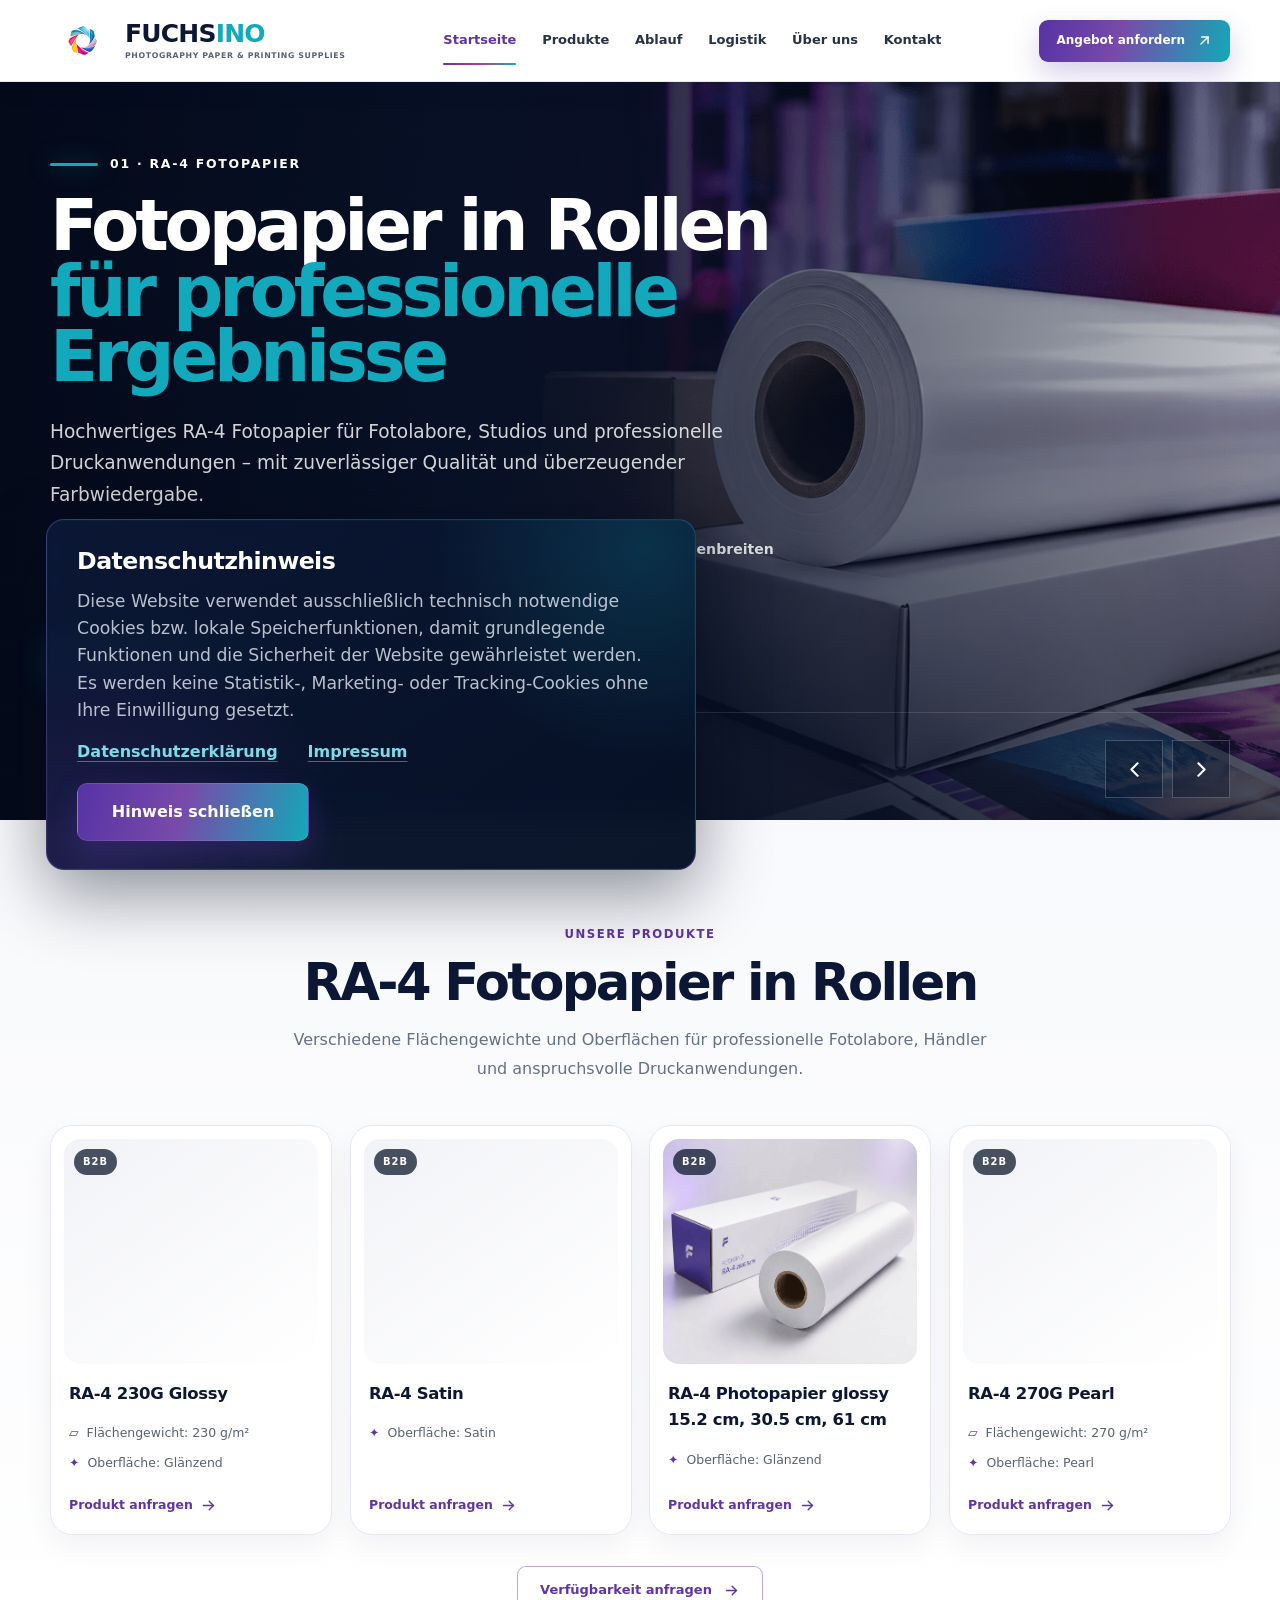
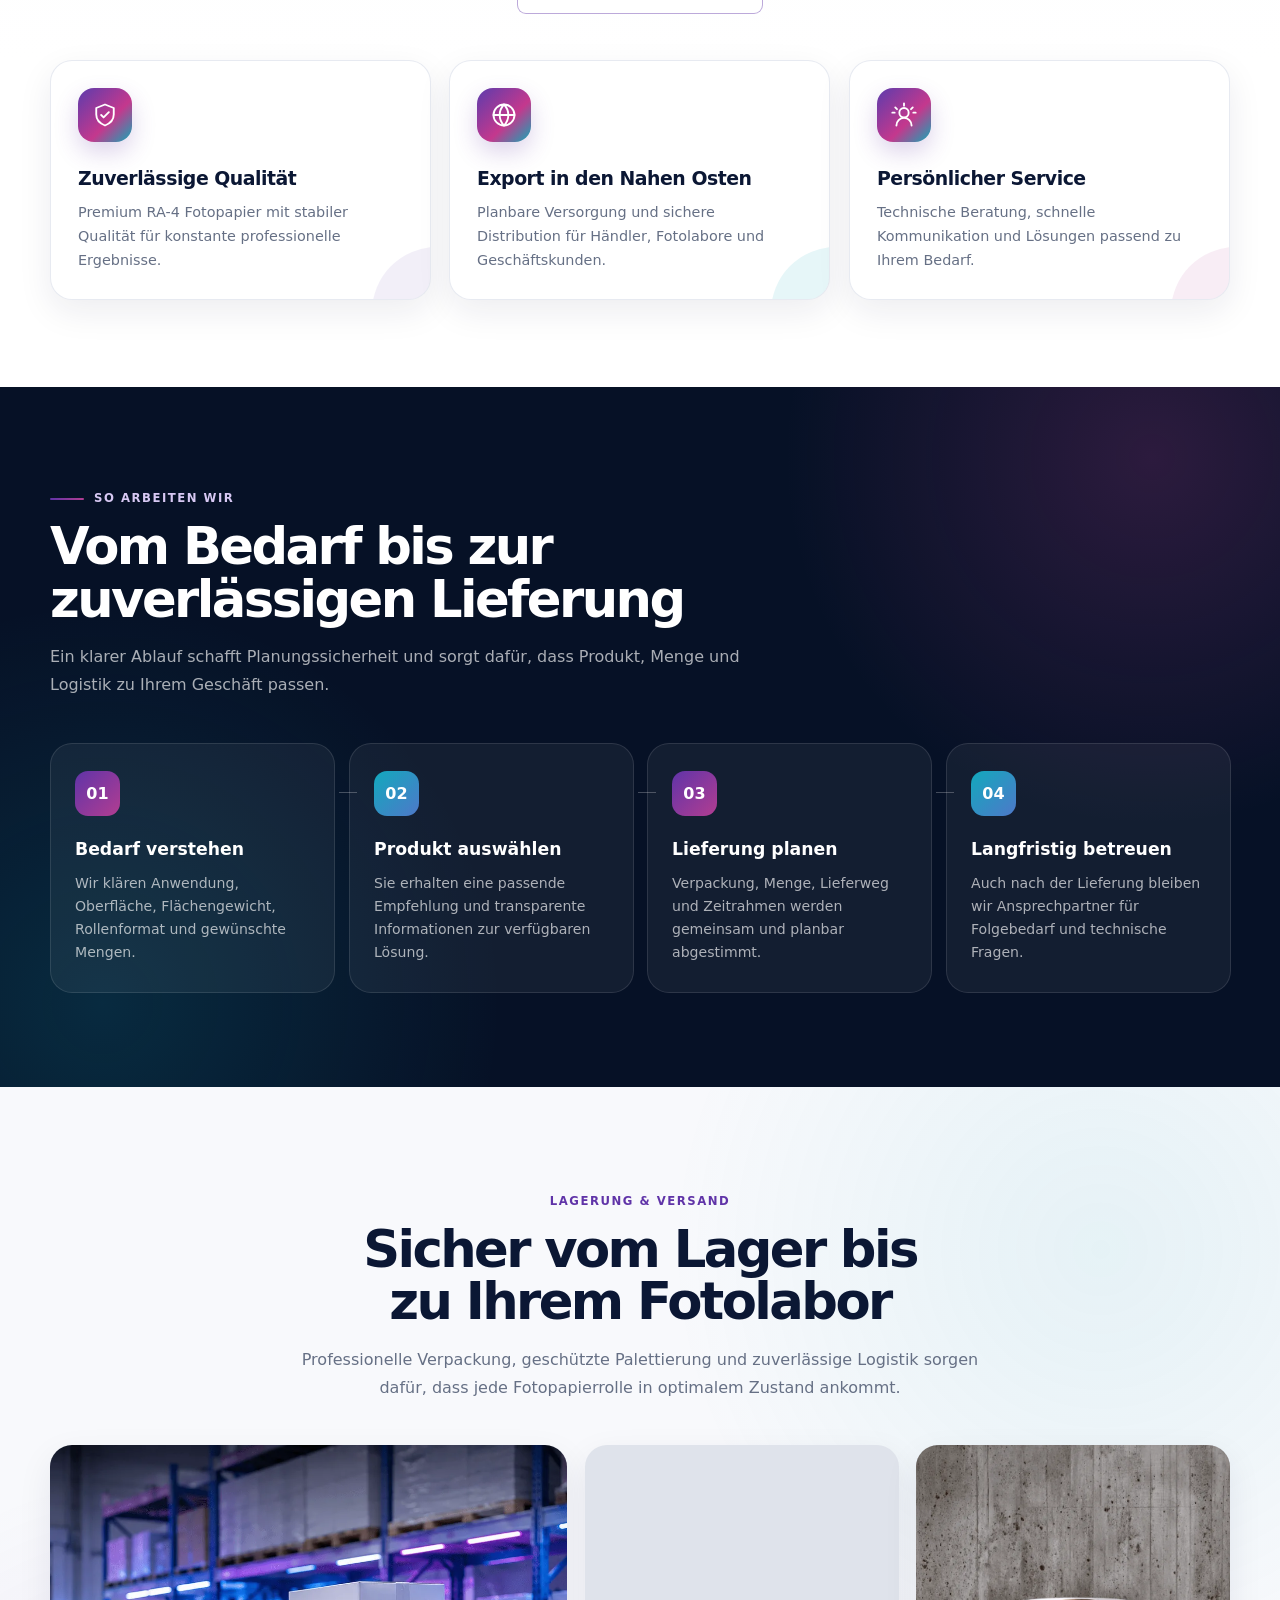
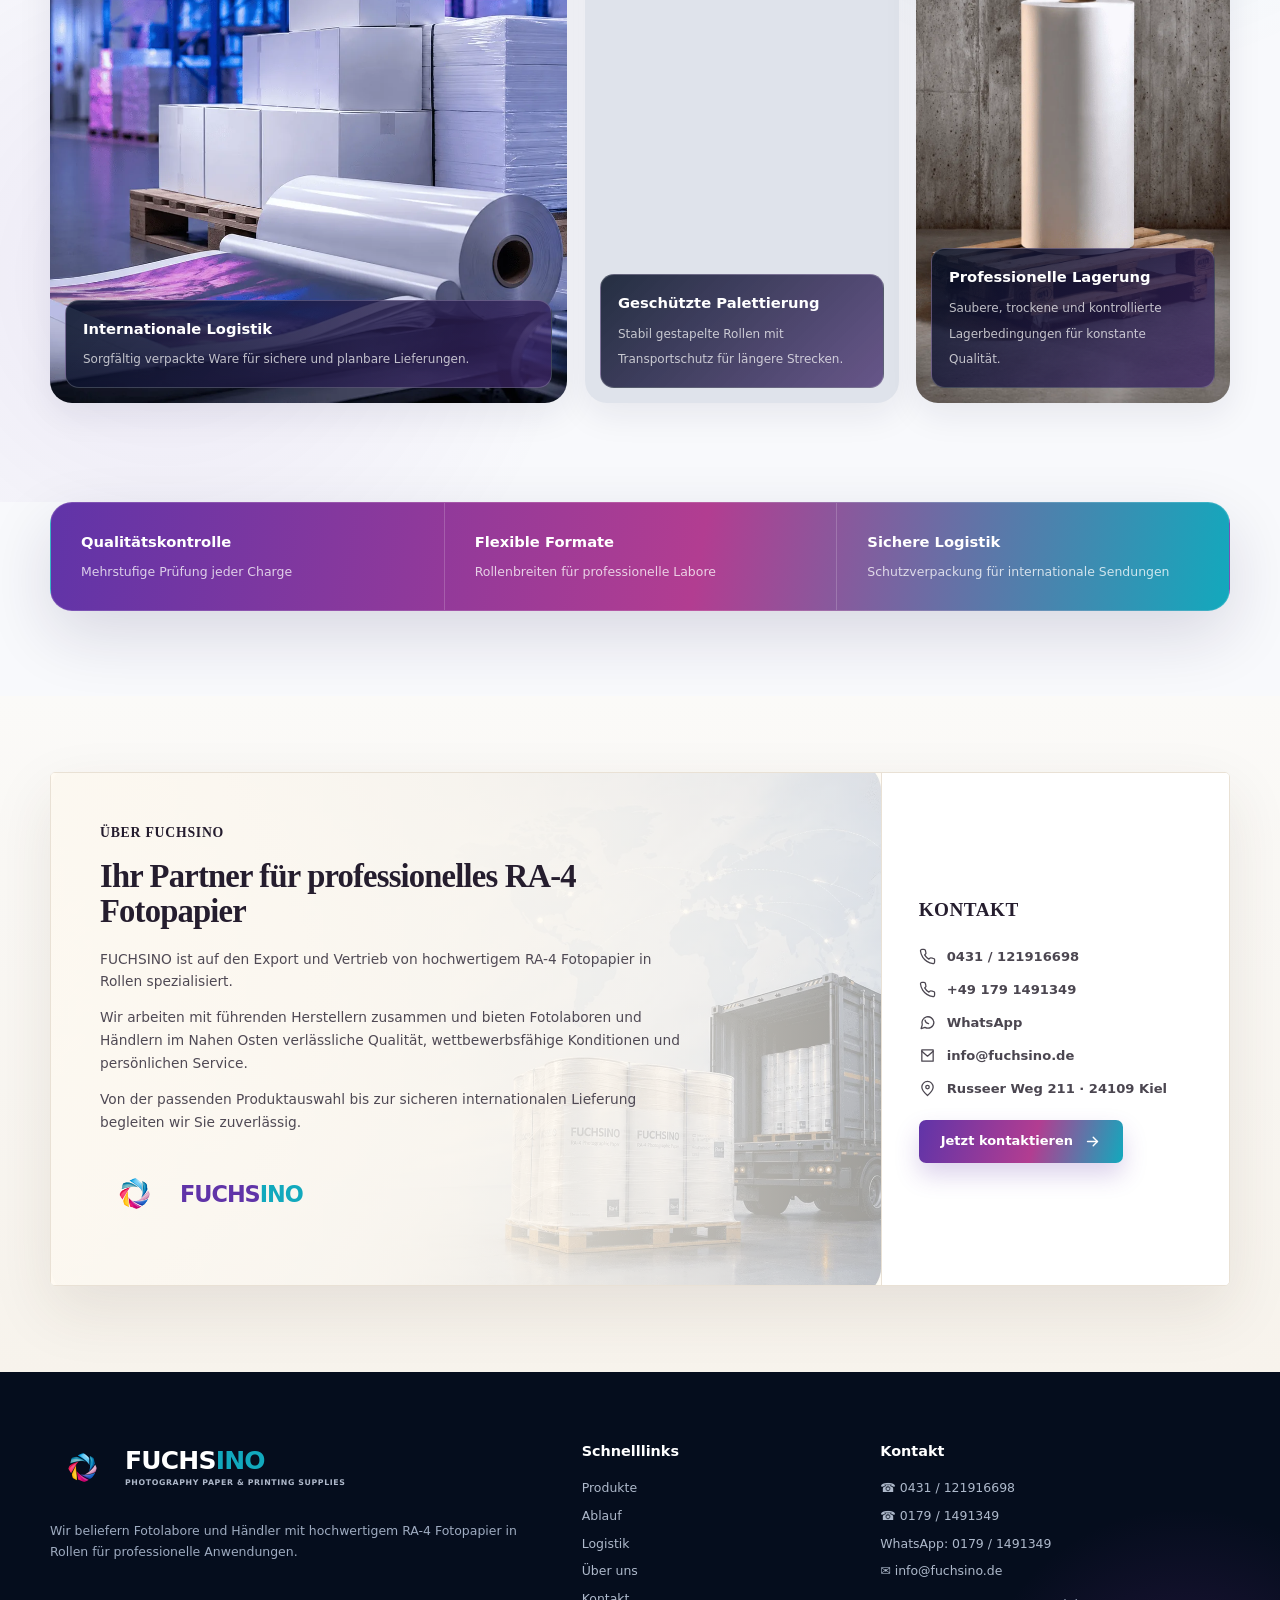
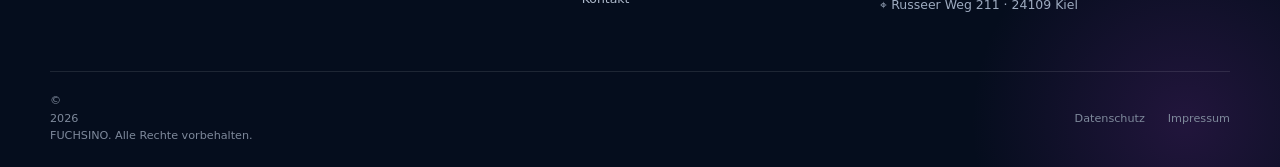
<file: Index.html>
<!doctype html>
<html lang="de">
<head>
<meta charset="utf-8"/>
<meta content="width=device-width, initial-scale=1, viewport-fit=cover" name="viewport"/>
<title>RA-4 Fotopapier &amp; Fotopapierrollen | FUCHSINO</title>
<meta content="FUCHSINO liefert professionelles RA-4 Fotopapier in Rollen für Fotolabore und Händler – mit zuverlässiger Qualität, Beratung und Export in den Nahen Osten." name="description"/>
<meta content="index,follow,max-image-preview:large,max-snippet:-1,max-video-preview:-1" name="robots"/>
<meta content="FUCHSINO" name="author"/>
<meta content="FUCHSINO" name="application-name"/>
<meta content="#081429" name="theme-color"/>
<link href="https://fuchsino.de/" rel="canonical"/>
<link href="https://fuchsino.de/" hreflang="de-DE" rel="alternate"/>
<link href="https://fuchsino.de/" hreflang="x-default" rel="alternate"/>
<link href="favicon.ico?v=2" rel="icon" sizes="any"/>
<link href="favicon-32x32.png?v=2" rel="icon" sizes="32x32" type="image/png"/>
<link href="apple-touch-icon.png?v=2" rel="apple-touch-icon" sizes="180x180"/>
<link href="site.webmanifest" rel="manifest"/>
<meta content="website" property="og:type"/>
<meta content="de_DE" property="og:locale"/>
<meta content="FUCHSINO" property="og:site_name"/>
<meta content="RA-4 Fotopapier &amp; Fotopapierrollen | FUCHSINO" property="og:title"/>
<meta content="Professionelles RA-4 Fotopapier in Rollen für Fotolabore und Händler – zuverlässige Qualität, Beratung und internationale Logistik." property="og:description"/>
<meta content="https://fuchsino.de/" property="og:url"/>
<meta content="https://fuchsino.de/hero-1-ra4-paper.png" property="og:image"/>
<meta content="1672" property="og:image:width"/>
<meta content="941" property="og:image:height"/>
<meta content="FUCHSINO RA-4 Fotopapier in Rollen" property="og:image:alt"/>
<meta content="summary_large_image" name="twitter:card"/>
<meta content="RA-4 Fotopapier &amp; Fotopapierrollen | FUCHSINO" name="twitter:title"/>
<meta content="Professionelles RA-4 Fotopapier in Rollen mit zuverlässiger Logistik und persönlicher Beratung." name="twitter:description"/>
<meta content="https://fuchsino.de/hero-1-ra4-paper.png" name="twitter:image"/>
<script type="application/ld+json">
  {
    "@context": "https://schema.org",
    "@graph": [
      {
        "@type": "Organization",
        "@id": "https://fuchsino.de/#organization",
        "name": "FUCHSINO",
        "url": "https://fuchsino.de/",
        "logo": {
          "@type": "ImageObject",
          "url": "https://fuchsino.de/logo.png",
          "width": 1024,
          "height": 1024
        },
        "description": "Anbieter von professionellem RA-4 Fotopapier in Rollen für Fotolabore und Händler mit internationaler Logistik.",
        "email": "info@fuchsino.de",
        "telephone": "+49 179 1491349",
        "address": {
          "@type": "PostalAddress",
          "streetAddress": "Russeer Weg 211",
          "postalCode": "24109",
          "addressLocality": "Kiel",
          "addressCountry": "DE"
        },
        "contactPoint": [
          {
            "@type": "ContactPoint",
            "telephone": "+49 431 121916698",
            "contactType": "customer service",
            "email": "info@fuchsino.de",
            "availableLanguage": ["de"]
          },
          {
            "@type": "ContactPoint",
            "telephone": "+49 179 1491349",
            "contactType": "sales",
            "email": "info@fuchsino.de",
            "availableLanguage": ["de"]
          }
        ],
        "areaServed": ["DE", "IQ", "Middle East"]
      },
      {
        "@type": "WebSite",
        "@id": "https://fuchsino.de/#website",
        "url": "https://fuchsino.de/",
        "name": "FUCHSINO",
        "publisher": {"@id": "https://fuchsino.de/#organization"},
        "inLanguage": "de-DE"
      },
      {
        "@type": "WebPage",
        "@id": "https://fuchsino.de/#webpage",
        "url": "https://fuchsino.de/",
        "name": "RA-4 Fotopapier & Fotopapierrollen | FUCHSINO",
        "isPartOf": {"@id": "https://fuchsino.de/#website"},
        "about": {"@id": "https://fuchsino.de/#organization"},
        "description": "Professionelles RA-4 Fotopapier in Rollen für Fotolabore und Händler mit zuverlässiger Qualität, Beratung und internationaler Logistik.",
        "inLanguage": "de-DE"
      }
    ]
  }
  </script>
<link as="image" fetchpriority="high" href="hero-1-ra4-paper-mobile.webp" media="(max-width: 620px)" rel="preload" type="image/webp"/>
<link as="image" fetchpriority="high" href="hero-1-ra4-paper.webp" media="(min-width: 621px)" rel="preload" type="image/webp"/>
<style>
    :root {
      --ink: #0b1734;
      --muted: #667085;
      --line: #e5e8f0;
      --surface: #ffffff;
      --soft: #f7f8fc;
      --soft-purple: #f6f2fb;
      --purple: #6034a8;
      --purple-deep: #432276;
      --magenta: #b23d91;
      --cyan: #12a9bd;
      --orange: #f19b3b;
      --navy: #061126;
      --navy-soft: #101b34;
      --shadow-sm: 0 12px 34px rgba(25, 24, 69, .08);
      --shadow-md: 0 24px 65px rgba(25, 24, 69, .14);
      --radius-sm: 14px;
      --radius-md: 22px;
      --radius-lg: 32px;
      --max: 1180px;
    }

    * { box-sizing: border-box; }
    html { scroll-behavior: smooth; scroll-padding-top: 86px; }
    body {
      margin: 0;
      min-width: 320px;
      color: var(--ink);
      background: #fff;
      font-family: Inter, ui-sans-serif, system-ui, -apple-system, BlinkMacSystemFont, "Segoe UI", sans-serif;
      line-height: 1.6;
      -webkit-font-smoothing: antialiased;
      overflow-x: hidden;
    }
    body.menu-open { overflow: hidden; }
    img, svg { display: block; max-width: 100%; }
    a { color: inherit; text-decoration: none; }
    button, input, select, textarea { font: inherit; }
    button, a { -webkit-tap-highlight-color: transparent; }
    :focus-visible { outline: 3px solid rgba(18,169,189,.45); outline-offset: 3px; }
    .container { width: min(calc(100% - 44px), var(--max)); margin-inline: auto; }
    .skip-link { position: fixed; left: 16px; top: -80px; z-index: 999; padding: 11px 16px; border-radius: 10px; color: #fff; background: var(--purple); transition: top .2s; }
    .skip-link:focus { top: 14px; }

    .site-header {
      position: fixed;
      inset: 0 0 auto;
      z-index: 100;
      height: 82px;
      display: flex;
      align-items: center;
      background: #fff;
      border-bottom: 1px solid rgba(229,232,240,.9);
      box-shadow: 0 8px 30px rgba(21,23,57,.045);
      transition: background-color .35s ease, border-color .35s ease, box-shadow .35s ease, transform .35s ease;
    }
    .site-header.is-scrolled {
      background: #fff;
      border-bottom-color: rgba(218,222,233,.96);
      box-shadow: 0 12px 38px rgba(21,23,57,.095);
    }
    .nav-shell {
      display: grid;
      grid-template-columns: auto minmax(0,1fr) auto;
      align-items: center;
      gap: clamp(18px,2.4vw,36px);
    }
    .brand { display: inline-flex; align-items: center; gap: 11px; flex: 0 0 auto; }
    .brand-logo { display: block; width: auto; height: 64px; max-width: 240px; object-fit: contain; transition: transform .45s cubic-bezier(.22,1,.36,1); }
    .brand:hover .brand-logo { transform: scale(1.035); }
    .brand-copy { display: grid; line-height: 1; }
    .brand-copy strong { font-size: 25px; letter-spacing: -.8px; }
    .brand-copy strong span { color: var(--cyan); }
    .brand-copy small { margin-top: 6px; color: #586174; font-size: 7.8px; font-weight: 700; letter-spacing: .08em; }
    .main-nav {
      min-width: 0;
      display: flex;
      align-items: center;
      justify-content: center;
      justify-self: center;
      gap: clamp(15px,1.7vw,27px);
      margin: 0;
    }
    .main-nav a {
      position: relative;
      min-height: 82px;
      display: inline-flex;
      align-items: center;
      padding: 0 2px;
      color: #273147;
      font-size: 13px;
      font-weight: 650;
      white-space: nowrap;
      transition: color .28s ease, transform .28s ease;
    }
    .main-nav a::after { content: ""; position: absolute; left: 2px; right: calc(100% - 2px); bottom: 17px; height: 2px; border-radius: 999px; background: linear-gradient(90deg,var(--purple),var(--magenta),var(--cyan)); transition: right .22s ease; }
    .main-nav a:hover, .main-nav a.active { color: var(--purple); }
    .main-nav a:hover { transform: translateY(-1px); }
    .main-nav a:hover::after, .main-nav a.active::after { right: 2px; }
    .nav-actions { display: flex; align-items: center; justify-self: end; gap: 10px; }
    .lang-btn { min-height: 40px; padding: 0 11px; border: 1px solid var(--line); border-radius: 9px; color: #30394d; background: #fff; font-size: 12px; }
    .menu-toggle { display: none; width: 44px; height: 44px; margin-left: auto; padding: 0; border: 1px solid var(--line); border-radius: 11px; background: #fff; cursor: pointer; }
    .menu-toggle span { display: block; width: 23px; height: 2px; margin: 5px auto; border-radius: 2px; background: var(--ink); transition: transform .2s, opacity .2s; }
    .menu-toggle[aria-expanded="true"] span:nth-child(1) { transform: translateY(7px) rotate(45deg); }
    .menu-toggle[aria-expanded="true"] span:nth-child(2) { opacity: 0; }
    .menu-toggle[aria-expanded="true"] span:nth-child(3) { transform: translateY(-7px) rotate(-45deg); }

    .btn { display: inline-flex; align-items: center; justify-content: center; gap: 11px; min-height: 48px; padding: 0 22px; border: 0; border-radius: 9px; font-size: 13px; font-weight: 750; cursor: pointer; transition: transform .32s cubic-bezier(.22,1,.36,1), box-shadow .32s ease, background .32s ease, border-color .32s ease; }
    .arrow-icon { flex: 0 0 auto; width: 17px; height: 17px; fill: none; stroke: currentColor; stroke-width: 2; stroke-linecap: round; stroke-linejoin: round; }
    .btn:hover { transform: translateY(-3px); }
    .btn:active { transform: translateY(-1px) scale(.99); }
    .btn .arrow-icon, .product-card a .arrow-icon { transition: transform .3s cubic-bezier(.22,1,.36,1); }
    .btn:hover .arrow-icon, .product-card a:hover .arrow-icon { transform: translateX(4px); }
    .btn-primary { color: #fff; background: linear-gradient(105deg, #5633a5, #784aaa 42%, #13a9b8); box-shadow: 0 12px 28px rgba(87,56,164,.24); }
    .btn-primary:hover { box-shadow: 0 17px 35px rgba(87,56,164,.32); }
    .btn-secondary { color: var(--ink); border: 1px solid #d2d6e1; background: rgba(255,255,255,.9); }
    .btn-outline { color: var(--purple); border: 1px solid rgba(96,52,168,.42); background: #fff; }
    .btn-small { min-height: 42px; padding-inline: 17px; font-size: 12px; }

    /* Hero */
    .hero-slider { position: relative; min-height: 820px; overflow: hidden; color: #fff; background: var(--navy); isolation: isolate; }
    .hero-track, .hero-slide, .hero-media { position: absolute; inset: 0; }
    .hero-slide { --accent: var(--cyan); opacity: 0; visibility: hidden; pointer-events: none; transform: scale(1.025); transition: opacity .75s ease, visibility .75s ease, transform 5.5s ease; }
    .hero-slide:nth-child(2) { --accent: var(--magenta); }
    .hero-slide:nth-child(3) { --accent: var(--orange); }
    .hero-slide.is-active { opacity: 1; visibility: visible; pointer-events: auto; transform: scale(1); z-index: 2; }
    .hero-media { z-index: -3; }
    .hero-media picture { display: block; width: 100%; height: 100%; }
    .hero-media img { width: 100%; height: 100%; object-fit: cover; object-position: center; }
    .hero-slide::before { content: ""; position: absolute; inset: 0; z-index: -2; background: linear-gradient(90deg, rgba(4,10,26,.96) 0%, rgba(7,17,39,.91) 37%, rgba(9,20,43,.57) 61%, rgba(9,20,43,.12) 100%), linear-gradient(180deg, rgba(4,10,26,.18), rgba(4,10,26,.12) 48%, rgba(4,10,26,.68)); }
    .hero-slide::after { content: ""; position: absolute; inset: 0; z-index: -1; opacity: .13; background-image: linear-gradient(rgba(255,255,255,.05) 1px, transparent 1px), linear-gradient(90deg,rgba(255,255,255,.05) 1px,transparent 1px); background-size: 64px 64px; mask-image: linear-gradient(90deg,#000,transparent 78%); }
    .hero-inner { position: relative; z-index: 3; min-height: 820px; display: flex; align-items: center; padding-top: 145px; padding-bottom: 145px; }
    .hero-content { width: min(100%, 780px); }
    .hero-slide .hero-kicker,
    .hero-slide .hero-title,
    .hero-slide .hero-copy,
    .hero-slide .hero-meta,
    .hero-slide .hero-actions {
      opacity: 0;
      transform: translateY(24px);
      transition: opacity .72s ease, transform .72s cubic-bezier(.22,1,.36,1);
    }
    body.is-ready .hero-slide.is-active .hero-kicker,
    body.is-ready .hero-slide.is-active .hero-title,
    body.is-ready .hero-slide.is-active .hero-copy,
    body.is-ready .hero-slide.is-active .hero-meta,
    body.is-ready .hero-slide.is-active .hero-actions { opacity: 1; transform: none; }
    body.is-ready .hero-slide.is-active .hero-kicker { transition-delay: .10s; }
    body.is-ready .hero-slide.is-active .hero-title { transition-delay: .18s; }
    body.is-ready .hero-slide.is-active .hero-copy { transition-delay: .28s; }
    body.is-ready .hero-slide.is-active .hero-meta { transition-delay: .38s; }
    body.is-ready .hero-slide.is-active .hero-actions { transition-delay: .48s; }
    .hero-kicker { display: inline-flex; align-items: center; gap: 12px; margin: 0 0 20px; color: #fff; font-size: .78rem; font-weight: 850; letter-spacing: .14em; text-transform: uppercase; }
    .hero-kicker::before { content: ""; width: 48px; height: 3px; border-radius: 999px; background: var(--accent); box-shadow: 0 0 22px color-mix(in srgb, var(--accent) 60%, transparent); }
    .hero-title { margin: 0; max-width: 900px; font-size: clamp(3.1rem,6vw,6.4rem); line-height: .93; letter-spacing: -.06em; text-wrap: balance; }
    .hero-title.long { font-size: clamp(2.9rem,5.5vw,5.8rem); }
    .hero-title span { display: block; color: var(--accent); }
    .hero-copy { max-width: 680px; margin: 25px 0 0; color: rgba(255,255,255,.82); font-size: clamp(1rem,1.45vw,1.17rem); line-height: 1.72; }
    .hero-meta { display: flex; flex-wrap: wrap; gap: 10px 22px; max-width: 800px; margin-top: 27px; }
    .hero-meta span { display: inline-flex; align-items: center; gap: 8px; color: rgba(255,255,255,.82); font-size: .88rem; font-weight: 650; }
    .hero-meta span::before { content: "✓"; display: grid; place-items: center; flex: 0 0 21px; width: 21px; height: 21px; border-radius: 50%; color: #fff; background: var(--accent); font-size: .68rem; font-weight: 900; }
    .hero-actions { display: flex; flex-wrap: wrap; gap: 12px; margin-top: 31px; }
    .hero-slider .btn-primary { background: var(--accent); box-shadow: 0 14px 32px color-mix(in srgb, var(--accent) 28%, transparent); }
    .hero-slider .btn-secondary { color: #fff; border-color: rgba(255,255,255,.34); background: rgba(7,17,39,.38); }
    .hero-controls { position: absolute; z-index: 20; left: 50%; bottom: 22px; width: min(calc(100% - 44px), var(--max)); min-height: 86px; transform: translateX(-50%); display: flex; align-items: flex-end; justify-content: space-between; gap: 22px; padding-top: 22px; border-top: 1px solid rgba(255,255,255,.12); pointer-events: none; }
    .hero-dots, .hero-nav { display: flex; align-items: center; pointer-events: auto; }
    .hero-dots { gap: 11px; padding-bottom: 28px; }
    .hero-dot { position: relative; width: 66px; height: 5px; padding: 0; border: 0; overflow: hidden; background: rgba(255,255,255,.28); cursor: pointer; }
    .hero-dot::after { content: ""; position: absolute; inset: 0; background: #fff; transform: scaleX(0); transform-origin: left; }
    .hero-dot.is-active::after { animation: heroProgress 5s linear forwards; }
    .hero-nav { gap: 9px; margin-left: auto; }
    .hero-arrow { display: grid; place-items: center; width: 58px; height: 58px; padding: 0; border: 1px solid rgba(255,255,255,.22); color: #fff; background: rgba(7,17,39,.4); cursor: pointer; transition: .2s; }
    .hero-arrow svg { width: 25px; height: 25px; fill: none; stroke: currentColor; stroke-width: 2; stroke-linecap: round; stroke-linejoin: round; }
    .hero-arrow:hover { border-color: var(--cyan); background: var(--cyan); }
    .hero-count { position: absolute; left: 0; bottom: 0; color: rgba(255,255,255,.54); font-size: .7rem; font-weight: 800; letter-spacing: .14em; }
    .hero-count strong { color: #fff; font-size: .84rem; }
    @keyframes heroProgress { to { transform: scaleX(1); } }

    /* Shared section styles */
    section { position: relative; }
    .section-shell { padding: 96px 0; }
    .section-kicker { display: inline-flex; align-items: center; gap: 10px; margin: 0 0 12px; color: var(--purple); font-size: .73rem; font-weight: 850; letter-spacing: .13em; text-transform: uppercase; }
    .section-kicker::before { content: ""; width: 34px; height: 2px; border-radius: 99px; background: linear-gradient(90deg,var(--purple),var(--magenta)); }
    .section-kicker.centered { justify-content: center; }
    .section-kicker.centered::before { display: none; }
    .section-title { margin: 0; max-width: 800px; font-size: clamp(2.2rem,4vw,4.15rem); line-height: 1.03; letter-spacing: -.05em; text-wrap: balance; }
    .section-intro { max-width: 720px; margin: 18px 0 0; color: var(--muted); font-size: 1rem; line-height: 1.76; }
    .section-head { max-width: 800px; margin: 0 auto 42px; text-align: center; }
    .section-head .section-intro { margin-inline: auto; }

    /* Value strip */
    .feature-strip { z-index: 5; margin-top: 0; padding: 0 0 86px; background: #fff; }
    .feature-grid { display: grid; grid-template-columns: repeat(3,1fr); gap: 18px; }
    .feature-card { position: relative; min-height: 165px; padding: 27px; border: 1px solid rgba(229,232,240,.9); border-radius: var(--radius-md); background: #fff; box-shadow: var(--shadow-sm); overflow: hidden; transition: transform .25s, box-shadow .25s, border-color .25s; }
    .feature-card::after { content: ""; position: absolute; width: 130px; height: 130px; right: -72px; bottom: -78px; border-radius: 50%; background: rgba(96,52,168,.08); transition: transform .3s; }
    .feature-card:nth-child(2)::after { background: rgba(18,169,189,.10); }
    .feature-card:nth-child(3)::after { background: rgba(178,61,145,.09); }
    .feature-card:hover { transform: translateY(-6px); border-color: rgba(96,52,168,.25); box-shadow: var(--shadow-md); }
    .feature-card:hover::after { transform: scale(1.3); }
    .icon-orb { width: 54px; height: 54px; display: grid; place-items: center; margin-bottom: 21px; border-radius: 16px; background: linear-gradient(135deg,#5c3cad,#c4388d 60%,#12a8b6); box-shadow: 0 10px 23px rgba(102,54,164,.22); }
    .icon-orb svg { width: 28px; height: 28px; fill: none; stroke: #fff; stroke-width: 1.6; stroke-linecap: round; stroke-linejoin: round; }
    .feature-card h2 { margin: 0 0 8px; font-size: 1.18rem; letter-spacing: -.025em; }
    .feature-card p { margin: 0; color: var(--muted); font-size: .9rem; line-height: 1.65; }

    /* About — inspired by the compact Über-uns/contact layout */
    .about-section {
      padding: 76px 0 86px;
      background: linear-gradient(180deg,#fbfaf8,#f7f3ec);
    }
    .about-panel {
      display: grid;
      grid-template-columns: minmax(0,1.62fr) minmax(300px,.68fr);
      min-height: 338px;
      overflow: hidden;
      border: 1px solid #e9e1d5;
      border-radius: 5px;
      background: #fff;
      box-shadow: 0 24px 62px rgba(66,50,31,.10);
    }
    .about-story {
      position: relative;
      display: flex;
      align-items: center;
      min-width: 0;
      padding: clamp(31px,4.2vw,49px);
      isolation: isolate;
      background: #eee8de;
    }
    .about-story::before {
      content: "";
      position: absolute;
      inset: 0;
      z-index: -3;
      background: url("uber.webp") center / cover no-repeat;
    }
    .about-story::after {
      content: "";
      position: absolute;
      inset: 0;
      z-index: -2;
      background: linear-gradient(90deg,rgba(255,250,241,.95) 0%,rgba(255,250,241,.88) 49%,rgba(255,250,241,.62) 100%);
    }
    .about-story-content { max-width: 610px; }
    .about-eyebrow {
      margin: 0 0 15px;
      color: #241c2e;
      font-family: Georgia,"Times New Roman",serif;
      font-size: .86rem;
      font-weight: 800;
      letter-spacing: .055em;
      text-transform: uppercase;
    }
    .about-heading {
      margin: 0 0 18px;
      color: #251d2e;
      font-family: Georgia,"Times New Roman",serif;
      font-size: clamp(1.55rem,2.55vw,2.25rem);
      line-height: 1.08;
      letter-spacing: -.025em;
    }
    .about-story p:not(.about-eyebrow) {
      max-width: 585px;
      margin: 0 0 13px;
      color: #4f4954;
      font-size: .86rem;
      line-height: 1.66;
    }
    .about-branding { display: inline-flex; align-items: center; gap: 12px; margin-top: 14px; }
    .about-logo { display: block; width: auto; height: 68px; max-width: 250px; object-fit: contain; }
    .about-wordmark { display: inline-block; color: var(--purple); font-size: 1.4rem; font-weight: 850; letter-spacing: -.045em; }
    .about-wordmark span { color: var(--cyan); }
    .about-contact-box {
      display: flex;
      flex-direction: column;
      justify-content: center;
      padding: clamp(29px,3.4vw,42px) clamp(25px,3vw,37px);
      border-left: 1px solid #e9e1d5;
      background: rgba(255,255,255,.97);
    }
    .about-contact-box h3 {
      margin: 0 0 20px;
      color: #251d2e;
      font-family: Georgia,"Times New Roman",serif;
      font-size: 1.2rem;
      letter-spacing: .025em;
      text-transform: uppercase;
    }
    .about-contact-list { display: grid; gap: 12px; margin-bottom: 21px; }
    .about-contact-item {
      display: flex;
      align-items: center;
      gap: 11px;
      color: #4b4650;
      font-size: .82rem;
      font-weight: 650;
    }
    .about-contact-item svg {
      flex: 0 0 17px;
      width: 17px;
      height: 17px;
      fill: none;
      stroke: currentColor;
      stroke-width: 1.8;
      stroke-linecap: round;
      stroke-linejoin: round;
    }
    .about-contact-cta {
      width: max-content;
      min-width: 172px;
      min-height: 43px;
      border-radius: 7px;
      color: #fff;
      background: linear-gradient(105deg,var(--purple),var(--magenta) 56%,var(--cyan));
      box-shadow: 0 12px 25px rgba(96,52,168,.22);
    }

    /* Products */
    .products-section { padding: 100px 0 46px; background: linear-gradient(180deg,#f8f9fc,#fff); }
    .product-grid { display: grid; grid-template-columns: repeat(4,1fr); gap: 18px; }
    .product-card { position: relative; display: flex; flex-direction: column; min-width: 0; padding: 13px 13px 19px; border: 1px solid var(--line); border-radius: var(--radius-md); background: #fff; box-shadow: 0 11px 28px rgba(30,27,74,.055); overflow: hidden; transition: transform .25s, box-shadow .25s, border-color .25s; }
    .product-card:hover { transform: translateY(-7px); border-color: rgba(96,52,168,.28); box-shadow: var(--shadow-md); }
    .product-card::before { content: "B2B"; position: absolute; z-index: 3; top: 23px; left: 23px; padding: 5px 9px; border-radius: 999px; color: #fff; background: rgba(6,17,38,.72); font-size: .62rem; font-weight: 850; letter-spacing: .1em; }
    .product-img { height: 225px; overflow: hidden; border-radius: 16px; background: linear-gradient(145deg,#f2f3f7,#fff); }
    .product-img img { width: 100%; height: 100%; object-fit: cover; transition: transform .45s ease; }
    .product-card:hover .product-img img { transform: scale(1.045); }
    .product-card h3 { margin: 17px 5px 11px; font-size: 1.03rem; letter-spacing: -.02em; }
    .product-card p { display: flex; align-items: center; gap: 8px; margin: 5px; color: #596174; font-size: .78rem; }
    .product-card p span { color: var(--purple); font-weight: 900; }
    .product-card a { display: inline-flex; align-items: center; gap: 7px; width: max-content; margin: auto 5px 0; padding-top: 17px; color: var(--purple); font-size: .78rem; font-weight: 800; }
    .products-cta { margin-top: 31px; text-align: center; }

    /* Process */
    .process-section { padding: 95px 0; color: #fff; background: radial-gradient(circle at 90% 10%,rgba(178,61,145,.22),transparent 28%), radial-gradient(circle at 8% 88%,rgba(18,169,189,.17),transparent 30%), var(--navy); }
    .process-section .section-kicker { color: #d7c8f3; }
    .process-section .section-title { max-width: 760px; }
    .process-section .section-intro { color: rgba(255,255,255,.66); }
    .process-grid { display: grid; grid-template-columns: repeat(4,1fr); gap: 14px; margin-top: 43px; }
    .process-card { position: relative; min-height: 245px; padding: 27px 24px; border: 1px solid rgba(255,255,255,.11); border-radius: var(--radius-md); background: rgba(255,255,255,.055); transition: transform .38s cubic-bezier(.22,1,.36,1), border-color .38s ease, background .38s ease; }
    .process-card:hover { transform: translateY(-6px); border-color: rgba(255,255,255,.22); background: rgba(255,255,255,.085); }
    .process-step { transition: transform .38s cubic-bezier(.22,1,.36,1); }
    .process-card:hover .process-step { transform: rotate(-4deg) scale(1.06); }
    .process-card::after { content: ""; position: absolute; top: 48px; left: calc(100% + 5px); width: 18px; height: 1px; background: rgba(255,255,255,.25); }
    .process-card:last-child::after { display: none; }
    .process-step { display: grid; place-items: center; width: 45px; height: 45px; border-radius: 13px; background: linear-gradient(135deg,var(--purple),var(--magenta)); font-weight: 900; }
    .process-card:nth-child(even) .process-step { background: linear-gradient(135deg,var(--cyan),#4e78c9); }
    .process-card h3 { margin: 20px 0 8px; font-size: 1.08rem; }
    .process-card p { margin: 0; color: rgba(255,255,255,.66); font-size: .88rem; line-height: 1.65; }

    /* Logistics */
    .logistics-section { padding: 100px 0; background: radial-gradient(circle at 86% 16%,rgba(38,170,188,.09),transparent 31%), radial-gradient(circle at 13% 78%,rgba(110,56,173,.09),transparent 30%), #f8f9fc; }
    .logistics-grid { display: grid; grid-template-columns: 1.35fr .82fr .82fr; gap: 18px; }
    .logistics-card { position: relative; min-height: 380px; overflow: hidden; border-radius: var(--radius-md); background: #dfe3eb; box-shadow: var(--shadow-sm); transition: transform .42s cubic-bezier(.22,1,.36,1), box-shadow .42s ease; }
    .logistics-card:hover { transform: translateY(-5px); box-shadow: var(--shadow-md); }
    .logistics-card img { width: 100%; height: 100%; object-fit: cover; transition: transform .65s ease; }
    .logistics-card:hover img { transform: scale(1.045); }
    .logistics-card:nth-child(1) img { object-position: center 50%; }
    .logistics-card:nth-child(2) img { object-position: center 54%; }
    .logistics-card:nth-child(3) img { object-position: center 58%; }
    .logistics-caption { position: absolute; left: 15px; right: 15px; bottom: 15px; padding: 16px 17px; color: #fff; border: 1px solid rgba(255,255,255,.2); border-radius: 14px; background: linear-gradient(135deg,rgba(6,17,38,.86),rgba(63,39,105,.75)); transition: transform .42s cubic-bezier(.22,1,.36,1), background .42s ease; }
    .logistics-card:hover .logistics-caption { transform: translateY(-4px); background: linear-gradient(135deg,rgba(6,17,38,.92),rgba(63,39,105,.84)); }
    .logistics-caption strong { display: block; margin-bottom: 5px; font-size: .92rem; }
    .logistics-caption span { color: rgba(255,255,255,.72); font-size: .75rem; line-height: 1.48; }

    /* Quality */
    .quality-band { padding: 0 0 84px; background: #f8f9fc; }
    .quality-grid { display: grid; grid-template-columns: repeat(3,1fr); overflow: hidden; border: 1px solid rgba(255,255,255,.15); border-radius: var(--radius-md); color: #fff; background: linear-gradient(100deg,var(--purple),var(--magenta) 55%,var(--cyan)); box-shadow: var(--shadow-md); }
    .quality-grid div { position: relative; padding: 27px 30px; }
    .quality-grid div + div { border-left: 1px solid rgba(255,255,255,.18); }
    .quality-grid strong { display: block; margin-bottom: 4px; font-size: .92rem; }
    .quality-grid span { color: rgba(255,255,255,.76); font-size: .78rem; }

    /* Contact */
    .contact-section { padding: 100px 0; background: #fff; }
    .contact-panel { position: relative; overflow: hidden; display: grid; grid-template-columns: .9fr 1.1fr; gap: 58px; padding: clamp(31px,5vw,62px); border-radius: var(--radius-lg); color: #fff; background: radial-gradient(circle at 8% 5%,rgba(18,169,189,.26),transparent 32%), radial-gradient(circle at 92% 92%,rgba(178,61,145,.27),transparent 36%), var(--navy); box-shadow: var(--shadow-md); }
    .contact-panel::after { content: ""; position: absolute; width: 340px; height: 340px; right: -175px; top: -190px; border: 48px solid rgba(255,255,255,.06); border-radius: 50%; }
    .contact-copy, .contact-form { position: relative; z-index: 2; }
    .contact-copy .section-kicker { color: #d8cafa; }
    .contact-copy .section-title { font-size: clamp(2.25rem,4.1vw,4.3rem); }
    .contact-copy .section-intro { color: rgba(255,255,255,.68); }
    .contact-details { display: grid; gap: 11px; margin-top: 31px; }
    .contact-detail { display: flex; align-items: center; gap: 11px; color: rgba(255,255,255,.79); font-size: .88rem; }
    .contact-detail i { display: grid; place-items: center; flex: 0 0 36px; width: 36px; height: 36px; border-radius: 10px; color: #fff; background: rgba(255,255,255,.1); font-style: normal; }
    .contact-form { display: grid; gap: 13px; padding: 25px; border: 1px solid rgba(255,255,255,.12); border-radius: var(--radius-md); background: rgba(255,255,255,.07); }
    .form-row { display: grid; grid-template-columns: 1fr 1fr; gap: 13px; }
    .contact-form label { display: grid; gap: 6px; color: rgba(255,255,255,.78); font-size: .73rem; font-weight: 700; }
    .contact-form input, .contact-form select, .contact-form textarea { width: 100%; border: 1px solid rgba(255,255,255,.14); border-radius: 10px; padding: 12px 13px; color: #fff; background: rgba(255,255,255,.08); outline: none; }
    .contact-form input::placeholder, .contact-form textarea::placeholder { color: rgba(255,255,255,.4); }
    .contact-form select option { color: var(--ink); background: #fff; }
    .contact-form input:focus, .contact-form select:focus, .contact-form textarea:focus { border-color: var(--cyan); box-shadow: 0 0 0 4px rgba(18,169,189,.12); }
    .contact-form textarea { min-height: 120px; resize: vertical; }
    .form-note { margin: 0; color: rgba(255,255,255,.48); font-size: .66rem; text-align: center; }

    /* Footer */
    .site-footer { position: relative; overflow: hidden; padding: 64px 0 22px; color: #fff; background: #050d1d; }
    .footer-glow { position: absolute; right: -130px; bottom: -180px; width: 450px; height: 450px; border-radius: 50%; background: radial-gradient(circle,rgba(108,43,141,.28),transparent 67%); }
    .footer-grid { position: relative; display: grid; grid-template-columns: 1.25fr .65fr .9fr; gap: 46px; }
    .brand-light .brand-copy strong { color: #fff; }
    .brand-light .brand-copy small { color: #aeb8ca; }
    .footer-brand p, .footer-grid > div > p { color: #9eabc0; font-size: .78rem; line-height: 1.7; }
    .footer-grid h3 { margin: 4px 0 15px; font-size: .9rem; }
    .footer-grid > div:not(:first-child) > a { display: block; width: max-content; margin: 8px 0; color: #aeb9cb; font-size: .78rem; transition: .2s; }
    .footer-grid > div:not(:first-child) > a:hover { color: #fff; transform: translateX(3px); }
    .footer-bottom { position: relative; display: flex; align-items: center; justify-content: space-between; gap: 20px; margin-top: 43px; padding-top: 20px; border-top: 1px solid rgba(255,255,255,.1); color: #7e899b; font-size: .7rem; }
    .footer-bottom span:last-child { display: flex; gap: 23px; }

    .reveal {
      opacity: 0;
      transform: translateY(30px) scale(.985);
      transition: opacity .76s ease, transform .76s cubic-bezier(.22,1,.36,1);
      transition-delay: var(--reveal-delay, 0ms);
      will-change: opacity, transform;
    }
    .reveal.visible { opacity: 1; transform: none; }
    .reveal.visible:hover { transition-delay: 0ms; }

    @media (max-width: 1180px) {
      .nav-shell { gap: 18px; }
      .brand-logo { height: 56px; }
      .brand-copy strong { font-size: 22px; }
      .brand-copy small { font-size: 7px; }
      .main-nav { gap: 14px; }
      .main-nav a { font-size: 12px; }
      .nav-actions .btn { min-height: 40px; padding-inline: 14px; font-size: 11px; }
    }

    @media (max-width: 1020px) {
      .nav-shell { grid-template-columns: auto minmax(0,1fr); }
      .main-nav { justify-self: end; }
      .nav-actions { display: none; }
      .product-grid { grid-template-columns: repeat(2,1fr); }
      .process-grid { grid-template-columns: repeat(2,1fr); }
      .process-card::after { display: none; }
      .logistics-grid { grid-template-columns: 1.2fr 1fr; }
      .logistics-card:first-child { grid-row: 1 / 3; min-height: 570px; }
      .logistics-card:nth-child(2), .logistics-card:nth-child(3) { min-height: 276px; }
      .footer-grid { grid-template-columns: 1.2fr .7fr 1fr; }
    }

    @media (max-width: 880px) {
      html { scroll-padding-top: 72px; }
      .site-header { height: 72px; }
      .container { width: min(calc(100% - 30px),var(--max)); }
      .menu-toggle { display: block; }
      .main-nav { position: fixed; left: 15px; right: 15px; top: 82px; display: grid; gap: 4px; padding: 14px; border: 1px solid var(--line); border-radius: 18px; background: #fff; box-shadow: var(--shadow-md); opacity: 0; visibility: hidden; transform: translateY(-8px); transition: opacity .28s ease, visibility .28s ease, transform .34s cubic-bezier(.22,1,.36,1); }
      .main-nav.open { opacity: 1; visibility: visible; transform: none; }
      .main-nav a { min-height: 46px; display: flex; align-items: center; justify-content: flex-start; padding: 0 14px; border-radius: 10px; background: var(--soft); }
      .main-nav a::after { display: none; }
      .nav-actions { margin-left: 0; }
      .nav-actions .btn { display: none; }
      .hero-slider, .hero-inner { min-height: max(750px,100svh); }
      .hero-inner { padding-top: 118px; padding-bottom: 130px; }
      .hero-title, .hero-title.long { font-size: clamp(2.75rem,12vw,4.8rem); }
      .hero-slide::before { background: linear-gradient(90deg,rgba(4,10,26,.95),rgba(7,17,39,.79) 74%,rgba(7,17,39,.48)); }
      .hero-controls { width: calc(100% - 30px); }
      .about-panel { grid-template-columns: 1fr; }
      .about-contact-box { border-left: 0; border-top: 1px solid #e9e1d5; }
      .feature-grid { grid-template-columns: 1fr; }
      .feature-card { min-height: auto; }
      .contact-panel { grid-template-columns: 1fr; }
      .quality-grid { grid-template-columns: 1fr; }
      .quality-grid div + div { border-left: 0; border-top: 1px solid rgba(255,255,255,.18); }
      .footer-grid { grid-template-columns: repeat(2,1fr); }
    }

    @media (max-width: 620px) {
      .brand { gap: 8px; }
      .brand-logo { height: 52px; max-width: 185px; }
      .brand-copy { min-width: 0; }
      .brand-copy strong { font-size: 22px; }
      .brand-copy small { display: block; max-width: 125px; margin-top: 4px; font-size: 6.6px; line-height: 1.25; letter-spacing: .055em; white-space: normal; }
      .about-branding { gap: 10px; }
      .about-logo { height: 58px; max-width: 210px; }
      .hero-slider, .hero-inner { min-height: max(820px,100svh); }
      .hero-inner { padding-top: 104px; padding-bottom: 112px; }
      .hero-kicker { margin-bottom: 16px; font-size: .68rem; gap: 9px; }
      .hero-kicker::before { width: 32px; }
      .hero-title, .hero-title.long { font-size: clamp(2.3rem,11.5vw,3.55rem); line-height: .98; }
      .hero-copy { margin-top: 20px; font-size: .94rem; }
      .hero-meta { display: grid; grid-template-columns: 1fr 1fr; gap: 8px 9px; margin-top: 23px; }
      .hero-meta span { align-items: flex-start; font-size: .75rem; }
      .hero-actions { display: grid; grid-template-columns: 1fr; margin-top: 25px; }
      .hero-actions .btn { width: 100%; }
      .hero-controls { bottom: 14px; min-height: 70px; padding-top: 16px; }
      .hero-dots { gap: 7px; padding-bottom: 18px; }
      .hero-dot { width: clamp(34px,11vw,46px); height: 4px; }
      .hero-arrow { width: 46px; height: 46px; font-size: 1.5rem; }
      .hero-count { display: none; }
      .about-section, .products-section, .process-section, .logistics-section, .contact-section { padding: 76px 0; }
      .products-section { padding-bottom: 38px; }
      .feature-strip { padding-bottom: 70px; }
      .section-title { font-size: clamp(2.05rem,10vw,3rem); }
      .about-panel { border-radius: 4px; }
      .about-story { min-height: 380px; padding: 30px 23px; align-items: flex-end; }
      .about-story::after { background: linear-gradient(180deg,rgba(255,250,241,.48),rgba(255,250,241,.96) 52%,rgba(255,250,241,.99)); }
      .about-contact-box { padding: 27px 23px; }
      .about-contact-cta { width: 100%; }
      .product-grid, .process-grid, .logistics-grid, .form-row, .footer-grid { grid-template-columns: 1fr; }
      .product-img { height: 255px; }
      .logistics-card, .logistics-card:first-child, .logistics-card:nth-child(2), .logistics-card:nth-child(3) { min-height: 350px; grid-row: auto; }
      .contact-panel { gap: 34px; padding: 28px 20px; border-radius: 23px; }
      .contact-form { padding: 18px; }
      .footer-bottom { align-items: flex-start; flex-direction: column; }
      .footer-bottom span:last-child { flex-direction: column; gap: 7px; }
    }

    @media (prefers-reduced-motion: reduce) {
      *, *::before, *::after { scroll-behavior: auto !important; animation-duration: .001ms !important; animation-iteration-count: 1 !important; transition-duration: .001ms !important; }
    }

    /* Datenschutz-Hinweis beim ersten Besuch – im FUCHSINO Design */
    .privacy-notice {
      position: fixed;
      left: clamp(18px, 3.6vw, 56px);
      bottom: clamp(14px, 2.4vw, 30px);
      z-index: 1500;
      width: min(650px, calc(100vw - 36px));
      padding: 27px 30px 28px;
      overflow: hidden;
      color: #fff;
      background:
        radial-gradient(circle at 92% 8%, rgba(18, 169, 189, .20), transparent 31%),
        radial-gradient(circle at 8% 100%, rgba(96, 52, 168, .24), transparent 36%),
        linear-gradient(145deg, rgba(11, 23, 52, .98), rgba(6, 17, 38, .98));
      border: 1px solid rgba(116, 91, 188, .42);
      border-radius: 18px;
      box-shadow: 0 24px 70px rgba(2, 8, 24, .44), 0 0 0 1px rgba(18, 169, 189, .05) inset;
      backdrop-filter: blur(16px);
      -webkit-backdrop-filter: blur(16px);
      opacity: 0;
      visibility: hidden;
      transform: translateY(18px);
      transition: opacity .28s ease, transform .28s ease, visibility .28s ease;
    }
.privacy-notice.is-visible {
      opacity: 1;
      visibility: visible;
      transform: translateY(0);
    }
    .privacy-notice h2 {
      margin: 0 0 11px;
      color: #fff;
      font-size: clamp(1.28rem, 2vw, 1.48rem);
      line-height: 1.25;
      letter-spacing: -.025em;
    }
    .privacy-notice p {
      margin: 0;
      max-width: 575px;
      color: rgba(235, 240, 250, .78);
      font-size: clamp(.98rem, 1.75vw, 1.08rem);
      line-height: 1.58;
    }
    .privacy-notice-links {
      display: flex;
      flex-wrap: wrap;
      gap: 12px 30px;
      margin: 18px 0 20px;
    }
    .privacy-notice-links a {
      color: #79dce8;
      font-size: 1rem;
      font-weight: 700;
      line-height: 1.3;
      text-decoration: underline;
      text-decoration-color: rgba(121, 220, 232, .45);
      text-underline-offset: 4px;
      transition: color .2s ease, text-decoration-color .2s ease;
    }
    .privacy-notice-links a:hover {
      color: #fff;
      text-decoration-color: #fff;
    }
    .privacy-notice-close {
      min-width: 232px;
      min-height: 58px;
      padding: 0 27px;
      border: 1px solid rgba(255,255,255,.10);
      border-radius: 10px;
      color: #fff;
      background: linear-gradient(105deg, #5633a5, #784aaa 45%, #13a9b8);
      box-shadow: 0 12px 28px rgba(87, 56, 164, .30);
      font-size: 1rem;
      font-weight: 800;
      line-height: 1;
      cursor: pointer;
      transition: transform .25s ease, box-shadow .25s ease, filter .25s ease;
    }
    .privacy-notice-close:hover {
      transform: translateY(-2px);
      box-shadow: 0 17px 34px rgba(87, 56, 164, .40);
      filter: brightness(1.06);
    }
    .privacy-notice-close:active { transform: translateY(0); }
    .privacy-notice-close:focus-visible { outline: 3px solid rgba(121, 220, 232, .55); outline-offset: 3px; }

    @media (max-width: 620px) {
      .privacy-notice {
        left: 12px;
        right: 12px;
        bottom: 12px;
        width: auto;
        padding: 23px 20px 20px;
        border-radius: 15px;
      }
      .privacy-notice p { font-size: .96rem; }
      .privacy-notice-links { gap: 10px 22px; margin: 16px 0 18px; }
      .privacy-notice-close { width: 100%; min-width: 0; min-height: 55px; }
    }

    @media (prefers-reduced-motion: reduce) {
      .privacy-notice { transition: none; transform: none; }
    }

  </style>
<noscript><style>
  .hero-slide.is-active .hero-kicker, .hero-slide.is-active .hero-title, .hero-slide.is-active .hero-copy, .hero-slide.is-active .hero-meta, .hero-slide.is-active .hero-actions { opacity: 1; transform: none; }
  .reveal { opacity: 1; transform: none; }
</style></noscript>
</head>
<body>
<a class="skip-link" href="#main">Zum Inhalt springen</a>
<header class="site-header" id="top">
<div class="nav-shell container">
<a aria-label="FUCHSINO Startseite" class="brand" href="#top">
<img alt="FUCHSINO Logo" class="brand-logo" decoding="async" height="1024" src="logo.png" width="1024"/>
<span class="brand-copy"><strong>FUCHS<span>INO</span></strong><small>PHOTOGRAPHY PAPER &amp; PRINTING SUPPLIES</small></span>
</a>
<button aria-expanded="false" aria-label="Menü öffnen" class="menu-toggle" type="button"><span></span><span></span><span></span></button>
<nav aria-label="Hauptnavigation" class="main-nav">
<a aria-current="page" class="active" href="#top">Startseite</a>
<a href="#products">Produkte</a>
<a href="#process">Ablauf</a>
<a href="#logistics">Logistik</a>
<a href="#about">Über uns</a>
<a href="#contact">Kontakt</a>
</nav>
<div class="nav-actions">
<a class="btn btn-primary btn-small" href="#contact">Angebot anfordern <svg aria-hidden="true" class="arrow-icon" viewbox="0 0 24 24"><path d="M7 17 17 7"></path><path d="M8 7h9v9"></path></svg></a>
</div>
</div>
</header>
<main id="main">
<section aria-label="FUCHSINO Leistungen" aria-roledescription="carousel" class="hero-slider" id="hero">
<div class="hero-track">
<article aria-hidden="false" class="hero-slide is-active" data-slide="0">
<div class="hero-media"><picture><source media="(max-width: 620px)" srcset="hero-1-ra4-paper-mobile.webp" type="image/webp"/><img alt="Hochglänzende RA-4 Fotopapierrolle" decoding="async" fetchpriority="high" height="941" loading="eager" src="hero-1-ra4-paper.webp" width="1672"/></picture></div>
<div class="container hero-inner"><div class="hero-content">
<p class="hero-kicker">01 · RA-4 Fotopapier</p>
<h1 class="hero-title long">Fotopapier in Rollen <span>für professionelle Ergebnisse</span></h1>
<p class="hero-copy">Hochwertiges RA-4 Fotopapier für Fotolabore, Studios und professionelle Druckanwendungen – mit zuverlässiger Qualität und überzeugender Farbwiedergabe.</p>
<div aria-label="Vorteile" class="hero-meta"><span>Konstante Farbtreue</span><span>Glänzende &amp; matte Oberflächen</span><span>Flexible Rollenbreiten</span><span>Professionelle Anwendungen</span></div>
<div class="hero-actions"><a class="btn btn-primary" href="#contact">Angebot anfordern <svg aria-hidden="true" class="arrow-icon" viewbox="0 0 24 24"><path d="M5 12h14"></path><path d="m13 6 6 6-6 6"></path></svg></a><a class="btn btn-secondary" href="#products">Produkte ansehen <svg aria-hidden="true" class="arrow-icon" viewbox="0 0 24 24"><path d="M7 17 17 7"></path><path d="M8 7h9v9"></path></svg></a></div>
</div></div>
</article>
<article aria-hidden="true" class="hero-slide" data-slide="1">
<div class="hero-media"><picture><source media="(max-width: 620px)" srcset="hero-2-export-logistics-mobile.webp" type="image/webp"/><img alt="Verpacktes Fotopapier und Logistik im Lager" decoding="async" height="941" loading="lazy" src="hero-2-export-logistics.webp" width="1672"/></picture></div>
<div class="container hero-inner"><div class="hero-content">
<p class="hero-kicker">02 · Export &amp; Vertrieb</p>
<h2 class="hero-title long">Zuverlässige Versorgung <span>für den Nahen Osten</span></h2>
<p class="hero-copy">FUCHSINO verbindet hochwertige Fotopapier-Produkte mit sicherer Logistik, persönlicher Betreuung und planbaren Lieferlösungen für Geschäftskunden.</p>
<div aria-label="Vorteile" class="hero-meta"><span>Sichere Schutzverpackung</span><span>Planbare Lieferzeiten</span><span>Großhandelslösungen</span><span>Persönliche Betreuung</span></div>
<div class="hero-actions"><a class="btn btn-primary" href="#contact">Lieferung anfragen <svg aria-hidden="true" class="arrow-icon" viewbox="0 0 24 24"><path d="M5 12h14"></path><path d="m13 6 6 6-6 6"></path></svg></a><a class="btn btn-secondary" href="#logistics">Logistik ansehen <svg aria-hidden="true" class="arrow-icon" viewbox="0 0 24 24"><path d="M7 17 17 7"></path><path d="M8 7h9v9"></path></svg></a></div>
</div></div>
</article>
<article aria-hidden="true" class="hero-slide" data-slide="2">
<div class="hero-media"><picture><source media="(max-width: 620px)" srcset="hero-3-quality-service-mobile.webp" type="image/webp"/><img alt="Qualitätsprüfung von professionellen Fotoabzügen" decoding="async" height="941" loading="lazy" src="hero-3-quality-service.webp" width="1672"/></picture></div>
<div class="container hero-inner"><div class="hero-content">
<p class="hero-kicker">03 · Beratung &amp; Service</p>
<h2 class="hero-title">Die passende Lösung <span>für Ihren Bedarf</span></h2>
<p class="hero-copy">Von der Produktauswahl bis zur laufenden Versorgung begleiten wir Sie mit technischer Beratung, Qualitätskontrolle und verlässlichem Kundenservice.</p>
<div aria-label="Vorteile" class="hero-meta"><span>Individuelle Produktempfehlung</span><span>Bedarfs- &amp; Mengenplanung</span><span>Mehrstufige Qualitätskontrolle</span><span>Langfristige Partnerschaft</span></div>
<div class="hero-actions"><a class="btn btn-primary" href="#contact">Beratung vereinbaren <svg aria-hidden="true" class="arrow-icon" viewbox="0 0 24 24"><path d="M5 12h14"></path><path d="m13 6 6 6-6 6"></path></svg></a><a class="btn btn-secondary" href="#about">Über FUCHSINO <svg aria-hidden="true" class="arrow-icon" viewbox="0 0 24 24"><path d="M7 17 17 7"></path><path d="M8 7h9v9"></path></svg></a></div>
</div></div>
</article>
</div>
<div aria-label="Hero-Slider Steuerung" class="hero-controls">
<div aria-label="Hero-Inhalt auswählen" class="hero-dots" role="tablist">
<button aria-label="RA-4 Fotopapier anzeigen" aria-selected="true" class="hero-dot is-active" data-slide-to="0" role="tab" type="button"></button>
<button aria-label="Export und Vertrieb anzeigen" aria-selected="false" class="hero-dot" data-slide-to="1" role="tab" type="button"></button>
<button aria-label="Beratung und Service anzeigen" aria-selected="false" class="hero-dot" data-slide-to="2" role="tab" type="button"></button>
</div>
<div class="hero-nav"><button aria-label="Vorheriger Slide" class="hero-arrow" id="heroPrev" type="button"><svg aria-hidden="true" viewbox="0 0 24 24"><path d="m15 18-6-6 6-6"></path></svg></button><button aria-label="Nächster Slide" class="hero-arrow" id="heroNext" type="button"><svg aria-hidden="true" viewbox="0 0 24 24"><path d="m9 18 6-6-6-6"></path></svg></button></div>
<div aria-live="polite" class="hero-count"><strong id="heroCurrent">01</strong> / 03</div>
</div>
</section>
<section class="products-section" id="products">
<div class="container">
<div class="section-head reveal"><p class="section-kicker centered">Unsere Produkte</p><h2 class="section-title">RA-4 Fotopapier in Rollen</h2><p class="section-intro">Verschiedene Flächengewichte und Oberflächen für professionelle Fotolabore, Händler und anspruchsvolle Druckanwendungen.</p></div>
<div class="product-grid">
<article class="product-card reveal"><div class="product-img"><img alt="FUCHSINO RA-4 230G Glossy Rolle" decoding="async" height="1402" loading="lazy" src="assets/images/Unsere.1.webp" width="1122"/></div><h3>RA-4 230G Glossy</h3><p><span>▱</span>Flächengewicht: 230 g/m²</p><p><span>✦</span>Oberfläche: Glänzend</p><a aria-label="RA-4 230G Glossy anfragen" href="#contact">Produkt anfragen <svg aria-hidden="true" class="arrow-icon" viewbox="0 0 24 24"><path d="M5 12h14"></path><path d="m13 6 6 6-6 6"></path></svg></a></article>
<article class="product-card reveal"><div class="product-img"><img alt="RA-4 Satin Fotopapierrollen" decoding="async" height="1402" loading="lazy" src="assets/images/Unsere.2.webp" width="1122"/></div><h3>RA-4 Satin</h3><p><span>✦</span>Oberfläche: Satin</p><a aria-label="RA-4 Satin anfragen" href="#contact">Produkt anfragen <svg aria-hidden="true" class="arrow-icon" viewbox="0 0 24 24"><path d="M5 12h14"></path><path d="m13 6 6 6-6 6"></path></svg></a></article>
<article class="product-card reveal"><div class="product-img"><img alt="RA-4 Photopapier glossy 15.2 cm, 30.5 cm, 61 cm" decoding="async" height="1402" loading="lazy" src="assets/images/Unsere.3.webp" width="1122"/></div><h3>RA-4 Photopapier glossy 15.2 cm, 30.5 cm, 61 cm</h3><p><span>✦</span>Oberfläche: Glänzend</p><a aria-label="RA-4 Photopapier glossy anfragen" href="#contact">Produkt anfragen <svg aria-hidden="true" class="arrow-icon" viewbox="0 0 24 24"><path d="M5 12h14"></path><path d="m13 6 6 6-6 6"></path></svg></a></article>
<article class="product-card reveal"><div class="product-img"><img alt="RA-4 270G Pearl Fotopapierrolle" decoding="async" height="1402" loading="lazy" src="assets/images/Unsere.4.webp" width="1122"/></div><h3>RA-4 270G Pearl</h3><p><span>▱</span>Flächengewicht: 270 g/m²</p><p><span>✦</span>Oberfläche: Pearl</p><a aria-label="RA-4 270G Pearl anfragen" href="#contact">Produkt anfragen <svg aria-hidden="true" class="arrow-icon" viewbox="0 0 24 24"><path d="M5 12h14"></path><path d="m13 6 6 6-6 6"></path></svg></a></article>
</div>
<div class="products-cta reveal"><a class="btn btn-outline" href="#contact">Verfügbarkeit anfragen <svg aria-hidden="true" class="arrow-icon" viewbox="0 0 24 24"><path d="M5 12h14"></path><path d="m13 6 6 6-6 6"></path></svg></a></div>
</div>
</section>
<section class="feature-strip" id="services">
<div class="container feature-grid">
<article class="feature-card reveal"><div class="icon-orb"><svg aria-hidden="true" viewbox="0 0 24 24"><path d="M12 3 4.5 6v5.6c0 4.7 3.2 7.7 7.5 9.4 4.3-1.7 7.5-4.7 7.5-9.4V6L12 3Z"></path><path d="m8.7 12 2.1 2.1 4.5-4.5"></path></svg></div><h2>Zuverlässige Qualität</h2><p>Premium RA-4 Fotopapier mit stabiler Qualität für konstante professionelle Ergebnisse.</p></article>
<article class="feature-card reveal"><div class="icon-orb"><svg aria-hidden="true" viewbox="0 0 24 24"><circle cx="12" cy="12" r="9"></circle><path d="M3 12h18M12 3c2.4 2.5 3.7 5.5 3.7 9S14.4 18.5 12 21c-2.4-2.5-3.7-5.5-3.7-9S9.6 5.5 12 3Z"></path></svg></div><h2>Export in den Nahen Osten</h2><p>Planbare Versorgung und sichere Distribution für Händler, Fotolabore und Geschäftskunden.</p></article>
<article class="feature-card reveal"><div class="icon-orb"><svg aria-hidden="true" viewbox="0 0 24 24"><circle cx="12" cy="10" r="4"></circle><path d="M5.5 21a6.5 6.5 0 0 1 13 0M12 2v2M4.5 5.5 6 7M19.5 5.5 18 7M2 10h2M20 10h2"></path></svg></div><h2>Persönlicher Service</h2><p>Technische Beratung, schnelle Kommunikation und Lösungen passend zu Ihrem Bedarf.</p></article>
</div>
</section>
<section class="process-section" id="process">
<div class="container">
<p class="section-kicker">So arbeiten wir</p><h2 class="section-title">Vom Bedarf bis zur zuverlässigen Lieferung</h2><p class="section-intro">Ein klarer Ablauf schafft Planungssicherheit und sorgt dafür, dass Produkt, Menge und Logistik zu Ihrem Geschäft passen.</p>
<div class="process-grid">
<article class="process-card reveal"><span class="process-step">01</span><h3>Bedarf verstehen</h3><p>Wir klären Anwendung, Oberfläche, Flächengewicht, Rollenformat und gewünschte Mengen.</p></article>
<article class="process-card reveal"><span class="process-step">02</span><h3>Produkt auswählen</h3><p>Sie erhalten eine passende Empfehlung und transparente Informationen zur verfügbaren Lösung.</p></article>
<article class="process-card reveal"><span class="process-step">03</span><h3>Lieferung planen</h3><p>Verpackung, Menge, Lieferweg und Zeitrahmen werden gemeinsam und planbar abgestimmt.</p></article>
<article class="process-card reveal"><span class="process-step">04</span><h3>Langfristig betreuen</h3><p>Auch nach der Lieferung bleiben wir Ansprechpartner für Folgebedarf und technische Fragen.</p></article>
</div>
</div>
</section>
<section class="logistics-section" id="logistics">
<div class="container">
<div class="section-head reveal"><p class="section-kicker centered">Lagerung &amp; Versand</p><h2 class="section-title">Sicher vom Lager bis zu Ihrem Fotolabor</h2><p class="section-intro">Professionelle Verpackung, geschützte Palettierung und zuverlässige Logistik sorgen dafür, dass jede Fotopapierrolle in optimalem Zustand ankommt.</p></div>
<div class="logistics-grid">
<article class="logistics-card reveal"><img alt="Internationale Logistik" decoding="async" height="1086" loading="lazy" src="assets/images/logistics-international.webp" width="1448"/><div class="logistics-caption"><strong>Internationale Logistik</strong><span>Sorgfältig verpackte Ware für sichere und planbare Lieferungen.</span></div></article>
<article class="logistics-card reveal"><img alt="Geschützte Palettierung" decoding="async" height="1440" loading="lazy" src="assets/images/logistics-palletizing.webp" width="810"/><div class="logistics-caption"><strong>Geschützte Palettierung</strong><span>Stabil gestapelte Rollen mit Transportschutz für längere Strecken.</span></div></article>
<article class="logistics-card reveal"><img alt="Professionelle Lagerung" decoding="async" height="1440" loading="lazy" src="assets/images/logistics-storage.webp" width="810"/><div class="logistics-caption"><strong>Professionelle Lagerung</strong><span>Saubere, trockene und kontrollierte Lagerbedingungen für konstante Qualität.</span></div></article>
</div>
</div>
</section>
<section class="quality-band" id="quality">
<div class="container quality-grid reveal"><div><strong>Qualitätskontrolle</strong><span>Mehrstufige Prüfung jeder Charge</span></div><div><strong>Flexible Formate</strong><span>Rollenbreiten für professionelle Labore</span></div><div><strong>Sichere Logistik</strong><span>Schutzverpackung für internationale Sendungen</span></div></div>
</section>
<section class="about-section" id="about">
<div class="container">
<div class="about-panel reveal">
<div class="about-story">
<div class="about-story-content">
<p class="about-eyebrow">Über FUCHSINO</p>
<h2 class="about-heading">Ihr Partner für professionelles RA-4 Fotopapier</h2>
<p>FUCHSINO ist auf den Export und Vertrieb von hochwertigem RA-4 Fotopapier in Rollen spezialisiert.</p>
<p>Wir arbeiten mit führenden Herstellern zusammen und bieten Fotolaboren und Händlern im Nahen Osten verlässliche Qualität, wettbewerbsfähige Konditionen und persönlichen Service.</p>
<p>Von der passenden Produktauswahl bis zur sicheren internationalen Lieferung begleiten wir Sie zuverlässig.</p>
<div class="about-branding"><img alt="FUCHSINO Logo" class="about-logo" decoding="async" height="1024" loading="lazy" src="logo.png" width="1024"/><span aria-label="FUCHSINO" class="about-wordmark">FUCHS<span>INO</span></span></div>
</div>
</div>
<aside aria-label="Kontakt zu FUCHSINO" class="about-contact-box" id="contact">
<h3>Kontakt</h3>
<div class="about-contact-list">
<a class="about-contact-item" href="tel:+49431121916698">
<svg aria-hidden="true" viewbox="0 0 24 24"><path d="M22 16.92v3a2 2 0 0 1-2.18 2 19.79 19.79 0 0 1-8.63-3.07 19.5 19.5 0 0 1-6-6A19.79 19.79 0 0 1 2.12 4.18 2 2 0 0 1 4.11 2h3a2 2 0 0 1 2 1.72c.12.9.33 1.78.62 2.63a2 2 0 0 1-.45 2.11L8 9.73a16 16 0 0 0 6 6l1.27-1.27a2 2 0 0 1 2.11-.45c.85.29 1.73.5 2.63.62A2 2 0 0 1 22 16.92Z"></path></svg>
<span>0431 / 121916698</span>
</a>
<a class="about-contact-item" href="tel:+491791491349">
<svg aria-hidden="true" viewbox="0 0 24 24"><path d="M22 16.92v3a2 2 0 0 1-2.18 2 19.79 19.79 0 0 1-8.63-3.07 19.5 19.5 0 0 1-6-6A19.79 19.79 0 0 1 2.12 4.18 2 2 0 0 1 4.11 2h3a2 2 0 0 1 2 1.72c.12.9.33 1.78.62 2.63a2 2 0 0 1-.45 2.11L8 9.73a16 16 0 0 0 6 6l1.27-1.27a2 2 0 0 1 2.11-.45c.85.29 1.73.5 2.63.62A2 2 0 0 1 22 16.92Z"></path></svg>
<span>+49 179 1491349</span>
</a>
<a class="about-contact-item" href="https://wa.me/491791491349" rel="noopener noreferrer">
<svg aria-hidden="true" viewbox="0 0 24 24"><path d="M21 11.5a8.5 8.5 0 0 1-12.63 7.43L3 20.5l1.58-5.13A8.5 8.5 0 1 1 21 11.5Z"></path><path d="M8.5 8.5c.5 3 2 4.5 5 5"></path></svg>
<span>WhatsApp</span>
</a>
<a class="about-contact-item" href="mailto:info@fuchsino.de">
<svg aria-hidden="true" viewbox="0 0 24 24"><path d="M4 4h16v16H4z"></path><path d="m4 6 8 7 8-7"></path></svg>
<span>info@fuchsino.de</span>
</a>
<div class="about-contact-item">
<svg aria-hidden="true" viewbox="0 0 24 24"><path d="M20 10c0 5-8 12-8 12S4 15 4 10a8 8 0 1 1 16 0Z"></path><circle cx="12" cy="10" r="2.5"></circle></svg>
<span>Russeer Weg 211 · 24109 Kiel</span>
</div>
</div>
<a class="btn about-contact-cta" href="#contact">Jetzt kontaktieren <svg aria-hidden="true" class="arrow-icon" viewbox="0 0 24 24"><path d="M5 12h14"></path><path d="m13 6 6 6-6 6"></path></svg></a>
</aside>
</div>
</div>
</section>
</main>
<footer class="site-footer">
<div class="footer-glow"></div>
<div class="container footer-grid">
<div class="footer-brand"><a aria-label="FUCHSINO Startseite" class="brand brand-light" href="#top"><img alt="FUCHSINO Logo" class="brand-logo" decoding="async" height="1024" loading="lazy" src="logo.png" width="1024"/><span class="brand-copy"><strong>FUCHS<span>INO</span></strong><small>PHOTOGRAPHY PAPER &amp; PRINTING SUPPLIES</small></span></a><p>Wir beliefern Fotolabore und Händler mit hochwertigem RA-4 Fotopapier in Rollen für professionelle Anwendungen.</p></div>
<div><h3>Schnelllinks</h3><a href="#products">Produkte</a><a href="#process">Ablauf</a><a href="#logistics">Logistik</a><a href="#about">Über uns</a><a href="#contact">Kontakt</a></div>
<div><h3>Kontakt</h3><a href="tel:+49431121916698">☎ 0431 / 121916698</a><a href="tel:+491791491349">☎ 0179 / 1491349</a><a href="https://wa.me/491791491349" rel="noopener noreferrer">WhatsApp: 0179 / 1491349</a><a href="mailto:info@fuchsino.de">✉ info@fuchsino.de</a><p>⌖ Russeer Weg 211 · 24109 Kiel</p></div>
</div>
<div class="container footer-bottom"><span>© <span id="year"></span> FUCHSINO. Alle Rechte vorbehalten.</span><span><a href="datenschutz.html">Datenschutz</a><a href="impressum.html">Impressum</a></span></div>
</footer>
<div aria-describedby="privacyNoticeText" aria-labelledby="privacyNoticeTitle" aria-live="polite" class="privacy-notice" id="privacyNotice" role="dialog">
<h2 id="privacyNoticeTitle">Datenschutzhinweis</h2>
<p id="privacyNoticeText">Diese Website verwendet ausschließlich technisch notwendige Cookies bzw. lokale Speicherfunktionen, damit grundlegende Funktionen und die Sicherheit der Website gewährleistet werden. Es werden keine Statistik-, Marketing- oder Tracking-Cookies ohne Ihre Einwilligung gesetzt.</p>
<div class="privacy-notice-links">
<a href="datenschutz.html">Datenschutzerklärung</a>
<a href="impressum.html">Impressum</a>
</div>
<button class="privacy-notice-close" id="privacyNoticeClose" type="button">Hinweis schließen</button>
</div>
<script>

  // Datenschutzhinweis: beim ersten Besuch anzeigen und nach dem Schließen merken.
  (() => {
    const notice = document.getElementById('privacyNotice');
    const closeButton = document.getElementById('privacyNoticeClose');
    if (!notice || !closeButton) return;

    const storageKey = 'fuchsinoPrivacyNoticeClosed';
    let wasClosed = false;
    try { wasClosed = localStorage.getItem(storageKey) === '1'; } catch (_) {}

    if (!wasClosed) {
      requestAnimationFrame(() => notice.classList.add('is-visible'));
    }

    const closeNotice = () => {
      notice.classList.remove('is-visible');
      try { localStorage.setItem(storageKey, '1'); } catch (_) {}
      window.setTimeout(() => notice.setAttribute('hidden', ''), 300);
    };

    closeButton.addEventListener('click', closeNotice);
    notice.addEventListener('keydown', (event) => {
      if (event.key === 'Escape') closeNotice();
    });
  })();

  requestAnimationFrame(() => requestAnimationFrame(() => document.body.classList.add('is-ready')));

  const header = document.querySelector('.site-header');
  const updateHeaderState = () => header?.classList.toggle('is-scrolled', window.scrollY > 18);
  window.addEventListener('scroll', updateHeaderState, { passive: true });
  updateHeaderState();

  const menuButton = document.querySelector('.menu-toggle');
  const nav = document.querySelector('.main-nav');
  menuButton?.addEventListener('click', () => {
    const open = nav.classList.toggle('open');
    menuButton.setAttribute('aria-expanded', String(open));
    document.body.classList.toggle('menu-open', open);
  });
  document.querySelectorAll('.main-nav a').forEach(link => link.addEventListener('click', () => {
    nav.classList.remove('open');
    menuButton?.setAttribute('aria-expanded', 'false');
    document.body.classList.remove('menu-open');
  }));

  const revealGroups = document.querySelectorAll('.product-grid, .feature-grid, .process-grid, .logistics-grid, .quality-grid');
  revealGroups.forEach(group => {
    [...group.querySelectorAll('.reveal')].forEach((el, index) => {
      el.style.setProperty('--reveal-delay', `${Math.min(index * 90, 270)}ms`);
    });
  });

  const observer = new IntersectionObserver(entries => entries.forEach(entry => {
    if (entry.isIntersecting) {
      entry.target.classList.add('visible');
      observer.unobserve(entry.target);
    }
  }), { threshold: .12, rootMargin: '0px 0px -7% 0px' });
  document.querySelectorAll('.reveal').forEach(el => observer.observe(el));

  const sections = [...document.querySelectorAll('main section[id]')];
  const navLinks = [...document.querySelectorAll('.main-nav a')];
  const updateActiveLink = () => {
    let current = 'top';
    for (const section of sections) if (window.scrollY >= section.offsetTop - 150) current = section.id;
    navLinks.forEach(link => {
      const target = link.getAttribute('href')?.replace('#','');
      link.classList.toggle('active', target === current || (current === 'hero' && target === 'top'));
    });
  };
  window.addEventListener('scroll', updateActiveLink, { passive: true });
  updateActiveLink();

  const hero = document.querySelector('.hero-slider');
  const slides = [...document.querySelectorAll('.hero-slide')];
  const dots = [...document.querySelectorAll('.hero-dot')];
  const currentLabel = document.getElementById('heroCurrent');
  const reducedMotion = window.matchMedia('(prefers-reduced-motion: reduce)').matches;
  let active = 0;
  let timer;
  function restartProgress() {
    dots.forEach(dot => { dot.classList.remove('is-active'); void dot.offsetWidth; });
    dots[active]?.classList.add('is-active');
  }
  function showSlide(index, restart = true) {
    active = (index + slides.length) % slides.length;
    slides.forEach((slide, i) => { const on = i === active; slide.classList.toggle('is-active', on); slide.setAttribute('aria-hidden', String(!on)); });
    dots.forEach((dot, i) => dot.setAttribute('aria-selected', String(i === active)));
    if (currentLabel) currentLabel.textContent = String(active + 1).padStart(2,'0');
    restartProgress();
    if (restart) startTimer();
  }
  function startTimer() {
    clearInterval(timer);
    if (!reducedMotion && slides.length > 1) timer = setInterval(() => showSlide(active + 1, false), 5000);
  }
  document.getElementById('heroPrev')?.addEventListener('click', () => showSlide(active - 1));
  document.getElementById('heroNext')?.addEventListener('click', () => showSlide(active + 1));
  dots.forEach(dot => dot.addEventListener('click', () => showSlide(Number(dot.dataset.slideTo))));
  hero?.addEventListener('mouseenter', () => clearInterval(timer));
  hero?.addEventListener('mouseleave', startTimer);
  hero?.addEventListener('focusin', () => clearInterval(timer));
  hero?.addEventListener('focusout', startTimer);
  startTimer();

  document.getElementById('quoteForm')?.addEventListener('submit', event => {
    event.preventDefault();
    const data = new FormData(event.currentTarget);
    const subject = `FUCHSINO Anfrage – ${data.get('product') || 'RA-4 Fotopapier'}`;
    const body = [
      `Name: ${data.get('name') || ''}`,
      `Unternehmen: ${data.get('company') || ''}`,
      `E-Mail: ${data.get('email') || ''}`,
      `Zielland: ${data.get('country') || ''}`,
      `Produkt: ${data.get('product') || ''}`,
      '',
      `${data.get('message') || ''}`
    ].join('\n');
    window.location.href = `mailto:info@fuchsino.de?subject=${encodeURIComponent(subject)}&body=${encodeURIComponent(body)}`;
  });
  document.getElementById('year').textContent = new Date().getFullYear();
</script>
</body>
</html>
</file>
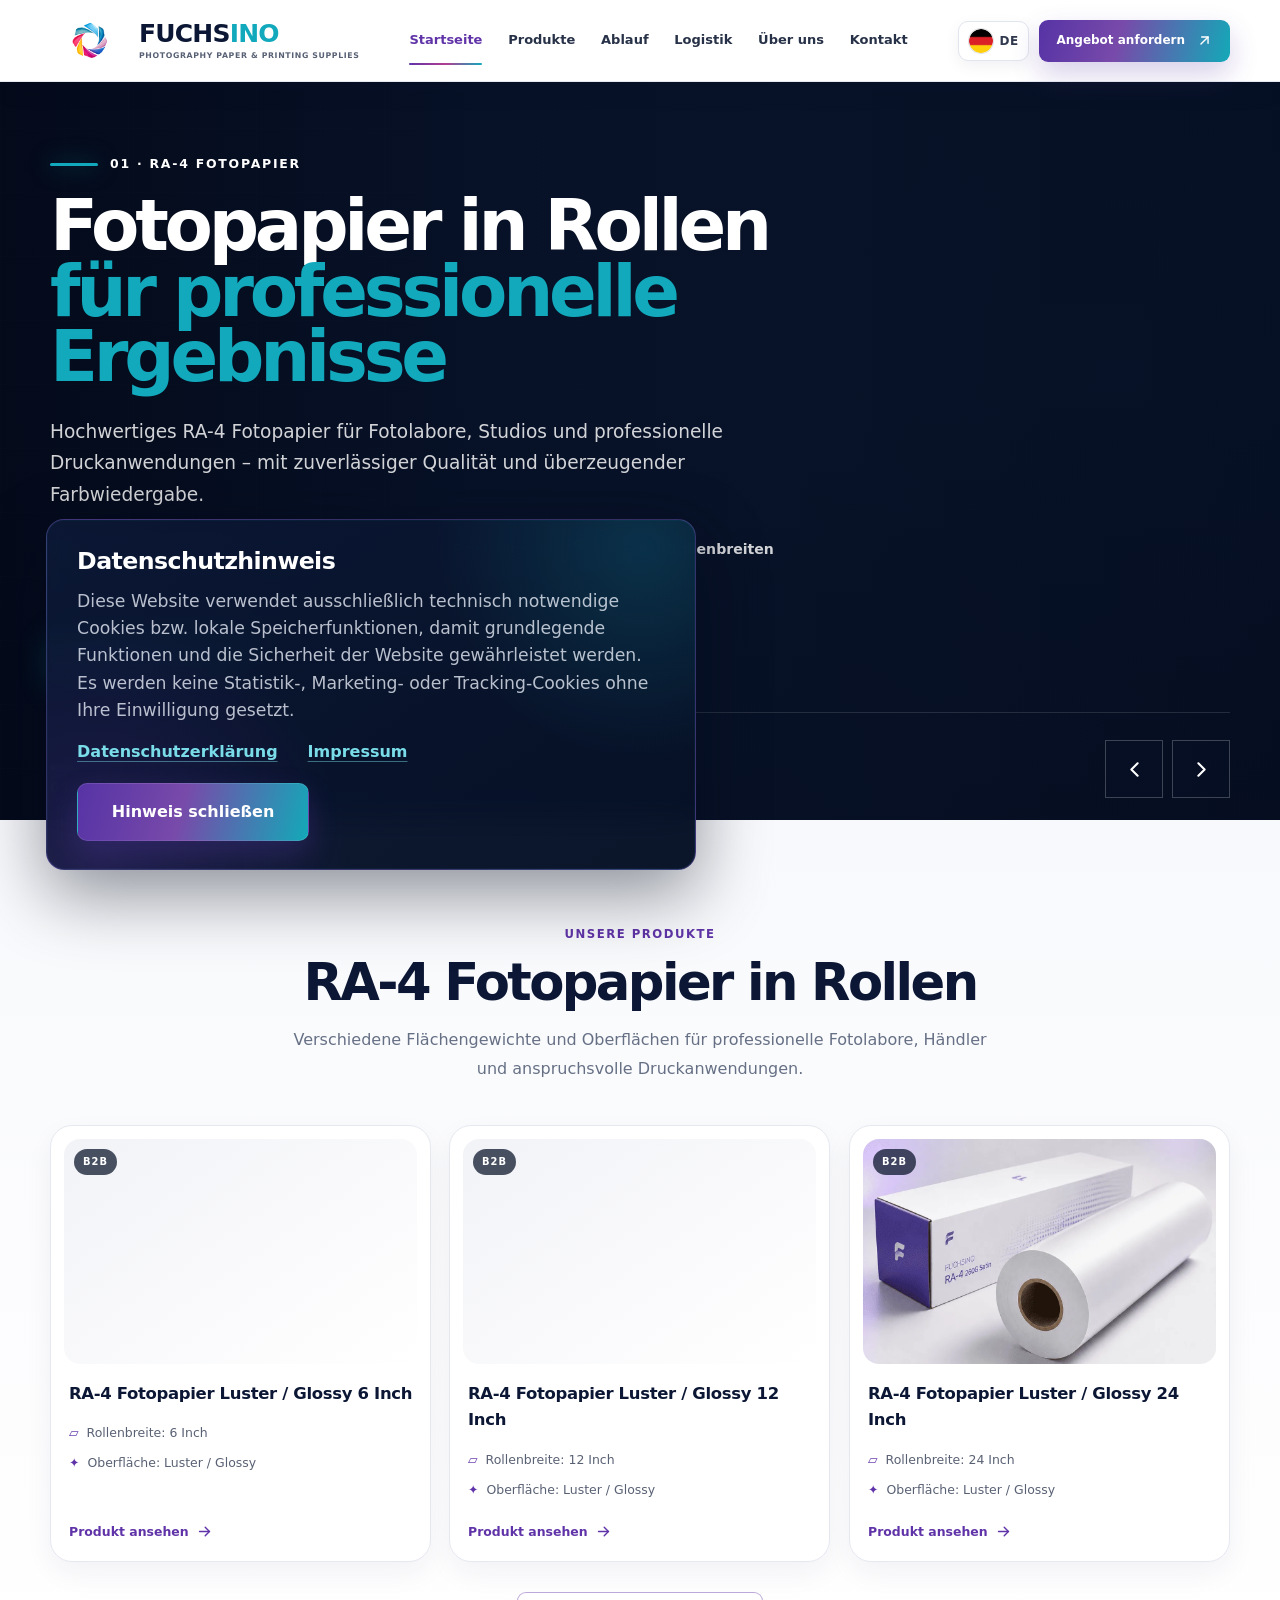
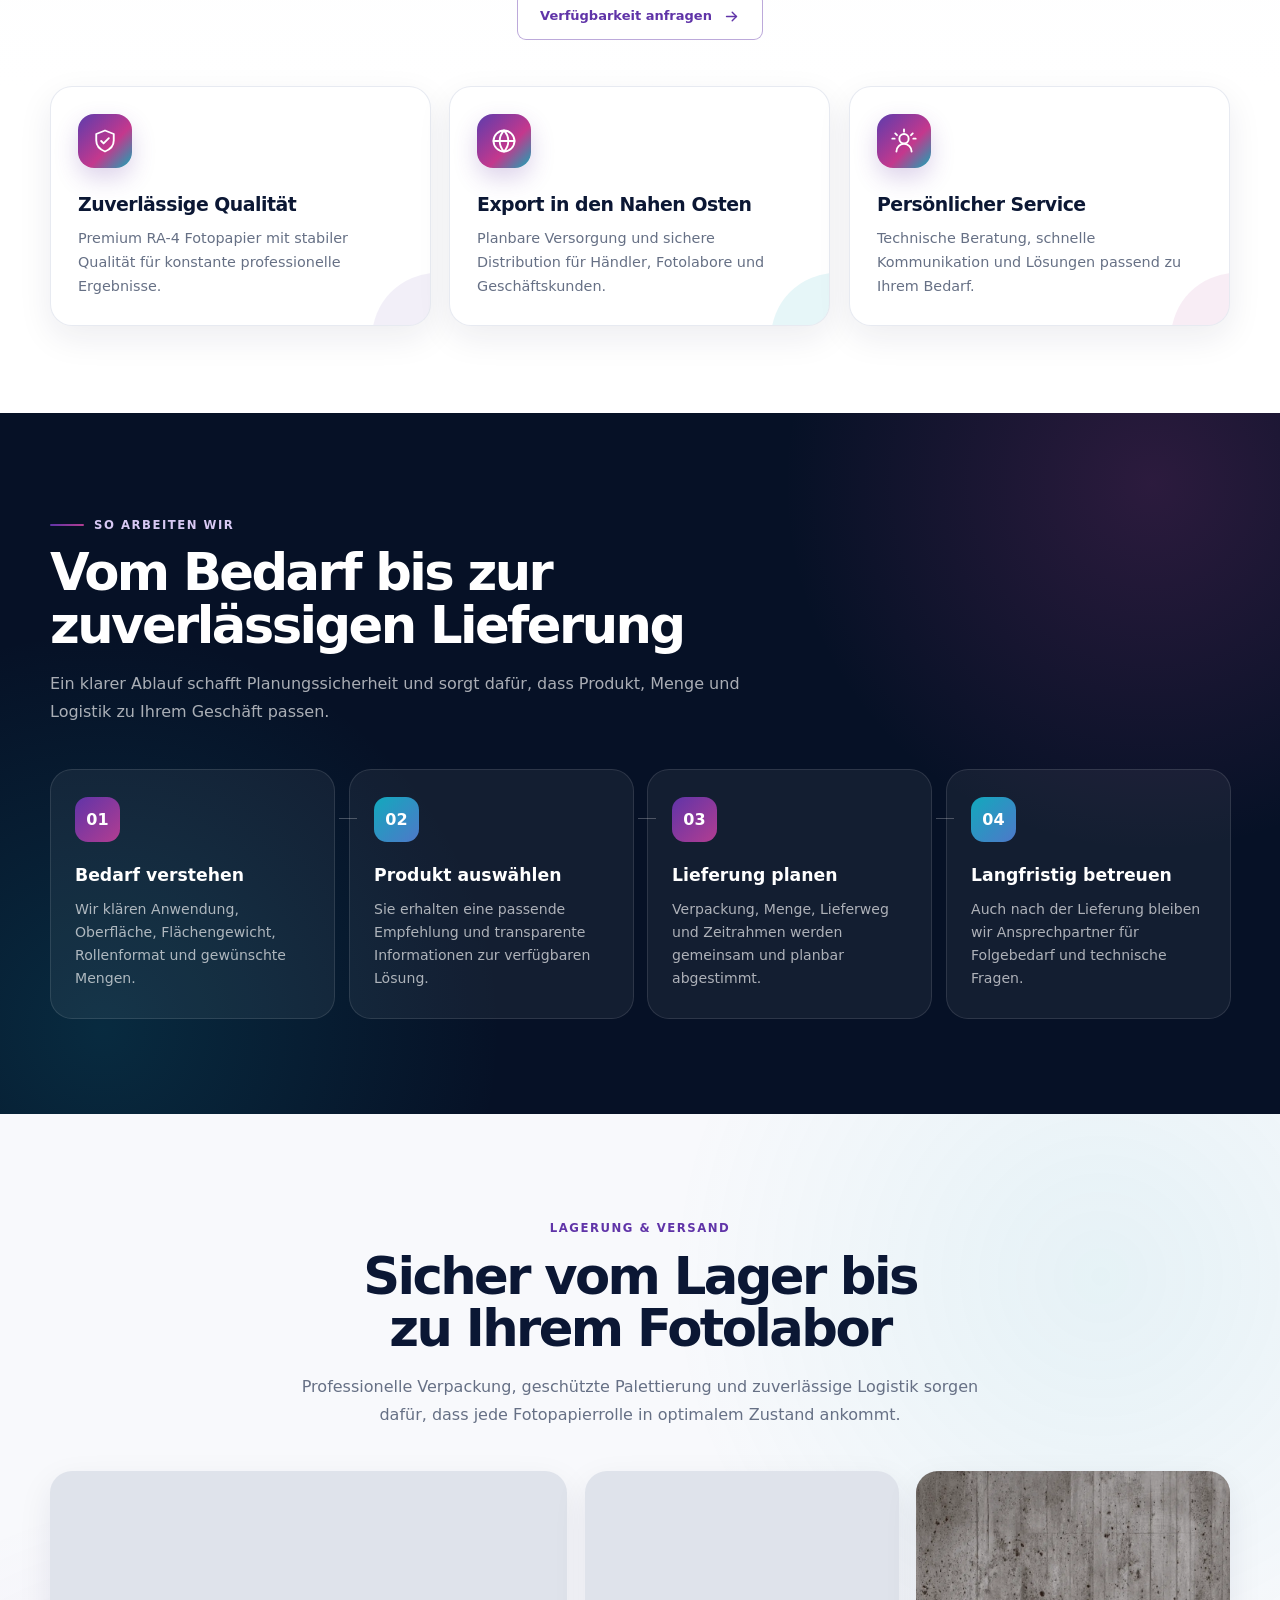
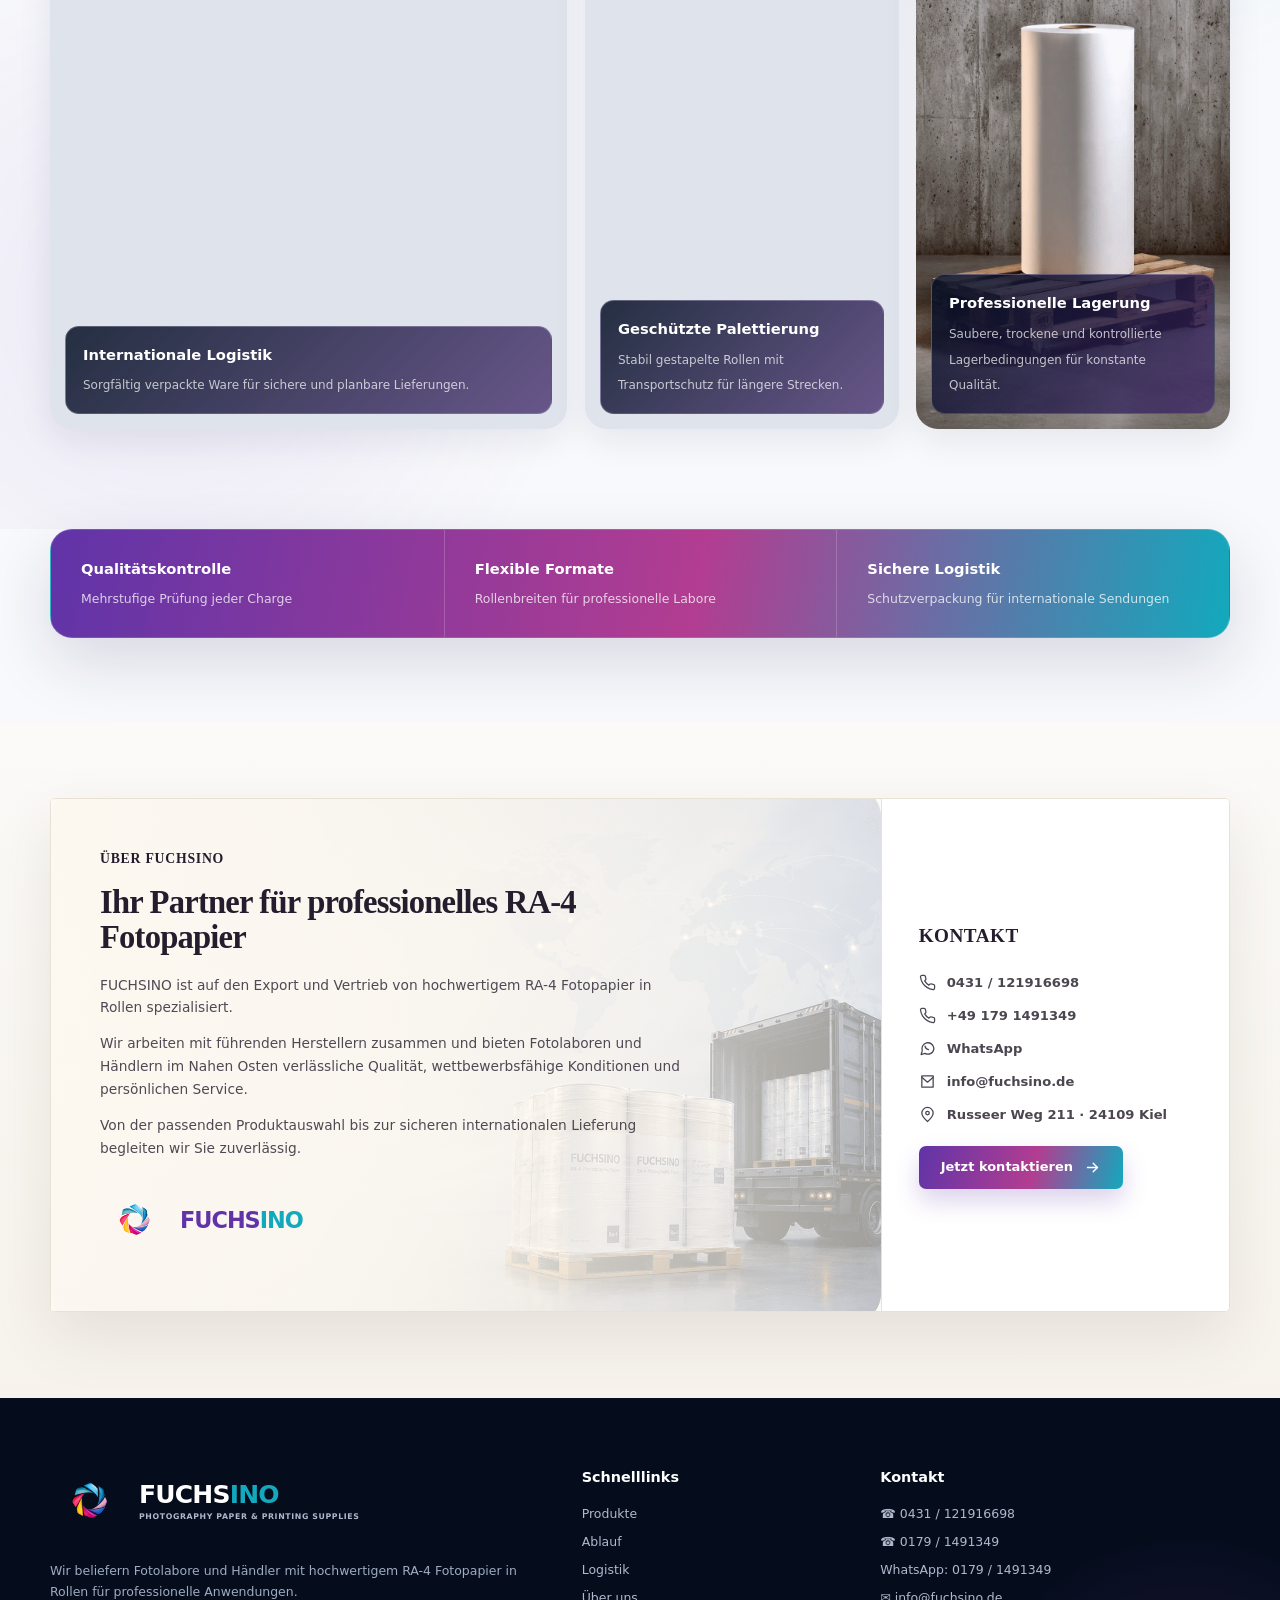
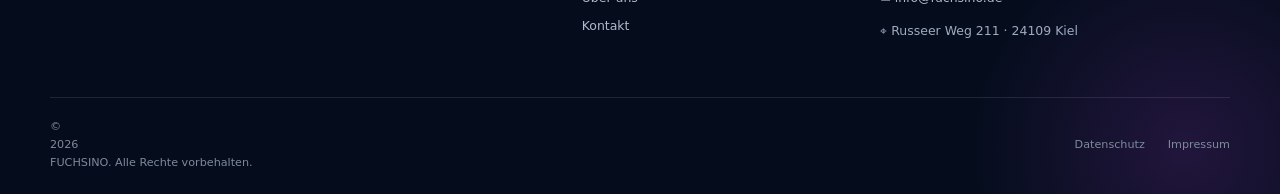
<file: index.html>
<!DOCTYPE html>

<html lang="de">
<head>
<meta charset="utf-8"/>
<meta content="width=device-width, initial-scale=1, viewport-fit=cover" name="viewport"/>
<title>RA-4 Fotopapier &amp; Fotopapierrollen | FUCHSINO</title>
<meta content="FUCHSINO liefert professionelles RA-4 Fotopapier in Rollen für Fotolabore und Händler – mit zuverlässiger Qualität, Beratung und Export in den Nahen Osten." name="description"/>
<meta content="index,follow,max-image-preview:large,max-snippet:-1,max-video-preview:-1" name="robots"/>
<meta content="FUCHSINO" name="author"/>
<meta content="FUCHSINO" name="application-name"/>
<meta content="#081429" name="theme-color"/><link href="https://fuchsino.de/" rel="canonical"/>
<link href="favicon.ico?v=2" rel="icon" sizes="any"/>
<link href="favicon-32x32.png?v=2" rel="icon" sizes="32x32" type="image/png"/>
<link href="apple-touch-icon.png?v=2" rel="apple-touch-icon" sizes="180x180"/>
<link href="site.webmanifest" rel="manifest"/>
<meta content="website" property="og:type"/>
<meta content="de_DE" property="og:locale"/>
<meta content="FUCHSINO" property="og:site_name"/>
<meta content="RA-4 Fotopapier &amp; Fotopapierrollen | FUCHSINO" property="og:title"/>
<meta content="Professionelles RA-4 Fotopapier in Rollen für Fotolabore und Händler – zuverlässige Qualität, Beratung und internationale Logistik." property="og:description"/>
<meta content="https://fuchsino.de/" property="og:url"/>
<meta content="https://fuchsino.de/hero-1-ra4-paper.png" property="og:image"/>
<meta content="1672" property="og:image:width"/>
<meta content="941" property="og:image:height"/>
<meta content="FUCHSINO RA-4 Fotopapier in Rollen" property="og:image:alt"/>
<meta content="summary_large_image" name="twitter:card"/>
<meta content="RA-4 Fotopapier &amp; Fotopapierrollen | FUCHSINO" name="twitter:title"/>
<meta content="Professionelles RA-4 Fotopapier in Rollen mit zuverlässiger Logistik und persönlicher Beratung." name="twitter:description"/>
<meta content="https://fuchsino.de/hero-1-ra4-paper.png" name="twitter:image"/>
<script type="application/ld+json">{
  "@context": "https://schema.org",
  "@graph": [
    {
      "@type": "Organization",
      "@id": "https://fuchsino.de/#organization",
      "name": "FUCHSINO",
      "url": "https://fuchsino.de/",
      "logo": {
        "@type": "ImageObject",
        "url": "https://fuchsino.de/logo.png",
        "width": 1024,
        "height": 1024
      },
      "description": "Anbieter von professionellem RA-4 Fotopapier in Rollen für Fotolabore und Händler mit internationaler Logistik.",
      "email": "info@fuchsino.de",
      "telephone": "+49 179 1491349",
      "address": {
        "@type": "PostalAddress",
        "streetAddress": "Russeer Weg 211",
        "postalCode": "24109",
        "addressLocality": "Kiel",
        "addressCountry": "DE"
      },
      "contactPoint": [
        {
          "@type": "ContactPoint",
          "telephone": "+49 431 121916698",
          "contactType": "customer service",
          "email": "info@fuchsino.de",
          "availableLanguage": [
            "de",
            "en"
          ]
        },
        {
          "@type": "ContactPoint",
          "telephone": "+49 179 1491349",
          "contactType": "sales",
          "email": "info@fuchsino.de",
          "availableLanguage": [
            "de",
            "en"
          ]
        }
      ],
      "areaServed": [
        "DE",
        "IQ",
        "Middle East"
      ]
    },
    {
      "@type": "WebSite",
      "@id": "https://fuchsino.de/#website",
      "url": "https://fuchsino.de/",
      "name": "FUCHSINO",
      "publisher": {
        "@id": "https://fuchsino.de/#organization"
      },
      "inLanguage": [
        "de-DE",
        "en"
      ]
    },
    {
      "@type": "WebPage",
      "@id": "https://fuchsino.de/#webpage",
      "url": "https://fuchsino.de/",
      "name": "RA-4 Fotopapier & Fotopapierrollen | FUCHSINO",
      "isPartOf": {
        "@id": "https://fuchsino.de/#website"
      },
      "about": {
        "@id": "https://fuchsino.de/#organization"
      },
      "description": "Professionelles RA-4 Fotopapier in Rollen für Fotolabore und Händler mit zuverlässiger Qualität, Beratung und internationaler Logistik.",
      "inLanguage": "de-DE"
    }
  ]
}</script>
<link as="image" fetchpriority="high" href="hero-1-ra4-paper-mobile.webp" media="(max-width: 620px)" rel="preload" type="image/webp"/>
<link as="image" fetchpriority="high" href="hero-1-ra4-paper.webp" media="(min-width: 621px)" rel="preload" type="image/webp"/>
<style>
    :root {
      --ink: #0b1734;
      --muted: #667085;
      --line: #e5e8f0;
      --surface: #ffffff;
      --soft: #f7f8fc;
      --soft-purple: #f6f2fb;
      --purple: #6034a8;
      --purple-deep: #432276;
      --magenta: #b23d91;
      --cyan: #12a9bd;
      --orange: #f19b3b;
      --navy: #061126;
      --navy-soft: #101b34;
      --shadow-sm: 0 12px 34px rgba(25, 24, 69, .08);
      --shadow-md: 0 24px 65px rgba(25, 24, 69, .14);
      --radius-sm: 14px;
      --radius-md: 22px;
      --radius-lg: 32px;
      --max: 1180px;
    }

    * { box-sizing: border-box; }
    html { scroll-behavior: smooth; scroll-padding-top: 86px; }
    body {
      margin: 0;
      min-width: 320px;
      color: var(--ink);
      background: #fff;
      font-family: Inter, ui-sans-serif, system-ui, -apple-system, BlinkMacSystemFont, "Segoe UI", sans-serif;
      line-height: 1.6;
      -webkit-font-smoothing: antialiased;
      overflow-x: hidden;
    }
    body.menu-open { overflow: hidden; }
    img, svg { display: block; max-width: 100%; }
    a { color: inherit; text-decoration: none; }
    button, input, select, textarea { font: inherit; }
    button, a { -webkit-tap-highlight-color: transparent; }
    :focus-visible { outline: 3px solid rgba(18,169,189,.45); outline-offset: 3px; }
    .container { width: min(calc(100% - 44px), var(--max)); margin-inline: auto; }
    .skip-link { position: fixed; left: 16px; top: -80px; z-index: 999; padding: 11px 16px; border-radius: 10px; color: #fff; background: var(--purple); transition: top .2s; }
    .skip-link:focus { top: 14px; }

    .site-header {
      position: fixed;
      inset: 0 0 auto;
      z-index: 100;
      height: 82px;
      display: flex;
      align-items: center;
      background: #fff;
      border-bottom: 1px solid rgba(229,232,240,.9);
      box-shadow: 0 8px 30px rgba(21,23,57,.045);
      transition: background-color .35s ease, border-color .35s ease, box-shadow .35s ease, transform .35s ease;
    }
    .site-header.is-scrolled {
      background: #fff;
      border-bottom-color: rgba(218,222,233,.96);
      box-shadow: 0 12px 38px rgba(21,23,57,.095);
    }
    .nav-shell {
      display: grid;
      grid-template-columns: auto minmax(0,1fr) auto;
      align-items: center;
      gap: clamp(18px,2.4vw,36px);
    }
    .brand { display: inline-flex; align-items: center; gap: 11px; flex: 0 0 auto; }
    .brand-logo { display: block; width: auto; height: 78px; max-width: 290px; object-fit: contain; transition: transform .45s cubic-bezier(.22,1,.36,1); }
    .brand:hover .brand-logo { transform: scale(1.035); }
    .brand-copy { display: grid; line-height: 1; }
    .brand-copy strong { font-size: 25px; letter-spacing: -.8px; }
    .brand-copy strong span { color: var(--cyan); }
    .brand-copy small { margin-top: 6px; color: #586174; font-size: 7.8px; font-weight: 700; letter-spacing: .08em; }
    .main-nav {
      min-width: 0;
      display: flex;
      align-items: center;
      justify-content: center;
      justify-self: center;
      gap: clamp(15px,1.7vw,27px);
      margin: 0;
    }
    .main-nav a {
      position: relative;
      min-height: 82px;
      display: inline-flex;
      align-items: center;
      padding: 0 2px;
      color: #273147;
      font-size: 13px;
      font-weight: 650;
      white-space: nowrap;
      transition: color .28s ease, transform .28s ease;
    }
    .main-nav a::after { content: ""; position: absolute; left: 2px; right: calc(100% - 2px); bottom: 17px; height: 2px; border-radius: 999px; background: linear-gradient(90deg,var(--purple),var(--magenta),var(--cyan)); transition: right .22s ease; }
    .main-nav a:hover, .main-nav a.active { color: var(--purple); }
    .main-nav a:hover { transform: translateY(-1px); }
    .main-nav a:hover::after, .main-nav a.active::after { right: 2px; }
    .nav-actions { display: flex; align-items: center; justify-self: end; gap: 10px; }
    .lang-btn { min-height: 40px; display:inline-flex; align-items:center; justify-content:center; padding: 0 11px; border: 1px solid var(--line); border-radius: 9px; color: #30394d; background: #fff; font-size: 12px; font-weight:800; transition:.2s; }
    .lang-btn:hover { color: var(--purple); border-color: rgba(96,52,168,.35); background:#f8f5fc; }
    .main-nav .lang-mobile { display:none; font-weight:850; color:var(--purple); }
    .menu-toggle { display: none; width: 44px; height: 44px; margin-left: auto; padding: 0; border: 1px solid var(--line); border-radius: 11px; background: #fff; cursor: pointer; }
    .menu-toggle span { display: block; width: 23px; height: 2px; margin: 5px auto; border-radius: 2px; background: var(--ink); transition: transform .2s, opacity .2s; }
    .menu-toggle[aria-expanded="true"] span:nth-child(1) { transform: translateY(7px) rotate(45deg); }
    .menu-toggle[aria-expanded="true"] span:nth-child(2) { opacity: 0; }
    .menu-toggle[aria-expanded="true"] span:nth-child(3) { transform: translateY(-7px) rotate(-45deg); }

    .btn { display: inline-flex; align-items: center; justify-content: center; gap: 11px; min-height: 48px; padding: 0 22px; border: 0; border-radius: 9px; font-size: 13px; font-weight: 750; cursor: pointer; transition: transform .32s cubic-bezier(.22,1,.36,1), box-shadow .32s ease, background .32s ease, border-color .32s ease; }
    .arrow-icon { flex: 0 0 auto; width: 17px; height: 17px; fill: none; stroke: currentColor; stroke-width: 2; stroke-linecap: round; stroke-linejoin: round; }
    .btn:hover { transform: translateY(-3px); }
    .btn:active { transform: translateY(-1px) scale(.99); }
    .btn .arrow-icon, .product-card a .arrow-icon { transition: transform .3s cubic-bezier(.22,1,.36,1); }
    .btn:hover .arrow-icon, .product-card a:hover .arrow-icon { transform: translateX(4px); }
    .btn-primary { color: #fff; background: linear-gradient(105deg, #5633a5, #784aaa 42%, #13a9b8); box-shadow: 0 12px 28px rgba(87,56,164,.24); }
    .btn-primary:hover { box-shadow: 0 17px 35px rgba(87,56,164,.32); }
    .btn-secondary { color: var(--ink); border: 1px solid #d2d6e1; background: rgba(255,255,255,.9); }
    .btn-outline { color: var(--purple); border: 1px solid rgba(96,52,168,.42); background: #fff; }
    .btn-small { min-height: 42px; padding-inline: 17px; font-size: 12px; }

    /* Hero */
    .hero-slider { position: relative; min-height: 820px; overflow: hidden; color: #fff; background: var(--navy); isolation: isolate; }
    .hero-track, .hero-slide, .hero-media { position: absolute; inset: 0; }
    .hero-slide { --accent: var(--cyan); opacity: 0; visibility: hidden; pointer-events: none; transform: scale(1.025); transition: opacity .75s ease, visibility .75s ease, transform 5.5s ease; }
    .hero-slide:nth-child(2) { --accent: var(--magenta); }
    .hero-slide:nth-child(3) { --accent: var(--orange); }
    .hero-slide.is-active { opacity: 1; visibility: visible; pointer-events: auto; transform: scale(1); z-index: 2; }
    .hero-media { z-index: -3; }
    .hero-media picture { display: block; width: 100%; height: 100%; }
    .hero-media img { width: 100%; height: 100%; object-fit: cover; object-position: center; }
    .hero-slide::before { content: ""; position: absolute; inset: 0; z-index: -2; background: linear-gradient(90deg, rgba(4,10,26,.96) 0%, rgba(7,17,39,.91) 37%, rgba(9,20,43,.57) 61%, rgba(9,20,43,.12) 100%), linear-gradient(180deg, rgba(4,10,26,.18), rgba(4,10,26,.12) 48%, rgba(4,10,26,.68)); }
    .hero-slide::after { content: ""; position: absolute; inset: 0; z-index: -1; opacity: .13; background-image: linear-gradient(rgba(255,255,255,.05) 1px, transparent 1px), linear-gradient(90deg,rgba(255,255,255,.05) 1px,transparent 1px); background-size: 64px 64px; mask-image: linear-gradient(90deg,#000,transparent 78%); }
    .hero-inner { position: relative; z-index: 3; min-height: 820px; display: flex; align-items: center; padding-top: 145px; padding-bottom: 145px; }
    .hero-content { width: min(100%, 780px); }
    .hero-slide .hero-kicker,
    .hero-slide .hero-title,
    .hero-slide .hero-copy,
    .hero-slide .hero-meta,
    .hero-slide .hero-actions {
      opacity: 0;
      transform: translateY(24px);
      transition: opacity .72s ease, transform .72s cubic-bezier(.22,1,.36,1);
    }
    body.is-ready .hero-slide.is-active .hero-kicker,
    body.is-ready .hero-slide.is-active .hero-title,
    body.is-ready .hero-slide.is-active .hero-copy,
    body.is-ready .hero-slide.is-active .hero-meta,
    body.is-ready .hero-slide.is-active .hero-actions { opacity: 1; transform: none; }
    body.is-ready .hero-slide.is-active .hero-kicker { transition-delay: .10s; }
    body.is-ready .hero-slide.is-active .hero-title { transition-delay: .18s; }
    body.is-ready .hero-slide.is-active .hero-copy { transition-delay: .28s; }
    body.is-ready .hero-slide.is-active .hero-meta { transition-delay: .38s; }
    body.is-ready .hero-slide.is-active .hero-actions { transition-delay: .48s; }
    .hero-kicker { display: inline-flex; align-items: center; gap: 12px; margin: 0 0 20px; color: #fff; font-size: .78rem; font-weight: 850; letter-spacing: .14em; text-transform: uppercase; }
    .hero-kicker::before { content: ""; width: 48px; height: 3px; border-radius: 999px; background: var(--accent); box-shadow: 0 0 22px color-mix(in srgb, var(--accent) 60%, transparent); }
    .hero-title { margin: 0; max-width: 900px; font-size: clamp(3.1rem,6vw,6.4rem); line-height: .93; letter-spacing: -.06em; text-wrap: balance; }
    .hero-title.long { font-size: clamp(2.9rem,5.5vw,5.8rem); }
    .hero-title span { display: block; color: var(--accent); }
    .hero-copy { max-width: 680px; margin: 25px 0 0; color: rgba(255,255,255,.82); font-size: clamp(1rem,1.45vw,1.17rem); line-height: 1.72; }
    .hero-meta { display: flex; flex-wrap: wrap; gap: 10px 22px; max-width: 800px; margin-top: 27px; }
    .hero-meta span { display: inline-flex; align-items: center; gap: 8px; color: rgba(255,255,255,.82); font-size: .88rem; font-weight: 650; }
    .hero-meta span::before { content: "✓"; display: grid; place-items: center; flex: 0 0 21px; width: 21px; height: 21px; border-radius: 50%; color: #fff; background: var(--accent); font-size: .68rem; font-weight: 900; }
    .hero-actions { display: flex; flex-wrap: wrap; gap: 12px; margin-top: 31px; }
    .hero-slider .btn-primary { background: var(--accent); box-shadow: 0 14px 32px color-mix(in srgb, var(--accent) 28%, transparent); }
    .hero-slider .btn-secondary { color: #fff; border-color: rgba(255,255,255,.34); background: rgba(7,17,39,.38); }
    .hero-controls { position: absolute; z-index: 20; left: 50%; bottom: 22px; width: min(calc(100% - 44px), var(--max)); min-height: 86px; transform: translateX(-50%); display: flex; align-items: flex-end; justify-content: space-between; gap: 22px; padding-top: 22px; border-top: 1px solid rgba(255,255,255,.12); pointer-events: none; }
    .hero-dots, .hero-nav { display: flex; align-items: center; pointer-events: auto; }
    .hero-dots { gap: 11px; padding-bottom: 28px; }
    .hero-dot { position: relative; width: 66px; height: 5px; padding: 0; border: 0; overflow: hidden; background: rgba(255,255,255,.28); cursor: pointer; }
    .hero-dot::after { content: ""; position: absolute; inset: 0; background: #fff; transform: scaleX(0); transform-origin: left; }
    .hero-dot.is-active::after { animation: heroProgress 5s linear forwards; }
    .hero-nav { gap: 9px; margin-left: auto; }
    .hero-arrow { display: grid; place-items: center; width: 58px; height: 58px; padding: 0; border: 1px solid rgba(255,255,255,.22); color: #fff; background: rgba(7,17,39,.4); cursor: pointer; transition: .2s; }
    .hero-arrow svg { width: 25px; height: 25px; fill: none; stroke: currentColor; stroke-width: 2; stroke-linecap: round; stroke-linejoin: round; }
    .hero-arrow:hover { border-color: var(--cyan); background: var(--cyan); }
    .hero-count { position: absolute; left: 0; bottom: 0; color: rgba(255,255,255,.54); font-size: .7rem; font-weight: 800; letter-spacing: .14em; }
    .hero-count strong { color: #fff; font-size: .84rem; }
    @keyframes heroProgress { to { transform: scaleX(1); } }

    /* Shared section styles */
    section { position: relative; }
    .section-shell { padding: 96px 0; }
    .section-kicker { display: inline-flex; align-items: center; gap: 10px; margin: 0 0 12px; color: var(--purple); font-size: .73rem; font-weight: 850; letter-spacing: .13em; text-transform: uppercase; }
    .section-kicker::before { content: ""; width: 34px; height: 2px; border-radius: 99px; background: linear-gradient(90deg,var(--purple),var(--magenta)); }
    .section-kicker.centered { justify-content: center; }
    .section-kicker.centered::before { display: none; }
    .section-title { margin: 0; max-width: 800px; font-size: clamp(2.2rem,4vw,4.15rem); line-height: 1.03; letter-spacing: -.05em; text-wrap: balance; }
    .section-intro { max-width: 720px; margin: 18px 0 0; color: var(--muted); font-size: 1rem; line-height: 1.76; }
    .section-head { max-width: 800px; margin: 0 auto 42px; text-align: center; }
    .section-head .section-intro { margin-inline: auto; }

    /* Value strip */
    .feature-strip { z-index: 5; margin-top: 0; padding: 0 0 86px; background: #fff; }
    .feature-grid { display: grid; grid-template-columns: repeat(3,1fr); gap: 18px; }
    .feature-card { position: relative; min-height: 165px; padding: 27px; border: 1px solid rgba(229,232,240,.9); border-radius: var(--radius-md); background: #fff; box-shadow: var(--shadow-sm); overflow: hidden; transition: transform .25s, box-shadow .25s, border-color .25s; }
    .feature-card::after { content: ""; position: absolute; width: 130px; height: 130px; right: -72px; bottom: -78px; border-radius: 50%; background: rgba(96,52,168,.08); transition: transform .3s; }
    .feature-card:nth-child(2)::after { background: rgba(18,169,189,.10); }
    .feature-card:nth-child(3)::after { background: rgba(178,61,145,.09); }
    .feature-card:hover { transform: translateY(-6px); border-color: rgba(96,52,168,.25); box-shadow: var(--shadow-md); }
    .feature-card:hover::after { transform: scale(1.3); }
    .icon-orb { width: 54px; height: 54px; display: grid; place-items: center; margin-bottom: 21px; border-radius: 16px; background: linear-gradient(135deg,#5c3cad,#c4388d 60%,#12a8b6); box-shadow: 0 10px 23px rgba(102,54,164,.22); }
    .icon-orb svg { width: 28px; height: 28px; fill: none; stroke: #fff; stroke-width: 1.6; stroke-linecap: round; stroke-linejoin: round; }
    .feature-card h2 { margin: 0 0 8px; font-size: 1.18rem; letter-spacing: -.025em; }
    .feature-card p { margin: 0; color: var(--muted); font-size: .9rem; line-height: 1.65; }

    /* About — inspired by the compact Über-uns/contact layout */
    .about-section {
      padding: 76px 0 86px;
      background: linear-gradient(180deg,#fbfaf8,#f7f3ec);
    }
    .about-panel {
      display: grid;
      grid-template-columns: minmax(0,1.62fr) minmax(300px,.68fr);
      min-height: 338px;
      overflow: hidden;
      border: 1px solid #e9e1d5;
      border-radius: 5px;
      background: #fff;
      box-shadow: 0 24px 62px rgba(66,50,31,.10);
    }
    .about-story {
      position: relative;
      display: flex;
      align-items: center;
      min-width: 0;
      padding: clamp(31px,4.2vw,49px);
      isolation: isolate;
      background: #eee8de;
    }
    .about-story::before {
      content: "";
      position: absolute;
      inset: 0;
      z-index: -3;
      background: url("uber.webp") center / cover no-repeat;
    }
    .about-story::after {
      content: "";
      position: absolute;
      inset: 0;
      z-index: -2;
      background: linear-gradient(90deg,rgba(255,250,241,.95) 0%,rgba(255,250,241,.88) 49%,rgba(255,250,241,.62) 100%);
    }
    .about-story-content { max-width: 610px; }
    .about-eyebrow {
      margin: 0 0 15px;
      color: #241c2e;
      font-family: Georgia,"Times New Roman",serif;
      font-size: .86rem;
      font-weight: 800;
      letter-spacing: .055em;
      text-transform: uppercase;
    }
    .about-heading {
      margin: 0 0 18px;
      color: #251d2e;
      font-family: Georgia,"Times New Roman",serif;
      font-size: clamp(1.55rem,2.55vw,2.25rem);
      line-height: 1.08;
      letter-spacing: -.025em;
    }
    .about-story p:not(.about-eyebrow) {
      max-width: 585px;
      margin: 0 0 13px;
      color: #4f4954;
      font-size: .86rem;
      line-height: 1.66;
    }
    .about-branding { display: inline-flex; align-items: center; gap: 12px; margin-top: 14px; }
    .about-logo { display: block; width: auto; height: 68px; max-width: 250px; object-fit: contain; }
    .about-wordmark { display: inline-block; color: var(--purple); font-size: 1.4rem; font-weight: 850; letter-spacing: -.045em; }
    .about-wordmark span { color: var(--cyan); }
    .about-contact-box {
      display: flex;
      flex-direction: column;
      justify-content: center;
      padding: clamp(29px,3.4vw,42px) clamp(25px,3vw,37px);
      border-left: 1px solid #e9e1d5;
      background: rgba(255,255,255,.97);
    }
    .about-contact-box h3 {
      margin: 0 0 20px;
      color: #251d2e;
      font-family: Georgia,"Times New Roman",serif;
      font-size: 1.2rem;
      letter-spacing: .025em;
      text-transform: uppercase;
    }
    .about-contact-list { display: grid; gap: 12px; margin-bottom: 21px; }
    .about-contact-item {
      display: flex;
      align-items: center;
      gap: 11px;
      color: #4b4650;
      font-size: .82rem;
      font-weight: 650;
    }
    .about-contact-item svg {
      flex: 0 0 17px;
      width: 17px;
      height: 17px;
      fill: none;
      stroke: currentColor;
      stroke-width: 1.8;
      stroke-linecap: round;
      stroke-linejoin: round;
    }
    .about-contact-cta {
      width: max-content;
      min-width: 172px;
      min-height: 43px;
      border-radius: 7px;
      color: #fff;
      background: linear-gradient(105deg,var(--purple),var(--magenta) 56%,var(--cyan));
      box-shadow: 0 12px 25px rgba(96,52,168,.22);
    }

    /* Products */
    .products-section { padding: 100px 0 46px; background: linear-gradient(180deg,#f8f9fc,#fff); }
    .product-grid { display: grid; grid-template-columns: repeat(3,1fr); gap: 18px; }
    .product-card { position: relative; display: flex; flex-direction: column; min-width: 0; padding: 13px 13px 19px; border: 1px solid var(--line); border-radius: var(--radius-md); background: #fff; box-shadow: 0 11px 28px rgba(30,27,74,.055); overflow: hidden; transition: transform .25s, box-shadow .25s, border-color .25s; }
    .product-card:hover { transform: translateY(-7px); border-color: rgba(96,52,168,.28); box-shadow: var(--shadow-md); }
    .product-card::before { content: "B2B"; position: absolute; z-index: 3; top: 23px; left: 23px; padding: 5px 9px; border-radius: 999px; color: #fff; background: rgba(6,17,38,.72); font-size: .62rem; font-weight: 850; letter-spacing: .1em; }
    .product-img { height: 225px; overflow: hidden; border-radius: 16px; background: linear-gradient(145deg,#f2f3f7,#fff); }
    .product-img img { width: 100%; height: 100%; object-fit: cover; transition: transform .45s ease; }
    .product-card:hover .product-img img { transform: scale(1.045); }
    .product-card h3 { margin: 17px 5px 11px; font-size: 1.03rem; letter-spacing: -.02em; }
    .product-card p { display: flex; align-items: center; gap: 8px; margin: 5px; color: #596174; font-size: .78rem; }
    .product-card p span { color: var(--purple); font-weight: 900; }
    .product-card a { display: inline-flex; align-items: center; gap: 7px; width: max-content; margin: auto 5px 0; padding-top: 17px; color: var(--purple); font-size: .78rem; font-weight: 800; }
    .products-cta { margin-top: 31px; text-align: center; }

    /* Process */
    .process-section { padding: 95px 0; color: #fff; background: radial-gradient(circle at 90% 10%,rgba(178,61,145,.22),transparent 28%), radial-gradient(circle at 8% 88%,rgba(18,169,189,.17),transparent 30%), var(--navy); }
    .process-section .section-kicker { color: #d7c8f3; }
    .process-section .section-title { max-width: 760px; }
    .process-section .section-intro { color: rgba(255,255,255,.66); }
    .process-grid { display: grid; grid-template-columns: repeat(4,1fr); gap: 14px; margin-top: 43px; }
    .process-card { position: relative; min-height: 245px; padding: 27px 24px; border: 1px solid rgba(255,255,255,.11); border-radius: var(--radius-md); background: rgba(255,255,255,.055); transition: transform .38s cubic-bezier(.22,1,.36,1), border-color .38s ease, background .38s ease; }
    .process-card:hover { transform: translateY(-6px); border-color: rgba(255,255,255,.22); background: rgba(255,255,255,.085); }
    .process-step { transition: transform .38s cubic-bezier(.22,1,.36,1); }
    .process-card:hover .process-step { transform: rotate(-4deg) scale(1.06); }
    .process-card::after { content: ""; position: absolute; top: 48px; left: calc(100% + 5px); width: 18px; height: 1px; background: rgba(255,255,255,.25); }
    .process-card:last-child::after { display: none; }
    .process-step { display: grid; place-items: center; width: 45px; height: 45px; border-radius: 13px; background: linear-gradient(135deg,var(--purple),var(--magenta)); font-weight: 900; }
    .process-card:nth-child(even) .process-step { background: linear-gradient(135deg,var(--cyan),#4e78c9); }
    .process-card h3 { margin: 20px 0 8px; font-size: 1.08rem; }
    .process-card p { margin: 0; color: rgba(255,255,255,.66); font-size: .88rem; line-height: 1.65; }

    /* Logistics */
    .logistics-section { padding: 100px 0; background: radial-gradient(circle at 86% 16%,rgba(38,170,188,.09),transparent 31%), radial-gradient(circle at 13% 78%,rgba(110,56,173,.09),transparent 30%), #f8f9fc; }
    .logistics-grid { display: grid; grid-template-columns: 1.35fr .82fr .82fr; gap: 18px; }
    .logistics-card { position: relative; min-height: 380px; overflow: hidden; border-radius: var(--radius-md); background: #dfe3eb; box-shadow: var(--shadow-sm); transition: transform .42s cubic-bezier(.22,1,.36,1), box-shadow .42s ease; }
    .logistics-card:hover { transform: translateY(-5px); box-shadow: var(--shadow-md); }
    .logistics-card img { width: 100%; height: 100%; object-fit: cover; transition: transform .65s ease; }
    .logistics-card:hover img { transform: scale(1.045); }
    .logistics-card:nth-child(1) img { object-position: center 50%; }
    .logistics-card:nth-child(2) img { object-position: center 54%; }
    .logistics-card:nth-child(3) img { object-position: center 58%; }
    .logistics-caption { position: absolute; left: 15px; right: 15px; bottom: 15px; padding: 16px 17px; color: #fff; border: 1px solid rgba(255,255,255,.2); border-radius: 14px; background: linear-gradient(135deg,rgba(6,17,38,.86),rgba(63,39,105,.75)); transition: transform .42s cubic-bezier(.22,1,.36,1), background .42s ease; }
    .logistics-card:hover .logistics-caption { transform: translateY(-4px); background: linear-gradient(135deg,rgba(6,17,38,.92),rgba(63,39,105,.84)); }
    .logistics-caption strong { display: block; margin-bottom: 5px; font-size: .92rem; }
    .logistics-caption span { color: rgba(255,255,255,.72); font-size: .75rem; line-height: 1.48; }

    /* Quality */
    .quality-band { padding: 0 0 84px; background: #f8f9fc; }
    .quality-grid { display: grid; grid-template-columns: repeat(3,1fr); overflow: hidden; border: 1px solid rgba(255,255,255,.15); border-radius: var(--radius-md); color: #fff; background: linear-gradient(100deg,var(--purple),var(--magenta) 55%,var(--cyan)); box-shadow: var(--shadow-md); }
    .quality-grid div { position: relative; padding: 27px 30px; }
    .quality-grid div + div { border-left: 1px solid rgba(255,255,255,.18); }
    .quality-grid strong { display: block; margin-bottom: 4px; font-size: .92rem; }
    .quality-grid span { color: rgba(255,255,255,.76); font-size: .78rem; }

    /* Contact */
    .contact-section { padding: 100px 0; background: #fff; }
    .contact-panel { position: relative; overflow: hidden; display: grid; grid-template-columns: .9fr 1.1fr; gap: 58px; padding: clamp(31px,5vw,62px); border-radius: var(--radius-lg); color: #fff; background: radial-gradient(circle at 8% 5%,rgba(18,169,189,.26),transparent 32%), radial-gradient(circle at 92% 92%,rgba(178,61,145,.27),transparent 36%), var(--navy); box-shadow: var(--shadow-md); }
    .contact-panel::after { content: ""; position: absolute; width: 340px; height: 340px; right: -175px; top: -190px; border: 48px solid rgba(255,255,255,.06); border-radius: 50%; }
    .contact-copy, .contact-form { position: relative; z-index: 2; }
    .contact-copy .section-kicker { color: #d8cafa; }
    .contact-copy .section-title { font-size: clamp(2.25rem,4.1vw,4.3rem); }
    .contact-copy .section-intro { color: rgba(255,255,255,.68); }
    .contact-details { display: grid; gap: 11px; margin-top: 31px; }
    .contact-detail { display: flex; align-items: center; gap: 11px; color: rgba(255,255,255,.79); font-size: .88rem; }
    .contact-detail i { display: grid; place-items: center; flex: 0 0 36px; width: 36px; height: 36px; border-radius: 10px; color: #fff; background: rgba(255,255,255,.1); font-style: normal; }
    .contact-form { display: grid; gap: 13px; padding: 25px; border: 1px solid rgba(255,255,255,.12); border-radius: var(--radius-md); background: rgba(255,255,255,.07); }
    .form-row { display: grid; grid-template-columns: 1fr 1fr; gap: 13px; }
    .contact-form label { display: grid; gap: 6px; color: rgba(255,255,255,.78); font-size: .73rem; font-weight: 700; }
    .contact-form input, .contact-form select, .contact-form textarea { width: 100%; border: 1px solid rgba(255,255,255,.14); border-radius: 10px; padding: 12px 13px; color: #fff; background: rgba(255,255,255,.08); outline: none; }
    .contact-form input::placeholder, .contact-form textarea::placeholder { color: rgba(255,255,255,.4); }
    .contact-form select option { color: var(--ink); background: #fff; }
    .contact-form input:focus, .contact-form select:focus, .contact-form textarea:focus { border-color: var(--cyan); box-shadow: 0 0 0 4px rgba(18,169,189,.12); }
    .contact-form textarea { min-height: 120px; resize: vertical; }
    .form-note { margin: 0; color: rgba(255,255,255,.48); font-size: .66rem; text-align: center; }

    /* Footer */
    .site-footer { position: relative; overflow: hidden; padding: 64px 0 22px; color: #fff; background: #050d1d; }
    .footer-glow { position: absolute; right: -130px; bottom: -180px; width: 450px; height: 450px; border-radius: 50%; background: radial-gradient(circle,rgba(108,43,141,.28),transparent 67%); }
    .footer-grid { position: relative; display: grid; grid-template-columns: 1.25fr .65fr .9fr; gap: 46px; }
    .brand-light .brand-copy strong { color: #fff; }
    .brand-light .brand-copy small { color: #aeb8ca; }
    .footer-brand p, .footer-grid > div > p { color: #9eabc0; font-size: .78rem; line-height: 1.7; }
    .footer-grid h3 { margin: 4px 0 15px; font-size: .9rem; }
    .footer-grid > div:not(:first-child) > a { display: block; width: max-content; margin: 8px 0; color: #aeb9cb; font-size: .78rem; transition: .2s; }
    .footer-grid > div:not(:first-child) > a:hover { color: #fff; transform: translateX(3px); }
    .footer-bottom { position: relative; display: flex; align-items: center; justify-content: space-between; gap: 20px; margin-top: 43px; padding-top: 20px; border-top: 1px solid rgba(255,255,255,.1); color: #7e899b; font-size: .7rem; }
    .footer-bottom span:last-child { display: flex; gap: 23px; }

    .reveal {
      opacity: 0;
      transform: translateY(30px) scale(.985);
      transition: opacity .76s ease, transform .76s cubic-bezier(.22,1,.36,1);
      transition-delay: var(--reveal-delay, 0ms);
      will-change: opacity, transform;
    }
    .reveal.visible { opacity: 1; transform: none; }
    .reveal.visible:hover { transition-delay: 0ms; }

    @media (max-width: 1180px) {
      .nav-shell { gap: 18px; }
      .brand-logo { height: 68px; }
      .brand-copy strong { font-size: 22px; }
      .brand-copy small { font-size: 7px; }
      .main-nav { gap: 14px; }
      .main-nav a { font-size: 12px; }
      .nav-actions .btn { min-height: 40px; padding-inline: 14px; font-size: 11px; }
    }

    @media (max-width: 1020px) {
      /* Keep the desktop language control visible on phones/tablets too. */
      .main-nav .lang-mobile { display:none; }
      .nav-shell { grid-template-columns: auto minmax(0,1fr) auto; }
      .main-nav { justify-self: end; }
      .nav-actions { display: flex; }
      .nav-actions .btn { display: none; }
      .product-grid { grid-template-columns: repeat(2,1fr); }
      .process-grid { grid-template-columns: repeat(2,1fr); }
      .process-card::after { display: none; }
      .logistics-grid { grid-template-columns: 1.2fr 1fr; }
      .logistics-card:first-child { grid-row: 1 / 3; min-height: 570px; }
      .logistics-card:nth-child(2), .logistics-card:nth-child(3) { min-height: 276px; }
      .footer-grid { grid-template-columns: 1.2fr .7fr 1fr; }
    }

    @media (max-width: 880px) {
      html { scroll-padding-top: 72px; }
      .site-header { height: 72px; }
      .container { width: min(calc(100% - 30px),var(--max)); }
      .menu-toggle { display: block; }
      .main-nav { position: fixed; left: 15px; right: 15px; top: 82px; display: grid; gap: 4px; padding: 14px; border: 1px solid var(--line); border-radius: 18px; background: #fff; box-shadow: var(--shadow-md); opacity: 0; visibility: hidden; transform: translateY(-8px); transition: opacity .28s ease, visibility .28s ease, transform .34s cubic-bezier(.22,1,.36,1); }
      .main-nav.open { opacity: 1; visibility: visible; transform: none; }
      .main-nav a { min-height: 46px; display: flex; align-items: center; justify-content: flex-start; padding: 0 14px; border-radius: 10px; background: var(--soft); }
      .main-nav a::after { display: none; }
      .nav-actions { margin-left: 0; }
      .nav-actions .btn { display: none; }
      .hero-slider, .hero-inner { min-height: max(750px,100svh); }
      .hero-inner { padding-top: 118px; padding-bottom: 130px; }
      .hero-title, .hero-title.long { font-size: clamp(2.75rem,12vw,4.8rem); }
      .hero-slide::before { background: linear-gradient(90deg,rgba(4,10,26,.95),rgba(7,17,39,.79) 74%,rgba(7,17,39,.48)); }
      .hero-controls { width: calc(100% - 30px); }
      .about-panel { grid-template-columns: 1fr; }
      .about-contact-box { border-left: 0; border-top: 1px solid #e9e1d5; }
      .feature-grid { grid-template-columns: 1fr; }
      .feature-card { min-height: auto; }
      .contact-panel { grid-template-columns: 1fr; }
      .quality-grid { grid-template-columns: 1fr; }
      .quality-grid div + div { border-left: 0; border-top: 1px solid rgba(255,255,255,.18); }
      .footer-grid { grid-template-columns: repeat(2,1fr); }
    }

    @media (max-width: 620px) {
      .brand { gap: 8px; }
      .brand-logo { height: 64px; max-width: 230px; }
      .brand-copy { min-width: 0; }
      .brand-copy strong { font-size: 22px; }
      .brand-copy small { display: block; max-width: 125px; margin-top: 4px; font-size: 6.6px; line-height: 1.25; letter-spacing: .055em; white-space: normal; }
      .about-branding { gap: 10px; }
      .about-logo { height: 58px; max-width: 210px; }
      .hero-slider, .hero-inner { min-height: max(820px,100svh); }
      .hero-inner { padding-top: 104px; padding-bottom: 112px; }
      .hero-kicker { margin-bottom: 16px; font-size: .68rem; gap: 9px; }
      .hero-kicker::before { width: 32px; }
      .hero-title, .hero-title.long { font-size: clamp(2.3rem,11.5vw,3.55rem); line-height: .98; }
      .hero-copy { margin-top: 20px; font-size: .94rem; }
      .hero-meta { display: grid; grid-template-columns: 1fr 1fr; gap: 8px 9px; margin-top: 23px; }
      .hero-meta span { align-items: flex-start; font-size: .75rem; }
      .hero-actions { display: grid; grid-template-columns: 1fr; margin-top: 25px; }
      .hero-actions .btn { width: 100%; }
      .hero-controls { bottom: 14px; min-height: 70px; padding-top: 16px; }
      .hero-dots { gap: 7px; padding-bottom: 18px; }
      .hero-dot { width: clamp(34px,11vw,46px); height: 4px; }
      .hero-arrow { width: 46px; height: 46px; font-size: 1.5rem; }
      .hero-count { display: none; }
      .about-section, .products-section, .process-section, .logistics-section, .contact-section { padding: 76px 0; }
      .products-section { padding-bottom: 38px; }
      .feature-strip { padding-bottom: 70px; }
      .section-title { font-size: clamp(2.05rem,10vw,3rem); }
      .about-panel { border-radius: 4px; }
      .about-story { min-height: 380px; padding: 30px 23px; align-items: flex-end; }
      .about-story::after { background: linear-gradient(180deg,rgba(255,250,241,.48),rgba(255,250,241,.96) 52%,rgba(255,250,241,.99)); }
      .about-contact-box { padding: 27px 23px; }
      .about-contact-cta { width: 100%; }
      .product-grid, .process-grid, .logistics-grid, .form-row, .footer-grid { grid-template-columns: 1fr; }
      .product-img { height: 255px; }
      .logistics-card, .logistics-card:first-child, .logistics-card:nth-child(2), .logistics-card:nth-child(3) { min-height: 350px; grid-row: auto; }
      .contact-panel { gap: 34px; padding: 28px 20px; border-radius: 23px; }
      .contact-form { padding: 18px; }
      .footer-bottom { align-items: flex-start; flex-direction: column; }
      .footer-bottom span:last-child { flex-direction: column; gap: 7px; }
    }

    @media (prefers-reduced-motion: reduce) {
      *, *::before, *::after { scroll-behavior: auto !important; animation-duration: .001ms !important; animation-iteration-count: 1 !important; transition-duration: .001ms !important; }
    }

    /* Datenschutz-Hinweis beim ersten Besuch – im FUCHSINO Design */
    .privacy-notice {
      position: fixed;
      left: clamp(18px, 3.6vw, 56px);
      bottom: clamp(14px, 2.4vw, 30px);
      z-index: 1500;
      width: min(650px, calc(100vw - 36px));
      padding: 27px 30px 28px;
      overflow: hidden;
      color: #fff;
      background:
        radial-gradient(circle at 92% 8%, rgba(18, 169, 189, .20), transparent 31%),
        radial-gradient(circle at 8% 100%, rgba(96, 52, 168, .24), transparent 36%),
        linear-gradient(145deg, rgba(11, 23, 52, .98), rgba(6, 17, 38, .98));
      border: 1px solid rgba(116, 91, 188, .42);
      border-radius: 18px;
      box-shadow: 0 24px 70px rgba(2, 8, 24, .44), 0 0 0 1px rgba(18, 169, 189, .05) inset;
      backdrop-filter: blur(16px);
      -webkit-backdrop-filter: blur(16px);
      opacity: 0;
      visibility: hidden;
      transform: translateY(18px);
      transition: opacity .28s ease, transform .28s ease, visibility .28s ease;
    }
.privacy-notice.is-visible {
      opacity: 1;
      visibility: visible;
      transform: translateY(0);
    }
    .privacy-notice h2 {
      margin: 0 0 11px;
      color: #fff;
      font-size: clamp(1.28rem, 2vw, 1.48rem);
      line-height: 1.25;
      letter-spacing: -.025em;
    }
    .privacy-notice p {
      margin: 0;
      max-width: 575px;
      color: rgba(235, 240, 250, .78);
      font-size: clamp(.98rem, 1.75vw, 1.08rem);
      line-height: 1.58;
    }
    .privacy-notice-links {
      display: flex;
      flex-wrap: wrap;
      gap: 12px 30px;
      margin: 18px 0 20px;
    }
    .privacy-notice-links a {
      color: #79dce8;
      font-size: 1rem;
      font-weight: 700;
      line-height: 1.3;
      text-decoration: underline;
      text-decoration-color: rgba(121, 220, 232, .45);
      text-underline-offset: 4px;
      transition: color .2s ease, text-decoration-color .2s ease;
    }
    .privacy-notice-links a:hover {
      color: #fff;
      text-decoration-color: #fff;
    }
    .privacy-notice-close {
      min-width: 232px;
      min-height: 58px;
      padding: 0 27px;
      border: 1px solid rgba(255,255,255,.10);
      border-radius: 10px;
      color: #fff;
      background: linear-gradient(105deg, #5633a5, #784aaa 45%, #13a9b8);
      box-shadow: 0 12px 28px rgba(87, 56, 164, .30);
      font-size: 1rem;
      font-weight: 800;
      line-height: 1;
      cursor: pointer;
      transition: transform .25s ease, box-shadow .25s ease, filter .25s ease;
    }
    .privacy-notice-close:hover {
      transform: translateY(-2px);
      box-shadow: 0 17px 34px rgba(87, 56, 164, .40);
      filter: brightness(1.06);
    }
    .privacy-notice-close:active { transform: translateY(0); }
    .privacy-notice-close:focus-visible { outline: 3px solid rgba(121, 220, 232, .55); outline-offset: 3px; }

    @media (max-width: 620px) {
      .privacy-notice {
        left: 12px;
        right: 12px;
        bottom: 12px;
        width: auto;
        padding: 23px 20px 20px;
        border-radius: 15px;
      }
      .privacy-notice p { font-size: .96rem; }
      .privacy-notice-links { gap: 10px 22px; margin: 16px 0 18px; }
      .privacy-notice-close { width: 100%; min-width: 0; min-height: 55px; }
    }

    @media (prefers-reduced-motion: reduce) {
      .privacy-notice { transition: none; transform: none; }
    }

  </style>
<noscript><style>
  .hero-slide.is-active .hero-kicker, .hero-slide.is-active .hero-title, .hero-slide.is-active .hero-copy, .hero-slide.is-active .hero-meta, .hero-slide.is-active .hero-actions { opacity: 1; transform: none; }
  .reveal { opacity: 1; transform: none; }
</style></noscript>
<script defer="True" src="lang.js?v=3"></script><link rel="stylesheet" href="language-switcher.css?v=8"/>
<script defer src="mobile-navigation.js?v=2"></script>
</head>
<body>
<a class="skip-link" href="#main">Zum Inhalt springen</a>
<header class="site-header" id="top">
<div class="nav-shell container">
<a aria-label="FUCHSINO Startseite" class="brand" href="#top">
<img alt="FUCHSINO Logo" class="brand-logo" decoding="async" height="1024" src="logo.png" width="1024"/>
<span class="brand-copy"><strong>FUCHS<span>INO</span></strong><small>PHOTOGRAPHY PAPER &amp; PRINTING SUPPLIES</small></span>
</a>
<button aria-expanded="false" aria-label="Menü öffnen" class="menu-toggle" type="button"><span></span><span></span><span></span></button>
<nav aria-label="Hauptnavigation" class="main-nav">
<a aria-current="page" class="active" href="#top">Startseite</a>
<a href="#products">Produkte</a>
<a href="#process">Ablauf</a>
<a href="#logistics">Logistik</a>
<a href="#about">Über uns</a>
<a href="kontakt.html">Kontakt</a>
<button aria-label="Switch to English" class="lang-mobile language-toggle" data-lang-switch="en" type="button"><img class="lang-flag" src="flags.png" alt="" aria-hidden="true"/><span class="lang-code">DE</span></button></nav>
<div class="nav-actions"><button aria-label="Switch to English" class="lang-btn language-toggle" data-lang-switch="en" type="button"><img class="lang-flag" src="flags.png" alt="" aria-hidden="true"/><span class="lang-code">DE</span></button>
<a class="btn btn-primary btn-small" href="kontakt.html">Angebot anfordern <svg aria-hidden="true" class="arrow-icon" viewbox="0 0 24 24"><path d="M7 17 17 7"></path><path d="M8 7h9v9"></path></svg></a>
</div>
</div>
</header>
<main id="main">
<section aria-label="FUCHSINO Leistungen" aria-roledescription="carousel" class="hero-slider" id="hero">
<div class="hero-track">
<article aria-hidden="false" class="hero-slide is-active" data-slide="0">
<div class="hero-media"><picture><source media="(max-width: 620px)" srcset="hero-1-ra4-paper-mobile.webp" type="image/webp"/><img alt="Hochglänzende RA-4 Fotopapierrolle" decoding="async" fetchpriority="high" height="941" loading="eager" src="hero-1-ra4-paper.webp" width="1672"/></picture></div>
<div class="container hero-inner"><div class="hero-content">
<p class="hero-kicker">01 · RA-4 Fotopapier</p>
<h1 class="hero-title long">Fotopapier in Rollen <span>für professionelle Ergebnisse</span></h1>
<p class="hero-copy">Hochwertiges RA-4 Fotopapier für Fotolabore, Studios und professionelle Druckanwendungen – mit zuverlässiger Qualität und überzeugender Farbwiedergabe.</p>
<div aria-label="Vorteile" class="hero-meta"><span>Konstante Farbtreue</span><span>Glänzende &amp; matte Oberflächen</span><span>Flexible Rollenbreiten</span><span>Professionelle Anwendungen</span></div>
<div class="hero-actions"><a class="btn btn-primary" href="kontakt.html">Angebot anfordern <svg aria-hidden="true" class="arrow-icon" viewbox="0 0 24 24"><path d="M5 12h14"></path><path d="m13 6 6 6-6 6"></path></svg></a><a class="btn btn-secondary" href="#products">Produkte ansehen <svg aria-hidden="true" class="arrow-icon" viewbox="0 0 24 24"><path d="M7 17 17 7"></path><path d="M8 7h9v9"></path></svg></a></div>
</div></div>
</article>
<article aria-hidden="true" class="hero-slide" data-slide="1">
<div class="hero-media"><picture><source media="(max-width: 620px)" srcset="hero-2-export-logistics-mobile.webp" type="image/webp"/><img alt="Verpacktes Fotopapier und Logistik im Lager" decoding="async" height="941" loading="lazy" src="hero-2-export-logistics.webp" width="1672"/></picture></div>
<div class="container hero-inner"><div class="hero-content">
<p class="hero-kicker">02 · Export &amp; Vertrieb</p>
<h2 class="hero-title long">Zuverlässige Versorgung <span>für den Nahen Osten</span></h2>
<p class="hero-copy">FUCHSINO verbindet hochwertige Fotopapier-Produkte mit sicherer Logistik, persönlicher Betreuung und planbaren Lieferlösungen für Geschäftskunden.</p>
<div aria-label="Vorteile" class="hero-meta"><span>Sichere Schutzverpackung</span><span>Planbare Lieferzeiten</span><span>Großhandelslösungen</span><span>Persönliche Betreuung</span></div>
<div class="hero-actions"><a class="btn btn-primary" href="kontakt.html">Lieferung anfragen <svg aria-hidden="true" class="arrow-icon" viewbox="0 0 24 24"><path d="M5 12h14"></path><path d="m13 6 6 6-6 6"></path></svg></a><a class="btn btn-secondary" href="#logistics">Logistik ansehen <svg aria-hidden="true" class="arrow-icon" viewbox="0 0 24 24"><path d="M7 17 17 7"></path><path d="M8 7h9v9"></path></svg></a></div>
</div></div>
</article>
<article aria-hidden="true" class="hero-slide" data-slide="2">
<div class="hero-media"><picture><source media="(max-width: 620px)" srcset="hero-3-quality-service-mobile.webp" type="image/webp"/><img alt="Qualitätsprüfung von professionellen Fotoabzügen" decoding="async" height="941" loading="lazy" src="hero-3-quality-service.webp" width="1672"/></picture></div>
<div class="container hero-inner"><div class="hero-content">
<p class="hero-kicker">03 · Beratung &amp; Service</p>
<h2 class="hero-title">Die passende Lösung <span>für Ihren Bedarf</span></h2>
<p class="hero-copy">Von der Produktauswahl bis zur laufenden Versorgung begleiten wir Sie mit technischer Beratung, Qualitätskontrolle und verlässlichem Kundenservice.</p>
<div aria-label="Vorteile" class="hero-meta"><span>Individuelle Produktempfehlung</span><span>Bedarfs- &amp; Mengenplanung</span><span>Mehrstufige Qualitätskontrolle</span><span>Langfristige Partnerschaft</span></div>
<div class="hero-actions"><a class="btn btn-primary" href="kontakt.html">Beratung vereinbaren <svg aria-hidden="true" class="arrow-icon" viewbox="0 0 24 24"><path d="M5 12h14"></path><path d="m13 6 6 6-6 6"></path></svg></a><a class="btn btn-secondary" href="#about">Über FUCHSINO <svg aria-hidden="true" class="arrow-icon" viewbox="0 0 24 24"><path d="M7 17 17 7"></path><path d="M8 7h9v9"></path></svg></a></div>
</div></div>
</article>
</div>
<div aria-label="Hero-Slider Steuerung" class="hero-controls">
<div aria-label="Hero-Inhalt auswählen" class="hero-dots" role="tablist">
<button aria-label="RA-4 Fotopapier anzeigen" aria-selected="true" class="hero-dot is-active" data-slide-to="0" role="tab" type="button"></button>
<button aria-label="Export und Vertrieb anzeigen" aria-selected="false" class="hero-dot" data-slide-to="1" role="tab" type="button"></button>
<button aria-label="Beratung und Service anzeigen" aria-selected="false" class="hero-dot" data-slide-to="2" role="tab" type="button"></button>
</div>
<div class="hero-nav"><button aria-label="Vorheriger Slide" class="hero-arrow" id="heroPrev" type="button"><svg aria-hidden="true" viewbox="0 0 24 24"><path d="m15 18-6-6 6-6"></path></svg></button><button aria-label="Nächster Slide" class="hero-arrow" id="heroNext" type="button"><svg aria-hidden="true" viewbox="0 0 24 24"><path d="m9 18 6-6-6-6"></path></svg></button></div>
<div aria-live="polite" class="hero-count"><strong id="heroCurrent">01</strong> / 03</div>
</div>
</section>
<section class="products-section" id="products">
<div class="container">
<div class="section-head reveal"><p class="section-kicker centered">Unsere Produkte</p><h2 class="section-title">RA-4 Fotopapier in Rollen</h2><p class="section-intro">Verschiedene Flächengewichte und Oberflächen für professionelle Fotolabore, Händler und anspruchsvolle Druckanwendungen.</p></div>
<div class="product-grid">
<article class="product-card reveal"><div class="product-img"><img alt="RA-4 Fotopapier Luster / Glossy 6 Inch" decoding="async" height="1402" loading="lazy" src="assets/images/Unsere.1.webp" width="1122"/></div><h3>RA-4 Fotopapier Luster / Glossy 6 Inch</h3><p><span>▱</span>Rollenbreite: 6 Inch</p><p><span>✦</span>Oberfläche: Luster / Glossy</p><a aria-label="RA-4 Fotopapier Luster / Glossy 6 Inch ansehen" href="product-6-inch.html">Produkt ansehen <svg aria-hidden="true" class="arrow-icon" viewbox="0 0 24 24"><path d="M5 12h14"></path><path d="m13 6 6 6-6 6"></path></svg></a></article>
<article class="product-card reveal"><div class="product-img"><img alt="RA-4 Fotopapier Luster / Glossy 12 Inch" decoding="async" height="1402" loading="lazy" src="assets/images/Unsere.2.webp" width="1122"/></div><h3>RA-4 Fotopapier Luster / Glossy 12 Inch</h3><p><span>▱</span>Rollenbreite: 12 Inch</p><p><span>✦</span>Oberfläche: Luster / Glossy</p><a aria-label="RA-4 Fotopapier Luster / Glossy 12 Inch ansehen" href="product-12-inch.html">Produkt ansehen <svg aria-hidden="true" class="arrow-icon" viewbox="0 0 24 24"><path d="M5 12h14"></path><path d="m13 6 6 6-6 6"></path></svg></a></article>
<article class="product-card reveal"><div class="product-img"><img alt="RA-4 Fotopapier Luster / Glossy 24 Inch" decoding="async" height="1402" loading="lazy" src="assets/images/Unsere.3.webp" width="1122"/></div><h3>RA-4 Fotopapier Luster / Glossy 24 Inch</h3><p><span>▱</span>Rollenbreite: 24 Inch</p><p><span>✦</span>Oberfläche: Luster / Glossy</p><a aria-label="RA-4 Fotopapier Luster / Glossy 24 Inch ansehen" href="product-24-inch.html">Produkt ansehen <svg aria-hidden="true" class="arrow-icon" viewbox="0 0 24 24"><path d="M5 12h14"></path><path d="m13 6 6 6-6 6"></path></svg></a></article>
</div>
<div class="products-cta reveal"><a class="btn btn-outline" href="kontakt.html">Verfügbarkeit anfragen <svg aria-hidden="true" class="arrow-icon" viewbox="0 0 24 24"><path d="M5 12h14"></path><path d="m13 6 6 6-6 6"></path></svg></a></div>
</div>
</section>
<section class="feature-strip" id="services">
<div class="container feature-grid">
<article class="feature-card reveal"><div class="icon-orb"><svg aria-hidden="true" viewbox="0 0 24 24"><path d="M12 3 4.5 6v5.6c0 4.7 3.2 7.7 7.5 9.4 4.3-1.7 7.5-4.7 7.5-9.4V6L12 3Z"></path><path d="m8.7 12 2.1 2.1 4.5-4.5"></path></svg></div><h2>Zuverlässige Qualität</h2><p>Premium RA-4 Fotopapier mit stabiler Qualität für konstante professionelle Ergebnisse.</p></article>
<article class="feature-card reveal"><div class="icon-orb"><svg aria-hidden="true" viewbox="0 0 24 24"><circle cx="12" cy="12" r="9"></circle><path d="M3 12h18M12 3c2.4 2.5 3.7 5.5 3.7 9S14.4 18.5 12 21c-2.4-2.5-3.7-5.5-3.7-9S9.6 5.5 12 3Z"></path></svg></div><h2>Export in den Nahen Osten</h2><p>Planbare Versorgung und sichere Distribution für Händler, Fotolabore und Geschäftskunden.</p></article>
<article class="feature-card reveal"><div class="icon-orb"><svg aria-hidden="true" viewbox="0 0 24 24"><circle cx="12" cy="10" r="4"></circle><path d="M5.5 21a6.5 6.5 0 0 1 13 0M12 2v2M4.5 5.5 6 7M19.5 5.5 18 7M2 10h2M20 10h2"></path></svg></div><h2>Persönlicher Service</h2><p>Technische Beratung, schnelle Kommunikation und Lösungen passend zu Ihrem Bedarf.</p></article>
</div>
</section>
<section class="process-section" id="process">
<div class="container">
<p class="section-kicker">So arbeiten wir</p><h2 class="section-title">Vom Bedarf bis zur zuverlässigen Lieferung</h2><p class="section-intro">Ein klarer Ablauf schafft Planungssicherheit und sorgt dafür, dass Produkt, Menge und Logistik zu Ihrem Geschäft passen.</p>
<div class="process-grid">
<article class="process-card reveal"><span class="process-step">01</span><h3>Bedarf verstehen</h3><p>Wir klären Anwendung, Oberfläche, Flächengewicht, Rollenformat und gewünschte Mengen.</p></article>
<article class="process-card reveal"><span class="process-step">02</span><h3>Produkt auswählen</h3><p>Sie erhalten eine passende Empfehlung und transparente Informationen zur verfügbaren Lösung.</p></article>
<article class="process-card reveal"><span class="process-step">03</span><h3>Lieferung planen</h3><p>Verpackung, Menge, Lieferweg und Zeitrahmen werden gemeinsam und planbar abgestimmt.</p></article>
<article class="process-card reveal"><span class="process-step">04</span><h3>Langfristig betreuen</h3><p>Auch nach der Lieferung bleiben wir Ansprechpartner für Folgebedarf und technische Fragen.</p></article>
</div>
</div>
</section>
<section class="logistics-section" id="logistics">
<div class="container">
<div class="section-head reveal"><p class="section-kicker centered">Lagerung &amp; Versand</p><h2 class="section-title">Sicher vom Lager bis zu Ihrem Fotolabor</h2><p class="section-intro">Professionelle Verpackung, geschützte Palettierung und zuverlässige Logistik sorgen dafür, dass jede Fotopapierrolle in optimalem Zustand ankommt.</p></div>
<div class="logistics-grid">
<article class="logistics-card reveal"><img alt="Internationale Logistik" decoding="async" height="1086" loading="lazy" src="assets/images/logistics-international.webp" width="1448"/><div class="logistics-caption"><strong>Internationale Logistik</strong><span>Sorgfältig verpackte Ware für sichere und planbare Lieferungen.</span></div></article>
<article class="logistics-card reveal"><img alt="Geschützte Palettierung" decoding="async" height="1440" loading="lazy" src="assets/images/logistics-palletizing.webp" width="810"/><div class="logistics-caption"><strong>Geschützte Palettierung</strong><span>Stabil gestapelte Rollen mit Transportschutz für längere Strecken.</span></div></article>
<article class="logistics-card reveal"><img alt="Professionelle Lagerung" decoding="async" height="1440" loading="lazy" src="assets/images/logistics-storage.webp" width="810"/><div class="logistics-caption"><strong>Professionelle Lagerung</strong><span>Saubere, trockene und kontrollierte Lagerbedingungen für konstante Qualität.</span></div></article>
</div>
</div>
</section>
<section class="quality-band" id="quality">
<div class="container quality-grid reveal"><div><strong>Qualitätskontrolle</strong><span>Mehrstufige Prüfung jeder Charge</span></div><div><strong>Flexible Formate</strong><span>Rollenbreiten für professionelle Labore</span></div><div><strong>Sichere Logistik</strong><span>Schutzverpackung für internationale Sendungen</span></div></div>
</section>
<section class="about-section" id="about">
<div class="container">
<div class="about-panel reveal">
<div class="about-story">
<div class="about-story-content">
<p class="about-eyebrow">Über FUCHSINO</p>
<h2 class="about-heading">Ihr Partner für professionelles RA-4 Fotopapier</h2>
<p>FUCHSINO ist auf den Export und Vertrieb von hochwertigem RA-4 Fotopapier in Rollen spezialisiert.</p>
<p>Wir arbeiten mit führenden Herstellern zusammen und bieten Fotolaboren und Händlern im Nahen Osten verlässliche Qualität, wettbewerbsfähige Konditionen und persönlichen Service.</p>
<p>Von der passenden Produktauswahl bis zur sicheren internationalen Lieferung begleiten wir Sie zuverlässig.</p>
<div class="about-branding"><img alt="FUCHSINO Logo" class="about-logo" decoding="async" height="1024" loading="lazy" src="logo.png" width="1024"/><span aria-label="FUCHSINO" class="about-wordmark">FUCHS<span>INO</span></span></div>
</div>
</div>
<aside aria-label="Kontakt zu FUCHSINO" class="about-contact-box" id="contact">
<h3>Kontakt</h3>
<div class="about-contact-list">
<a class="about-contact-item" href="tel:+49431121916698">
<svg aria-hidden="true" viewbox="0 0 24 24"><path d="M22 16.92v3a2 2 0 0 1-2.18 2 19.79 19.79 0 0 1-8.63-3.07 19.5 19.5 0 0 1-6-6A19.79 19.79 0 0 1 2.12 4.18 2 2 0 0 1 4.11 2h3a2 2 0 0 1 2 1.72c.12.9.33 1.78.62 2.63a2 2 0 0 1-.45 2.11L8 9.73a16 16 0 0 0 6 6l1.27-1.27a2 2 0 0 1 2.11-.45c.85.29 1.73.5 2.63.62A2 2 0 0 1 22 16.92Z"></path></svg>
<span>0431 / 121916698</span>
</a>
<a class="about-contact-item" href="tel:+491791491349">
<svg aria-hidden="true" viewbox="0 0 24 24"><path d="M22 16.92v3a2 2 0 0 1-2.18 2 19.79 19.79 0 0 1-8.63-3.07 19.5 19.5 0 0 1-6-6A19.79 19.79 0 0 1 2.12 4.18 2 2 0 0 1 4.11 2h3a2 2 0 0 1 2 1.72c.12.9.33 1.78.62 2.63a2 2 0 0 1-.45 2.11L8 9.73a16 16 0 0 0 6 6l1.27-1.27a2 2 0 0 1 2.11-.45c.85.29 1.73.5 2.63.62A2 2 0 0 1 22 16.92Z"></path></svg>
<span>+49 179 1491349</span>
</a>
<a class="about-contact-item" href="https://wa.me/491791491349" rel="noopener noreferrer">
<svg aria-hidden="true" viewbox="0 0 24 24"><path d="M21 11.5a8.5 8.5 0 0 1-12.63 7.43L3 20.5l1.58-5.13A8.5 8.5 0 1 1 21 11.5Z"></path><path d="M8.5 8.5c.5 3 2 4.5 5 5"></path></svg>
<span>WhatsApp</span>
</a>
<a class="about-contact-item" href="mailto:info@fuchsino.de">
<svg aria-hidden="true" viewbox="0 0 24 24"><path d="M4 4h16v16H4z"></path><path d="m4 6 8 7 8-7"></path></svg>
<span>info@fuchsino.de</span>
</a>
<div class="about-contact-item">
<svg aria-hidden="true" viewbox="0 0 24 24"><path d="M20 10c0 5-8 12-8 12S4 15 4 10a8 8 0 1 1 16 0Z"></path><circle cx="12" cy="10" r="2.5"></circle></svg>
<span>Russeer Weg 211 · 24109 Kiel</span>
</div>
</div>
<a class="btn about-contact-cta" href="kontakt.html">Jetzt kontaktieren <svg aria-hidden="true" class="arrow-icon" viewbox="0 0 24 24"><path d="M5 12h14"></path><path d="m13 6 6 6-6 6"></path></svg></a>
</aside>
</div>
</div>
</section>
</main>
<footer class="site-footer">
<div class="footer-glow"></div>
<div class="container footer-grid">
<div class="footer-brand"><a aria-label="FUCHSINO Startseite" class="brand brand-light" href="#top"><img alt="FUCHSINO Logo" class="brand-logo" decoding="async" height="1024" loading="lazy" src="logo.png" width="1024"/><span class="brand-copy"><strong>FUCHS<span>INO</span></strong><small>PHOTOGRAPHY PAPER &amp; PRINTING SUPPLIES</small></span></a><p>Wir beliefern Fotolabore und Händler mit hochwertigem RA-4 Fotopapier in Rollen für professionelle Anwendungen.</p></div>
<div><h3>Schnelllinks</h3><a href="#products">Produkte</a><a href="#process">Ablauf</a><a href="#logistics">Logistik</a><a href="#about">Über uns</a><a href="kontakt.html">Kontakt</a></div>
<div><h3>Kontakt</h3><a href="tel:+49431121916698">☎ 0431 / 121916698</a><a href="tel:+491791491349">☎ 0179 / 1491349</a><a href="https://wa.me/491791491349" rel="noopener noreferrer">WhatsApp: 0179 / 1491349</a><a href="mailto:info@fuchsino.de">✉ info@fuchsino.de</a><p>⌖ Russeer Weg 211 · 24109 Kiel</p></div>
</div>
<div class="container footer-bottom"><span>© <span id="year"></span> FUCHSINO. Alle Rechte vorbehalten.</span><span><a href="datenschutz.html">Datenschutz</a><a href="impressum.html">Impressum</a></span></div>
</footer>
<div aria-describedby="privacyNoticeText" aria-labelledby="privacyNoticeTitle" aria-live="polite" class="privacy-notice" id="privacyNotice" role="dialog">
<h2 id="privacyNoticeTitle">Datenschutzhinweis</h2>
<p id="privacyNoticeText">Diese Website verwendet ausschließlich technisch notwendige Cookies bzw. lokale Speicherfunktionen, damit grundlegende Funktionen und die Sicherheit der Website gewährleistet werden. Es werden keine Statistik-, Marketing- oder Tracking-Cookies ohne Ihre Einwilligung gesetzt.</p>
<div class="privacy-notice-links">
<a href="datenschutz.html">Datenschutzerklärung</a>
<a href="impressum.html">Impressum</a>
</div>
<button class="privacy-notice-close" id="privacyNoticeClose" type="button">Hinweis schließen</button>
</div>
<script>

  // Datenschutzhinweis: beim ersten Besuch anzeigen und nach dem Schließen merken.
  (() => {
    const notice = document.getElementById('privacyNotice');
    const closeButton = document.getElementById('privacyNoticeClose');
    if (!notice || !closeButton) return;

    const storageKey = 'fuchsinoPrivacyNoticeClosed';
    let wasClosed = false;
    try { wasClosed = localStorage.getItem(storageKey) === '1'; } catch (_) {}

    if (!wasClosed) {
      requestAnimationFrame(() => notice.classList.add('is-visible'));
    }

    const closeNotice = () => {
      notice.classList.remove('is-visible');
      try { localStorage.setItem(storageKey, '1'); } catch (_) {}
      window.setTimeout(() => notice.setAttribute('hidden', ''), 300);
    };

    closeButton.addEventListener('click', closeNotice);
    notice.addEventListener('keydown', (event) => {
      if (event.key === 'Escape') closeNotice();
    });
  })();

  requestAnimationFrame(() => requestAnimationFrame(() => document.body.classList.add('is-ready')));

  const header = document.querySelector('.site-header');
  const updateHeaderState = () => header?.classList.toggle('is-scrolled', window.scrollY > 18);
  window.addEventListener('scroll', updateHeaderState, { passive: true });
  updateHeaderState();

  const menuButton = document.querySelector('.menu-toggle');
  const nav = document.querySelector('.main-nav');
  menuButton?.addEventListener('click', () => {
    const open = nav.classList.toggle('open');
    menuButton.setAttribute('aria-expanded', String(open));
    document.body.classList.toggle('menu-open', open);
  });
  document.querySelectorAll('.main-nav a').forEach(link => link.addEventListener('click', () => {
    nav.classList.remove('open');
    menuButton?.setAttribute('aria-expanded', 'false');
    document.body.classList.remove('menu-open');
  }));

  const revealGroups = document.querySelectorAll('.product-grid, .feature-grid, .process-grid, .logistics-grid, .quality-grid');
  revealGroups.forEach(group => {
    [...group.querySelectorAll('.reveal')].forEach((el, index) => {
      el.style.setProperty('--reveal-delay', `${Math.min(index * 90, 270)}ms`);
    });
  });

  const observer = new IntersectionObserver(entries => entries.forEach(entry => {
    if (entry.isIntersecting) {
      entry.target.classList.add('visible');
      observer.unobserve(entry.target);
    }
  }), { threshold: .12, rootMargin: '0px 0px -7% 0px' });
  document.querySelectorAll('.reveal').forEach(el => observer.observe(el));

  const sections = [...document.querySelectorAll('main section[id]')];
  const navLinks = [...document.querySelectorAll('.main-nav a')];
  const updateActiveLink = () => {
    let current = 'top';
    for (const section of sections) if (window.scrollY >= section.offsetTop - 150) current = section.id;
    navLinks.forEach(link => {
      const target = link.getAttribute('href')?.replace('#','');
      link.classList.toggle('active', target === current || (current === 'hero' && target === 'top'));
    });
  };
  window.addEventListener('scroll', updateActiveLink, { passive: true });
  updateActiveLink();

  const hero = document.querySelector('.hero-slider');
  const slides = [...document.querySelectorAll('.hero-slide')];
  const dots = [...document.querySelectorAll('.hero-dot')];
  const currentLabel = document.getElementById('heroCurrent');
  const reducedMotion = window.matchMedia('(prefers-reduced-motion: reduce)').matches;
  let active = 0;
  let timer;
  function restartProgress() {
    dots.forEach(dot => { dot.classList.remove('is-active'); void dot.offsetWidth; });
    dots[active]?.classList.add('is-active');
  }
  function showSlide(index, restart = true) {
    active = (index + slides.length) % slides.length;
    slides.forEach((slide, i) => { const on = i === active; slide.classList.toggle('is-active', on); slide.setAttribute('aria-hidden', String(!on)); });
    dots.forEach((dot, i) => dot.setAttribute('aria-selected', String(i === active)));
    if (currentLabel) currentLabel.textContent = String(active + 1).padStart(2,'0');
    restartProgress();
    if (restart) startTimer();
  }
  function startTimer() {
    clearInterval(timer);
    if (!reducedMotion && slides.length > 1) timer = setInterval(() => showSlide(active + 1, false), 5000);
  }
  document.getElementById('heroPrev')?.addEventListener('click', () => showSlide(active - 1));
  document.getElementById('heroNext')?.addEventListener('click', () => showSlide(active + 1));
  dots.forEach(dot => dot.addEventListener('click', () => showSlide(Number(dot.dataset.slideTo))));
  hero?.addEventListener('mouseenter', () => clearInterval(timer));
  hero?.addEventListener('mouseleave', startTimer);
  hero?.addEventListener('focusin', () => clearInterval(timer));
  hero?.addEventListener('focusout', startTimer);
  startTimer();

  document.getElementById('quoteForm')?.addEventListener('submit', event => {
    event.preventDefault();
    const data = new FormData(event.currentTarget);
    const isEnglish = document.documentElement.lang === 'en';
    const subject = isEnglish ? `FUCHSINO Inquiry – ${data.get('product') || 'RA-4 Photo Paper'}` : `FUCHSINO Anfrage – ${data.get('product') || 'RA-4 Fotopapier'}`;
    const body = [
      `Name: ${data.get('name') || ''}`,
      `${isEnglish ? 'Company' : 'Unternehmen'}: ${data.get('company') || ''}`,
      `${isEnglish ? 'Email' : 'E-Mail'}: ${data.get('email') || ''}`,
      `${isEnglish ? 'Destination country' : 'Zielland'}: ${data.get('country') || ''}`,
      `${isEnglish ? 'Product' : 'Produkt'}: ${data.get('product') || ''}`,
      '',
      `${data.get('message') || ''}`
    ].join('\n');
    window.location.href = `mailto:info@fuchsino.de?subject=${encodeURIComponent(subject)}&body=${encodeURIComponent(body)}`;
  });
  document.getElementById('year').textContent = new Date().getFullYear();
</script>
</body>
</html>
</file>
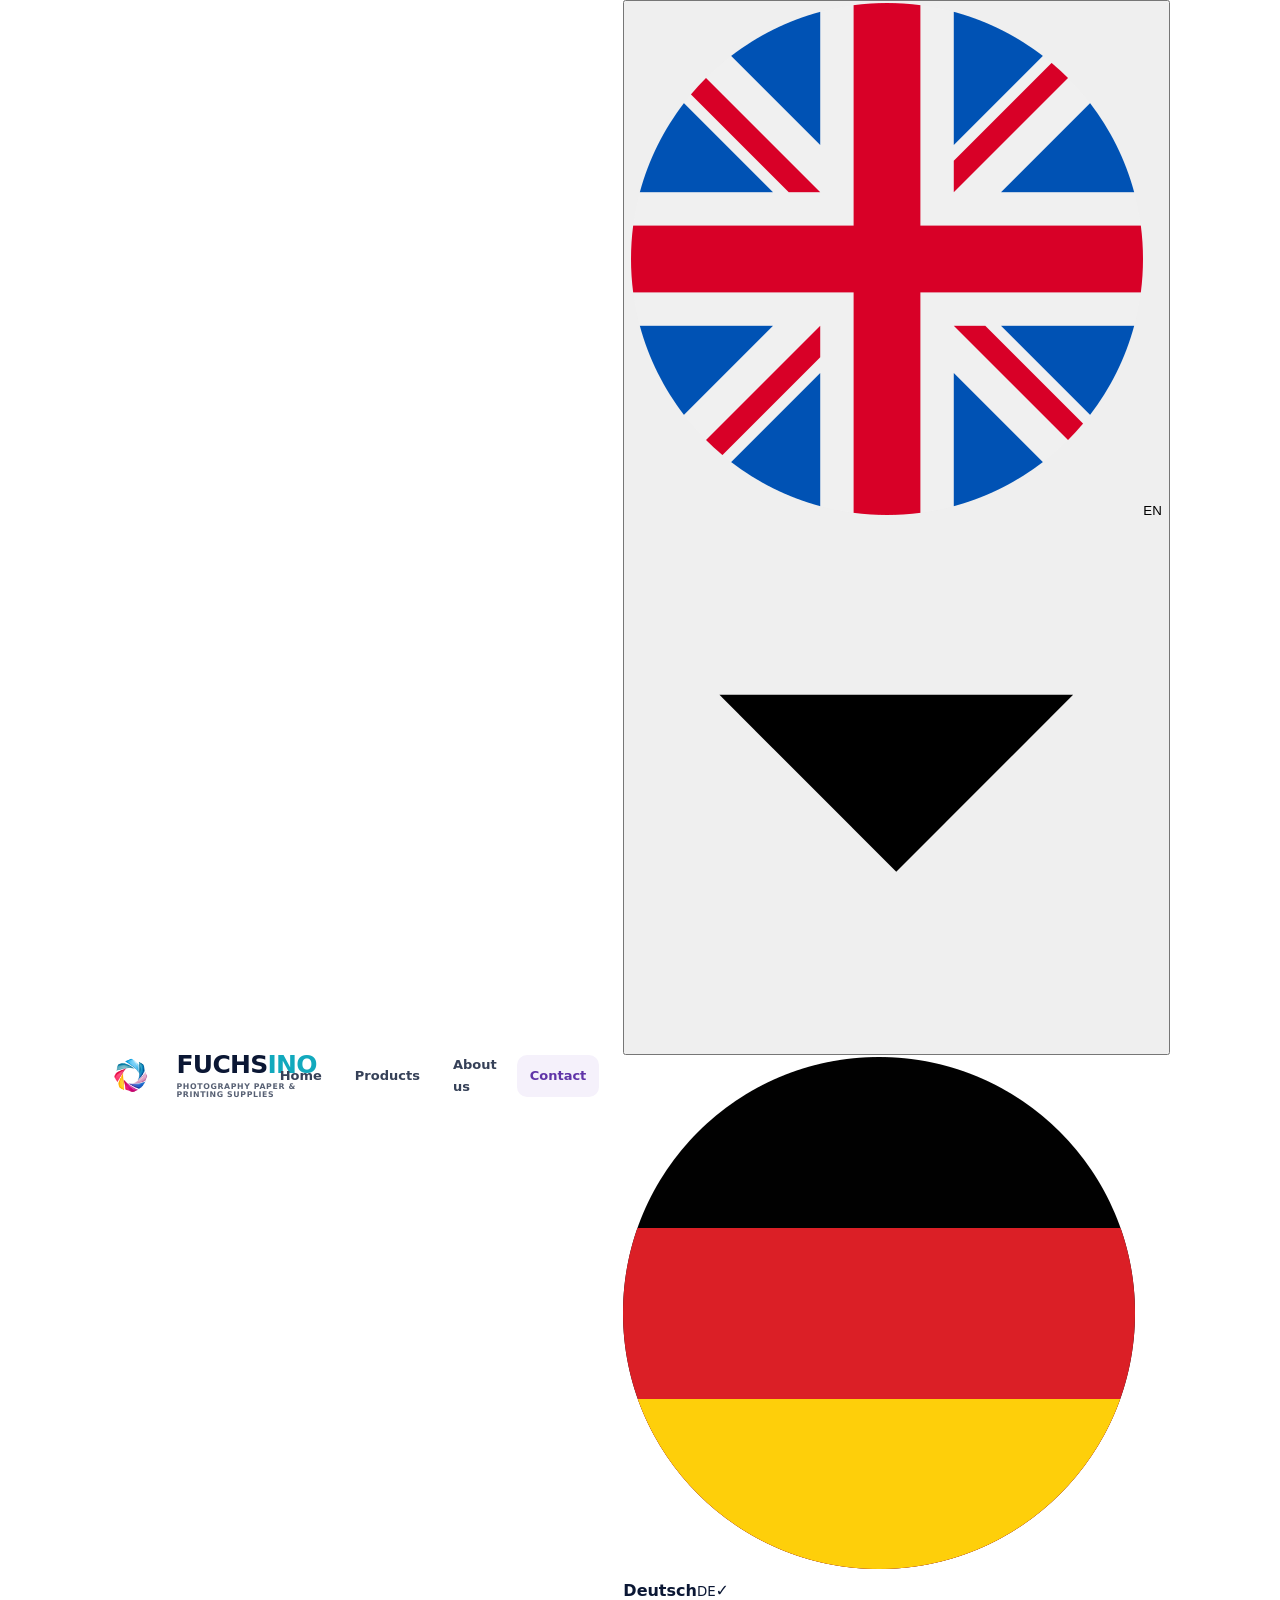
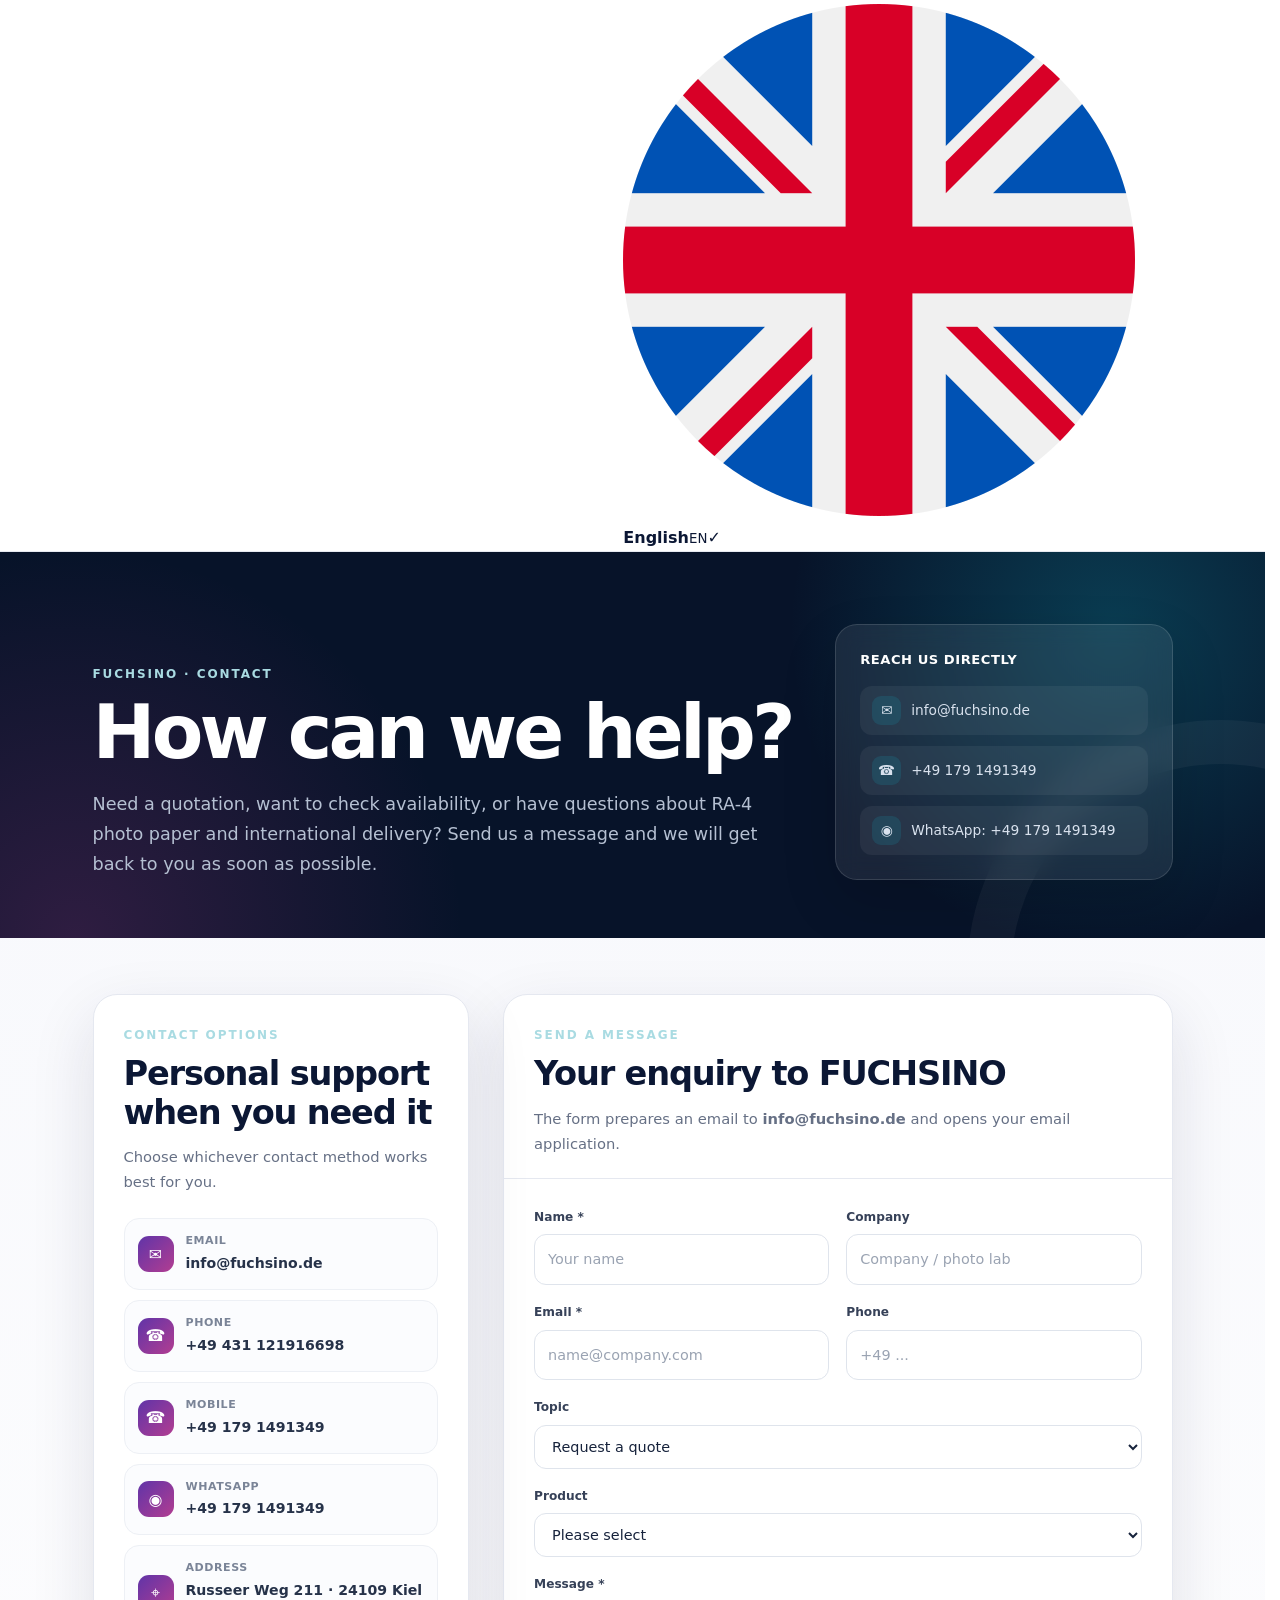
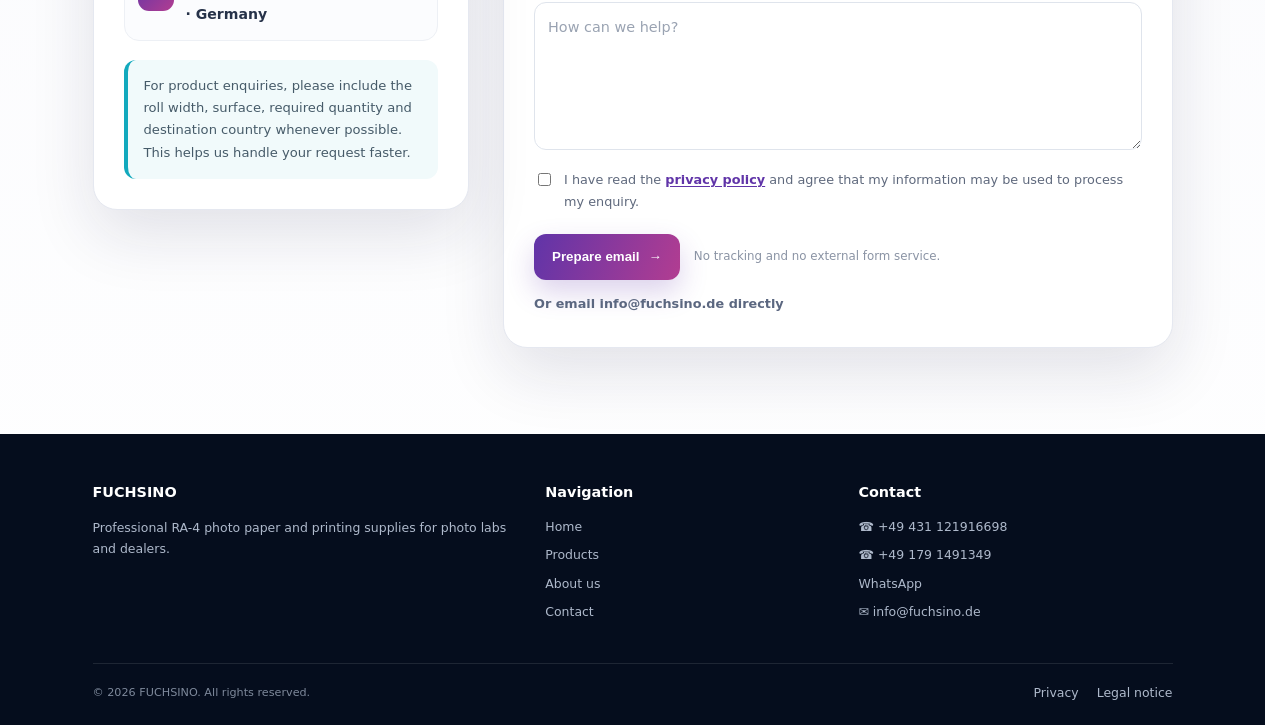
<file: contact.html>
<!DOCTYPE html>
<html lang="en">
<head>
<meta charset="utf-8"/>
<meta name="viewport" content="width=device-width, initial-scale=1, maximum-scale=5, viewport-fit=cover"/>
<title>Contact | FUCHSINO</title>
<meta name="description" content="Contact FUCHSINO for RA-4 photo paper, product availability, quotations and international logistics."/>
<meta name="robots" content="index,follow"/>
<meta name="author" content="FUCHSINO"/>
<meta name="theme-color" content="#071329"/>
<link rel="canonical" href="https://fuchsino.de/en/contact.html"/>
<link rel="alternate" hreflang="de-DE" href="https://fuchsino.de/kontakt.html"/>
<link rel="alternate" hreflang="en" href="https://fuchsino.de/en/contact.html"/>
<link rel="alternate" hreflang="x-default" href="https://fuchsino.de/kontakt.html"/>
<link rel="icon" href="../favicon.ico?v=2" sizes="any"/>
<link rel="icon" href="../favicon-32x32.png?v=2" sizes="32x32" type="image/png"/>
<link rel="apple-touch-icon" href="../apple-touch-icon.png?v=2" sizes="180x180"/>
<link rel="manifest" href="../site.webmanifest"/>
<link rel="stylesheet" href="../legal.css"/>
<link rel="stylesheet" href="../layout-stability.css?v=4"/>
<link rel="stylesheet" href="../language-switcher.css?v=3"/>
<link rel="stylesheet" href="../contact.css"/>
<script defer src="../language-switcher.js?v=3"></script><noscript><style id="language-noscript-fallback">
.language-trigger{display:none!important}
.language-menu{position:static!important;display:flex!important;flex-direction:column!important;opacity:1!important;visibility:visible!important;pointer-events:auto!important;transform:none!important;width:auto!important;max-width:none!important;padding:4px!important;box-shadow:none!important;border:0!important}
.language-option{min-height:42px!important;padding:6px 8px!important}
.language-option .check{display:none!important}
</style></noscript>
<script type="application/ld+json">
{
  "@context":"https://schema.org",
  "@type":"ContactPage",
  "name":"Contact | FUCHSINO",
  "url":"https://fuchsino.de/en/contact.html",
  "about":{"@type":"Organization","name":"FUCHSINO","email":"info@fuchsino.de","telephone":"+49 179 1491349"}
}
</script>
</head>
<body class="contact-page">
<a class="skip-link" href="#content">Skip to content</a>
<header class="site-header">
  <div class="container nav-shell">
    <a class="brand" href="index.html" aria-label="FUCHSINO home page">
      <img class="brand-logo" src="../logo.png" width="1024" height="1024" alt="FUCHSINO logo" decoding="async"/>
      <span class="brand-copy"><strong>FUCHS<span>INO</span></strong><small>PHOTOGRAPHY PAPER &amp; PRINTING SUPPLIES</small></span>
    </a>
    <nav class="nav-links" aria-label="Main navigation">
      <a href="index.html">Home</a>
      <a href="index.html#products">Products</a>
      <a href="index.html#about">About us</a>
      <a href="contact.html" aria-current="page">Contact</a>
    </nav>
    <div class="language-switcher">
      <button class="language-trigger" type="button" aria-expanded="false" aria-haspopup="menu" aria-label="Choose language"><span class="flag" aria-hidden="true"><img src="../united-kingdom.png" alt=""></span><span class="lang-code">EN</span><svg class="chevron" aria-hidden="true" viewBox="0 0 12 12"><path d="m2 4 4 4 4-4"></path></svg></button>
      <div class="language-menu" role="menu" aria-label="Languages">
        <a class="language-option" data-lang="de" href="../kontakt.html" role="menuitem"><span class="flag" aria-hidden="true"><img src="../flags.png" alt=""></span><span class="lang-name"><strong>Deutsch</strong><small>DE</small></span><span class="check" aria-hidden="true">✓</span></a>
        <a class="language-option is-active" data-lang="en" href="contact.html" role="menuitem"><span class="flag" aria-hidden="true"><img src="../united-kingdom.png" alt=""></span><span class="lang-name"><strong>English</strong><small>EN</small></span><span class="check" aria-hidden="true">✓</span></a>
      </div>
    </div>
  </div>
</header>
<main id="content">
  <section class="contact-hero">
    <div class="container contact-hero-grid">
      <div>
        <p class="eyebrow">FUCHSINO · Contact</p>
        <h1>How can we help?</h1>
        <p class="hero-copy">Need a quotation, want to check availability, or have questions about RA-4 photo paper and international delivery? Send us a message and we will get back to you as soon as possible.</p>
      </div>
      <aside class="hero-contact-card" aria-label="Direct contact options">
        <strong>Reach us directly</strong>
        <a href="mailto:info@fuchsino.de"><span class="mini-icon" aria-hidden="true">✉</span><span>info@fuchsino.de</span></a>
        <a href="tel:+491791491349"><span class="mini-icon" aria-hidden="true">☎</span><span>+49 179 1491349</span></a>
        <a href="https://wa.me/491791491349" rel="noopener noreferrer"><span class="mini-icon" aria-hidden="true">◉</span><span>WhatsApp: +49 179 1491349</span></a>
      </aside>
    </div>
  </section>

  <section class="contact-main">
    <div class="container contact-layout">
      <aside class="contact-info">
        <p class="eyebrow">Contact options</p>
        <h2>Personal support when you need it</h2>
        <p>Choose whichever contact method works best for you.</p>
        <div class="contact-methods">
          <a class="contact-method" href="mailto:info@fuchsino.de"><i class="method-icon" aria-hidden="true">✉</i><span><small>Email</small><span>info@fuchsino.de</span></span></a>
          <a class="contact-method" href="tel:+49431121916698"><i class="method-icon" aria-hidden="true">☎</i><span><small>Phone</small><span>+49 431 121916698</span></span></a>
          <a class="contact-method" href="tel:+491791491349"><i class="method-icon" aria-hidden="true">☎</i><span><small>Mobile</small><span>+49 179 1491349</span></span></a>
          <a class="contact-method" href="https://wa.me/491791491349" rel="noopener noreferrer"><i class="method-icon" aria-hidden="true">◉</i><span><small>WhatsApp</small><span>+49 179 1491349</span></span></a>
          <div class="contact-method"><i class="method-icon" aria-hidden="true">⌖</i><span><small>Address</small><span>Russeer Weg 211 · 24109 Kiel · Germany</span></span></div>
        </div>
        <div class="contact-note">For product enquiries, please include the roll width, surface, required quantity and destination country whenever possible. This helps us handle your request faster.</div>
      </aside>

      <section class="contact-form-card" aria-labelledby="contactFormTitle">
        <div class="contact-form-head">
          <p class="eyebrow">Send a message</p>
          <h2 id="contactFormTitle">Your enquiry to FUCHSINO</h2>
          <p>The form prepares an email to <strong>info@fuchsino.de</strong> and opens your email application.</p>
        </div>
        <form class="contact-form" id="contactForm" action="mailto:info@fuchsino.de" method="post" enctype="text/plain">
          <div class="form-grid">
            <div class="field"><label for="name">Name *</label><input id="name" name="name" type="text" autocomplete="name" required placeholder="Your name"/></div>
            <div class="field"><label for="company">Company</label><input id="company" name="company" type="text" autocomplete="organization" placeholder="Company / photo lab"/></div>
            <div class="field"><label for="email">Email *</label><input id="email" name="email" type="email" autocomplete="email" required placeholder="name@company.com"/></div>
            <div class="field"><label for="phone">Phone</label><input id="phone" name="phone" type="tel" autocomplete="tel" placeholder="+49 ..."/></div>
            <div class="field full"><label for="topic">Topic</label><select id="topic" name="topic"><option value="Request a quote">Request a quote</option><option value="Product availability">Product availability</option><option value="Logistics and export">Logistics &amp; export</option><option value="General enquiry">General enquiry</option></select></div>
            <div class="field full"><label for="product">Product</label><select id="product" name="product"><option value="">Please select</option><option value="RA-4 Photo Paper 6 Inch">RA-4 Photo Paper 6 Inch</option><option value="RA-4 Photo Paper 12 Inch">RA-4 Photo Paper 12 Inch</option><option value="RA-4 Photo Paper 24 Inch">RA-4 Photo Paper 24 Inch</option></select></div>
            <div class="field full"><label for="message">Message *</label><textarea id="message" name="message" required placeholder="How can we help?"></textarea></div>
          </div>
          <label class="privacy-check"><input id="privacy" type="checkbox" required/><span>I have read the <a href="datenschutz.html">privacy policy</a> and agree that my information may be used to process my enquiry.</span></label>
          <div class="form-actions">
            <button class="contact-submit" type="submit">Prepare email <span aria-hidden="true">→</span></button>
            <span class="form-hint">No tracking and no external form service.</span>
          </div>
          <a class="direct-email" href="mailto:info@fuchsino.de">Or email info@fuchsino.de directly</a>
        </form>
      </section>
    </div>
  </section>
</main>
<footer class="site-footer">
  <div class="container footer-grid">
    <div><h3>FUCHSINO</h3><p>Professional RA-4 photo paper and printing supplies for photo labs and dealers.</p></div>
    <div><h3>Navigation</h3><a href="index.html">Home</a><a href="index.html#products">Products</a><a href="index.html#about">About us</a><a href="contact.html">Contact</a></div>
    <div><h3>Contact</h3><a href="tel:+49431121916698">☎ +49 431 121916698</a><a href="tel:+491791491349">☎ +49 179 1491349</a><a href="https://wa.me/491791491349" rel="noopener noreferrer">WhatsApp</a><a href="mailto:info@fuchsino.de">✉ info@fuchsino.de</a></div>
  </div>
  <div class="container footer-bottom"><span>© <span id="year"></span> FUCHSINO. All rights reserved.</span><nav><a href="datenschutz.html">Privacy</a><a href="impressum.html">Legal notice</a></nav></div>
</footer>
<script>
(() => {
  const year = document.getElementById('year');
  if (year) year.textContent = new Date().getFullYear();
  const form = document.getElementById('contactForm');
  if (!form) return;

  // Carry the selected product over from any of the three product pages.
  const params = new URLSearchParams(window.location.search);
  const requestedProduct = params.get('product');
  const productSelect = document.getElementById('product');
  const productMap = {
    '6-inch': 'RA-4 Photo Paper 6 Inch',
    '12-inch': 'RA-4 Photo Paper 12 Inch',
    '24-inch': 'RA-4 Photo Paper 24 Inch'
  };
  if (requestedProduct && productSelect && productMap[requestedProduct]) {
    productSelect.value = productMap[requestedProduct];
    const topic = document.getElementById('topic');
    if (topic) topic.value = 'Request a quote';
  }

  // Preserve the product enquiry when changing language.
  if (requestedProduct) {
    const deLink = document.querySelector('.language-option[data-lang="de"]');
    if (deLink) deLink.href = `../kontakt.html?produkt=${encodeURIComponent(requestedProduct)}#contactForm`;
  }
  form.addEventListener('submit', (event) => {
    event.preventDefault();
    if (!form.reportValidity()) return;
    const data = new FormData(form);
    const subject = `FUCHSINO enquiry – ${data.get('product') || data.get('topic') || 'Contact'}`;
    const body = [
      `Name: ${data.get('name') || ''}`,
      `Company: ${data.get('company') || '-'}`,
      `Email: ${data.get('email') || ''}`,
      `Phone: ${data.get('phone') || '-'}`,
      `Topic: ${data.get('topic') || '-'}`,
      `Product: ${data.get('product') || '-'}`,
      '',
      'Message:',
      `${data.get('message') || ''}`
    ].join('\n');
    window.location.href = `mailto:info@fuchsino.de?subject=${encodeURIComponent(subject)}&body=${encodeURIComponent(body)}`;
  });
})();
</script>
</body>
</html>
</file>
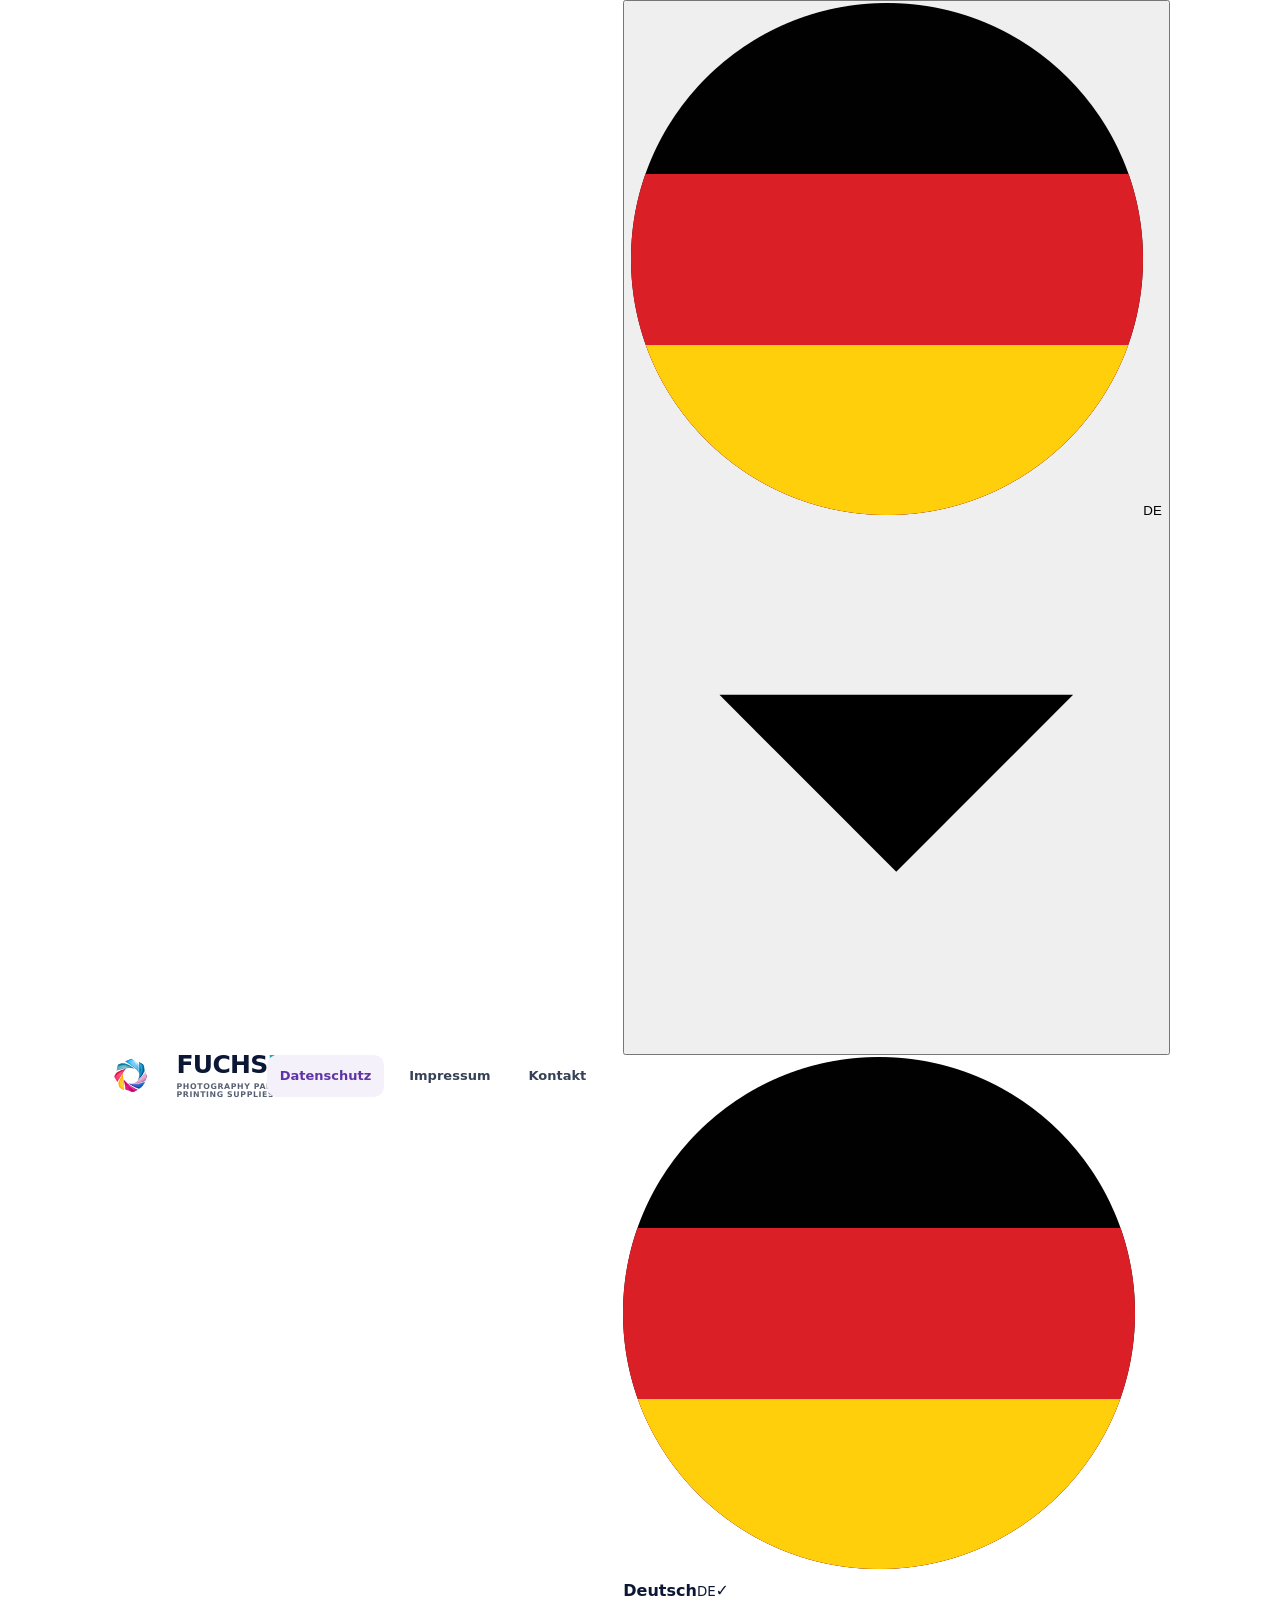
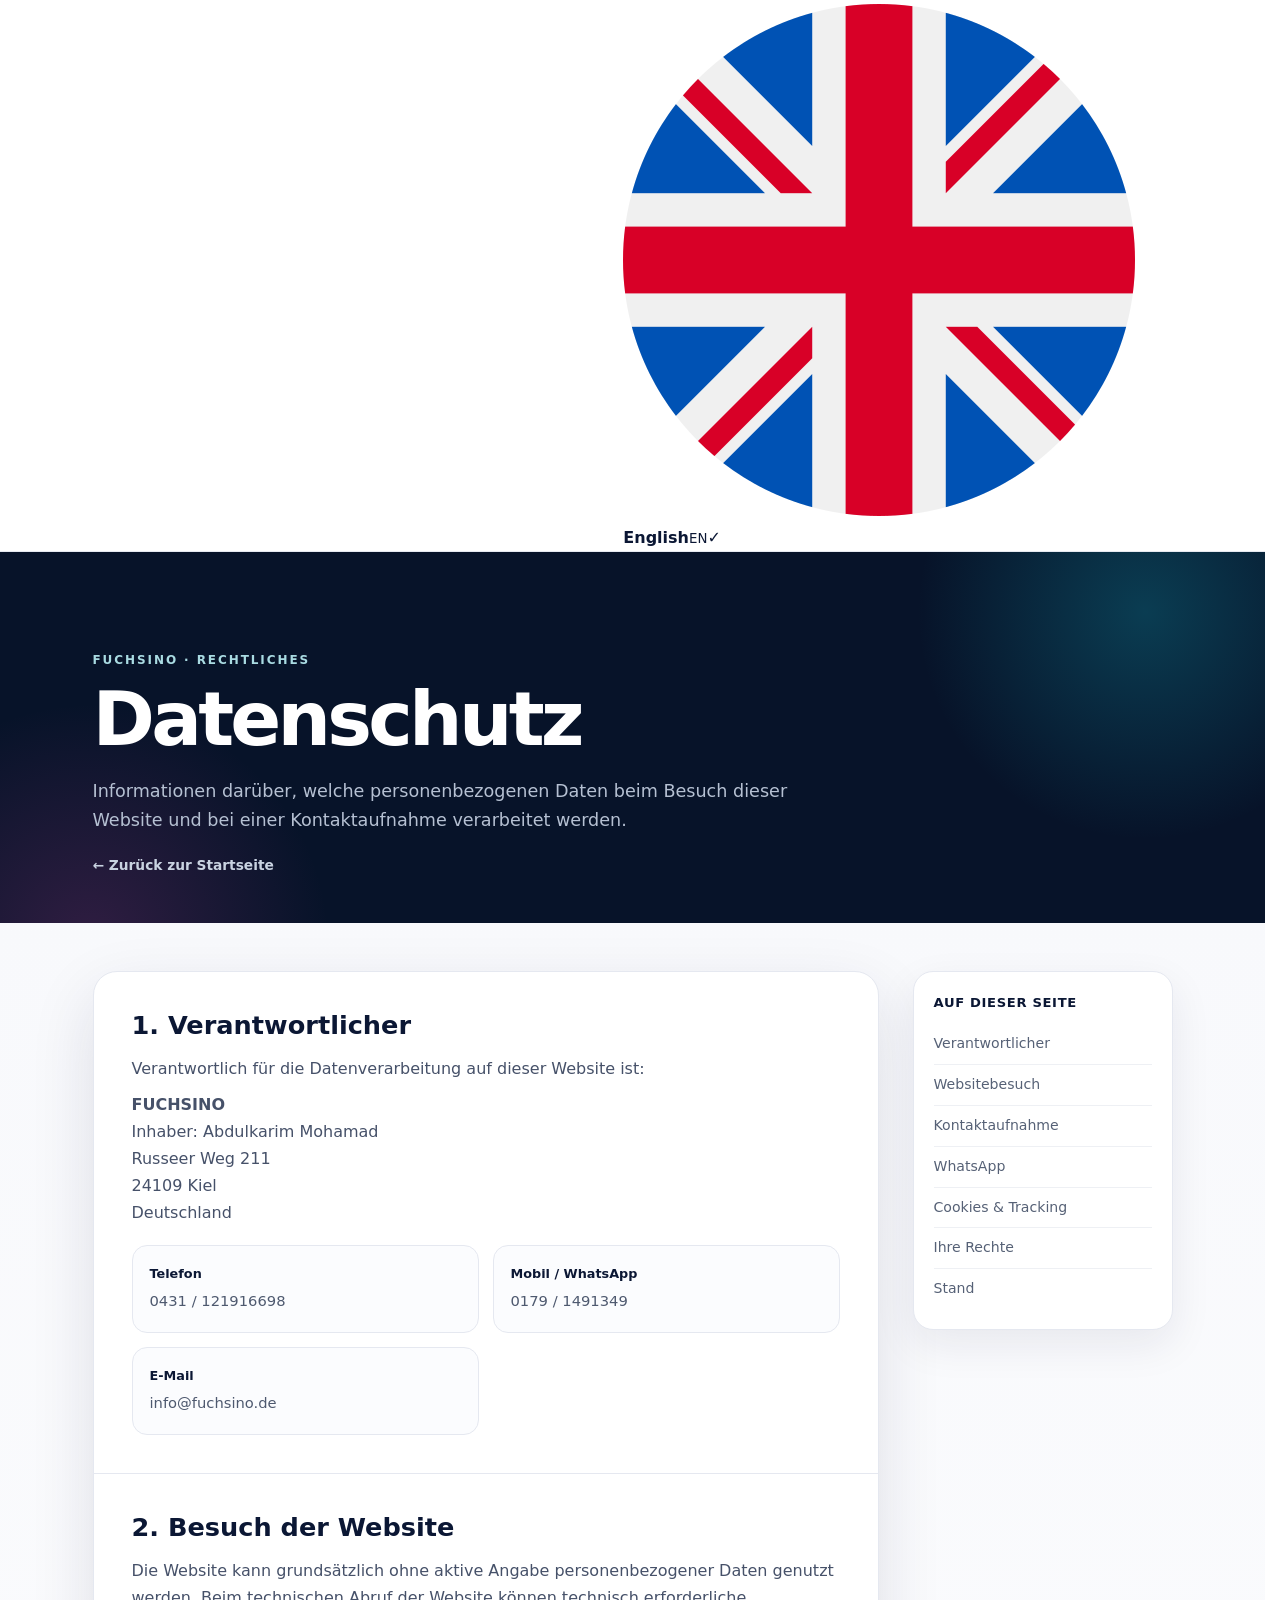
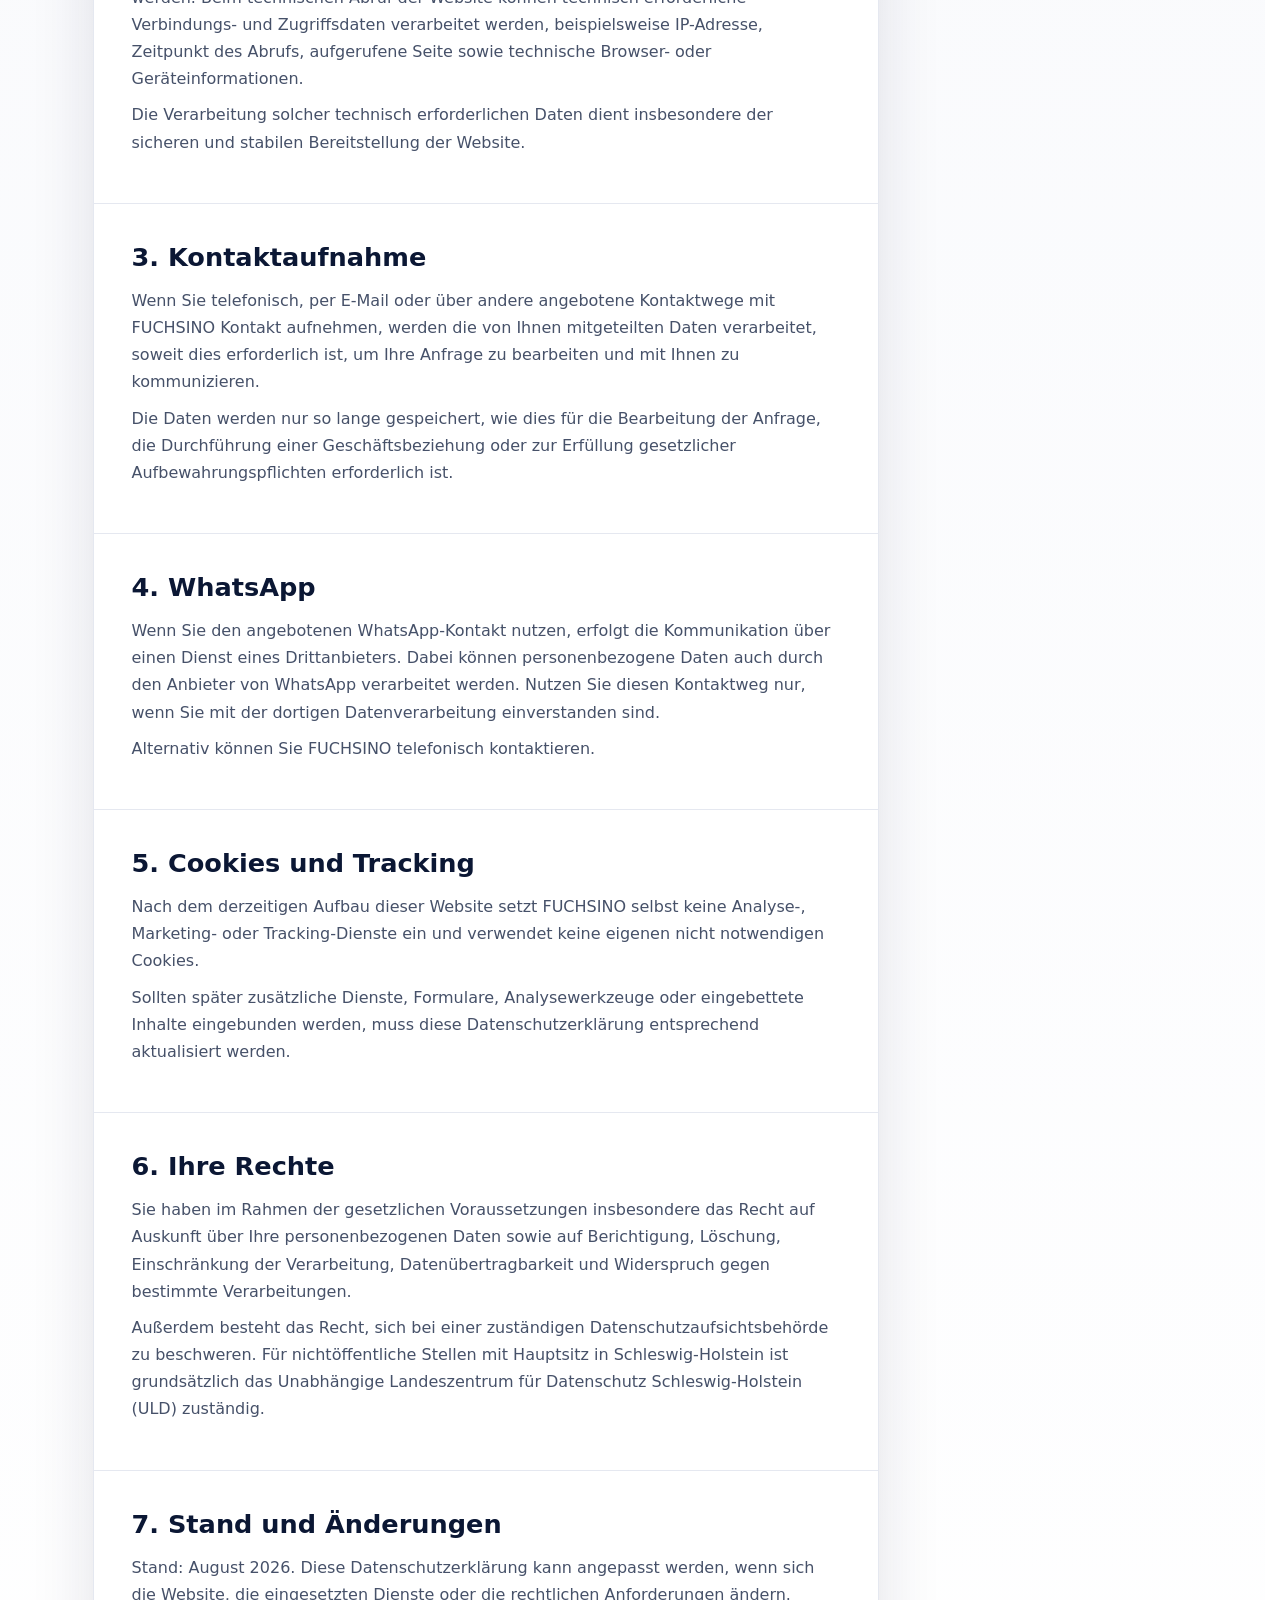
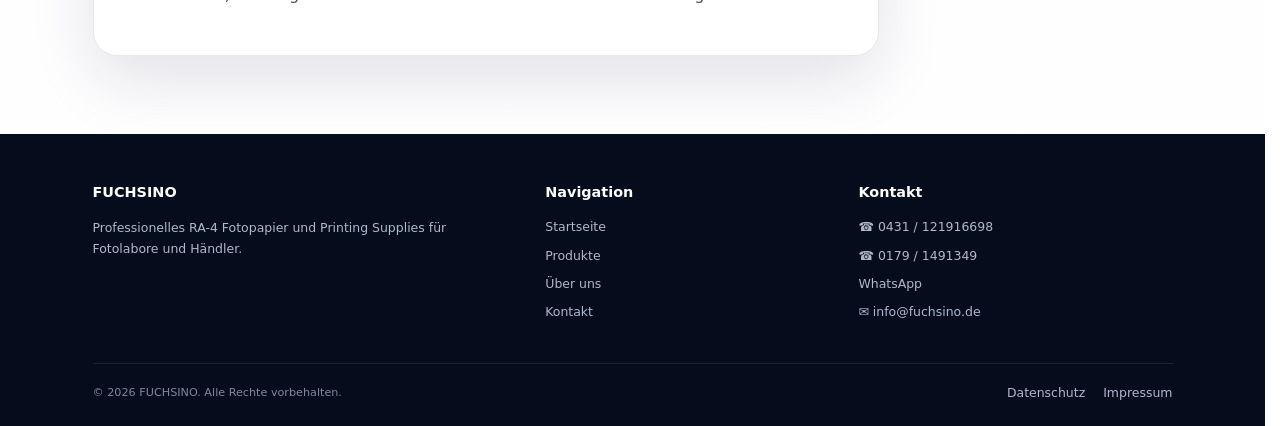
<file: datenschutz (1).html>
<!DOCTYPE html>

<html lang="de">
<head>
<meta charset="utf-8"/>
<meta name="viewport" content="width=device-width, initial-scale=1, maximum-scale=5, viewport-fit=cover"/>
<meta content="width=device-width, initial-scale=1" name="viewport"/>
<title>Datenschutz | FUCHSINO</title><meta content="Datenschutzerklärung von FUCHSINO mit Informationen zur Verarbeitung personenbezogener Daten und zu Ihren Datenschutzrechten." name="description"/><meta content="noindex,follow" name="robots"/><meta content="FUCHSINO" name="author"/><meta content="FUCHSINO" name="application-name"/><meta content="#071329" name="theme-color"/><link href="https://fuchsino.de/datenschutz.html" rel="canonical"/><link href="favicon.ico?v=2" rel="icon" sizes="any"/><link href="favicon-32x32.png?v=2" rel="icon" sizes="32x32" type="image/png"/><link href="apple-touch-icon.png?v=2" rel="apple-touch-icon" sizes="180x180"/><link href="site.webmanifest" rel="manifest"/><link href="legal.css" rel="stylesheet"/>
<link rel="stylesheet" href="layout-stability.css?v=4"/>
<link href="language-switcher.css?v=3" rel="stylesheet"/><script defer src="language-switcher.js?v=3"></script><noscript><style id="language-noscript-fallback">
.language-trigger{display:none!important}
.language-menu{position:static!important;display:flex!important;flex-direction:column!important;opacity:1!important;visibility:visible!important;pointer-events:auto!important;transform:none!important;width:auto!important;max-width:none!important;padding:4px!important;box-shadow:none!important;border:0!important}
.language-option{min-height:42px!important;padding:6px 8px!important}
.language-option .check{display:none!important}
</style></noscript><link href="https://fuchsino.de/datenschutz.html" hreflang="de-DE" rel="alternate"/><link href="https://fuchsino.de/en/datenschutz.html" hreflang="en" rel="alternate"/><link href="https://fuchsino.de/datenschutz.html" hreflang="x-default" rel="alternate"/></head>
<body>
<a class="skip-link" href="#content">Zum Inhalt</a>
<header class="site-header">
<div class="container nav-shell">
<a aria-label="FUCHSINO Startseite" class="brand" href="index.html">
<img alt="FUCHSINO Logo" class="brand-logo" decoding="async" height="1024" src="logo.png" width="1024"/>
<span class="brand-copy"><strong>FUCHS<span>INO</span></strong><small>PHOTOGRAPHY PAPER &amp; PRINTING SUPPLIES</small></span>
</a>
<nav aria-label="Rechtliche Seiten" class="nav-links">
<a aria-current="page" href="datenschutz.html">Datenschutz</a>
<a href="impressum.html">Impressum</a>
<a href="kontakt.html">Kontakt</a>
</nav>
<div class="language-switcher"><button aria-expanded="false" aria-haspopup="menu" aria-label="Sprache wählen" class="language-trigger" type="button"><span class="flag" aria-hidden="true"><img src="flags.png" alt=""></span><span class="lang-code">DE</span><svg aria-hidden="true" class="chevron" viewBox="0 0 12 12"><path d="m2 4 4 4 4-4"></path></svg></button><div aria-label="Sprachen" class="language-menu" role="menu"><a class="language-option is-active" data-lang="de" href="datenschutz.html" role="menuitem"><span class="flag" aria-hidden="true"><img src="flags.png" alt=""></span><span class="lang-name"><strong>Deutsch</strong><small>DE</small></span><span aria-hidden="true" class="check">✓</span></a><a class="language-option" data-lang="en" href="en/datenschutz.html" role="menuitem"><span class="flag" aria-hidden="true"><img src="united-kingdom.png" alt=""></span><span class="lang-name"><strong>English</strong><small>EN</small></span><span aria-hidden="true" class="check">✓</span></a></div></div></div>
</header>
<main id="content">
<section class="legal-hero">
<div class="container">
<p class="eyebrow">FUCHSINO · Rechtliches</p>
<h1>Datenschutz</h1>
<p class="hero-copy">Informationen darüber, welche personenbezogenen Daten beim Besuch dieser Website und bei einer Kontaktaufnahme verarbeitet werden.</p>
<a class="back-link" href="index.html">← Zurück zur Startseite</a>
</div>
</section>
<div class="legal-main">
<div class="container legal-layout">
<article class="legal-card">
<section id="verantwortlicher">
<h2>1. Verantwortlicher</h2>
<p>Verantwortlich für die Datenverarbeitung auf dieser Website ist:</p>
<p><strong>FUCHSINO</strong><br/>Inhaber: Abdulkarim Mohamad<br/>Russeer Weg 211<br/>24109 Kiel<br/>Deutschland</p>
<div class="info-grid">
<div class="info-item"><strong>Telefon</strong><a href="tel:+49431121916698">0431 / 121916698</a></div>
<div class="info-item"><strong>Mobil / WhatsApp</strong><a href="tel:+491791491349">0179 / 1491349</a></div>
<div class="info-item"><strong>E-Mail</strong><a href="mailto:info@fuchsino.de">info@fuchsino.de</a></div>
</div>
</section>
<section id="website">
<h2>2. Besuch der Website</h2>
<p>Die Website kann grundsätzlich ohne aktive Angabe personenbezogener Daten genutzt werden. Beim technischen Abruf der Website können technisch erforderliche Verbindungs- und Zugriffsdaten verarbeitet werden, beispielsweise IP-Adresse, Zeitpunkt des Abrufs, aufgerufene Seite sowie technische Browser- oder Geräteinformationen.</p>
<p>Die Verarbeitung solcher technisch erforderlichen Daten dient insbesondere der sicheren und stabilen Bereitstellung der Website.</p>
</section>
<section id="kontakt">
<h2>3. Kontaktaufnahme</h2>
<p>Wenn Sie telefonisch, per E-Mail oder über andere angebotene Kontaktwege mit FUCHSINO Kontakt aufnehmen, werden die von Ihnen mitgeteilten Daten verarbeitet, soweit dies erforderlich ist, um Ihre Anfrage zu bearbeiten und mit Ihnen zu kommunizieren.</p>
<p>Die Daten werden nur so lange gespeichert, wie dies für die Bearbeitung der Anfrage, die Durchführung einer Geschäftsbeziehung oder zur Erfüllung gesetzlicher Aufbewahrungspflichten erforderlich ist.</p>
</section>
<section id="whatsapp">
<h2>4. WhatsApp</h2>
<p>Wenn Sie den angebotenen WhatsApp-Kontakt nutzen, erfolgt die Kommunikation über einen Dienst eines Drittanbieters. Dabei können personenbezogene Daten auch durch den Anbieter von WhatsApp verarbeitet werden. Nutzen Sie diesen Kontaktweg nur, wenn Sie mit der dortigen Datenverarbeitung einverstanden sind.</p>
<p>Alternativ können Sie FUCHSINO telefonisch kontaktieren.</p>
</section>
<section id="cookies">
<h2>5. Cookies und Tracking</h2>
<p>Nach dem derzeitigen Aufbau dieser Website setzt FUCHSINO selbst keine Analyse-, Marketing- oder Tracking-Dienste ein und verwendet keine eigenen nicht notwendigen Cookies.</p>
<p>Sollten später zusätzliche Dienste, Formulare, Analysewerkzeuge oder eingebettete Inhalte eingebunden werden, muss diese Datenschutzerklärung entsprechend aktualisiert werden.</p>
</section>
<section id="rechte">
<h2>6. Ihre Rechte</h2>
<p>Sie haben im Rahmen der gesetzlichen Voraussetzungen insbesondere das Recht auf Auskunft über Ihre personenbezogenen Daten sowie auf Berichtigung, Löschung, Einschränkung der Verarbeitung, Datenübertragbarkeit und Widerspruch gegen bestimmte Verarbeitungen.</p>
<p>Außerdem besteht das Recht, sich bei einer zuständigen Datenschutzaufsichtsbehörde zu beschweren. Für nichtöffentliche Stellen mit Hauptsitz in Schleswig-Holstein ist grundsätzlich das Unabhängige Landeszentrum für Datenschutz Schleswig-Holstein (ULD) zuständig.</p>
</section>
<section id="stand">
<h2>7. Stand und Änderungen</h2>
<p>Stand: August 2026. Diese Datenschutzerklärung kann angepasst werden, wenn sich die Website, die eingesetzten Dienste oder die rechtlichen Anforderungen ändern.</p>
</section>
</article>
<aside aria-label="Inhaltsübersicht" class="side-card">
<strong>Auf dieser Seite</strong>
<a href="#verantwortlicher">Verantwortlicher</a>
<a href="#website">Websitebesuch</a>
<a href="#kontakt">Kontaktaufnahme</a>
<a href="#whatsapp">WhatsApp</a>
<a href="#cookies">Cookies &amp; Tracking</a>
<a href="#rechte">Ihre Rechte</a>
<a href="#stand">Stand</a>
</aside>
</div>
</div>
</main>
<footer class="site-footer">
<div class="container footer-grid">
<div><h3>FUCHSINO</h3><p>Professionelles RA-4 Fotopapier und Printing Supplies für Fotolabore und Händler.</p></div>
<div><h3>Navigation</h3><a href="index.html">Startseite</a><a href="index.html#products">Produkte</a><a href="index.html#about">Über uns</a><a href="kontakt.html">Kontakt</a></div>
<div><h3>Kontakt</h3><a href="tel:+49431121916698">☎ 0431 / 121916698</a><a href="tel:+491791491349">☎ 0179 / 1491349</a><a href="https://wa.me/491791491349" rel="noopener noreferrer">WhatsApp</a><a href="mailto:info@fuchsino.de">✉ info@fuchsino.de</a></div>
</div>
<div class="container footer-bottom"><span>© <span id="year"></span> FUCHSINO. Alle Rechte vorbehalten.</span><nav><a href="datenschutz.html">Datenschutz</a><a href="impressum.html">Impressum</a></nav></div>
</footer>
<script>document.getElementById('year').textContent = new Date().getFullYear();</script>
</body>
</html>
</file>
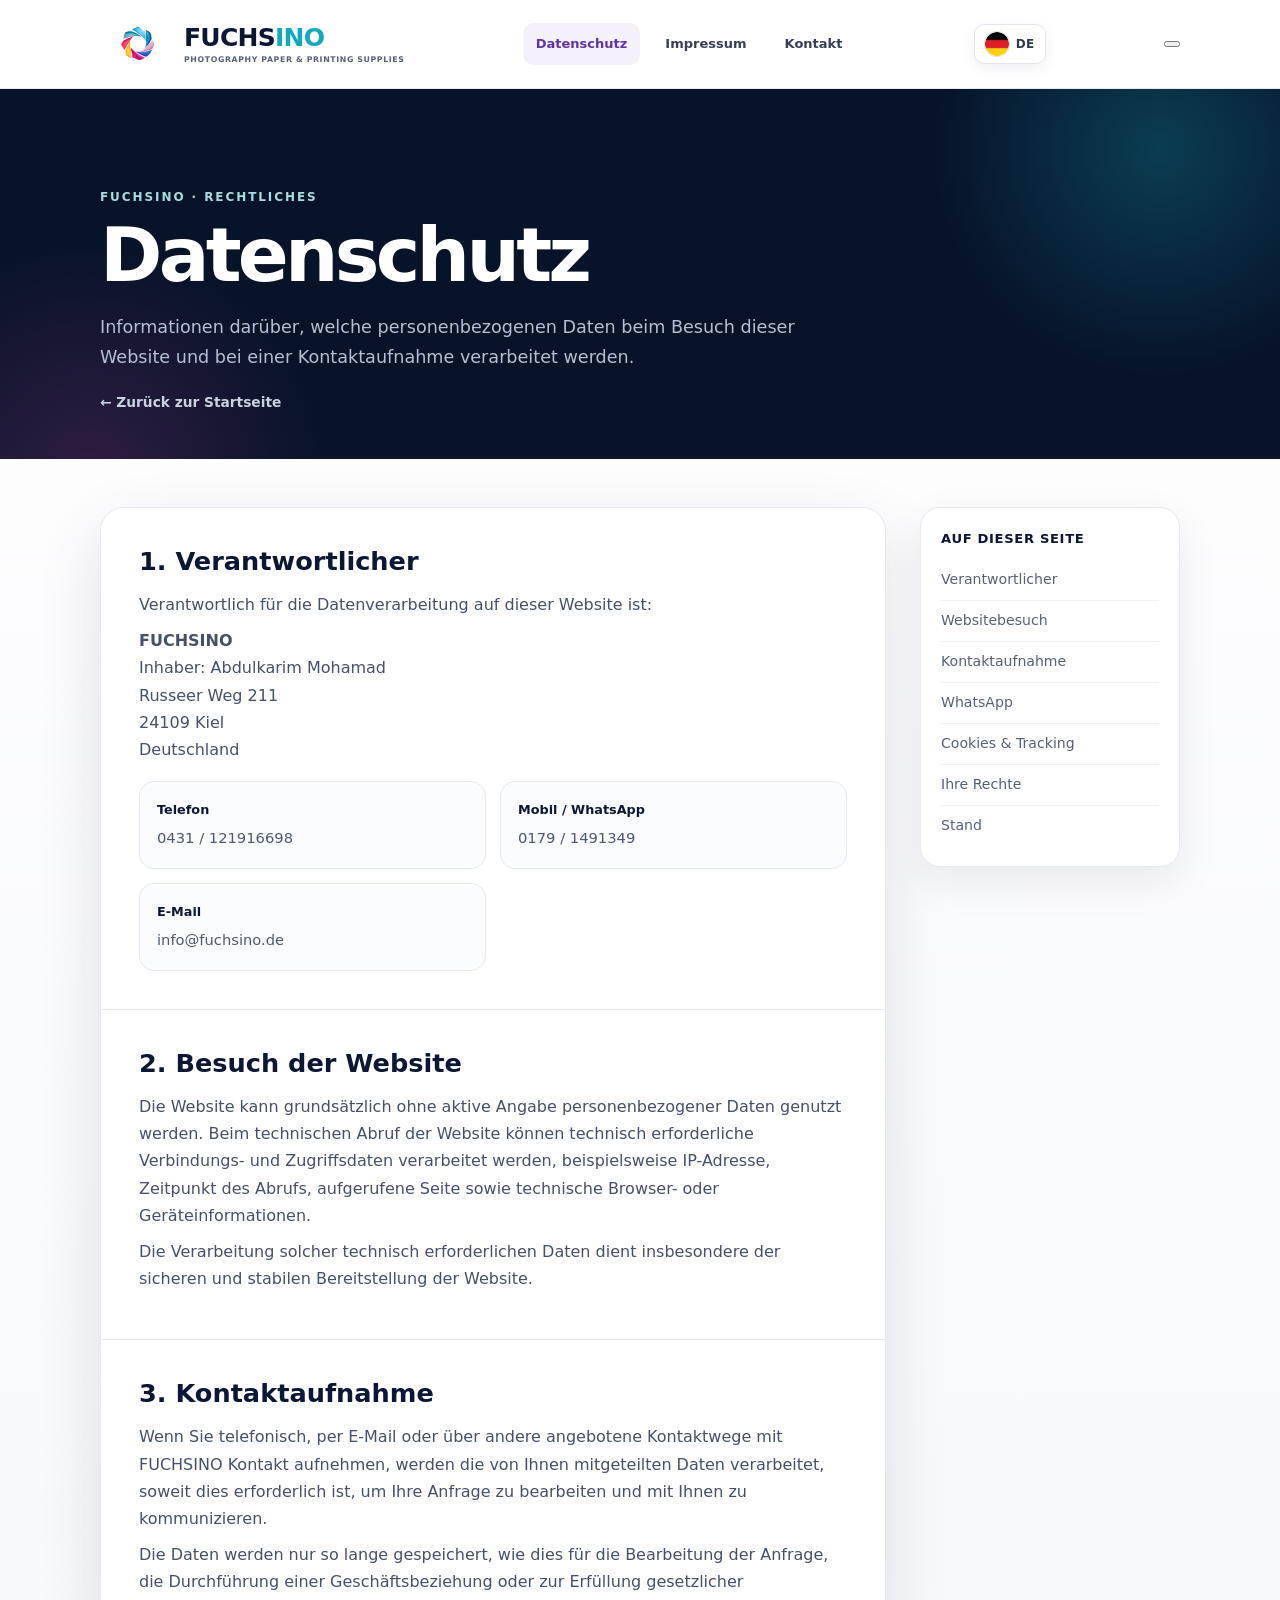
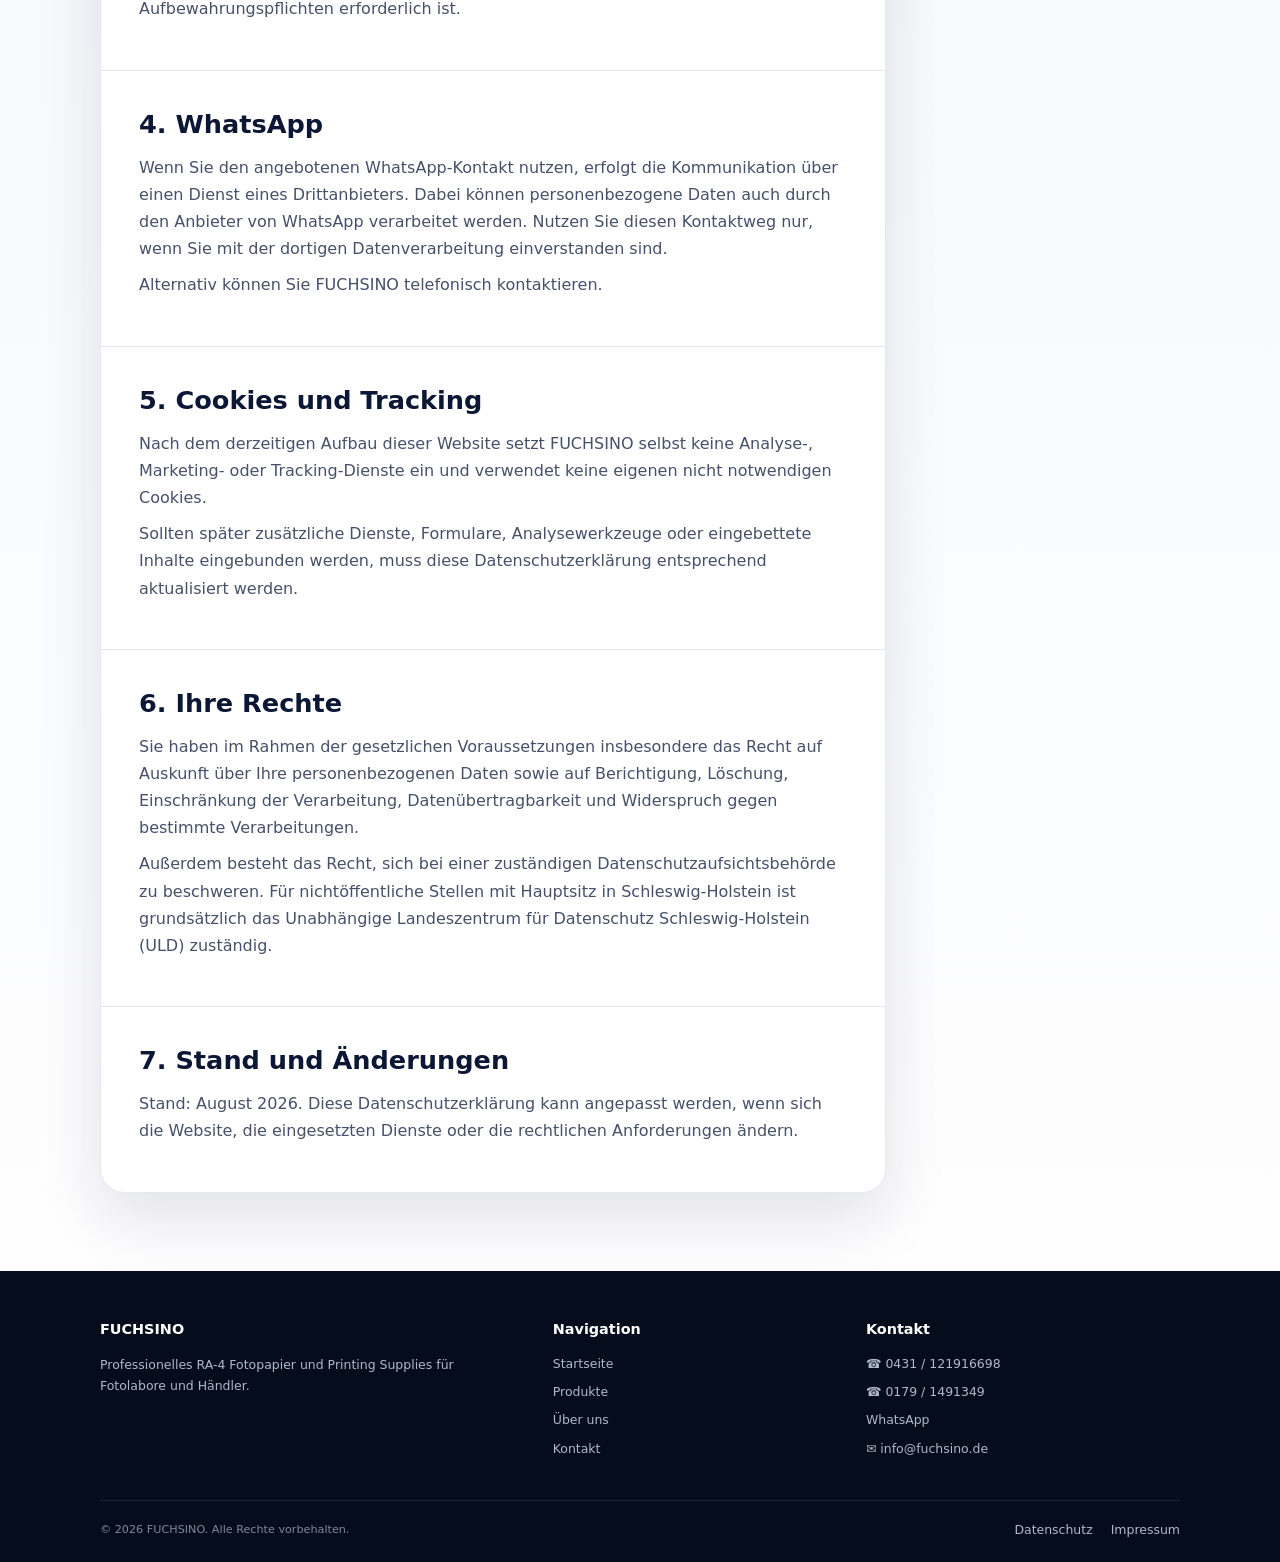
<file: datenschutz.html>
<!DOCTYPE html>

<html lang="de">
<head>
<meta charset="utf-8"/>
<meta content="width=device-width, initial-scale=1" name="viewport"/>
<title>Datenschutz | FUCHSINO</title><meta content="Datenschutzerklärung von FUCHSINO mit Informationen zur Verarbeitung personenbezogener Daten und zu Ihren Datenschutzrechten." name="description"/><meta content="noindex,follow" name="robots"/><meta content="FUCHSINO" name="author"/><meta content="FUCHSINO" name="application-name"/><meta content="#071329" name="theme-color"/><link href="https://fuchsino.de/datenschutz.html" rel="canonical"/><link href="favicon.ico?v=2" rel="icon" sizes="any"/><link href="favicon-32x32.png?v=2" rel="icon" sizes="32x32" type="image/png"/><link href="apple-touch-icon.png?v=2" rel="apple-touch-icon" sizes="180x180"/><link href="site.webmanifest" rel="manifest"/><link href="legal.css?v=2" rel="stylesheet"/>
<script defer="True" src="lang.js?v=3"></script><style>.translation-note{max-width:760px;margin:14px 0 0;color:#aeb9cb;font-size:.82rem}.translation-note[hidden]{display:none}</style><link rel="stylesheet" href="language-switcher.css?v=8"/>
<script defer src="mobile-navigation.js?v=2"></script>
</head>
<body>
<a class="skip-link" href="#content">Zum Inhalt</a>
<header class="site-header">
<div class="container nav-shell">
<a aria-label="FUCHSINO Startseite" class="brand" href="index.html">
<img alt="FUCHSINO Logo" class="brand-logo" decoding="async" height="1024" src="logo.png" width="1024"/>
<span class="brand-copy"><strong>FUCHS<span>INO</span></strong><small>PHOTOGRAPHY PAPER &amp; PRINTING SUPPLIES</small></span>
</a>
<nav aria-label="Rechtliche Seiten" class="nav-links">
<a aria-current="page" href="datenschutz.html">Datenschutz</a>
<a href="impressum.html">Impressum</a>
<a href="kontakt.html">Kontakt</a>
</nav>
<button aria-label="Switch to English" class="language-link language-toggle" data-lang-switch="en" type="button"><img class="lang-flag" src="flags.png" alt="" aria-hidden="true"/><span class="lang-code">DE</span></button>
</div>
</header>
<main id="content">
<section class="legal-hero">
<div class="container">
<p class="eyebrow">FUCHSINO · Rechtliches</p>
<h1>Datenschutz</h1>
<p class="hero-copy">Informationen darüber, welche personenbezogenen Daten beim Besuch dieser Website und bei einer Kontaktaufnahme verarbeitet werden.</p>
<a class="back-link" href="index.html">← Zurück zur Startseite</a>
</div>
</section>
<div class="legal-main">
<div class="container legal-layout">
<article class="legal-card">
<section id="verantwortlicher">
<h2>1. Verantwortlicher</h2>
<p>Verantwortlich für die Datenverarbeitung auf dieser Website ist:</p>
<p><strong>FUCHSINO</strong><br/>Inhaber: Abdulkarim Mohamad<br/>Russeer Weg 211<br/>24109 Kiel<br/>Deutschland</p>
<div class="info-grid">
<div class="info-item"><strong>Telefon</strong><a href="tel:+49431121916698">0431 / 121916698</a></div>
<div class="info-item"><strong>Mobil / WhatsApp</strong><a href="tel:+491791491349">0179 / 1491349</a></div>
<div class="info-item"><strong>E-Mail</strong><a href="mailto:info@fuchsino.de">info@fuchsino.de</a></div>
</div>
</section>
<section id="website">
<h2>2. Besuch der Website</h2>
<p>Die Website kann grundsätzlich ohne aktive Angabe personenbezogener Daten genutzt werden. Beim technischen Abruf der Website können technisch erforderliche Verbindungs- und Zugriffsdaten verarbeitet werden, beispielsweise IP-Adresse, Zeitpunkt des Abrufs, aufgerufene Seite sowie technische Browser- oder Geräteinformationen.</p>
<p>Die Verarbeitung solcher technisch erforderlichen Daten dient insbesondere der sicheren und stabilen Bereitstellung der Website.</p>
</section>
<section id="kontakt">
<h2>3. Kontaktaufnahme</h2>
<p>Wenn Sie telefonisch, per E-Mail oder über andere angebotene Kontaktwege mit FUCHSINO Kontakt aufnehmen, werden die von Ihnen mitgeteilten Daten verarbeitet, soweit dies erforderlich ist, um Ihre Anfrage zu bearbeiten und mit Ihnen zu kommunizieren.</p>
<p>Die Daten werden nur so lange gespeichert, wie dies für die Bearbeitung der Anfrage, die Durchführung einer Geschäftsbeziehung oder zur Erfüllung gesetzlicher Aufbewahrungspflichten erforderlich ist.</p>
</section>
<section id="whatsapp">
<h2>4. WhatsApp</h2>
<p>Wenn Sie den angebotenen WhatsApp-Kontakt nutzen, erfolgt die Kommunikation über einen Dienst eines Drittanbieters. Dabei können personenbezogene Daten auch durch den Anbieter von WhatsApp verarbeitet werden. Nutzen Sie diesen Kontaktweg nur, wenn Sie mit der dortigen Datenverarbeitung einverstanden sind.</p>
<p>Alternativ können Sie FUCHSINO telefonisch kontaktieren.</p>
</section>
<section id="cookies">
<h2>5. Cookies und Tracking</h2>
<p>Nach dem derzeitigen Aufbau dieser Website setzt FUCHSINO selbst keine Analyse-, Marketing- oder Tracking-Dienste ein und verwendet keine eigenen nicht notwendigen Cookies.</p>
<p>Sollten später zusätzliche Dienste, Formulare, Analysewerkzeuge oder eingebettete Inhalte eingebunden werden, muss diese Datenschutzerklärung entsprechend aktualisiert werden.</p>
</section>
<section id="rechte">
<h2>6. Ihre Rechte</h2>
<p>Sie haben im Rahmen der gesetzlichen Voraussetzungen insbesondere das Recht auf Auskunft über Ihre personenbezogenen Daten sowie auf Berichtigung, Löschung, Einschränkung der Verarbeitung, Datenübertragbarkeit und Widerspruch gegen bestimmte Verarbeitungen.</p>
<p>Außerdem besteht das Recht, sich bei einer zuständigen Datenschutzaufsichtsbehörde zu beschweren. Für nichtöffentliche Stellen mit Hauptsitz in Schleswig-Holstein ist grundsätzlich das Unabhängige Landeszentrum für Datenschutz Schleswig-Holstein (ULD) zuständig.</p>
</section>
<section id="stand">
<h2>7. Stand und Änderungen</h2>
<p>Stand: August 2026. Diese Datenschutzerklärung kann angepasst werden, wenn sich die Website, die eingesetzten Dienste oder die rechtlichen Anforderungen ändern.</p>
</section>
</article>
<aside aria-label="Inhaltsübersicht" class="side-card">
<strong>Auf dieser Seite</strong>
<a href="#verantwortlicher">Verantwortlicher</a>
<a href="#website">Websitebesuch</a>
<a href="#kontakt">Kontaktaufnahme</a>
<a href="#whatsapp">WhatsApp</a>
<a href="#cookies">Cookies &amp; Tracking</a>
<a href="#rechte">Ihre Rechte</a>
<a href="#stand">Stand</a>
</aside>
</div>
</div>
</main>
<footer class="site-footer">
<div class="container footer-grid">
<div><h3>FUCHSINO</h3><p>Professionelles RA-4 Fotopapier und Printing Supplies für Fotolabore und Händler.</p></div>
<div><h3>Navigation</h3><a href="index.html">Startseite</a><a href="index.html#products">Produkte</a><a href="index.html#about">Über uns</a><a href="kontakt.html">Kontakt</a></div>
<div><h3>Kontakt</h3><a href="tel:+49431121916698">☎ 0431 / 121916698</a><a href="tel:+491791491349">☎ 0179 / 1491349</a><a href="https://wa.me/491791491349" rel="noopener noreferrer">WhatsApp</a><a href="mailto:info@fuchsino.de">✉ info@fuchsino.de</a></div>
</div>
<div class="container footer-bottom"><span>© <span id="year"></span> FUCHSINO. Alle Rechte vorbehalten.</span><nav><a href="datenschutz.html">Datenschutz</a><a href="impressum.html">Impressum</a></nav></div>
</footer>
<script>document.getElementById('year').textContent = new Date().getFullYear();</script>
</body>
</html>
</file>
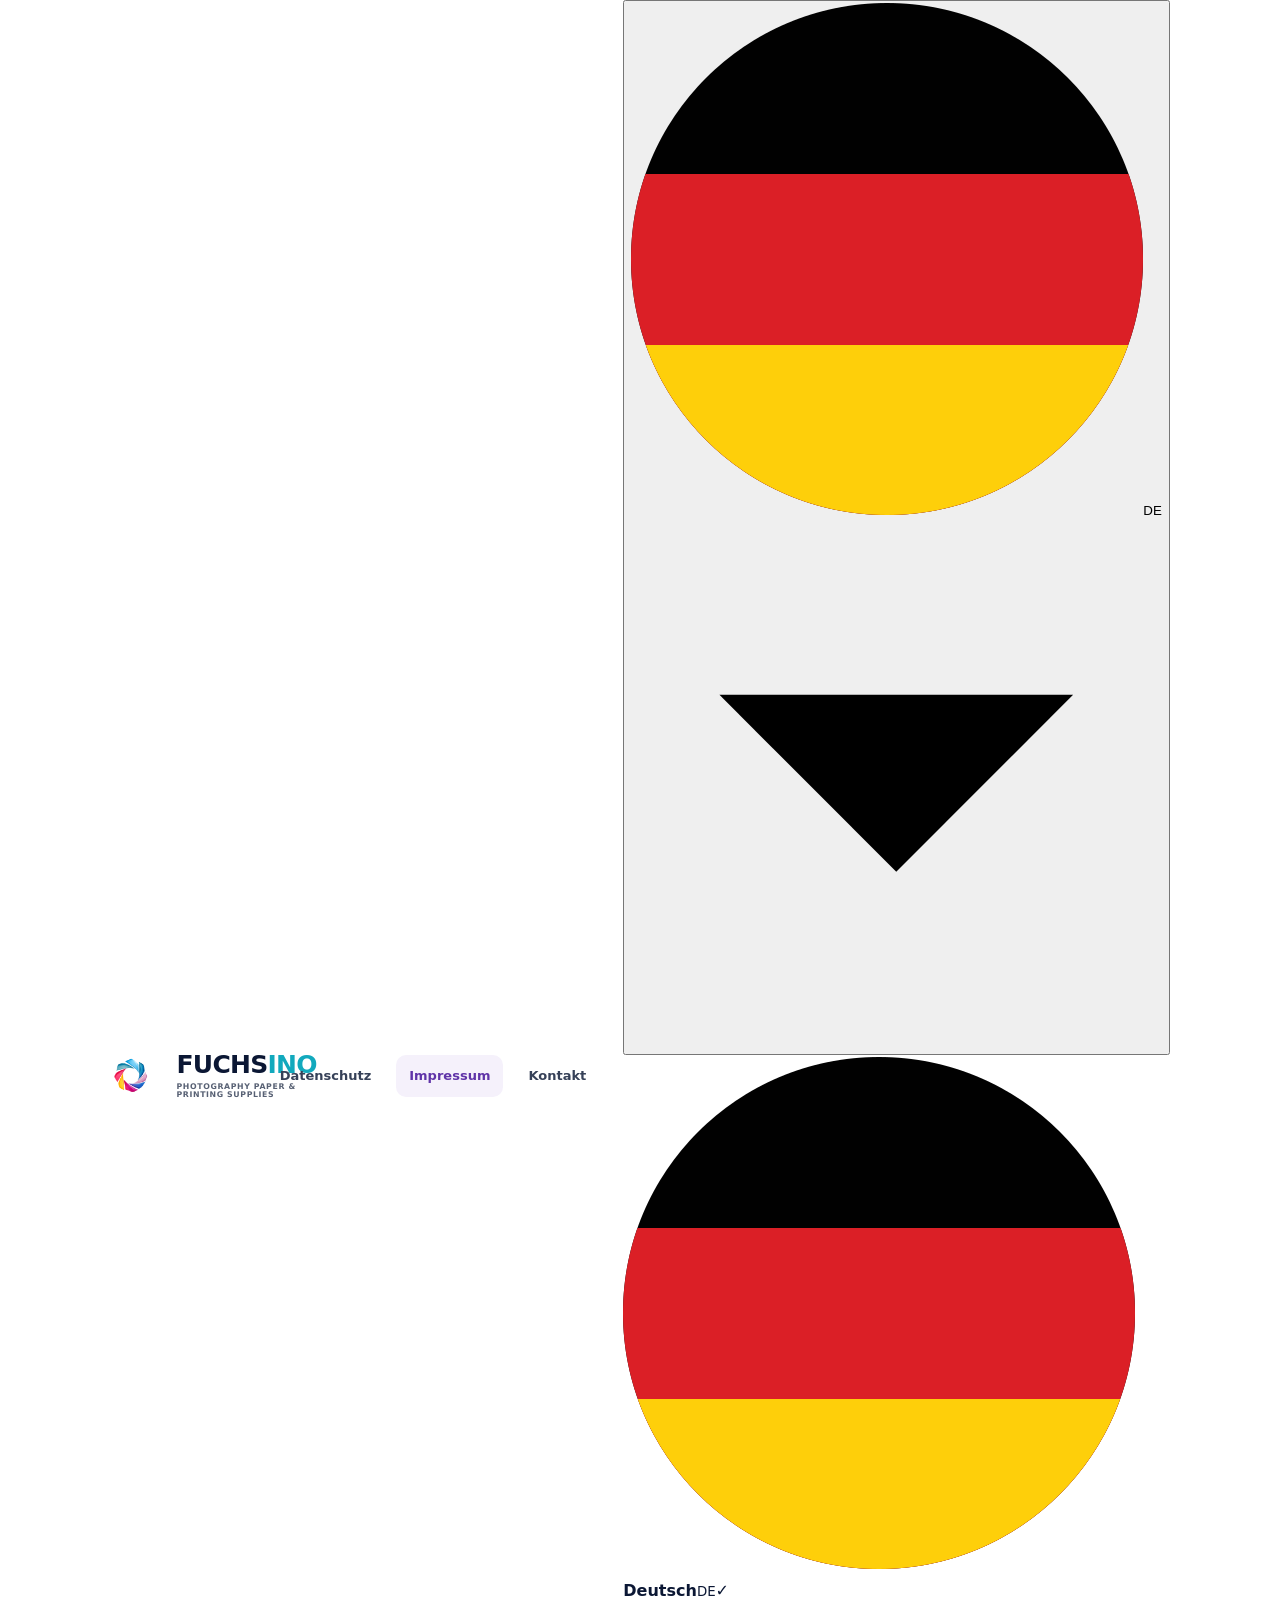
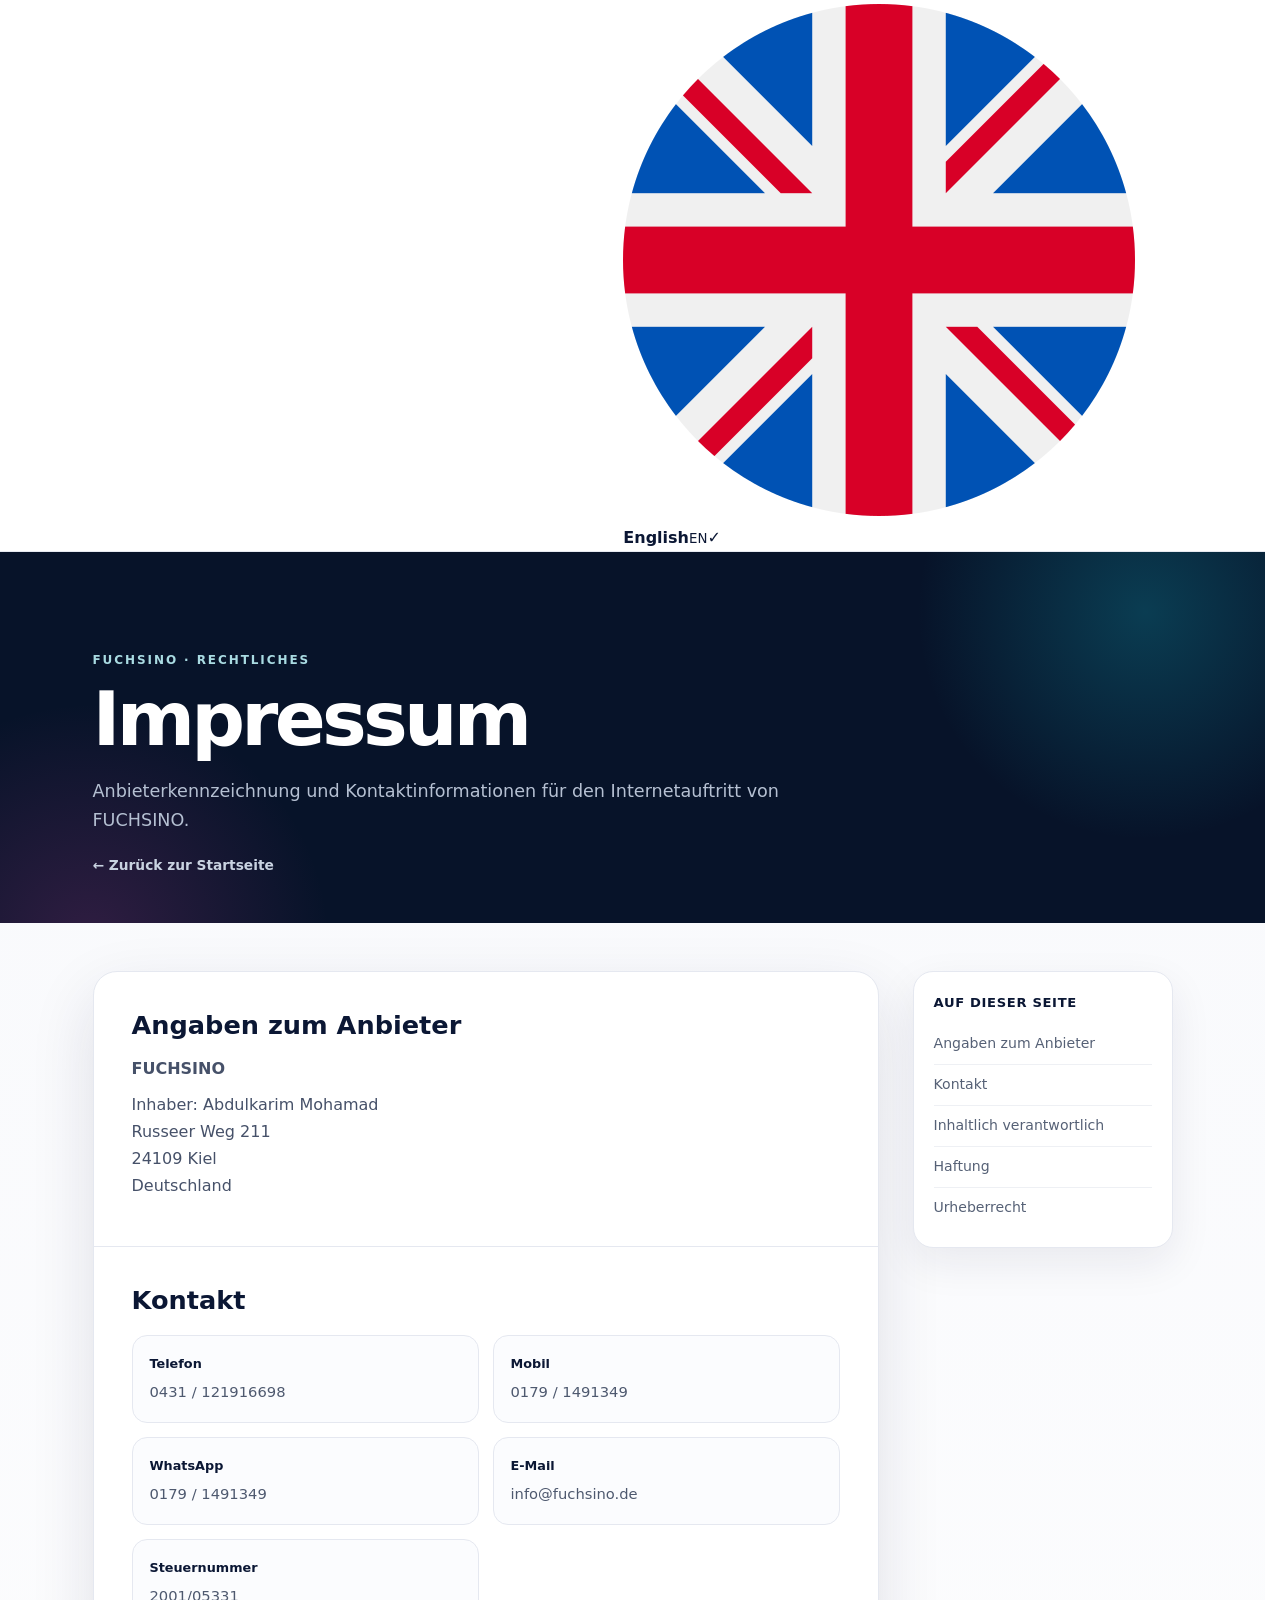
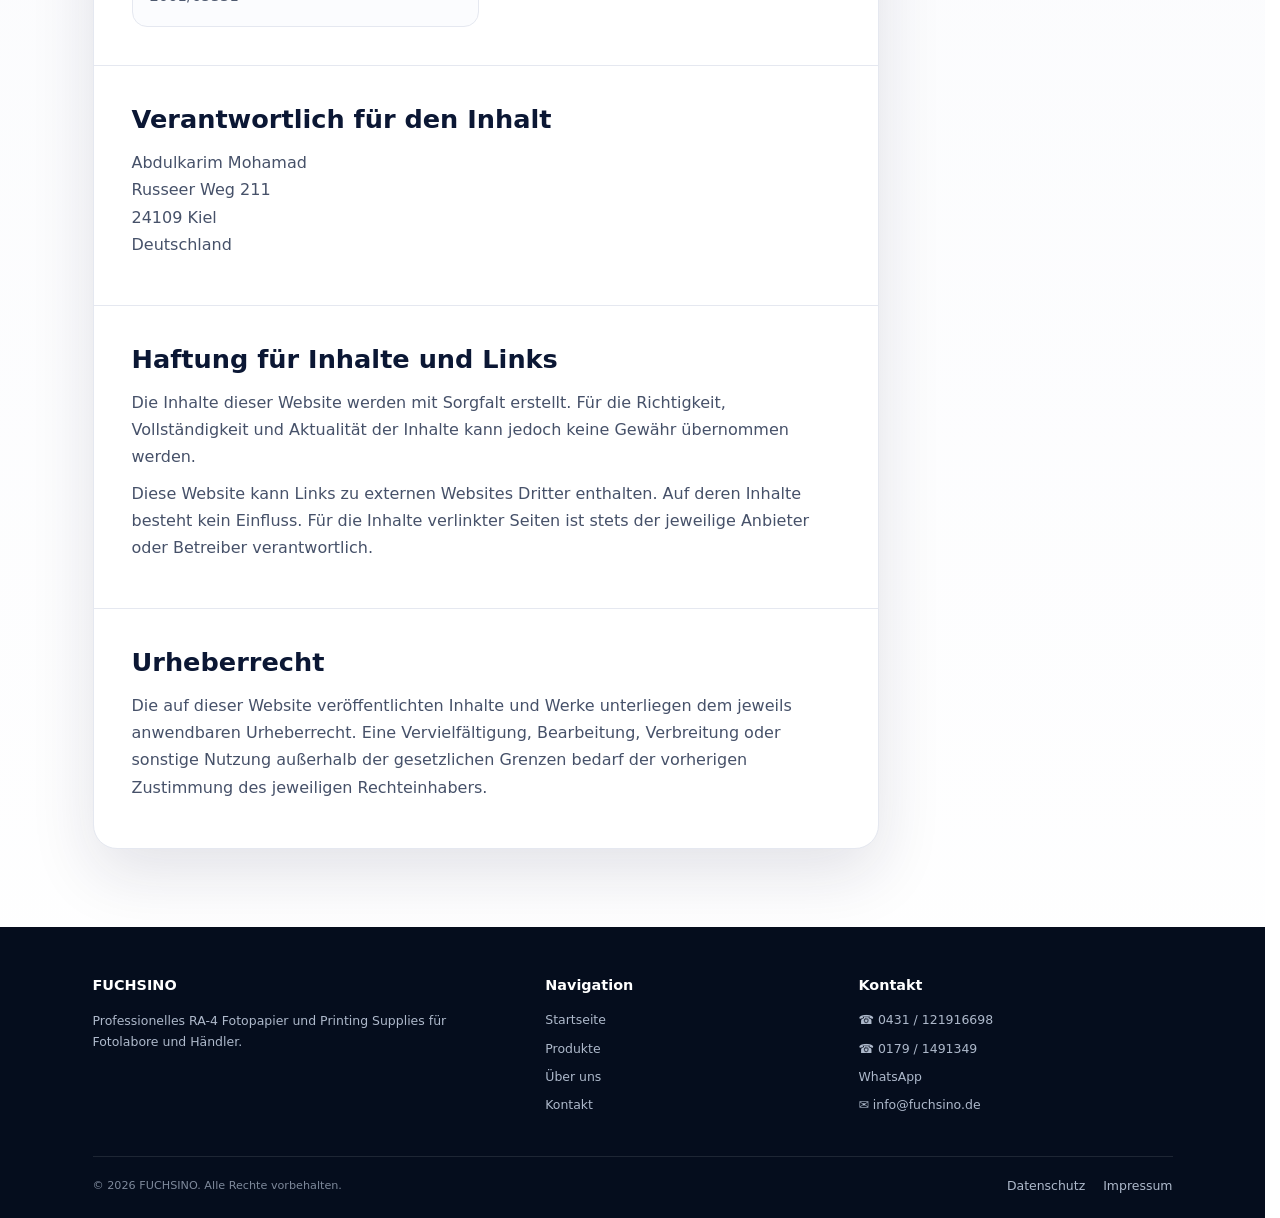
<file: impressum (2).html>
<!DOCTYPE html>

<html lang="de">
<head>
<meta charset="utf-8"/>
<meta content="width=device-width, initial-scale=1, maximum-scale=5, viewport-fit=cover" name="viewport"/>
<meta content="width=device-width, initial-scale=1" name="viewport"/>
<title>Impressum | FUCHSINO</title><meta content="Impressum von FUCHSINO mit Anbieterkennzeichnung, Anschrift und aktuellen Kontaktinformationen." name="description"/><meta content="noindex,follow" name="robots"/><meta content="FUCHSINO" name="author"/><meta content="FUCHSINO" name="application-name"/><meta content="#071329" name="theme-color"/><link href="https://fuchsino.de/impressum.html" rel="canonical"/><link href="favicon.ico?v=2" rel="icon" sizes="any"/><link href="favicon-32x32.png?v=2" rel="icon" sizes="32x32" type="image/png"/><link href="apple-touch-icon.png?v=2" rel="apple-touch-icon" sizes="180x180"/><link href="site.webmanifest" rel="manifest"/><link href="legal.css" rel="stylesheet"/>
<link href="layout-stability.css?v=4" rel="stylesheet"/>
<link href="language-switcher.css?v=3" rel="stylesheet"/><script defer="" src="language-switcher.js?v=3"></script><noscript><style id="language-noscript-fallback">
.language-trigger{display:none!important}
.language-menu{position:static!important;display:flex!important;flex-direction:column!important;opacity:1!important;visibility:visible!important;pointer-events:auto!important;transform:none!important;width:auto!important;max-width:none!important;padding:4px!important;box-shadow:none!important;border:0!important}
.language-option{min-height:42px!important;padding:6px 8px!important}
.language-option .check{display:none!important}
</style></noscript><link href="https://fuchsino.de/impressum.html" hreflang="de-DE" rel="alternate"/><link href="https://fuchsino.de/en/impressum.html" hreflang="en" rel="alternate"/><link href="https://fuchsino.de/impressum.html" hreflang="x-default" rel="alternate"/></head>
<body>
<a class="skip-link" href="#content">Zum Inhalt</a>
<header class="site-header">
<div class="container nav-shell">
<a aria-label="FUCHSINO Startseite" class="brand" href="index.html">
<img alt="FUCHSINO Logo" class="brand-logo" decoding="async" height="1024" src="logo.png" width="1024"/>
<span class="brand-copy"><strong>FUCHS<span>INO</span></strong><small>PHOTOGRAPHY PAPER &amp; PRINTING SUPPLIES</small></span>
</a>
<nav aria-label="Rechtliche Seiten" class="nav-links">
<a href="datenschutz.html">Datenschutz</a>
<a aria-current="page" href="impressum.html">Impressum</a>
<a href="kontakt.html">Kontakt</a>
</nav>
<div class="language-switcher"><button aria-expanded="false" aria-haspopup="menu" aria-label="Sprache wählen" class="language-trigger" type="button"><span aria-hidden="true" class="flag"><img alt="" src="flags.png"/></span><span class="lang-code">DE</span><svg aria-hidden="true" class="chevron" viewbox="0 0 12 12"><path d="m2 4 4 4 4-4"></path></svg></button><div aria-label="Sprachen" class="language-menu" role="menu"><a class="language-option is-active" data-lang="de" href="impressum.html" role="menuitem"><span aria-hidden="true" class="flag"><img alt="" src="flags.png"/></span><span class="lang-name"><strong>Deutsch</strong><small>DE</small></span><span aria-hidden="true" class="check">✓</span></a><a class="language-option" data-lang="en" href="en/impressum.html" role="menuitem"><span aria-hidden="true" class="flag"><img alt="" src="united-kingdom.png"/></span><span class="lang-name"><strong>English</strong><small>EN</small></span><span aria-hidden="true" class="check">✓</span></a></div></div></div>
</header>
<main id="content">
<section class="legal-hero">
<div class="container">
<p class="eyebrow">FUCHSINO · Rechtliches</p>
<h1>Impressum</h1>
<p class="hero-copy">Anbieterkennzeichnung und Kontaktinformationen für den Internetauftritt von FUCHSINO.</p>
<a class="back-link" href="index.html">← Zurück zur Startseite</a>
</div>
</section>
<div class="legal-main">
<div class="container legal-layout">
<article class="legal-card">
<section id="anbieter">
<h2>Angaben zum Anbieter</h2>
<p><strong>FUCHSINO</strong></p>
<p>Inhaber: Abdulkarim Mohamad<br/>Russeer Weg 211<br/>24109 Kiel<br/>Deutschland</p>
</section>
<section id="kontakt">
<h2>Kontakt</h2>
<div class="info-grid">
<div class="info-item"><strong>Telefon</strong><a href="tel:+49431121916698">0431 / 121916698</a></div>
<div class="info-item"><strong>Mobil</strong><a href="tel:+491791491349">0179 / 1491349</a></div>
<div class="info-item"><strong>WhatsApp</strong><a href="https://wa.me/491791491349" rel="noopener noreferrer">0179 / 1491349</a></div>
<div class="info-item"><strong>E-Mail</strong><a href="mailto:info@fuchsino.de">info@fuchsino.de</a></div>
<div class="info-item"><strong>Steuernummer</strong><span>2001/05331</span></div>
</div>
</section>
<section id="verantwortung">
<h2>Verantwortlich für den Inhalt</h2>
<p>Abdulkarim Mohamad<br/>Russeer Weg 211<br/>24109 Kiel<br/>Deutschland</p>
</section>
<section id="haftung">
<h2>Haftung für Inhalte und Links</h2>
<p>Die Inhalte dieser Website werden mit Sorgfalt erstellt. Für die Richtigkeit, Vollständigkeit und Aktualität der Inhalte kann jedoch keine Gewähr übernommen werden.</p>
<p>Diese Website kann Links zu externen Websites Dritter enthalten. Auf deren Inhalte besteht kein Einfluss. Für die Inhalte verlinkter Seiten ist stets der jeweilige Anbieter oder Betreiber verantwortlich.</p>
</section>
<section id="urheberrecht">
<h2>Urheberrecht</h2>
<p>Die auf dieser Website veröffentlichten Inhalte und Werke unterliegen dem jeweils anwendbaren Urheberrecht. Eine Vervielfältigung, Bearbeitung, Verbreitung oder sonstige Nutzung außerhalb der gesetzlichen Grenzen bedarf der vorherigen Zustimmung des jeweiligen Rechteinhabers.</p>
</section>
</article>
<aside aria-label="Inhaltsübersicht" class="side-card">
<strong>Auf dieser Seite</strong>
<a href="#anbieter">Angaben zum Anbieter</a>
<a href="kontakt.html">Kontakt</a>
<a href="#verantwortung">Inhaltlich verantwortlich</a>
<a href="#haftung">Haftung</a>
<a href="#urheberrecht">Urheberrecht</a>
</aside>
</div>
</div>
</main>
<footer class="site-footer">
<div class="container footer-grid">
<div><h3>FUCHSINO</h3><p>Professionelles RA-4 Fotopapier und Printing Supplies für Fotolabore und Händler.</p></div>
<div><h3>Navigation</h3><a href="index.html">Startseite</a><a href="index.html#products">Produkte</a><a href="index.html#about">Über uns</a><a href="kontakt.html">Kontakt</a></div>
<div><h3>Kontakt</h3><a href="tel:+49431121916698">☎ 0431 / 121916698</a><a href="tel:+491791491349">☎ 0179 / 1491349</a><a href="https://wa.me/491791491349" rel="noopener noreferrer">WhatsApp</a><a href="mailto:info@fuchsino.de">✉ info@fuchsino.de</a></div>
</div>
<div class="container footer-bottom"><span>© <span id="year"></span> FUCHSINO. Alle Rechte vorbehalten.</span><nav><a href="datenschutz.html">Datenschutz</a><a href="impressum.html">Impressum</a></nav></div>
</footer>
<script>document.getElementById('year').textContent = new Date().getFullYear();</script>
</body>
</html>
</file>
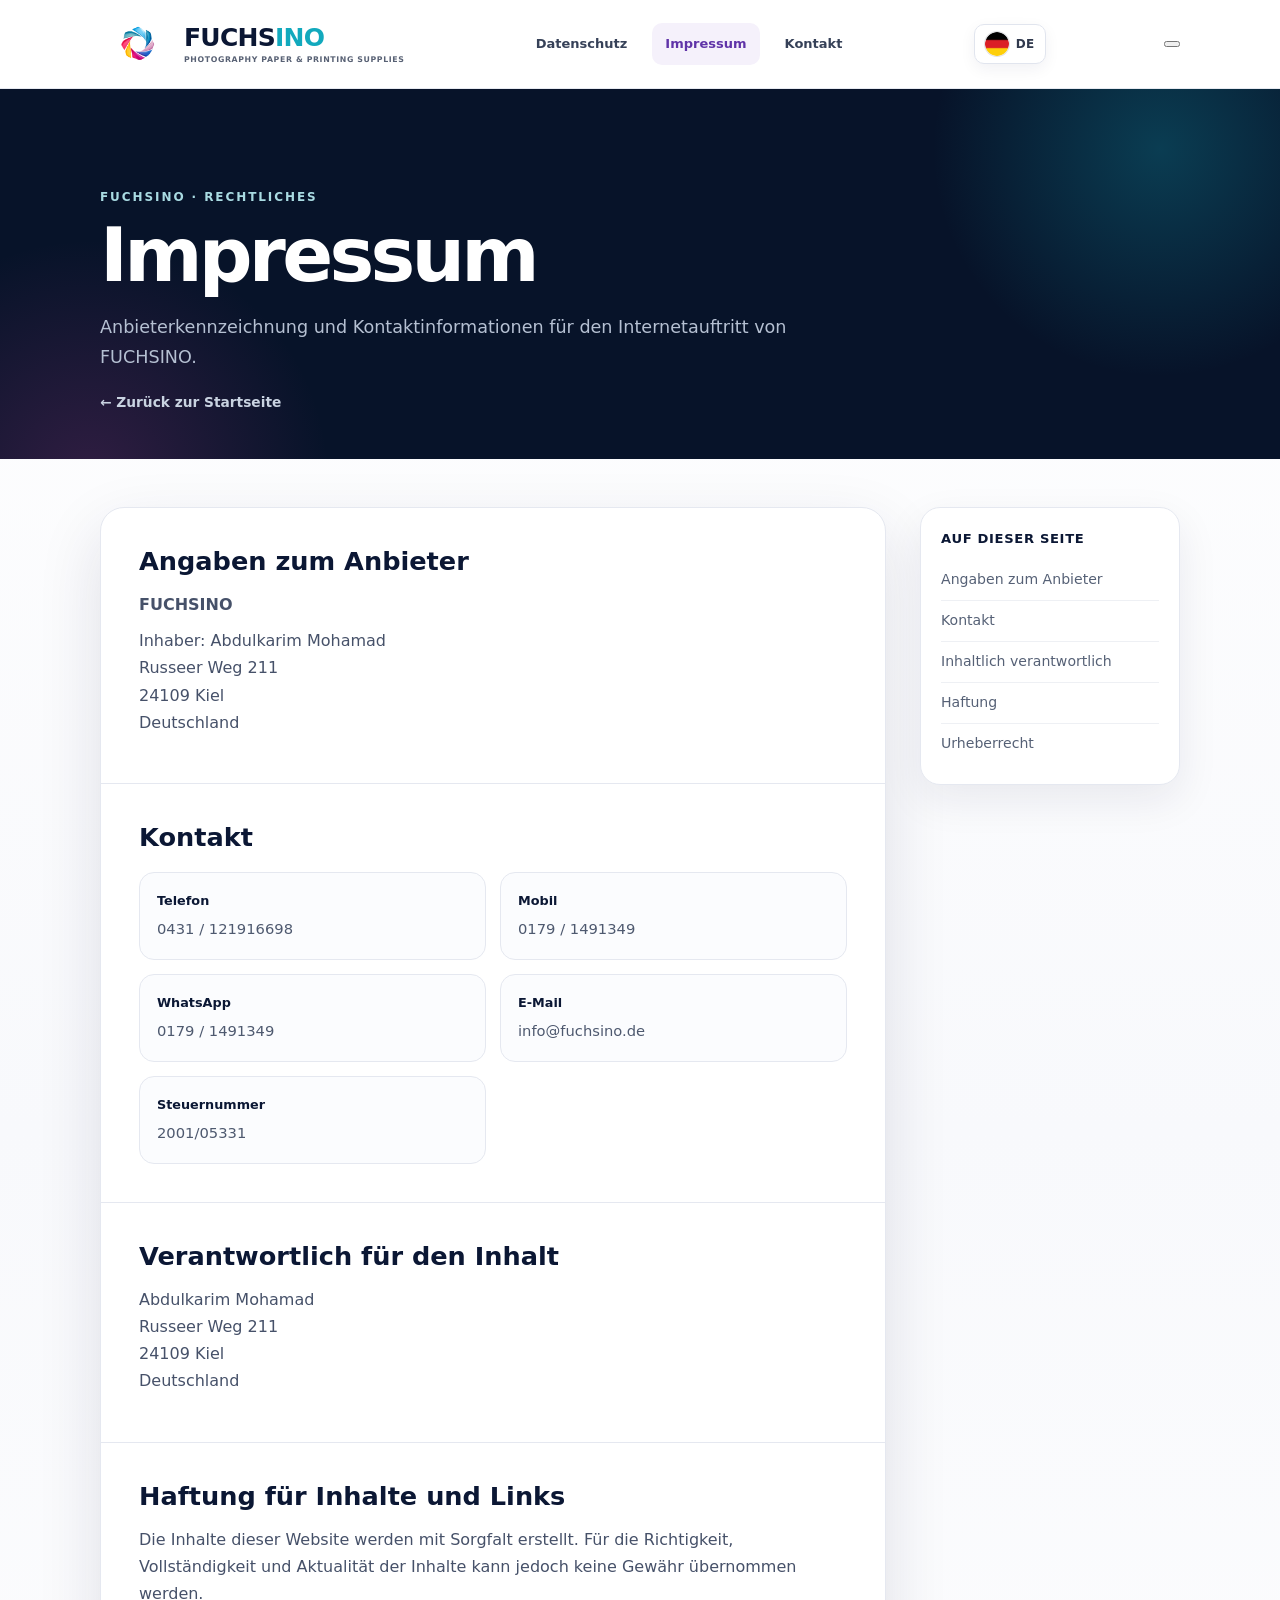
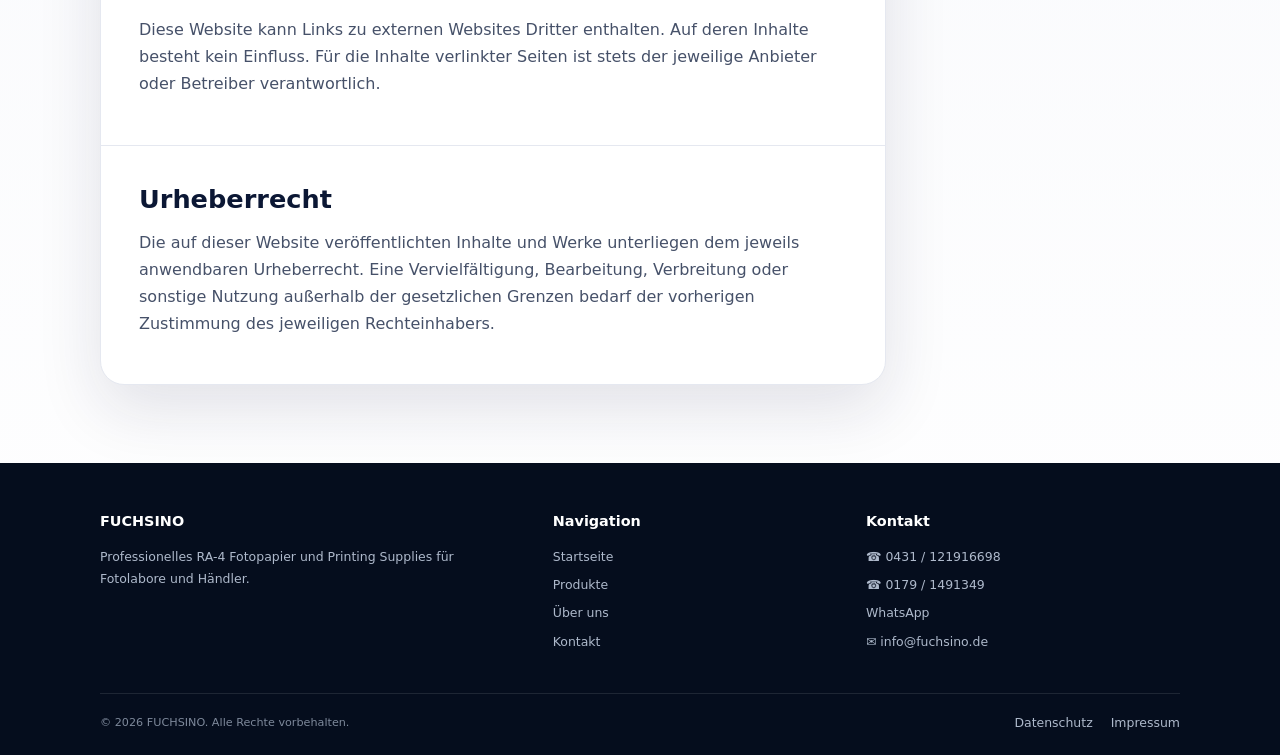
<file: impressum.html>
<!DOCTYPE html>

<html lang="de">
<head>
<meta charset="utf-8"/>
<meta content="width=device-width, initial-scale=1" name="viewport"/>
<title>Impressum | FUCHSINO</title><meta content="Impressum von FUCHSINO mit Anbieterkennzeichnung, Anschrift und aktuellen Kontaktinformationen." name="description"/><meta content="noindex,follow" name="robots"/><meta content="FUCHSINO" name="author"/><meta content="FUCHSINO" name="application-name"/><meta content="#071329" name="theme-color"/><link href="https://fuchsino.de/impressum.html" rel="canonical"/><link href="favicon.ico?v=2" rel="icon" sizes="any"/><link href="favicon-32x32.png?v=2" rel="icon" sizes="32x32" type="image/png"/><link href="apple-touch-icon.png?v=2" rel="apple-touch-icon" sizes="180x180"/><link href="site.webmanifest" rel="manifest"/><link href="legal.css?v=2" rel="stylesheet"/>
<script defer="True" src="lang.js?v=3"></script><style>.translation-note{max-width:760px;margin:14px 0 0;color:#aeb9cb;font-size:.82rem}.translation-note[hidden]{display:none}</style><link rel="stylesheet" href="language-switcher.css?v=8"/>
<script defer src="mobile-navigation.js?v=2"></script>
</head>
<body>
<a class="skip-link" href="#content">Zum Inhalt</a>
<header class="site-header">
<div class="container nav-shell">
<a aria-label="FUCHSINO Startseite" class="brand" href="index.html">
<img alt="FUCHSINO Logo" class="brand-logo" decoding="async" height="1024" src="logo.png" width="1024"/>
<span class="brand-copy"><strong>FUCHS<span>INO</span></strong><small>PHOTOGRAPHY PAPER &amp; PRINTING SUPPLIES</small></span>
</a>
<nav aria-label="Rechtliche Seiten" class="nav-links">
<a href="datenschutz.html">Datenschutz</a>
<a aria-current="page" href="impressum.html">Impressum</a>
<a href="kontakt.html">Kontakt</a>
</nav>
<button aria-label="Switch to English" class="language-link language-toggle" data-lang-switch="en" type="button"><img class="lang-flag" src="flags.png" alt="" aria-hidden="true"/><span class="lang-code">DE</span></button>
</div>
</header>
<main id="content">
<section class="legal-hero">
<div class="container">
<p class="eyebrow">FUCHSINO · Rechtliches</p>
<h1>Impressum</h1>
<p class="hero-copy">Anbieterkennzeichnung und Kontaktinformationen für den Internetauftritt von FUCHSINO.</p>
<a class="back-link" href="index.html">← Zurück zur Startseite</a>
</div>
</section>
<div class="legal-main">
<div class="container legal-layout">
<article class="legal-card">
<section id="anbieter">
<h2>Angaben zum Anbieter</h2>
<p><strong>FUCHSINO</strong></p>
<p>Inhaber: Abdulkarim Mohamad<br/>Russeer Weg 211<br/>24109 Kiel<br/>Deutschland</p>
</section>
<section id="kontakt">
<h2>Kontakt</h2>
<div class="info-grid">
<div class="info-item"><strong>Telefon</strong><a href="tel:+49431121916698">0431 / 121916698</a></div>
<div class="info-item"><strong>Mobil</strong><a href="tel:+491791491349">0179 / 1491349</a></div>
<div class="info-item"><strong>WhatsApp</strong><a href="https://wa.me/491791491349" rel="noopener noreferrer">0179 / 1491349</a></div>
<div class="info-item"><strong>E-Mail</strong><a href="mailto:info@fuchsino.de">info@fuchsino.de</a></div>
<div class="info-item"><strong>Steuernummer</strong><span>2001/05331</span></div>
</div>
</section>
<section id="verantwortung">
<h2>Verantwortlich für den Inhalt</h2>
<p>Abdulkarim Mohamad<br/>Russeer Weg 211<br/>24109 Kiel<br/>Deutschland</p>
</section>
<section id="haftung">
<h2>Haftung für Inhalte und Links</h2>
<p>Die Inhalte dieser Website werden mit Sorgfalt erstellt. Für die Richtigkeit, Vollständigkeit und Aktualität der Inhalte kann jedoch keine Gewähr übernommen werden.</p>
<p>Diese Website kann Links zu externen Websites Dritter enthalten. Auf deren Inhalte besteht kein Einfluss. Für die Inhalte verlinkter Seiten ist stets der jeweilige Anbieter oder Betreiber verantwortlich.</p>
</section>
<section id="urheberrecht">
<h2>Urheberrecht</h2>
<p>Die auf dieser Website veröffentlichten Inhalte und Werke unterliegen dem jeweils anwendbaren Urheberrecht. Eine Vervielfältigung, Bearbeitung, Verbreitung oder sonstige Nutzung außerhalb der gesetzlichen Grenzen bedarf der vorherigen Zustimmung des jeweiligen Rechteinhabers.</p>
</section>
</article>
<aside aria-label="Inhaltsübersicht" class="side-card">
<strong>Auf dieser Seite</strong>
<a href="#anbieter">Angaben zum Anbieter</a>
<a href="#kontakt">Kontakt</a>
<a href="#verantwortung">Inhaltlich verantwortlich</a>
<a href="#haftung">Haftung</a>
<a href="#urheberrecht">Urheberrecht</a>
</aside>
</div>
</div>
</main>
<footer class="site-footer">
<div class="container footer-grid">
<div><h3>FUCHSINO</h3><p>Professionelles RA-4 Fotopapier und Printing Supplies für Fotolabore und Händler.</p></div>
<div><h3>Navigation</h3><a href="index.html">Startseite</a><a href="index.html#products">Produkte</a><a href="index.html#about">Über uns</a><a href="kontakt.html">Kontakt</a></div>
<div><h3>Kontakt</h3><a href="tel:+49431121916698">☎ 0431 / 121916698</a><a href="tel:+491791491349">☎ 0179 / 1491349</a><a href="https://wa.me/491791491349" rel="noopener noreferrer">WhatsApp</a><a href="mailto:info@fuchsino.de">✉ info@fuchsino.de</a></div>
</div>
<div class="container footer-bottom"><span>© <span id="year"></span> FUCHSINO. Alle Rechte vorbehalten.</span><nav><a href="datenschutz.html">Datenschutz</a><a href="impressum.html">Impressum</a></nav></div>
</footer>
<script>document.getElementById('year').textContent = new Date().getFullYear();</script>
</body>
</html>
</file>
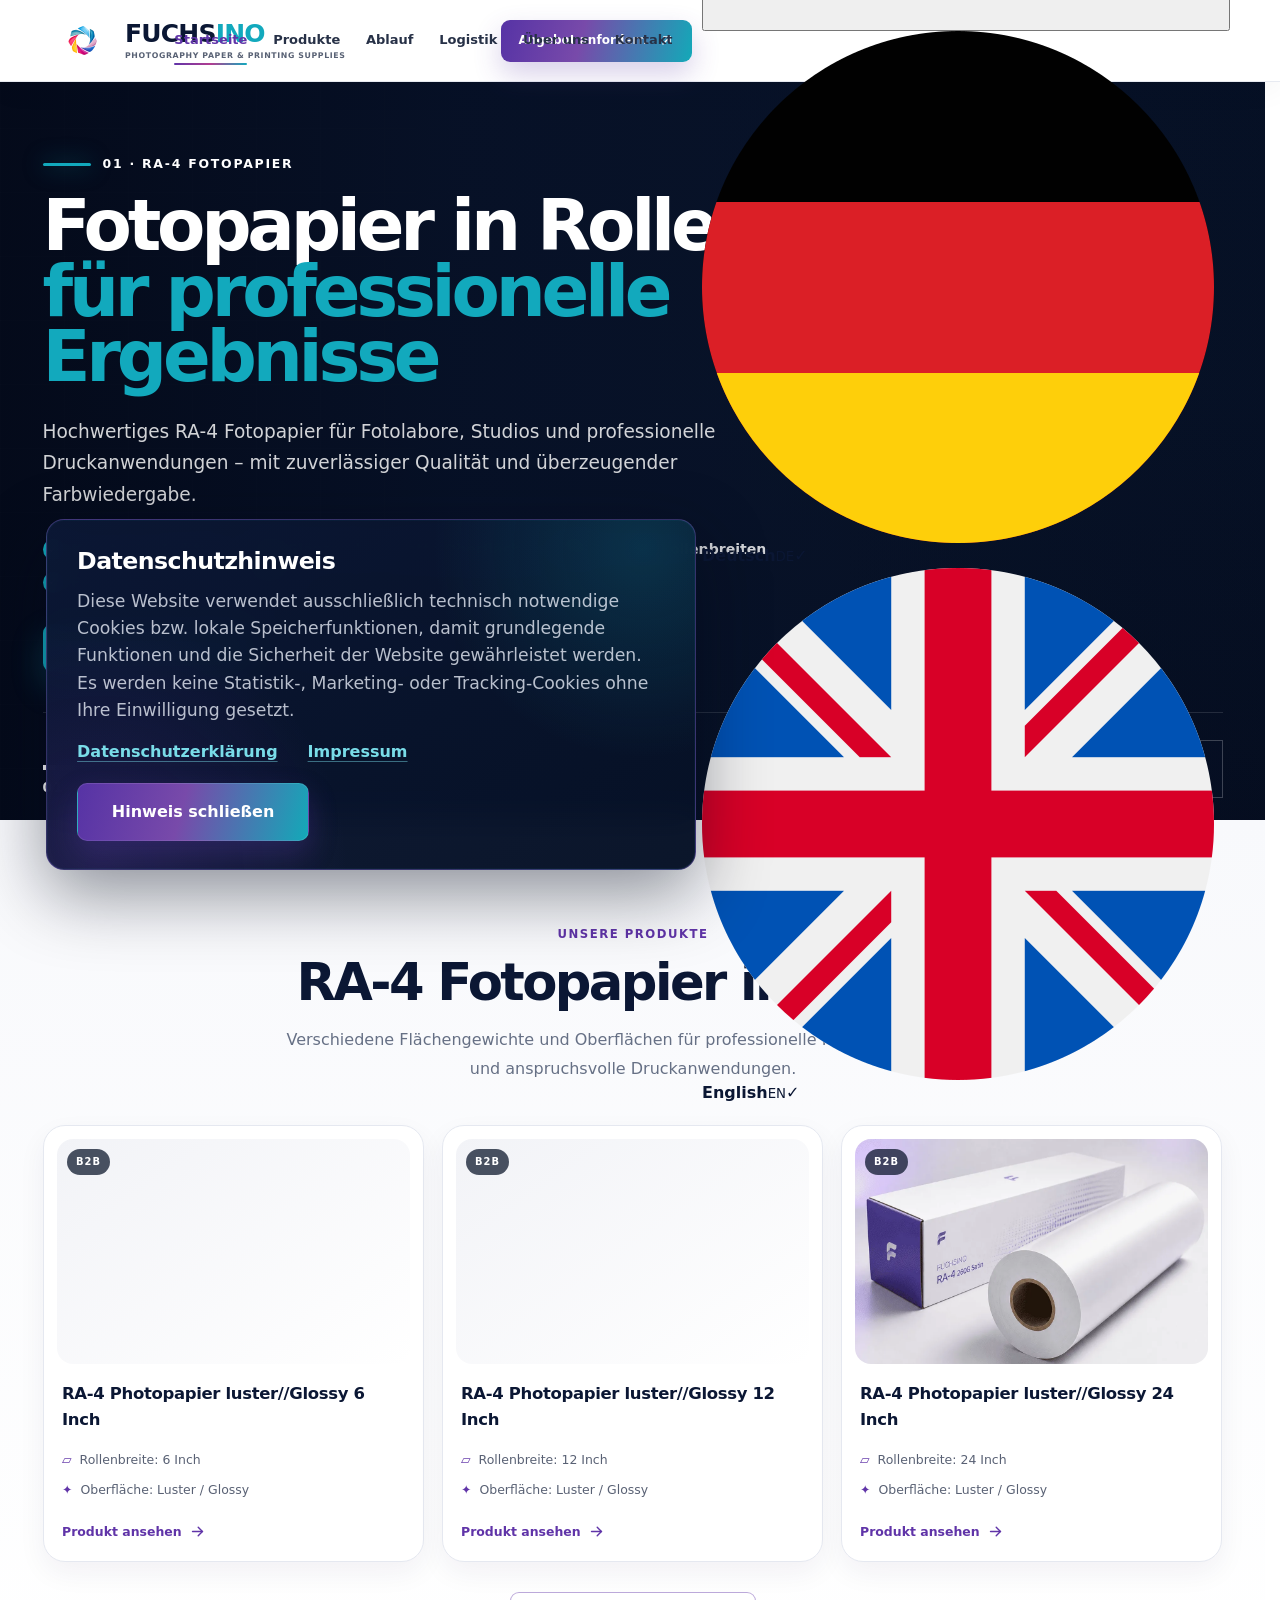
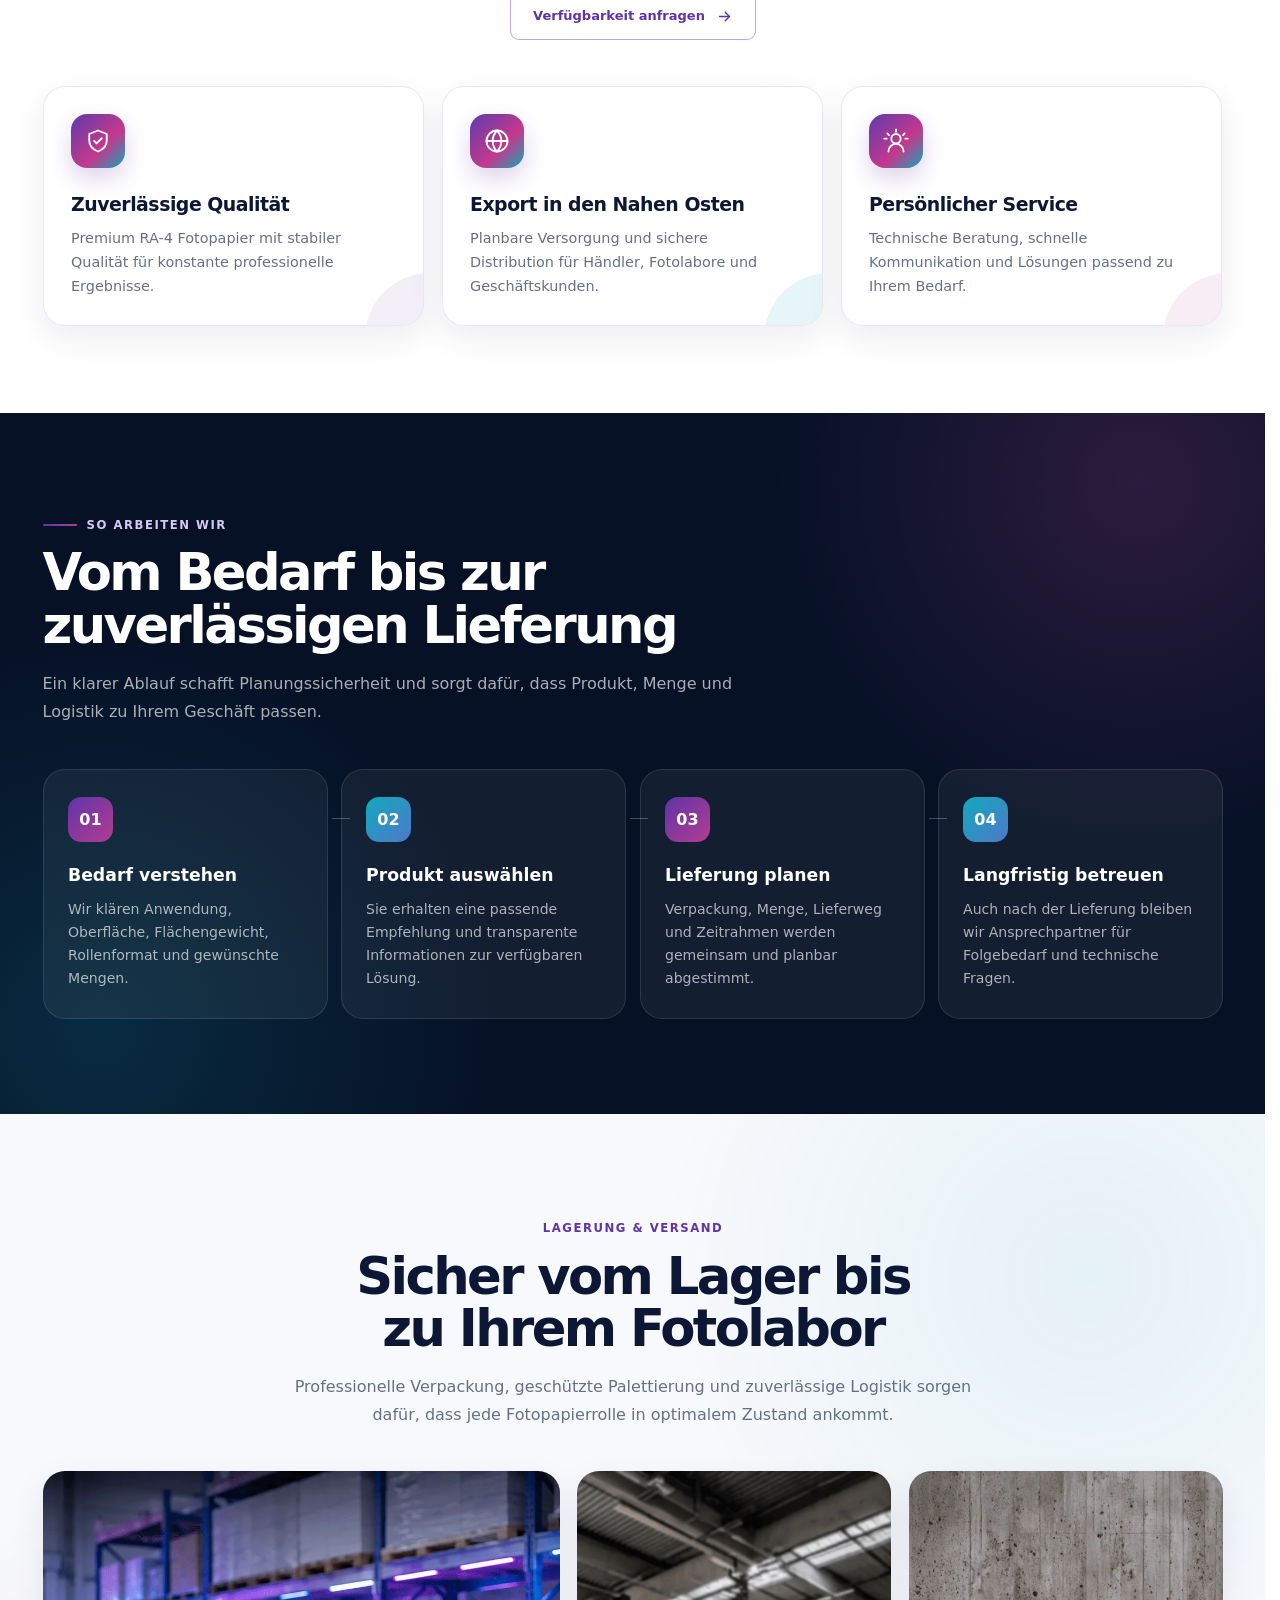
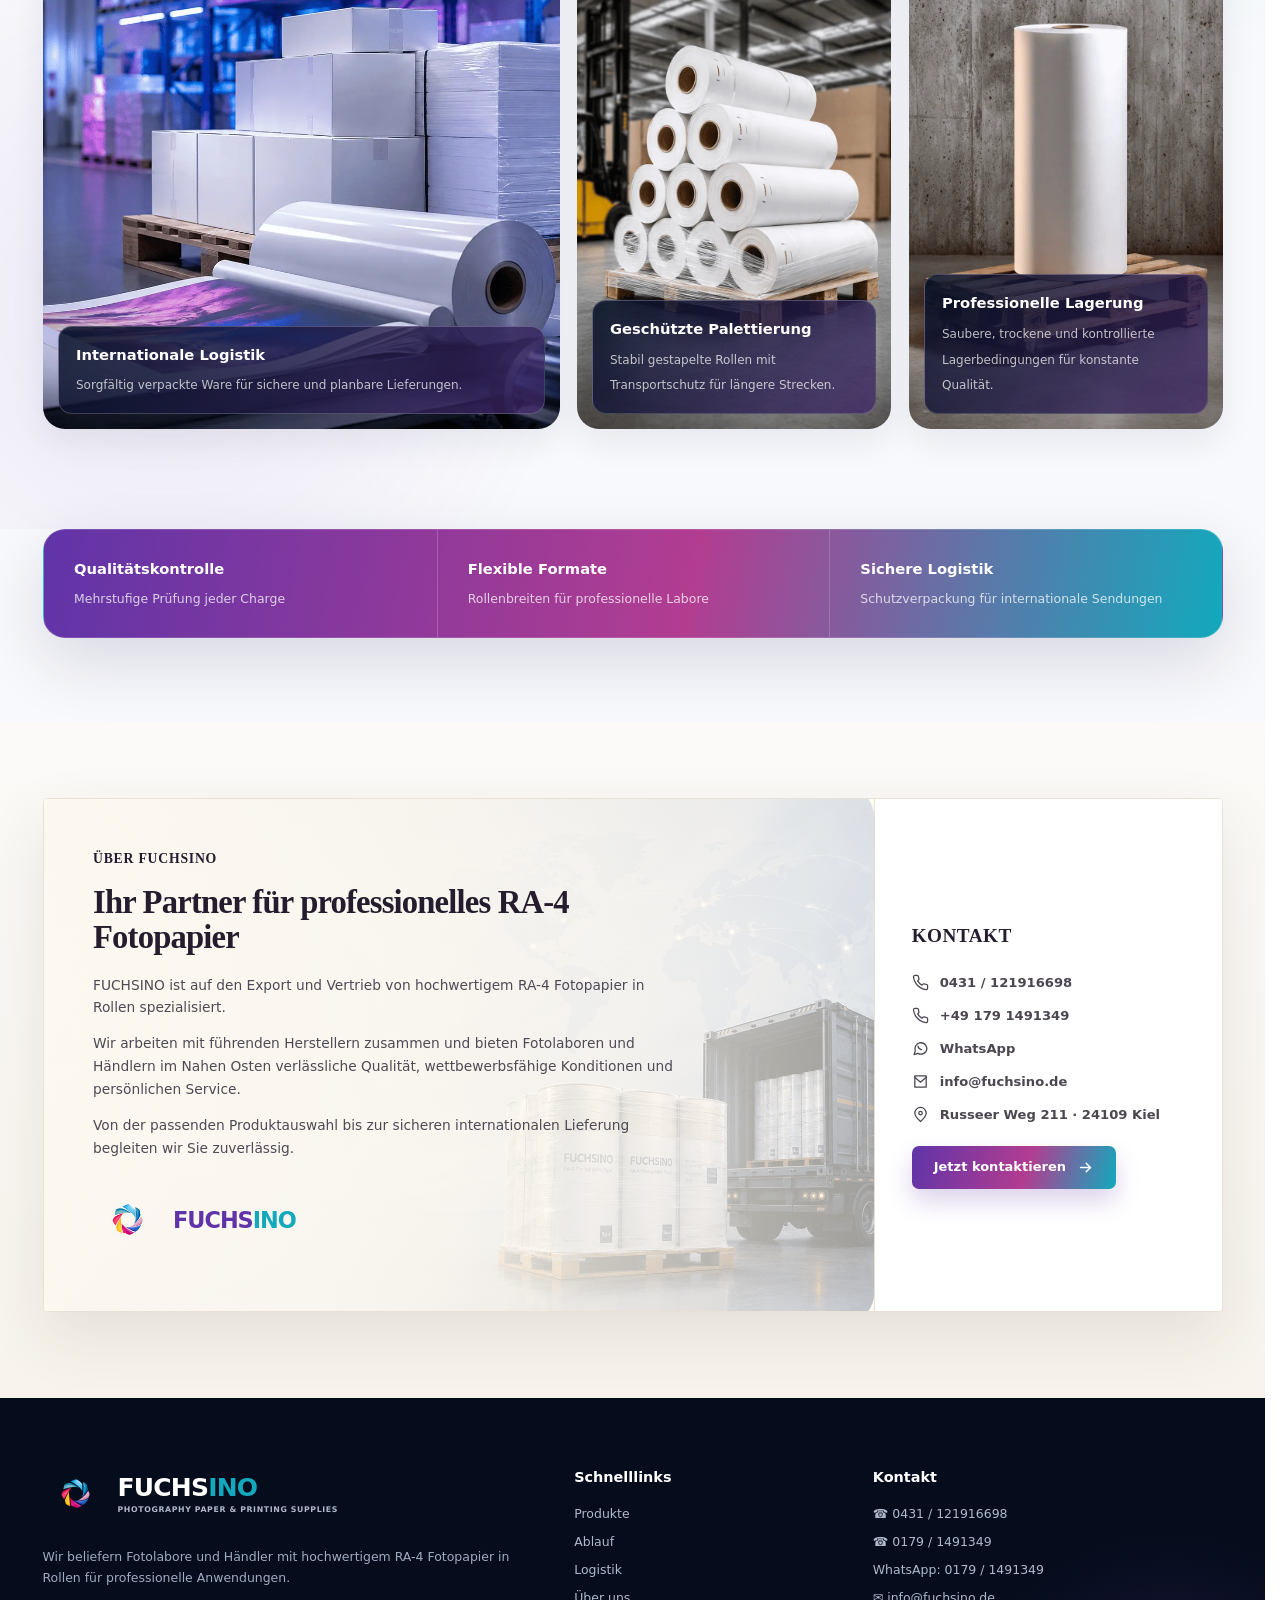
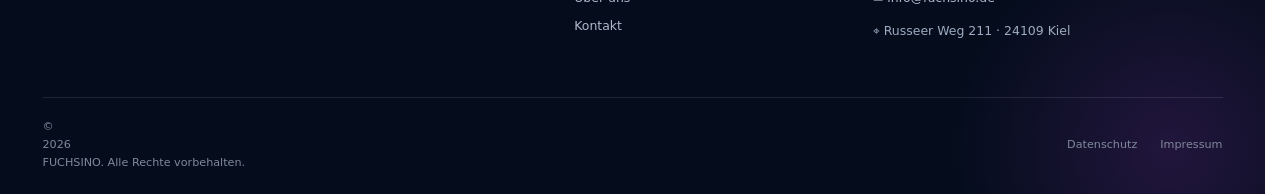
<file: index (3).html>
<!DOCTYPE html>

<html lang="de">
<head>
<meta charset="utf-8"/>
<meta name="viewport" content="width=device-width, initial-scale=1, maximum-scale=5, viewport-fit=cover"/>
<meta content="width=device-width, initial-scale=1, viewport-fit=cover" name="viewport"/>
<title>RA-4 Fotopapier &amp; Fotopapierrollen | FUCHSINO</title>
<meta content="FUCHSINO liefert professionelles RA-4 Fotopapier in Rollen für Fotolabore und Händler – mit zuverlässiger Qualität, Beratung und Export in den Nahen Osten." name="description"/>
<meta content="index,follow,max-image-preview:large,max-snippet:-1,max-video-preview:-1" name="robots"/>
<meta content="FUCHSINO" name="author"/>
<meta content="FUCHSINO" name="application-name"/>
<meta content="#081429" name="theme-color"/>
<link href="https://fuchsino.de/" rel="canonical"/>


<link href="favicon.ico?v=2" rel="icon" sizes="any"/>
<link href="favicon-32x32.png?v=2" rel="icon" sizes="32x32" type="image/png"/>
<link href="apple-touch-icon.png?v=2" rel="apple-touch-icon" sizes="180x180"/>
<link href="site.webmanifest" rel="manifest"/>
<meta content="website" property="og:type"/>
<meta content="de_DE" property="og:locale"/>
<meta content="FUCHSINO" property="og:site_name"/>
<meta content="RA-4 Fotopapier &amp; Fotopapierrollen | FUCHSINO" property="og:title"/>
<meta content="Professionelles RA-4 Fotopapier in Rollen für Fotolabore und Händler – zuverlässige Qualität, Beratung und internationale Logistik." property="og:description"/>
<meta content="https://fuchsino.de/" property="og:url"/>
<meta content="https://fuchsino.de/hero-1-ra4-paper.png" property="og:image"/>
<meta content="1672" property="og:image:width"/>
<meta content="941" property="og:image:height"/>
<meta content="FUCHSINO RA-4 Fotopapier in Rollen" property="og:image:alt"/>
<meta content="summary_large_image" name="twitter:card"/>
<meta content="RA-4 Fotopapier &amp; Fotopapierrollen | FUCHSINO" name="twitter:title"/>
<meta content="Professionelles RA-4 Fotopapier in Rollen mit zuverlässiger Logistik und persönlicher Beratung." name="twitter:description"/>
<meta content="https://fuchsino.de/hero-1-ra4-paper.png" name="twitter:image"/>
<script type="application/ld+json">
  {
    "@context": "https://schema.org",
    "@graph": [
      {
        "@type": "Organization",
        "@id": "https://fuchsino.de/#organization",
        "name": "FUCHSINO",
        "url": "https://fuchsino.de/",
        "logo": {
          "@type": "ImageObject",
          "url": "https://fuchsino.de/logo.png",
          "width": 1024,
          "height": 1024
        },
        "description": "Anbieter von professionellem RA-4 Fotopapier in Rollen für Fotolabore und Händler mit internationaler Logistik.",
        "email": "info@fuchsino.de",
        "telephone": "+49 179 1491349",
        "address": {
          "@type": "PostalAddress",
          "streetAddress": "Russeer Weg 211",
          "postalCode": "24109",
          "addressLocality": "Kiel",
          "addressCountry": "DE"
        },
        "contactPoint": [
          {
            "@type": "ContactPoint",
            "telephone": "+49 431 121916698",
            "contactType": "customer service",
            "email": "info@fuchsino.de",
            "availableLanguage": ["de"]
          },
          {
            "@type": "ContactPoint",
            "telephone": "+49 179 1491349",
            "contactType": "sales",
            "email": "info@fuchsino.de",
            "availableLanguage": ["de"]
          }
        ],
        "areaServed": ["DE", "IQ", "Middle East"]
      },
      {
        "@type": "WebSite",
        "@id": "https://fuchsino.de/#website",
        "url": "https://fuchsino.de/",
        "name": "FUCHSINO",
        "publisher": {"@id": "https://fuchsino.de/#organization"},
        "inLanguage": "de-DE"
      },
      {
        "@type": "WebPage",
        "@id": "https://fuchsino.de/#webpage",
        "url": "https://fuchsino.de/",
        "name": "RA-4 Fotopapier & Fotopapierrollen | FUCHSINO",
        "isPartOf": {"@id": "https://fuchsino.de/#website"},
        "about": {"@id": "https://fuchsino.de/#organization"},
        "description": "Professionelles RA-4 Fotopapier in Rollen für Fotolabore und Händler mit zuverlässiger Qualität, Beratung und internationaler Logistik.",
        "inLanguage": "de-DE"
      }
    ]
  }
  </script>
<link as="image" fetchpriority="high" href="hero-1-ra4-paper-mobile.webp" media="(max-width: 620px)" rel="preload" type="image/webp"/>
<link as="image" fetchpriority="high" href="hero-1-ra4-paper.webp" media="(min-width: 621px)" rel="preload" type="image/webp"/>
<style>
    :root {
      --ink: #0b1734;
      --muted: #667085;
      --line: #e5e8f0;
      --surface: #ffffff;
      --soft: #f7f8fc;
      --soft-purple: #f6f2fb;
      --purple: #6034a8;
      --purple-deep: #432276;
      --magenta: #b23d91;
      --cyan: #12a9bd;
      --orange: #f19b3b;
      --navy: #061126;
      --navy-soft: #101b34;
      --shadow-sm: 0 12px 34px rgba(25, 24, 69, .08);
      --shadow-md: 0 24px 65px rgba(25, 24, 69, .14);
      --radius-sm: 14px;
      --radius-md: 22px;
      --radius-lg: 32px;
      --max: 1180px;
    }

    * { box-sizing: border-box; }
    html { scroll-behavior: smooth; scroll-padding-top: 86px; }
    body {
      margin: 0;
      min-width: 320px;
      color: var(--ink);
      background: #fff;
      font-family: Inter, ui-sans-serif, system-ui, -apple-system, BlinkMacSystemFont, "Segoe UI", sans-serif;
      line-height: 1.6;
      -webkit-font-smoothing: antialiased;
      overflow-x: hidden;
    }
    body.menu-open { overflow: hidden; }
    img, svg { display: block; max-width: 100%; }
    a { color: inherit; text-decoration: none; }
    button, input, select, textarea { font: inherit; }
    button, a { -webkit-tap-highlight-color: transparent; }
    :focus-visible { outline: 3px solid rgba(18,169,189,.45); outline-offset: 3px; }
    .container { width: min(calc(100% - 44px), var(--max)); margin-inline: auto; }
    .skip-link { position: fixed; left: 16px; top: -80px; z-index: 999; padding: 11px 16px; border-radius: 10px; color: #fff; background: var(--purple); transition: top .2s; }
    .skip-link:focus { top: 14px; }

    .site-header {
      position: fixed;
      inset: 0 0 auto;
      z-index: 100;
      height: 82px;
      display: flex;
      align-items: center;
      background: #fff;
      border-bottom: 1px solid rgba(229,232,240,.9);
      box-shadow: 0 8px 30px rgba(21,23,57,.045);
      transition: background-color .35s ease, border-color .35s ease, box-shadow .35s ease, transform .35s ease;
    }
    .site-header.is-scrolled {
      background: #fff;
      border-bottom-color: rgba(218,222,233,.96);
      box-shadow: 0 12px 38px rgba(21,23,57,.095);
    }
    .nav-shell {
      display: grid;
      grid-template-columns: auto minmax(0,1fr) auto;
      align-items: center;
      gap: clamp(18px,2.4vw,36px);
    }
    .brand { display: inline-flex; align-items: center; gap: 11px; flex: 0 0 auto; }
    .brand-logo { display: block; width: auto; height: 64px; max-width: 240px; object-fit: contain; transition: transform .45s cubic-bezier(.22,1,.36,1); }
    .brand:hover .brand-logo { transform: scale(1.035); }
    .brand-copy { display: grid; line-height: 1; }
    .brand-copy strong { font-size: 25px; letter-spacing: -.8px; }
    .brand-copy strong span { color: var(--cyan); }
    .brand-copy small { margin-top: 6px; color: #586174; font-size: 7.8px; font-weight: 700; letter-spacing: .08em; }
    .main-nav {
      min-width: 0;
      display: flex;
      align-items: center;
      justify-content: center;
      justify-self: center;
      gap: clamp(15px,1.7vw,27px);
      margin: 0;
    }
    .main-nav a {
      position: relative;
      min-height: 82px;
      display: inline-flex;
      align-items: center;
      padding: 0 2px;
      color: #273147;
      font-size: 13px;
      font-weight: 650;
      white-space: nowrap;
      transition: color .28s ease, transform .28s ease;
    }
    .main-nav a::after { content: ""; position: absolute; left: 2px; right: calc(100% - 2px); bottom: 17px; height: 2px; border-radius: 999px; background: linear-gradient(90deg,var(--purple),var(--magenta),var(--cyan)); transition: right .22s ease; }
    .main-nav a:hover, .main-nav a.active { color: var(--purple); }
    .main-nav a:hover { transform: translateY(-1px); }
    .main-nav a:hover::after, .main-nav a.active::after { right: 2px; }
    .nav-actions { display: flex; align-items: center; justify-self: end; gap: 10px; }
    .lang-btn { min-height: 40px; padding: 0 11px; border: 1px solid var(--line); border-radius: 9px; color: #30394d; background: #fff; font-size: 12px; }
    .menu-toggle { display: none; width: 44px; height: 44px; margin-left: auto; padding: 0; border: 1px solid var(--line); border-radius: 11px; background: #fff; cursor: pointer; }
    .menu-toggle span { display: block; width: 23px; height: 2px; margin: 5px auto; border-radius: 2px; background: var(--ink); transition: transform .2s, opacity .2s; }
    .menu-toggle[aria-expanded="true"] span:nth-child(1) { transform: translateY(7px) rotate(45deg); }
    .menu-toggle[aria-expanded="true"] span:nth-child(2) { opacity: 0; }
    .menu-toggle[aria-expanded="true"] span:nth-child(3) { transform: translateY(-7px) rotate(-45deg); }

    .btn { display: inline-flex; align-items: center; justify-content: center; gap: 11px; min-height: 48px; padding: 0 22px; border: 0; border-radius: 9px; font-size: 13px; font-weight: 750; cursor: pointer; transition: transform .32s cubic-bezier(.22,1,.36,1), box-shadow .32s ease, background .32s ease, border-color .32s ease; }
    .arrow-icon { flex: 0 0 auto; width: 17px; height: 17px; fill: none; stroke: currentColor; stroke-width: 2; stroke-linecap: round; stroke-linejoin: round; }
    .btn:hover { transform: translateY(-3px); }
    .btn:active { transform: translateY(-1px) scale(.99); }
    .btn .arrow-icon, .product-card a .arrow-icon { transition: transform .3s cubic-bezier(.22,1,.36,1); }
    .btn:hover .arrow-icon, .product-card a:hover .arrow-icon { transform: translateX(4px); }
    .btn-primary { color: #fff; background: linear-gradient(105deg, #5633a5, #784aaa 42%, #13a9b8); box-shadow: 0 12px 28px rgba(87,56,164,.24); }
    .btn-primary:hover { box-shadow: 0 17px 35px rgba(87,56,164,.32); }
    .btn-secondary { color: var(--ink); border: 1px solid #d2d6e1; background: rgba(255,255,255,.9); }
    .btn-outline { color: var(--purple); border: 1px solid rgba(96,52,168,.42); background: #fff; }
    .btn-small { min-height: 42px; padding-inline: 17px; font-size: 12px; }

    /* Hero */
    .hero-slider { position: relative; min-height: 820px; overflow: hidden; color: #fff; background: var(--navy); isolation: isolate; }
    .hero-track, .hero-slide, .hero-media { position: absolute; inset: 0; }
    .hero-slide { --accent: var(--cyan); opacity: 0; visibility: hidden; pointer-events: none; transform: scale(1.025); transition: opacity .75s ease, visibility .75s ease, transform 5.5s ease; }
    .hero-slide:nth-child(2) { --accent: var(--magenta); }
    .hero-slide:nth-child(3) { --accent: var(--orange); }
    .hero-slide.is-active { opacity: 1; visibility: visible; pointer-events: auto; transform: scale(1); z-index: 2; }
    .hero-media { z-index: -3; }
    .hero-media picture { display: block; width: 100%; height: 100%; }
    .hero-media img { width: 100%; height: 100%; object-fit: cover; object-position: center; }
    .hero-slide::before { content: ""; position: absolute; inset: 0; z-index: -2; background: linear-gradient(90deg, rgba(4,10,26,.96) 0%, rgba(7,17,39,.91) 37%, rgba(9,20,43,.57) 61%, rgba(9,20,43,.12) 100%), linear-gradient(180deg, rgba(4,10,26,.18), rgba(4,10,26,.12) 48%, rgba(4,10,26,.68)); }
    .hero-slide::after { content: ""; position: absolute; inset: 0; z-index: -1; opacity: .13; background-image: linear-gradient(rgba(255,255,255,.05) 1px, transparent 1px), linear-gradient(90deg,rgba(255,255,255,.05) 1px,transparent 1px); background-size: 64px 64px; mask-image: linear-gradient(90deg,#000,transparent 78%); }
    .hero-inner { position: relative; z-index: 3; min-height: 820px; display: flex; align-items: center; padding-top: 145px; padding-bottom: 145px; }
    .hero-content { width: min(100%, 780px); }
    .hero-slide .hero-kicker,
    .hero-slide .hero-title,
    .hero-slide .hero-copy,
    .hero-slide .hero-meta,
    .hero-slide .hero-actions {
      opacity: 0;
      transform: translateY(24px);
      transition: opacity .72s ease, transform .72s cubic-bezier(.22,1,.36,1);
    }
    body.is-ready .hero-slide.is-active .hero-kicker,
    body.is-ready .hero-slide.is-active .hero-title,
    body.is-ready .hero-slide.is-active .hero-copy,
    body.is-ready .hero-slide.is-active .hero-meta,
    body.is-ready .hero-slide.is-active .hero-actions { opacity: 1; transform: none; }
    body.is-ready .hero-slide.is-active .hero-kicker { transition-delay: .10s; }
    body.is-ready .hero-slide.is-active .hero-title { transition-delay: .18s; }
    body.is-ready .hero-slide.is-active .hero-copy { transition-delay: .28s; }
    body.is-ready .hero-slide.is-active .hero-meta { transition-delay: .38s; }
    body.is-ready .hero-slide.is-active .hero-actions { transition-delay: .48s; }
    .hero-kicker { display: inline-flex; align-items: center; gap: 12px; margin: 0 0 20px; color: #fff; font-size: .78rem; font-weight: 850; letter-spacing: .14em; text-transform: uppercase; }
    .hero-kicker::before { content: ""; width: 48px; height: 3px; border-radius: 999px; background: var(--accent); box-shadow: 0 0 22px color-mix(in srgb, var(--accent) 60%, transparent); }
    .hero-title { margin: 0; max-width: 900px; font-size: clamp(3.1rem,6vw,6.4rem); line-height: .93; letter-spacing: -.06em; text-wrap: balance; }
    .hero-title.long { font-size: clamp(2.9rem,5.5vw,5.8rem); }
    .hero-title span { display: block; color: var(--accent); }
    .hero-copy { max-width: 680px; margin: 25px 0 0; color: rgba(255,255,255,.82); font-size: clamp(1rem,1.45vw,1.17rem); line-height: 1.72; }
    .hero-meta { display: flex; flex-wrap: wrap; gap: 10px 22px; max-width: 800px; margin-top: 27px; }
    .hero-meta span { display: inline-flex; align-items: center; gap: 8px; color: rgba(255,255,255,.82); font-size: .88rem; font-weight: 650; }
    .hero-meta span::before { content: "✓"; display: grid; place-items: center; flex: 0 0 21px; width: 21px; height: 21px; border-radius: 50%; color: #fff; background: var(--accent); font-size: .68rem; font-weight: 900; }
    .hero-actions { display: flex; flex-wrap: wrap; gap: 12px; margin-top: 31px; }
    .hero-slider .btn-primary { background: var(--accent); box-shadow: 0 14px 32px color-mix(in srgb, var(--accent) 28%, transparent); }
    .hero-slider .btn-secondary { color: #fff; border-color: rgba(255,255,255,.34); background: rgba(7,17,39,.38); }
    .hero-controls { position: absolute; z-index: 20; left: 50%; bottom: 22px; width: min(calc(100% - 44px), var(--max)); min-height: 86px; transform: translateX(-50%); display: flex; align-items: flex-end; justify-content: space-between; gap: 22px; padding-top: 22px; border-top: 1px solid rgba(255,255,255,.12); pointer-events: none; }
    .hero-dots, .hero-nav { display: flex; align-items: center; pointer-events: auto; }
    .hero-dots { gap: 11px; padding-bottom: 28px; }
    .hero-dot { position: relative; width: 66px; height: 5px; padding: 0; border: 0; overflow: hidden; background: rgba(255,255,255,.28); cursor: pointer; }
    .hero-dot::after { content: ""; position: absolute; inset: 0; background: #fff; transform: scaleX(0); transform-origin: left; }
    .hero-dot.is-active::after { animation: heroProgress 5s linear forwards; }
    .hero-nav { gap: 9px; margin-left: auto; }
    .hero-arrow { display: grid; place-items: center; width: 58px; height: 58px; padding: 0; border: 1px solid rgba(255,255,255,.22); color: #fff; background: rgba(7,17,39,.4); cursor: pointer; transition: .2s; }
    .hero-arrow svg { width: 25px; height: 25px; fill: none; stroke: currentColor; stroke-width: 2; stroke-linecap: round; stroke-linejoin: round; }
    .hero-arrow:hover { border-color: var(--cyan); background: var(--cyan); }
    .hero-count { position: absolute; left: 0; bottom: 0; color: rgba(255,255,255,.54); font-size: .7rem; font-weight: 800; letter-spacing: .14em; }
    .hero-count strong { color: #fff; font-size: .84rem; }
    @keyframes heroProgress { to { transform: scaleX(1); } }

    /* Shared section styles */
    section { position: relative; }
    .section-shell { padding: 96px 0; }
    .section-kicker { display: inline-flex; align-items: center; gap: 10px; margin: 0 0 12px; color: var(--purple); font-size: .73rem; font-weight: 850; letter-spacing: .13em; text-transform: uppercase; }
    .section-kicker::before { content: ""; width: 34px; height: 2px; border-radius: 99px; background: linear-gradient(90deg,var(--purple),var(--magenta)); }
    .section-kicker.centered { justify-content: center; }
    .section-kicker.centered::before { display: none; }
    .section-title { margin: 0; max-width: 800px; font-size: clamp(2.2rem,4vw,4.15rem); line-height: 1.03; letter-spacing: -.05em; text-wrap: balance; }
    .section-intro { max-width: 720px; margin: 18px 0 0; color: var(--muted); font-size: 1rem; line-height: 1.76; }
    .section-head { max-width: 800px; margin: 0 auto 42px; text-align: center; }
    .section-head .section-intro { margin-inline: auto; }

    /* Value strip */
    .feature-strip { z-index: 5; margin-top: 0; padding: 0 0 86px; background: #fff; }
    .feature-grid { display: grid; grid-template-columns: repeat(3,1fr); gap: 18px; }
    .feature-card { position: relative; min-height: 165px; padding: 27px; border: 1px solid rgba(229,232,240,.9); border-radius: var(--radius-md); background: #fff; box-shadow: var(--shadow-sm); overflow: hidden; transition: transform .25s, box-shadow .25s, border-color .25s; }
    .feature-card::after { content: ""; position: absolute; width: 130px; height: 130px; right: -72px; bottom: -78px; border-radius: 50%; background: rgba(96,52,168,.08); transition: transform .3s; }
    .feature-card:nth-child(2)::after { background: rgba(18,169,189,.10); }
    .feature-card:nth-child(3)::after { background: rgba(178,61,145,.09); }
    .feature-card:hover { transform: translateY(-6px); border-color: rgba(96,52,168,.25); box-shadow: var(--shadow-md); }
    .feature-card:hover::after { transform: scale(1.3); }
    .icon-orb { width: 54px; height: 54px; display: grid; place-items: center; margin-bottom: 21px; border-radius: 16px; background: linear-gradient(135deg,#5c3cad,#c4388d 60%,#12a8b6); box-shadow: 0 10px 23px rgba(102,54,164,.22); }
    .icon-orb svg { width: 28px; height: 28px; fill: none; stroke: #fff; stroke-width: 1.6; stroke-linecap: round; stroke-linejoin: round; }
    .feature-card h2 { margin: 0 0 8px; font-size: 1.18rem; letter-spacing: -.025em; }
    .feature-card p { margin: 0; color: var(--muted); font-size: .9rem; line-height: 1.65; }

    /* About — inspired by the compact Über-uns/contact layout */
    .about-section {
      padding: 76px 0 86px;
      background: linear-gradient(180deg,#fbfaf8,#f7f3ec);
    }
    .about-panel {
      display: grid;
      grid-template-columns: minmax(0,1.62fr) minmax(300px,.68fr);
      min-height: 338px;
      overflow: hidden;
      border: 1px solid #e9e1d5;
      border-radius: 5px;
      background: #fff;
      box-shadow: 0 24px 62px rgba(66,50,31,.10);
    }
    .about-story {
      position: relative;
      display: flex;
      align-items: center;
      min-width: 0;
      padding: clamp(31px,4.2vw,49px);
      isolation: isolate;
      background: #eee8de;
    }
    .about-story::before {
      content: "";
      position: absolute;
      inset: 0;
      z-index: -3;
      background: url("uber.webp") center / cover no-repeat;
    }
    .about-story::after {
      content: "";
      position: absolute;
      inset: 0;
      z-index: -2;
      background: linear-gradient(90deg,rgba(255,250,241,.95) 0%,rgba(255,250,241,.88) 49%,rgba(255,250,241,.62) 100%);
    }
    .about-story-content { max-width: 610px; }
    .about-eyebrow {
      margin: 0 0 15px;
      color: #241c2e;
      font-family: Georgia,"Times New Roman",serif;
      font-size: .86rem;
      font-weight: 800;
      letter-spacing: .055em;
      text-transform: uppercase;
    }
    .about-heading {
      margin: 0 0 18px;
      color: #251d2e;
      font-family: Georgia,"Times New Roman",serif;
      font-size: clamp(1.55rem,2.55vw,2.25rem);
      line-height: 1.08;
      letter-spacing: -.025em;
    }
    .about-story p:not(.about-eyebrow) {
      max-width: 585px;
      margin: 0 0 13px;
      color: #4f4954;
      font-size: .86rem;
      line-height: 1.66;
    }
    .about-branding { display: inline-flex; align-items: center; gap: 12px; margin-top: 14px; }
    .about-logo { display: block; width: auto; height: 68px; max-width: 250px; object-fit: contain; }
    .about-wordmark { display: inline-block; color: var(--purple); font-size: 1.4rem; font-weight: 850; letter-spacing: -.045em; }
    .about-wordmark span { color: var(--cyan); }
    .about-contact-box {
      display: flex;
      flex-direction: column;
      justify-content: center;
      padding: clamp(29px,3.4vw,42px) clamp(25px,3vw,37px);
      border-left: 1px solid #e9e1d5;
      background: rgba(255,255,255,.97);
    }
    .about-contact-box h3 {
      margin: 0 0 20px;
      color: #251d2e;
      font-family: Georgia,"Times New Roman",serif;
      font-size: 1.2rem;
      letter-spacing: .025em;
      text-transform: uppercase;
    }
    .about-contact-list { display: grid; gap: 12px; margin-bottom: 21px; }
    .about-contact-item {
      display: flex;
      align-items: center;
      gap: 11px;
      color: #4b4650;
      font-size: .82rem;
      font-weight: 650;
    }
    .about-contact-item svg {
      flex: 0 0 17px;
      width: 17px;
      height: 17px;
      fill: none;
      stroke: currentColor;
      stroke-width: 1.8;
      stroke-linecap: round;
      stroke-linejoin: round;
    }
    .about-contact-cta {
      width: max-content;
      min-width: 172px;
      min-height: 43px;
      border-radius: 7px;
      color: #fff;
      background: linear-gradient(105deg,var(--purple),var(--magenta) 56%,var(--cyan));
      box-shadow: 0 12px 25px rgba(96,52,168,.22);
    }

    /* Products */
    .products-section { padding: 100px 0 46px; background: linear-gradient(180deg,#f8f9fc,#fff); }
    .product-grid { display: grid; grid-template-columns: repeat(3,1fr); gap: 18px; }
    .product-card { position: relative; display: flex; flex-direction: column; min-width: 0; padding: 13px 13px 19px; border: 1px solid var(--line); border-radius: var(--radius-md); background: #fff; box-shadow: 0 11px 28px rgba(30,27,74,.055); overflow: hidden; transition: transform .25s, box-shadow .25s, border-color .25s; }
    .product-card:hover { transform: translateY(-7px); border-color: rgba(96,52,168,.28); box-shadow: var(--shadow-md); }
    .product-card::before { content: "B2B"; position: absolute; z-index: 3; top: 23px; left: 23px; padding: 5px 9px; border-radius: 999px; color: #fff; background: rgba(6,17,38,.72); font-size: .62rem; font-weight: 850; letter-spacing: .1em; }
    .product-img { height: 225px; overflow: hidden; border-radius: 16px; background: linear-gradient(145deg,#f2f3f7,#fff); }
    .product-img img { width: 100%; height: 100%; object-fit: cover; transition: transform .45s ease; }
    .product-card:hover .product-img img { transform: scale(1.045); }
    .product-card h3 { margin: 17px 5px 11px; font-size: 1.03rem; letter-spacing: -.02em; }
    .product-card p { display: flex; align-items: center; gap: 8px; margin: 5px; color: #596174; font-size: .78rem; }
    .product-card p span { color: var(--purple); font-weight: 900; }
    .product-card a { display: inline-flex; align-items: center; gap: 7px; width: max-content; margin: auto 5px 0; padding-top: 17px; color: var(--purple); font-size: .78rem; font-weight: 800; }
    .products-cta { margin-top: 31px; text-align: center; }

    /* Process */
    .process-section { padding: 95px 0; color: #fff; background: radial-gradient(circle at 90% 10%,rgba(178,61,145,.22),transparent 28%), radial-gradient(circle at 8% 88%,rgba(18,169,189,.17),transparent 30%), var(--navy); }
    .process-section .section-kicker { color: #d7c8f3; }
    .process-section .section-title { max-width: 760px; }
    .process-section .section-intro { color: rgba(255,255,255,.66); }
    .process-grid { display: grid; grid-template-columns: repeat(4,1fr); gap: 14px; margin-top: 43px; }
    .process-card { position: relative; min-height: 245px; padding: 27px 24px; border: 1px solid rgba(255,255,255,.11); border-radius: var(--radius-md); background: rgba(255,255,255,.055); transition: transform .38s cubic-bezier(.22,1,.36,1), border-color .38s ease, background .38s ease; }
    .process-card:hover { transform: translateY(-6px); border-color: rgba(255,255,255,.22); background: rgba(255,255,255,.085); }
    .process-step { transition: transform .38s cubic-bezier(.22,1,.36,1); }
    .process-card:hover .process-step { transform: rotate(-4deg) scale(1.06); }
    .process-card::after { content: ""; position: absolute; top: 48px; left: calc(100% + 5px); width: 18px; height: 1px; background: rgba(255,255,255,.25); }
    .process-card:last-child::after { display: none; }
    .process-step { display: grid; place-items: center; width: 45px; height: 45px; border-radius: 13px; background: linear-gradient(135deg,var(--purple),var(--magenta)); font-weight: 900; }
    .process-card:nth-child(even) .process-step { background: linear-gradient(135deg,var(--cyan),#4e78c9); }
    .process-card h3 { margin: 20px 0 8px; font-size: 1.08rem; }
    .process-card p { margin: 0; color: rgba(255,255,255,.66); font-size: .88rem; line-height: 1.65; }

    /* Logistics */
    .logistics-section { padding: 100px 0; background: radial-gradient(circle at 86% 16%,rgba(38,170,188,.09),transparent 31%), radial-gradient(circle at 13% 78%,rgba(110,56,173,.09),transparent 30%), #f8f9fc; }
    .logistics-grid { display: grid; grid-template-columns: 1.35fr .82fr .82fr; gap: 18px; }
    .logistics-card { position: relative; min-height: 380px; overflow: hidden; border-radius: var(--radius-md); background: #dfe3eb; box-shadow: var(--shadow-sm); transition: transform .42s cubic-bezier(.22,1,.36,1), box-shadow .42s ease; }
    .logistics-card:hover { transform: translateY(-5px); box-shadow: var(--shadow-md); }
    .logistics-card img { width: 100%; height: 100%; object-fit: cover; transition: transform .65s ease; }
    .logistics-card:hover img { transform: scale(1.045); }
    .logistics-card:nth-child(1) img { object-position: center 50%; }
    .logistics-card:nth-child(2) img { object-position: center 54%; }
    .logistics-card:nth-child(3) img { object-position: center 58%; }
    .logistics-caption { position: absolute; left: 15px; right: 15px; bottom: 15px; padding: 16px 17px; color: #fff; border: 1px solid rgba(255,255,255,.2); border-radius: 14px; background: linear-gradient(135deg,rgba(6,17,38,.86),rgba(63,39,105,.75)); transition: transform .42s cubic-bezier(.22,1,.36,1), background .42s ease; }
    .logistics-card:hover .logistics-caption { transform: translateY(-4px); background: linear-gradient(135deg,rgba(6,17,38,.92),rgba(63,39,105,.84)); }
    .logistics-caption strong { display: block; margin-bottom: 5px; font-size: .92rem; }
    .logistics-caption span { color: rgba(255,255,255,.72); font-size: .75rem; line-height: 1.48; }

    /* Quality */
    .quality-band { padding: 0 0 84px; background: #f8f9fc; }
    .quality-grid { display: grid; grid-template-columns: repeat(3,1fr); overflow: hidden; border: 1px solid rgba(255,255,255,.15); border-radius: var(--radius-md); color: #fff; background: linear-gradient(100deg,var(--purple),var(--magenta) 55%,var(--cyan)); box-shadow: var(--shadow-md); }
    .quality-grid div { position: relative; padding: 27px 30px; }
    .quality-grid div + div { border-left: 1px solid rgba(255,255,255,.18); }
    .quality-grid strong { display: block; margin-bottom: 4px; font-size: .92rem; }
    .quality-grid span { color: rgba(255,255,255,.76); font-size: .78rem; }

    /* Contact */
    .contact-section { padding: 100px 0; background: #fff; }
    .contact-panel { position: relative; overflow: hidden; display: grid; grid-template-columns: .9fr 1.1fr; gap: 58px; padding: clamp(31px,5vw,62px); border-radius: var(--radius-lg); color: #fff; background: radial-gradient(circle at 8% 5%,rgba(18,169,189,.26),transparent 32%), radial-gradient(circle at 92% 92%,rgba(178,61,145,.27),transparent 36%), var(--navy); box-shadow: var(--shadow-md); }
    .contact-panel::after { content: ""; position: absolute; width: 340px; height: 340px; right: -175px; top: -190px; border: 48px solid rgba(255,255,255,.06); border-radius: 50%; }
    .contact-copy, .contact-form { position: relative; z-index: 2; }
    .contact-copy .section-kicker { color: #d8cafa; }
    .contact-copy .section-title { font-size: clamp(2.25rem,4.1vw,4.3rem); }
    .contact-copy .section-intro { color: rgba(255,255,255,.68); }
    .contact-details { display: grid; gap: 11px; margin-top: 31px; }
    .contact-detail { display: flex; align-items: center; gap: 11px; color: rgba(255,255,255,.79); font-size: .88rem; }
    .contact-detail i { display: grid; place-items: center; flex: 0 0 36px; width: 36px; height: 36px; border-radius: 10px; color: #fff; background: rgba(255,255,255,.1); font-style: normal; }
    .contact-form { display: grid; gap: 13px; padding: 25px; border: 1px solid rgba(255,255,255,.12); border-radius: var(--radius-md); background: rgba(255,255,255,.07); }
    .form-row { display: grid; grid-template-columns: 1fr 1fr; gap: 13px; }
    .contact-form label { display: grid; gap: 6px; color: rgba(255,255,255,.78); font-size: .73rem; font-weight: 700; }
    .contact-form input, .contact-form select, .contact-form textarea { width: 100%; border: 1px solid rgba(255,255,255,.14); border-radius: 10px; padding: 12px 13px; color: #fff; background: rgba(255,255,255,.08); outline: none; }
    .contact-form input::placeholder, .contact-form textarea::placeholder { color: rgba(255,255,255,.4); }
    .contact-form select option { color: var(--ink); background: #fff; }
    .contact-form input:focus, .contact-form select:focus, .contact-form textarea:focus { border-color: var(--cyan); box-shadow: 0 0 0 4px rgba(18,169,189,.12); }
    .contact-form textarea { min-height: 120px; resize: vertical; }
    .form-note { margin: 0; color: rgba(255,255,255,.48); font-size: .66rem; text-align: center; }

    /* Footer */
    .site-footer { position: relative; overflow: hidden; padding: 64px 0 22px; color: #fff; background: #050d1d; }
    .footer-glow { position: absolute; right: -130px; bottom: -180px; width: 450px; height: 450px; border-radius: 50%; background: radial-gradient(circle,rgba(108,43,141,.28),transparent 67%); }
    .footer-grid { position: relative; display: grid; grid-template-columns: 1.25fr .65fr .9fr; gap: 46px; }
    .brand-light .brand-copy strong { color: #fff; }
    .brand-light .brand-copy small { color: #aeb8ca; }
    .footer-brand p, .footer-grid > div > p { color: #9eabc0; font-size: .78rem; line-height: 1.7; }
    .footer-grid h3 { margin: 4px 0 15px; font-size: .9rem; }
    .footer-grid > div:not(:first-child) > a { display: block; width: max-content; margin: 8px 0; color: #aeb9cb; font-size: .78rem; transition: .2s; }
    .footer-grid > div:not(:first-child) > a:hover { color: #fff; transform: translateX(3px); }
    .footer-bottom { position: relative; display: flex; align-items: center; justify-content: space-between; gap: 20px; margin-top: 43px; padding-top: 20px; border-top: 1px solid rgba(255,255,255,.1); color: #7e899b; font-size: .7rem; }
    .footer-bottom span:last-child { display: flex; gap: 23px; }

    .reveal {
      opacity: 0;
      transform: translateY(30px) scale(.985);
      transition: opacity .76s ease, transform .76s cubic-bezier(.22,1,.36,1);
      transition-delay: var(--reveal-delay, 0ms);
      will-change: opacity, transform;
    }
    .reveal.visible { opacity: 1; transform: none; }
    .reveal.visible:hover { transition-delay: 0ms; }

    @media (max-width: 1180px) {
      .nav-shell { gap: 18px; }
      .brand-logo { height: 56px; }
      .brand-copy strong { font-size: 22px; }
      .brand-copy small { font-size: 7px; }
      .main-nav { gap: 14px; }
      .main-nav a { font-size: 12px; }
      .nav-actions .btn { min-height: 40px; padding-inline: 14px; font-size: 11px; }
    }

    @media (max-width: 1020px) {
      .nav-shell { grid-template-columns: auto minmax(0,1fr); }
      .main-nav { justify-self: end; }
      .nav-actions { display: none; }
      .product-grid { grid-template-columns: repeat(2,1fr); }
      .process-grid { grid-template-columns: repeat(2,1fr); }
      .process-card::after { display: none; }
      .logistics-grid { grid-template-columns: 1.2fr 1fr; }
      .logistics-card:first-child { grid-row: 1 / 3; min-height: 570px; }
      .logistics-card:nth-child(2), .logistics-card:nth-child(3) { min-height: 276px; }
      .footer-grid { grid-template-columns: 1.2fr .7fr 1fr; }
    }

    @media (max-width: 880px) {
      html { scroll-padding-top: 72px; }
      .site-header { height: 72px; }
      .container { width: min(calc(100% - 30px),var(--max)); }
      .menu-toggle { display: block; }
      .main-nav { position: fixed; left: 15px; right: 15px; top: 82px; display: grid; gap: 4px; padding: 14px; border: 1px solid var(--line); border-radius: 18px; background: #fff; box-shadow: var(--shadow-md); opacity: 0; visibility: hidden; transform: translateY(-8px); transition: opacity .28s ease, visibility .28s ease, transform .34s cubic-bezier(.22,1,.36,1); }
      .main-nav.open { opacity: 1; visibility: visible; transform: none; }
      .main-nav a { min-height: 46px; display: flex; align-items: center; justify-content: flex-start; padding: 0 14px; border-radius: 10px; background: var(--soft); }
      .main-nav a::after { display: none; }
      .nav-actions { margin-left: 0; }
      .nav-actions .btn { display: none; }
      .hero-slider, .hero-inner { min-height: max(750px,100svh); }
      .hero-inner { padding-top: 118px; padding-bottom: 130px; }
      .hero-title, .hero-title.long { font-size: clamp(2.75rem,12vw,4.8rem); }
      .hero-slide::before { background: linear-gradient(90deg,rgba(4,10,26,.95),rgba(7,17,39,.79) 74%,rgba(7,17,39,.48)); }
      .hero-controls { width: calc(100% - 30px); }
      .about-panel { grid-template-columns: 1fr; }
      .about-contact-box { border-left: 0; border-top: 1px solid #e9e1d5; }
      .feature-grid { grid-template-columns: 1fr; }
      .feature-card { min-height: auto; }
      .contact-panel { grid-template-columns: 1fr; }
      .quality-grid { grid-template-columns: 1fr; }
      .quality-grid div + div { border-left: 0; border-top: 1px solid rgba(255,255,255,.18); }
      .footer-grid { grid-template-columns: repeat(2,1fr); }
    }

    @media (max-width: 620px) {
      .brand { gap: 8px; }
      .brand-logo { height: 52px; max-width: 185px; }
      .brand-copy { min-width: 0; }
      .brand-copy strong { font-size: 22px; }
      .brand-copy small { display: block; max-width: 125px; margin-top: 4px; font-size: 6.6px; line-height: 1.25; letter-spacing: .055em; white-space: normal; }
      .about-branding { gap: 10px; }
      .about-logo { height: 58px; max-width: 210px; }
      .hero-slider, .hero-inner { min-height: max(820px,100svh); }
      .hero-inner { padding-top: 104px; padding-bottom: 112px; }
      .hero-kicker { margin-bottom: 16px; font-size: .68rem; gap: 9px; }
      .hero-kicker::before { width: 32px; }
      .hero-title, .hero-title.long { font-size: clamp(2.3rem,11.5vw,3.55rem); line-height: .98; }
      .hero-copy { margin-top: 20px; font-size: .94rem; }
      .hero-meta { display: grid; grid-template-columns: 1fr 1fr; gap: 8px 9px; margin-top: 23px; }
      .hero-meta span { align-items: flex-start; font-size: .75rem; }
      .hero-actions { display: grid; grid-template-columns: 1fr; margin-top: 25px; }
      .hero-actions .btn { width: 100%; }
      .hero-controls { bottom: 14px; min-height: 70px; padding-top: 16px; }
      .hero-dots { gap: 7px; padding-bottom: 18px; }
      .hero-dot { width: clamp(34px,11vw,46px); height: 4px; }
      .hero-arrow { width: 46px; height: 46px; font-size: 1.5rem; }
      .hero-count { display: none; }
      .about-section, .products-section, .process-section, .logistics-section, .contact-section { padding: 76px 0; }
      .products-section { padding-bottom: 38px; }
      .feature-strip { padding-bottom: 70px; }
      .section-title { font-size: clamp(2.05rem,10vw,3rem); }
      .about-panel { border-radius: 4px; }
      .about-story { min-height: 380px; padding: 30px 23px; align-items: flex-end; }
      .about-story::after { background: linear-gradient(180deg,rgba(255,250,241,.48),rgba(255,250,241,.96) 52%,rgba(255,250,241,.99)); }
      .about-contact-box { padding: 27px 23px; }
      .about-contact-cta { width: 100%; }
      .product-grid, .process-grid, .logistics-grid, .form-row, .footer-grid { grid-template-columns: 1fr; }
      .product-img { height: 255px; }
      .logistics-card, .logistics-card:first-child, .logistics-card:nth-child(2), .logistics-card:nth-child(3) { min-height: 350px; grid-row: auto; }
      .contact-panel { gap: 34px; padding: 28px 20px; border-radius: 23px; }
      .contact-form { padding: 18px; }
      .footer-bottom { align-items: flex-start; flex-direction: column; }
      .footer-bottom span:last-child { flex-direction: column; gap: 7px; }
    }

    @media (prefers-reduced-motion: reduce) {
      *, *::before, *::after { scroll-behavior: auto !important; animation-duration: .001ms !important; animation-iteration-count: 1 !important; transition-duration: .001ms !important; }
    }

    /* Datenschutz-Hinweis beim ersten Besuch – im FUCHSINO Design */
    .privacy-notice {
      position: fixed;
      left: clamp(18px, 3.6vw, 56px);
      bottom: clamp(14px, 2.4vw, 30px);
      z-index: 1500;
      width: min(650px, calc(100vw - 36px));
      padding: 27px 30px 28px;
      overflow: hidden;
      color: #fff;
      background:
        radial-gradient(circle at 92% 8%, rgba(18, 169, 189, .20), transparent 31%),
        radial-gradient(circle at 8% 100%, rgba(96, 52, 168, .24), transparent 36%),
        linear-gradient(145deg, rgba(11, 23, 52, .98), rgba(6, 17, 38, .98));
      border: 1px solid rgba(116, 91, 188, .42);
      border-radius: 18px;
      box-shadow: 0 24px 70px rgba(2, 8, 24, .44), 0 0 0 1px rgba(18, 169, 189, .05) inset;
      backdrop-filter: blur(16px);
      -webkit-backdrop-filter: blur(16px);
      opacity: 0;
      visibility: hidden;
      transform: translateY(18px);
      transition: opacity .28s ease, transform .28s ease, visibility .28s ease;
    }
.privacy-notice.is-visible {
      opacity: 1;
      visibility: visible;
      transform: translateY(0);
    }
    .privacy-notice h2 {
      margin: 0 0 11px;
      color: #fff;
      font-size: clamp(1.28rem, 2vw, 1.48rem);
      line-height: 1.25;
      letter-spacing: -.025em;
    }
    .privacy-notice p {
      margin: 0;
      max-width: 575px;
      color: rgba(235, 240, 250, .78);
      font-size: clamp(.98rem, 1.75vw, 1.08rem);
      line-height: 1.58;
    }
    .privacy-notice-links {
      display: flex;
      flex-wrap: wrap;
      gap: 12px 30px;
      margin: 18px 0 20px;
    }
    .privacy-notice-links a {
      color: #79dce8;
      font-size: 1rem;
      font-weight: 700;
      line-height: 1.3;
      text-decoration: underline;
      text-decoration-color: rgba(121, 220, 232, .45);
      text-underline-offset: 4px;
      transition: color .2s ease, text-decoration-color .2s ease;
    }
    .privacy-notice-links a:hover {
      color: #fff;
      text-decoration-color: #fff;
    }
    .privacy-notice-close {
      min-width: 232px;
      min-height: 58px;
      padding: 0 27px;
      border: 1px solid rgba(255,255,255,.10);
      border-radius: 10px;
      color: #fff;
      background: linear-gradient(105deg, #5633a5, #784aaa 45%, #13a9b8);
      box-shadow: 0 12px 28px rgba(87, 56, 164, .30);
      font-size: 1rem;
      font-weight: 800;
      line-height: 1;
      cursor: pointer;
      transition: transform .25s ease, box-shadow .25s ease, filter .25s ease;
    }
    .privacy-notice-close:hover {
      transform: translateY(-2px);
      box-shadow: 0 17px 34px rgba(87, 56, 164, .40);
      filter: brightness(1.06);
    }
    .privacy-notice-close:active { transform: translateY(0); }
    .privacy-notice-close:focus-visible { outline: 3px solid rgba(121, 220, 232, .55); outline-offset: 3px; }

    @media (max-width: 620px) {
      .privacy-notice {
        left: 12px;
        right: 12px;
        bottom: 12px;
        width: auto;
        padding: 23px 20px 20px;
        border-radius: 15px;
      }
      .privacy-notice p { font-size: .96rem; }
      .privacy-notice-links { gap: 10px 22px; margin: 16px 0 18px; }
      .privacy-notice-close { width: 100%; min-width: 0; min-height: 55px; }
    }

    @media (prefers-reduced-motion: reduce) {
      .privacy-notice { transition: none; transform: none; }
    }

  </style>
<noscript><style>
  .hero-slide.is-active .hero-kicker, .hero-slide.is-active .hero-title, .hero-slide.is-active .hero-copy, .hero-slide.is-active .hero-meta, .hero-slide.is-active .hero-actions { opacity: 1; transform: none; }
  .reveal { opacity: 1; transform: none; }
</style></noscript>
<link rel="stylesheet" href="layout-stability.css?v=4"/>
<link href="language-switcher.css?v=3" rel="stylesheet"/><script defer src="language-switcher.js?v=3"></script><noscript><style id="language-noscript-fallback">
.language-trigger{display:none!important}
.language-menu{position:static!important;display:flex!important;flex-direction:column!important;opacity:1!important;visibility:visible!important;pointer-events:auto!important;transform:none!important;width:auto!important;max-width:none!important;padding:4px!important;box-shadow:none!important;border:0!important}
.language-option{min-height:42px!important;padding:6px 8px!important}
.language-option .check{display:none!important}
</style></noscript><link href="https://fuchsino.de/" hreflang="de-DE" rel="alternate"/><link href="https://fuchsino.de/en/" hreflang="en" rel="alternate"/><link href="https://fuchsino.de/" hreflang="x-default" rel="alternate"/></head>
<body>
<a class="skip-link" href="#main">Zum Inhalt springen</a>
<header class="site-header" id="top">
<div class="nav-shell container">
<a aria-label="FUCHSINO Startseite" class="brand" href="#top">
<img alt="FUCHSINO Logo" class="brand-logo" decoding="async" height="1024" src="logo.png" width="1024"/>
<span class="brand-copy"><strong>FUCHS<span>INO</span></strong><small>PHOTOGRAPHY PAPER &amp; PRINTING SUPPLIES</small></span>
</a>
<button aria-expanded="false" aria-label="Menü öffnen" class="menu-toggle" type="button"><span></span><span></span><span></span></button>
<nav aria-label="Hauptnavigation" class="main-nav">
<a aria-current="page" class="active" href="#top">Startseite</a>
<a href="#products">Produkte</a>
<a href="#process">Ablauf</a>
<a href="#logistics">Logistik</a>
<a href="#about">Über uns</a>
<a href="kontakt.html">Kontakt</a>
</nav>
<div class="nav-actions">
<a class="btn btn-primary btn-small" href="kontakt.html">Angebot anfordern <svg aria-hidden="true" class="arrow-icon" viewbox="0 0 24 24"><path d="M7 17 17 7"></path><path d="M8 7h9v9"></path></svg></a>
<div class="language-switcher"><button aria-expanded="false" aria-haspopup="menu" aria-label="Sprache wählen" class="language-trigger" type="button"><span class="flag" aria-hidden="true"><img src="flags.png" alt=""></span><span class="lang-code">DE</span><svg aria-hidden="true" class="chevron" viewBox="0 0 12 12"><path d="m2 4 4 4 4-4"></path></svg></button><div aria-label="Sprachen" class="language-menu" role="menu"><a class="language-option is-active" data-lang="de" data-preserve-hash="true" href="index.html" role="menuitem"><span class="flag" aria-hidden="true"><img src="flags.png" alt=""></span><span class="lang-name"><strong>Deutsch</strong><small>DE</small></span><span aria-hidden="true" class="check">✓</span></a><a class="language-option" data-lang="en" data-preserve-hash="true" href="en/index.html" role="menuitem"><span class="flag" aria-hidden="true"><img src="united-kingdom.png" alt=""></span><span class="lang-name"><strong>English</strong><small>EN</small></span><span aria-hidden="true" class="check">✓</span></a></div></div></div>
</div>
</header>
<main id="main">
<section aria-label="FUCHSINO Leistungen" aria-roledescription="carousel" class="hero-slider" id="hero">
<div class="hero-track">
<article aria-hidden="false" class="hero-slide is-active" data-slide="0">
<div class="hero-media"><picture><source media="(max-width: 620px)" srcset="hero-1-ra4-paper-mobile.webp" type="image/webp"/><img alt="Hochglänzende RA-4 Fotopapierrolle" decoding="async" fetchpriority="high" height="941" loading="eager" src="hero-1-ra4-paper.webp" width="1672"/></picture></div>
<div class="container hero-inner"><div class="hero-content">
<p class="hero-kicker">01 · RA-4 Fotopapier</p>
<h1 class="hero-title long">Fotopapier in Rollen <span>für professionelle Ergebnisse</span></h1>
<p class="hero-copy">Hochwertiges RA-4 Fotopapier für Fotolabore, Studios und professionelle Druckanwendungen – mit zuverlässiger Qualität und überzeugender Farbwiedergabe.</p>
<div aria-label="Vorteile" class="hero-meta"><span>Konstante Farbtreue</span><span>Glänzende &amp; matte Oberflächen</span><span>Flexible Rollenbreiten</span><span>Professionelle Anwendungen</span></div>
<div class="hero-actions"><a class="btn btn-primary" href="kontakt.html">Angebot anfordern <svg aria-hidden="true" class="arrow-icon" viewbox="0 0 24 24"><path d="M5 12h14"></path><path d="m13 6 6 6-6 6"></path></svg></a><a class="btn btn-secondary" href="#products">Produkte ansehen <svg aria-hidden="true" class="arrow-icon" viewbox="0 0 24 24"><path d="M7 17 17 7"></path><path d="M8 7h9v9"></path></svg></a></div>
</div></div>
</article>
<article aria-hidden="true" class="hero-slide" data-slide="1">
<div class="hero-media"><picture><source media="(max-width: 620px)" srcset="hero-2-export-logistics-mobile.webp" type="image/webp"/><img alt="Verpacktes Fotopapier und Logistik im Lager" decoding="async" height="941" loading="lazy" src="hero-2-export-logistics.webp" width="1672"/></picture></div>
<div class="container hero-inner"><div class="hero-content">
<p class="hero-kicker">02 · Export &amp; Vertrieb</p>
<h2 class="hero-title long">Zuverlässige Versorgung <span>für den Nahen Osten</span></h2>
<p class="hero-copy">FUCHSINO verbindet hochwertige Fotopapier-Produkte mit sicherer Logistik, persönlicher Betreuung und planbaren Lieferlösungen für Geschäftskunden.</p>
<div aria-label="Vorteile" class="hero-meta"><span>Sichere Schutzverpackung</span><span>Planbare Lieferzeiten</span><span>Großhandelslösungen</span><span>Persönliche Betreuung</span></div>
<div class="hero-actions"><a class="btn btn-primary" href="kontakt.html">Lieferung anfragen <svg aria-hidden="true" class="arrow-icon" viewbox="0 0 24 24"><path d="M5 12h14"></path><path d="m13 6 6 6-6 6"></path></svg></a><a class="btn btn-secondary" href="#logistics">Logistik ansehen <svg aria-hidden="true" class="arrow-icon" viewbox="0 0 24 24"><path d="M7 17 17 7"></path><path d="M8 7h9v9"></path></svg></a></div>
</div></div>
</article>
<article aria-hidden="true" class="hero-slide" data-slide="2">
<div class="hero-media"><picture><source media="(max-width: 620px)" srcset="hero-3-quality-service-mobile.webp" type="image/webp"/><img alt="Qualitätsprüfung von professionellen Fotoabzügen" decoding="async" height="941" loading="lazy" src="hero-3-quality-service.webp" width="1672"/></picture></div>
<div class="container hero-inner"><div class="hero-content">
<p class="hero-kicker">03 · Beratung &amp; Service</p>
<h2 class="hero-title">Die passende Lösung <span>für Ihren Bedarf</span></h2>
<p class="hero-copy">Von der Produktauswahl bis zur laufenden Versorgung begleiten wir Sie mit technischer Beratung, Qualitätskontrolle und verlässlichem Kundenservice.</p>
<div aria-label="Vorteile" class="hero-meta"><span>Individuelle Produktempfehlung</span><span>Bedarfs- &amp; Mengenplanung</span><span>Mehrstufige Qualitätskontrolle</span><span>Langfristige Partnerschaft</span></div>
<div class="hero-actions"><a class="btn btn-primary" href="kontakt.html">Beratung vereinbaren <svg aria-hidden="true" class="arrow-icon" viewbox="0 0 24 24"><path d="M5 12h14"></path><path d="m13 6 6 6-6 6"></path></svg></a><a class="btn btn-secondary" href="#about">Über FUCHSINO <svg aria-hidden="true" class="arrow-icon" viewbox="0 0 24 24"><path d="M7 17 17 7"></path><path d="M8 7h9v9"></path></svg></a></div>
</div></div>
</article>
</div>
<div aria-label="Hero-Slider Steuerung" class="hero-controls">
<div aria-label="Hero-Inhalt auswählen" class="hero-dots" role="tablist">
<button aria-label="RA-4 Fotopapier anzeigen" aria-selected="true" class="hero-dot is-active" data-slide-to="0" role="tab" type="button"></button>
<button aria-label="Export und Vertrieb anzeigen" aria-selected="false" class="hero-dot" data-slide-to="1" role="tab" type="button"></button>
<button aria-label="Beratung und Service anzeigen" aria-selected="false" class="hero-dot" data-slide-to="2" role="tab" type="button"></button>
</div>
<div class="hero-nav"><button aria-label="Vorheriger Slide" class="hero-arrow" id="heroPrev" type="button"><svg aria-hidden="true" viewbox="0 0 24 24"><path d="m15 18-6-6 6-6"></path></svg></button><button aria-label="Nächster Slide" class="hero-arrow" id="heroNext" type="button"><svg aria-hidden="true" viewbox="0 0 24 24"><path d="m9 18 6-6-6-6"></path></svg></button></div>
<div aria-live="polite" class="hero-count"><strong id="heroCurrent">01</strong> / 03</div>
</div>
</section>
<section class="products-section" id="products">
<div class="container">
<div class="section-head reveal"><p class="section-kicker centered">Unsere Produkte</p><h2 class="section-title">RA-4 Fotopapier in Rollen</h2><p class="section-intro">Verschiedene Flächengewichte und Oberflächen für professionelle Fotolabore, Händler und anspruchsvolle Druckanwendungen.</p></div>
<div class="product-grid">
<article class="product-card reveal"><div class="product-img"><img alt="RA-4 Photopapier luster//Glossy 6 Inch" decoding="async" height="1402" loading="lazy" src="assets/images/Unsere.1.webp" width="1122"/></div><h3>RA-4 Photopapier luster//Glossy 6 Inch</h3><p><span>▱</span>Rollenbreite: 6 Inch</p><p><span>✦</span>Oberfläche: Luster / Glossy</p><a aria-label="RA-4 Photopapier luster//Glossy 6 Inch ansehen" href="product-6-inch.html">Produkt ansehen <svg aria-hidden="true" class="arrow-icon" viewbox="0 0 24 24"><path d="M5 12h14"></path><path d="m13 6 6 6-6 6"></path></svg></a></article>
<article class="product-card reveal"><div class="product-img"><img alt="RA-4 Photopapier luster//Glossy 12 Inch" decoding="async" height="1402" loading="lazy" src="assets/images/Unsere.2.webp" width="1122"/></div><h3>RA-4 Photopapier luster//Glossy 12 Inch</h3><p><span>▱</span>Rollenbreite: 12 Inch</p><p><span>✦</span>Oberfläche: Luster / Glossy</p><a aria-label="RA-4 Photopapier luster//Glossy 12 Inch ansehen" href="product-12-inch.html">Produkt ansehen <svg aria-hidden="true" class="arrow-icon" viewbox="0 0 24 24"><path d="M5 12h14"></path><path d="m13 6 6 6-6 6"></path></svg></a></article>
<article class="product-card reveal"><div class="product-img"><img alt="RA-4 Photopapier luster//Glossy 24 Inch" decoding="async" height="1402" loading="lazy" src="assets/images/Unsere.3.webp" width="1122"/></div><h3>RA-4 Photopapier luster//Glossy 24 Inch</h3><p><span>▱</span>Rollenbreite: 24 Inch</p><p><span>✦</span>Oberfläche: Luster / Glossy</p><a aria-label="RA-4 Photopapier luster//Glossy 24 Inch ansehen" href="product-24-inch.html">Produkt ansehen <svg aria-hidden="true" class="arrow-icon" viewbox="0 0 24 24"><path d="M5 12h14"></path><path d="m13 6 6 6-6 6"></path></svg></a></article>
</div>
<div class="products-cta reveal"><a class="btn btn-outline" href="kontakt.html">Verfügbarkeit anfragen <svg aria-hidden="true" class="arrow-icon" viewbox="0 0 24 24"><path d="M5 12h14"></path><path d="m13 6 6 6-6 6"></path></svg></a></div>
</div>
</section>
<section class="feature-strip" id="services">
<div class="container feature-grid">
<article class="feature-card reveal"><div class="icon-orb"><svg aria-hidden="true" viewbox="0 0 24 24"><path d="M12 3 4.5 6v5.6c0 4.7 3.2 7.7 7.5 9.4 4.3-1.7 7.5-4.7 7.5-9.4V6L12 3Z"></path><path d="m8.7 12 2.1 2.1 4.5-4.5"></path></svg></div><h2>Zuverlässige Qualität</h2><p>Premium RA-4 Fotopapier mit stabiler Qualität für konstante professionelle Ergebnisse.</p></article>
<article class="feature-card reveal"><div class="icon-orb"><svg aria-hidden="true" viewbox="0 0 24 24"><circle cx="12" cy="12" r="9"></circle><path d="M3 12h18M12 3c2.4 2.5 3.7 5.5 3.7 9S14.4 18.5 12 21c-2.4-2.5-3.7-5.5-3.7-9S9.6 5.5 12 3Z"></path></svg></div><h2>Export in den Nahen Osten</h2><p>Planbare Versorgung und sichere Distribution für Händler, Fotolabore und Geschäftskunden.</p></article>
<article class="feature-card reveal"><div class="icon-orb"><svg aria-hidden="true" viewbox="0 0 24 24"><circle cx="12" cy="10" r="4"></circle><path d="M5.5 21a6.5 6.5 0 0 1 13 0M12 2v2M4.5 5.5 6 7M19.5 5.5 18 7M2 10h2M20 10h2"></path></svg></div><h2>Persönlicher Service</h2><p>Technische Beratung, schnelle Kommunikation und Lösungen passend zu Ihrem Bedarf.</p></article>
</div>
</section>
<section class="process-section" id="process">
<div class="container">
<p class="section-kicker">So arbeiten wir</p><h2 class="section-title">Vom Bedarf bis zur zuverlässigen Lieferung</h2><p class="section-intro">Ein klarer Ablauf schafft Planungssicherheit und sorgt dafür, dass Produkt, Menge und Logistik zu Ihrem Geschäft passen.</p>
<div class="process-grid">
<article class="process-card reveal"><span class="process-step">01</span><h3>Bedarf verstehen</h3><p>Wir klären Anwendung, Oberfläche, Flächengewicht, Rollenformat und gewünschte Mengen.</p></article>
<article class="process-card reveal"><span class="process-step">02</span><h3>Produkt auswählen</h3><p>Sie erhalten eine passende Empfehlung und transparente Informationen zur verfügbaren Lösung.</p></article>
<article class="process-card reveal"><span class="process-step">03</span><h3>Lieferung planen</h3><p>Verpackung, Menge, Lieferweg und Zeitrahmen werden gemeinsam und planbar abgestimmt.</p></article>
<article class="process-card reveal"><span class="process-step">04</span><h3>Langfristig betreuen</h3><p>Auch nach der Lieferung bleiben wir Ansprechpartner für Folgebedarf und technische Fragen.</p></article>
</div>
</div>
</section>
<section class="logistics-section" id="logistics">
<div class="container">
<div class="section-head reveal"><p class="section-kicker centered">Lagerung &amp; Versand</p><h2 class="section-title">Sicher vom Lager bis zu Ihrem Fotolabor</h2><p class="section-intro">Professionelle Verpackung, geschützte Palettierung und zuverlässige Logistik sorgen dafür, dass jede Fotopapierrolle in optimalem Zustand ankommt.</p></div>
<div class="logistics-grid">
<article class="logistics-card reveal"><img alt="Internationale Logistik" decoding="async" height="1086" loading="lazy" src="assets/images/logistics-international.webp" width="1448"/><div class="logistics-caption"><strong>Internationale Logistik</strong><span>Sorgfältig verpackte Ware für sichere und planbare Lieferungen.</span></div></article>
<article class="logistics-card reveal"><img alt="Geschützte Palettierung" decoding="async" height="1440" loading="lazy" src="assets/images/logistics-palletizing.webp" width="810"/><div class="logistics-caption"><strong>Geschützte Palettierung</strong><span>Stabil gestapelte Rollen mit Transportschutz für längere Strecken.</span></div></article>
<article class="logistics-card reveal"><img alt="Professionelle Lagerung" decoding="async" height="1440" loading="lazy" src="assets/images/logistics-storage.webp" width="810"/><div class="logistics-caption"><strong>Professionelle Lagerung</strong><span>Saubere, trockene und kontrollierte Lagerbedingungen für konstante Qualität.</span></div></article>
</div>
</div>
</section>
<section class="quality-band" id="quality">
<div class="container quality-grid reveal"><div><strong>Qualitätskontrolle</strong><span>Mehrstufige Prüfung jeder Charge</span></div><div><strong>Flexible Formate</strong><span>Rollenbreiten für professionelle Labore</span></div><div><strong>Sichere Logistik</strong><span>Schutzverpackung für internationale Sendungen</span></div></div>
</section>
<section class="about-section" id="about">
<div class="container">
<div class="about-panel reveal">
<div class="about-story">
<div class="about-story-content">
<p class="about-eyebrow">Über FUCHSINO</p>
<h2 class="about-heading">Ihr Partner für professionelles RA-4 Fotopapier</h2>
<p>FUCHSINO ist auf den Export und Vertrieb von hochwertigem RA-4 Fotopapier in Rollen spezialisiert.</p>
<p>Wir arbeiten mit führenden Herstellern zusammen und bieten Fotolaboren und Händlern im Nahen Osten verlässliche Qualität, wettbewerbsfähige Konditionen und persönlichen Service.</p>
<p>Von der passenden Produktauswahl bis zur sicheren internationalen Lieferung begleiten wir Sie zuverlässig.</p>
<div class="about-branding"><img alt="FUCHSINO Logo" class="about-logo" decoding="async" height="1024" loading="lazy" src="logo.png" width="1024"/><span aria-label="FUCHSINO" class="about-wordmark">FUCHS<span>INO</span></span></div>
</div>
</div>
<aside aria-label="Kontakt zu FUCHSINO" class="about-contact-box" id="contact">
<h3>Kontakt</h3>
<div class="about-contact-list">
<a class="about-contact-item" href="tel:+49431121916698">
<svg aria-hidden="true" viewbox="0 0 24 24"><path d="M22 16.92v3a2 2 0 0 1-2.18 2 19.79 19.79 0 0 1-8.63-3.07 19.5 19.5 0 0 1-6-6A19.79 19.79 0 0 1 2.12 4.18 2 2 0 0 1 4.11 2h3a2 2 0 0 1 2 1.72c.12.9.33 1.78.62 2.63a2 2 0 0 1-.45 2.11L8 9.73a16 16 0 0 0 6 6l1.27-1.27a2 2 0 0 1 2.11-.45c.85.29 1.73.5 2.63.62A2 2 0 0 1 22 16.92Z"></path></svg>
<span>0431 / 121916698</span>
</a>
<a class="about-contact-item" href="tel:+491791491349">
<svg aria-hidden="true" viewbox="0 0 24 24"><path d="M22 16.92v3a2 2 0 0 1-2.18 2 19.79 19.79 0 0 1-8.63-3.07 19.5 19.5 0 0 1-6-6A19.79 19.79 0 0 1 2.12 4.18 2 2 0 0 1 4.11 2h3a2 2 0 0 1 2 1.72c.12.9.33 1.78.62 2.63a2 2 0 0 1-.45 2.11L8 9.73a16 16 0 0 0 6 6l1.27-1.27a2 2 0 0 1 2.11-.45c.85.29 1.73.5 2.63.62A2 2 0 0 1 22 16.92Z"></path></svg>
<span>+49 179 1491349</span>
</a>
<a class="about-contact-item" href="https://wa.me/491791491349" rel="noopener noreferrer">
<svg aria-hidden="true" viewbox="0 0 24 24"><path d="M21 11.5a8.5 8.5 0 0 1-12.63 7.43L3 20.5l1.58-5.13A8.5 8.5 0 1 1 21 11.5Z"></path><path d="M8.5 8.5c.5 3 2 4.5 5 5"></path></svg>
<span>WhatsApp</span>
</a>
<a class="about-contact-item" href="mailto:info@fuchsino.de">
<svg aria-hidden="true" viewbox="0 0 24 24"><path d="M4 4h16v16H4z"></path><path d="m4 6 8 7 8-7"></path></svg>
<span>info@fuchsino.de</span>
</a>
<div class="about-contact-item">
<svg aria-hidden="true" viewbox="0 0 24 24"><path d="M20 10c0 5-8 12-8 12S4 15 4 10a8 8 0 1 1 16 0Z"></path><circle cx="12" cy="10" r="2.5"></circle></svg>
<span>Russeer Weg 211 · 24109 Kiel</span>
</div>
</div>
<a class="btn about-contact-cta" href="kontakt.html">Jetzt kontaktieren <svg aria-hidden="true" class="arrow-icon" viewbox="0 0 24 24"><path d="M5 12h14"></path><path d="m13 6 6 6-6 6"></path></svg></a>
</aside>
</div>
</div>
</section>
</main>
<footer class="site-footer">
<div class="footer-glow"></div>
<div class="container footer-grid">
<div class="footer-brand"><a aria-label="FUCHSINO Startseite" class="brand brand-light" href="#top"><img alt="FUCHSINO Logo" class="brand-logo" decoding="async" height="1024" loading="lazy" src="logo.png" width="1024"/><span class="brand-copy"><strong>FUCHS<span>INO</span></strong><small>PHOTOGRAPHY PAPER &amp; PRINTING SUPPLIES</small></span></a><p>Wir beliefern Fotolabore und Händler mit hochwertigem RA-4 Fotopapier in Rollen für professionelle Anwendungen.</p></div>
<div><h3>Schnelllinks</h3><a href="#products">Produkte</a><a href="#process">Ablauf</a><a href="#logistics">Logistik</a><a href="#about">Über uns</a><a href="kontakt.html">Kontakt</a></div>
<div><h3>Kontakt</h3><a href="tel:+49431121916698">☎ 0431 / 121916698</a><a href="tel:+491791491349">☎ 0179 / 1491349</a><a href="https://wa.me/491791491349" rel="noopener noreferrer">WhatsApp: 0179 / 1491349</a><a href="mailto:info@fuchsino.de">✉ info@fuchsino.de</a><p>⌖ Russeer Weg 211 · 24109 Kiel</p></div>
</div>
<div class="container footer-bottom"><span>© <span id="year"></span> FUCHSINO. Alle Rechte vorbehalten.</span><span><a href="datenschutz.html">Datenschutz</a><a href="impressum.html">Impressum</a></span></div>
</footer>
<div aria-describedby="privacyNoticeText" aria-labelledby="privacyNoticeTitle" aria-live="polite" class="privacy-notice" id="privacyNotice" role="dialog">
<h2 id="privacyNoticeTitle">Datenschutzhinweis</h2>
<p id="privacyNoticeText">Diese Website verwendet ausschließlich technisch notwendige Cookies bzw. lokale Speicherfunktionen, damit grundlegende Funktionen und die Sicherheit der Website gewährleistet werden. Es werden keine Statistik-, Marketing- oder Tracking-Cookies ohne Ihre Einwilligung gesetzt.</p>
<div class="privacy-notice-links">
<a href="datenschutz.html">Datenschutzerklärung</a>
<a href="impressum.html">Impressum</a>
</div>
<button class="privacy-notice-close" id="privacyNoticeClose" type="button">Hinweis schließen</button>
</div>
<script>

  // Datenschutzhinweis: beim ersten Besuch anzeigen und nach dem Schließen merken.
  (() => {
    const notice = document.getElementById('privacyNotice');
    const closeButton = document.getElementById('privacyNoticeClose');
    if (!notice || !closeButton) return;

    const storageKey = 'fuchsinoPrivacyNoticeClosed';
    let wasClosed = false;
    try { wasClosed = localStorage.getItem(storageKey) === '1'; } catch (_) {}

    if (!wasClosed) {
      requestAnimationFrame(() => notice.classList.add('is-visible'));
    }

    const closeNotice = () => {
      notice.classList.remove('is-visible');
      try { localStorage.setItem(storageKey, '1'); } catch (_) {}
      window.setTimeout(() => notice.setAttribute('hidden', ''), 300);
    };

    closeButton.addEventListener('click', closeNotice);
    notice.addEventListener('keydown', (event) => {
      if (event.key === 'Escape') closeNotice();
    });
  })();

  requestAnimationFrame(() => requestAnimationFrame(() => document.body.classList.add('is-ready')));

  const header = document.querySelector('.site-header');
  const updateHeaderState = () => header?.classList.toggle('is-scrolled', window.scrollY > 18);
  window.addEventListener('scroll', updateHeaderState, { passive: true });
  updateHeaderState();

  const menuButton = document.querySelector('.menu-toggle');
  const nav = document.querySelector('.main-nav');
  menuButton?.addEventListener('click', () => {
    const open = nav.classList.toggle('open');
    menuButton.setAttribute('aria-expanded', String(open));
    document.body.classList.toggle('menu-open', open);
  });
  document.querySelectorAll('.main-nav a').forEach(link => link.addEventListener('click', () => {
    nav.classList.remove('open');
    menuButton?.setAttribute('aria-expanded', 'false');
    document.body.classList.remove('menu-open');
  }));

  const revealGroups = document.querySelectorAll('.product-grid, .feature-grid, .process-grid, .logistics-grid, .quality-grid');
  revealGroups.forEach(group => {
    [...group.querySelectorAll('.reveal')].forEach((el, index) => {
      el.style.setProperty('--reveal-delay', `${Math.min(index * 90, 270)}ms`);
    });
  });

  const observer = new IntersectionObserver(entries => entries.forEach(entry => {
    if (entry.isIntersecting) {
      entry.target.classList.add('visible');
      observer.unobserve(entry.target);
    }
  }), { threshold: .12, rootMargin: '0px 0px -7% 0px' });
  document.querySelectorAll('.reveal').forEach(el => observer.observe(el));

  const sections = [...document.querySelectorAll('main section[id]')];
  const navLinks = [...document.querySelectorAll('.main-nav a')];
  const updateActiveLink = () => {
    let current = 'top';
    for (const section of sections) if (window.scrollY >= section.offsetTop - 150) current = section.id;
    navLinks.forEach(link => {
      const target = link.getAttribute('href')?.replace('#','');
      link.classList.toggle('active', target === current || (current === 'hero' && target === 'top'));
    });
  };
  window.addEventListener('scroll', updateActiveLink, { passive: true });
  updateActiveLink();

  const hero = document.querySelector('.hero-slider');
  const slides = [...document.querySelectorAll('.hero-slide')];
  const dots = [...document.querySelectorAll('.hero-dot')];
  const currentLabel = document.getElementById('heroCurrent');
  const reducedMotion = window.matchMedia('(prefers-reduced-motion: reduce)').matches;
  let active = 0;
  let timer;
  function restartProgress() {
    dots.forEach(dot => { dot.classList.remove('is-active'); void dot.offsetWidth; });
    dots[active]?.classList.add('is-active');
  }
  function showSlide(index, restart = true) {
    active = (index + slides.length) % slides.length;
    slides.forEach((slide, i) => { const on = i === active; slide.classList.toggle('is-active', on); slide.setAttribute('aria-hidden', String(!on)); });
    dots.forEach((dot, i) => dot.setAttribute('aria-selected', String(i === active)));
    if (currentLabel) currentLabel.textContent = String(active + 1).padStart(2,'0');
    restartProgress();
    if (restart) startTimer();
  }
  function startTimer() {
    clearInterval(timer);
    if (!reducedMotion && slides.length > 1) timer = setInterval(() => showSlide(active + 1, false), 5000);
  }
  document.getElementById('heroPrev')?.addEventListener('click', () => showSlide(active - 1));
  document.getElementById('heroNext')?.addEventListener('click', () => showSlide(active + 1));
  dots.forEach(dot => dot.addEventListener('click', () => showSlide(Number(dot.dataset.slideTo))));
  hero?.addEventListener('mouseenter', () => clearInterval(timer));
  hero?.addEventListener('mouseleave', startTimer);
  hero?.addEventListener('focusin', () => clearInterval(timer));
  hero?.addEventListener('focusout', startTimer);
  startTimer();

  document.getElementById('quoteForm')?.addEventListener('submit', event => {
    event.preventDefault();
    const data = new FormData(event.currentTarget);
    const subject = `FUCHSINO Anfrage – ${data.get('product') || 'RA-4 Fotopapier'}`;
    const body = [
      `Name: ${data.get('name') || ''}`,
      `Unternehmen: ${data.get('company') || ''}`,
      `E-Mail: ${data.get('email') || ''}`,
      `Zielland: ${data.get('country') || ''}`,
      `Produkt: ${data.get('product') || ''}`,
      '',
      `${data.get('message') || ''}`
    ].join('\n');
    window.location.href = `mailto:info@fuchsino.de?subject=${encodeURIComponent(subject)}&body=${encodeURIComponent(body)}`;
  });
  document.getElementById('year').textContent = new Date().getFullYear();
</script>
</body>
</html>
</file>
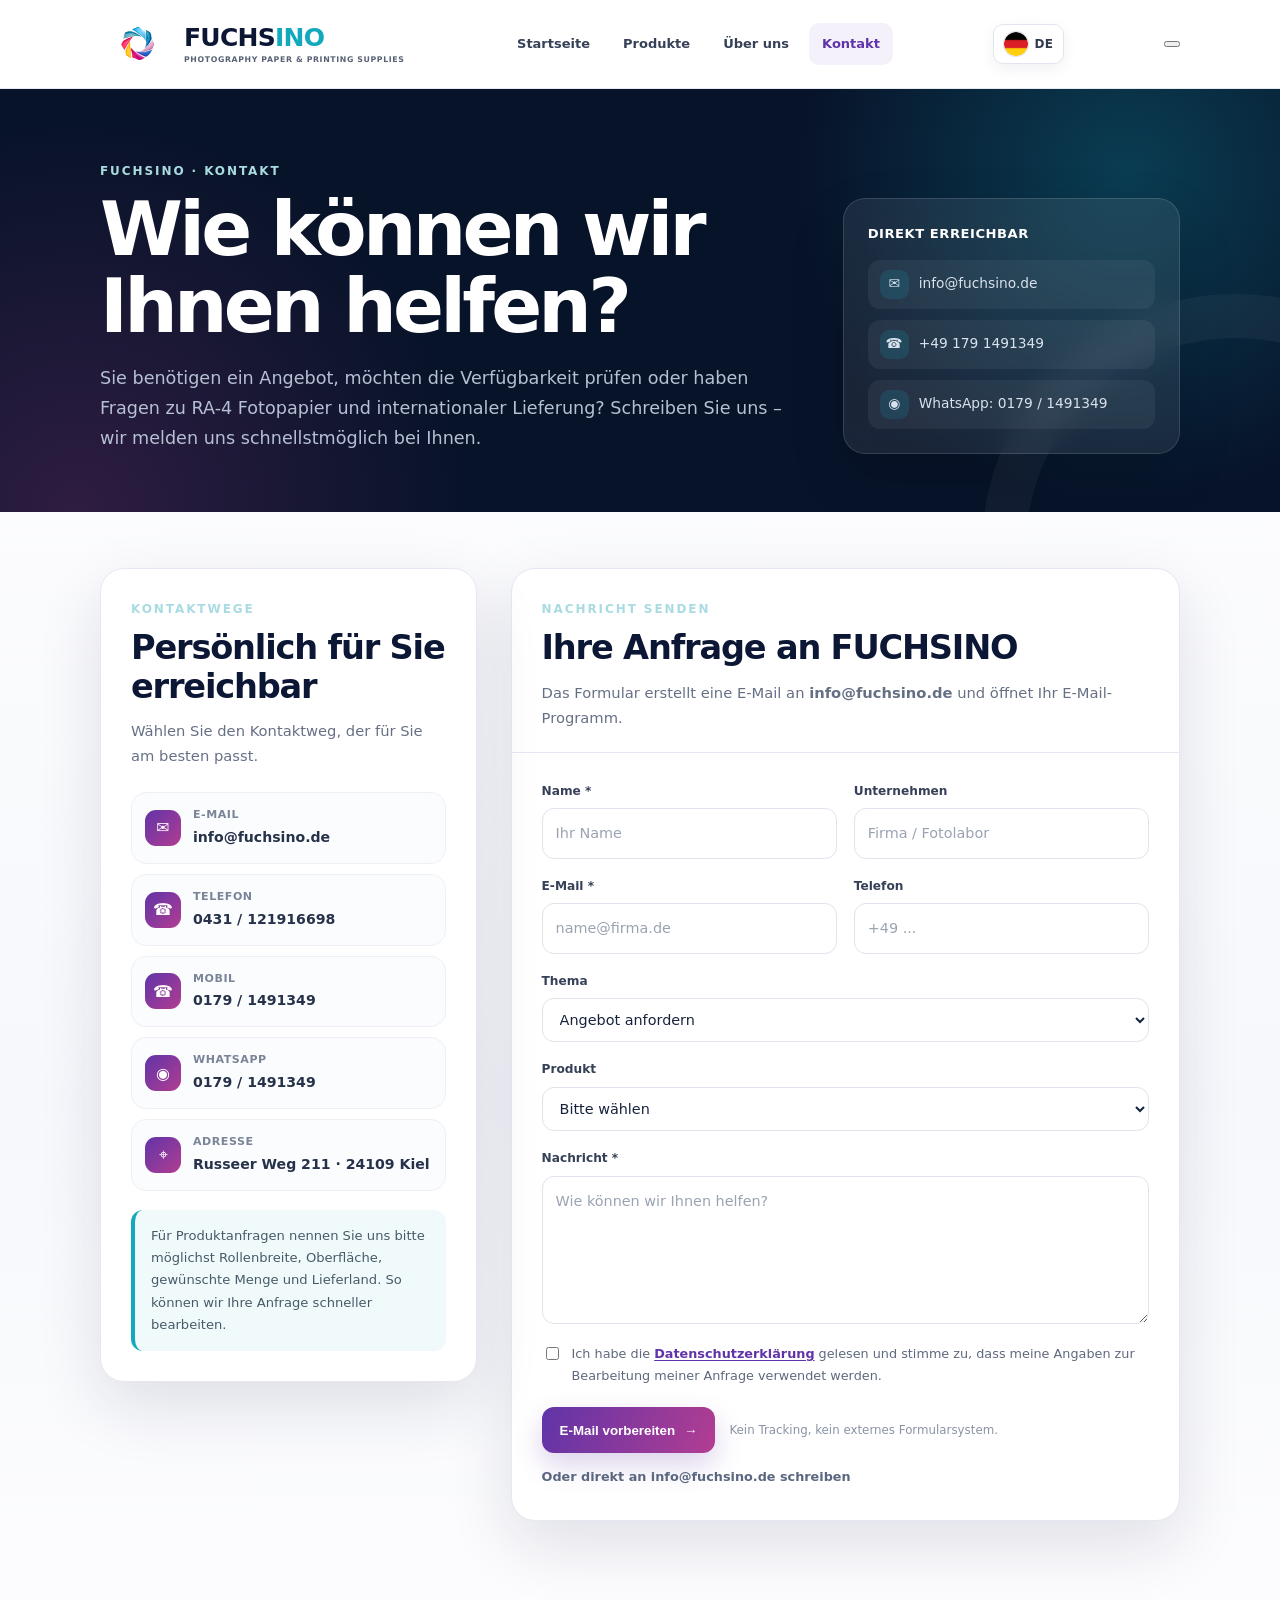
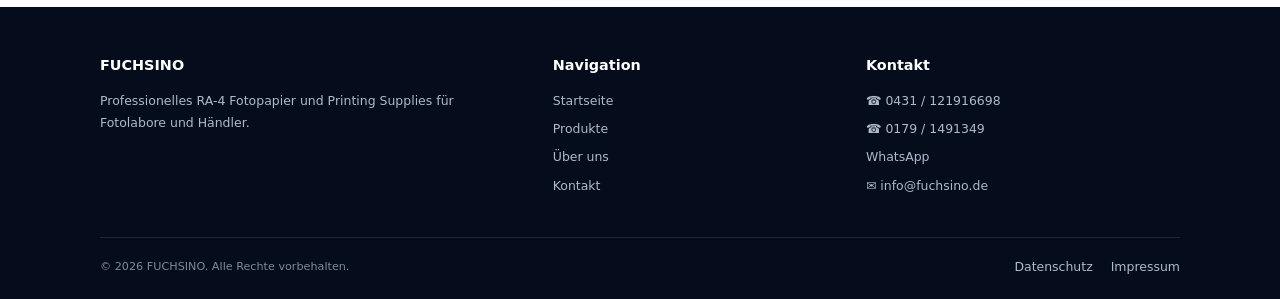
<file: kontakt.html>
<!DOCTYPE html>

<html lang="de">
<head>
<meta charset="utf-8"/>
<meta content="width=device-width, initial-scale=1" name="viewport"/>
<title>Kontakt | FUCHSINO</title>
<meta content="Kontaktieren Sie FUCHSINO für RA-4 Fotopapier, Produktverfügbarkeit, Angebote und internationale Logistik." name="description"/>
<meta content="index,follow" name="robots"/>
<meta content="FUCHSINO" name="author"/>
<meta content="#071329" name="theme-color"/>
<link href="https://fuchsino.de/kontakt.html" rel="canonical"/>



<link href="favicon.ico?v=2" rel="icon" sizes="any"/>
<link href="favicon-32x32.png?v=2" rel="icon" sizes="32x32" type="image/png"/>
<link href="apple-touch-icon.png?v=2" rel="apple-touch-icon" sizes="180x180"/>
<link href="site.webmanifest" rel="manifest"/>
<link href="legal.css?v=2" rel="stylesheet"/>



<script type="application/ld+json">
{
  "@context":"https://schema.org",
  "@type":"ContactPage",
  "name":"Kontakt | FUCHSINO",
  "url":"https://fuchsino.de/kontakt.html",
  "about":{"@type":"Organization","name":"FUCHSINO","email":"info@fuchsino.de","telephone":"+49 179 1491349"}
}
</script>
<link href="language-switcher.css?v=8" rel="stylesheet"/><link href="contact.css" rel="stylesheet"/><script defer="True" src="lang.js?v=3"></script><script defer src="mobile-navigation.js?v=2"></script>
</head>
<body class="contact-page">
<a class="skip-link" href="#content">Zum Inhalt</a>
<header class="site-header">
<div class="container nav-shell">
<a aria-label="FUCHSINO Startseite" class="brand" href="index.html">
<img alt="FUCHSINO Logo" class="brand-logo" decoding="async" height="1024" src="logo.png" width="1024"/>
<span class="brand-copy"><strong>FUCHS<span>INO</span></strong><small>PHOTOGRAPHY PAPER &amp; PRINTING SUPPLIES</small></span>
</a>
<nav aria-label="Hauptnavigation" class="nav-links">
<a href="index.html">Startseite</a>
<a href="index.html#products">Produkte</a>
<a href="index.html#about">Über uns</a>
<a aria-current="page" href="kontakt.html">Kontakt</a>
</nav>
<button aria-label="Switch to English" class="language-link language-toggle" data-lang-switch="en" type="button"><img alt="" aria-hidden="true" class="lang-flag" src="flags.png"/><span class="lang-code">DE</span></button>
</div>
</header>
<main id="content">
<section class="contact-hero">
<div class="container contact-hero-grid">
<div>
<p class="eyebrow">FUCHSINO · Kontakt</p>
<h1>Wie können wir Ihnen helfen?</h1>
<p class="hero-copy">Sie benötigen ein Angebot, möchten die Verfügbarkeit prüfen oder haben Fragen zu RA-4 Fotopapier und internationaler Lieferung? Schreiben Sie uns – wir melden uns schnellstmöglich bei Ihnen.</p>
</div>
<aside aria-label="Direkte Kontaktmöglichkeiten" class="hero-contact-card">
<strong>Direkt erreichbar</strong>
<a href="mailto:info@fuchsino.de"><span aria-hidden="true" class="mini-icon">✉</span><span>info@fuchsino.de</span></a>
<a href="tel:+491791491349"><span aria-hidden="true" class="mini-icon">☎</span><span>+49 179 1491349</span></a>
<a href="https://wa.me/491791491349" rel="noopener noreferrer"><span aria-hidden="true" class="mini-icon">◉</span><span>WhatsApp: 0179 / 1491349</span></a>
</aside>
</div>
</section>
<section class="contact-main">
<div class="container contact-layout">
<aside class="contact-info">
<p class="eyebrow">Kontaktwege</p>
<h2>Persönlich für Sie erreichbar</h2>
<p>Wählen Sie den Kontaktweg, der für Sie am besten passt.</p>
<div class="contact-methods">
<a class="contact-method" href="mailto:info@fuchsino.de"><i aria-hidden="true" class="method-icon">✉</i><span><small>E-Mail</small><span>info@fuchsino.de</span></span></a>
<a class="contact-method" href="tel:+49431121916698"><i aria-hidden="true" class="method-icon">☎</i><span><small>Telefon</small><span>0431 / 121916698</span></span></a>
<a class="contact-method" href="tel:+491791491349"><i aria-hidden="true" class="method-icon">☎</i><span><small>Mobil</small><span>0179 / 1491349</span></span></a>
<a class="contact-method" href="https://wa.me/491791491349" rel="noopener noreferrer"><i aria-hidden="true" class="method-icon">◉</i><span><small>WhatsApp</small><span>0179 / 1491349</span></span></a>
<div class="contact-method"><i aria-hidden="true" class="method-icon">⌖</i><span><small>Adresse</small><span>Russeer Weg 211 · 24109 Kiel</span></span></div>
</div>
<div class="contact-note">Für Produktanfragen nennen Sie uns bitte möglichst Rollenbreite, Oberfläche, gewünschte Menge und Lieferland. So können wir Ihre Anfrage schneller bearbeiten.</div>
</aside>
<section aria-labelledby="contactFormTitle" class="contact-form-card">
<div class="contact-form-head">
<p class="eyebrow">Nachricht senden</p>
<h2 id="contactFormTitle">Ihre Anfrage an FUCHSINO</h2>
<p>Das Formular erstellt eine E-Mail an <strong>info@fuchsino.de</strong> und öffnet Ihr E-Mail-Programm.</p>
</div>
<form action="https://fuchsino.de/kontakt.html" class="contact-form" enctype="text/plain" id="contactForm" method="post">
<div class="form-grid">
<div class="field"><label for="name">Name *</label><input autocomplete="name" id="name" name="name" placeholder="Ihr Name" required="" type="text"/></div>
<div class="field"><label for="company">Unternehmen</label><input autocomplete="organization" id="company" name="company" placeholder="Firma / Fotolabor" type="text"/></div>
<div class="field"><label for="email">E-Mail *</label><input autocomplete="email" id="email" name="email" placeholder="name@firma.de" required="" type="email"/></div>
<div class="field"><label for="phone">Telefon</label><input autocomplete="tel" id="phone" name="phone" placeholder="+49 ..." type="tel"/></div>
<div class="field full"><label for="topic">Thema</label><select id="topic" name="topic"><option value="Angebot anfordern">Angebot anfordern</option><option value="Produktverfügbarkeit">Produktverfügbarkeit</option><option value="Logistik und Export">Logistik &amp; Export</option><option value="Allgemeine Anfrage">Allgemeine Anfrage</option></select></div>
<div class="field full"><label for="product">Produkt</label><select id="product" name="product"><option value="">Bitte wählen</option><option value="RA-4 Photopapier 6 Inch">RA-4 Photopapier 6 Inch</option><option value="RA-4 Photopapier 12 Inch">RA-4 Photopapier 12 Inch</option><option value="RA-4 Photopapier 24 Inch">RA-4 Photopapier 24 Inch</option></select></div>
<div class="field full"><label for="message">Nachricht *</label><textarea id="message" name="message" placeholder="Wie können wir Ihnen helfen?" required=""></textarea></div>
</div>
<label class="privacy-check"><input id="privacy" required="" type="checkbox"/><span>Ich habe die <a href="datenschutz.html">Datenschutzerklärung</a> gelesen und stimme zu, dass meine Angaben zur Bearbeitung meiner Anfrage verwendet werden.</span></label>
<div class="form-actions">
<button class="contact-submit" type="submit">E-Mail vorbereiten <span aria-hidden="true">→</span></button>
<span class="form-hint">Kein Tracking, kein externes Formularsystem.</span>
</div>
<a class="direct-email" href="mailto:info@fuchsino.de">Oder direkt an info@fuchsino.de schreiben</a>
</form>
</section>
</div>
</section>
</main>
<footer class="site-footer">
<div class="container footer-grid">
<div><h3>FUCHSINO</h3><p>Professionelles RA-4 Fotopapier und Printing Supplies für Fotolabore und Händler.</p></div>
<div><h3>Navigation</h3><a href="index.html">Startseite</a><a href="index.html#products">Produkte</a><a href="index.html#about">Über uns</a><a href="kontakt.html">Kontakt</a></div>
<div><h3>Kontakt</h3><a href="tel:+49431121916698">☎ 0431 / 121916698</a><a href="tel:+491791491349">☎ 0179 / 1491349</a><a href="https://wa.me/491791491349" rel="noopener noreferrer">WhatsApp</a><a href="mailto:info@fuchsino.de">✉ info@fuchsino.de</a></div>
</div>
<div class="container footer-bottom"><span>© <span id="year"></span> FUCHSINO. Alle Rechte vorbehalten.</span><nav><a href="datenschutz.html">Datenschutz</a><a href="impressum.html">Impressum</a></nav></div>
</footer>
<script>(() => {
  const year = document.getElementById('year');
  if (year) year.textContent = new Date().getFullYear();
  const form = document.getElementById('contactForm');
  if (!form) return;

  // Keep product preselection when coming from a product page. This query parameter
  // belongs to the contact request; changing DE/EN never changes the URL.
  const params = new URLSearchParams(window.location.search);
  const requestedProduct = params.get('produkt');
  const productSelect = document.getElementById('product');
  const productMap = {
    '6-inch': 'RA-4 Photopapier 6 Inch',
    '12-inch': 'RA-4 Photopapier 12 Inch',
    '24-inch': 'RA-4 Photopapier 24 Inch'
  };
  if (requestedProduct && productSelect && productMap[requestedProduct]) {
    productSelect.value = productMap[requestedProduct];
    const topic = document.getElementById('topic');
    if (topic) topic.value = 'Angebot anfordern';
  }

  form.addEventListener('submit', (event) => {
    event.preventDefault();
    if (!form.reportValidity()) return;
    const data = new FormData(form);
    const en = window.FUCHSINO_LANG && window.FUCHSINO_LANG.getLanguage() === 'en';
    const subject = en
      ? `FUCHSINO Inquiry – ${data.get('product') || data.get('topic') || 'Contact'}`
      : `FUCHSINO Anfrage – ${data.get('product') || data.get('topic') || 'Kontakt'}`;
    const labels = en
      ? ['Name','Company','Email','Phone','Topic','Product']
      : ['Name','Unternehmen','E-Mail','Telefon','Thema','Produkt'];
    const body = [
      `${labels[0]}: ${data.get('name') || ''}`,
      `${labels[1]}: ${data.get('company') || '-'}`,
      `${labels[2]}: ${data.get('email') || ''}`,
      `${labels[3]}: ${data.get('phone') || '-'}`,
      `${labels[4]}: ${data.get('topic') || '-'}`,
      `${labels[5]}: ${data.get('product') || '-'}`,
      '',
      en ? 'Message:' : 'Nachricht:',
      `${data.get('message') || ''}`
    ].join('\n');
    window.location.href = `mailto:info@fuchsino.de?subject=${encodeURIComponent(subject)}&body=${encodeURIComponent(body)}`;
  });
})();</script>
</body>
</html>
</file>
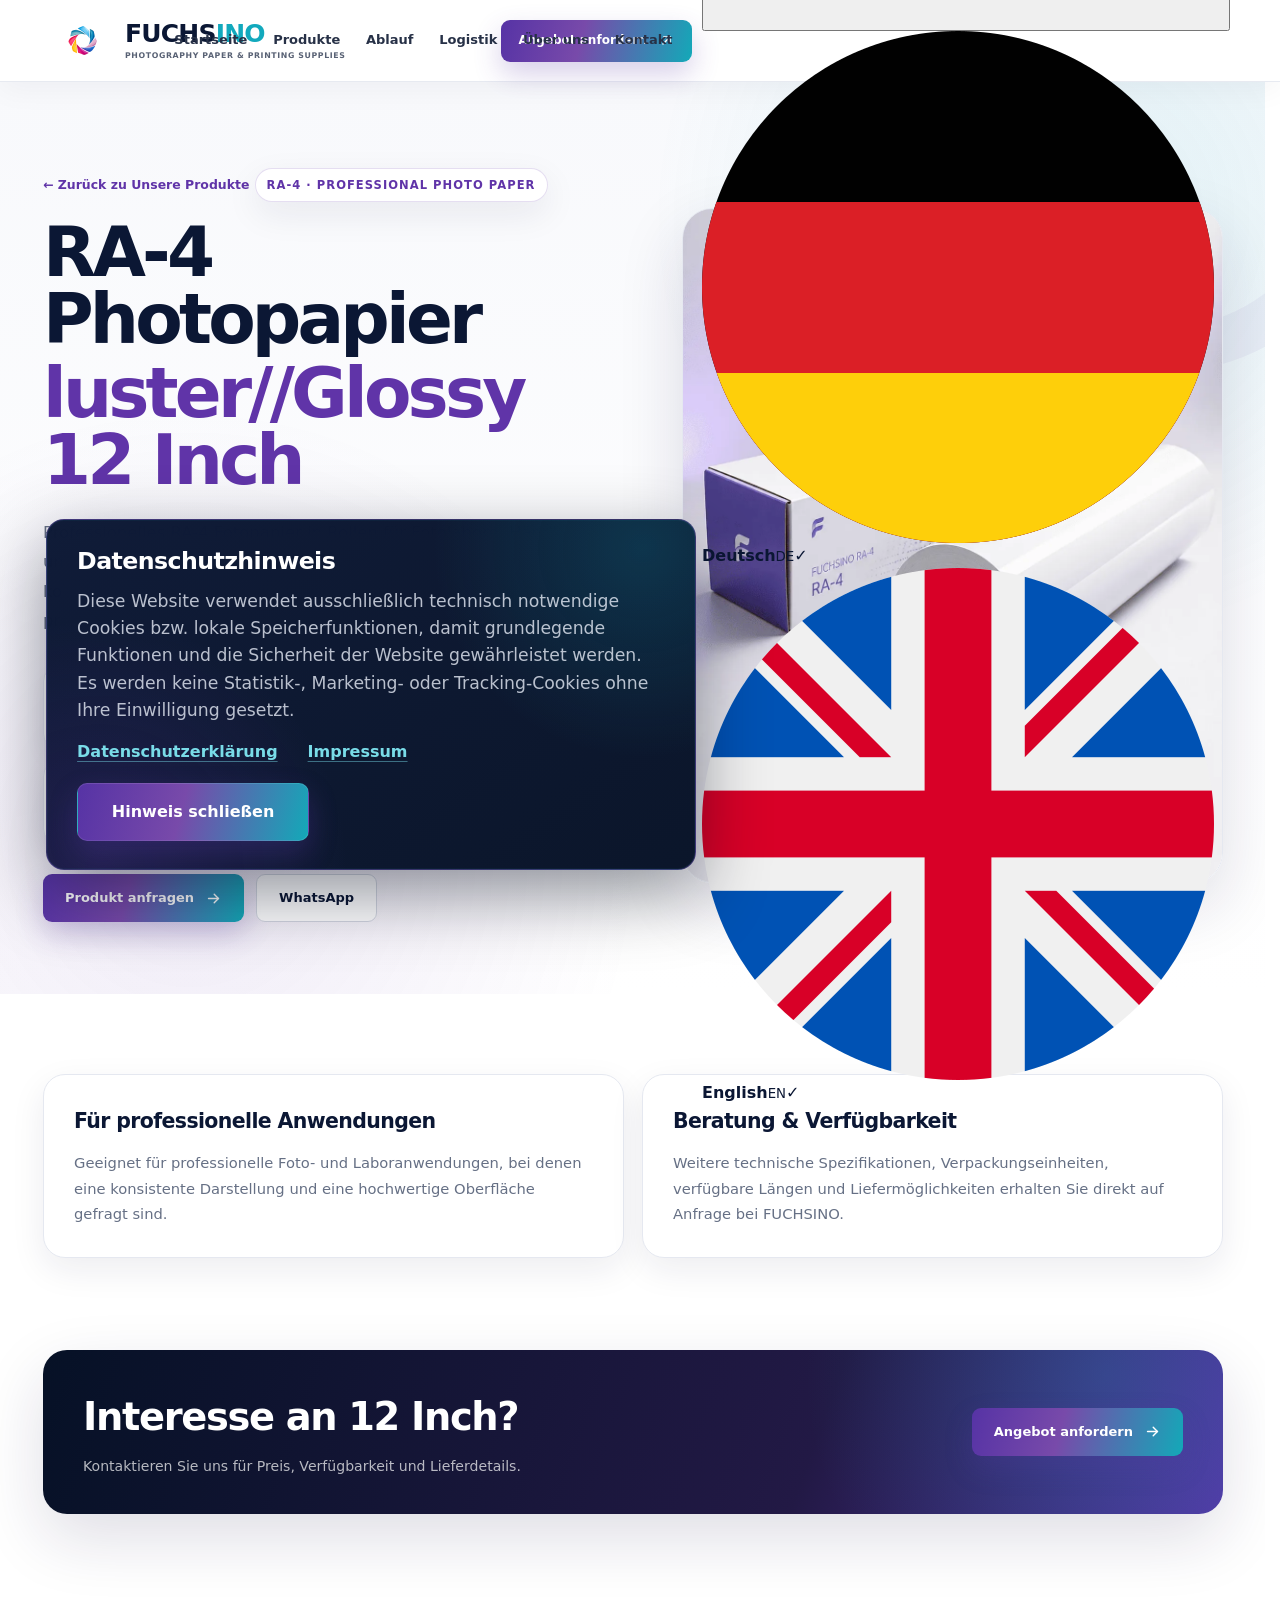
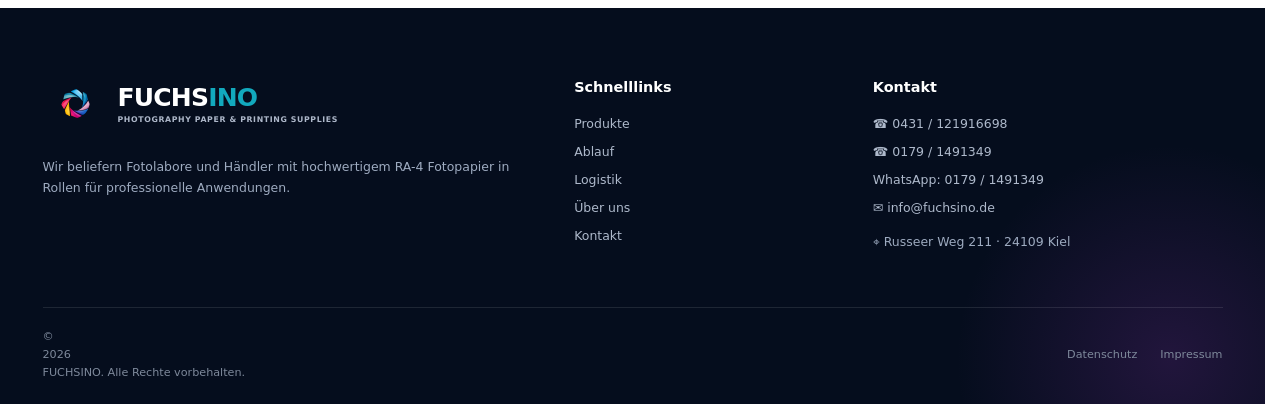
<file: product-12-inch (13).html>
<!DOCTYPE html>

<html lang="de"><head>
<meta charset="utf-8"/>
<meta name="viewport" content="width=device-width, initial-scale=1, maximum-scale=5, viewport-fit=cover"/>
<meta content="width=device-width, initial-scale=1, viewport-fit=cover" name="viewport"/>
<title>RA-4 Photopapier luster//Glossy 12 Inch | FUCHSINO</title>
<meta content="RA-4 Photopapier luster//Glossy 12 Inch für professionelle Fotolabore und Händler. Produktinformationen und Anfrage bei FUCHSINO." name="description"/>
<meta content="index,follow,max-image-preview:large,max-snippet:-1,max-video-preview:-1" name="robots"/>
<meta content="FUCHSINO" name="author"/>
<meta content="FUCHSINO" name="application-name"/>
<meta content="#081429" name="theme-color"/>


<link href="favicon.ico?v=2" rel="icon" sizes="any"/>
<link href="favicon-32x32.png?v=2" rel="icon" sizes="32x32" type="image/png"/>
<link href="apple-touch-icon.png?v=2" rel="apple-touch-icon" sizes="180x180"/>
<link href="site.webmanifest" rel="manifest"/>
<meta content="website" property="og:type"/>
<meta content="de_DE" property="og:locale"/>
<meta content="FUCHSINO" property="og:site_name"/>
<meta content="RA-4 Fotopapier &amp; Fotopapierrollen | FUCHSINO" property="og:title"/>
<meta content="Professionelles RA-4 Fotopapier in Rollen für Fotolabore und Händler – zuverlässige Qualität, Beratung und internationale Logistik." property="og:description"/>
<meta content="https://fuchsino.de/" property="og:url"/>
<meta content="https://fuchsino.de/hero-1-ra4-paper.png" property="og:image"/>
<meta content="1672" property="og:image:width"/>
<meta content="941" property="og:image:height"/>
<meta content="FUCHSINO RA-4 Fotopapier in Rollen" property="og:image:alt"/>
<meta content="summary_large_image" name="twitter:card"/>
<meta content="RA-4 Fotopapier &amp; Fotopapierrollen | FUCHSINO" name="twitter:title"/>
<meta content="Professionelles RA-4 Fotopapier in Rollen mit zuverlässiger Logistik und persönlicher Beratung." name="twitter:description"/>
<meta content="https://fuchsino.de/hero-1-ra4-paper.png" name="twitter:image"/>
<script type="application/ld+json">
  {
    "@context": "https://schema.org",
    "@graph": [
      {
        "@type": "Organization",
        "@id": "https://fuchsino.de/#organization",
        "name": "FUCHSINO",
        "url": "https://fuchsino.de/",
        "logo": {
          "@type": "ImageObject",
          "url": "https://fuchsino.de/logo.png",
          "width": 1024,
          "height": 1024
        },
        "description": "Anbieter von professionellem RA-4 Fotopapier in Rollen für Fotolabore und Händler mit internationaler Logistik.",
        "email": "info@fuchsino.de",
        "telephone": "+49 179 1491349",
        "address": {
          "@type": "PostalAddress",
          "streetAddress": "Russeer Weg 211",
          "postalCode": "24109",
          "addressLocality": "Kiel",
          "addressCountry": "DE"
        },
        "contactPoint": [
          {
            "@type": "ContactPoint",
            "telephone": "+49 431 121916698",
            "contactType": "customer service",
            "email": "info@fuchsino.de",
            "availableLanguage": ["de"]
          },
          {
            "@type": "ContactPoint",
            "telephone": "+49 179 1491349",
            "contactType": "sales",
            "email": "info@fuchsino.de",
            "availableLanguage": ["de"]
          }
        ],
        "areaServed": ["DE", "IQ", "Middle East"]
      },
      {
        "@type": "WebSite",
        "@id": "https://fuchsino.de/#website",
        "url": "https://fuchsino.de/",
        "name": "FUCHSINO",
        "publisher": {"@id": "https://fuchsino.de/#organization"},
        "inLanguage": "de-DE"
      },
      {
        "@type": "WebPage",
        "@id": "https://fuchsino.de/#webpage",
        "url": "https://fuchsino.de/",
        "name": "RA-4 Fotopapier & Fotopapierrollen | FUCHSINO",
        "isPartOf": {"@id": "https://fuchsino.de/#website"},
        "about": {"@id": "https://fuchsino.de/#organization"},
        "description": "Professionelles RA-4 Fotopapier in Rollen für Fotolabore und Händler mit zuverlässiger Qualität, Beratung und internationaler Logistik.",
        "inLanguage": "de-DE"
      }
    ]
  }
  </script>
<link as="image" fetchpriority="high" href="hero-1-ra4-paper-mobile.webp" media="(max-width: 620px)" rel="preload" type="image/webp"/>
<link as="image" fetchpriority="high" href="hero-1-ra4-paper.webp" media="(min-width: 621px)" rel="preload" type="image/webp"/>
<style>
    :root {
      --ink: #0b1734;
      --muted: #667085;
      --line: #e5e8f0;
      --surface: #ffffff;
      --soft: #f7f8fc;
      --soft-purple: #f6f2fb;
      --purple: #6034a8;
      --purple-deep: #432276;
      --magenta: #b23d91;
      --cyan: #12a9bd;
      --orange: #f19b3b;
      --navy: #061126;
      --navy-soft: #101b34;
      --shadow-sm: 0 12px 34px rgba(25, 24, 69, .08);
      --shadow-md: 0 24px 65px rgba(25, 24, 69, .14);
      --radius-sm: 14px;
      --radius-md: 22px;
      --radius-lg: 32px;
      --max: 1180px;
    }

    * { box-sizing: border-box; }
    html { scroll-behavior: smooth; scroll-padding-top: 86px; }
    body {
      margin: 0;
      min-width: 320px;
      color: var(--ink);
      background: #fff;
      font-family: Inter, ui-sans-serif, system-ui, -apple-system, BlinkMacSystemFont, "Segoe UI", sans-serif;
      line-height: 1.6;
      -webkit-font-smoothing: antialiased;
      overflow-x: hidden;
    }
    body.menu-open { overflow: hidden; }
    img, svg { display: block; max-width: 100%; }
    a { color: inherit; text-decoration: none; }
    button, input, select, textarea { font: inherit; }
    button, a { -webkit-tap-highlight-color: transparent; }
    :focus-visible { outline: 3px solid rgba(18,169,189,.45); outline-offset: 3px; }
    .container { width: min(calc(100% - 44px), var(--max)); margin-inline: auto; }
    .skip-link { position: fixed; left: 16px; top: -80px; z-index: 999; padding: 11px 16px; border-radius: 10px; color: #fff; background: var(--purple); transition: top .2s; }
    .skip-link:focus { top: 14px; }

    .site-header {
      position: fixed;
      inset: 0 0 auto;
      z-index: 100;
      height: 82px;
      display: flex;
      align-items: center;
      background: #fff;
      border-bottom: 1px solid rgba(229,232,240,.9);
      box-shadow: 0 8px 30px rgba(21,23,57,.045);
      transition: background-color .35s ease, border-color .35s ease, box-shadow .35s ease, transform .35s ease;
    }
    .site-header.is-scrolled {
      background: #fff;
      border-bottom-color: rgba(218,222,233,.96);
      box-shadow: 0 12px 38px rgba(21,23,57,.095);
    }
    .nav-shell {
      display: grid;
      grid-template-columns: auto minmax(0,1fr) auto;
      align-items: center;
      gap: clamp(18px,2.4vw,36px);
    }
    .brand { display: inline-flex; align-items: center; gap: 11px; flex: 0 0 auto; }
    .brand-logo { display: block; width: auto; height: 64px; max-width: 240px; object-fit: contain; transition: transform .45s cubic-bezier(.22,1,.36,1); }
    .brand:hover .brand-logo { transform: scale(1.035); }
    .brand-copy { display: grid; line-height: 1; }
    .brand-copy strong { font-size: 25px; letter-spacing: -.8px; }
    .brand-copy strong span { color: var(--cyan); }
    .brand-copy small { margin-top: 6px; color: #586174; font-size: 7.8px; font-weight: 700; letter-spacing: .08em; }
    .main-nav {
      min-width: 0;
      display: flex;
      align-items: center;
      justify-content: center;
      justify-self: center;
      gap: clamp(15px,1.7vw,27px);
      margin: 0;
    }
    .main-nav a {
      position: relative;
      min-height: 82px;
      display: inline-flex;
      align-items: center;
      padding: 0 2px;
      color: #273147;
      font-size: 13px;
      font-weight: 650;
      white-space: nowrap;
      transition: color .28s ease, transform .28s ease;
    }
    .main-nav a::after { content: ""; position: absolute; left: 2px; right: calc(100% - 2px); bottom: 17px; height: 2px; border-radius: 999px; background: linear-gradient(90deg,var(--purple),var(--magenta),var(--cyan)); transition: right .22s ease; }
    .main-nav a:hover, .main-nav a.active { color: var(--purple); }
    .main-nav a:hover { transform: translateY(-1px); }
    .main-nav a:hover::after, .main-nav a.active::after { right: 2px; }
    .nav-actions { display: flex; align-items: center; justify-self: end; gap: 10px; }
    .lang-btn { min-height: 40px; padding: 0 11px; border: 1px solid var(--line); border-radius: 9px; color: #30394d; background: #fff; font-size: 12px; }
    .menu-toggle { display: none; width: 44px; height: 44px; margin-left: auto; padding: 0; border: 1px solid var(--line); border-radius: 11px; background: #fff; cursor: pointer; }
    .menu-toggle span { display: block; width: 23px; height: 2px; margin: 5px auto; border-radius: 2px; background: var(--ink); transition: transform .2s, opacity .2s; }
    .menu-toggle[aria-expanded="true"] span:nth-child(1) { transform: translateY(7px) rotate(45deg); }
    .menu-toggle[aria-expanded="true"] span:nth-child(2) { opacity: 0; }
    .menu-toggle[aria-expanded="true"] span:nth-child(3) { transform: translateY(-7px) rotate(-45deg); }

    .btn { display: inline-flex; align-items: center; justify-content: center; gap: 11px; min-height: 48px; padding: 0 22px; border: 0; border-radius: 9px; font-size: 13px; font-weight: 750; cursor: pointer; transition: transform .32s cubic-bezier(.22,1,.36,1), box-shadow .32s ease, background .32s ease, border-color .32s ease; }
    .arrow-icon { flex: 0 0 auto; width: 17px; height: 17px; fill: none; stroke: currentColor; stroke-width: 2; stroke-linecap: round; stroke-linejoin: round; }
    .btn:hover { transform: translateY(-3px); }
    .btn:active { transform: translateY(-1px) scale(.99); }
    .btn .arrow-icon, .product-card a .arrow-icon { transition: transform .3s cubic-bezier(.22,1,.36,1); }
    .btn:hover .arrow-icon, .product-card a:hover .arrow-icon { transform: translateX(4px); }
    .btn-primary { color: #fff; background: linear-gradient(105deg, #5633a5, #784aaa 42%, #13a9b8); box-shadow: 0 12px 28px rgba(87,56,164,.24); }
    .btn-primary:hover { box-shadow: 0 17px 35px rgba(87,56,164,.32); }
    .btn-secondary { color: var(--ink); border: 1px solid #d2d6e1; background: rgba(255,255,255,.9); }
    .btn-outline { color: var(--purple); border: 1px solid rgba(96,52,168,.42); background: #fff; }
    .btn-small { min-height: 42px; padding-inline: 17px; font-size: 12px; }

    /* Hero */
    .hero-slider { position: relative; min-height: 820px; overflow: hidden; color: #fff; background: var(--navy); isolation: isolate; }
    .hero-track, .hero-slide, .hero-media { position: absolute; inset: 0; }
    .hero-slide { --accent: var(--cyan); opacity: 0; visibility: hidden; pointer-events: none; transform: scale(1.025); transition: opacity .75s ease, visibility .75s ease, transform 5.5s ease; }
    .hero-slide:nth-child(2) { --accent: var(--magenta); }
    .hero-slide:nth-child(3) { --accent: var(--orange); }
    .hero-slide.is-active { opacity: 1; visibility: visible; pointer-events: auto; transform: scale(1); z-index: 2; }
    .hero-media { z-index: -3; }
    .hero-media picture { display: block; width: 100%; height: 100%; }
    .hero-media img { width: 100%; height: 100%; object-fit: cover; object-position: center; }
    .hero-slide::before { content: ""; position: absolute; inset: 0; z-index: -2; background: linear-gradient(90deg, rgba(4,10,26,.96) 0%, rgba(7,17,39,.91) 37%, rgba(9,20,43,.57) 61%, rgba(9,20,43,.12) 100%), linear-gradient(180deg, rgba(4,10,26,.18), rgba(4,10,26,.12) 48%, rgba(4,10,26,.68)); }
    .hero-slide::after { content: ""; position: absolute; inset: 0; z-index: -1; opacity: .13; background-image: linear-gradient(rgba(255,255,255,.05) 1px, transparent 1px), linear-gradient(90deg,rgba(255,255,255,.05) 1px,transparent 1px); background-size: 64px 64px; mask-image: linear-gradient(90deg,#000,transparent 78%); }
    .hero-inner { position: relative; z-index: 3; min-height: 820px; display: flex; align-items: center; padding-top: 145px; padding-bottom: 145px; }
    .hero-content { width: min(100%, 780px); }
    .hero-slide .hero-kicker,
    .hero-slide .hero-title,
    .hero-slide .hero-copy,
    .hero-slide .hero-meta,
    .hero-slide .hero-actions {
      opacity: 0;
      transform: translateY(24px);
      transition: opacity .72s ease, transform .72s cubic-bezier(.22,1,.36,1);
    }
    body.is-ready .hero-slide.is-active .hero-kicker,
    body.is-ready .hero-slide.is-active .hero-title,
    body.is-ready .hero-slide.is-active .hero-copy,
    body.is-ready .hero-slide.is-active .hero-meta,
    body.is-ready .hero-slide.is-active .hero-actions { opacity: 1; transform: none; }
    body.is-ready .hero-slide.is-active .hero-kicker { transition-delay: .10s; }
    body.is-ready .hero-slide.is-active .hero-title { transition-delay: .18s; }
    body.is-ready .hero-slide.is-active .hero-copy { transition-delay: .28s; }
    body.is-ready .hero-slide.is-active .hero-meta { transition-delay: .38s; }
    body.is-ready .hero-slide.is-active .hero-actions { transition-delay: .48s; }
    .hero-kicker { display: inline-flex; align-items: center; gap: 12px; margin: 0 0 20px; color: #fff; font-size: .78rem; font-weight: 850; letter-spacing: .14em; text-transform: uppercase; }
    .hero-kicker::before { content: ""; width: 48px; height: 3px; border-radius: 999px; background: var(--accent); box-shadow: 0 0 22px color-mix(in srgb, var(--accent) 60%, transparent); }
    .hero-title { margin: 0; max-width: 900px; font-size: clamp(3.1rem,6vw,6.4rem); line-height: .93; letter-spacing: -.06em; text-wrap: balance; }
    .hero-title.long { font-size: clamp(2.9rem,5.5vw,5.8rem); }
    .hero-title span { display: block; color: var(--accent); }
    .hero-copy { max-width: 680px; margin: 25px 0 0; color: rgba(255,255,255,.82); font-size: clamp(1rem,1.45vw,1.17rem); line-height: 1.72; }
    .hero-meta { display: flex; flex-wrap: wrap; gap: 10px 22px; max-width: 800px; margin-top: 27px; }
    .hero-meta span { display: inline-flex; align-items: center; gap: 8px; color: rgba(255,255,255,.82); font-size: .88rem; font-weight: 650; }
    .hero-meta span::before { content: "✓"; display: grid; place-items: center; flex: 0 0 21px; width: 21px; height: 21px; border-radius: 50%; color: #fff; background: var(--accent); font-size: .68rem; font-weight: 900; }
    .hero-actions { display: flex; flex-wrap: wrap; gap: 12px; margin-top: 31px; }
    .hero-slider .btn-primary { background: var(--accent); box-shadow: 0 14px 32px color-mix(in srgb, var(--accent) 28%, transparent); }
    .hero-slider .btn-secondary { color: #fff; border-color: rgba(255,255,255,.34); background: rgba(7,17,39,.38); }
    .hero-controls { position: absolute; z-index: 20; left: 50%; bottom: 22px; width: min(calc(100% - 44px), var(--max)); min-height: 86px; transform: translateX(-50%); display: flex; align-items: flex-end; justify-content: space-between; gap: 22px; padding-top: 22px; border-top: 1px solid rgba(255,255,255,.12); pointer-events: none; }
    .hero-dots, .hero-nav { display: flex; align-items: center; pointer-events: auto; }
    .hero-dots { gap: 11px; padding-bottom: 28px; }
    .hero-dot { position: relative; width: 66px; height: 5px; padding: 0; border: 0; overflow: hidden; background: rgba(255,255,255,.28); cursor: pointer; }
    .hero-dot::after { content: ""; position: absolute; inset: 0; background: #fff; transform: scaleX(0); transform-origin: left; }
    .hero-dot.is-active::after { animation: heroProgress 5s linear forwards; }
    .hero-nav { gap: 9px; margin-left: auto; }
    .hero-arrow { display: grid; place-items: center; width: 58px; height: 58px; padding: 0; border: 1px solid rgba(255,255,255,.22); color: #fff; background: rgba(7,17,39,.4); cursor: pointer; transition: .2s; }
    .hero-arrow svg { width: 25px; height: 25px; fill: none; stroke: currentColor; stroke-width: 2; stroke-linecap: round; stroke-linejoin: round; }
    .hero-arrow:hover { border-color: var(--cyan); background: var(--cyan); }
    .hero-count { position: absolute; left: 0; bottom: 0; color: rgba(255,255,255,.54); font-size: .7rem; font-weight: 800; letter-spacing: .14em; }
    .hero-count strong { color: #fff; font-size: .84rem; }
    @keyframes heroProgress { to { transform: scaleX(1); } }

    /* Shared section styles */
    section { position: relative; }
    .section-shell { padding: 96px 0; }
    .section-kicker { display: inline-flex; align-items: center; gap: 10px; margin: 0 0 12px; color: var(--purple); font-size: .73rem; font-weight: 850; letter-spacing: .13em; text-transform: uppercase; }
    .section-kicker::before { content: ""; width: 34px; height: 2px; border-radius: 99px; background: linear-gradient(90deg,var(--purple),var(--magenta)); }
    .section-kicker.centered { justify-content: center; }
    .section-kicker.centered::before { display: none; }
    .section-title { margin: 0; max-width: 800px; font-size: clamp(2.2rem,4vw,4.15rem); line-height: 1.03; letter-spacing: -.05em; text-wrap: balance; }
    .section-intro { max-width: 720px; margin: 18px 0 0; color: var(--muted); font-size: 1rem; line-height: 1.76; }
    .section-head { max-width: 800px; margin: 0 auto 42px; text-align: center; }
    .section-head .section-intro { margin-inline: auto; }

    /* Value strip */
    .feature-strip { z-index: 5; margin-top: 0; padding: 0 0 86px; background: #fff; }
    .feature-grid { display: grid; grid-template-columns: repeat(3,1fr); gap: 18px; }
    .feature-card { position: relative; min-height: 165px; padding: 27px; border: 1px solid rgba(229,232,240,.9); border-radius: var(--radius-md); background: #fff; box-shadow: var(--shadow-sm); overflow: hidden; transition: transform .25s, box-shadow .25s, border-color .25s; }
    .feature-card::after { content: ""; position: absolute; width: 130px; height: 130px; right: -72px; bottom: -78px; border-radius: 50%; background: rgba(96,52,168,.08); transition: transform .3s; }
    .feature-card:nth-child(2)::after { background: rgba(18,169,189,.10); }
    .feature-card:nth-child(3)::after { background: rgba(178,61,145,.09); }
    .feature-card:hover { transform: translateY(-6px); border-color: rgba(96,52,168,.25); box-shadow: var(--shadow-md); }
    .feature-card:hover::after { transform: scale(1.3); }
    .icon-orb { width: 54px; height: 54px; display: grid; place-items: center; margin-bottom: 21px; border-radius: 16px; background: linear-gradient(135deg,#5c3cad,#c4388d 60%,#12a8b6); box-shadow: 0 10px 23px rgba(102,54,164,.22); }
    .icon-orb svg { width: 28px; height: 28px; fill: none; stroke: #fff; stroke-width: 1.6; stroke-linecap: round; stroke-linejoin: round; }
    .feature-card h2 { margin: 0 0 8px; font-size: 1.18rem; letter-spacing: -.025em; }
    .feature-card p { margin: 0; color: var(--muted); font-size: .9rem; line-height: 1.65; }

    /* About — inspired by the compact Über-uns/contact layout */
    .about-section {
      padding: 76px 0 86px;
      background: linear-gradient(180deg,#fbfaf8,#f7f3ec);
    }
    .about-panel {
      display: grid;
      grid-template-columns: minmax(0,1.62fr) minmax(300px,.68fr);
      min-height: 338px;
      overflow: hidden;
      border: 1px solid #e9e1d5;
      border-radius: 5px;
      background: #fff;
      box-shadow: 0 24px 62px rgba(66,50,31,.10);
    }
    .about-story {
      position: relative;
      display: flex;
      align-items: center;
      min-width: 0;
      padding: clamp(31px,4.2vw,49px);
      isolation: isolate;
      background: #eee8de;
    }
    .about-story::before {
      content: "";
      position: absolute;
      inset: 0;
      z-index: -3;
      background: url("uber.webp") center / cover no-repeat;
    }
    .about-story::after {
      content: "";
      position: absolute;
      inset: 0;
      z-index: -2;
      background: linear-gradient(90deg,rgba(255,250,241,.95) 0%,rgba(255,250,241,.88) 49%,rgba(255,250,241,.62) 100%);
    }
    .about-story-content { max-width: 610px; }
    .about-eyebrow {
      margin: 0 0 15px;
      color: #241c2e;
      font-family: Georgia,"Times New Roman",serif;
      font-size: .86rem;
      font-weight: 800;
      letter-spacing: .055em;
      text-transform: uppercase;
    }
    .about-heading {
      margin: 0 0 18px;
      color: #251d2e;
      font-family: Georgia,"Times New Roman",serif;
      font-size: clamp(1.55rem,2.55vw,2.25rem);
      line-height: 1.08;
      letter-spacing: -.025em;
    }
    .about-story p:not(.about-eyebrow) {
      max-width: 585px;
      margin: 0 0 13px;
      color: #4f4954;
      font-size: .86rem;
      line-height: 1.66;
    }
    .about-branding { display: inline-flex; align-items: center; gap: 12px; margin-top: 14px; }
    .about-logo { display: block; width: auto; height: 68px; max-width: 250px; object-fit: contain; }
    .about-wordmark { display: inline-block; color: var(--purple); font-size: 1.4rem; font-weight: 850; letter-spacing: -.045em; }
    .about-wordmark span { color: var(--cyan); }
    .about-contact-box {
      display: flex;
      flex-direction: column;
      justify-content: center;
      padding: clamp(29px,3.4vw,42px) clamp(25px,3vw,37px);
      border-left: 1px solid #e9e1d5;
      background: rgba(255,255,255,.97);
    }
    .about-contact-box h3 {
      margin: 0 0 20px;
      color: #251d2e;
      font-family: Georgia,"Times New Roman",serif;
      font-size: 1.2rem;
      letter-spacing: .025em;
      text-transform: uppercase;
    }
    .about-contact-list { display: grid; gap: 12px; margin-bottom: 21px; }
    .about-contact-item {
      display: flex;
      align-items: center;
      gap: 11px;
      color: #4b4650;
      font-size: .82rem;
      font-weight: 650;
    }
    .about-contact-item svg {
      flex: 0 0 17px;
      width: 17px;
      height: 17px;
      fill: none;
      stroke: currentColor;
      stroke-width: 1.8;
      stroke-linecap: round;
      stroke-linejoin: round;
    }
    .about-contact-cta {
      width: max-content;
      min-width: 172px;
      min-height: 43px;
      border-radius: 7px;
      color: #fff;
      background: linear-gradient(105deg,var(--purple),var(--magenta) 56%,var(--cyan));
      box-shadow: 0 12px 25px rgba(96,52,168,.22);
    }

    /* Products */
    .products-section { padding: 100px 0 46px; background: linear-gradient(180deg,#f8f9fc,#fff); }
    .product-grid { display: grid; grid-template-columns: repeat(3,1fr); gap: 18px; }
    .product-card { position: relative; display: flex; flex-direction: column; min-width: 0; padding: 13px 13px 19px; border: 1px solid var(--line); border-radius: var(--radius-md); background: #fff; box-shadow: 0 11px 28px rgba(30,27,74,.055); overflow: hidden; transition: transform .25s, box-shadow .25s, border-color .25s; }
    .product-card:hover { transform: translateY(-7px); border-color: rgba(96,52,168,.28); box-shadow: var(--shadow-md); }
    .product-card::before { content: "B2B"; position: absolute; z-index: 3; top: 23px; left: 23px; padding: 5px 9px; border-radius: 999px; color: #fff; background: rgba(6,17,38,.72); font-size: .62rem; font-weight: 850; letter-spacing: .1em; }
    .product-img { height: 225px; overflow: hidden; border-radius: 16px; background: linear-gradient(145deg,#f2f3f7,#fff); }
    .product-img img { width: 100%; height: 100%; object-fit: cover; transition: transform .45s ease; }
    .product-card:hover .product-img img { transform: scale(1.045); }
    .product-card h3 { margin: 17px 5px 11px; font-size: 1.03rem; letter-spacing: -.02em; }
    .product-card p { display: flex; align-items: center; gap: 8px; margin: 5px; color: #596174; font-size: .78rem; }
    .product-card p span { color: var(--purple); font-weight: 900; }
    .product-card a { display: inline-flex; align-items: center; gap: 7px; width: max-content; margin: auto 5px 0; padding-top: 17px; color: var(--purple); font-size: .78rem; font-weight: 800; }
    .products-cta { margin-top: 31px; text-align: center; }

    /* Process */
    .process-section { padding: 95px 0; color: #fff; background: radial-gradient(circle at 90% 10%,rgba(178,61,145,.22),transparent 28%), radial-gradient(circle at 8% 88%,rgba(18,169,189,.17),transparent 30%), var(--navy); }
    .process-section .section-kicker { color: #d7c8f3; }
    .process-section .section-title { max-width: 760px; }
    .process-section .section-intro { color: rgba(255,255,255,.66); }
    .process-grid { display: grid; grid-template-columns: repeat(4,1fr); gap: 14px; margin-top: 43px; }
    .process-card { position: relative; min-height: 245px; padding: 27px 24px; border: 1px solid rgba(255,255,255,.11); border-radius: var(--radius-md); background: rgba(255,255,255,.055); transition: transform .38s cubic-bezier(.22,1,.36,1), border-color .38s ease, background .38s ease; }
    .process-card:hover { transform: translateY(-6px); border-color: rgba(255,255,255,.22); background: rgba(255,255,255,.085); }
    .process-step { transition: transform .38s cubic-bezier(.22,1,.36,1); }
    .process-card:hover .process-step { transform: rotate(-4deg) scale(1.06); }
    .process-card::after { content: ""; position: absolute; top: 48px; left: calc(100% + 5px); width: 18px; height: 1px; background: rgba(255,255,255,.25); }
    .process-card:last-child::after { display: none; }
    .process-step { display: grid; place-items: center; width: 45px; height: 45px; border-radius: 13px; background: linear-gradient(135deg,var(--purple),var(--magenta)); font-weight: 900; }
    .process-card:nth-child(even) .process-step { background: linear-gradient(135deg,var(--cyan),#4e78c9); }
    .process-card h3 { margin: 20px 0 8px; font-size: 1.08rem; }
    .process-card p { margin: 0; color: rgba(255,255,255,.66); font-size: .88rem; line-height: 1.65; }

    /* Logistics */
    .logistics-section { padding: 100px 0; background: radial-gradient(circle at 86% 16%,rgba(38,170,188,.09),transparent 31%), radial-gradient(circle at 13% 78%,rgba(110,56,173,.09),transparent 30%), #f8f9fc; }
    .logistics-grid { display: grid; grid-template-columns: 1.35fr .82fr .82fr; gap: 18px; }
    .logistics-card { position: relative; min-height: 380px; overflow: hidden; border-radius: var(--radius-md); background: #dfe3eb; box-shadow: var(--shadow-sm); transition: transform .42s cubic-bezier(.22,1,.36,1), box-shadow .42s ease; }
    .logistics-card:hover { transform: translateY(-5px); box-shadow: var(--shadow-md); }
    .logistics-card img { width: 100%; height: 100%; object-fit: cover; transition: transform .65s ease; }
    .logistics-card:hover img { transform: scale(1.045); }
    .logistics-card:nth-child(1) img { object-position: center 50%; }
    .logistics-card:nth-child(2) img { object-position: center 54%; }
    .logistics-card:nth-child(3) img { object-position: center 58%; }
    .logistics-caption { position: absolute; left: 15px; right: 15px; bottom: 15px; padding: 16px 17px; color: #fff; border: 1px solid rgba(255,255,255,.2); border-radius: 14px; background: linear-gradient(135deg,rgba(6,17,38,.86),rgba(63,39,105,.75)); transition: transform .42s cubic-bezier(.22,1,.36,1), background .42s ease; }
    .logistics-card:hover .logistics-caption { transform: translateY(-4px); background: linear-gradient(135deg,rgba(6,17,38,.92),rgba(63,39,105,.84)); }
    .logistics-caption strong { display: block; margin-bottom: 5px; font-size: .92rem; }
    .logistics-caption span { color: rgba(255,255,255,.72); font-size: .75rem; line-height: 1.48; }

    /* Quality */
    .quality-band { padding: 0 0 84px; background: #f8f9fc; }
    .quality-grid { display: grid; grid-template-columns: repeat(3,1fr); overflow: hidden; border: 1px solid rgba(255,255,255,.15); border-radius: var(--radius-md); color: #fff; background: linear-gradient(100deg,var(--purple),var(--magenta) 55%,var(--cyan)); box-shadow: var(--shadow-md); }
    .quality-grid div { position: relative; padding: 27px 30px; }
    .quality-grid div + div { border-left: 1px solid rgba(255,255,255,.18); }
    .quality-grid strong { display: block; margin-bottom: 4px; font-size: .92rem; }
    .quality-grid span { color: rgba(255,255,255,.76); font-size: .78rem; }

    /* Contact */
    .contact-section { padding: 100px 0; background: #fff; }
    .contact-panel { position: relative; overflow: hidden; display: grid; grid-template-columns: .9fr 1.1fr; gap: 58px; padding: clamp(31px,5vw,62px); border-radius: var(--radius-lg); color: #fff; background: radial-gradient(circle at 8% 5%,rgba(18,169,189,.26),transparent 32%), radial-gradient(circle at 92% 92%,rgba(178,61,145,.27),transparent 36%), var(--navy); box-shadow: var(--shadow-md); }
    .contact-panel::after { content: ""; position: absolute; width: 340px; height: 340px; right: -175px; top: -190px; border: 48px solid rgba(255,255,255,.06); border-radius: 50%; }
    .contact-copy, .contact-form { position: relative; z-index: 2; }
    .contact-copy .section-kicker { color: #d8cafa; }
    .contact-copy .section-title { font-size: clamp(2.25rem,4.1vw,4.3rem); }
    .contact-copy .section-intro { color: rgba(255,255,255,.68); }
    .contact-details { display: grid; gap: 11px; margin-top: 31px; }
    .contact-detail { display: flex; align-items: center; gap: 11px; color: rgba(255,255,255,.79); font-size: .88rem; }
    .contact-detail i { display: grid; place-items: center; flex: 0 0 36px; width: 36px; height: 36px; border-radius: 10px; color: #fff; background: rgba(255,255,255,.1); font-style: normal; }
    .contact-form { display: grid; gap: 13px; padding: 25px; border: 1px solid rgba(255,255,255,.12); border-radius: var(--radius-md); background: rgba(255,255,255,.07); }
    .form-row { display: grid; grid-template-columns: 1fr 1fr; gap: 13px; }
    .contact-form label { display: grid; gap: 6px; color: rgba(255,255,255,.78); font-size: .73rem; font-weight: 700; }
    .contact-form input, .contact-form select, .contact-form textarea { width: 100%; border: 1px solid rgba(255,255,255,.14); border-radius: 10px; padding: 12px 13px; color: #fff; background: rgba(255,255,255,.08); outline: none; }
    .contact-form input::placeholder, .contact-form textarea::placeholder { color: rgba(255,255,255,.4); }
    .contact-form select option { color: var(--ink); background: #fff; }
    .contact-form input:focus, .contact-form select:focus, .contact-form textarea:focus { border-color: var(--cyan); box-shadow: 0 0 0 4px rgba(18,169,189,.12); }
    .contact-form textarea { min-height: 120px; resize: vertical; }
    .form-note { margin: 0; color: rgba(255,255,255,.48); font-size: .66rem; text-align: center; }

    /* Footer */
    .site-footer { position: relative; overflow: hidden; padding: 64px 0 22px; color: #fff; background: #050d1d; }
    .footer-glow { position: absolute; right: -130px; bottom: -180px; width: 450px; height: 450px; border-radius: 50%; background: radial-gradient(circle,rgba(108,43,141,.28),transparent 67%); }
    .footer-grid { position: relative; display: grid; grid-template-columns: 1.25fr .65fr .9fr; gap: 46px; }
    .brand-light .brand-copy strong { color: #fff; }
    .brand-light .brand-copy small { color: #aeb8ca; }
    .footer-brand p, .footer-grid > div > p { color: #9eabc0; font-size: .78rem; line-height: 1.7; }
    .footer-grid h3 { margin: 4px 0 15px; font-size: .9rem; }
    .footer-grid > div:not(:first-child) > a { display: block; width: max-content; margin: 8px 0; color: #aeb9cb; font-size: .78rem; transition: .2s; }
    .footer-grid > div:not(:first-child) > a:hover { color: #fff; transform: translateX(3px); }
    .footer-bottom { position: relative; display: flex; align-items: center; justify-content: space-between; gap: 20px; margin-top: 43px; padding-top: 20px; border-top: 1px solid rgba(255,255,255,.1); color: #7e899b; font-size: .7rem; }
    .footer-bottom span:last-child { display: flex; gap: 23px; }

    .reveal {
      opacity: 0;
      transform: translateY(30px) scale(.985);
      transition: opacity .76s ease, transform .76s cubic-bezier(.22,1,.36,1);
      transition-delay: var(--reveal-delay, 0ms);
      will-change: opacity, transform;
    }
    .reveal.visible { opacity: 1; transform: none; }
    .reveal.visible:hover { transition-delay: 0ms; }

    @media (max-width: 1180px) {
      .nav-shell { gap: 18px; }
      .brand-logo { height: 56px; }
      .brand-copy strong { font-size: 22px; }
      .brand-copy small { font-size: 7px; }
      .main-nav { gap: 14px; }
      .main-nav a { font-size: 12px; }
      .nav-actions .btn { min-height: 40px; padding-inline: 14px; font-size: 11px; }
    }

    @media (max-width: 1020px) {
      .nav-shell { grid-template-columns: auto minmax(0,1fr); }
      .main-nav { justify-self: end; }
      .nav-actions { display: none; }
      .product-grid { grid-template-columns: repeat(2,1fr); }
      .process-grid { grid-template-columns: repeat(2,1fr); }
      .process-card::after { display: none; }
      .logistics-grid { grid-template-columns: 1.2fr 1fr; }
      .logistics-card:first-child { grid-row: 1 / 3; min-height: 570px; }
      .logistics-card:nth-child(2), .logistics-card:nth-child(3) { min-height: 276px; }
      .footer-grid { grid-template-columns: 1.2fr .7fr 1fr; }
    }

    @media (max-width: 880px) {
      html { scroll-padding-top: 72px; }
      .site-header { height: 72px; }
      .container { width: min(calc(100% - 30px),var(--max)); }
      .menu-toggle { display: block; }
      .main-nav { position: fixed; left: 15px; right: 15px; top: 82px; display: grid; gap: 4px; padding: 14px; border: 1px solid var(--line); border-radius: 18px; background: #fff; box-shadow: var(--shadow-md); opacity: 0; visibility: hidden; transform: translateY(-8px); transition: opacity .28s ease, visibility .28s ease, transform .34s cubic-bezier(.22,1,.36,1); }
      .main-nav.open { opacity: 1; visibility: visible; transform: none; }
      .main-nav a { min-height: 46px; display: flex; align-items: center; justify-content: flex-start; padding: 0 14px; border-radius: 10px; background: var(--soft); }
      .main-nav a::after { display: none; }
      .nav-actions { margin-left: 0; }
      .nav-actions .btn { display: none; }
      .hero-slider, .hero-inner { min-height: max(750px,100svh); }
      .hero-inner { padding-top: 118px; padding-bottom: 130px; }
      .hero-title, .hero-title.long { font-size: clamp(2.75rem,12vw,4.8rem); }
      .hero-slide::before { background: linear-gradient(90deg,rgba(4,10,26,.95),rgba(7,17,39,.79) 74%,rgba(7,17,39,.48)); }
      .hero-controls { width: calc(100% - 30px); }
      .about-panel { grid-template-columns: 1fr; }
      .about-contact-box { border-left: 0; border-top: 1px solid #e9e1d5; }
      .feature-grid { grid-template-columns: 1fr; }
      .feature-card { min-height: auto; }
      .contact-panel { grid-template-columns: 1fr; }
      .quality-grid { grid-template-columns: 1fr; }
      .quality-grid div + div { border-left: 0; border-top: 1px solid rgba(255,255,255,.18); }
      .footer-grid { grid-template-columns: repeat(2,1fr); }
    }

    @media (max-width: 620px) {
      .brand { gap: 8px; }
      .brand-logo { height: 52px; max-width: 185px; }
      .brand-copy { min-width: 0; }
      .brand-copy strong { font-size: 22px; }
      .brand-copy small { display: block; max-width: 125px; margin-top: 4px; font-size: 6.6px; line-height: 1.25; letter-spacing: .055em; white-space: normal; }
      .about-branding { gap: 10px; }
      .about-logo { height: 58px; max-width: 210px; }
      .hero-slider, .hero-inner { min-height: max(820px,100svh); }
      .hero-inner { padding-top: 104px; padding-bottom: 112px; }
      .hero-kicker { margin-bottom: 16px; font-size: .68rem; gap: 9px; }
      .hero-kicker::before { width: 32px; }
      .hero-title, .hero-title.long { font-size: clamp(2.3rem,11.5vw,3.55rem); line-height: .98; }
      .hero-copy { margin-top: 20px; font-size: .94rem; }
      .hero-meta { display: grid; grid-template-columns: 1fr 1fr; gap: 8px 9px; margin-top: 23px; }
      .hero-meta span { align-items: flex-start; font-size: .75rem; }
      .hero-actions { display: grid; grid-template-columns: 1fr; margin-top: 25px; }
      .hero-actions .btn { width: 100%; }
      .hero-controls { bottom: 14px; min-height: 70px; padding-top: 16px; }
      .hero-dots { gap: 7px; padding-bottom: 18px; }
      .hero-dot { width: clamp(34px,11vw,46px); height: 4px; }
      .hero-arrow { width: 46px; height: 46px; font-size: 1.5rem; }
      .hero-count { display: none; }
      .about-section, .products-section, .process-section, .logistics-section, .contact-section { padding: 76px 0; }
      .products-section { padding-bottom: 38px; }
      .feature-strip { padding-bottom: 70px; }
      .section-title { font-size: clamp(2.05rem,10vw,3rem); }
      .about-panel { border-radius: 4px; }
      .about-story { min-height: 380px; padding: 30px 23px; align-items: flex-end; }
      .about-story::after { background: linear-gradient(180deg,rgba(255,250,241,.48),rgba(255,250,241,.96) 52%,rgba(255,250,241,.99)); }
      .about-contact-box { padding: 27px 23px; }
      .about-contact-cta { width: 100%; }
      .product-grid, .process-grid, .logistics-grid, .form-row, .footer-grid { grid-template-columns: 1fr; }
      .product-img { height: 255px; }
      .logistics-card, .logistics-card:first-child, .logistics-card:nth-child(2), .logistics-card:nth-child(3) { min-height: 350px; grid-row: auto; }
      .contact-panel { gap: 34px; padding: 28px 20px; border-radius: 23px; }
      .contact-form { padding: 18px; }
      .footer-bottom { align-items: flex-start; flex-direction: column; }
      .footer-bottom span:last-child { flex-direction: column; gap: 7px; }
    }

    @media (prefers-reduced-motion: reduce) {
      *, *::before, *::after { scroll-behavior: auto !important; animation-duration: .001ms !important; animation-iteration-count: 1 !important; transition-duration: .001ms !important; }
    }

    /* Datenschutz-Hinweis beim ersten Besuch – im FUCHSINO Design */
    .privacy-notice {
      position: fixed;
      left: clamp(18px, 3.6vw, 56px);
      bottom: clamp(14px, 2.4vw, 30px);
      z-index: 1500;
      width: min(650px, calc(100vw - 36px));
      padding: 27px 30px 28px;
      overflow: hidden;
      color: #fff;
      background:
        radial-gradient(circle at 92% 8%, rgba(18, 169, 189, .20), transparent 31%),
        radial-gradient(circle at 8% 100%, rgba(96, 52, 168, .24), transparent 36%),
        linear-gradient(145deg, rgba(11, 23, 52, .98), rgba(6, 17, 38, .98));
      border: 1px solid rgba(116, 91, 188, .42);
      border-radius: 18px;
      box-shadow: 0 24px 70px rgba(2, 8, 24, .44), 0 0 0 1px rgba(18, 169, 189, .05) inset;
      backdrop-filter: blur(16px);
      -webkit-backdrop-filter: blur(16px);
      opacity: 0;
      visibility: hidden;
      transform: translateY(18px);
      transition: opacity .28s ease, transform .28s ease, visibility .28s ease;
    }
.privacy-notice.is-visible {
      opacity: 1;
      visibility: visible;
      transform: translateY(0);
    }
    .privacy-notice h2 {
      margin: 0 0 11px;
      color: #fff;
      font-size: clamp(1.28rem, 2vw, 1.48rem);
      line-height: 1.25;
      letter-spacing: -.025em;
    }
    .privacy-notice p {
      margin: 0;
      max-width: 575px;
      color: rgba(235, 240, 250, .78);
      font-size: clamp(.98rem, 1.75vw, 1.08rem);
      line-height: 1.58;
    }
    .privacy-notice-links {
      display: flex;
      flex-wrap: wrap;
      gap: 12px 30px;
      margin: 18px 0 20px;
    }
    .privacy-notice-links a {
      color: #79dce8;
      font-size: 1rem;
      font-weight: 700;
      line-height: 1.3;
      text-decoration: underline;
      text-decoration-color: rgba(121, 220, 232, .45);
      text-underline-offset: 4px;
      transition: color .2s ease, text-decoration-color .2s ease;
    }
    .privacy-notice-links a:hover {
      color: #fff;
      text-decoration-color: #fff;
    }
    .privacy-notice-close {
      min-width: 232px;
      min-height: 58px;
      padding: 0 27px;
      border: 1px solid rgba(255,255,255,.10);
      border-radius: 10px;
      color: #fff;
      background: linear-gradient(105deg, #5633a5, #784aaa 45%, #13a9b8);
      box-shadow: 0 12px 28px rgba(87, 56, 164, .30);
      font-size: 1rem;
      font-weight: 800;
      line-height: 1;
      cursor: pointer;
      transition: transform .25s ease, box-shadow .25s ease, filter .25s ease;
    }
    .privacy-notice-close:hover {
      transform: translateY(-2px);
      box-shadow: 0 17px 34px rgba(87, 56, 164, .40);
      filter: brightness(1.06);
    }
    .privacy-notice-close:active { transform: translateY(0); }
    .privacy-notice-close:focus-visible { outline: 3px solid rgba(121, 220, 232, .55); outline-offset: 3px; }

    @media (max-width: 620px) {
      .privacy-notice {
        left: 12px;
        right: 12px;
        bottom: 12px;
        width: auto;
        padding: 23px 20px 20px;
        border-radius: 15px;
      }
      .privacy-notice p { font-size: .96rem; }
      .privacy-notice-links { gap: 10px 22px; margin: 16px 0 18px; }
      .privacy-notice-close { width: 100%; min-width: 0; min-height: 55px; }
    }

    @media (prefers-reduced-motion: reduce) {
      .privacy-notice { transition: none; transform: none; }
    }

  
/* Product detail pages */
.product-detail-page { padding-top: 82px; background: #fff; }
.product-hero { position: relative; overflow: hidden; padding: 86px 0 72px; background: radial-gradient(circle at 85% 15%, rgba(18,169,189,.11), transparent 32%), radial-gradient(circle at 15% 85%, rgba(96,52,168,.10), transparent 34%), linear-gradient(180deg,#f8f9fc,#fff); }
.product-hero::after { content:""; position:absolute; right:-110px; top:-130px; width:330px; height:330px; border:45px solid rgba(96,52,168,.055); border-radius:50%; pointer-events:none; }
.product-detail-grid { position:relative; z-index:2; display:grid; grid-template-columns:minmax(0,1.02fr) minmax(390px,.98fr); gap:clamp(38px,6vw,78px); align-items:center; }
.product-detail-copy { max-width:660px; }
.product-back { display:inline-flex; align-items:center; gap:8px; margin-bottom:24px; color:var(--purple); font-size:.78rem; font-weight:800; }
.product-back:hover { text-decoration:underline; text-underline-offset:4px; }
.product-label { display:inline-flex; align-items:center; gap:9px; margin:0 0 17px; padding:7px 11px; border:1px solid rgba(96,52,168,.16); border-radius:999px; color:var(--purple); background:#fff; font-size:.72rem; font-weight:850; letter-spacing:.09em; text-transform:uppercase; box-shadow:var(--shadow-sm); }
.product-detail-title { margin:0; font-size:clamp(2.65rem,5.4vw,5.8rem); line-height:.96; letter-spacing:-.055em; text-wrap:balance; }
.product-detail-title span { display:block; margin-top:8px; color:var(--purple); }
.product-detail-lead { max-width:620px; margin:25px 0 0; color:var(--muted); font-size:1.03rem; line-height:1.78; }
.product-specs { display:grid; grid-template-columns:repeat(2,minmax(0,1fr)); gap:12px; margin:31px 0 0; }
.product-spec { padding:17px 18px; border:1px solid var(--line); border-radius:15px; background:#fff; box-shadow:0 10px 25px rgba(30,27,74,.045); }
.product-spec small { display:block; margin-bottom:4px; color:#7a8292; font-size:.68rem; font-weight:800; letter-spacing:.08em; text-transform:uppercase; }
.product-spec strong { color:var(--ink); font-size:.95rem; }
.product-actions { display:flex; flex-wrap:wrap; gap:12px; margin-top:30px; }
.product-media-card { position:relative; min-height:560px; overflow:hidden; border:1px solid var(--line); border-radius:30px; background:linear-gradient(145deg,#eef0f5,#fff); box-shadow:var(--shadow-md); }
.product-media-card img { width:100%; height:100%; min-height:560px; object-fit:cover; }
.product-size-chip { position:absolute; right:18px; bottom:18px; padding:12px 16px; border:1px solid rgba(255,255,255,.22); border-radius:12px; color:#fff; background:rgba(6,17,38,.82); backdrop-filter:blur(10px); font-size:.82rem; font-weight:850; }
.product-info-section { padding:80px 0 92px; }
.product-info-grid { display:grid; grid-template-columns:1fr 1fr; gap:18px; }
.product-info-card { padding:30px; border:1px solid var(--line); border-radius:var(--radius-md); background:#fff; box-shadow:var(--shadow-sm); }
.product-info-card h2 { margin:0 0 12px; font-size:1.28rem; letter-spacing:-.03em; }
.product-info-card p { margin:0; color:var(--muted); font-size:.92rem; line-height:1.75; }
.product-contact-band { padding:0 0 94px; }
.product-contact-panel { display:grid; grid-template-columns:1fr auto; gap:28px; align-items:center; padding:36px 40px; border-radius:24px; color:#fff; background:radial-gradient(circle at 90% 15%,rgba(18,169,189,.23),transparent 28%),linear-gradient(110deg,var(--navy),#221945 65%,#5633a5); box-shadow:var(--shadow-md); }
.product-contact-panel h2 { margin:0 0 8px; font-size:clamp(1.55rem,3vw,2.45rem); letter-spacing:-.035em; }
.product-contact-panel p { margin:0; color:rgba(255,255,255,.70); font-size:.88rem; }
.product-contact-panel .btn { white-space:nowrap; }
@media (max-width: 880px) {
  .product-detail-page { padding-top:72px; }
  .product-detail-grid { grid-template-columns:1fr; }
  .product-media-card, .product-media-card img { min-height:460px; }
  .product-info-grid { grid-template-columns:1fr; }
  .product-contact-panel { grid-template-columns:1fr; }
}
@media (max-width: 620px) {
  .product-hero { padding:55px 0 54px; }
  .product-detail-title { font-size:clamp(2.25rem,12vw,3.5rem); }
  .product-specs { grid-template-columns:1fr; }
  .product-actions { display:grid; grid-template-columns:1fr; }
  .product-actions .btn { width:100%; }
  .product-media-card, .product-media-card img { min-height:360px; }
  .product-info-section { padding:62px 0 72px; }
  .product-contact-panel { padding:28px 22px; }
}
</style>
<noscript><style>
  .hero-slide.is-active .hero-kicker, .hero-slide.is-active .hero-title, .hero-slide.is-active .hero-copy, .hero-slide.is-active .hero-meta, .hero-slide.is-active .hero-actions { opacity: 1; transform: none; }
  .reveal { opacity: 1; transform: none; }
</style></noscript>
<link rel="stylesheet" href="layout-stability.css?v=4"/>
<link href="language-switcher.css?v=3" rel="stylesheet"/><script defer src="language-switcher.js?v=3"></script><noscript><style id="language-noscript-fallback">
.language-trigger{display:none!important}
.language-menu{position:static!important;display:flex!important;flex-direction:column!important;opacity:1!important;visibility:visible!important;pointer-events:auto!important;transform:none!important;width:auto!important;max-width:none!important;padding:4px!important;box-shadow:none!important;border:0!important}
.language-option{min-height:42px!important;padding:6px 8px!important}
.language-option .check{display:none!important}
</style></noscript><link href="https://fuchsino.de/product-12-inch.html" hreflang="de-DE" rel="alternate"/><link href="https://fuchsino.de/en/product-12-inch.html" hreflang="en" rel="alternate"/><link href="https://fuchsino.de/product-12-inch.html" hreflang="x-default" rel="alternate"/><link href="https://fuchsino.de/product-12-inch.html" rel="canonical"/></head><body><header class="site-header" id="top">
<div class="nav-shell container">
<a aria-label="FUCHSINO Startseite" class="brand" href="index.html#top">
<img alt="FUCHSINO Logo" class="brand-logo" decoding="async" height="1024" src="logo.png" width="1024"/>
<span class="brand-copy"><strong>FUCHS<span>INO</span></strong><small>PHOTOGRAPHY PAPER &amp; PRINTING SUPPLIES</small></span>
</a>
<button aria-expanded="false" aria-label="Menü öffnen" class="menu-toggle" type="button"><span></span><span></span><span></span></button>
<nav aria-label="Hauptnavigation" class="main-nav">
<a class="" href="index.html#top">Startseite</a>
<a aria-current="page" class="active" href="index.html#products">Produkte</a>
<a class="" href="index.html#process">Ablauf</a>
<a class="" href="index.html#logistics">Logistik</a>
<a class="" href="index.html#about">Über uns</a>
<a class="" href="kontakt.html">Kontakt</a>
</nav>
<div class="nav-actions">
<a class="btn btn-primary btn-small" href="kontakt.html">Angebot anfordern <svg aria-hidden="true" class="arrow-icon" viewbox="0 0 24 24"><path d="M7 17 17 7"></path><path d="M8 7h9v9"></path></svg></a>
<div class="language-switcher"><button aria-expanded="false" aria-haspopup="menu" aria-label="Sprache wählen" class="language-trigger" type="button"><span class="flag" aria-hidden="true"><img src="flags.png" alt=""></span><span class="lang-code">DE</span><svg aria-hidden="true" class="chevron" viewBox="0 0 12 12"><path d="m2 4 4 4 4-4"></path></svg></button><div aria-label="Sprachen" class="language-menu" role="menu"><a class="language-option is-active" data-lang="de" href="product-12-inch.html" role="menuitem"><span class="flag" aria-hidden="true"><img src="flags.png" alt=""></span><span class="lang-name"><strong>Deutsch</strong><small>DE</small></span><span aria-hidden="true" class="check">✓</span></a><a class="language-option" data-lang="en" href="en/product-12-inch.html" role="menuitem"><span class="flag" aria-hidden="true"><img src="united-kingdom.png" alt=""></span><span class="lang-name"><strong>English</strong><small>EN</small></span><span aria-hidden="true" class="check">✓</span></a></div></div></div>
</div>
</header>
<main class="product-detail-page" id="main">
<section class="product-hero">
<div class="container product-detail-grid">
<div class="product-detail-copy reveal">
<a class="product-back" href="index.html#products">← Zurück zu Unsere Produkte</a>
<p class="product-label">RA-4 · Professional Photo Paper</p>
<h1 class="product-detail-title">RA-4 Photopapier <span>luster//Glossy 12 Inch</span></h1>
<p class="product-detail-lead">Professionelles RA-4 Fotopapier in Rollen für Fotolabore, Händler und anspruchsvolle Druckanwendungen. Die 12-Inch-Ausführung kombiniert eine professionelle Luster-/Glossy-Oberfläche mit einer praxisgerechten Rollenbreite.</p>
<div class="product-specs">
<div class="product-spec"><small>Rollenbreite</small><strong>12 Inch / 30,48 cm</strong></div>
<div class="product-spec"><small>Oberfläche</small><strong>Luster / Glossy</strong></div>
<div class="product-spec"><small>Verfahren</small><strong>RA-4 Fotopapier</strong></div>
<div class="product-spec"><small>Anwendung</small><strong>Professionelle Fotolabore</strong></div>
</div>
<div class="product-actions">
<a class="btn btn-primary" href="kontakt.html?produkt=12-inch#contactForm">Produkt anfragen <svg aria-hidden="true" class="arrow-icon" viewbox="0 0 24 24"><path d="M5 12h14"></path><path d="m13 6 6 6-6 6"></path></svg></a>
<a class="btn btn-secondary" href="https://wa.me/491791491349" rel="noopener noreferrer">WhatsApp</a>
</div>
</div>
<div class="product-media-card reveal">
<img alt="RA-4 Photopapier luster//Glossy 12 Inch" decoding="async" height="1402" loading="eager" src="assets/images/Unsere.2.webp" width="1122"/>
<div class="product-size-chip">12 Inch · Luster / Glossy</div>
</div>
</div>
</section>
<section class="product-info-section">
<div class="container product-info-grid">
<article class="product-info-card reveal"><h2>Für professionelle Anwendungen</h2><p>Geeignet für professionelle Foto- und Laboranwendungen, bei denen eine konsistente Darstellung und eine hochwertige Oberfläche gefragt sind.</p></article>
<article class="product-info-card reveal"><h2>Beratung &amp; Verfügbarkeit</h2><p>Weitere technische Spezifikationen, Verpackungseinheiten, verfügbare Längen und Liefermöglichkeiten erhalten Sie direkt auf Anfrage bei FUCHSINO.</p></article>
</div>
</section>
<section class="product-contact-band">
<div class="container">
<div class="product-contact-panel reveal">
<div><h2>Interesse an 12 Inch?</h2><p>Kontaktieren Sie uns für Preis, Verfügbarkeit und Lieferdetails.</p></div>
<a class="btn btn-primary" href="kontakt.html?produkt=12-inch#contactForm">Angebot anfordern <svg aria-hidden="true" class="arrow-icon" viewbox="0 0 24 24"><path d="M5 12h14"></path><path d="m13 6 6 6-6 6"></path></svg></a>
</div>
</div>
</section>
</main>
<footer class="site-footer">
<div class="footer-glow"></div>
<div class="container footer-grid">
<div class="footer-brand"><a aria-label="FUCHSINO Startseite" class="brand brand-light" href="index.html#top"><img alt="FUCHSINO Logo" class="brand-logo" decoding="async" height="1024" loading="lazy" src="logo.png" width="1024"/><span class="brand-copy"><strong>FUCHS<span>INO</span></strong><small>PHOTOGRAPHY PAPER &amp; PRINTING SUPPLIES</small></span></a><p>Wir beliefern Fotolabore und Händler mit hochwertigem RA-4 Fotopapier in Rollen für professionelle Anwendungen.</p></div>
<div><h3>Schnelllinks</h3><a href="index.html#products">Produkte</a><a href="index.html#process">Ablauf</a><a href="index.html#logistics">Logistik</a><a href="index.html#about">Über uns</a><a href="kontakt.html">Kontakt</a></div>
<div><h3>Kontakt</h3><a href="tel:+49431121916698">☎ 0431 / 121916698</a><a href="tel:+491791491349">☎ 0179 / 1491349</a><a href="https://wa.me/491791491349" rel="noopener noreferrer">WhatsApp: 0179 / 1491349</a><a href="mailto:info@fuchsino.de">✉ info@fuchsino.de</a><p>⌖ Russeer Weg 211 · 24109 Kiel</p></div>
</div>
<div class="container footer-bottom"><span>© <span id="year"></span> FUCHSINO. Alle Rechte vorbehalten.</span><span><a href="datenschutz.html">Datenschutz</a><a href="impressum.html">Impressum</a></span></div>
</footer><div aria-describedby="privacyNoticeText" aria-labelledby="privacyNoticeTitle" aria-live="polite" class="privacy-notice" id="privacyNotice" role="dialog">
<h2 id="privacyNoticeTitle">Datenschutzhinweis</h2>
<p id="privacyNoticeText">Diese Website verwendet ausschließlich technisch notwendige Cookies bzw. lokale Speicherfunktionen, damit grundlegende Funktionen und die Sicherheit der Website gewährleistet werden. Es werden keine Statistik-, Marketing- oder Tracking-Cookies ohne Ihre Einwilligung gesetzt.</p>
<div class="privacy-notice-links">
<a href="datenschutz.html">Datenschutzerklärung</a>
<a href="impressum.html">Impressum</a>
</div>
<button class="privacy-notice-close" id="privacyNoticeClose" type="button">Hinweis schließen</button>
</div><script>

  // Datenschutzhinweis: beim ersten Besuch anzeigen und nach dem Schließen merken.
  (() => {
    const notice = document.getElementById('privacyNotice');
    const closeButton = document.getElementById('privacyNoticeClose');
    if (!notice || !closeButton) return;

    const storageKey = 'fuchsinoPrivacyNoticeClosed';
    let wasClosed = false;
    try { wasClosed = localStorage.getItem(storageKey) === '1'; } catch (_) {}

    if (!wasClosed) {
      requestAnimationFrame(() => notice.classList.add('is-visible'));
    }

    const closeNotice = () => {
      notice.classList.remove('is-visible');
      try { localStorage.setItem(storageKey, '1'); } catch (_) {}
      window.setTimeout(() => notice.setAttribute('hidden', ''), 300);
    };

    closeButton.addEventListener('click', closeNotice);
    notice.addEventListener('keydown', (event) => {
      if (event.key === 'Escape') closeNotice();
    });
  })();

  requestAnimationFrame(() => requestAnimationFrame(() => document.body.classList.add('is-ready')));

  const header = document.querySelector('.site-header');
  const updateHeaderState = () => header?.classList.toggle('is-scrolled', window.scrollY > 18);
  window.addEventListener('scroll', updateHeaderState, { passive: true });
  updateHeaderState();

  const menuButton = document.querySelector('.menu-toggle');
  const nav = document.querySelector('.main-nav');
  menuButton?.addEventListener('click', () => {
    const open = nav.classList.toggle('open');
    menuButton.setAttribute('aria-expanded', String(open));
    document.body.classList.toggle('menu-open', open);
  });
  document.querySelectorAll('.main-nav a').forEach(link => link.addEventListener('click', () => {
    nav.classList.remove('open');
    menuButton?.setAttribute('aria-expanded', 'false');
    document.body.classList.remove('menu-open');
  }));

  const revealGroups = document.querySelectorAll('.product-grid, .feature-grid, .process-grid, .logistics-grid, .quality-grid');
  revealGroups.forEach(group => {
    [...group.querySelectorAll('.reveal')].forEach((el, index) => {
      el.style.setProperty('--reveal-delay', `${Math.min(index * 90, 270)}ms`);
    });
  });

  const observer = new IntersectionObserver(entries => entries.forEach(entry => {
    if (entry.isIntersecting) {
      entry.target.classList.add('visible');
      observer.unobserve(entry.target);
    }
  }), { threshold: .12, rootMargin: '0px 0px -7% 0px' });
  document.querySelectorAll('.reveal').forEach(el => observer.observe(el));

  const sections = [...document.querySelectorAll('main section[id]')];
  const navLinks = [...document.querySelectorAll('.main-nav a')];
  const updateActiveLink = () => {
    let current = 'top';
    for (const section of sections) if (window.scrollY >= section.offsetTop - 150) current = section.id;
    navLinks.forEach(link => {
      const target = link.getAttribute('href')?.replace('#','');
      link.classList.toggle('active', target === current || (current === 'hero' && target === 'top'));
    });
  };
  window.addEventListener('scroll', updateActiveLink, { passive: true });
  updateActiveLink();

  const hero = document.querySelector('.hero-slider');
  const slides = [...document.querySelectorAll('.hero-slide')];
  const dots = [...document.querySelectorAll('.hero-dot')];
  const currentLabel = document.getElementById('heroCurrent');
  const reducedMotion = window.matchMedia('(prefers-reduced-motion: reduce)').matches;
  let active = 0;
  let timer;
  function restartProgress() {
    dots.forEach(dot => { dot.classList.remove('is-active'); void dot.offsetWidth; });
    dots[active]?.classList.add('is-active');
  }
  function showSlide(index, restart = true) {
    active = (index + slides.length) % slides.length;
    slides.forEach((slide, i) => { const on = i === active; slide.classList.toggle('is-active', on); slide.setAttribute('aria-hidden', String(!on)); });
    dots.forEach((dot, i) => dot.setAttribute('aria-selected', String(i === active)));
    if (currentLabel) currentLabel.textContent = String(active + 1).padStart(2,'0');
    restartProgress();
    if (restart) startTimer();
  }
  function startTimer() {
    clearInterval(timer);
    if (!reducedMotion && slides.length > 1) timer = setInterval(() => showSlide(active + 1, false), 5000);
  }
  document.getElementById('heroPrev')?.addEventListener('click', () => showSlide(active - 1));
  document.getElementById('heroNext')?.addEventListener('click', () => showSlide(active + 1));
  dots.forEach(dot => dot.addEventListener('click', () => showSlide(Number(dot.dataset.slideTo))));
  hero?.addEventListener('mouseenter', () => clearInterval(timer));
  hero?.addEventListener('mouseleave', startTimer);
  hero?.addEventListener('focusin', () => clearInterval(timer));
  hero?.addEventListener('focusout', startTimer);
  startTimer();

  document.getElementById('quoteForm')?.addEventListener('submit', event => {
    event.preventDefault();
    const data = new FormData(event.currentTarget);
    const subject = `FUCHSINO Anfrage – ${data.get('product') || 'RA-4 Fotopapier'}`;
    const body = [
      `Name: ${data.get('name') || ''}`,
      `Unternehmen: ${data.get('company') || ''}`,
      `E-Mail: ${data.get('email') || ''}`,
      `Zielland: ${data.get('country') || ''}`,
      `Produkt: ${data.get('product') || ''}`,
      '',
      `${data.get('message') || ''}`
    ].join('\n');
    window.location.href = `mailto:info@fuchsino.de?subject=${encodeURIComponent(subject)}&body=${encodeURIComponent(body)}`;
  });
  document.getElementById('year').textContent = new Date().getFullYear();
</script></body></html>
</file>
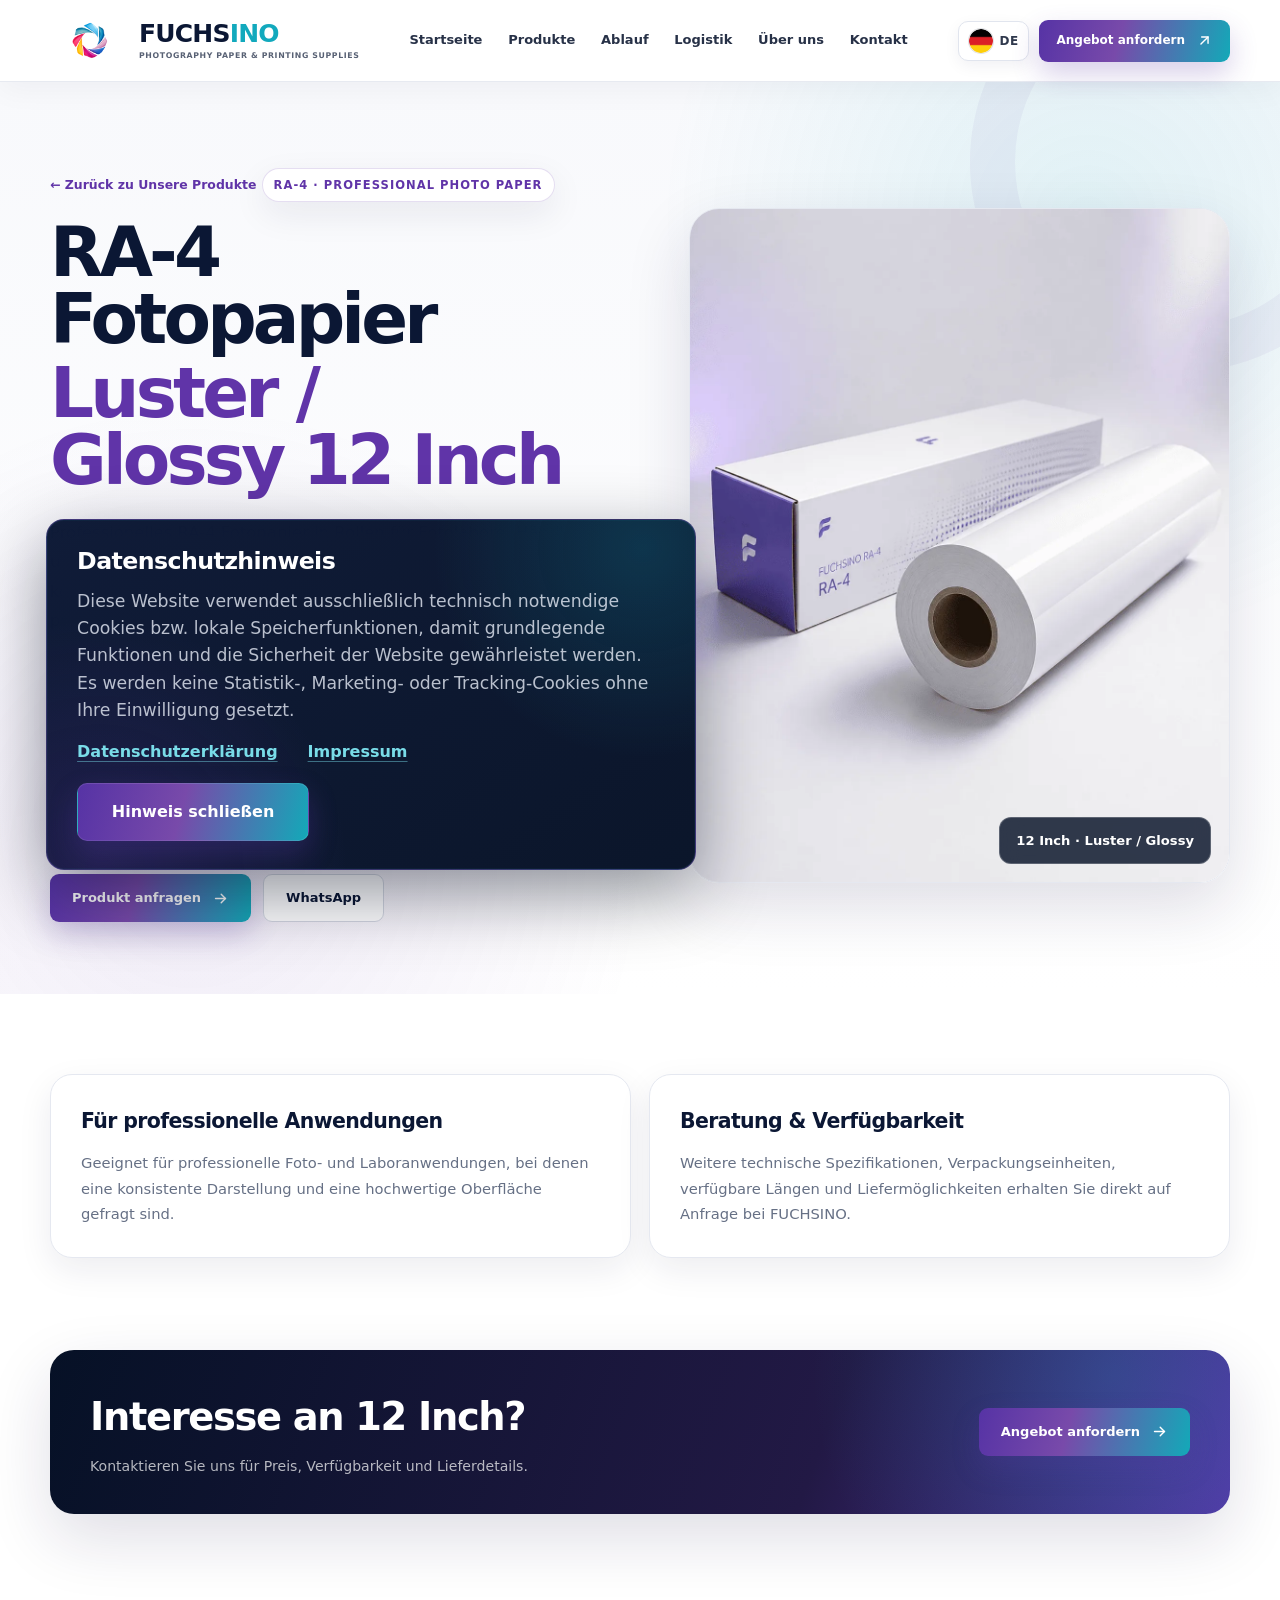
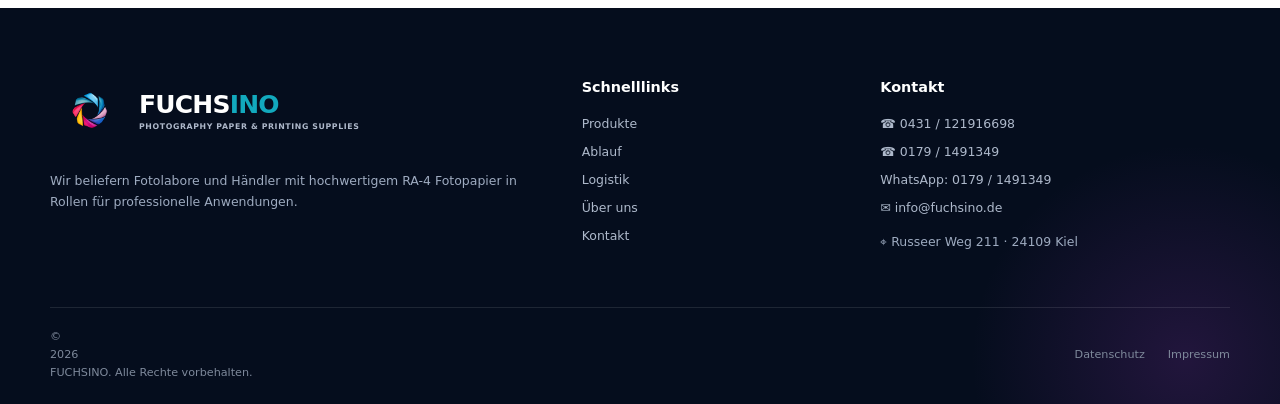
<file: product-12-inch.html>
<!DOCTYPE html>

<html lang="de"><head>
<meta charset="utf-8"/>
<meta content="width=device-width, initial-scale=1, viewport-fit=cover" name="viewport"/>
<title>RA-4 Fotopapier Luster / Glossy 12 Inch | FUCHSINO</title>
<meta content="RA-4 Fotopapier Luster / Glossy 12 Inch für professionelle Fotolabore und Händler. Produktinformationen, Verfügbarkeit und Anfrage bei FUCHSINO." name="description"/>
<meta content="index,follow,max-image-preview:large,max-snippet:-1,max-video-preview:-1" name="robots"/>
<meta content="FUCHSINO" name="author"/>
<meta content="FUCHSINO" name="application-name"/>
<meta content="#081429" name="theme-color"/><link href="https://fuchsino.de/product-12-inch.html" rel="canonical"/>
<link href="favicon.ico?v=2" rel="icon" sizes="any"/>
<link href="favicon-32x32.png?v=2" rel="icon" sizes="32x32" type="image/png"/>
<link href="apple-touch-icon.png?v=2" rel="apple-touch-icon" sizes="180x180"/>
<link href="site.webmanifest" rel="manifest"/>
<meta content="website" property="og:type"/>
<meta content="de_DE" property="og:locale"/>
<meta content="FUCHSINO" property="og:site_name"/>
<meta content="RA-4 Fotopapier Luster / Glossy 12 Inch | FUCHSINO" property="og:title"/>
<meta content="RA-4 Fotopapier Luster / Glossy 12 Inch für professionelle Fotolabore und Händler. Produktinformationen, Verfügbarkeit und Anfrage bei FUCHSINO." property="og:description"/>
<meta content="https://fuchsino.de/product-12-inch.html" property="og:url"/>
<meta content="https://fuchsino.de/assets/images/Unsere.2.webp" property="og:image"/>
<meta content="1672" property="og:image:width"/>
<meta content="941" property="og:image:height"/>
<meta content="RA-4 Fotopapier Luster / Glossy 12 Inch" property="og:image:alt"/>
<meta content="summary_large_image" name="twitter:card"/>
<meta content="RA-4 Fotopapier Luster / Glossy 12 Inch | FUCHSINO" name="twitter:title"/>
<meta content="RA-4 Fotopapier Luster / Glossy 12 Inch für professionelle Fotolabore und Händler. Produktinformationen, Verfügbarkeit und Anfrage bei FUCHSINO." name="twitter:description"/>
<meta content="https://fuchsino.de/assets/images/Unsere.2.webp" name="twitter:image"/>
<script type="application/ld+json">{
  "@context": "https://schema.org",
  "@graph": [
    {
      "@type": "Organization",
      "@id": "https://fuchsino.de/#organization",
      "name": "FUCHSINO",
      "url": "https://fuchsino.de/",
      "logo": {
        "@type": "ImageObject",
        "url": "https://fuchsino.de/logo.png",
        "width": 1024,
        "height": 1024
      },
      "description": "Anbieter von professionellem RA-4 Fotopapier in Rollen für Fotolabore und Händler mit internationaler Logistik.",
      "email": "info@fuchsino.de",
      "telephone": "+49 179 1491349",
      "address": {
        "@type": "PostalAddress",
        "streetAddress": "Russeer Weg 211",
        "postalCode": "24109",
        "addressLocality": "Kiel",
        "addressCountry": "DE"
      },
      "contactPoint": [
        {
          "@type": "ContactPoint",
          "telephone": "+49 431 121916698",
          "contactType": "customer service",
          "email": "info@fuchsino.de",
          "availableLanguage": [
            "de",
            "en"
          ]
        },
        {
          "@type": "ContactPoint",
          "telephone": "+49 179 1491349",
          "contactType": "sales",
          "email": "info@fuchsino.de",
          "availableLanguage": [
            "de",
            "en"
          ]
        }
      ],
      "areaServed": [
        "DE",
        "IQ",
        "Middle East"
      ]
    },
    {
      "@type": "WebSite",
      "@id": "https://fuchsino.de/#website",
      "url": "https://fuchsino.de/",
      "name": "FUCHSINO",
      "publisher": {
        "@id": "https://fuchsino.de/#organization"
      },
      "inLanguage": [
        "de-DE",
        "en"
      ]
    },
    {
      "@type": "WebPage",
      "@id": "https://fuchsino.de/#webpage",
      "url": "https://fuchsino.de/product-12-inch.html",
      "name": "RA-4 Fotopapier Luster / Glossy 12 Inch | FUCHSINO",
      "isPartOf": {
        "@id": "https://fuchsino.de/#website"
      },
      "about": {
        "@id": "https://fuchsino.de/#organization"
      },
      "description": "RA-4 Fotopapier Luster / Glossy 12 Inch für professionelle Fotolabore und Händler. Produktinformationen, Verfügbarkeit und Anfrage bei FUCHSINO.",
      "inLanguage": "de-DE"
    }
  ]
}</script>
<link as="image" fetchpriority="high" href="hero-1-ra4-paper-mobile.webp" media="(max-width: 620px)" rel="preload" type="image/webp"/>
<link as="image" fetchpriority="high" href="hero-1-ra4-paper.webp" media="(min-width: 621px)" rel="preload" type="image/webp"/>
<style>
    :root {
      --ink: #0b1734;
      --muted: #667085;
      --line: #e5e8f0;
      --surface: #ffffff;
      --soft: #f7f8fc;
      --soft-purple: #f6f2fb;
      --purple: #6034a8;
      --purple-deep: #432276;
      --magenta: #b23d91;
      --cyan: #12a9bd;
      --orange: #f19b3b;
      --navy: #061126;
      --navy-soft: #101b34;
      --shadow-sm: 0 12px 34px rgba(25, 24, 69, .08);
      --shadow-md: 0 24px 65px rgba(25, 24, 69, .14);
      --radius-sm: 14px;
      --radius-md: 22px;
      --radius-lg: 32px;
      --max: 1180px;
    }

    * { box-sizing: border-box; }
    html { scroll-behavior: smooth; scroll-padding-top: 86px; }
    body {
      margin: 0;
      min-width: 320px;
      color: var(--ink);
      background: #fff;
      font-family: Inter, ui-sans-serif, system-ui, -apple-system, BlinkMacSystemFont, "Segoe UI", sans-serif;
      line-height: 1.6;
      -webkit-font-smoothing: antialiased;
      overflow-x: hidden;
    }
    body.menu-open { overflow: hidden; }
    img, svg { display: block; max-width: 100%; }
    a { color: inherit; text-decoration: none; }
    button, input, select, textarea { font: inherit; }
    button, a { -webkit-tap-highlight-color: transparent; }
    :focus-visible { outline: 3px solid rgba(18,169,189,.45); outline-offset: 3px; }
    .container { width: min(calc(100% - 44px), var(--max)); margin-inline: auto; }
    .skip-link { position: fixed; left: 16px; top: -80px; z-index: 999; padding: 11px 16px; border-radius: 10px; color: #fff; background: var(--purple); transition: top .2s; }
    .skip-link:focus { top: 14px; }

    .site-header {
      position: fixed;
      inset: 0 0 auto;
      z-index: 100;
      height: 82px;
      display: flex;
      align-items: center;
      background: #fff;
      border-bottom: 1px solid rgba(229,232,240,.9);
      box-shadow: 0 8px 30px rgba(21,23,57,.045);
      transition: background-color .35s ease, border-color .35s ease, box-shadow .35s ease, transform .35s ease;
    }
    .site-header.is-scrolled {
      background: #fff;
      border-bottom-color: rgba(218,222,233,.96);
      box-shadow: 0 12px 38px rgba(21,23,57,.095);
    }
    .nav-shell {
      display: grid;
      grid-template-columns: auto minmax(0,1fr) auto;
      align-items: center;
      gap: clamp(18px,2.4vw,36px);
    }
    .brand { display: inline-flex; align-items: center; gap: 11px; flex: 0 0 auto; }
    .brand-logo { display: block; width: auto; height: 78px; max-width: 290px; object-fit: contain; transition: transform .45s cubic-bezier(.22,1,.36,1); }
    .brand:hover .brand-logo { transform: scale(1.035); }
    .brand-copy { display: grid; line-height: 1; }
    .brand-copy strong { font-size: 25px; letter-spacing: -.8px; }
    .brand-copy strong span { color: var(--cyan); }
    .brand-copy small { margin-top: 6px; color: #586174; font-size: 7.8px; font-weight: 700; letter-spacing: .08em; }
    .main-nav {
      min-width: 0;
      display: flex;
      align-items: center;
      justify-content: center;
      justify-self: center;
      gap: clamp(15px,1.7vw,27px);
      margin: 0;
    }
    .main-nav a {
      position: relative;
      min-height: 82px;
      display: inline-flex;
      align-items: center;
      padding: 0 2px;
      color: #273147;
      font-size: 13px;
      font-weight: 650;
      white-space: nowrap;
      transition: color .28s ease, transform .28s ease;
    }
    .main-nav a::after { content: ""; position: absolute; left: 2px; right: calc(100% - 2px); bottom: 17px; height: 2px; border-radius: 999px; background: linear-gradient(90deg,var(--purple),var(--magenta),var(--cyan)); transition: right .22s ease; }
    .main-nav a:hover, .main-nav a.active { color: var(--purple); }
    .main-nav a:hover { transform: translateY(-1px); }
    .main-nav a:hover::after, .main-nav a.active::after { right: 2px; }
    .nav-actions { display: flex; align-items: center; justify-self: end; gap: 10px; }
    .lang-btn { min-height: 40px; display:inline-flex; align-items:center; justify-content:center; padding: 0 11px; border: 1px solid var(--line); border-radius: 9px; color: #30394d; background: #fff; font-size: 12px; font-weight:800; transition:.2s; }
    .lang-btn:hover { color: var(--purple); border-color: rgba(96,52,168,.35); background:#f8f5fc; }
    .main-nav .lang-mobile { display:none; font-weight:850; color:var(--purple); }
    .menu-toggle { display: none; width: 44px; height: 44px; margin-left: auto; padding: 0; border: 1px solid var(--line); border-radius: 11px; background: #fff; cursor: pointer; }
    .menu-toggle span { display: block; width: 23px; height: 2px; margin: 5px auto; border-radius: 2px; background: var(--ink); transition: transform .2s, opacity .2s; }
    .menu-toggle[aria-expanded="true"] span:nth-child(1) { transform: translateY(7px) rotate(45deg); }
    .menu-toggle[aria-expanded="true"] span:nth-child(2) { opacity: 0; }
    .menu-toggle[aria-expanded="true"] span:nth-child(3) { transform: translateY(-7px) rotate(-45deg); }

    .btn { display: inline-flex; align-items: center; justify-content: center; gap: 11px; min-height: 48px; padding: 0 22px; border: 0; border-radius: 9px; font-size: 13px; font-weight: 750; cursor: pointer; transition: transform .32s cubic-bezier(.22,1,.36,1), box-shadow .32s ease, background .32s ease, border-color .32s ease; }
    .arrow-icon { flex: 0 0 auto; width: 17px; height: 17px; fill: none; stroke: currentColor; stroke-width: 2; stroke-linecap: round; stroke-linejoin: round; }
    .btn:hover { transform: translateY(-3px); }
    .btn:active { transform: translateY(-1px) scale(.99); }
    .btn .arrow-icon, .product-card a .arrow-icon { transition: transform .3s cubic-bezier(.22,1,.36,1); }
    .btn:hover .arrow-icon, .product-card a:hover .arrow-icon { transform: translateX(4px); }
    .btn-primary { color: #fff; background: linear-gradient(105deg, #5633a5, #784aaa 42%, #13a9b8); box-shadow: 0 12px 28px rgba(87,56,164,.24); }
    .btn-primary:hover { box-shadow: 0 17px 35px rgba(87,56,164,.32); }
    .btn-secondary { color: var(--ink); border: 1px solid #d2d6e1; background: rgba(255,255,255,.9); }
    .btn-outline { color: var(--purple); border: 1px solid rgba(96,52,168,.42); background: #fff; }
    .btn-small { min-height: 42px; padding-inline: 17px; font-size: 12px; }

    /* Hero */
    .hero-slider { position: relative; min-height: 820px; overflow: hidden; color: #fff; background: var(--navy); isolation: isolate; }
    .hero-track, .hero-slide, .hero-media { position: absolute; inset: 0; }
    .hero-slide { --accent: var(--cyan); opacity: 0; visibility: hidden; pointer-events: none; transform: scale(1.025); transition: opacity .75s ease, visibility .75s ease, transform 5.5s ease; }
    .hero-slide:nth-child(2) { --accent: var(--magenta); }
    .hero-slide:nth-child(3) { --accent: var(--orange); }
    .hero-slide.is-active { opacity: 1; visibility: visible; pointer-events: auto; transform: scale(1); z-index: 2; }
    .hero-media { z-index: -3; }
    .hero-media picture { display: block; width: 100%; height: 100%; }
    .hero-media img { width: 100%; height: 100%; object-fit: cover; object-position: center; }
    .hero-slide::before { content: ""; position: absolute; inset: 0; z-index: -2; background: linear-gradient(90deg, rgba(4,10,26,.96) 0%, rgba(7,17,39,.91) 37%, rgba(9,20,43,.57) 61%, rgba(9,20,43,.12) 100%), linear-gradient(180deg, rgba(4,10,26,.18), rgba(4,10,26,.12) 48%, rgba(4,10,26,.68)); }
    .hero-slide::after { content: ""; position: absolute; inset: 0; z-index: -1; opacity: .13; background-image: linear-gradient(rgba(255,255,255,.05) 1px, transparent 1px), linear-gradient(90deg,rgba(255,255,255,.05) 1px,transparent 1px); background-size: 64px 64px; mask-image: linear-gradient(90deg,#000,transparent 78%); }
    .hero-inner { position: relative; z-index: 3; min-height: 820px; display: flex; align-items: center; padding-top: 145px; padding-bottom: 145px; }
    .hero-content { width: min(100%, 780px); }
    .hero-slide .hero-kicker,
    .hero-slide .hero-title,
    .hero-slide .hero-copy,
    .hero-slide .hero-meta,
    .hero-slide .hero-actions {
      opacity: 0;
      transform: translateY(24px);
      transition: opacity .72s ease, transform .72s cubic-bezier(.22,1,.36,1);
    }
    body.is-ready .hero-slide.is-active .hero-kicker,
    body.is-ready .hero-slide.is-active .hero-title,
    body.is-ready .hero-slide.is-active .hero-copy,
    body.is-ready .hero-slide.is-active .hero-meta,
    body.is-ready .hero-slide.is-active .hero-actions { opacity: 1; transform: none; }
    body.is-ready .hero-slide.is-active .hero-kicker { transition-delay: .10s; }
    body.is-ready .hero-slide.is-active .hero-title { transition-delay: .18s; }
    body.is-ready .hero-slide.is-active .hero-copy { transition-delay: .28s; }
    body.is-ready .hero-slide.is-active .hero-meta { transition-delay: .38s; }
    body.is-ready .hero-slide.is-active .hero-actions { transition-delay: .48s; }
    .hero-kicker { display: inline-flex; align-items: center; gap: 12px; margin: 0 0 20px; color: #fff; font-size: .78rem; font-weight: 850; letter-spacing: .14em; text-transform: uppercase; }
    .hero-kicker::before { content: ""; width: 48px; height: 3px; border-radius: 999px; background: var(--accent); box-shadow: 0 0 22px color-mix(in srgb, var(--accent) 60%, transparent); }
    .hero-title { margin: 0; max-width: 900px; font-size: clamp(3.1rem,6vw,6.4rem); line-height: .93; letter-spacing: -.06em; text-wrap: balance; }
    .hero-title.long { font-size: clamp(2.9rem,5.5vw,5.8rem); }
    .hero-title span { display: block; color: var(--accent); }
    .hero-copy { max-width: 680px; margin: 25px 0 0; color: rgba(255,255,255,.82); font-size: clamp(1rem,1.45vw,1.17rem); line-height: 1.72; }
    .hero-meta { display: flex; flex-wrap: wrap; gap: 10px 22px; max-width: 800px; margin-top: 27px; }
    .hero-meta span { display: inline-flex; align-items: center; gap: 8px; color: rgba(255,255,255,.82); font-size: .88rem; font-weight: 650; }
    .hero-meta span::before { content: "✓"; display: grid; place-items: center; flex: 0 0 21px; width: 21px; height: 21px; border-radius: 50%; color: #fff; background: var(--accent); font-size: .68rem; font-weight: 900; }
    .hero-actions { display: flex; flex-wrap: wrap; gap: 12px; margin-top: 31px; }
    .hero-slider .btn-primary { background: var(--accent); box-shadow: 0 14px 32px color-mix(in srgb, var(--accent) 28%, transparent); }
    .hero-slider .btn-secondary { color: #fff; border-color: rgba(255,255,255,.34); background: rgba(7,17,39,.38); }
    .hero-controls { position: absolute; z-index: 20; left: 50%; bottom: 22px; width: min(calc(100% - 44px), var(--max)); min-height: 86px; transform: translateX(-50%); display: flex; align-items: flex-end; justify-content: space-between; gap: 22px; padding-top: 22px; border-top: 1px solid rgba(255,255,255,.12); pointer-events: none; }
    .hero-dots, .hero-nav { display: flex; align-items: center; pointer-events: auto; }
    .hero-dots { gap: 11px; padding-bottom: 28px; }
    .hero-dot { position: relative; width: 66px; height: 5px; padding: 0; border: 0; overflow: hidden; background: rgba(255,255,255,.28); cursor: pointer; }
    .hero-dot::after { content: ""; position: absolute; inset: 0; background: #fff; transform: scaleX(0); transform-origin: left; }
    .hero-dot.is-active::after { animation: heroProgress 5s linear forwards; }
    .hero-nav { gap: 9px; margin-left: auto; }
    .hero-arrow { display: grid; place-items: center; width: 58px; height: 58px; padding: 0; border: 1px solid rgba(255,255,255,.22); color: #fff; background: rgba(7,17,39,.4); cursor: pointer; transition: .2s; }
    .hero-arrow svg { width: 25px; height: 25px; fill: none; stroke: currentColor; stroke-width: 2; stroke-linecap: round; stroke-linejoin: round; }
    .hero-arrow:hover { border-color: var(--cyan); background: var(--cyan); }
    .hero-count { position: absolute; left: 0; bottom: 0; color: rgba(255,255,255,.54); font-size: .7rem; font-weight: 800; letter-spacing: .14em; }
    .hero-count strong { color: #fff; font-size: .84rem; }
    @keyframes heroProgress { to { transform: scaleX(1); } }

    /* Shared section styles */
    section { position: relative; }
    .section-shell { padding: 96px 0; }
    .section-kicker { display: inline-flex; align-items: center; gap: 10px; margin: 0 0 12px; color: var(--purple); font-size: .73rem; font-weight: 850; letter-spacing: .13em; text-transform: uppercase; }
    .section-kicker::before { content: ""; width: 34px; height: 2px; border-radius: 99px; background: linear-gradient(90deg,var(--purple),var(--magenta)); }
    .section-kicker.centered { justify-content: center; }
    .section-kicker.centered::before { display: none; }
    .section-title { margin: 0; max-width: 800px; font-size: clamp(2.2rem,4vw,4.15rem); line-height: 1.03; letter-spacing: -.05em; text-wrap: balance; }
    .section-intro { max-width: 720px; margin: 18px 0 0; color: var(--muted); font-size: 1rem; line-height: 1.76; }
    .section-head { max-width: 800px; margin: 0 auto 42px; text-align: center; }
    .section-head .section-intro { margin-inline: auto; }

    /* Value strip */
    .feature-strip { z-index: 5; margin-top: 0; padding: 0 0 86px; background: #fff; }
    .feature-grid { display: grid; grid-template-columns: repeat(3,1fr); gap: 18px; }
    .feature-card { position: relative; min-height: 165px; padding: 27px; border: 1px solid rgba(229,232,240,.9); border-radius: var(--radius-md); background: #fff; box-shadow: var(--shadow-sm); overflow: hidden; transition: transform .25s, box-shadow .25s, border-color .25s; }
    .feature-card::after { content: ""; position: absolute; width: 130px; height: 130px; right: -72px; bottom: -78px; border-radius: 50%; background: rgba(96,52,168,.08); transition: transform .3s; }
    .feature-card:nth-child(2)::after { background: rgba(18,169,189,.10); }
    .feature-card:nth-child(3)::after { background: rgba(178,61,145,.09); }
    .feature-card:hover { transform: translateY(-6px); border-color: rgba(96,52,168,.25); box-shadow: var(--shadow-md); }
    .feature-card:hover::after { transform: scale(1.3); }
    .icon-orb { width: 54px; height: 54px; display: grid; place-items: center; margin-bottom: 21px; border-radius: 16px; background: linear-gradient(135deg,#5c3cad,#c4388d 60%,#12a8b6); box-shadow: 0 10px 23px rgba(102,54,164,.22); }
    .icon-orb svg { width: 28px; height: 28px; fill: none; stroke: #fff; stroke-width: 1.6; stroke-linecap: round; stroke-linejoin: round; }
    .feature-card h2 { margin: 0 0 8px; font-size: 1.18rem; letter-spacing: -.025em; }
    .feature-card p { margin: 0; color: var(--muted); font-size: .9rem; line-height: 1.65; }

    /* About — inspired by the compact Über-uns/contact layout */
    .about-section {
      padding: 76px 0 86px;
      background: linear-gradient(180deg,#fbfaf8,#f7f3ec);
    }
    .about-panel {
      display: grid;
      grid-template-columns: minmax(0,1.62fr) minmax(300px,.68fr);
      min-height: 338px;
      overflow: hidden;
      border: 1px solid #e9e1d5;
      border-radius: 5px;
      background: #fff;
      box-shadow: 0 24px 62px rgba(66,50,31,.10);
    }
    .about-story {
      position: relative;
      display: flex;
      align-items: center;
      min-width: 0;
      padding: clamp(31px,4.2vw,49px);
      isolation: isolate;
      background: #eee8de;
    }
    .about-story::before {
      content: "";
      position: absolute;
      inset: 0;
      z-index: -3;
      background: url("uber.webp") center / cover no-repeat;
    }
    .about-story::after {
      content: "";
      position: absolute;
      inset: 0;
      z-index: -2;
      background: linear-gradient(90deg,rgba(255,250,241,.95) 0%,rgba(255,250,241,.88) 49%,rgba(255,250,241,.62) 100%);
    }
    .about-story-content { max-width: 610px; }
    .about-eyebrow {
      margin: 0 0 15px;
      color: #241c2e;
      font-family: Georgia,"Times New Roman",serif;
      font-size: .86rem;
      font-weight: 800;
      letter-spacing: .055em;
      text-transform: uppercase;
    }
    .about-heading {
      margin: 0 0 18px;
      color: #251d2e;
      font-family: Georgia,"Times New Roman",serif;
      font-size: clamp(1.55rem,2.55vw,2.25rem);
      line-height: 1.08;
      letter-spacing: -.025em;
    }
    .about-story p:not(.about-eyebrow) {
      max-width: 585px;
      margin: 0 0 13px;
      color: #4f4954;
      font-size: .86rem;
      line-height: 1.66;
    }
    .about-branding { display: inline-flex; align-items: center; gap: 12px; margin-top: 14px; }
    .about-logo { display: block; width: auto; height: 68px; max-width: 250px; object-fit: contain; }
    .about-wordmark { display: inline-block; color: var(--purple); font-size: 1.4rem; font-weight: 850; letter-spacing: -.045em; }
    .about-wordmark span { color: var(--cyan); }
    .about-contact-box {
      display: flex;
      flex-direction: column;
      justify-content: center;
      padding: clamp(29px,3.4vw,42px) clamp(25px,3vw,37px);
      border-left: 1px solid #e9e1d5;
      background: rgba(255,255,255,.97);
    }
    .about-contact-box h3 {
      margin: 0 0 20px;
      color: #251d2e;
      font-family: Georgia,"Times New Roman",serif;
      font-size: 1.2rem;
      letter-spacing: .025em;
      text-transform: uppercase;
    }
    .about-contact-list { display: grid; gap: 12px; margin-bottom: 21px; }
    .about-contact-item {
      display: flex;
      align-items: center;
      gap: 11px;
      color: #4b4650;
      font-size: .82rem;
      font-weight: 650;
    }
    .about-contact-item svg {
      flex: 0 0 17px;
      width: 17px;
      height: 17px;
      fill: none;
      stroke: currentColor;
      stroke-width: 1.8;
      stroke-linecap: round;
      stroke-linejoin: round;
    }
    .about-contact-cta {
      width: max-content;
      min-width: 172px;
      min-height: 43px;
      border-radius: 7px;
      color: #fff;
      background: linear-gradient(105deg,var(--purple),var(--magenta) 56%,var(--cyan));
      box-shadow: 0 12px 25px rgba(96,52,168,.22);
    }

    /* Products */
    .products-section { padding: 100px 0 46px; background: linear-gradient(180deg,#f8f9fc,#fff); }
    .product-grid { display: grid; grid-template-columns: repeat(3,1fr); gap: 18px; }
    .product-card { position: relative; display: flex; flex-direction: column; min-width: 0; padding: 13px 13px 19px; border: 1px solid var(--line); border-radius: var(--radius-md); background: #fff; box-shadow: 0 11px 28px rgba(30,27,74,.055); overflow: hidden; transition: transform .25s, box-shadow .25s, border-color .25s; }
    .product-card:hover { transform: translateY(-7px); border-color: rgba(96,52,168,.28); box-shadow: var(--shadow-md); }
    .product-card::before { content: "B2B"; position: absolute; z-index: 3; top: 23px; left: 23px; padding: 5px 9px; border-radius: 999px; color: #fff; background: rgba(6,17,38,.72); font-size: .62rem; font-weight: 850; letter-spacing: .1em; }
    .product-img { height: 225px; overflow: hidden; border-radius: 16px; background: linear-gradient(145deg,#f2f3f7,#fff); }
    .product-img img { width: 100%; height: 100%; object-fit: cover; transition: transform .45s ease; }
    .product-card:hover .product-img img { transform: scale(1.045); }
    .product-card h3 { margin: 17px 5px 11px; font-size: 1.03rem; letter-spacing: -.02em; }
    .product-card p { display: flex; align-items: center; gap: 8px; margin: 5px; color: #596174; font-size: .78rem; }
    .product-card p span { color: var(--purple); font-weight: 900; }
    .product-card a { display: inline-flex; align-items: center; gap: 7px; width: max-content; margin: auto 5px 0; padding-top: 17px; color: var(--purple); font-size: .78rem; font-weight: 800; }
    .products-cta { margin-top: 31px; text-align: center; }

    /* Process */
    .process-section { padding: 95px 0; color: #fff; background: radial-gradient(circle at 90% 10%,rgba(178,61,145,.22),transparent 28%), radial-gradient(circle at 8% 88%,rgba(18,169,189,.17),transparent 30%), var(--navy); }
    .process-section .section-kicker { color: #d7c8f3; }
    .process-section .section-title { max-width: 760px; }
    .process-section .section-intro { color: rgba(255,255,255,.66); }
    .process-grid { display: grid; grid-template-columns: repeat(4,1fr); gap: 14px; margin-top: 43px; }
    .process-card { position: relative; min-height: 245px; padding: 27px 24px; border: 1px solid rgba(255,255,255,.11); border-radius: var(--radius-md); background: rgba(255,255,255,.055); transition: transform .38s cubic-bezier(.22,1,.36,1), border-color .38s ease, background .38s ease; }
    .process-card:hover { transform: translateY(-6px); border-color: rgba(255,255,255,.22); background: rgba(255,255,255,.085); }
    .process-step { transition: transform .38s cubic-bezier(.22,1,.36,1); }
    .process-card:hover .process-step { transform: rotate(-4deg) scale(1.06); }
    .process-card::after { content: ""; position: absolute; top: 48px; left: calc(100% + 5px); width: 18px; height: 1px; background: rgba(255,255,255,.25); }
    .process-card:last-child::after { display: none; }
    .process-step { display: grid; place-items: center; width: 45px; height: 45px; border-radius: 13px; background: linear-gradient(135deg,var(--purple),var(--magenta)); font-weight: 900; }
    .process-card:nth-child(even) .process-step { background: linear-gradient(135deg,var(--cyan),#4e78c9); }
    .process-card h3 { margin: 20px 0 8px; font-size: 1.08rem; }
    .process-card p { margin: 0; color: rgba(255,255,255,.66); font-size: .88rem; line-height: 1.65; }

    /* Logistics */
    .logistics-section { padding: 100px 0; background: radial-gradient(circle at 86% 16%,rgba(38,170,188,.09),transparent 31%), radial-gradient(circle at 13% 78%,rgba(110,56,173,.09),transparent 30%), #f8f9fc; }
    .logistics-grid { display: grid; grid-template-columns: 1.35fr .82fr .82fr; gap: 18px; }
    .logistics-card { position: relative; min-height: 380px; overflow: hidden; border-radius: var(--radius-md); background: #dfe3eb; box-shadow: var(--shadow-sm); transition: transform .42s cubic-bezier(.22,1,.36,1), box-shadow .42s ease; }
    .logistics-card:hover { transform: translateY(-5px); box-shadow: var(--shadow-md); }
    .logistics-card img { width: 100%; height: 100%; object-fit: cover; transition: transform .65s ease; }
    .logistics-card:hover img { transform: scale(1.045); }
    .logistics-card:nth-child(1) img { object-position: center 50%; }
    .logistics-card:nth-child(2) img { object-position: center 54%; }
    .logistics-card:nth-child(3) img { object-position: center 58%; }
    .logistics-caption { position: absolute; left: 15px; right: 15px; bottom: 15px; padding: 16px 17px; color: #fff; border: 1px solid rgba(255,255,255,.2); border-radius: 14px; background: linear-gradient(135deg,rgba(6,17,38,.86),rgba(63,39,105,.75)); transition: transform .42s cubic-bezier(.22,1,.36,1), background .42s ease; }
    .logistics-card:hover .logistics-caption { transform: translateY(-4px); background: linear-gradient(135deg,rgba(6,17,38,.92),rgba(63,39,105,.84)); }
    .logistics-caption strong { display: block; margin-bottom: 5px; font-size: .92rem; }
    .logistics-caption span { color: rgba(255,255,255,.72); font-size: .75rem; line-height: 1.48; }

    /* Quality */
    .quality-band { padding: 0 0 84px; background: #f8f9fc; }
    .quality-grid { display: grid; grid-template-columns: repeat(3,1fr); overflow: hidden; border: 1px solid rgba(255,255,255,.15); border-radius: var(--radius-md); color: #fff; background: linear-gradient(100deg,var(--purple),var(--magenta) 55%,var(--cyan)); box-shadow: var(--shadow-md); }
    .quality-grid div { position: relative; padding: 27px 30px; }
    .quality-grid div + div { border-left: 1px solid rgba(255,255,255,.18); }
    .quality-grid strong { display: block; margin-bottom: 4px; font-size: .92rem; }
    .quality-grid span { color: rgba(255,255,255,.76); font-size: .78rem; }

    /* Contact */
    .contact-section { padding: 100px 0; background: #fff; }
    .contact-panel { position: relative; overflow: hidden; display: grid; grid-template-columns: .9fr 1.1fr; gap: 58px; padding: clamp(31px,5vw,62px); border-radius: var(--radius-lg); color: #fff; background: radial-gradient(circle at 8% 5%,rgba(18,169,189,.26),transparent 32%), radial-gradient(circle at 92% 92%,rgba(178,61,145,.27),transparent 36%), var(--navy); box-shadow: var(--shadow-md); }
    .contact-panel::after { content: ""; position: absolute; width: 340px; height: 340px; right: -175px; top: -190px; border: 48px solid rgba(255,255,255,.06); border-radius: 50%; }
    .contact-copy, .contact-form { position: relative; z-index: 2; }
    .contact-copy .section-kicker { color: #d8cafa; }
    .contact-copy .section-title { font-size: clamp(2.25rem,4.1vw,4.3rem); }
    .contact-copy .section-intro { color: rgba(255,255,255,.68); }
    .contact-details { display: grid; gap: 11px; margin-top: 31px; }
    .contact-detail { display: flex; align-items: center; gap: 11px; color: rgba(255,255,255,.79); font-size: .88rem; }
    .contact-detail i { display: grid; place-items: center; flex: 0 0 36px; width: 36px; height: 36px; border-radius: 10px; color: #fff; background: rgba(255,255,255,.1); font-style: normal; }
    .contact-form { display: grid; gap: 13px; padding: 25px; border: 1px solid rgba(255,255,255,.12); border-radius: var(--radius-md); background: rgba(255,255,255,.07); }
    .form-row { display: grid; grid-template-columns: 1fr 1fr; gap: 13px; }
    .contact-form label { display: grid; gap: 6px; color: rgba(255,255,255,.78); font-size: .73rem; font-weight: 700; }
    .contact-form input, .contact-form select, .contact-form textarea { width: 100%; border: 1px solid rgba(255,255,255,.14); border-radius: 10px; padding: 12px 13px; color: #fff; background: rgba(255,255,255,.08); outline: none; }
    .contact-form input::placeholder, .contact-form textarea::placeholder { color: rgba(255,255,255,.4); }
    .contact-form select option { color: var(--ink); background: #fff; }
    .contact-form input:focus, .contact-form select:focus, .contact-form textarea:focus { border-color: var(--cyan); box-shadow: 0 0 0 4px rgba(18,169,189,.12); }
    .contact-form textarea { min-height: 120px; resize: vertical; }
    .form-note { margin: 0; color: rgba(255,255,255,.48); font-size: .66rem; text-align: center; }

    /* Footer */
    .site-footer { position: relative; overflow: hidden; padding: 64px 0 22px; color: #fff; background: #050d1d; }
    .footer-glow { position: absolute; right: -130px; bottom: -180px; width: 450px; height: 450px; border-radius: 50%; background: radial-gradient(circle,rgba(108,43,141,.28),transparent 67%); }
    .footer-grid { position: relative; display: grid; grid-template-columns: 1.25fr .65fr .9fr; gap: 46px; }
    .brand-light .brand-copy strong { color: #fff; }
    .brand-light .brand-copy small { color: #aeb8ca; }
    .footer-brand p, .footer-grid > div > p { color: #9eabc0; font-size: .78rem; line-height: 1.7; }
    .footer-grid h3 { margin: 4px 0 15px; font-size: .9rem; }
    .footer-grid > div:not(:first-child) > a { display: block; width: max-content; margin: 8px 0; color: #aeb9cb; font-size: .78rem; transition: .2s; }
    .footer-grid > div:not(:first-child) > a:hover { color: #fff; transform: translateX(3px); }
    .footer-bottom { position: relative; display: flex; align-items: center; justify-content: space-between; gap: 20px; margin-top: 43px; padding-top: 20px; border-top: 1px solid rgba(255,255,255,.1); color: #7e899b; font-size: .7rem; }
    .footer-bottom span:last-child { display: flex; gap: 23px; }

    .reveal {
      opacity: 0;
      transform: translateY(30px) scale(.985);
      transition: opacity .76s ease, transform .76s cubic-bezier(.22,1,.36,1);
      transition-delay: var(--reveal-delay, 0ms);
      will-change: opacity, transform;
    }
    .reveal.visible { opacity: 1; transform: none; }
    .reveal.visible:hover { transition-delay: 0ms; }

    @media (max-width: 1180px) {
      .nav-shell { gap: 18px; }
      .brand-logo { height: 68px; }
      .brand-copy strong { font-size: 22px; }
      .brand-copy small { font-size: 7px; }
      .main-nav { gap: 14px; }
      .main-nav a { font-size: 12px; }
      .nav-actions .btn { min-height: 40px; padding-inline: 14px; font-size: 11px; }
    }

    @media (max-width: 1020px) {
      /* Keep the desktop language control visible on phones/tablets too. */
      .main-nav .lang-mobile { display:none; }
      .nav-shell { grid-template-columns: auto minmax(0,1fr) auto; }
      .main-nav { justify-self: end; }
      .nav-actions { display: flex; }
      .nav-actions .btn { display: none; }
      .product-grid { grid-template-columns: repeat(2,1fr); }
      .process-grid { grid-template-columns: repeat(2,1fr); }
      .process-card::after { display: none; }
      .logistics-grid { grid-template-columns: 1.2fr 1fr; }
      .logistics-card:first-child { grid-row: 1 / 3; min-height: 570px; }
      .logistics-card:nth-child(2), .logistics-card:nth-child(3) { min-height: 276px; }
      .footer-grid { grid-template-columns: 1.2fr .7fr 1fr; }
    }

    @media (max-width: 880px) {
      html { scroll-padding-top: 72px; }
      .site-header { height: 72px; }
      .container { width: min(calc(100% - 30px),var(--max)); }
      .menu-toggle { display: block; }
      .main-nav { position: fixed; left: 15px; right: 15px; top: 82px; display: grid; gap: 4px; padding: 14px; border: 1px solid var(--line); border-radius: 18px; background: #fff; box-shadow: var(--shadow-md); opacity: 0; visibility: hidden; transform: translateY(-8px); transition: opacity .28s ease, visibility .28s ease, transform .34s cubic-bezier(.22,1,.36,1); }
      .main-nav.open { opacity: 1; visibility: visible; transform: none; }
      .main-nav a { min-height: 46px; display: flex; align-items: center; justify-content: flex-start; padding: 0 14px; border-radius: 10px; background: var(--soft); }
      .main-nav a::after { display: none; }
      .nav-actions { margin-left: 0; }
      .nav-actions .btn { display: none; }
      .hero-slider, .hero-inner { min-height: max(750px,100svh); }
      .hero-inner { padding-top: 118px; padding-bottom: 130px; }
      .hero-title, .hero-title.long { font-size: clamp(2.75rem,12vw,4.8rem); }
      .hero-slide::before { background: linear-gradient(90deg,rgba(4,10,26,.95),rgba(7,17,39,.79) 74%,rgba(7,17,39,.48)); }
      .hero-controls { width: calc(100% - 30px); }
      .about-panel { grid-template-columns: 1fr; }
      .about-contact-box { border-left: 0; border-top: 1px solid #e9e1d5; }
      .feature-grid { grid-template-columns: 1fr; }
      .feature-card { min-height: auto; }
      .contact-panel { grid-template-columns: 1fr; }
      .quality-grid { grid-template-columns: 1fr; }
      .quality-grid div + div { border-left: 0; border-top: 1px solid rgba(255,255,255,.18); }
      .footer-grid { grid-template-columns: repeat(2,1fr); }
    }

    @media (max-width: 620px) {
      .brand { gap: 8px; }
      .brand-logo { height: 64px; max-width: 230px; }
      .brand-copy { min-width: 0; }
      .brand-copy strong { font-size: 22px; }
      .brand-copy small { display: block; max-width: 125px; margin-top: 4px; font-size: 6.6px; line-height: 1.25; letter-spacing: .055em; white-space: normal; }
      .about-branding { gap: 10px; }
      .about-logo { height: 58px; max-width: 210px; }
      .hero-slider, .hero-inner { min-height: max(820px,100svh); }
      .hero-inner { padding-top: 104px; padding-bottom: 112px; }
      .hero-kicker { margin-bottom: 16px; font-size: .68rem; gap: 9px; }
      .hero-kicker::before { width: 32px; }
      .hero-title, .hero-title.long { font-size: clamp(2.3rem,11.5vw,3.55rem); line-height: .98; }
      .hero-copy { margin-top: 20px; font-size: .94rem; }
      .hero-meta { display: grid; grid-template-columns: 1fr 1fr; gap: 8px 9px; margin-top: 23px; }
      .hero-meta span { align-items: flex-start; font-size: .75rem; }
      .hero-actions { display: grid; grid-template-columns: 1fr; margin-top: 25px; }
      .hero-actions .btn { width: 100%; }
      .hero-controls { bottom: 14px; min-height: 70px; padding-top: 16px; }
      .hero-dots { gap: 7px; padding-bottom: 18px; }
      .hero-dot { width: clamp(34px,11vw,46px); height: 4px; }
      .hero-arrow { width: 46px; height: 46px; font-size: 1.5rem; }
      .hero-count { display: none; }
      .about-section, .products-section, .process-section, .logistics-section, .contact-section { padding: 76px 0; }
      .products-section { padding-bottom: 38px; }
      .feature-strip { padding-bottom: 70px; }
      .section-title { font-size: clamp(2.05rem,10vw,3rem); }
      .about-panel { border-radius: 4px; }
      .about-story { min-height: 380px; padding: 30px 23px; align-items: flex-end; }
      .about-story::after { background: linear-gradient(180deg,rgba(255,250,241,.48),rgba(255,250,241,.96) 52%,rgba(255,250,241,.99)); }
      .about-contact-box { padding: 27px 23px; }
      .about-contact-cta { width: 100%; }
      .product-grid, .process-grid, .logistics-grid, .form-row, .footer-grid { grid-template-columns: 1fr; }
      .product-img { height: 255px; }
      .logistics-card, .logistics-card:first-child, .logistics-card:nth-child(2), .logistics-card:nth-child(3) { min-height: 350px; grid-row: auto; }
      .contact-panel { gap: 34px; padding: 28px 20px; border-radius: 23px; }
      .contact-form { padding: 18px; }
      .footer-bottom { align-items: flex-start; flex-direction: column; }
      .footer-bottom span:last-child { flex-direction: column; gap: 7px; }
    }

    @media (prefers-reduced-motion: reduce) {
      *, *::before, *::after { scroll-behavior: auto !important; animation-duration: .001ms !important; animation-iteration-count: 1 !important; transition-duration: .001ms !important; }
    }

    /* Datenschutz-Hinweis beim ersten Besuch – im FUCHSINO Design */
    .privacy-notice {
      position: fixed;
      left: clamp(18px, 3.6vw, 56px);
      bottom: clamp(14px, 2.4vw, 30px);
      z-index: 1500;
      width: min(650px, calc(100vw - 36px));
      padding: 27px 30px 28px;
      overflow: hidden;
      color: #fff;
      background:
        radial-gradient(circle at 92% 8%, rgba(18, 169, 189, .20), transparent 31%),
        radial-gradient(circle at 8% 100%, rgba(96, 52, 168, .24), transparent 36%),
        linear-gradient(145deg, rgba(11, 23, 52, .98), rgba(6, 17, 38, .98));
      border: 1px solid rgba(116, 91, 188, .42);
      border-radius: 18px;
      box-shadow: 0 24px 70px rgba(2, 8, 24, .44), 0 0 0 1px rgba(18, 169, 189, .05) inset;
      backdrop-filter: blur(16px);
      -webkit-backdrop-filter: blur(16px);
      opacity: 0;
      visibility: hidden;
      transform: translateY(18px);
      transition: opacity .28s ease, transform .28s ease, visibility .28s ease;
    }
.privacy-notice.is-visible {
      opacity: 1;
      visibility: visible;
      transform: translateY(0);
    }
    .privacy-notice h2 {
      margin: 0 0 11px;
      color: #fff;
      font-size: clamp(1.28rem, 2vw, 1.48rem);
      line-height: 1.25;
      letter-spacing: -.025em;
    }
    .privacy-notice p {
      margin: 0;
      max-width: 575px;
      color: rgba(235, 240, 250, .78);
      font-size: clamp(.98rem, 1.75vw, 1.08rem);
      line-height: 1.58;
    }
    .privacy-notice-links {
      display: flex;
      flex-wrap: wrap;
      gap: 12px 30px;
      margin: 18px 0 20px;
    }
    .privacy-notice-links a {
      color: #79dce8;
      font-size: 1rem;
      font-weight: 700;
      line-height: 1.3;
      text-decoration: underline;
      text-decoration-color: rgba(121, 220, 232, .45);
      text-underline-offset: 4px;
      transition: color .2s ease, text-decoration-color .2s ease;
    }
    .privacy-notice-links a:hover {
      color: #fff;
      text-decoration-color: #fff;
    }
    .privacy-notice-close {
      min-width: 232px;
      min-height: 58px;
      padding: 0 27px;
      border: 1px solid rgba(255,255,255,.10);
      border-radius: 10px;
      color: #fff;
      background: linear-gradient(105deg, #5633a5, #784aaa 45%, #13a9b8);
      box-shadow: 0 12px 28px rgba(87, 56, 164, .30);
      font-size: 1rem;
      font-weight: 800;
      line-height: 1;
      cursor: pointer;
      transition: transform .25s ease, box-shadow .25s ease, filter .25s ease;
    }
    .privacy-notice-close:hover {
      transform: translateY(-2px);
      box-shadow: 0 17px 34px rgba(87, 56, 164, .40);
      filter: brightness(1.06);
    }
    .privacy-notice-close:active { transform: translateY(0); }
    .privacy-notice-close:focus-visible { outline: 3px solid rgba(121, 220, 232, .55); outline-offset: 3px; }

    @media (max-width: 620px) {
      .privacy-notice {
        left: 12px;
        right: 12px;
        bottom: 12px;
        width: auto;
        padding: 23px 20px 20px;
        border-radius: 15px;
      }
      .privacy-notice p { font-size: .96rem; }
      .privacy-notice-links { gap: 10px 22px; margin: 16px 0 18px; }
      .privacy-notice-close { width: 100%; min-width: 0; min-height: 55px; }
    }

    @media (prefers-reduced-motion: reduce) {
      .privacy-notice { transition: none; transform: none; }
    }

  
/* Product detail pages */
.product-detail-page { padding-top: 82px; background: #fff; }
.product-hero { position: relative; overflow: hidden; padding: 86px 0 72px; background: radial-gradient(circle at 85% 15%, rgba(18,169,189,.11), transparent 32%), radial-gradient(circle at 15% 85%, rgba(96,52,168,.10), transparent 34%), linear-gradient(180deg,#f8f9fc,#fff); }
.product-hero::after { content:""; position:absolute; right:-110px; top:-130px; width:330px; height:330px; border:45px solid rgba(96,52,168,.055); border-radius:50%; pointer-events:none; }
.product-detail-grid { position:relative; z-index:2; display:grid; grid-template-columns:minmax(0,1.02fr) minmax(390px,.98fr); gap:clamp(38px,6vw,78px); align-items:center; }
.product-detail-copy { max-width:660px; }
.product-back { display:inline-flex; align-items:center; gap:8px; margin-bottom:24px; color:var(--purple); font-size:.78rem; font-weight:800; }
.product-back:hover { text-decoration:underline; text-underline-offset:4px; }
.product-label { display:inline-flex; align-items:center; gap:9px; margin:0 0 17px; padding:7px 11px; border:1px solid rgba(96,52,168,.16); border-radius:999px; color:var(--purple); background:#fff; font-size:.72rem; font-weight:850; letter-spacing:.09em; text-transform:uppercase; box-shadow:var(--shadow-sm); }
.product-detail-title { margin:0; font-size:clamp(2.65rem,5.4vw,5.8rem); line-height:.96; letter-spacing:-.055em; text-wrap:balance; }
.product-detail-title span { display:block; margin-top:8px; color:var(--purple); }
.product-detail-lead { max-width:620px; margin:25px 0 0; color:var(--muted); font-size:1.03rem; line-height:1.78; }
.product-specs { display:grid; grid-template-columns:repeat(2,minmax(0,1fr)); gap:12px; margin:31px 0 0; }
.product-spec { padding:17px 18px; border:1px solid var(--line); border-radius:15px; background:#fff; box-shadow:0 10px 25px rgba(30,27,74,.045); }
.product-spec small { display:block; margin-bottom:4px; color:#7a8292; font-size:.68rem; font-weight:800; letter-spacing:.08em; text-transform:uppercase; }
.product-spec strong { color:var(--ink); font-size:.95rem; }
.product-actions { display:flex; flex-wrap:wrap; gap:12px; margin-top:30px; }
.product-media-card { position:relative; min-height:560px; overflow:hidden; border:1px solid var(--line); border-radius:30px; background:linear-gradient(145deg,#eef0f5,#fff); box-shadow:var(--shadow-md); }
.product-media-card img { width:100%; height:100%; min-height:560px; object-fit:cover; }
.product-size-chip { position:absolute; right:18px; bottom:18px; padding:12px 16px; border:1px solid rgba(255,255,255,.22); border-radius:12px; color:#fff; background:rgba(6,17,38,.82); backdrop-filter:blur(10px); font-size:.82rem; font-weight:850; }
.product-info-section { padding:80px 0 92px; }
.product-info-grid { display:grid; grid-template-columns:1fr 1fr; gap:18px; }
.product-info-card { padding:30px; border:1px solid var(--line); border-radius:var(--radius-md); background:#fff; box-shadow:var(--shadow-sm); }
.product-info-card h2 { margin:0 0 12px; font-size:1.28rem; letter-spacing:-.03em; }
.product-info-card p { margin:0; color:var(--muted); font-size:.92rem; line-height:1.75; }
.product-contact-band { padding:0 0 94px; }
.product-contact-panel { display:grid; grid-template-columns:1fr auto; gap:28px; align-items:center; padding:36px 40px; border-radius:24px; color:#fff; background:radial-gradient(circle at 90% 15%,rgba(18,169,189,.23),transparent 28%),linear-gradient(110deg,var(--navy),#221945 65%,#5633a5); box-shadow:var(--shadow-md); }
.product-contact-panel h2 { margin:0 0 8px; font-size:clamp(1.55rem,3vw,2.45rem); letter-spacing:-.035em; }
.product-contact-panel p { margin:0; color:rgba(255,255,255,.70); font-size:.88rem; }
.product-contact-panel .btn { white-space:nowrap; }
@media (max-width: 880px) {
  .product-detail-page { padding-top:72px; }
  .product-detail-grid { grid-template-columns:1fr; }
  .product-media-card, .product-media-card img { min-height:460px; }
  .product-info-grid { grid-template-columns:1fr; }
  .product-contact-panel { grid-template-columns:1fr; }
}
@media (max-width: 620px) {
  .product-hero { padding:55px 0 54px; }
  .product-detail-title { font-size:clamp(2.25rem,12vw,3.5rem); }
  .product-specs { grid-template-columns:1fr; }
  .product-actions { display:grid; grid-template-columns:1fr; }
  .product-actions .btn { width:100%; }
  .product-media-card, .product-media-card img { min-height:360px; }
  .product-info-section { padding:62px 0 72px; }
  .product-contact-panel { padding:28px 22px; }
}
</style>
<noscript><style>
  .hero-slide.is-active .hero-kicker, .hero-slide.is-active .hero-title, .hero-slide.is-active .hero-copy, .hero-slide.is-active .hero-meta, .hero-slide.is-active .hero-actions { opacity: 1; transform: none; }
  .reveal { opacity: 1; transform: none; }
</style></noscript>
<script defer="True" src="lang.js?v=3"></script><link href="language-switcher.css?v=8" rel="stylesheet"/>
<script defer src="mobile-navigation.js?v=2"></script>
</head><body><header class="site-header" id="top">
<div class="nav-shell container">
<a aria-label="FUCHSINO Startseite" class="brand" href="index.html#top">
<img alt="FUCHSINO Logo" class="brand-logo" decoding="async" height="1024" src="logo.png" width="1024"/>
<span class="brand-copy"><strong>FUCHS<span>INO</span></strong><small>PHOTOGRAPHY PAPER &amp; PRINTING SUPPLIES</small></span>
</a>
<button aria-expanded="false" aria-label="Menü öffnen" class="menu-toggle" type="button"><span></span><span></span><span></span></button>
<nav aria-label="Hauptnavigation" class="main-nav">
<a class="" href="index.html#top">Startseite</a>
<a aria-current="page" class="active" href="index.html#products">Produkte</a>
<a class="" href="index.html#process">Ablauf</a>
<a class="" href="index.html#logistics">Logistik</a>
<a class="" href="index.html#about">Über uns</a>
<a class="" href="kontakt.html">Kontakt</a>
<button aria-label="Switch to English" class="lang-mobile language-toggle" data-lang-switch="en" type="button"><img alt="" aria-hidden="true" class="lang-flag" src="flags.png"/><span class="lang-code">DE</span></button></nav>
<div class="nav-actions"><button aria-label="Switch to English" class="lang-btn language-toggle" data-lang-switch="en" type="button"><img alt="" aria-hidden="true" class="lang-flag" src="flags.png"/><span class="lang-code">DE</span></button>
<a class="btn btn-primary btn-small" href="kontakt.html?produkt=12-inch#contactForm">Angebot anfordern <svg aria-hidden="true" class="arrow-icon" viewbox="0 0 24 24"><path d="M7 17 17 7"></path><path d="M8 7h9v9"></path></svg></a>
</div>
</div>
</header>
<main class="product-detail-page" id="main">
<section class="product-hero">
<div class="container product-detail-grid">
<div class="product-detail-copy reveal">
<a class="product-back" href="index.html#products">← Zurück zu Unsere Produkte</a>
<p class="product-label">RA-4 · Professional Photo Paper</p>
<h1 class="product-detail-title">RA-4 Fotopapier <span>Luster / Glossy 12 Inch</span></h1>
<p class="product-detail-lead">Professionelles RA-4 Fotopapier in Rollen für Fotolabore, Händler und anspruchsvolle Druckanwendungen. Die 12-Inch-Ausführung kombiniert eine professionelle Luster-/Glossy-Oberfläche mit einer praxisgerechten Rollenbreite.</p>
<div class="product-specs">
<div class="product-spec"><small>Rollenbreite</small><strong>12 Inch / 30,48 cm</strong></div>
<div class="product-spec"><small>Oberfläche</small><strong>Luster / Glossy</strong></div>
<div class="product-spec"><small>Verfahren</small><strong>RA-4 Fotopapier</strong></div>
<div class="product-spec"><small>Anwendung</small><strong>Professionelle Fotolabore</strong></div>
</div>
<div class="product-actions">
<a class="btn btn-primary" href="kontakt.html?produkt=12-inch#contactForm">Produkt anfragen <svg aria-hidden="true" class="arrow-icon" viewbox="0 0 24 24"><path d="M5 12h14"></path><path d="m13 6 6 6-6 6"></path></svg></a>
<a class="btn btn-secondary" href="https://wa.me/491791491349" rel="noopener noreferrer">WhatsApp</a>
</div>
</div>
<div class="product-media-card reveal">
<img alt="RA-4 Fotopapier Luster / Glossy 12 Inch" decoding="async" height="1402" loading="eager" src="assets/images/Unsere.2.webp" width="1122"/>
<div class="product-size-chip">12 Inch · Luster / Glossy</div>
</div>
</div>
</section>
<section class="product-info-section">
<div class="container product-info-grid">
<article class="product-info-card reveal"><h2>Für professionelle Anwendungen</h2><p>Geeignet für professionelle Foto- und Laboranwendungen, bei denen eine konsistente Darstellung und eine hochwertige Oberfläche gefragt sind.</p></article>
<article class="product-info-card reveal"><h2>Beratung &amp; Verfügbarkeit</h2><p>Weitere technische Spezifikationen, Verpackungseinheiten, verfügbare Längen und Liefermöglichkeiten erhalten Sie direkt auf Anfrage bei FUCHSINO.</p></article>
</div>
</section>
<section class="product-contact-band">
<div class="container">
<div class="product-contact-panel reveal">
<div><h2>Interesse an 12 Inch?</h2><p>Kontaktieren Sie uns für Preis, Verfügbarkeit und Lieferdetails.</p></div>
<a class="btn btn-primary" href="kontakt.html?produkt=12-inch#contactForm">Angebot anfordern <svg aria-hidden="true" class="arrow-icon" viewbox="0 0 24 24"><path d="M5 12h14"></path><path d="m13 6 6 6-6 6"></path></svg></a>
</div>
</div>
</section>
</main>
<footer class="site-footer">
<div class="footer-glow"></div>
<div class="container footer-grid">
<div class="footer-brand"><a aria-label="FUCHSINO Startseite" class="brand brand-light" href="index.html#top"><img alt="FUCHSINO Logo" class="brand-logo" decoding="async" height="1024" loading="lazy" src="logo.png" width="1024"/><span class="brand-copy"><strong>FUCHS<span>INO</span></strong><small>PHOTOGRAPHY PAPER &amp; PRINTING SUPPLIES</small></span></a><p>Wir beliefern Fotolabore und Händler mit hochwertigem RA-4 Fotopapier in Rollen für professionelle Anwendungen.</p></div>
<div><h3>Schnelllinks</h3><a href="index.html#products">Produkte</a><a href="index.html#process">Ablauf</a><a href="index.html#logistics">Logistik</a><a href="index.html#about">Über uns</a><a href="kontakt.html">Kontakt</a></div>
<div><h3>Kontakt</h3><a href="tel:+49431121916698">☎ 0431 / 121916698</a><a href="tel:+491791491349">☎ 0179 / 1491349</a><a href="https://wa.me/491791491349" rel="noopener noreferrer">WhatsApp: 0179 / 1491349</a><a href="mailto:info@fuchsino.de">✉ info@fuchsino.de</a><p>⌖ Russeer Weg 211 · 24109 Kiel</p></div>
</div>
<div class="container footer-bottom"><span>© <span id="year"></span> FUCHSINO. Alle Rechte vorbehalten.</span><span><a href="datenschutz.html">Datenschutz</a><a href="impressum.html">Impressum</a></span></div>
</footer><div aria-describedby="privacyNoticeText" aria-labelledby="privacyNoticeTitle" aria-live="polite" class="privacy-notice" id="privacyNotice" role="dialog">
<h2 id="privacyNoticeTitle">Datenschutzhinweis</h2>
<p id="privacyNoticeText">Diese Website verwendet ausschließlich technisch notwendige Cookies bzw. lokale Speicherfunktionen, damit grundlegende Funktionen und die Sicherheit der Website gewährleistet werden. Es werden keine Statistik-, Marketing- oder Tracking-Cookies ohne Ihre Einwilligung gesetzt.</p>
<div class="privacy-notice-links">
<a href="datenschutz.html">Datenschutzerklärung</a>
<a href="impressum.html">Impressum</a>
</div>
<button class="privacy-notice-close" id="privacyNoticeClose" type="button">Hinweis schließen</button>
</div><script>

  // Datenschutzhinweis: beim ersten Besuch anzeigen und nach dem Schließen merken.
  (() => {
    const notice = document.getElementById('privacyNotice');
    const closeButton = document.getElementById('privacyNoticeClose');
    if (!notice || !closeButton) return;

    const storageKey = 'fuchsinoPrivacyNoticeClosed';
    let wasClosed = false;
    try { wasClosed = localStorage.getItem(storageKey) === '1'; } catch (_) {}

    if (!wasClosed) {
      requestAnimationFrame(() => notice.classList.add('is-visible'));
    }

    const closeNotice = () => {
      notice.classList.remove('is-visible');
      try { localStorage.setItem(storageKey, '1'); } catch (_) {}
      window.setTimeout(() => notice.setAttribute('hidden', ''), 300);
    };

    closeButton.addEventListener('click', closeNotice);
    notice.addEventListener('keydown', (event) => {
      if (event.key === 'Escape') closeNotice();
    });
  })();

  requestAnimationFrame(() => requestAnimationFrame(() => document.body.classList.add('is-ready')));

  const header = document.querySelector('.site-header');
  const updateHeaderState = () => header?.classList.toggle('is-scrolled', window.scrollY > 18);
  window.addEventListener('scroll', updateHeaderState, { passive: true });
  updateHeaderState();

  const menuButton = document.querySelector('.menu-toggle');
  const nav = document.querySelector('.main-nav');
  menuButton?.addEventListener('click', () => {
    const open = nav.classList.toggle('open');
    menuButton.setAttribute('aria-expanded', String(open));
    document.body.classList.toggle('menu-open', open);
  });
  document.querySelectorAll('.main-nav a').forEach(link => link.addEventListener('click', () => {
    nav.classList.remove('open');
    menuButton?.setAttribute('aria-expanded', 'false');
    document.body.classList.remove('menu-open');
  }));

  const revealGroups = document.querySelectorAll('.product-grid, .feature-grid, .process-grid, .logistics-grid, .quality-grid');
  revealGroups.forEach(group => {
    [...group.querySelectorAll('.reveal')].forEach((el, index) => {
      el.style.setProperty('--reveal-delay', `${Math.min(index * 90, 270)}ms`);
    });
  });

  const observer = new IntersectionObserver(entries => entries.forEach(entry => {
    if (entry.isIntersecting) {
      entry.target.classList.add('visible');
      observer.unobserve(entry.target);
    }
  }), { threshold: .12, rootMargin: '0px 0px -7% 0px' });
  document.querySelectorAll('.reveal').forEach(el => observer.observe(el));

  const sections = [...document.querySelectorAll('main section[id]')];
  const navLinks = [...document.querySelectorAll('.main-nav a')];
  const updateActiveLink = () => {
    let current = 'top';
    for (const section of sections) if (window.scrollY >= section.offsetTop - 150) current = section.id;
    navLinks.forEach(link => {
      const target = link.getAttribute('href')?.replace('#','');
      link.classList.toggle('active', target === current || (current === 'hero' && target === 'top'));
    });
  };
  window.addEventListener('scroll', updateActiveLink, { passive: true });
  updateActiveLink();

  const hero = document.querySelector('.hero-slider');
  const slides = [...document.querySelectorAll('.hero-slide')];
  const dots = [...document.querySelectorAll('.hero-dot')];
  const currentLabel = document.getElementById('heroCurrent');
  const reducedMotion = window.matchMedia('(prefers-reduced-motion: reduce)').matches;
  let active = 0;
  let timer;
  function restartProgress() {
    dots.forEach(dot => { dot.classList.remove('is-active'); void dot.offsetWidth; });
    dots[active]?.classList.add('is-active');
  }
  function showSlide(index, restart = true) {
    active = (index + slides.length) % slides.length;
    slides.forEach((slide, i) => { const on = i === active; slide.classList.toggle('is-active', on); slide.setAttribute('aria-hidden', String(!on)); });
    dots.forEach((dot, i) => dot.setAttribute('aria-selected', String(i === active)));
    if (currentLabel) currentLabel.textContent = String(active + 1).padStart(2,'0');
    restartProgress();
    if (restart) startTimer();
  }
  function startTimer() {
    clearInterval(timer);
    if (!reducedMotion && slides.length > 1) timer = setInterval(() => showSlide(active + 1, false), 5000);
  }
  document.getElementById('heroPrev')?.addEventListener('click', () => showSlide(active - 1));
  document.getElementById('heroNext')?.addEventListener('click', () => showSlide(active + 1));
  dots.forEach(dot => dot.addEventListener('click', () => showSlide(Number(dot.dataset.slideTo))));
  hero?.addEventListener('mouseenter', () => clearInterval(timer));
  hero?.addEventListener('mouseleave', startTimer);
  hero?.addEventListener('focusin', () => clearInterval(timer));
  hero?.addEventListener('focusout', startTimer);
  startTimer();

  document.getElementById('quoteForm')?.addEventListener('submit', event => {
    event.preventDefault();
    const data = new FormData(event.currentTarget);
    const isEnglish = document.documentElement.lang === 'en';
    const subject = isEnglish ? `FUCHSINO Inquiry – ${data.get('product') || 'RA-4 Photo Paper'}` : `FUCHSINO Anfrage – ${data.get('product') || 'RA-4 Fotopapier'}`;
    const body = [
      `Name: ${data.get('name') || ''}`,
      `${isEnglish ? 'Company' : 'Unternehmen'}: ${data.get('company') || ''}`,
      `${isEnglish ? 'Email' : 'E-Mail'}: ${data.get('email') || ''}`,
      `${isEnglish ? 'Destination country' : 'Zielland'}: ${data.get('country') || ''}`,
      `${isEnglish ? 'Product' : 'Produkt'}: ${data.get('product') || ''}`,
      '',
      `${data.get('message') || ''}`
    ].join('\n');
    window.location.href = `mailto:info@fuchsino.de?subject=${encodeURIComponent(subject)}&body=${encodeURIComponent(body)}`;
  });
  document.getElementById('year').textContent = new Date().getFullYear();
</script></body></html>
</file>
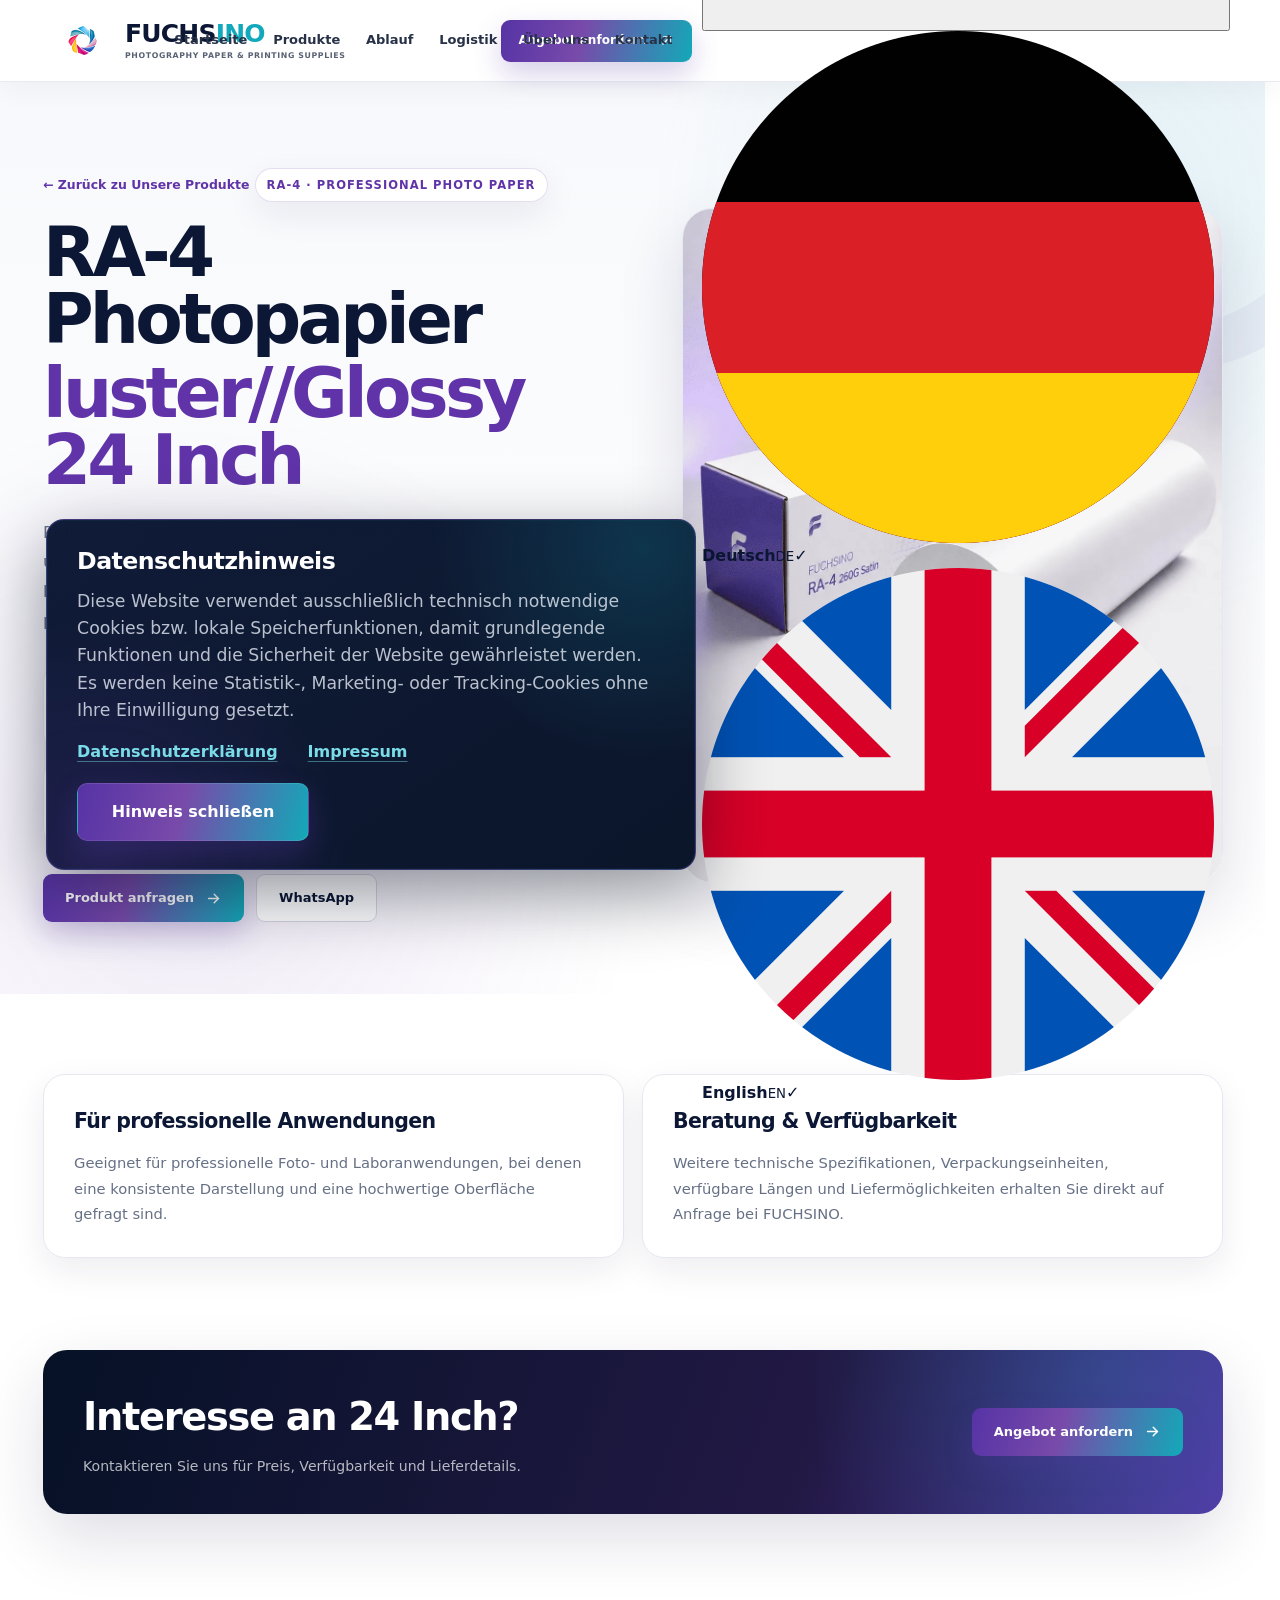
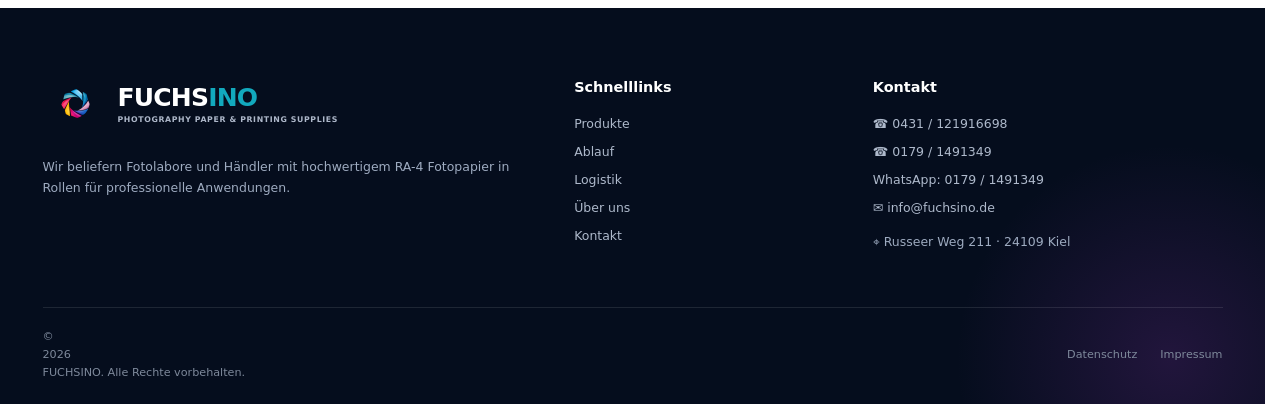
<file: product-24-inch (14).html>
<!DOCTYPE html>

<html lang="de"><head>
<meta charset="utf-8"/>
<meta name="viewport" content="width=device-width, initial-scale=1, maximum-scale=5, viewport-fit=cover"/>
<meta content="width=device-width, initial-scale=1, viewport-fit=cover" name="viewport"/>
<title>RA-4 Photopapier luster//Glossy 24 Inch | FUCHSINO</title>
<meta content="RA-4 Photopapier luster//Glossy 24 Inch für professionelle Fotolabore und Händler. Produktinformationen und Anfrage bei FUCHSINO." name="description"/>
<meta content="index,follow,max-image-preview:large,max-snippet:-1,max-video-preview:-1" name="robots"/>
<meta content="FUCHSINO" name="author"/>
<meta content="FUCHSINO" name="application-name"/>
<meta content="#081429" name="theme-color"/>


<link href="favicon.ico?v=2" rel="icon" sizes="any"/>
<link href="favicon-32x32.png?v=2" rel="icon" sizes="32x32" type="image/png"/>
<link href="apple-touch-icon.png?v=2" rel="apple-touch-icon" sizes="180x180"/>
<link href="site.webmanifest" rel="manifest"/>
<meta content="website" property="og:type"/>
<meta content="de_DE" property="og:locale"/>
<meta content="FUCHSINO" property="og:site_name"/>
<meta content="RA-4 Fotopapier &amp; Fotopapierrollen | FUCHSINO" property="og:title"/>
<meta content="Professionelles RA-4 Fotopapier in Rollen für Fotolabore und Händler – zuverlässige Qualität, Beratung und internationale Logistik." property="og:description"/>
<meta content="https://fuchsino.de/" property="og:url"/>
<meta content="https://fuchsino.de/hero-1-ra4-paper.png" property="og:image"/>
<meta content="1672" property="og:image:width"/>
<meta content="941" property="og:image:height"/>
<meta content="FUCHSINO RA-4 Fotopapier in Rollen" property="og:image:alt"/>
<meta content="summary_large_image" name="twitter:card"/>
<meta content="RA-4 Fotopapier &amp; Fotopapierrollen | FUCHSINO" name="twitter:title"/>
<meta content="Professionelles RA-4 Fotopapier in Rollen mit zuverlässiger Logistik und persönlicher Beratung." name="twitter:description"/>
<meta content="https://fuchsino.de/hero-1-ra4-paper.png" name="twitter:image"/>
<script type="application/ld+json">
  {
    "@context": "https://schema.org",
    "@graph": [
      {
        "@type": "Organization",
        "@id": "https://fuchsino.de/#organization",
        "name": "FUCHSINO",
        "url": "https://fuchsino.de/",
        "logo": {
          "@type": "ImageObject",
          "url": "https://fuchsino.de/logo.png",
          "width": 1024,
          "height": 1024
        },
        "description": "Anbieter von professionellem RA-4 Fotopapier in Rollen für Fotolabore und Händler mit internationaler Logistik.",
        "email": "info@fuchsino.de",
        "telephone": "+49 179 1491349",
        "address": {
          "@type": "PostalAddress",
          "streetAddress": "Russeer Weg 211",
          "postalCode": "24109",
          "addressLocality": "Kiel",
          "addressCountry": "DE"
        },
        "contactPoint": [
          {
            "@type": "ContactPoint",
            "telephone": "+49 431 121916698",
            "contactType": "customer service",
            "email": "info@fuchsino.de",
            "availableLanguage": ["de"]
          },
          {
            "@type": "ContactPoint",
            "telephone": "+49 179 1491349",
            "contactType": "sales",
            "email": "info@fuchsino.de",
            "availableLanguage": ["de"]
          }
        ],
        "areaServed": ["DE", "IQ", "Middle East"]
      },
      {
        "@type": "WebSite",
        "@id": "https://fuchsino.de/#website",
        "url": "https://fuchsino.de/",
        "name": "FUCHSINO",
        "publisher": {"@id": "https://fuchsino.de/#organization"},
        "inLanguage": "de-DE"
      },
      {
        "@type": "WebPage",
        "@id": "https://fuchsino.de/#webpage",
        "url": "https://fuchsino.de/",
        "name": "RA-4 Fotopapier & Fotopapierrollen | FUCHSINO",
        "isPartOf": {"@id": "https://fuchsino.de/#website"},
        "about": {"@id": "https://fuchsino.de/#organization"},
        "description": "Professionelles RA-4 Fotopapier in Rollen für Fotolabore und Händler mit zuverlässiger Qualität, Beratung und internationaler Logistik.",
        "inLanguage": "de-DE"
      }
    ]
  }
  </script>
<link as="image" fetchpriority="high" href="hero-1-ra4-paper-mobile.webp" media="(max-width: 620px)" rel="preload" type="image/webp"/>
<link as="image" fetchpriority="high" href="hero-1-ra4-paper.webp" media="(min-width: 621px)" rel="preload" type="image/webp"/>
<style>
    :root {
      --ink: #0b1734;
      --muted: #667085;
      --line: #e5e8f0;
      --surface: #ffffff;
      --soft: #f7f8fc;
      --soft-purple: #f6f2fb;
      --purple: #6034a8;
      --purple-deep: #432276;
      --magenta: #b23d91;
      --cyan: #12a9bd;
      --orange: #f19b3b;
      --navy: #061126;
      --navy-soft: #101b34;
      --shadow-sm: 0 12px 34px rgba(25, 24, 69, .08);
      --shadow-md: 0 24px 65px rgba(25, 24, 69, .14);
      --radius-sm: 14px;
      --radius-md: 22px;
      --radius-lg: 32px;
      --max: 1180px;
    }

    * { box-sizing: border-box; }
    html { scroll-behavior: smooth; scroll-padding-top: 86px; }
    body {
      margin: 0;
      min-width: 320px;
      color: var(--ink);
      background: #fff;
      font-family: Inter, ui-sans-serif, system-ui, -apple-system, BlinkMacSystemFont, "Segoe UI", sans-serif;
      line-height: 1.6;
      -webkit-font-smoothing: antialiased;
      overflow-x: hidden;
    }
    body.menu-open { overflow: hidden; }
    img, svg { display: block; max-width: 100%; }
    a { color: inherit; text-decoration: none; }
    button, input, select, textarea { font: inherit; }
    button, a { -webkit-tap-highlight-color: transparent; }
    :focus-visible { outline: 3px solid rgba(18,169,189,.45); outline-offset: 3px; }
    .container { width: min(calc(100% - 44px), var(--max)); margin-inline: auto; }
    .skip-link { position: fixed; left: 16px; top: -80px; z-index: 999; padding: 11px 16px; border-radius: 10px; color: #fff; background: var(--purple); transition: top .2s; }
    .skip-link:focus { top: 14px; }

    .site-header {
      position: fixed;
      inset: 0 0 auto;
      z-index: 100;
      height: 82px;
      display: flex;
      align-items: center;
      background: #fff;
      border-bottom: 1px solid rgba(229,232,240,.9);
      box-shadow: 0 8px 30px rgba(21,23,57,.045);
      transition: background-color .35s ease, border-color .35s ease, box-shadow .35s ease, transform .35s ease;
    }
    .site-header.is-scrolled {
      background: #fff;
      border-bottom-color: rgba(218,222,233,.96);
      box-shadow: 0 12px 38px rgba(21,23,57,.095);
    }
    .nav-shell {
      display: grid;
      grid-template-columns: auto minmax(0,1fr) auto;
      align-items: center;
      gap: clamp(18px,2.4vw,36px);
    }
    .brand { display: inline-flex; align-items: center; gap: 11px; flex: 0 0 auto; }
    .brand-logo { display: block; width: auto; height: 64px; max-width: 240px; object-fit: contain; transition: transform .45s cubic-bezier(.22,1,.36,1); }
    .brand:hover .brand-logo { transform: scale(1.035); }
    .brand-copy { display: grid; line-height: 1; }
    .brand-copy strong { font-size: 25px; letter-spacing: -.8px; }
    .brand-copy strong span { color: var(--cyan); }
    .brand-copy small { margin-top: 6px; color: #586174; font-size: 7.8px; font-weight: 700; letter-spacing: .08em; }
    .main-nav {
      min-width: 0;
      display: flex;
      align-items: center;
      justify-content: center;
      justify-self: center;
      gap: clamp(15px,1.7vw,27px);
      margin: 0;
    }
    .main-nav a {
      position: relative;
      min-height: 82px;
      display: inline-flex;
      align-items: center;
      padding: 0 2px;
      color: #273147;
      font-size: 13px;
      font-weight: 650;
      white-space: nowrap;
      transition: color .28s ease, transform .28s ease;
    }
    .main-nav a::after { content: ""; position: absolute; left: 2px; right: calc(100% - 2px); bottom: 17px; height: 2px; border-radius: 999px; background: linear-gradient(90deg,var(--purple),var(--magenta),var(--cyan)); transition: right .22s ease; }
    .main-nav a:hover, .main-nav a.active { color: var(--purple); }
    .main-nav a:hover { transform: translateY(-1px); }
    .main-nav a:hover::after, .main-nav a.active::after { right: 2px; }
    .nav-actions { display: flex; align-items: center; justify-self: end; gap: 10px; }
    .lang-btn { min-height: 40px; padding: 0 11px; border: 1px solid var(--line); border-radius: 9px; color: #30394d; background: #fff; font-size: 12px; }
    .menu-toggle { display: none; width: 44px; height: 44px; margin-left: auto; padding: 0; border: 1px solid var(--line); border-radius: 11px; background: #fff; cursor: pointer; }
    .menu-toggle span { display: block; width: 23px; height: 2px; margin: 5px auto; border-radius: 2px; background: var(--ink); transition: transform .2s, opacity .2s; }
    .menu-toggle[aria-expanded="true"] span:nth-child(1) { transform: translateY(7px) rotate(45deg); }
    .menu-toggle[aria-expanded="true"] span:nth-child(2) { opacity: 0; }
    .menu-toggle[aria-expanded="true"] span:nth-child(3) { transform: translateY(-7px) rotate(-45deg); }

    .btn { display: inline-flex; align-items: center; justify-content: center; gap: 11px; min-height: 48px; padding: 0 22px; border: 0; border-radius: 9px; font-size: 13px; font-weight: 750; cursor: pointer; transition: transform .32s cubic-bezier(.22,1,.36,1), box-shadow .32s ease, background .32s ease, border-color .32s ease; }
    .arrow-icon { flex: 0 0 auto; width: 17px; height: 17px; fill: none; stroke: currentColor; stroke-width: 2; stroke-linecap: round; stroke-linejoin: round; }
    .btn:hover { transform: translateY(-3px); }
    .btn:active { transform: translateY(-1px) scale(.99); }
    .btn .arrow-icon, .product-card a .arrow-icon { transition: transform .3s cubic-bezier(.22,1,.36,1); }
    .btn:hover .arrow-icon, .product-card a:hover .arrow-icon { transform: translateX(4px); }
    .btn-primary { color: #fff; background: linear-gradient(105deg, #5633a5, #784aaa 42%, #13a9b8); box-shadow: 0 12px 28px rgba(87,56,164,.24); }
    .btn-primary:hover { box-shadow: 0 17px 35px rgba(87,56,164,.32); }
    .btn-secondary { color: var(--ink); border: 1px solid #d2d6e1; background: rgba(255,255,255,.9); }
    .btn-outline { color: var(--purple); border: 1px solid rgba(96,52,168,.42); background: #fff; }
    .btn-small { min-height: 42px; padding-inline: 17px; font-size: 12px; }

    /* Hero */
    .hero-slider { position: relative; min-height: 820px; overflow: hidden; color: #fff; background: var(--navy); isolation: isolate; }
    .hero-track, .hero-slide, .hero-media { position: absolute; inset: 0; }
    .hero-slide { --accent: var(--cyan); opacity: 0; visibility: hidden; pointer-events: none; transform: scale(1.025); transition: opacity .75s ease, visibility .75s ease, transform 5.5s ease; }
    .hero-slide:nth-child(2) { --accent: var(--magenta); }
    .hero-slide:nth-child(3) { --accent: var(--orange); }
    .hero-slide.is-active { opacity: 1; visibility: visible; pointer-events: auto; transform: scale(1); z-index: 2; }
    .hero-media { z-index: -3; }
    .hero-media picture { display: block; width: 100%; height: 100%; }
    .hero-media img { width: 100%; height: 100%; object-fit: cover; object-position: center; }
    .hero-slide::before { content: ""; position: absolute; inset: 0; z-index: -2; background: linear-gradient(90deg, rgba(4,10,26,.96) 0%, rgba(7,17,39,.91) 37%, rgba(9,20,43,.57) 61%, rgba(9,20,43,.12) 100%), linear-gradient(180deg, rgba(4,10,26,.18), rgba(4,10,26,.12) 48%, rgba(4,10,26,.68)); }
    .hero-slide::after { content: ""; position: absolute; inset: 0; z-index: -1; opacity: .13; background-image: linear-gradient(rgba(255,255,255,.05) 1px, transparent 1px), linear-gradient(90deg,rgba(255,255,255,.05) 1px,transparent 1px); background-size: 64px 64px; mask-image: linear-gradient(90deg,#000,transparent 78%); }
    .hero-inner { position: relative; z-index: 3; min-height: 820px; display: flex; align-items: center; padding-top: 145px; padding-bottom: 145px; }
    .hero-content { width: min(100%, 780px); }
    .hero-slide .hero-kicker,
    .hero-slide .hero-title,
    .hero-slide .hero-copy,
    .hero-slide .hero-meta,
    .hero-slide .hero-actions {
      opacity: 0;
      transform: translateY(24px);
      transition: opacity .72s ease, transform .72s cubic-bezier(.22,1,.36,1);
    }
    body.is-ready .hero-slide.is-active .hero-kicker,
    body.is-ready .hero-slide.is-active .hero-title,
    body.is-ready .hero-slide.is-active .hero-copy,
    body.is-ready .hero-slide.is-active .hero-meta,
    body.is-ready .hero-slide.is-active .hero-actions { opacity: 1; transform: none; }
    body.is-ready .hero-slide.is-active .hero-kicker { transition-delay: .10s; }
    body.is-ready .hero-slide.is-active .hero-title { transition-delay: .18s; }
    body.is-ready .hero-slide.is-active .hero-copy { transition-delay: .28s; }
    body.is-ready .hero-slide.is-active .hero-meta { transition-delay: .38s; }
    body.is-ready .hero-slide.is-active .hero-actions { transition-delay: .48s; }
    .hero-kicker { display: inline-flex; align-items: center; gap: 12px; margin: 0 0 20px; color: #fff; font-size: .78rem; font-weight: 850; letter-spacing: .14em; text-transform: uppercase; }
    .hero-kicker::before { content: ""; width: 48px; height: 3px; border-radius: 999px; background: var(--accent); box-shadow: 0 0 22px color-mix(in srgb, var(--accent) 60%, transparent); }
    .hero-title { margin: 0; max-width: 900px; font-size: clamp(3.1rem,6vw,6.4rem); line-height: .93; letter-spacing: -.06em; text-wrap: balance; }
    .hero-title.long { font-size: clamp(2.9rem,5.5vw,5.8rem); }
    .hero-title span { display: block; color: var(--accent); }
    .hero-copy { max-width: 680px; margin: 25px 0 0; color: rgba(255,255,255,.82); font-size: clamp(1rem,1.45vw,1.17rem); line-height: 1.72; }
    .hero-meta { display: flex; flex-wrap: wrap; gap: 10px 22px; max-width: 800px; margin-top: 27px; }
    .hero-meta span { display: inline-flex; align-items: center; gap: 8px; color: rgba(255,255,255,.82); font-size: .88rem; font-weight: 650; }
    .hero-meta span::before { content: "✓"; display: grid; place-items: center; flex: 0 0 21px; width: 21px; height: 21px; border-radius: 50%; color: #fff; background: var(--accent); font-size: .68rem; font-weight: 900; }
    .hero-actions { display: flex; flex-wrap: wrap; gap: 12px; margin-top: 31px; }
    .hero-slider .btn-primary { background: var(--accent); box-shadow: 0 14px 32px color-mix(in srgb, var(--accent) 28%, transparent); }
    .hero-slider .btn-secondary { color: #fff; border-color: rgba(255,255,255,.34); background: rgba(7,17,39,.38); }
    .hero-controls { position: absolute; z-index: 20; left: 50%; bottom: 22px; width: min(calc(100% - 44px), var(--max)); min-height: 86px; transform: translateX(-50%); display: flex; align-items: flex-end; justify-content: space-between; gap: 22px; padding-top: 22px; border-top: 1px solid rgba(255,255,255,.12); pointer-events: none; }
    .hero-dots, .hero-nav { display: flex; align-items: center; pointer-events: auto; }
    .hero-dots { gap: 11px; padding-bottom: 28px; }
    .hero-dot { position: relative; width: 66px; height: 5px; padding: 0; border: 0; overflow: hidden; background: rgba(255,255,255,.28); cursor: pointer; }
    .hero-dot::after { content: ""; position: absolute; inset: 0; background: #fff; transform: scaleX(0); transform-origin: left; }
    .hero-dot.is-active::after { animation: heroProgress 5s linear forwards; }
    .hero-nav { gap: 9px; margin-left: auto; }
    .hero-arrow { display: grid; place-items: center; width: 58px; height: 58px; padding: 0; border: 1px solid rgba(255,255,255,.22); color: #fff; background: rgba(7,17,39,.4); cursor: pointer; transition: .2s; }
    .hero-arrow svg { width: 25px; height: 25px; fill: none; stroke: currentColor; stroke-width: 2; stroke-linecap: round; stroke-linejoin: round; }
    .hero-arrow:hover { border-color: var(--cyan); background: var(--cyan); }
    .hero-count { position: absolute; left: 0; bottom: 0; color: rgba(255,255,255,.54); font-size: .7rem; font-weight: 800; letter-spacing: .14em; }
    .hero-count strong { color: #fff; font-size: .84rem; }
    @keyframes heroProgress { to { transform: scaleX(1); } }

    /* Shared section styles */
    section { position: relative; }
    .section-shell { padding: 96px 0; }
    .section-kicker { display: inline-flex; align-items: center; gap: 10px; margin: 0 0 12px; color: var(--purple); font-size: .73rem; font-weight: 850; letter-spacing: .13em; text-transform: uppercase; }
    .section-kicker::before { content: ""; width: 34px; height: 2px; border-radius: 99px; background: linear-gradient(90deg,var(--purple),var(--magenta)); }
    .section-kicker.centered { justify-content: center; }
    .section-kicker.centered::before { display: none; }
    .section-title { margin: 0; max-width: 800px; font-size: clamp(2.2rem,4vw,4.15rem); line-height: 1.03; letter-spacing: -.05em; text-wrap: balance; }
    .section-intro { max-width: 720px; margin: 18px 0 0; color: var(--muted); font-size: 1rem; line-height: 1.76; }
    .section-head { max-width: 800px; margin: 0 auto 42px; text-align: center; }
    .section-head .section-intro { margin-inline: auto; }

    /* Value strip */
    .feature-strip { z-index: 5; margin-top: 0; padding: 0 0 86px; background: #fff; }
    .feature-grid { display: grid; grid-template-columns: repeat(3,1fr); gap: 18px; }
    .feature-card { position: relative; min-height: 165px; padding: 27px; border: 1px solid rgba(229,232,240,.9); border-radius: var(--radius-md); background: #fff; box-shadow: var(--shadow-sm); overflow: hidden; transition: transform .25s, box-shadow .25s, border-color .25s; }
    .feature-card::after { content: ""; position: absolute; width: 130px; height: 130px; right: -72px; bottom: -78px; border-radius: 50%; background: rgba(96,52,168,.08); transition: transform .3s; }
    .feature-card:nth-child(2)::after { background: rgba(18,169,189,.10); }
    .feature-card:nth-child(3)::after { background: rgba(178,61,145,.09); }
    .feature-card:hover { transform: translateY(-6px); border-color: rgba(96,52,168,.25); box-shadow: var(--shadow-md); }
    .feature-card:hover::after { transform: scale(1.3); }
    .icon-orb { width: 54px; height: 54px; display: grid; place-items: center; margin-bottom: 21px; border-radius: 16px; background: linear-gradient(135deg,#5c3cad,#c4388d 60%,#12a8b6); box-shadow: 0 10px 23px rgba(102,54,164,.22); }
    .icon-orb svg { width: 28px; height: 28px; fill: none; stroke: #fff; stroke-width: 1.6; stroke-linecap: round; stroke-linejoin: round; }
    .feature-card h2 { margin: 0 0 8px; font-size: 1.18rem; letter-spacing: -.025em; }
    .feature-card p { margin: 0; color: var(--muted); font-size: .9rem; line-height: 1.65; }

    /* About — inspired by the compact Über-uns/contact layout */
    .about-section {
      padding: 76px 0 86px;
      background: linear-gradient(180deg,#fbfaf8,#f7f3ec);
    }
    .about-panel {
      display: grid;
      grid-template-columns: minmax(0,1.62fr) minmax(300px,.68fr);
      min-height: 338px;
      overflow: hidden;
      border: 1px solid #e9e1d5;
      border-radius: 5px;
      background: #fff;
      box-shadow: 0 24px 62px rgba(66,50,31,.10);
    }
    .about-story {
      position: relative;
      display: flex;
      align-items: center;
      min-width: 0;
      padding: clamp(31px,4.2vw,49px);
      isolation: isolate;
      background: #eee8de;
    }
    .about-story::before {
      content: "";
      position: absolute;
      inset: 0;
      z-index: -3;
      background: url("uber.webp") center / cover no-repeat;
    }
    .about-story::after {
      content: "";
      position: absolute;
      inset: 0;
      z-index: -2;
      background: linear-gradient(90deg,rgba(255,250,241,.95) 0%,rgba(255,250,241,.88) 49%,rgba(255,250,241,.62) 100%);
    }
    .about-story-content { max-width: 610px; }
    .about-eyebrow {
      margin: 0 0 15px;
      color: #241c2e;
      font-family: Georgia,"Times New Roman",serif;
      font-size: .86rem;
      font-weight: 800;
      letter-spacing: .055em;
      text-transform: uppercase;
    }
    .about-heading {
      margin: 0 0 18px;
      color: #251d2e;
      font-family: Georgia,"Times New Roman",serif;
      font-size: clamp(1.55rem,2.55vw,2.25rem);
      line-height: 1.08;
      letter-spacing: -.025em;
    }
    .about-story p:not(.about-eyebrow) {
      max-width: 585px;
      margin: 0 0 13px;
      color: #4f4954;
      font-size: .86rem;
      line-height: 1.66;
    }
    .about-branding { display: inline-flex; align-items: center; gap: 12px; margin-top: 14px; }
    .about-logo { display: block; width: auto; height: 68px; max-width: 250px; object-fit: contain; }
    .about-wordmark { display: inline-block; color: var(--purple); font-size: 1.4rem; font-weight: 850; letter-spacing: -.045em; }
    .about-wordmark span { color: var(--cyan); }
    .about-contact-box {
      display: flex;
      flex-direction: column;
      justify-content: center;
      padding: clamp(29px,3.4vw,42px) clamp(25px,3vw,37px);
      border-left: 1px solid #e9e1d5;
      background: rgba(255,255,255,.97);
    }
    .about-contact-box h3 {
      margin: 0 0 20px;
      color: #251d2e;
      font-family: Georgia,"Times New Roman",serif;
      font-size: 1.2rem;
      letter-spacing: .025em;
      text-transform: uppercase;
    }
    .about-contact-list { display: grid; gap: 12px; margin-bottom: 21px; }
    .about-contact-item {
      display: flex;
      align-items: center;
      gap: 11px;
      color: #4b4650;
      font-size: .82rem;
      font-weight: 650;
    }
    .about-contact-item svg {
      flex: 0 0 17px;
      width: 17px;
      height: 17px;
      fill: none;
      stroke: currentColor;
      stroke-width: 1.8;
      stroke-linecap: round;
      stroke-linejoin: round;
    }
    .about-contact-cta {
      width: max-content;
      min-width: 172px;
      min-height: 43px;
      border-radius: 7px;
      color: #fff;
      background: linear-gradient(105deg,var(--purple),var(--magenta) 56%,var(--cyan));
      box-shadow: 0 12px 25px rgba(96,52,168,.22);
    }

    /* Products */
    .products-section { padding: 100px 0 46px; background: linear-gradient(180deg,#f8f9fc,#fff); }
    .product-grid { display: grid; grid-template-columns: repeat(3,1fr); gap: 18px; }
    .product-card { position: relative; display: flex; flex-direction: column; min-width: 0; padding: 13px 13px 19px; border: 1px solid var(--line); border-radius: var(--radius-md); background: #fff; box-shadow: 0 11px 28px rgba(30,27,74,.055); overflow: hidden; transition: transform .25s, box-shadow .25s, border-color .25s; }
    .product-card:hover { transform: translateY(-7px); border-color: rgba(96,52,168,.28); box-shadow: var(--shadow-md); }
    .product-card::before { content: "B2B"; position: absolute; z-index: 3; top: 23px; left: 23px; padding: 5px 9px; border-radius: 999px; color: #fff; background: rgba(6,17,38,.72); font-size: .62rem; font-weight: 850; letter-spacing: .1em; }
    .product-img { height: 225px; overflow: hidden; border-radius: 16px; background: linear-gradient(145deg,#f2f3f7,#fff); }
    .product-img img { width: 100%; height: 100%; object-fit: cover; transition: transform .45s ease; }
    .product-card:hover .product-img img { transform: scale(1.045); }
    .product-card h3 { margin: 17px 5px 11px; font-size: 1.03rem; letter-spacing: -.02em; }
    .product-card p { display: flex; align-items: center; gap: 8px; margin: 5px; color: #596174; font-size: .78rem; }
    .product-card p span { color: var(--purple); font-weight: 900; }
    .product-card a { display: inline-flex; align-items: center; gap: 7px; width: max-content; margin: auto 5px 0; padding-top: 17px; color: var(--purple); font-size: .78rem; font-weight: 800; }
    .products-cta { margin-top: 31px; text-align: center; }

    /* Process */
    .process-section { padding: 95px 0; color: #fff; background: radial-gradient(circle at 90% 10%,rgba(178,61,145,.22),transparent 28%), radial-gradient(circle at 8% 88%,rgba(18,169,189,.17),transparent 30%), var(--navy); }
    .process-section .section-kicker { color: #d7c8f3; }
    .process-section .section-title { max-width: 760px; }
    .process-section .section-intro { color: rgba(255,255,255,.66); }
    .process-grid { display: grid; grid-template-columns: repeat(4,1fr); gap: 14px; margin-top: 43px; }
    .process-card { position: relative; min-height: 245px; padding: 27px 24px; border: 1px solid rgba(255,255,255,.11); border-radius: var(--radius-md); background: rgba(255,255,255,.055); transition: transform .38s cubic-bezier(.22,1,.36,1), border-color .38s ease, background .38s ease; }
    .process-card:hover { transform: translateY(-6px); border-color: rgba(255,255,255,.22); background: rgba(255,255,255,.085); }
    .process-step { transition: transform .38s cubic-bezier(.22,1,.36,1); }
    .process-card:hover .process-step { transform: rotate(-4deg) scale(1.06); }
    .process-card::after { content: ""; position: absolute; top: 48px; left: calc(100% + 5px); width: 18px; height: 1px; background: rgba(255,255,255,.25); }
    .process-card:last-child::after { display: none; }
    .process-step { display: grid; place-items: center; width: 45px; height: 45px; border-radius: 13px; background: linear-gradient(135deg,var(--purple),var(--magenta)); font-weight: 900; }
    .process-card:nth-child(even) .process-step { background: linear-gradient(135deg,var(--cyan),#4e78c9); }
    .process-card h3 { margin: 20px 0 8px; font-size: 1.08rem; }
    .process-card p { margin: 0; color: rgba(255,255,255,.66); font-size: .88rem; line-height: 1.65; }

    /* Logistics */
    .logistics-section { padding: 100px 0; background: radial-gradient(circle at 86% 16%,rgba(38,170,188,.09),transparent 31%), radial-gradient(circle at 13% 78%,rgba(110,56,173,.09),transparent 30%), #f8f9fc; }
    .logistics-grid { display: grid; grid-template-columns: 1.35fr .82fr .82fr; gap: 18px; }
    .logistics-card { position: relative; min-height: 380px; overflow: hidden; border-radius: var(--radius-md); background: #dfe3eb; box-shadow: var(--shadow-sm); transition: transform .42s cubic-bezier(.22,1,.36,1), box-shadow .42s ease; }
    .logistics-card:hover { transform: translateY(-5px); box-shadow: var(--shadow-md); }
    .logistics-card img { width: 100%; height: 100%; object-fit: cover; transition: transform .65s ease; }
    .logistics-card:hover img { transform: scale(1.045); }
    .logistics-card:nth-child(1) img { object-position: center 50%; }
    .logistics-card:nth-child(2) img { object-position: center 54%; }
    .logistics-card:nth-child(3) img { object-position: center 58%; }
    .logistics-caption { position: absolute; left: 15px; right: 15px; bottom: 15px; padding: 16px 17px; color: #fff; border: 1px solid rgba(255,255,255,.2); border-radius: 14px; background: linear-gradient(135deg,rgba(6,17,38,.86),rgba(63,39,105,.75)); transition: transform .42s cubic-bezier(.22,1,.36,1), background .42s ease; }
    .logistics-card:hover .logistics-caption { transform: translateY(-4px); background: linear-gradient(135deg,rgba(6,17,38,.92),rgba(63,39,105,.84)); }
    .logistics-caption strong { display: block; margin-bottom: 5px; font-size: .92rem; }
    .logistics-caption span { color: rgba(255,255,255,.72); font-size: .75rem; line-height: 1.48; }

    /* Quality */
    .quality-band { padding: 0 0 84px; background: #f8f9fc; }
    .quality-grid { display: grid; grid-template-columns: repeat(3,1fr); overflow: hidden; border: 1px solid rgba(255,255,255,.15); border-radius: var(--radius-md); color: #fff; background: linear-gradient(100deg,var(--purple),var(--magenta) 55%,var(--cyan)); box-shadow: var(--shadow-md); }
    .quality-grid div { position: relative; padding: 27px 30px; }
    .quality-grid div + div { border-left: 1px solid rgba(255,255,255,.18); }
    .quality-grid strong { display: block; margin-bottom: 4px; font-size: .92rem; }
    .quality-grid span { color: rgba(255,255,255,.76); font-size: .78rem; }

    /* Contact */
    .contact-section { padding: 100px 0; background: #fff; }
    .contact-panel { position: relative; overflow: hidden; display: grid; grid-template-columns: .9fr 1.1fr; gap: 58px; padding: clamp(31px,5vw,62px); border-radius: var(--radius-lg); color: #fff; background: radial-gradient(circle at 8% 5%,rgba(18,169,189,.26),transparent 32%), radial-gradient(circle at 92% 92%,rgba(178,61,145,.27),transparent 36%), var(--navy); box-shadow: var(--shadow-md); }
    .contact-panel::after { content: ""; position: absolute; width: 340px; height: 340px; right: -175px; top: -190px; border: 48px solid rgba(255,255,255,.06); border-radius: 50%; }
    .contact-copy, .contact-form { position: relative; z-index: 2; }
    .contact-copy .section-kicker { color: #d8cafa; }
    .contact-copy .section-title { font-size: clamp(2.25rem,4.1vw,4.3rem); }
    .contact-copy .section-intro { color: rgba(255,255,255,.68); }
    .contact-details { display: grid; gap: 11px; margin-top: 31px; }
    .contact-detail { display: flex; align-items: center; gap: 11px; color: rgba(255,255,255,.79); font-size: .88rem; }
    .contact-detail i { display: grid; place-items: center; flex: 0 0 36px; width: 36px; height: 36px; border-radius: 10px; color: #fff; background: rgba(255,255,255,.1); font-style: normal; }
    .contact-form { display: grid; gap: 13px; padding: 25px; border: 1px solid rgba(255,255,255,.12); border-radius: var(--radius-md); background: rgba(255,255,255,.07); }
    .form-row { display: grid; grid-template-columns: 1fr 1fr; gap: 13px; }
    .contact-form label { display: grid; gap: 6px; color: rgba(255,255,255,.78); font-size: .73rem; font-weight: 700; }
    .contact-form input, .contact-form select, .contact-form textarea { width: 100%; border: 1px solid rgba(255,255,255,.14); border-radius: 10px; padding: 12px 13px; color: #fff; background: rgba(255,255,255,.08); outline: none; }
    .contact-form input::placeholder, .contact-form textarea::placeholder { color: rgba(255,255,255,.4); }
    .contact-form select option { color: var(--ink); background: #fff; }
    .contact-form input:focus, .contact-form select:focus, .contact-form textarea:focus { border-color: var(--cyan); box-shadow: 0 0 0 4px rgba(18,169,189,.12); }
    .contact-form textarea { min-height: 120px; resize: vertical; }
    .form-note { margin: 0; color: rgba(255,255,255,.48); font-size: .66rem; text-align: center; }

    /* Footer */
    .site-footer { position: relative; overflow: hidden; padding: 64px 0 22px; color: #fff; background: #050d1d; }
    .footer-glow { position: absolute; right: -130px; bottom: -180px; width: 450px; height: 450px; border-radius: 50%; background: radial-gradient(circle,rgba(108,43,141,.28),transparent 67%); }
    .footer-grid { position: relative; display: grid; grid-template-columns: 1.25fr .65fr .9fr; gap: 46px; }
    .brand-light .brand-copy strong { color: #fff; }
    .brand-light .brand-copy small { color: #aeb8ca; }
    .footer-brand p, .footer-grid > div > p { color: #9eabc0; font-size: .78rem; line-height: 1.7; }
    .footer-grid h3 { margin: 4px 0 15px; font-size: .9rem; }
    .footer-grid > div:not(:first-child) > a { display: block; width: max-content; margin: 8px 0; color: #aeb9cb; font-size: .78rem; transition: .2s; }
    .footer-grid > div:not(:first-child) > a:hover { color: #fff; transform: translateX(3px); }
    .footer-bottom { position: relative; display: flex; align-items: center; justify-content: space-between; gap: 20px; margin-top: 43px; padding-top: 20px; border-top: 1px solid rgba(255,255,255,.1); color: #7e899b; font-size: .7rem; }
    .footer-bottom span:last-child { display: flex; gap: 23px; }

    .reveal {
      opacity: 0;
      transform: translateY(30px) scale(.985);
      transition: opacity .76s ease, transform .76s cubic-bezier(.22,1,.36,1);
      transition-delay: var(--reveal-delay, 0ms);
      will-change: opacity, transform;
    }
    .reveal.visible { opacity: 1; transform: none; }
    .reveal.visible:hover { transition-delay: 0ms; }

    @media (max-width: 1180px) {
      .nav-shell { gap: 18px; }
      .brand-logo { height: 56px; }
      .brand-copy strong { font-size: 22px; }
      .brand-copy small { font-size: 7px; }
      .main-nav { gap: 14px; }
      .main-nav a { font-size: 12px; }
      .nav-actions .btn { min-height: 40px; padding-inline: 14px; font-size: 11px; }
    }

    @media (max-width: 1020px) {
      .nav-shell { grid-template-columns: auto minmax(0,1fr); }
      .main-nav { justify-self: end; }
      .nav-actions { display: none; }
      .product-grid { grid-template-columns: repeat(2,1fr); }
      .process-grid { grid-template-columns: repeat(2,1fr); }
      .process-card::after { display: none; }
      .logistics-grid { grid-template-columns: 1.2fr 1fr; }
      .logistics-card:first-child { grid-row: 1 / 3; min-height: 570px; }
      .logistics-card:nth-child(2), .logistics-card:nth-child(3) { min-height: 276px; }
      .footer-grid { grid-template-columns: 1.2fr .7fr 1fr; }
    }

    @media (max-width: 880px) {
      html { scroll-padding-top: 72px; }
      .site-header { height: 72px; }
      .container { width: min(calc(100% - 30px),var(--max)); }
      .menu-toggle { display: block; }
      .main-nav { position: fixed; left: 15px; right: 15px; top: 82px; display: grid; gap: 4px; padding: 14px; border: 1px solid var(--line); border-radius: 18px; background: #fff; box-shadow: var(--shadow-md); opacity: 0; visibility: hidden; transform: translateY(-8px); transition: opacity .28s ease, visibility .28s ease, transform .34s cubic-bezier(.22,1,.36,1); }
      .main-nav.open { opacity: 1; visibility: visible; transform: none; }
      .main-nav a { min-height: 46px; display: flex; align-items: center; justify-content: flex-start; padding: 0 14px; border-radius: 10px; background: var(--soft); }
      .main-nav a::after { display: none; }
      .nav-actions { margin-left: 0; }
      .nav-actions .btn { display: none; }
      .hero-slider, .hero-inner { min-height: max(750px,100svh); }
      .hero-inner { padding-top: 118px; padding-bottom: 130px; }
      .hero-title, .hero-title.long { font-size: clamp(2.75rem,12vw,4.8rem); }
      .hero-slide::before { background: linear-gradient(90deg,rgba(4,10,26,.95),rgba(7,17,39,.79) 74%,rgba(7,17,39,.48)); }
      .hero-controls { width: calc(100% - 30px); }
      .about-panel { grid-template-columns: 1fr; }
      .about-contact-box { border-left: 0; border-top: 1px solid #e9e1d5; }
      .feature-grid { grid-template-columns: 1fr; }
      .feature-card { min-height: auto; }
      .contact-panel { grid-template-columns: 1fr; }
      .quality-grid { grid-template-columns: 1fr; }
      .quality-grid div + div { border-left: 0; border-top: 1px solid rgba(255,255,255,.18); }
      .footer-grid { grid-template-columns: repeat(2,1fr); }
    }

    @media (max-width: 620px) {
      .brand { gap: 8px; }
      .brand-logo { height: 52px; max-width: 185px; }
      .brand-copy { min-width: 0; }
      .brand-copy strong { font-size: 22px; }
      .brand-copy small { display: block; max-width: 125px; margin-top: 4px; font-size: 6.6px; line-height: 1.25; letter-spacing: .055em; white-space: normal; }
      .about-branding { gap: 10px; }
      .about-logo { height: 58px; max-width: 210px; }
      .hero-slider, .hero-inner { min-height: max(820px,100svh); }
      .hero-inner { padding-top: 104px; padding-bottom: 112px; }
      .hero-kicker { margin-bottom: 16px; font-size: .68rem; gap: 9px; }
      .hero-kicker::before { width: 32px; }
      .hero-title, .hero-title.long { font-size: clamp(2.3rem,11.5vw,3.55rem); line-height: .98; }
      .hero-copy { margin-top: 20px; font-size: .94rem; }
      .hero-meta { display: grid; grid-template-columns: 1fr 1fr; gap: 8px 9px; margin-top: 23px; }
      .hero-meta span { align-items: flex-start; font-size: .75rem; }
      .hero-actions { display: grid; grid-template-columns: 1fr; margin-top: 25px; }
      .hero-actions .btn { width: 100%; }
      .hero-controls { bottom: 14px; min-height: 70px; padding-top: 16px; }
      .hero-dots { gap: 7px; padding-bottom: 18px; }
      .hero-dot { width: clamp(34px,11vw,46px); height: 4px; }
      .hero-arrow { width: 46px; height: 46px; font-size: 1.5rem; }
      .hero-count { display: none; }
      .about-section, .products-section, .process-section, .logistics-section, .contact-section { padding: 76px 0; }
      .products-section { padding-bottom: 38px; }
      .feature-strip { padding-bottom: 70px; }
      .section-title { font-size: clamp(2.05rem,10vw,3rem); }
      .about-panel { border-radius: 4px; }
      .about-story { min-height: 380px; padding: 30px 23px; align-items: flex-end; }
      .about-story::after { background: linear-gradient(180deg,rgba(255,250,241,.48),rgba(255,250,241,.96) 52%,rgba(255,250,241,.99)); }
      .about-contact-box { padding: 27px 23px; }
      .about-contact-cta { width: 100%; }
      .product-grid, .process-grid, .logistics-grid, .form-row, .footer-grid { grid-template-columns: 1fr; }
      .product-img { height: 255px; }
      .logistics-card, .logistics-card:first-child, .logistics-card:nth-child(2), .logistics-card:nth-child(3) { min-height: 350px; grid-row: auto; }
      .contact-panel { gap: 34px; padding: 28px 20px; border-radius: 23px; }
      .contact-form { padding: 18px; }
      .footer-bottom { align-items: flex-start; flex-direction: column; }
      .footer-bottom span:last-child { flex-direction: column; gap: 7px; }
    }

    @media (prefers-reduced-motion: reduce) {
      *, *::before, *::after { scroll-behavior: auto !important; animation-duration: .001ms !important; animation-iteration-count: 1 !important; transition-duration: .001ms !important; }
    }

    /* Datenschutz-Hinweis beim ersten Besuch – im FUCHSINO Design */
    .privacy-notice {
      position: fixed;
      left: clamp(18px, 3.6vw, 56px);
      bottom: clamp(14px, 2.4vw, 30px);
      z-index: 1500;
      width: min(650px, calc(100vw - 36px));
      padding: 27px 30px 28px;
      overflow: hidden;
      color: #fff;
      background:
        radial-gradient(circle at 92% 8%, rgba(18, 169, 189, .20), transparent 31%),
        radial-gradient(circle at 8% 100%, rgba(96, 52, 168, .24), transparent 36%),
        linear-gradient(145deg, rgba(11, 23, 52, .98), rgba(6, 17, 38, .98));
      border: 1px solid rgba(116, 91, 188, .42);
      border-radius: 18px;
      box-shadow: 0 24px 70px rgba(2, 8, 24, .44), 0 0 0 1px rgba(18, 169, 189, .05) inset;
      backdrop-filter: blur(16px);
      -webkit-backdrop-filter: blur(16px);
      opacity: 0;
      visibility: hidden;
      transform: translateY(18px);
      transition: opacity .28s ease, transform .28s ease, visibility .28s ease;
    }
.privacy-notice.is-visible {
      opacity: 1;
      visibility: visible;
      transform: translateY(0);
    }
    .privacy-notice h2 {
      margin: 0 0 11px;
      color: #fff;
      font-size: clamp(1.28rem, 2vw, 1.48rem);
      line-height: 1.25;
      letter-spacing: -.025em;
    }
    .privacy-notice p {
      margin: 0;
      max-width: 575px;
      color: rgba(235, 240, 250, .78);
      font-size: clamp(.98rem, 1.75vw, 1.08rem);
      line-height: 1.58;
    }
    .privacy-notice-links {
      display: flex;
      flex-wrap: wrap;
      gap: 12px 30px;
      margin: 18px 0 20px;
    }
    .privacy-notice-links a {
      color: #79dce8;
      font-size: 1rem;
      font-weight: 700;
      line-height: 1.3;
      text-decoration: underline;
      text-decoration-color: rgba(121, 220, 232, .45);
      text-underline-offset: 4px;
      transition: color .2s ease, text-decoration-color .2s ease;
    }
    .privacy-notice-links a:hover {
      color: #fff;
      text-decoration-color: #fff;
    }
    .privacy-notice-close {
      min-width: 232px;
      min-height: 58px;
      padding: 0 27px;
      border: 1px solid rgba(255,255,255,.10);
      border-radius: 10px;
      color: #fff;
      background: linear-gradient(105deg, #5633a5, #784aaa 45%, #13a9b8);
      box-shadow: 0 12px 28px rgba(87, 56, 164, .30);
      font-size: 1rem;
      font-weight: 800;
      line-height: 1;
      cursor: pointer;
      transition: transform .25s ease, box-shadow .25s ease, filter .25s ease;
    }
    .privacy-notice-close:hover {
      transform: translateY(-2px);
      box-shadow: 0 17px 34px rgba(87, 56, 164, .40);
      filter: brightness(1.06);
    }
    .privacy-notice-close:active { transform: translateY(0); }
    .privacy-notice-close:focus-visible { outline: 3px solid rgba(121, 220, 232, .55); outline-offset: 3px; }

    @media (max-width: 620px) {
      .privacy-notice {
        left: 12px;
        right: 12px;
        bottom: 12px;
        width: auto;
        padding: 23px 20px 20px;
        border-radius: 15px;
      }
      .privacy-notice p { font-size: .96rem; }
      .privacy-notice-links { gap: 10px 22px; margin: 16px 0 18px; }
      .privacy-notice-close { width: 100%; min-width: 0; min-height: 55px; }
    }

    @media (prefers-reduced-motion: reduce) {
      .privacy-notice { transition: none; transform: none; }
    }

  
/* Product detail pages */
.product-detail-page { padding-top: 82px; background: #fff; }
.product-hero { position: relative; overflow: hidden; padding: 86px 0 72px; background: radial-gradient(circle at 85% 15%, rgba(18,169,189,.11), transparent 32%), radial-gradient(circle at 15% 85%, rgba(96,52,168,.10), transparent 34%), linear-gradient(180deg,#f8f9fc,#fff); }
.product-hero::after { content:""; position:absolute; right:-110px; top:-130px; width:330px; height:330px; border:45px solid rgba(96,52,168,.055); border-radius:50%; pointer-events:none; }
.product-detail-grid { position:relative; z-index:2; display:grid; grid-template-columns:minmax(0,1.02fr) minmax(390px,.98fr); gap:clamp(38px,6vw,78px); align-items:center; }
.product-detail-copy { max-width:660px; }
.product-back { display:inline-flex; align-items:center; gap:8px; margin-bottom:24px; color:var(--purple); font-size:.78rem; font-weight:800; }
.product-back:hover { text-decoration:underline; text-underline-offset:4px; }
.product-label { display:inline-flex; align-items:center; gap:9px; margin:0 0 17px; padding:7px 11px; border:1px solid rgba(96,52,168,.16); border-radius:999px; color:var(--purple); background:#fff; font-size:.72rem; font-weight:850; letter-spacing:.09em; text-transform:uppercase; box-shadow:var(--shadow-sm); }
.product-detail-title { margin:0; font-size:clamp(2.65rem,5.4vw,5.8rem); line-height:.96; letter-spacing:-.055em; text-wrap:balance; }
.product-detail-title span { display:block; margin-top:8px; color:var(--purple); }
.product-detail-lead { max-width:620px; margin:25px 0 0; color:var(--muted); font-size:1.03rem; line-height:1.78; }
.product-specs { display:grid; grid-template-columns:repeat(2,minmax(0,1fr)); gap:12px; margin:31px 0 0; }
.product-spec { padding:17px 18px; border:1px solid var(--line); border-radius:15px; background:#fff; box-shadow:0 10px 25px rgba(30,27,74,.045); }
.product-spec small { display:block; margin-bottom:4px; color:#7a8292; font-size:.68rem; font-weight:800; letter-spacing:.08em; text-transform:uppercase; }
.product-spec strong { color:var(--ink); font-size:.95rem; }
.product-actions { display:flex; flex-wrap:wrap; gap:12px; margin-top:30px; }
.product-media-card { position:relative; min-height:560px; overflow:hidden; border:1px solid var(--line); border-radius:30px; background:linear-gradient(145deg,#eef0f5,#fff); box-shadow:var(--shadow-md); }
.product-media-card img { width:100%; height:100%; min-height:560px; object-fit:cover; }
.product-size-chip { position:absolute; right:18px; bottom:18px; padding:12px 16px; border:1px solid rgba(255,255,255,.22); border-radius:12px; color:#fff; background:rgba(6,17,38,.82); backdrop-filter:blur(10px); font-size:.82rem; font-weight:850; }
.product-info-section { padding:80px 0 92px; }
.product-info-grid { display:grid; grid-template-columns:1fr 1fr; gap:18px; }
.product-info-card { padding:30px; border:1px solid var(--line); border-radius:var(--radius-md); background:#fff; box-shadow:var(--shadow-sm); }
.product-info-card h2 { margin:0 0 12px; font-size:1.28rem; letter-spacing:-.03em; }
.product-info-card p { margin:0; color:var(--muted); font-size:.92rem; line-height:1.75; }
.product-contact-band { padding:0 0 94px; }
.product-contact-panel { display:grid; grid-template-columns:1fr auto; gap:28px; align-items:center; padding:36px 40px; border-radius:24px; color:#fff; background:radial-gradient(circle at 90% 15%,rgba(18,169,189,.23),transparent 28%),linear-gradient(110deg,var(--navy),#221945 65%,#5633a5); box-shadow:var(--shadow-md); }
.product-contact-panel h2 { margin:0 0 8px; font-size:clamp(1.55rem,3vw,2.45rem); letter-spacing:-.035em; }
.product-contact-panel p { margin:0; color:rgba(255,255,255,.70); font-size:.88rem; }
.product-contact-panel .btn { white-space:nowrap; }
@media (max-width: 880px) {
  .product-detail-page { padding-top:72px; }
  .product-detail-grid { grid-template-columns:1fr; }
  .product-media-card, .product-media-card img { min-height:460px; }
  .product-info-grid { grid-template-columns:1fr; }
  .product-contact-panel { grid-template-columns:1fr; }
}
@media (max-width: 620px) {
  .product-hero { padding:55px 0 54px; }
  .product-detail-title { font-size:clamp(2.25rem,12vw,3.5rem); }
  .product-specs { grid-template-columns:1fr; }
  .product-actions { display:grid; grid-template-columns:1fr; }
  .product-actions .btn { width:100%; }
  .product-media-card, .product-media-card img { min-height:360px; }
  .product-info-section { padding:62px 0 72px; }
  .product-contact-panel { padding:28px 22px; }
}
</style>
<noscript><style>
  .hero-slide.is-active .hero-kicker, .hero-slide.is-active .hero-title, .hero-slide.is-active .hero-copy, .hero-slide.is-active .hero-meta, .hero-slide.is-active .hero-actions { opacity: 1; transform: none; }
  .reveal { opacity: 1; transform: none; }
</style></noscript>
<link rel="stylesheet" href="layout-stability.css?v=4"/>
<link href="language-switcher.css?v=3" rel="stylesheet"/><script defer src="language-switcher.js?v=3"></script><noscript><style id="language-noscript-fallback">
.language-trigger{display:none!important}
.language-menu{position:static!important;display:flex!important;flex-direction:column!important;opacity:1!important;visibility:visible!important;pointer-events:auto!important;transform:none!important;width:auto!important;max-width:none!important;padding:4px!important;box-shadow:none!important;border:0!important}
.language-option{min-height:42px!important;padding:6px 8px!important}
.language-option .check{display:none!important}
</style></noscript><link href="https://fuchsino.de/product-24-inch.html" hreflang="de-DE" rel="alternate"/><link href="https://fuchsino.de/en/product-24-inch.html" hreflang="en" rel="alternate"/><link href="https://fuchsino.de/product-24-inch.html" hreflang="x-default" rel="alternate"/><link href="https://fuchsino.de/product-24-inch.html" rel="canonical"/></head><body><header class="site-header" id="top">
<div class="nav-shell container">
<a aria-label="FUCHSINO Startseite" class="brand" href="index.html#top">
<img alt="FUCHSINO Logo" class="brand-logo" decoding="async" height="1024" src="logo.png" width="1024"/>
<span class="brand-copy"><strong>FUCHS<span>INO</span></strong><small>PHOTOGRAPHY PAPER &amp; PRINTING SUPPLIES</small></span>
</a>
<button aria-expanded="false" aria-label="Menü öffnen" class="menu-toggle" type="button"><span></span><span></span><span></span></button>
<nav aria-label="Hauptnavigation" class="main-nav">
<a class="" href="index.html#top">Startseite</a>
<a aria-current="page" class="active" href="index.html#products">Produkte</a>
<a class="" href="index.html#process">Ablauf</a>
<a class="" href="index.html#logistics">Logistik</a>
<a class="" href="index.html#about">Über uns</a>
<a class="" href="kontakt.html">Kontakt</a>
</nav>
<div class="nav-actions">
<a class="btn btn-primary btn-small" href="kontakt.html">Angebot anfordern <svg aria-hidden="true" class="arrow-icon" viewbox="0 0 24 24"><path d="M7 17 17 7"></path><path d="M8 7h9v9"></path></svg></a>
<div class="language-switcher"><button aria-expanded="false" aria-haspopup="menu" aria-label="Sprache wählen" class="language-trigger" type="button"><span class="flag" aria-hidden="true"><img src="flags.png" alt=""></span><span class="lang-code">DE</span><svg aria-hidden="true" class="chevron" viewBox="0 0 12 12"><path d="m2 4 4 4 4-4"></path></svg></button><div aria-label="Sprachen" class="language-menu" role="menu"><a class="language-option is-active" data-lang="de" href="product-24-inch.html" role="menuitem"><span class="flag" aria-hidden="true"><img src="flags.png" alt=""></span><span class="lang-name"><strong>Deutsch</strong><small>DE</small></span><span aria-hidden="true" class="check">✓</span></a><a class="language-option" data-lang="en" href="en/product-24-inch.html" role="menuitem"><span class="flag" aria-hidden="true"><img src="united-kingdom.png" alt=""></span><span class="lang-name"><strong>English</strong><small>EN</small></span><span aria-hidden="true" class="check">✓</span></a></div></div></div>
</div>
</header>
<main class="product-detail-page" id="main">
<section class="product-hero">
<div class="container product-detail-grid">
<div class="product-detail-copy reveal">
<a class="product-back" href="index.html#products">← Zurück zu Unsere Produkte</a>
<p class="product-label">RA-4 · Professional Photo Paper</p>
<h1 class="product-detail-title">RA-4 Photopapier <span>luster//Glossy 24 Inch</span></h1>
<p class="product-detail-lead">Professionelles RA-4 Fotopapier in Rollen für Fotolabore, Händler und anspruchsvolle Druckanwendungen. Die 24-Inch-Ausführung kombiniert eine professionelle Luster-/Glossy-Oberfläche mit einer praxisgerechten Rollenbreite.</p>
<div class="product-specs">
<div class="product-spec"><small>Rollenbreite</small><strong>24 Inch / 60,96 cm</strong></div>
<div class="product-spec"><small>Oberfläche</small><strong>Luster / Glossy</strong></div>
<div class="product-spec"><small>Verfahren</small><strong>RA-4 Fotopapier</strong></div>
<div class="product-spec"><small>Anwendung</small><strong>Professionelle Fotolabore</strong></div>
</div>
<div class="product-actions">
<a class="btn btn-primary" href="kontakt.html?produkt=24-inch#contactForm">Produkt anfragen <svg aria-hidden="true" class="arrow-icon" viewbox="0 0 24 24"><path d="M5 12h14"></path><path d="m13 6 6 6-6 6"></path></svg></a>
<a class="btn btn-secondary" href="https://wa.me/491791491349" rel="noopener noreferrer">WhatsApp</a>
</div>
</div>
<div class="product-media-card reveal">
<img alt="RA-4 Photopapier luster//Glossy 24 Inch" decoding="async" height="1402" loading="eager" src="assets/images/Unsere.3.webp" width="1122"/>
<div class="product-size-chip">24 Inch · Luster / Glossy</div>
</div>
</div>
</section>
<section class="product-info-section">
<div class="container product-info-grid">
<article class="product-info-card reveal"><h2>Für professionelle Anwendungen</h2><p>Geeignet für professionelle Foto- und Laboranwendungen, bei denen eine konsistente Darstellung und eine hochwertige Oberfläche gefragt sind.</p></article>
<article class="product-info-card reveal"><h2>Beratung &amp; Verfügbarkeit</h2><p>Weitere technische Spezifikationen, Verpackungseinheiten, verfügbare Längen und Liefermöglichkeiten erhalten Sie direkt auf Anfrage bei FUCHSINO.</p></article>
</div>
</section>
<section class="product-contact-band">
<div class="container">
<div class="product-contact-panel reveal">
<div><h2>Interesse an 24 Inch?</h2><p>Kontaktieren Sie uns für Preis, Verfügbarkeit und Lieferdetails.</p></div>
<a class="btn btn-primary" href="kontakt.html?produkt=24-inch#contactForm">Angebot anfordern <svg aria-hidden="true" class="arrow-icon" viewbox="0 0 24 24"><path d="M5 12h14"></path><path d="m13 6 6 6-6 6"></path></svg></a>
</div>
</div>
</section>
</main>
<footer class="site-footer">
<div class="footer-glow"></div>
<div class="container footer-grid">
<div class="footer-brand"><a aria-label="FUCHSINO Startseite" class="brand brand-light" href="index.html#top"><img alt="FUCHSINO Logo" class="brand-logo" decoding="async" height="1024" loading="lazy" src="logo.png" width="1024"/><span class="brand-copy"><strong>FUCHS<span>INO</span></strong><small>PHOTOGRAPHY PAPER &amp; PRINTING SUPPLIES</small></span></a><p>Wir beliefern Fotolabore und Händler mit hochwertigem RA-4 Fotopapier in Rollen für professionelle Anwendungen.</p></div>
<div><h3>Schnelllinks</h3><a href="index.html#products">Produkte</a><a href="index.html#process">Ablauf</a><a href="index.html#logistics">Logistik</a><a href="index.html#about">Über uns</a><a href="kontakt.html">Kontakt</a></div>
<div><h3>Kontakt</h3><a href="tel:+49431121916698">☎ 0431 / 121916698</a><a href="tel:+491791491349">☎ 0179 / 1491349</a><a href="https://wa.me/491791491349" rel="noopener noreferrer">WhatsApp: 0179 / 1491349</a><a href="mailto:info@fuchsino.de">✉ info@fuchsino.de</a><p>⌖ Russeer Weg 211 · 24109 Kiel</p></div>
</div>
<div class="container footer-bottom"><span>© <span id="year"></span> FUCHSINO. Alle Rechte vorbehalten.</span><span><a href="datenschutz.html">Datenschutz</a><a href="impressum.html">Impressum</a></span></div>
</footer><div aria-describedby="privacyNoticeText" aria-labelledby="privacyNoticeTitle" aria-live="polite" class="privacy-notice" id="privacyNotice" role="dialog">
<h2 id="privacyNoticeTitle">Datenschutzhinweis</h2>
<p id="privacyNoticeText">Diese Website verwendet ausschließlich technisch notwendige Cookies bzw. lokale Speicherfunktionen, damit grundlegende Funktionen und die Sicherheit der Website gewährleistet werden. Es werden keine Statistik-, Marketing- oder Tracking-Cookies ohne Ihre Einwilligung gesetzt.</p>
<div class="privacy-notice-links">
<a href="datenschutz.html">Datenschutzerklärung</a>
<a href="impressum.html">Impressum</a>
</div>
<button class="privacy-notice-close" id="privacyNoticeClose" type="button">Hinweis schließen</button>
</div><script>

  // Datenschutzhinweis: beim ersten Besuch anzeigen und nach dem Schließen merken.
  (() => {
    const notice = document.getElementById('privacyNotice');
    const closeButton = document.getElementById('privacyNoticeClose');
    if (!notice || !closeButton) return;

    const storageKey = 'fuchsinoPrivacyNoticeClosed';
    let wasClosed = false;
    try { wasClosed = localStorage.getItem(storageKey) === '1'; } catch (_) {}

    if (!wasClosed) {
      requestAnimationFrame(() => notice.classList.add('is-visible'));
    }

    const closeNotice = () => {
      notice.classList.remove('is-visible');
      try { localStorage.setItem(storageKey, '1'); } catch (_) {}
      window.setTimeout(() => notice.setAttribute('hidden', ''), 300);
    };

    closeButton.addEventListener('click', closeNotice);
    notice.addEventListener('keydown', (event) => {
      if (event.key === 'Escape') closeNotice();
    });
  })();

  requestAnimationFrame(() => requestAnimationFrame(() => document.body.classList.add('is-ready')));

  const header = document.querySelector('.site-header');
  const updateHeaderState = () => header?.classList.toggle('is-scrolled', window.scrollY > 18);
  window.addEventListener('scroll', updateHeaderState, { passive: true });
  updateHeaderState();

  const menuButton = document.querySelector('.menu-toggle');
  const nav = document.querySelector('.main-nav');
  menuButton?.addEventListener('click', () => {
    const open = nav.classList.toggle('open');
    menuButton.setAttribute('aria-expanded', String(open));
    document.body.classList.toggle('menu-open', open);
  });
  document.querySelectorAll('.main-nav a').forEach(link => link.addEventListener('click', () => {
    nav.classList.remove('open');
    menuButton?.setAttribute('aria-expanded', 'false');
    document.body.classList.remove('menu-open');
  }));

  const revealGroups = document.querySelectorAll('.product-grid, .feature-grid, .process-grid, .logistics-grid, .quality-grid');
  revealGroups.forEach(group => {
    [...group.querySelectorAll('.reveal')].forEach((el, index) => {
      el.style.setProperty('--reveal-delay', `${Math.min(index * 90, 270)}ms`);
    });
  });

  const observer = new IntersectionObserver(entries => entries.forEach(entry => {
    if (entry.isIntersecting) {
      entry.target.classList.add('visible');
      observer.unobserve(entry.target);
    }
  }), { threshold: .12, rootMargin: '0px 0px -7% 0px' });
  document.querySelectorAll('.reveal').forEach(el => observer.observe(el));

  const sections = [...document.querySelectorAll('main section[id]')];
  const navLinks = [...document.querySelectorAll('.main-nav a')];
  const updateActiveLink = () => {
    let current = 'top';
    for (const section of sections) if (window.scrollY >= section.offsetTop - 150) current = section.id;
    navLinks.forEach(link => {
      const target = link.getAttribute('href')?.replace('#','');
      link.classList.toggle('active', target === current || (current === 'hero' && target === 'top'));
    });
  };
  window.addEventListener('scroll', updateActiveLink, { passive: true });
  updateActiveLink();

  const hero = document.querySelector('.hero-slider');
  const slides = [...document.querySelectorAll('.hero-slide')];
  const dots = [...document.querySelectorAll('.hero-dot')];
  const currentLabel = document.getElementById('heroCurrent');
  const reducedMotion = window.matchMedia('(prefers-reduced-motion: reduce)').matches;
  let active = 0;
  let timer;
  function restartProgress() {
    dots.forEach(dot => { dot.classList.remove('is-active'); void dot.offsetWidth; });
    dots[active]?.classList.add('is-active');
  }
  function showSlide(index, restart = true) {
    active = (index + slides.length) % slides.length;
    slides.forEach((slide, i) => { const on = i === active; slide.classList.toggle('is-active', on); slide.setAttribute('aria-hidden', String(!on)); });
    dots.forEach((dot, i) => dot.setAttribute('aria-selected', String(i === active)));
    if (currentLabel) currentLabel.textContent = String(active + 1).padStart(2,'0');
    restartProgress();
    if (restart) startTimer();
  }
  function startTimer() {
    clearInterval(timer);
    if (!reducedMotion && slides.length > 1) timer = setInterval(() => showSlide(active + 1, false), 5000);
  }
  document.getElementById('heroPrev')?.addEventListener('click', () => showSlide(active - 1));
  document.getElementById('heroNext')?.addEventListener('click', () => showSlide(active + 1));
  dots.forEach(dot => dot.addEventListener('click', () => showSlide(Number(dot.dataset.slideTo))));
  hero?.addEventListener('mouseenter', () => clearInterval(timer));
  hero?.addEventListener('mouseleave', startTimer);
  hero?.addEventListener('focusin', () => clearInterval(timer));
  hero?.addEventListener('focusout', startTimer);
  startTimer();

  document.getElementById('quoteForm')?.addEventListener('submit', event => {
    event.preventDefault();
    const data = new FormData(event.currentTarget);
    const subject = `FUCHSINO Anfrage – ${data.get('product') || 'RA-4 Fotopapier'}`;
    const body = [
      `Name: ${data.get('name') || ''}`,
      `Unternehmen: ${data.get('company') || ''}`,
      `E-Mail: ${data.get('email') || ''}`,
      `Zielland: ${data.get('country') || ''}`,
      `Produkt: ${data.get('product') || ''}`,
      '',
      `${data.get('message') || ''}`
    ].join('\n');
    window.location.href = `mailto:info@fuchsino.de?subject=${encodeURIComponent(subject)}&body=${encodeURIComponent(body)}`;
  });
  document.getElementById('year').textContent = new Date().getFullYear();
</script></body></html>
</file>
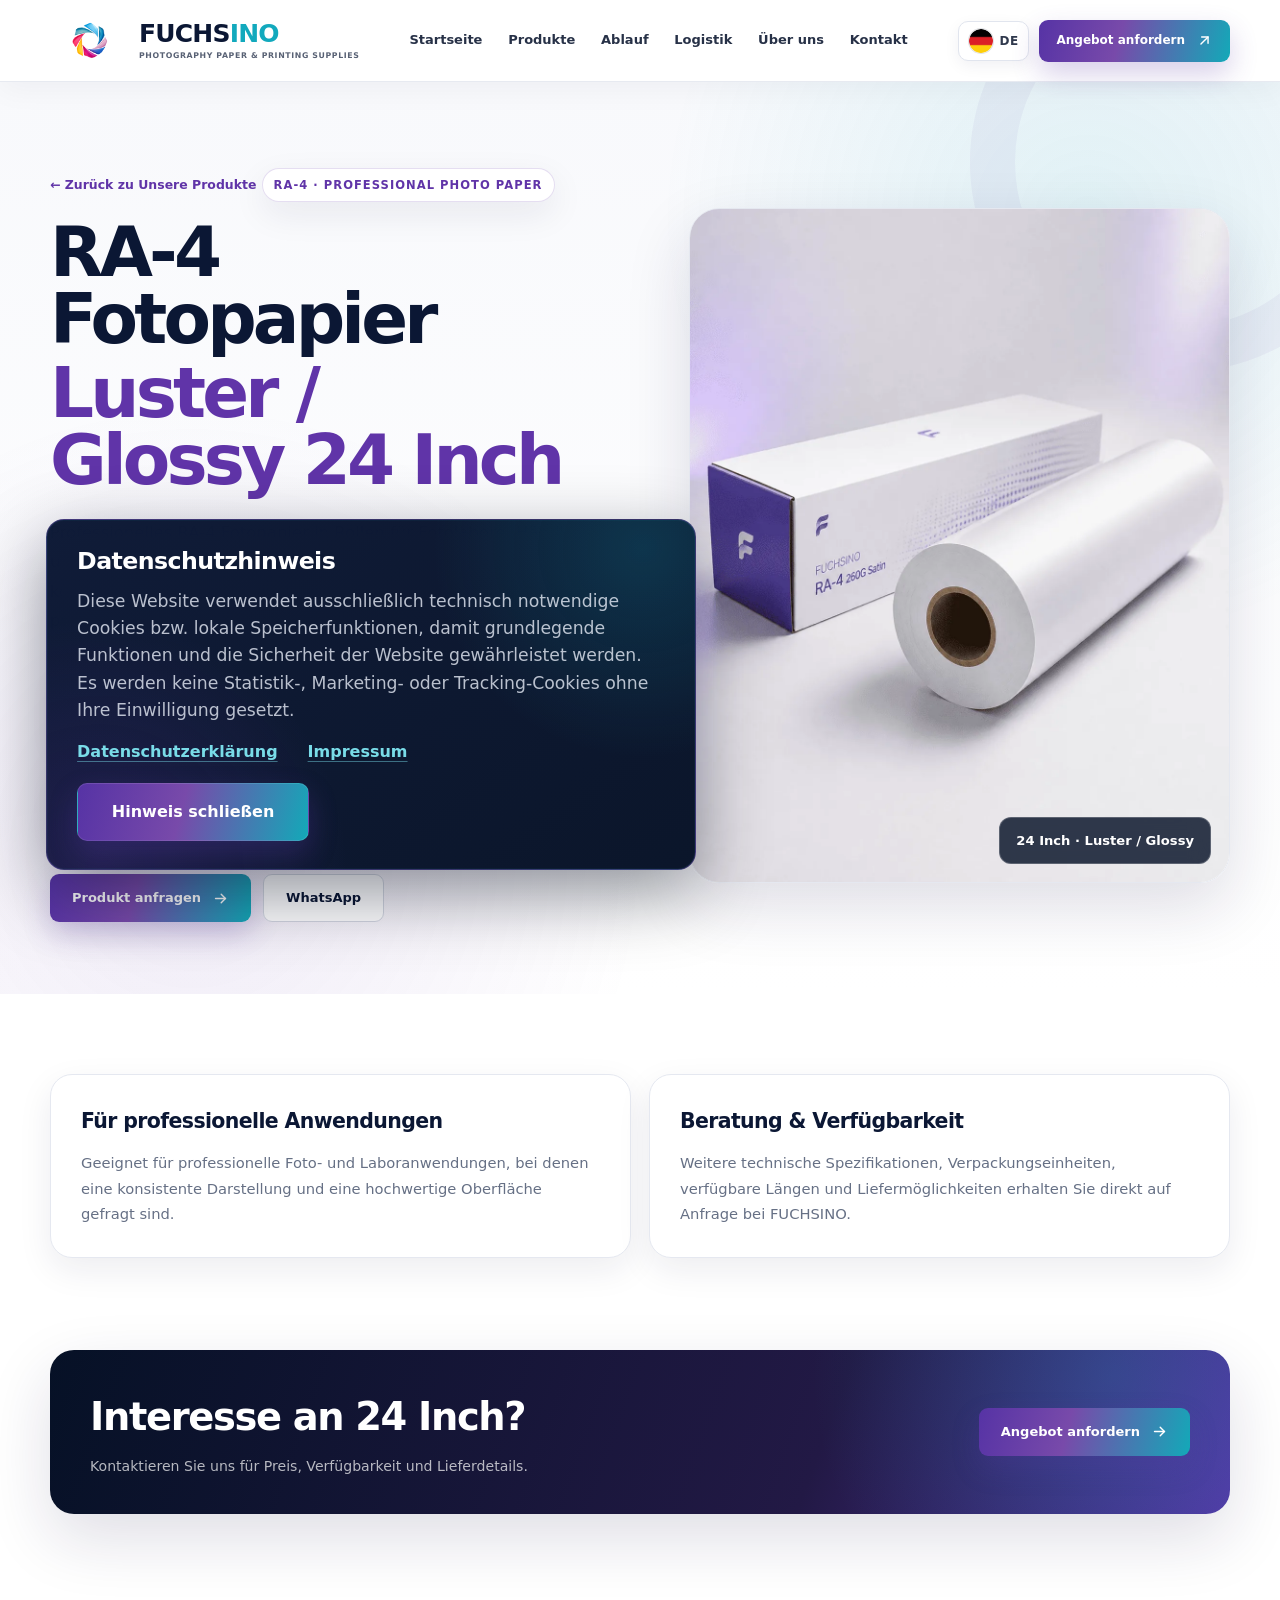
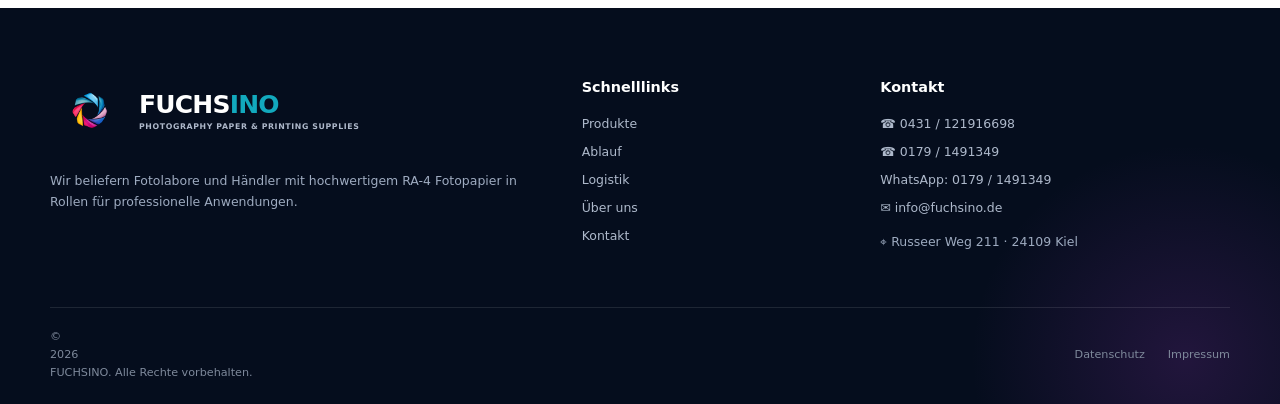
<file: product-24-inch.html>
<!DOCTYPE html>

<html lang="de"><head>
<meta charset="utf-8"/>
<meta content="width=device-width, initial-scale=1, viewport-fit=cover" name="viewport"/>
<title>RA-4 Fotopapier Luster / Glossy 24 Inch | FUCHSINO</title>
<meta content="RA-4 Fotopapier Luster / Glossy 24 Inch für professionelle Fotolabore und Händler. Produktinformationen, Verfügbarkeit und Anfrage bei FUCHSINO." name="description"/>
<meta content="index,follow,max-image-preview:large,max-snippet:-1,max-video-preview:-1" name="robots"/>
<meta content="FUCHSINO" name="author"/>
<meta content="FUCHSINO" name="application-name"/>
<meta content="#081429" name="theme-color"/><link href="https://fuchsino.de/product-24-inch.html" rel="canonical"/>
<link href="favicon.ico?v=2" rel="icon" sizes="any"/>
<link href="favicon-32x32.png?v=2" rel="icon" sizes="32x32" type="image/png"/>
<link href="apple-touch-icon.png?v=2" rel="apple-touch-icon" sizes="180x180"/>
<link href="site.webmanifest" rel="manifest"/>
<meta content="website" property="og:type"/>
<meta content="de_DE" property="og:locale"/>
<meta content="FUCHSINO" property="og:site_name"/>
<meta content="RA-4 Fotopapier Luster / Glossy 24 Inch | FUCHSINO" property="og:title"/>
<meta content="RA-4 Fotopapier Luster / Glossy 24 Inch für professionelle Fotolabore und Händler. Produktinformationen, Verfügbarkeit und Anfrage bei FUCHSINO." property="og:description"/>
<meta content="https://fuchsino.de/product-24-inch.html" property="og:url"/>
<meta content="https://fuchsino.de/assets/images/Unsere.3.webp" property="og:image"/>
<meta content="1672" property="og:image:width"/>
<meta content="941" property="og:image:height"/>
<meta content="RA-4 Fotopapier Luster / Glossy 24 Inch" property="og:image:alt"/>
<meta content="summary_large_image" name="twitter:card"/>
<meta content="RA-4 Fotopapier Luster / Glossy 24 Inch | FUCHSINO" name="twitter:title"/>
<meta content="RA-4 Fotopapier Luster / Glossy 24 Inch für professionelle Fotolabore und Händler. Produktinformationen, Verfügbarkeit und Anfrage bei FUCHSINO." name="twitter:description"/>
<meta content="https://fuchsino.de/assets/images/Unsere.3.webp" name="twitter:image"/>
<script type="application/ld+json">{
  "@context": "https://schema.org",
  "@graph": [
    {
      "@type": "Organization",
      "@id": "https://fuchsino.de/#organization",
      "name": "FUCHSINO",
      "url": "https://fuchsino.de/",
      "logo": {
        "@type": "ImageObject",
        "url": "https://fuchsino.de/logo.png",
        "width": 1024,
        "height": 1024
      },
      "description": "Anbieter von professionellem RA-4 Fotopapier in Rollen für Fotolabore und Händler mit internationaler Logistik.",
      "email": "info@fuchsino.de",
      "telephone": "+49 179 1491349",
      "address": {
        "@type": "PostalAddress",
        "streetAddress": "Russeer Weg 211",
        "postalCode": "24109",
        "addressLocality": "Kiel",
        "addressCountry": "DE"
      },
      "contactPoint": [
        {
          "@type": "ContactPoint",
          "telephone": "+49 431 121916698",
          "contactType": "customer service",
          "email": "info@fuchsino.de",
          "availableLanguage": [
            "de",
            "en"
          ]
        },
        {
          "@type": "ContactPoint",
          "telephone": "+49 179 1491349",
          "contactType": "sales",
          "email": "info@fuchsino.de",
          "availableLanguage": [
            "de",
            "en"
          ]
        }
      ],
      "areaServed": [
        "DE",
        "IQ",
        "Middle East"
      ]
    },
    {
      "@type": "WebSite",
      "@id": "https://fuchsino.de/#website",
      "url": "https://fuchsino.de/",
      "name": "FUCHSINO",
      "publisher": {
        "@id": "https://fuchsino.de/#organization"
      },
      "inLanguage": [
        "de-DE",
        "en"
      ]
    },
    {
      "@type": "WebPage",
      "@id": "https://fuchsino.de/#webpage",
      "url": "https://fuchsino.de/product-24-inch.html",
      "name": "RA-4 Fotopapier Luster / Glossy 24 Inch | FUCHSINO",
      "isPartOf": {
        "@id": "https://fuchsino.de/#website"
      },
      "about": {
        "@id": "https://fuchsino.de/#organization"
      },
      "description": "RA-4 Fotopapier Luster / Glossy 24 Inch für professionelle Fotolabore und Händler. Produktinformationen, Verfügbarkeit und Anfrage bei FUCHSINO.",
      "inLanguage": "de-DE"
    }
  ]
}</script>
<link as="image" fetchpriority="high" href="hero-1-ra4-paper-mobile.webp" media="(max-width: 620px)" rel="preload" type="image/webp"/>
<link as="image" fetchpriority="high" href="hero-1-ra4-paper.webp" media="(min-width: 621px)" rel="preload" type="image/webp"/>
<style>
    :root {
      --ink: #0b1734;
      --muted: #667085;
      --line: #e5e8f0;
      --surface: #ffffff;
      --soft: #f7f8fc;
      --soft-purple: #f6f2fb;
      --purple: #6034a8;
      --purple-deep: #432276;
      --magenta: #b23d91;
      --cyan: #12a9bd;
      --orange: #f19b3b;
      --navy: #061126;
      --navy-soft: #101b34;
      --shadow-sm: 0 12px 34px rgba(25, 24, 69, .08);
      --shadow-md: 0 24px 65px rgba(25, 24, 69, .14);
      --radius-sm: 14px;
      --radius-md: 22px;
      --radius-lg: 32px;
      --max: 1180px;
    }

    * { box-sizing: border-box; }
    html { scroll-behavior: smooth; scroll-padding-top: 86px; }
    body {
      margin: 0;
      min-width: 320px;
      color: var(--ink);
      background: #fff;
      font-family: Inter, ui-sans-serif, system-ui, -apple-system, BlinkMacSystemFont, "Segoe UI", sans-serif;
      line-height: 1.6;
      -webkit-font-smoothing: antialiased;
      overflow-x: hidden;
    }
    body.menu-open { overflow: hidden; }
    img, svg { display: block; max-width: 100%; }
    a { color: inherit; text-decoration: none; }
    button, input, select, textarea { font: inherit; }
    button, a { -webkit-tap-highlight-color: transparent; }
    :focus-visible { outline: 3px solid rgba(18,169,189,.45); outline-offset: 3px; }
    .container { width: min(calc(100% - 44px), var(--max)); margin-inline: auto; }
    .skip-link { position: fixed; left: 16px; top: -80px; z-index: 999; padding: 11px 16px; border-radius: 10px; color: #fff; background: var(--purple); transition: top .2s; }
    .skip-link:focus { top: 14px; }

    .site-header {
      position: fixed;
      inset: 0 0 auto;
      z-index: 100;
      height: 82px;
      display: flex;
      align-items: center;
      background: #fff;
      border-bottom: 1px solid rgba(229,232,240,.9);
      box-shadow: 0 8px 30px rgba(21,23,57,.045);
      transition: background-color .35s ease, border-color .35s ease, box-shadow .35s ease, transform .35s ease;
    }
    .site-header.is-scrolled {
      background: #fff;
      border-bottom-color: rgba(218,222,233,.96);
      box-shadow: 0 12px 38px rgba(21,23,57,.095);
    }
    .nav-shell {
      display: grid;
      grid-template-columns: auto minmax(0,1fr) auto;
      align-items: center;
      gap: clamp(18px,2.4vw,36px);
    }
    .brand { display: inline-flex; align-items: center; gap: 11px; flex: 0 0 auto; }
    .brand-logo { display: block; width: auto; height: 78px; max-width: 290px; object-fit: contain; transition: transform .45s cubic-bezier(.22,1,.36,1); }
    .brand:hover .brand-logo { transform: scale(1.035); }
    .brand-copy { display: grid; line-height: 1; }
    .brand-copy strong { font-size: 25px; letter-spacing: -.8px; }
    .brand-copy strong span { color: var(--cyan); }
    .brand-copy small { margin-top: 6px; color: #586174; font-size: 7.8px; font-weight: 700; letter-spacing: .08em; }
    .main-nav {
      min-width: 0;
      display: flex;
      align-items: center;
      justify-content: center;
      justify-self: center;
      gap: clamp(15px,1.7vw,27px);
      margin: 0;
    }
    .main-nav a {
      position: relative;
      min-height: 82px;
      display: inline-flex;
      align-items: center;
      padding: 0 2px;
      color: #273147;
      font-size: 13px;
      font-weight: 650;
      white-space: nowrap;
      transition: color .28s ease, transform .28s ease;
    }
    .main-nav a::after { content: ""; position: absolute; left: 2px; right: calc(100% - 2px); bottom: 17px; height: 2px; border-radius: 999px; background: linear-gradient(90deg,var(--purple),var(--magenta),var(--cyan)); transition: right .22s ease; }
    .main-nav a:hover, .main-nav a.active { color: var(--purple); }
    .main-nav a:hover { transform: translateY(-1px); }
    .main-nav a:hover::after, .main-nav a.active::after { right: 2px; }
    .nav-actions { display: flex; align-items: center; justify-self: end; gap: 10px; }
    .lang-btn { min-height: 40px; display:inline-flex; align-items:center; justify-content:center; padding: 0 11px; border: 1px solid var(--line); border-radius: 9px; color: #30394d; background: #fff; font-size: 12px; font-weight:800; transition:.2s; }
    .lang-btn:hover { color: var(--purple); border-color: rgba(96,52,168,.35); background:#f8f5fc; }
    .main-nav .lang-mobile { display:none; font-weight:850; color:var(--purple); }
    .menu-toggle { display: none; width: 44px; height: 44px; margin-left: auto; padding: 0; border: 1px solid var(--line); border-radius: 11px; background: #fff; cursor: pointer; }
    .menu-toggle span { display: block; width: 23px; height: 2px; margin: 5px auto; border-radius: 2px; background: var(--ink); transition: transform .2s, opacity .2s; }
    .menu-toggle[aria-expanded="true"] span:nth-child(1) { transform: translateY(7px) rotate(45deg); }
    .menu-toggle[aria-expanded="true"] span:nth-child(2) { opacity: 0; }
    .menu-toggle[aria-expanded="true"] span:nth-child(3) { transform: translateY(-7px) rotate(-45deg); }

    .btn { display: inline-flex; align-items: center; justify-content: center; gap: 11px; min-height: 48px; padding: 0 22px; border: 0; border-radius: 9px; font-size: 13px; font-weight: 750; cursor: pointer; transition: transform .32s cubic-bezier(.22,1,.36,1), box-shadow .32s ease, background .32s ease, border-color .32s ease; }
    .arrow-icon { flex: 0 0 auto; width: 17px; height: 17px; fill: none; stroke: currentColor; stroke-width: 2; stroke-linecap: round; stroke-linejoin: round; }
    .btn:hover { transform: translateY(-3px); }
    .btn:active { transform: translateY(-1px) scale(.99); }
    .btn .arrow-icon, .product-card a .arrow-icon { transition: transform .3s cubic-bezier(.22,1,.36,1); }
    .btn:hover .arrow-icon, .product-card a:hover .arrow-icon { transform: translateX(4px); }
    .btn-primary { color: #fff; background: linear-gradient(105deg, #5633a5, #784aaa 42%, #13a9b8); box-shadow: 0 12px 28px rgba(87,56,164,.24); }
    .btn-primary:hover { box-shadow: 0 17px 35px rgba(87,56,164,.32); }
    .btn-secondary { color: var(--ink); border: 1px solid #d2d6e1; background: rgba(255,255,255,.9); }
    .btn-outline { color: var(--purple); border: 1px solid rgba(96,52,168,.42); background: #fff; }
    .btn-small { min-height: 42px; padding-inline: 17px; font-size: 12px; }

    /* Hero */
    .hero-slider { position: relative; min-height: 820px; overflow: hidden; color: #fff; background: var(--navy); isolation: isolate; }
    .hero-track, .hero-slide, .hero-media { position: absolute; inset: 0; }
    .hero-slide { --accent: var(--cyan); opacity: 0; visibility: hidden; pointer-events: none; transform: scale(1.025); transition: opacity .75s ease, visibility .75s ease, transform 5.5s ease; }
    .hero-slide:nth-child(2) { --accent: var(--magenta); }
    .hero-slide:nth-child(3) { --accent: var(--orange); }
    .hero-slide.is-active { opacity: 1; visibility: visible; pointer-events: auto; transform: scale(1); z-index: 2; }
    .hero-media { z-index: -3; }
    .hero-media picture { display: block; width: 100%; height: 100%; }
    .hero-media img { width: 100%; height: 100%; object-fit: cover; object-position: center; }
    .hero-slide::before { content: ""; position: absolute; inset: 0; z-index: -2; background: linear-gradient(90deg, rgba(4,10,26,.96) 0%, rgba(7,17,39,.91) 37%, rgba(9,20,43,.57) 61%, rgba(9,20,43,.12) 100%), linear-gradient(180deg, rgba(4,10,26,.18), rgba(4,10,26,.12) 48%, rgba(4,10,26,.68)); }
    .hero-slide::after { content: ""; position: absolute; inset: 0; z-index: -1; opacity: .13; background-image: linear-gradient(rgba(255,255,255,.05) 1px, transparent 1px), linear-gradient(90deg,rgba(255,255,255,.05) 1px,transparent 1px); background-size: 64px 64px; mask-image: linear-gradient(90deg,#000,transparent 78%); }
    .hero-inner { position: relative; z-index: 3; min-height: 820px; display: flex; align-items: center; padding-top: 145px; padding-bottom: 145px; }
    .hero-content { width: min(100%, 780px); }
    .hero-slide .hero-kicker,
    .hero-slide .hero-title,
    .hero-slide .hero-copy,
    .hero-slide .hero-meta,
    .hero-slide .hero-actions {
      opacity: 0;
      transform: translateY(24px);
      transition: opacity .72s ease, transform .72s cubic-bezier(.22,1,.36,1);
    }
    body.is-ready .hero-slide.is-active .hero-kicker,
    body.is-ready .hero-slide.is-active .hero-title,
    body.is-ready .hero-slide.is-active .hero-copy,
    body.is-ready .hero-slide.is-active .hero-meta,
    body.is-ready .hero-slide.is-active .hero-actions { opacity: 1; transform: none; }
    body.is-ready .hero-slide.is-active .hero-kicker { transition-delay: .10s; }
    body.is-ready .hero-slide.is-active .hero-title { transition-delay: .18s; }
    body.is-ready .hero-slide.is-active .hero-copy { transition-delay: .28s; }
    body.is-ready .hero-slide.is-active .hero-meta { transition-delay: .38s; }
    body.is-ready .hero-slide.is-active .hero-actions { transition-delay: .48s; }
    .hero-kicker { display: inline-flex; align-items: center; gap: 12px; margin: 0 0 20px; color: #fff; font-size: .78rem; font-weight: 850; letter-spacing: .14em; text-transform: uppercase; }
    .hero-kicker::before { content: ""; width: 48px; height: 3px; border-radius: 999px; background: var(--accent); box-shadow: 0 0 22px color-mix(in srgb, var(--accent) 60%, transparent); }
    .hero-title { margin: 0; max-width: 900px; font-size: clamp(3.1rem,6vw,6.4rem); line-height: .93; letter-spacing: -.06em; text-wrap: balance; }
    .hero-title.long { font-size: clamp(2.9rem,5.5vw,5.8rem); }
    .hero-title span { display: block; color: var(--accent); }
    .hero-copy { max-width: 680px; margin: 25px 0 0; color: rgba(255,255,255,.82); font-size: clamp(1rem,1.45vw,1.17rem); line-height: 1.72; }
    .hero-meta { display: flex; flex-wrap: wrap; gap: 10px 22px; max-width: 800px; margin-top: 27px; }
    .hero-meta span { display: inline-flex; align-items: center; gap: 8px; color: rgba(255,255,255,.82); font-size: .88rem; font-weight: 650; }
    .hero-meta span::before { content: "✓"; display: grid; place-items: center; flex: 0 0 21px; width: 21px; height: 21px; border-radius: 50%; color: #fff; background: var(--accent); font-size: .68rem; font-weight: 900; }
    .hero-actions { display: flex; flex-wrap: wrap; gap: 12px; margin-top: 31px; }
    .hero-slider .btn-primary { background: var(--accent); box-shadow: 0 14px 32px color-mix(in srgb, var(--accent) 28%, transparent); }
    .hero-slider .btn-secondary { color: #fff; border-color: rgba(255,255,255,.34); background: rgba(7,17,39,.38); }
    .hero-controls { position: absolute; z-index: 20; left: 50%; bottom: 22px; width: min(calc(100% - 44px), var(--max)); min-height: 86px; transform: translateX(-50%); display: flex; align-items: flex-end; justify-content: space-between; gap: 22px; padding-top: 22px; border-top: 1px solid rgba(255,255,255,.12); pointer-events: none; }
    .hero-dots, .hero-nav { display: flex; align-items: center; pointer-events: auto; }
    .hero-dots { gap: 11px; padding-bottom: 28px; }
    .hero-dot { position: relative; width: 66px; height: 5px; padding: 0; border: 0; overflow: hidden; background: rgba(255,255,255,.28); cursor: pointer; }
    .hero-dot::after { content: ""; position: absolute; inset: 0; background: #fff; transform: scaleX(0); transform-origin: left; }
    .hero-dot.is-active::after { animation: heroProgress 5s linear forwards; }
    .hero-nav { gap: 9px; margin-left: auto; }
    .hero-arrow { display: grid; place-items: center; width: 58px; height: 58px; padding: 0; border: 1px solid rgba(255,255,255,.22); color: #fff; background: rgba(7,17,39,.4); cursor: pointer; transition: .2s; }
    .hero-arrow svg { width: 25px; height: 25px; fill: none; stroke: currentColor; stroke-width: 2; stroke-linecap: round; stroke-linejoin: round; }
    .hero-arrow:hover { border-color: var(--cyan); background: var(--cyan); }
    .hero-count { position: absolute; left: 0; bottom: 0; color: rgba(255,255,255,.54); font-size: .7rem; font-weight: 800; letter-spacing: .14em; }
    .hero-count strong { color: #fff; font-size: .84rem; }
    @keyframes heroProgress { to { transform: scaleX(1); } }

    /* Shared section styles */
    section { position: relative; }
    .section-shell { padding: 96px 0; }
    .section-kicker { display: inline-flex; align-items: center; gap: 10px; margin: 0 0 12px; color: var(--purple); font-size: .73rem; font-weight: 850; letter-spacing: .13em; text-transform: uppercase; }
    .section-kicker::before { content: ""; width: 34px; height: 2px; border-radius: 99px; background: linear-gradient(90deg,var(--purple),var(--magenta)); }
    .section-kicker.centered { justify-content: center; }
    .section-kicker.centered::before { display: none; }
    .section-title { margin: 0; max-width: 800px; font-size: clamp(2.2rem,4vw,4.15rem); line-height: 1.03; letter-spacing: -.05em; text-wrap: balance; }
    .section-intro { max-width: 720px; margin: 18px 0 0; color: var(--muted); font-size: 1rem; line-height: 1.76; }
    .section-head { max-width: 800px; margin: 0 auto 42px; text-align: center; }
    .section-head .section-intro { margin-inline: auto; }

    /* Value strip */
    .feature-strip { z-index: 5; margin-top: 0; padding: 0 0 86px; background: #fff; }
    .feature-grid { display: grid; grid-template-columns: repeat(3,1fr); gap: 18px; }
    .feature-card { position: relative; min-height: 165px; padding: 27px; border: 1px solid rgba(229,232,240,.9); border-radius: var(--radius-md); background: #fff; box-shadow: var(--shadow-sm); overflow: hidden; transition: transform .25s, box-shadow .25s, border-color .25s; }
    .feature-card::after { content: ""; position: absolute; width: 130px; height: 130px; right: -72px; bottom: -78px; border-radius: 50%; background: rgba(96,52,168,.08); transition: transform .3s; }
    .feature-card:nth-child(2)::after { background: rgba(18,169,189,.10); }
    .feature-card:nth-child(3)::after { background: rgba(178,61,145,.09); }
    .feature-card:hover { transform: translateY(-6px); border-color: rgba(96,52,168,.25); box-shadow: var(--shadow-md); }
    .feature-card:hover::after { transform: scale(1.3); }
    .icon-orb { width: 54px; height: 54px; display: grid; place-items: center; margin-bottom: 21px; border-radius: 16px; background: linear-gradient(135deg,#5c3cad,#c4388d 60%,#12a8b6); box-shadow: 0 10px 23px rgba(102,54,164,.22); }
    .icon-orb svg { width: 28px; height: 28px; fill: none; stroke: #fff; stroke-width: 1.6; stroke-linecap: round; stroke-linejoin: round; }
    .feature-card h2 { margin: 0 0 8px; font-size: 1.18rem; letter-spacing: -.025em; }
    .feature-card p { margin: 0; color: var(--muted); font-size: .9rem; line-height: 1.65; }

    /* About — inspired by the compact Über-uns/contact layout */
    .about-section {
      padding: 76px 0 86px;
      background: linear-gradient(180deg,#fbfaf8,#f7f3ec);
    }
    .about-panel {
      display: grid;
      grid-template-columns: minmax(0,1.62fr) minmax(300px,.68fr);
      min-height: 338px;
      overflow: hidden;
      border: 1px solid #e9e1d5;
      border-radius: 5px;
      background: #fff;
      box-shadow: 0 24px 62px rgba(66,50,31,.10);
    }
    .about-story {
      position: relative;
      display: flex;
      align-items: center;
      min-width: 0;
      padding: clamp(31px,4.2vw,49px);
      isolation: isolate;
      background: #eee8de;
    }
    .about-story::before {
      content: "";
      position: absolute;
      inset: 0;
      z-index: -3;
      background: url("uber.webp") center / cover no-repeat;
    }
    .about-story::after {
      content: "";
      position: absolute;
      inset: 0;
      z-index: -2;
      background: linear-gradient(90deg,rgba(255,250,241,.95) 0%,rgba(255,250,241,.88) 49%,rgba(255,250,241,.62) 100%);
    }
    .about-story-content { max-width: 610px; }
    .about-eyebrow {
      margin: 0 0 15px;
      color: #241c2e;
      font-family: Georgia,"Times New Roman",serif;
      font-size: .86rem;
      font-weight: 800;
      letter-spacing: .055em;
      text-transform: uppercase;
    }
    .about-heading {
      margin: 0 0 18px;
      color: #251d2e;
      font-family: Georgia,"Times New Roman",serif;
      font-size: clamp(1.55rem,2.55vw,2.25rem);
      line-height: 1.08;
      letter-spacing: -.025em;
    }
    .about-story p:not(.about-eyebrow) {
      max-width: 585px;
      margin: 0 0 13px;
      color: #4f4954;
      font-size: .86rem;
      line-height: 1.66;
    }
    .about-branding { display: inline-flex; align-items: center; gap: 12px; margin-top: 14px; }
    .about-logo { display: block; width: auto; height: 68px; max-width: 250px; object-fit: contain; }
    .about-wordmark { display: inline-block; color: var(--purple); font-size: 1.4rem; font-weight: 850; letter-spacing: -.045em; }
    .about-wordmark span { color: var(--cyan); }
    .about-contact-box {
      display: flex;
      flex-direction: column;
      justify-content: center;
      padding: clamp(29px,3.4vw,42px) clamp(25px,3vw,37px);
      border-left: 1px solid #e9e1d5;
      background: rgba(255,255,255,.97);
    }
    .about-contact-box h3 {
      margin: 0 0 20px;
      color: #251d2e;
      font-family: Georgia,"Times New Roman",serif;
      font-size: 1.2rem;
      letter-spacing: .025em;
      text-transform: uppercase;
    }
    .about-contact-list { display: grid; gap: 12px; margin-bottom: 21px; }
    .about-contact-item {
      display: flex;
      align-items: center;
      gap: 11px;
      color: #4b4650;
      font-size: .82rem;
      font-weight: 650;
    }
    .about-contact-item svg {
      flex: 0 0 17px;
      width: 17px;
      height: 17px;
      fill: none;
      stroke: currentColor;
      stroke-width: 1.8;
      stroke-linecap: round;
      stroke-linejoin: round;
    }
    .about-contact-cta {
      width: max-content;
      min-width: 172px;
      min-height: 43px;
      border-radius: 7px;
      color: #fff;
      background: linear-gradient(105deg,var(--purple),var(--magenta) 56%,var(--cyan));
      box-shadow: 0 12px 25px rgba(96,52,168,.22);
    }

    /* Products */
    .products-section { padding: 100px 0 46px; background: linear-gradient(180deg,#f8f9fc,#fff); }
    .product-grid { display: grid; grid-template-columns: repeat(3,1fr); gap: 18px; }
    .product-card { position: relative; display: flex; flex-direction: column; min-width: 0; padding: 13px 13px 19px; border: 1px solid var(--line); border-radius: var(--radius-md); background: #fff; box-shadow: 0 11px 28px rgba(30,27,74,.055); overflow: hidden; transition: transform .25s, box-shadow .25s, border-color .25s; }
    .product-card:hover { transform: translateY(-7px); border-color: rgba(96,52,168,.28); box-shadow: var(--shadow-md); }
    .product-card::before { content: "B2B"; position: absolute; z-index: 3; top: 23px; left: 23px; padding: 5px 9px; border-radius: 999px; color: #fff; background: rgba(6,17,38,.72); font-size: .62rem; font-weight: 850; letter-spacing: .1em; }
    .product-img { height: 225px; overflow: hidden; border-radius: 16px; background: linear-gradient(145deg,#f2f3f7,#fff); }
    .product-img img { width: 100%; height: 100%; object-fit: cover; transition: transform .45s ease; }
    .product-card:hover .product-img img { transform: scale(1.045); }
    .product-card h3 { margin: 17px 5px 11px; font-size: 1.03rem; letter-spacing: -.02em; }
    .product-card p { display: flex; align-items: center; gap: 8px; margin: 5px; color: #596174; font-size: .78rem; }
    .product-card p span { color: var(--purple); font-weight: 900; }
    .product-card a { display: inline-flex; align-items: center; gap: 7px; width: max-content; margin: auto 5px 0; padding-top: 17px; color: var(--purple); font-size: .78rem; font-weight: 800; }
    .products-cta { margin-top: 31px; text-align: center; }

    /* Process */
    .process-section { padding: 95px 0; color: #fff; background: radial-gradient(circle at 90% 10%,rgba(178,61,145,.22),transparent 28%), radial-gradient(circle at 8% 88%,rgba(18,169,189,.17),transparent 30%), var(--navy); }
    .process-section .section-kicker { color: #d7c8f3; }
    .process-section .section-title { max-width: 760px; }
    .process-section .section-intro { color: rgba(255,255,255,.66); }
    .process-grid { display: grid; grid-template-columns: repeat(4,1fr); gap: 14px; margin-top: 43px; }
    .process-card { position: relative; min-height: 245px; padding: 27px 24px; border: 1px solid rgba(255,255,255,.11); border-radius: var(--radius-md); background: rgba(255,255,255,.055); transition: transform .38s cubic-bezier(.22,1,.36,1), border-color .38s ease, background .38s ease; }
    .process-card:hover { transform: translateY(-6px); border-color: rgba(255,255,255,.22); background: rgba(255,255,255,.085); }
    .process-step { transition: transform .38s cubic-bezier(.22,1,.36,1); }
    .process-card:hover .process-step { transform: rotate(-4deg) scale(1.06); }
    .process-card::after { content: ""; position: absolute; top: 48px; left: calc(100% + 5px); width: 18px; height: 1px; background: rgba(255,255,255,.25); }
    .process-card:last-child::after { display: none; }
    .process-step { display: grid; place-items: center; width: 45px; height: 45px; border-radius: 13px; background: linear-gradient(135deg,var(--purple),var(--magenta)); font-weight: 900; }
    .process-card:nth-child(even) .process-step { background: linear-gradient(135deg,var(--cyan),#4e78c9); }
    .process-card h3 { margin: 20px 0 8px; font-size: 1.08rem; }
    .process-card p { margin: 0; color: rgba(255,255,255,.66); font-size: .88rem; line-height: 1.65; }

    /* Logistics */
    .logistics-section { padding: 100px 0; background: radial-gradient(circle at 86% 16%,rgba(38,170,188,.09),transparent 31%), radial-gradient(circle at 13% 78%,rgba(110,56,173,.09),transparent 30%), #f8f9fc; }
    .logistics-grid { display: grid; grid-template-columns: 1.35fr .82fr .82fr; gap: 18px; }
    .logistics-card { position: relative; min-height: 380px; overflow: hidden; border-radius: var(--radius-md); background: #dfe3eb; box-shadow: var(--shadow-sm); transition: transform .42s cubic-bezier(.22,1,.36,1), box-shadow .42s ease; }
    .logistics-card:hover { transform: translateY(-5px); box-shadow: var(--shadow-md); }
    .logistics-card img { width: 100%; height: 100%; object-fit: cover; transition: transform .65s ease; }
    .logistics-card:hover img { transform: scale(1.045); }
    .logistics-card:nth-child(1) img { object-position: center 50%; }
    .logistics-card:nth-child(2) img { object-position: center 54%; }
    .logistics-card:nth-child(3) img { object-position: center 58%; }
    .logistics-caption { position: absolute; left: 15px; right: 15px; bottom: 15px; padding: 16px 17px; color: #fff; border: 1px solid rgba(255,255,255,.2); border-radius: 14px; background: linear-gradient(135deg,rgba(6,17,38,.86),rgba(63,39,105,.75)); transition: transform .42s cubic-bezier(.22,1,.36,1), background .42s ease; }
    .logistics-card:hover .logistics-caption { transform: translateY(-4px); background: linear-gradient(135deg,rgba(6,17,38,.92),rgba(63,39,105,.84)); }
    .logistics-caption strong { display: block; margin-bottom: 5px; font-size: .92rem; }
    .logistics-caption span { color: rgba(255,255,255,.72); font-size: .75rem; line-height: 1.48; }

    /* Quality */
    .quality-band { padding: 0 0 84px; background: #f8f9fc; }
    .quality-grid { display: grid; grid-template-columns: repeat(3,1fr); overflow: hidden; border: 1px solid rgba(255,255,255,.15); border-radius: var(--radius-md); color: #fff; background: linear-gradient(100deg,var(--purple),var(--magenta) 55%,var(--cyan)); box-shadow: var(--shadow-md); }
    .quality-grid div { position: relative; padding: 27px 30px; }
    .quality-grid div + div { border-left: 1px solid rgba(255,255,255,.18); }
    .quality-grid strong { display: block; margin-bottom: 4px; font-size: .92rem; }
    .quality-grid span { color: rgba(255,255,255,.76); font-size: .78rem; }

    /* Contact */
    .contact-section { padding: 100px 0; background: #fff; }
    .contact-panel { position: relative; overflow: hidden; display: grid; grid-template-columns: .9fr 1.1fr; gap: 58px; padding: clamp(31px,5vw,62px); border-radius: var(--radius-lg); color: #fff; background: radial-gradient(circle at 8% 5%,rgba(18,169,189,.26),transparent 32%), radial-gradient(circle at 92% 92%,rgba(178,61,145,.27),transparent 36%), var(--navy); box-shadow: var(--shadow-md); }
    .contact-panel::after { content: ""; position: absolute; width: 340px; height: 340px; right: -175px; top: -190px; border: 48px solid rgba(255,255,255,.06); border-radius: 50%; }
    .contact-copy, .contact-form { position: relative; z-index: 2; }
    .contact-copy .section-kicker { color: #d8cafa; }
    .contact-copy .section-title { font-size: clamp(2.25rem,4.1vw,4.3rem); }
    .contact-copy .section-intro { color: rgba(255,255,255,.68); }
    .contact-details { display: grid; gap: 11px; margin-top: 31px; }
    .contact-detail { display: flex; align-items: center; gap: 11px; color: rgba(255,255,255,.79); font-size: .88rem; }
    .contact-detail i { display: grid; place-items: center; flex: 0 0 36px; width: 36px; height: 36px; border-radius: 10px; color: #fff; background: rgba(255,255,255,.1); font-style: normal; }
    .contact-form { display: grid; gap: 13px; padding: 25px; border: 1px solid rgba(255,255,255,.12); border-radius: var(--radius-md); background: rgba(255,255,255,.07); }
    .form-row { display: grid; grid-template-columns: 1fr 1fr; gap: 13px; }
    .contact-form label { display: grid; gap: 6px; color: rgba(255,255,255,.78); font-size: .73rem; font-weight: 700; }
    .contact-form input, .contact-form select, .contact-form textarea { width: 100%; border: 1px solid rgba(255,255,255,.14); border-radius: 10px; padding: 12px 13px; color: #fff; background: rgba(255,255,255,.08); outline: none; }
    .contact-form input::placeholder, .contact-form textarea::placeholder { color: rgba(255,255,255,.4); }
    .contact-form select option { color: var(--ink); background: #fff; }
    .contact-form input:focus, .contact-form select:focus, .contact-form textarea:focus { border-color: var(--cyan); box-shadow: 0 0 0 4px rgba(18,169,189,.12); }
    .contact-form textarea { min-height: 120px; resize: vertical; }
    .form-note { margin: 0; color: rgba(255,255,255,.48); font-size: .66rem; text-align: center; }

    /* Footer */
    .site-footer { position: relative; overflow: hidden; padding: 64px 0 22px; color: #fff; background: #050d1d; }
    .footer-glow { position: absolute; right: -130px; bottom: -180px; width: 450px; height: 450px; border-radius: 50%; background: radial-gradient(circle,rgba(108,43,141,.28),transparent 67%); }
    .footer-grid { position: relative; display: grid; grid-template-columns: 1.25fr .65fr .9fr; gap: 46px; }
    .brand-light .brand-copy strong { color: #fff; }
    .brand-light .brand-copy small { color: #aeb8ca; }
    .footer-brand p, .footer-grid > div > p { color: #9eabc0; font-size: .78rem; line-height: 1.7; }
    .footer-grid h3 { margin: 4px 0 15px; font-size: .9rem; }
    .footer-grid > div:not(:first-child) > a { display: block; width: max-content; margin: 8px 0; color: #aeb9cb; font-size: .78rem; transition: .2s; }
    .footer-grid > div:not(:first-child) > a:hover { color: #fff; transform: translateX(3px); }
    .footer-bottom { position: relative; display: flex; align-items: center; justify-content: space-between; gap: 20px; margin-top: 43px; padding-top: 20px; border-top: 1px solid rgba(255,255,255,.1); color: #7e899b; font-size: .7rem; }
    .footer-bottom span:last-child { display: flex; gap: 23px; }

    .reveal {
      opacity: 0;
      transform: translateY(30px) scale(.985);
      transition: opacity .76s ease, transform .76s cubic-bezier(.22,1,.36,1);
      transition-delay: var(--reveal-delay, 0ms);
      will-change: opacity, transform;
    }
    .reveal.visible { opacity: 1; transform: none; }
    .reveal.visible:hover { transition-delay: 0ms; }

    @media (max-width: 1180px) {
      .nav-shell { gap: 18px; }
      .brand-logo { height: 68px; }
      .brand-copy strong { font-size: 22px; }
      .brand-copy small { font-size: 7px; }
      .main-nav { gap: 14px; }
      .main-nav a { font-size: 12px; }
      .nav-actions .btn { min-height: 40px; padding-inline: 14px; font-size: 11px; }
    }

    @media (max-width: 1020px) {
      /* Keep the desktop language control visible on phones/tablets too. */
      .main-nav .lang-mobile { display:none; }
      .nav-shell { grid-template-columns: auto minmax(0,1fr) auto; }
      .main-nav { justify-self: end; }
      .nav-actions { display: flex; }
      .nav-actions .btn { display: none; }
      .product-grid { grid-template-columns: repeat(2,1fr); }
      .process-grid { grid-template-columns: repeat(2,1fr); }
      .process-card::after { display: none; }
      .logistics-grid { grid-template-columns: 1.2fr 1fr; }
      .logistics-card:first-child { grid-row: 1 / 3; min-height: 570px; }
      .logistics-card:nth-child(2), .logistics-card:nth-child(3) { min-height: 276px; }
      .footer-grid { grid-template-columns: 1.2fr .7fr 1fr; }
    }

    @media (max-width: 880px) {
      html { scroll-padding-top: 72px; }
      .site-header { height: 72px; }
      .container { width: min(calc(100% - 30px),var(--max)); }
      .menu-toggle { display: block; }
      .main-nav { position: fixed; left: 15px; right: 15px; top: 82px; display: grid; gap: 4px; padding: 14px; border: 1px solid var(--line); border-radius: 18px; background: #fff; box-shadow: var(--shadow-md); opacity: 0; visibility: hidden; transform: translateY(-8px); transition: opacity .28s ease, visibility .28s ease, transform .34s cubic-bezier(.22,1,.36,1); }
      .main-nav.open { opacity: 1; visibility: visible; transform: none; }
      .main-nav a { min-height: 46px; display: flex; align-items: center; justify-content: flex-start; padding: 0 14px; border-radius: 10px; background: var(--soft); }
      .main-nav a::after { display: none; }
      .nav-actions { margin-left: 0; }
      .nav-actions .btn { display: none; }
      .hero-slider, .hero-inner { min-height: max(750px,100svh); }
      .hero-inner { padding-top: 118px; padding-bottom: 130px; }
      .hero-title, .hero-title.long { font-size: clamp(2.75rem,12vw,4.8rem); }
      .hero-slide::before { background: linear-gradient(90deg,rgba(4,10,26,.95),rgba(7,17,39,.79) 74%,rgba(7,17,39,.48)); }
      .hero-controls { width: calc(100% - 30px); }
      .about-panel { grid-template-columns: 1fr; }
      .about-contact-box { border-left: 0; border-top: 1px solid #e9e1d5; }
      .feature-grid { grid-template-columns: 1fr; }
      .feature-card { min-height: auto; }
      .contact-panel { grid-template-columns: 1fr; }
      .quality-grid { grid-template-columns: 1fr; }
      .quality-grid div + div { border-left: 0; border-top: 1px solid rgba(255,255,255,.18); }
      .footer-grid { grid-template-columns: repeat(2,1fr); }
    }

    @media (max-width: 620px) {
      .brand { gap: 8px; }
      .brand-logo { height: 64px; max-width: 230px; }
      .brand-copy { min-width: 0; }
      .brand-copy strong { font-size: 22px; }
      .brand-copy small { display: block; max-width: 125px; margin-top: 4px; font-size: 6.6px; line-height: 1.25; letter-spacing: .055em; white-space: normal; }
      .about-branding { gap: 10px; }
      .about-logo { height: 58px; max-width: 210px; }
      .hero-slider, .hero-inner { min-height: max(820px,100svh); }
      .hero-inner { padding-top: 104px; padding-bottom: 112px; }
      .hero-kicker { margin-bottom: 16px; font-size: .68rem; gap: 9px; }
      .hero-kicker::before { width: 32px; }
      .hero-title, .hero-title.long { font-size: clamp(2.3rem,11.5vw,3.55rem); line-height: .98; }
      .hero-copy { margin-top: 20px; font-size: .94rem; }
      .hero-meta { display: grid; grid-template-columns: 1fr 1fr; gap: 8px 9px; margin-top: 23px; }
      .hero-meta span { align-items: flex-start; font-size: .75rem; }
      .hero-actions { display: grid; grid-template-columns: 1fr; margin-top: 25px; }
      .hero-actions .btn { width: 100%; }
      .hero-controls { bottom: 14px; min-height: 70px; padding-top: 16px; }
      .hero-dots { gap: 7px; padding-bottom: 18px; }
      .hero-dot { width: clamp(34px,11vw,46px); height: 4px; }
      .hero-arrow { width: 46px; height: 46px; font-size: 1.5rem; }
      .hero-count { display: none; }
      .about-section, .products-section, .process-section, .logistics-section, .contact-section { padding: 76px 0; }
      .products-section { padding-bottom: 38px; }
      .feature-strip { padding-bottom: 70px; }
      .section-title { font-size: clamp(2.05rem,10vw,3rem); }
      .about-panel { border-radius: 4px; }
      .about-story { min-height: 380px; padding: 30px 23px; align-items: flex-end; }
      .about-story::after { background: linear-gradient(180deg,rgba(255,250,241,.48),rgba(255,250,241,.96) 52%,rgba(255,250,241,.99)); }
      .about-contact-box { padding: 27px 23px; }
      .about-contact-cta { width: 100%; }
      .product-grid, .process-grid, .logistics-grid, .form-row, .footer-grid { grid-template-columns: 1fr; }
      .product-img { height: 255px; }
      .logistics-card, .logistics-card:first-child, .logistics-card:nth-child(2), .logistics-card:nth-child(3) { min-height: 350px; grid-row: auto; }
      .contact-panel { gap: 34px; padding: 28px 20px; border-radius: 23px; }
      .contact-form { padding: 18px; }
      .footer-bottom { align-items: flex-start; flex-direction: column; }
      .footer-bottom span:last-child { flex-direction: column; gap: 7px; }
    }

    @media (prefers-reduced-motion: reduce) {
      *, *::before, *::after { scroll-behavior: auto !important; animation-duration: .001ms !important; animation-iteration-count: 1 !important; transition-duration: .001ms !important; }
    }

    /* Datenschutz-Hinweis beim ersten Besuch – im FUCHSINO Design */
    .privacy-notice {
      position: fixed;
      left: clamp(18px, 3.6vw, 56px);
      bottom: clamp(14px, 2.4vw, 30px);
      z-index: 1500;
      width: min(650px, calc(100vw - 36px));
      padding: 27px 30px 28px;
      overflow: hidden;
      color: #fff;
      background:
        radial-gradient(circle at 92% 8%, rgba(18, 169, 189, .20), transparent 31%),
        radial-gradient(circle at 8% 100%, rgba(96, 52, 168, .24), transparent 36%),
        linear-gradient(145deg, rgba(11, 23, 52, .98), rgba(6, 17, 38, .98));
      border: 1px solid rgba(116, 91, 188, .42);
      border-radius: 18px;
      box-shadow: 0 24px 70px rgba(2, 8, 24, .44), 0 0 0 1px rgba(18, 169, 189, .05) inset;
      backdrop-filter: blur(16px);
      -webkit-backdrop-filter: blur(16px);
      opacity: 0;
      visibility: hidden;
      transform: translateY(18px);
      transition: opacity .28s ease, transform .28s ease, visibility .28s ease;
    }
.privacy-notice.is-visible {
      opacity: 1;
      visibility: visible;
      transform: translateY(0);
    }
    .privacy-notice h2 {
      margin: 0 0 11px;
      color: #fff;
      font-size: clamp(1.28rem, 2vw, 1.48rem);
      line-height: 1.25;
      letter-spacing: -.025em;
    }
    .privacy-notice p {
      margin: 0;
      max-width: 575px;
      color: rgba(235, 240, 250, .78);
      font-size: clamp(.98rem, 1.75vw, 1.08rem);
      line-height: 1.58;
    }
    .privacy-notice-links {
      display: flex;
      flex-wrap: wrap;
      gap: 12px 30px;
      margin: 18px 0 20px;
    }
    .privacy-notice-links a {
      color: #79dce8;
      font-size: 1rem;
      font-weight: 700;
      line-height: 1.3;
      text-decoration: underline;
      text-decoration-color: rgba(121, 220, 232, .45);
      text-underline-offset: 4px;
      transition: color .2s ease, text-decoration-color .2s ease;
    }
    .privacy-notice-links a:hover {
      color: #fff;
      text-decoration-color: #fff;
    }
    .privacy-notice-close {
      min-width: 232px;
      min-height: 58px;
      padding: 0 27px;
      border: 1px solid rgba(255,255,255,.10);
      border-radius: 10px;
      color: #fff;
      background: linear-gradient(105deg, #5633a5, #784aaa 45%, #13a9b8);
      box-shadow: 0 12px 28px rgba(87, 56, 164, .30);
      font-size: 1rem;
      font-weight: 800;
      line-height: 1;
      cursor: pointer;
      transition: transform .25s ease, box-shadow .25s ease, filter .25s ease;
    }
    .privacy-notice-close:hover {
      transform: translateY(-2px);
      box-shadow: 0 17px 34px rgba(87, 56, 164, .40);
      filter: brightness(1.06);
    }
    .privacy-notice-close:active { transform: translateY(0); }
    .privacy-notice-close:focus-visible { outline: 3px solid rgba(121, 220, 232, .55); outline-offset: 3px; }

    @media (max-width: 620px) {
      .privacy-notice {
        left: 12px;
        right: 12px;
        bottom: 12px;
        width: auto;
        padding: 23px 20px 20px;
        border-radius: 15px;
      }
      .privacy-notice p { font-size: .96rem; }
      .privacy-notice-links { gap: 10px 22px; margin: 16px 0 18px; }
      .privacy-notice-close { width: 100%; min-width: 0; min-height: 55px; }
    }

    @media (prefers-reduced-motion: reduce) {
      .privacy-notice { transition: none; transform: none; }
    }

  
/* Product detail pages */
.product-detail-page { padding-top: 82px; background: #fff; }
.product-hero { position: relative; overflow: hidden; padding: 86px 0 72px; background: radial-gradient(circle at 85% 15%, rgba(18,169,189,.11), transparent 32%), radial-gradient(circle at 15% 85%, rgba(96,52,168,.10), transparent 34%), linear-gradient(180deg,#f8f9fc,#fff); }
.product-hero::after { content:""; position:absolute; right:-110px; top:-130px; width:330px; height:330px; border:45px solid rgba(96,52,168,.055); border-radius:50%; pointer-events:none; }
.product-detail-grid { position:relative; z-index:2; display:grid; grid-template-columns:minmax(0,1.02fr) minmax(390px,.98fr); gap:clamp(38px,6vw,78px); align-items:center; }
.product-detail-copy { max-width:660px; }
.product-back { display:inline-flex; align-items:center; gap:8px; margin-bottom:24px; color:var(--purple); font-size:.78rem; font-weight:800; }
.product-back:hover { text-decoration:underline; text-underline-offset:4px; }
.product-label { display:inline-flex; align-items:center; gap:9px; margin:0 0 17px; padding:7px 11px; border:1px solid rgba(96,52,168,.16); border-radius:999px; color:var(--purple); background:#fff; font-size:.72rem; font-weight:850; letter-spacing:.09em; text-transform:uppercase; box-shadow:var(--shadow-sm); }
.product-detail-title { margin:0; font-size:clamp(2.65rem,5.4vw,5.8rem); line-height:.96; letter-spacing:-.055em; text-wrap:balance; }
.product-detail-title span { display:block; margin-top:8px; color:var(--purple); }
.product-detail-lead { max-width:620px; margin:25px 0 0; color:var(--muted); font-size:1.03rem; line-height:1.78; }
.product-specs { display:grid; grid-template-columns:repeat(2,minmax(0,1fr)); gap:12px; margin:31px 0 0; }
.product-spec { padding:17px 18px; border:1px solid var(--line); border-radius:15px; background:#fff; box-shadow:0 10px 25px rgba(30,27,74,.045); }
.product-spec small { display:block; margin-bottom:4px; color:#7a8292; font-size:.68rem; font-weight:800; letter-spacing:.08em; text-transform:uppercase; }
.product-spec strong { color:var(--ink); font-size:.95rem; }
.product-actions { display:flex; flex-wrap:wrap; gap:12px; margin-top:30px; }
.product-media-card { position:relative; min-height:560px; overflow:hidden; border:1px solid var(--line); border-radius:30px; background:linear-gradient(145deg,#eef0f5,#fff); box-shadow:var(--shadow-md); }
.product-media-card img { width:100%; height:100%; min-height:560px; object-fit:cover; }
.product-size-chip { position:absolute; right:18px; bottom:18px; padding:12px 16px; border:1px solid rgba(255,255,255,.22); border-radius:12px; color:#fff; background:rgba(6,17,38,.82); backdrop-filter:blur(10px); font-size:.82rem; font-weight:850; }
.product-info-section { padding:80px 0 92px; }
.product-info-grid { display:grid; grid-template-columns:1fr 1fr; gap:18px; }
.product-info-card { padding:30px; border:1px solid var(--line); border-radius:var(--radius-md); background:#fff; box-shadow:var(--shadow-sm); }
.product-info-card h2 { margin:0 0 12px; font-size:1.28rem; letter-spacing:-.03em; }
.product-info-card p { margin:0; color:var(--muted); font-size:.92rem; line-height:1.75; }
.product-contact-band { padding:0 0 94px; }
.product-contact-panel { display:grid; grid-template-columns:1fr auto; gap:28px; align-items:center; padding:36px 40px; border-radius:24px; color:#fff; background:radial-gradient(circle at 90% 15%,rgba(18,169,189,.23),transparent 28%),linear-gradient(110deg,var(--navy),#221945 65%,#5633a5); box-shadow:var(--shadow-md); }
.product-contact-panel h2 { margin:0 0 8px; font-size:clamp(1.55rem,3vw,2.45rem); letter-spacing:-.035em; }
.product-contact-panel p { margin:0; color:rgba(255,255,255,.70); font-size:.88rem; }
.product-contact-panel .btn { white-space:nowrap; }
@media (max-width: 880px) {
  .product-detail-page { padding-top:72px; }
  .product-detail-grid { grid-template-columns:1fr; }
  .product-media-card, .product-media-card img { min-height:460px; }
  .product-info-grid { grid-template-columns:1fr; }
  .product-contact-panel { grid-template-columns:1fr; }
}
@media (max-width: 620px) {
  .product-hero { padding:55px 0 54px; }
  .product-detail-title { font-size:clamp(2.25rem,12vw,3.5rem); }
  .product-specs { grid-template-columns:1fr; }
  .product-actions { display:grid; grid-template-columns:1fr; }
  .product-actions .btn { width:100%; }
  .product-media-card, .product-media-card img { min-height:360px; }
  .product-info-section { padding:62px 0 72px; }
  .product-contact-panel { padding:28px 22px; }
}
</style>
<noscript><style>
  .hero-slide.is-active .hero-kicker, .hero-slide.is-active .hero-title, .hero-slide.is-active .hero-copy, .hero-slide.is-active .hero-meta, .hero-slide.is-active .hero-actions { opacity: 1; transform: none; }
  .reveal { opacity: 1; transform: none; }
</style></noscript>
<script defer="True" src="lang.js?v=3"></script><link href="language-switcher.css?v=8" rel="stylesheet"/>
<script defer src="mobile-navigation.js?v=2"></script>
</head><body><header class="site-header" id="top">
<div class="nav-shell container">
<a aria-label="FUCHSINO Startseite" class="brand" href="index.html#top">
<img alt="FUCHSINO Logo" class="brand-logo" decoding="async" height="1024" src="logo.png" width="1024"/>
<span class="brand-copy"><strong>FUCHS<span>INO</span></strong><small>PHOTOGRAPHY PAPER &amp; PRINTING SUPPLIES</small></span>
</a>
<button aria-expanded="false" aria-label="Menü öffnen" class="menu-toggle" type="button"><span></span><span></span><span></span></button>
<nav aria-label="Hauptnavigation" class="main-nav">
<a class="" href="index.html#top">Startseite</a>
<a aria-current="page" class="active" href="index.html#products">Produkte</a>
<a class="" href="index.html#process">Ablauf</a>
<a class="" href="index.html#logistics">Logistik</a>
<a class="" href="index.html#about">Über uns</a>
<a class="" href="kontakt.html">Kontakt</a>
<button aria-label="Switch to English" class="lang-mobile language-toggle" data-lang-switch="en" type="button"><img alt="" aria-hidden="true" class="lang-flag" src="flags.png"/><span class="lang-code">DE</span></button></nav>
<div class="nav-actions"><button aria-label="Switch to English" class="lang-btn language-toggle" data-lang-switch="en" type="button"><img alt="" aria-hidden="true" class="lang-flag" src="flags.png"/><span class="lang-code">DE</span></button>
<a class="btn btn-primary btn-small" href="kontakt.html?produkt=24-inch#contactForm">Angebot anfordern <svg aria-hidden="true" class="arrow-icon" viewbox="0 0 24 24"><path d="M7 17 17 7"></path><path d="M8 7h9v9"></path></svg></a>
</div>
</div>
</header>
<main class="product-detail-page" id="main">
<section class="product-hero">
<div class="container product-detail-grid">
<div class="product-detail-copy reveal">
<a class="product-back" href="index.html#products">← Zurück zu Unsere Produkte</a>
<p class="product-label">RA-4 · Professional Photo Paper</p>
<h1 class="product-detail-title">RA-4 Fotopapier <span>Luster / Glossy 24 Inch</span></h1>
<p class="product-detail-lead">Professionelles RA-4 Fotopapier in Rollen für Fotolabore, Händler und anspruchsvolle Druckanwendungen. Die 24-Inch-Ausführung kombiniert eine professionelle Luster-/Glossy-Oberfläche mit einer praxisgerechten Rollenbreite.</p>
<div class="product-specs">
<div class="product-spec"><small>Rollenbreite</small><strong>24 Inch / 60,96 cm</strong></div>
<div class="product-spec"><small>Oberfläche</small><strong>Luster / Glossy</strong></div>
<div class="product-spec"><small>Verfahren</small><strong>RA-4 Fotopapier</strong></div>
<div class="product-spec"><small>Anwendung</small><strong>Professionelle Fotolabore</strong></div>
</div>
<div class="product-actions">
<a class="btn btn-primary" href="kontakt.html?produkt=24-inch#contactForm">Produkt anfragen <svg aria-hidden="true" class="arrow-icon" viewbox="0 0 24 24"><path d="M5 12h14"></path><path d="m13 6 6 6-6 6"></path></svg></a>
<a class="btn btn-secondary" href="https://wa.me/491791491349" rel="noopener noreferrer">WhatsApp</a>
</div>
</div>
<div class="product-media-card reveal">
<img alt="RA-4 Fotopapier Luster / Glossy 24 Inch" decoding="async" height="1402" loading="eager" src="assets/images/Unsere.3.webp" width="1122"/>
<div class="product-size-chip">24 Inch · Luster / Glossy</div>
</div>
</div>
</section>
<section class="product-info-section">
<div class="container product-info-grid">
<article class="product-info-card reveal"><h2>Für professionelle Anwendungen</h2><p>Geeignet für professionelle Foto- und Laboranwendungen, bei denen eine konsistente Darstellung und eine hochwertige Oberfläche gefragt sind.</p></article>
<article class="product-info-card reveal"><h2>Beratung &amp; Verfügbarkeit</h2><p>Weitere technische Spezifikationen, Verpackungseinheiten, verfügbare Längen und Liefermöglichkeiten erhalten Sie direkt auf Anfrage bei FUCHSINO.</p></article>
</div>
</section>
<section class="product-contact-band">
<div class="container">
<div class="product-contact-panel reveal">
<div><h2>Interesse an 24 Inch?</h2><p>Kontaktieren Sie uns für Preis, Verfügbarkeit und Lieferdetails.</p></div>
<a class="btn btn-primary" href="kontakt.html?produkt=24-inch#contactForm">Angebot anfordern <svg aria-hidden="true" class="arrow-icon" viewbox="0 0 24 24"><path d="M5 12h14"></path><path d="m13 6 6 6-6 6"></path></svg></a>
</div>
</div>
</section>
</main>
<footer class="site-footer">
<div class="footer-glow"></div>
<div class="container footer-grid">
<div class="footer-brand"><a aria-label="FUCHSINO Startseite" class="brand brand-light" href="index.html#top"><img alt="FUCHSINO Logo" class="brand-logo" decoding="async" height="1024" loading="lazy" src="logo.png" width="1024"/><span class="brand-copy"><strong>FUCHS<span>INO</span></strong><small>PHOTOGRAPHY PAPER &amp; PRINTING SUPPLIES</small></span></a><p>Wir beliefern Fotolabore und Händler mit hochwertigem RA-4 Fotopapier in Rollen für professionelle Anwendungen.</p></div>
<div><h3>Schnelllinks</h3><a href="index.html#products">Produkte</a><a href="index.html#process">Ablauf</a><a href="index.html#logistics">Logistik</a><a href="index.html#about">Über uns</a><a href="kontakt.html">Kontakt</a></div>
<div><h3>Kontakt</h3><a href="tel:+49431121916698">☎ 0431 / 121916698</a><a href="tel:+491791491349">☎ 0179 / 1491349</a><a href="https://wa.me/491791491349" rel="noopener noreferrer">WhatsApp: 0179 / 1491349</a><a href="mailto:info@fuchsino.de">✉ info@fuchsino.de</a><p>⌖ Russeer Weg 211 · 24109 Kiel</p></div>
</div>
<div class="container footer-bottom"><span>© <span id="year"></span> FUCHSINO. Alle Rechte vorbehalten.</span><span><a href="datenschutz.html">Datenschutz</a><a href="impressum.html">Impressum</a></span></div>
</footer><div aria-describedby="privacyNoticeText" aria-labelledby="privacyNoticeTitle" aria-live="polite" class="privacy-notice" id="privacyNotice" role="dialog">
<h2 id="privacyNoticeTitle">Datenschutzhinweis</h2>
<p id="privacyNoticeText">Diese Website verwendet ausschließlich technisch notwendige Cookies bzw. lokale Speicherfunktionen, damit grundlegende Funktionen und die Sicherheit der Website gewährleistet werden. Es werden keine Statistik-, Marketing- oder Tracking-Cookies ohne Ihre Einwilligung gesetzt.</p>
<div class="privacy-notice-links">
<a href="datenschutz.html">Datenschutzerklärung</a>
<a href="impressum.html">Impressum</a>
</div>
<button class="privacy-notice-close" id="privacyNoticeClose" type="button">Hinweis schließen</button>
</div><script>

  // Datenschutzhinweis: beim ersten Besuch anzeigen und nach dem Schließen merken.
  (() => {
    const notice = document.getElementById('privacyNotice');
    const closeButton = document.getElementById('privacyNoticeClose');
    if (!notice || !closeButton) return;

    const storageKey = 'fuchsinoPrivacyNoticeClosed';
    let wasClosed = false;
    try { wasClosed = localStorage.getItem(storageKey) === '1'; } catch (_) {}

    if (!wasClosed) {
      requestAnimationFrame(() => notice.classList.add('is-visible'));
    }

    const closeNotice = () => {
      notice.classList.remove('is-visible');
      try { localStorage.setItem(storageKey, '1'); } catch (_) {}
      window.setTimeout(() => notice.setAttribute('hidden', ''), 300);
    };

    closeButton.addEventListener('click', closeNotice);
    notice.addEventListener('keydown', (event) => {
      if (event.key === 'Escape') closeNotice();
    });
  })();

  requestAnimationFrame(() => requestAnimationFrame(() => document.body.classList.add('is-ready')));

  const header = document.querySelector('.site-header');
  const updateHeaderState = () => header?.classList.toggle('is-scrolled', window.scrollY > 18);
  window.addEventListener('scroll', updateHeaderState, { passive: true });
  updateHeaderState();

  const menuButton = document.querySelector('.menu-toggle');
  const nav = document.querySelector('.main-nav');
  menuButton?.addEventListener('click', () => {
    const open = nav.classList.toggle('open');
    menuButton.setAttribute('aria-expanded', String(open));
    document.body.classList.toggle('menu-open', open);
  });
  document.querySelectorAll('.main-nav a').forEach(link => link.addEventListener('click', () => {
    nav.classList.remove('open');
    menuButton?.setAttribute('aria-expanded', 'false');
    document.body.classList.remove('menu-open');
  }));

  const revealGroups = document.querySelectorAll('.product-grid, .feature-grid, .process-grid, .logistics-grid, .quality-grid');
  revealGroups.forEach(group => {
    [...group.querySelectorAll('.reveal')].forEach((el, index) => {
      el.style.setProperty('--reveal-delay', `${Math.min(index * 90, 270)}ms`);
    });
  });

  const observer = new IntersectionObserver(entries => entries.forEach(entry => {
    if (entry.isIntersecting) {
      entry.target.classList.add('visible');
      observer.unobserve(entry.target);
    }
  }), { threshold: .12, rootMargin: '0px 0px -7% 0px' });
  document.querySelectorAll('.reveal').forEach(el => observer.observe(el));

  const sections = [...document.querySelectorAll('main section[id]')];
  const navLinks = [...document.querySelectorAll('.main-nav a')];
  const updateActiveLink = () => {
    let current = 'top';
    for (const section of sections) if (window.scrollY >= section.offsetTop - 150) current = section.id;
    navLinks.forEach(link => {
      const target = link.getAttribute('href')?.replace('#','');
      link.classList.toggle('active', target === current || (current === 'hero' && target === 'top'));
    });
  };
  window.addEventListener('scroll', updateActiveLink, { passive: true });
  updateActiveLink();

  const hero = document.querySelector('.hero-slider');
  const slides = [...document.querySelectorAll('.hero-slide')];
  const dots = [...document.querySelectorAll('.hero-dot')];
  const currentLabel = document.getElementById('heroCurrent');
  const reducedMotion = window.matchMedia('(prefers-reduced-motion: reduce)').matches;
  let active = 0;
  let timer;
  function restartProgress() {
    dots.forEach(dot => { dot.classList.remove('is-active'); void dot.offsetWidth; });
    dots[active]?.classList.add('is-active');
  }
  function showSlide(index, restart = true) {
    active = (index + slides.length) % slides.length;
    slides.forEach((slide, i) => { const on = i === active; slide.classList.toggle('is-active', on); slide.setAttribute('aria-hidden', String(!on)); });
    dots.forEach((dot, i) => dot.setAttribute('aria-selected', String(i === active)));
    if (currentLabel) currentLabel.textContent = String(active + 1).padStart(2,'0');
    restartProgress();
    if (restart) startTimer();
  }
  function startTimer() {
    clearInterval(timer);
    if (!reducedMotion && slides.length > 1) timer = setInterval(() => showSlide(active + 1, false), 5000);
  }
  document.getElementById('heroPrev')?.addEventListener('click', () => showSlide(active - 1));
  document.getElementById('heroNext')?.addEventListener('click', () => showSlide(active + 1));
  dots.forEach(dot => dot.addEventListener('click', () => showSlide(Number(dot.dataset.slideTo))));
  hero?.addEventListener('mouseenter', () => clearInterval(timer));
  hero?.addEventListener('mouseleave', startTimer);
  hero?.addEventListener('focusin', () => clearInterval(timer));
  hero?.addEventListener('focusout', startTimer);
  startTimer();

  document.getElementById('quoteForm')?.addEventListener('submit', event => {
    event.preventDefault();
    const data = new FormData(event.currentTarget);
    const isEnglish = document.documentElement.lang === 'en';
    const subject = isEnglish ? `FUCHSINO Inquiry – ${data.get('product') || 'RA-4 Photo Paper'}` : `FUCHSINO Anfrage – ${data.get('product') || 'RA-4 Fotopapier'}`;
    const body = [
      `Name: ${data.get('name') || ''}`,
      `${isEnglish ? 'Company' : 'Unternehmen'}: ${data.get('company') || ''}`,
      `${isEnglish ? 'Email' : 'E-Mail'}: ${data.get('email') || ''}`,
      `${isEnglish ? 'Destination country' : 'Zielland'}: ${data.get('country') || ''}`,
      `${isEnglish ? 'Product' : 'Produkt'}: ${data.get('product') || ''}`,
      '',
      `${data.get('message') || ''}`
    ].join('\n');
    window.location.href = `mailto:info@fuchsino.de?subject=${encodeURIComponent(subject)}&body=${encodeURIComponent(body)}`;
  });
  document.getElementById('year').textContent = new Date().getFullYear();
</script></body></html>
</file>
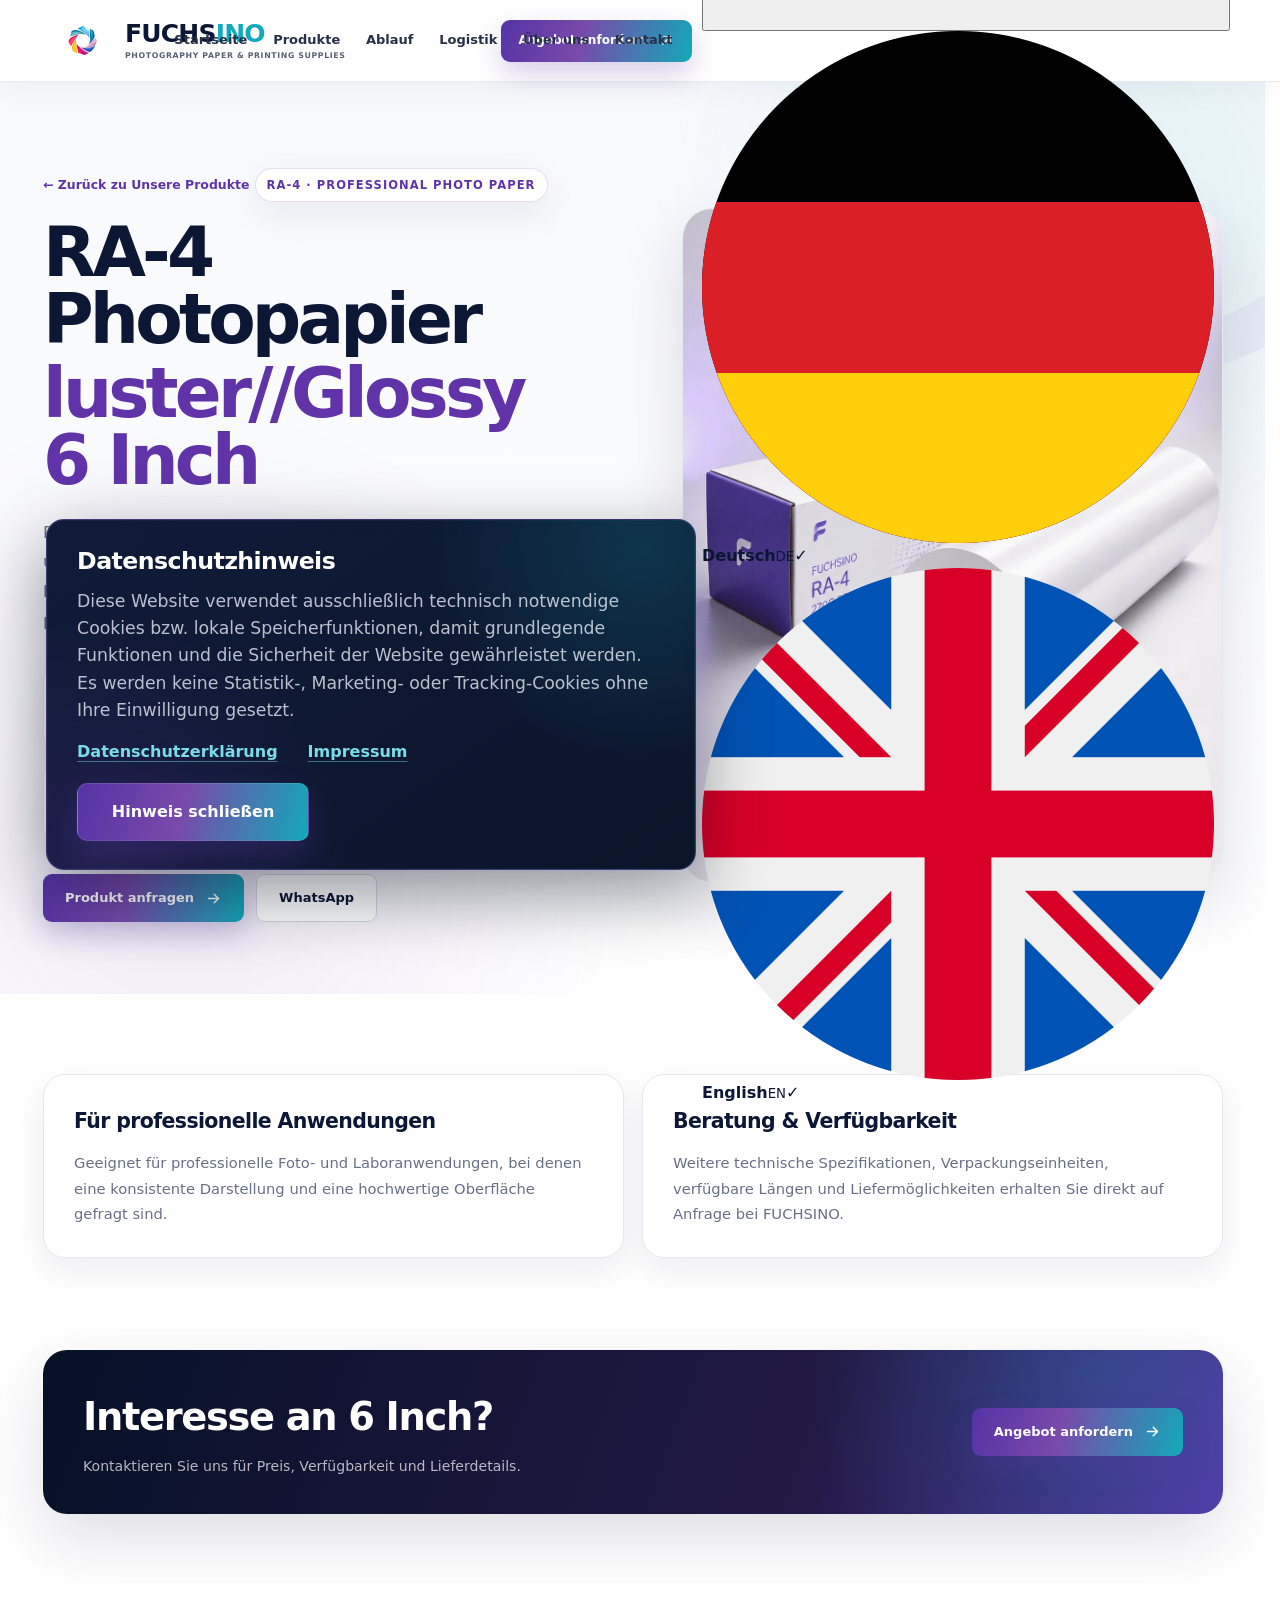
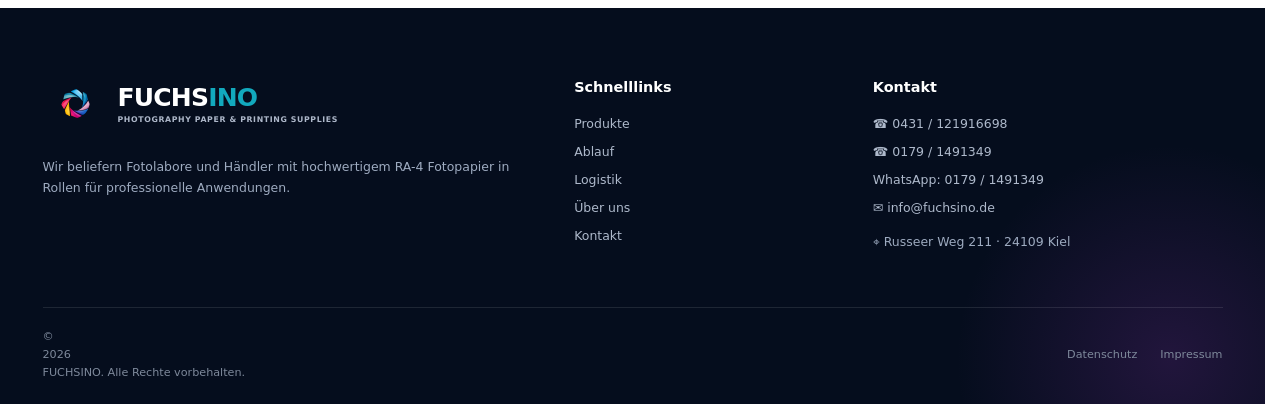
<file: product-6-inch (12).html>
<!DOCTYPE html>

<html lang="de"><head>
<meta charset="utf-8"/>
<meta name="viewport" content="width=device-width, initial-scale=1, maximum-scale=5, viewport-fit=cover"/>
<meta content="width=device-width, initial-scale=1, viewport-fit=cover" name="viewport"/>
<title>RA-4 Photopapier luster//Glossy 6 Inch | FUCHSINO</title>
<meta content="RA-4 Photopapier luster//Glossy 6 Inch für professionelle Fotolabore und Händler. Produktinformationen und Anfrage bei FUCHSINO." name="description"/>
<meta content="index,follow,max-image-preview:large,max-snippet:-1,max-video-preview:-1" name="robots"/>
<meta content="FUCHSINO" name="author"/>
<meta content="FUCHSINO" name="application-name"/>
<meta content="#081429" name="theme-color"/>


<link href="favicon.ico?v=2" rel="icon" sizes="any"/>
<link href="favicon-32x32.png?v=2" rel="icon" sizes="32x32" type="image/png"/>
<link href="apple-touch-icon.png?v=2" rel="apple-touch-icon" sizes="180x180"/>
<link href="site.webmanifest" rel="manifest"/>
<meta content="website" property="og:type"/>
<meta content="de_DE" property="og:locale"/>
<meta content="FUCHSINO" property="og:site_name"/>
<meta content="RA-4 Fotopapier &amp; Fotopapierrollen | FUCHSINO" property="og:title"/>
<meta content="Professionelles RA-4 Fotopapier in Rollen für Fotolabore und Händler – zuverlässige Qualität, Beratung und internationale Logistik." property="og:description"/>
<meta content="https://fuchsino.de/" property="og:url"/>
<meta content="https://fuchsino.de/hero-1-ra4-paper.png" property="og:image"/>
<meta content="1672" property="og:image:width"/>
<meta content="941" property="og:image:height"/>
<meta content="FUCHSINO RA-4 Fotopapier in Rollen" property="og:image:alt"/>
<meta content="summary_large_image" name="twitter:card"/>
<meta content="RA-4 Fotopapier &amp; Fotopapierrollen | FUCHSINO" name="twitter:title"/>
<meta content="Professionelles RA-4 Fotopapier in Rollen mit zuverlässiger Logistik und persönlicher Beratung." name="twitter:description"/>
<meta content="https://fuchsino.de/hero-1-ra4-paper.png" name="twitter:image"/>
<script type="application/ld+json">
  {
    "@context": "https://schema.org",
    "@graph": [
      {
        "@type": "Organization",
        "@id": "https://fuchsino.de/#organization",
        "name": "FUCHSINO",
        "url": "https://fuchsino.de/",
        "logo": {
          "@type": "ImageObject",
          "url": "https://fuchsino.de/logo.png",
          "width": 1024,
          "height": 1024
        },
        "description": "Anbieter von professionellem RA-4 Fotopapier in Rollen für Fotolabore und Händler mit internationaler Logistik.",
        "email": "info@fuchsino.de",
        "telephone": "+49 179 1491349",
        "address": {
          "@type": "PostalAddress",
          "streetAddress": "Russeer Weg 211",
          "postalCode": "24109",
          "addressLocality": "Kiel",
          "addressCountry": "DE"
        },
        "contactPoint": [
          {
            "@type": "ContactPoint",
            "telephone": "+49 431 121916698",
            "contactType": "customer service",
            "email": "info@fuchsino.de",
            "availableLanguage": ["de"]
          },
          {
            "@type": "ContactPoint",
            "telephone": "+49 179 1491349",
            "contactType": "sales",
            "email": "info@fuchsino.de",
            "availableLanguage": ["de"]
          }
        ],
        "areaServed": ["DE", "IQ", "Middle East"]
      },
      {
        "@type": "WebSite",
        "@id": "https://fuchsino.de/#website",
        "url": "https://fuchsino.de/",
        "name": "FUCHSINO",
        "publisher": {"@id": "https://fuchsino.de/#organization"},
        "inLanguage": "de-DE"
      },
      {
        "@type": "WebPage",
        "@id": "https://fuchsino.de/#webpage",
        "url": "https://fuchsino.de/",
        "name": "RA-4 Fotopapier & Fotopapierrollen | FUCHSINO",
        "isPartOf": {"@id": "https://fuchsino.de/#website"},
        "about": {"@id": "https://fuchsino.de/#organization"},
        "description": "Professionelles RA-4 Fotopapier in Rollen für Fotolabore und Händler mit zuverlässiger Qualität, Beratung und internationaler Logistik.",
        "inLanguage": "de-DE"
      }
    ]
  }
  </script>
<link as="image" fetchpriority="high" href="hero-1-ra4-paper-mobile.webp" media="(max-width: 620px)" rel="preload" type="image/webp"/>
<link as="image" fetchpriority="high" href="hero-1-ra4-paper.webp" media="(min-width: 621px)" rel="preload" type="image/webp"/>
<style>
    :root {
      --ink: #0b1734;
      --muted: #667085;
      --line: #e5e8f0;
      --surface: #ffffff;
      --soft: #f7f8fc;
      --soft-purple: #f6f2fb;
      --purple: #6034a8;
      --purple-deep: #432276;
      --magenta: #b23d91;
      --cyan: #12a9bd;
      --orange: #f19b3b;
      --navy: #061126;
      --navy-soft: #101b34;
      --shadow-sm: 0 12px 34px rgba(25, 24, 69, .08);
      --shadow-md: 0 24px 65px rgba(25, 24, 69, .14);
      --radius-sm: 14px;
      --radius-md: 22px;
      --radius-lg: 32px;
      --max: 1180px;
    }

    * { box-sizing: border-box; }
    html { scroll-behavior: smooth; scroll-padding-top: 86px; }
    body {
      margin: 0;
      min-width: 320px;
      color: var(--ink);
      background: #fff;
      font-family: Inter, ui-sans-serif, system-ui, -apple-system, BlinkMacSystemFont, "Segoe UI", sans-serif;
      line-height: 1.6;
      -webkit-font-smoothing: antialiased;
      overflow-x: hidden;
    }
    body.menu-open { overflow: hidden; }
    img, svg { display: block; max-width: 100%; }
    a { color: inherit; text-decoration: none; }
    button, input, select, textarea { font: inherit; }
    button, a { -webkit-tap-highlight-color: transparent; }
    :focus-visible { outline: 3px solid rgba(18,169,189,.45); outline-offset: 3px; }
    .container { width: min(calc(100% - 44px), var(--max)); margin-inline: auto; }
    .skip-link { position: fixed; left: 16px; top: -80px; z-index: 999; padding: 11px 16px; border-radius: 10px; color: #fff; background: var(--purple); transition: top .2s; }
    .skip-link:focus { top: 14px; }

    .site-header {
      position: fixed;
      inset: 0 0 auto;
      z-index: 100;
      height: 82px;
      display: flex;
      align-items: center;
      background: #fff;
      border-bottom: 1px solid rgba(229,232,240,.9);
      box-shadow: 0 8px 30px rgba(21,23,57,.045);
      transition: background-color .35s ease, border-color .35s ease, box-shadow .35s ease, transform .35s ease;
    }
    .site-header.is-scrolled {
      background: #fff;
      border-bottom-color: rgba(218,222,233,.96);
      box-shadow: 0 12px 38px rgba(21,23,57,.095);
    }
    .nav-shell {
      display: grid;
      grid-template-columns: auto minmax(0,1fr) auto;
      align-items: center;
      gap: clamp(18px,2.4vw,36px);
    }
    .brand { display: inline-flex; align-items: center; gap: 11px; flex: 0 0 auto; }
    .brand-logo { display: block; width: auto; height: 64px; max-width: 240px; object-fit: contain; transition: transform .45s cubic-bezier(.22,1,.36,1); }
    .brand:hover .brand-logo { transform: scale(1.035); }
    .brand-copy { display: grid; line-height: 1; }
    .brand-copy strong { font-size: 25px; letter-spacing: -.8px; }
    .brand-copy strong span { color: var(--cyan); }
    .brand-copy small { margin-top: 6px; color: #586174; font-size: 7.8px; font-weight: 700; letter-spacing: .08em; }
    .main-nav {
      min-width: 0;
      display: flex;
      align-items: center;
      justify-content: center;
      justify-self: center;
      gap: clamp(15px,1.7vw,27px);
      margin: 0;
    }
    .main-nav a {
      position: relative;
      min-height: 82px;
      display: inline-flex;
      align-items: center;
      padding: 0 2px;
      color: #273147;
      font-size: 13px;
      font-weight: 650;
      white-space: nowrap;
      transition: color .28s ease, transform .28s ease;
    }
    .main-nav a::after { content: ""; position: absolute; left: 2px; right: calc(100% - 2px); bottom: 17px; height: 2px; border-radius: 999px; background: linear-gradient(90deg,var(--purple),var(--magenta),var(--cyan)); transition: right .22s ease; }
    .main-nav a:hover, .main-nav a.active { color: var(--purple); }
    .main-nav a:hover { transform: translateY(-1px); }
    .main-nav a:hover::after, .main-nav a.active::after { right: 2px; }
    .nav-actions { display: flex; align-items: center; justify-self: end; gap: 10px; }
    .lang-btn { min-height: 40px; padding: 0 11px; border: 1px solid var(--line); border-radius: 9px; color: #30394d; background: #fff; font-size: 12px; }
    .menu-toggle { display: none; width: 44px; height: 44px; margin-left: auto; padding: 0; border: 1px solid var(--line); border-radius: 11px; background: #fff; cursor: pointer; }
    .menu-toggle span { display: block; width: 23px; height: 2px; margin: 5px auto; border-radius: 2px; background: var(--ink); transition: transform .2s, opacity .2s; }
    .menu-toggle[aria-expanded="true"] span:nth-child(1) { transform: translateY(7px) rotate(45deg); }
    .menu-toggle[aria-expanded="true"] span:nth-child(2) { opacity: 0; }
    .menu-toggle[aria-expanded="true"] span:nth-child(3) { transform: translateY(-7px) rotate(-45deg); }

    .btn { display: inline-flex; align-items: center; justify-content: center; gap: 11px; min-height: 48px; padding: 0 22px; border: 0; border-radius: 9px; font-size: 13px; font-weight: 750; cursor: pointer; transition: transform .32s cubic-bezier(.22,1,.36,1), box-shadow .32s ease, background .32s ease, border-color .32s ease; }
    .arrow-icon { flex: 0 0 auto; width: 17px; height: 17px; fill: none; stroke: currentColor; stroke-width: 2; stroke-linecap: round; stroke-linejoin: round; }
    .btn:hover { transform: translateY(-3px); }
    .btn:active { transform: translateY(-1px) scale(.99); }
    .btn .arrow-icon, .product-card a .arrow-icon { transition: transform .3s cubic-bezier(.22,1,.36,1); }
    .btn:hover .arrow-icon, .product-card a:hover .arrow-icon { transform: translateX(4px); }
    .btn-primary { color: #fff; background: linear-gradient(105deg, #5633a5, #784aaa 42%, #13a9b8); box-shadow: 0 12px 28px rgba(87,56,164,.24); }
    .btn-primary:hover { box-shadow: 0 17px 35px rgba(87,56,164,.32); }
    .btn-secondary { color: var(--ink); border: 1px solid #d2d6e1; background: rgba(255,255,255,.9); }
    .btn-outline { color: var(--purple); border: 1px solid rgba(96,52,168,.42); background: #fff; }
    .btn-small { min-height: 42px; padding-inline: 17px; font-size: 12px; }

    /* Hero */
    .hero-slider { position: relative; min-height: 820px; overflow: hidden; color: #fff; background: var(--navy); isolation: isolate; }
    .hero-track, .hero-slide, .hero-media { position: absolute; inset: 0; }
    .hero-slide { --accent: var(--cyan); opacity: 0; visibility: hidden; pointer-events: none; transform: scale(1.025); transition: opacity .75s ease, visibility .75s ease, transform 5.5s ease; }
    .hero-slide:nth-child(2) { --accent: var(--magenta); }
    .hero-slide:nth-child(3) { --accent: var(--orange); }
    .hero-slide.is-active { opacity: 1; visibility: visible; pointer-events: auto; transform: scale(1); z-index: 2; }
    .hero-media { z-index: -3; }
    .hero-media picture { display: block; width: 100%; height: 100%; }
    .hero-media img { width: 100%; height: 100%; object-fit: cover; object-position: center; }
    .hero-slide::before { content: ""; position: absolute; inset: 0; z-index: -2; background: linear-gradient(90deg, rgba(4,10,26,.96) 0%, rgba(7,17,39,.91) 37%, rgba(9,20,43,.57) 61%, rgba(9,20,43,.12) 100%), linear-gradient(180deg, rgba(4,10,26,.18), rgba(4,10,26,.12) 48%, rgba(4,10,26,.68)); }
    .hero-slide::after { content: ""; position: absolute; inset: 0; z-index: -1; opacity: .13; background-image: linear-gradient(rgba(255,255,255,.05) 1px, transparent 1px), linear-gradient(90deg,rgba(255,255,255,.05) 1px,transparent 1px); background-size: 64px 64px; mask-image: linear-gradient(90deg,#000,transparent 78%); }
    .hero-inner { position: relative; z-index: 3; min-height: 820px; display: flex; align-items: center; padding-top: 145px; padding-bottom: 145px; }
    .hero-content { width: min(100%, 780px); }
    .hero-slide .hero-kicker,
    .hero-slide .hero-title,
    .hero-slide .hero-copy,
    .hero-slide .hero-meta,
    .hero-slide .hero-actions {
      opacity: 0;
      transform: translateY(24px);
      transition: opacity .72s ease, transform .72s cubic-bezier(.22,1,.36,1);
    }
    body.is-ready .hero-slide.is-active .hero-kicker,
    body.is-ready .hero-slide.is-active .hero-title,
    body.is-ready .hero-slide.is-active .hero-copy,
    body.is-ready .hero-slide.is-active .hero-meta,
    body.is-ready .hero-slide.is-active .hero-actions { opacity: 1; transform: none; }
    body.is-ready .hero-slide.is-active .hero-kicker { transition-delay: .10s; }
    body.is-ready .hero-slide.is-active .hero-title { transition-delay: .18s; }
    body.is-ready .hero-slide.is-active .hero-copy { transition-delay: .28s; }
    body.is-ready .hero-slide.is-active .hero-meta { transition-delay: .38s; }
    body.is-ready .hero-slide.is-active .hero-actions { transition-delay: .48s; }
    .hero-kicker { display: inline-flex; align-items: center; gap: 12px; margin: 0 0 20px; color: #fff; font-size: .78rem; font-weight: 850; letter-spacing: .14em; text-transform: uppercase; }
    .hero-kicker::before { content: ""; width: 48px; height: 3px; border-radius: 999px; background: var(--accent); box-shadow: 0 0 22px color-mix(in srgb, var(--accent) 60%, transparent); }
    .hero-title { margin: 0; max-width: 900px; font-size: clamp(3.1rem,6vw,6.4rem); line-height: .93; letter-spacing: -.06em; text-wrap: balance; }
    .hero-title.long { font-size: clamp(2.9rem,5.5vw,5.8rem); }
    .hero-title span { display: block; color: var(--accent); }
    .hero-copy { max-width: 680px; margin: 25px 0 0; color: rgba(255,255,255,.82); font-size: clamp(1rem,1.45vw,1.17rem); line-height: 1.72; }
    .hero-meta { display: flex; flex-wrap: wrap; gap: 10px 22px; max-width: 800px; margin-top: 27px; }
    .hero-meta span { display: inline-flex; align-items: center; gap: 8px; color: rgba(255,255,255,.82); font-size: .88rem; font-weight: 650; }
    .hero-meta span::before { content: "✓"; display: grid; place-items: center; flex: 0 0 21px; width: 21px; height: 21px; border-radius: 50%; color: #fff; background: var(--accent); font-size: .68rem; font-weight: 900; }
    .hero-actions { display: flex; flex-wrap: wrap; gap: 12px; margin-top: 31px; }
    .hero-slider .btn-primary { background: var(--accent); box-shadow: 0 14px 32px color-mix(in srgb, var(--accent) 28%, transparent); }
    .hero-slider .btn-secondary { color: #fff; border-color: rgba(255,255,255,.34); background: rgba(7,17,39,.38); }
    .hero-controls { position: absolute; z-index: 20; left: 50%; bottom: 22px; width: min(calc(100% - 44px), var(--max)); min-height: 86px; transform: translateX(-50%); display: flex; align-items: flex-end; justify-content: space-between; gap: 22px; padding-top: 22px; border-top: 1px solid rgba(255,255,255,.12); pointer-events: none; }
    .hero-dots, .hero-nav { display: flex; align-items: center; pointer-events: auto; }
    .hero-dots { gap: 11px; padding-bottom: 28px; }
    .hero-dot { position: relative; width: 66px; height: 5px; padding: 0; border: 0; overflow: hidden; background: rgba(255,255,255,.28); cursor: pointer; }
    .hero-dot::after { content: ""; position: absolute; inset: 0; background: #fff; transform: scaleX(0); transform-origin: left; }
    .hero-dot.is-active::after { animation: heroProgress 5s linear forwards; }
    .hero-nav { gap: 9px; margin-left: auto; }
    .hero-arrow { display: grid; place-items: center; width: 58px; height: 58px; padding: 0; border: 1px solid rgba(255,255,255,.22); color: #fff; background: rgba(7,17,39,.4); cursor: pointer; transition: .2s; }
    .hero-arrow svg { width: 25px; height: 25px; fill: none; stroke: currentColor; stroke-width: 2; stroke-linecap: round; stroke-linejoin: round; }
    .hero-arrow:hover { border-color: var(--cyan); background: var(--cyan); }
    .hero-count { position: absolute; left: 0; bottom: 0; color: rgba(255,255,255,.54); font-size: .7rem; font-weight: 800; letter-spacing: .14em; }
    .hero-count strong { color: #fff; font-size: .84rem; }
    @keyframes heroProgress { to { transform: scaleX(1); } }

    /* Shared section styles */
    section { position: relative; }
    .section-shell { padding: 96px 0; }
    .section-kicker { display: inline-flex; align-items: center; gap: 10px; margin: 0 0 12px; color: var(--purple); font-size: .73rem; font-weight: 850; letter-spacing: .13em; text-transform: uppercase; }
    .section-kicker::before { content: ""; width: 34px; height: 2px; border-radius: 99px; background: linear-gradient(90deg,var(--purple),var(--magenta)); }
    .section-kicker.centered { justify-content: center; }
    .section-kicker.centered::before { display: none; }
    .section-title { margin: 0; max-width: 800px; font-size: clamp(2.2rem,4vw,4.15rem); line-height: 1.03; letter-spacing: -.05em; text-wrap: balance; }
    .section-intro { max-width: 720px; margin: 18px 0 0; color: var(--muted); font-size: 1rem; line-height: 1.76; }
    .section-head { max-width: 800px; margin: 0 auto 42px; text-align: center; }
    .section-head .section-intro { margin-inline: auto; }

    /* Value strip */
    .feature-strip { z-index: 5; margin-top: 0; padding: 0 0 86px; background: #fff; }
    .feature-grid { display: grid; grid-template-columns: repeat(3,1fr); gap: 18px; }
    .feature-card { position: relative; min-height: 165px; padding: 27px; border: 1px solid rgba(229,232,240,.9); border-radius: var(--radius-md); background: #fff; box-shadow: var(--shadow-sm); overflow: hidden; transition: transform .25s, box-shadow .25s, border-color .25s; }
    .feature-card::after { content: ""; position: absolute; width: 130px; height: 130px; right: -72px; bottom: -78px; border-radius: 50%; background: rgba(96,52,168,.08); transition: transform .3s; }
    .feature-card:nth-child(2)::after { background: rgba(18,169,189,.10); }
    .feature-card:nth-child(3)::after { background: rgba(178,61,145,.09); }
    .feature-card:hover { transform: translateY(-6px); border-color: rgba(96,52,168,.25); box-shadow: var(--shadow-md); }
    .feature-card:hover::after { transform: scale(1.3); }
    .icon-orb { width: 54px; height: 54px; display: grid; place-items: center; margin-bottom: 21px; border-radius: 16px; background: linear-gradient(135deg,#5c3cad,#c4388d 60%,#12a8b6); box-shadow: 0 10px 23px rgba(102,54,164,.22); }
    .icon-orb svg { width: 28px; height: 28px; fill: none; stroke: #fff; stroke-width: 1.6; stroke-linecap: round; stroke-linejoin: round; }
    .feature-card h2 { margin: 0 0 8px; font-size: 1.18rem; letter-spacing: -.025em; }
    .feature-card p { margin: 0; color: var(--muted); font-size: .9rem; line-height: 1.65; }

    /* About — inspired by the compact Über-uns/contact layout */
    .about-section {
      padding: 76px 0 86px;
      background: linear-gradient(180deg,#fbfaf8,#f7f3ec);
    }
    .about-panel {
      display: grid;
      grid-template-columns: minmax(0,1.62fr) minmax(300px,.68fr);
      min-height: 338px;
      overflow: hidden;
      border: 1px solid #e9e1d5;
      border-radius: 5px;
      background: #fff;
      box-shadow: 0 24px 62px rgba(66,50,31,.10);
    }
    .about-story {
      position: relative;
      display: flex;
      align-items: center;
      min-width: 0;
      padding: clamp(31px,4.2vw,49px);
      isolation: isolate;
      background: #eee8de;
    }
    .about-story::before {
      content: "";
      position: absolute;
      inset: 0;
      z-index: -3;
      background: url("uber.webp") center / cover no-repeat;
    }
    .about-story::after {
      content: "";
      position: absolute;
      inset: 0;
      z-index: -2;
      background: linear-gradient(90deg,rgba(255,250,241,.95) 0%,rgba(255,250,241,.88) 49%,rgba(255,250,241,.62) 100%);
    }
    .about-story-content { max-width: 610px; }
    .about-eyebrow {
      margin: 0 0 15px;
      color: #241c2e;
      font-family: Georgia,"Times New Roman",serif;
      font-size: .86rem;
      font-weight: 800;
      letter-spacing: .055em;
      text-transform: uppercase;
    }
    .about-heading {
      margin: 0 0 18px;
      color: #251d2e;
      font-family: Georgia,"Times New Roman",serif;
      font-size: clamp(1.55rem,2.55vw,2.25rem);
      line-height: 1.08;
      letter-spacing: -.025em;
    }
    .about-story p:not(.about-eyebrow) {
      max-width: 585px;
      margin: 0 0 13px;
      color: #4f4954;
      font-size: .86rem;
      line-height: 1.66;
    }
    .about-branding { display: inline-flex; align-items: center; gap: 12px; margin-top: 14px; }
    .about-logo { display: block; width: auto; height: 68px; max-width: 250px; object-fit: contain; }
    .about-wordmark { display: inline-block; color: var(--purple); font-size: 1.4rem; font-weight: 850; letter-spacing: -.045em; }
    .about-wordmark span { color: var(--cyan); }
    .about-contact-box {
      display: flex;
      flex-direction: column;
      justify-content: center;
      padding: clamp(29px,3.4vw,42px) clamp(25px,3vw,37px);
      border-left: 1px solid #e9e1d5;
      background: rgba(255,255,255,.97);
    }
    .about-contact-box h3 {
      margin: 0 0 20px;
      color: #251d2e;
      font-family: Georgia,"Times New Roman",serif;
      font-size: 1.2rem;
      letter-spacing: .025em;
      text-transform: uppercase;
    }
    .about-contact-list { display: grid; gap: 12px; margin-bottom: 21px; }
    .about-contact-item {
      display: flex;
      align-items: center;
      gap: 11px;
      color: #4b4650;
      font-size: .82rem;
      font-weight: 650;
    }
    .about-contact-item svg {
      flex: 0 0 17px;
      width: 17px;
      height: 17px;
      fill: none;
      stroke: currentColor;
      stroke-width: 1.8;
      stroke-linecap: round;
      stroke-linejoin: round;
    }
    .about-contact-cta {
      width: max-content;
      min-width: 172px;
      min-height: 43px;
      border-radius: 7px;
      color: #fff;
      background: linear-gradient(105deg,var(--purple),var(--magenta) 56%,var(--cyan));
      box-shadow: 0 12px 25px rgba(96,52,168,.22);
    }

    /* Products */
    .products-section { padding: 100px 0 46px; background: linear-gradient(180deg,#f8f9fc,#fff); }
    .product-grid { display: grid; grid-template-columns: repeat(3,1fr); gap: 18px; }
    .product-card { position: relative; display: flex; flex-direction: column; min-width: 0; padding: 13px 13px 19px; border: 1px solid var(--line); border-radius: var(--radius-md); background: #fff; box-shadow: 0 11px 28px rgba(30,27,74,.055); overflow: hidden; transition: transform .25s, box-shadow .25s, border-color .25s; }
    .product-card:hover { transform: translateY(-7px); border-color: rgba(96,52,168,.28); box-shadow: var(--shadow-md); }
    .product-card::before { content: "B2B"; position: absolute; z-index: 3; top: 23px; left: 23px; padding: 5px 9px; border-radius: 999px; color: #fff; background: rgba(6,17,38,.72); font-size: .62rem; font-weight: 850; letter-spacing: .1em; }
    .product-img { height: 225px; overflow: hidden; border-radius: 16px; background: linear-gradient(145deg,#f2f3f7,#fff); }
    .product-img img { width: 100%; height: 100%; object-fit: cover; transition: transform .45s ease; }
    .product-card:hover .product-img img { transform: scale(1.045); }
    .product-card h3 { margin: 17px 5px 11px; font-size: 1.03rem; letter-spacing: -.02em; }
    .product-card p { display: flex; align-items: center; gap: 8px; margin: 5px; color: #596174; font-size: .78rem; }
    .product-card p span { color: var(--purple); font-weight: 900; }
    .product-card a { display: inline-flex; align-items: center; gap: 7px; width: max-content; margin: auto 5px 0; padding-top: 17px; color: var(--purple); font-size: .78rem; font-weight: 800; }
    .products-cta { margin-top: 31px; text-align: center; }

    /* Process */
    .process-section { padding: 95px 0; color: #fff; background: radial-gradient(circle at 90% 10%,rgba(178,61,145,.22),transparent 28%), radial-gradient(circle at 8% 88%,rgba(18,169,189,.17),transparent 30%), var(--navy); }
    .process-section .section-kicker { color: #d7c8f3; }
    .process-section .section-title { max-width: 760px; }
    .process-section .section-intro { color: rgba(255,255,255,.66); }
    .process-grid { display: grid; grid-template-columns: repeat(4,1fr); gap: 14px; margin-top: 43px; }
    .process-card { position: relative; min-height: 245px; padding: 27px 24px; border: 1px solid rgba(255,255,255,.11); border-radius: var(--radius-md); background: rgba(255,255,255,.055); transition: transform .38s cubic-bezier(.22,1,.36,1), border-color .38s ease, background .38s ease; }
    .process-card:hover { transform: translateY(-6px); border-color: rgba(255,255,255,.22); background: rgba(255,255,255,.085); }
    .process-step { transition: transform .38s cubic-bezier(.22,1,.36,1); }
    .process-card:hover .process-step { transform: rotate(-4deg) scale(1.06); }
    .process-card::after { content: ""; position: absolute; top: 48px; left: calc(100% + 5px); width: 18px; height: 1px; background: rgba(255,255,255,.25); }
    .process-card:last-child::after { display: none; }
    .process-step { display: grid; place-items: center; width: 45px; height: 45px; border-radius: 13px; background: linear-gradient(135deg,var(--purple),var(--magenta)); font-weight: 900; }
    .process-card:nth-child(even) .process-step { background: linear-gradient(135deg,var(--cyan),#4e78c9); }
    .process-card h3 { margin: 20px 0 8px; font-size: 1.08rem; }
    .process-card p { margin: 0; color: rgba(255,255,255,.66); font-size: .88rem; line-height: 1.65; }

    /* Logistics */
    .logistics-section { padding: 100px 0; background: radial-gradient(circle at 86% 16%,rgba(38,170,188,.09),transparent 31%), radial-gradient(circle at 13% 78%,rgba(110,56,173,.09),transparent 30%), #f8f9fc; }
    .logistics-grid { display: grid; grid-template-columns: 1.35fr .82fr .82fr; gap: 18px; }
    .logistics-card { position: relative; min-height: 380px; overflow: hidden; border-radius: var(--radius-md); background: #dfe3eb; box-shadow: var(--shadow-sm); transition: transform .42s cubic-bezier(.22,1,.36,1), box-shadow .42s ease; }
    .logistics-card:hover { transform: translateY(-5px); box-shadow: var(--shadow-md); }
    .logistics-card img { width: 100%; height: 100%; object-fit: cover; transition: transform .65s ease; }
    .logistics-card:hover img { transform: scale(1.045); }
    .logistics-card:nth-child(1) img { object-position: center 50%; }
    .logistics-card:nth-child(2) img { object-position: center 54%; }
    .logistics-card:nth-child(3) img { object-position: center 58%; }
    .logistics-caption { position: absolute; left: 15px; right: 15px; bottom: 15px; padding: 16px 17px; color: #fff; border: 1px solid rgba(255,255,255,.2); border-radius: 14px; background: linear-gradient(135deg,rgba(6,17,38,.86),rgba(63,39,105,.75)); transition: transform .42s cubic-bezier(.22,1,.36,1), background .42s ease; }
    .logistics-card:hover .logistics-caption { transform: translateY(-4px); background: linear-gradient(135deg,rgba(6,17,38,.92),rgba(63,39,105,.84)); }
    .logistics-caption strong { display: block; margin-bottom: 5px; font-size: .92rem; }
    .logistics-caption span { color: rgba(255,255,255,.72); font-size: .75rem; line-height: 1.48; }

    /* Quality */
    .quality-band { padding: 0 0 84px; background: #f8f9fc; }
    .quality-grid { display: grid; grid-template-columns: repeat(3,1fr); overflow: hidden; border: 1px solid rgba(255,255,255,.15); border-radius: var(--radius-md); color: #fff; background: linear-gradient(100deg,var(--purple),var(--magenta) 55%,var(--cyan)); box-shadow: var(--shadow-md); }
    .quality-grid div { position: relative; padding: 27px 30px; }
    .quality-grid div + div { border-left: 1px solid rgba(255,255,255,.18); }
    .quality-grid strong { display: block; margin-bottom: 4px; font-size: .92rem; }
    .quality-grid span { color: rgba(255,255,255,.76); font-size: .78rem; }

    /* Contact */
    .contact-section { padding: 100px 0; background: #fff; }
    .contact-panel { position: relative; overflow: hidden; display: grid; grid-template-columns: .9fr 1.1fr; gap: 58px; padding: clamp(31px,5vw,62px); border-radius: var(--radius-lg); color: #fff; background: radial-gradient(circle at 8% 5%,rgba(18,169,189,.26),transparent 32%), radial-gradient(circle at 92% 92%,rgba(178,61,145,.27),transparent 36%), var(--navy); box-shadow: var(--shadow-md); }
    .contact-panel::after { content: ""; position: absolute; width: 340px; height: 340px; right: -175px; top: -190px; border: 48px solid rgba(255,255,255,.06); border-radius: 50%; }
    .contact-copy, .contact-form { position: relative; z-index: 2; }
    .contact-copy .section-kicker { color: #d8cafa; }
    .contact-copy .section-title { font-size: clamp(2.25rem,4.1vw,4.3rem); }
    .contact-copy .section-intro { color: rgba(255,255,255,.68); }
    .contact-details { display: grid; gap: 11px; margin-top: 31px; }
    .contact-detail { display: flex; align-items: center; gap: 11px; color: rgba(255,255,255,.79); font-size: .88rem; }
    .contact-detail i { display: grid; place-items: center; flex: 0 0 36px; width: 36px; height: 36px; border-radius: 10px; color: #fff; background: rgba(255,255,255,.1); font-style: normal; }
    .contact-form { display: grid; gap: 13px; padding: 25px; border: 1px solid rgba(255,255,255,.12); border-radius: var(--radius-md); background: rgba(255,255,255,.07); }
    .form-row { display: grid; grid-template-columns: 1fr 1fr; gap: 13px; }
    .contact-form label { display: grid; gap: 6px; color: rgba(255,255,255,.78); font-size: .73rem; font-weight: 700; }
    .contact-form input, .contact-form select, .contact-form textarea { width: 100%; border: 1px solid rgba(255,255,255,.14); border-radius: 10px; padding: 12px 13px; color: #fff; background: rgba(255,255,255,.08); outline: none; }
    .contact-form input::placeholder, .contact-form textarea::placeholder { color: rgba(255,255,255,.4); }
    .contact-form select option { color: var(--ink); background: #fff; }
    .contact-form input:focus, .contact-form select:focus, .contact-form textarea:focus { border-color: var(--cyan); box-shadow: 0 0 0 4px rgba(18,169,189,.12); }
    .contact-form textarea { min-height: 120px; resize: vertical; }
    .form-note { margin: 0; color: rgba(255,255,255,.48); font-size: .66rem; text-align: center; }

    /* Footer */
    .site-footer { position: relative; overflow: hidden; padding: 64px 0 22px; color: #fff; background: #050d1d; }
    .footer-glow { position: absolute; right: -130px; bottom: -180px; width: 450px; height: 450px; border-radius: 50%; background: radial-gradient(circle,rgba(108,43,141,.28),transparent 67%); }
    .footer-grid { position: relative; display: grid; grid-template-columns: 1.25fr .65fr .9fr; gap: 46px; }
    .brand-light .brand-copy strong { color: #fff; }
    .brand-light .brand-copy small { color: #aeb8ca; }
    .footer-brand p, .footer-grid > div > p { color: #9eabc0; font-size: .78rem; line-height: 1.7; }
    .footer-grid h3 { margin: 4px 0 15px; font-size: .9rem; }
    .footer-grid > div:not(:first-child) > a { display: block; width: max-content; margin: 8px 0; color: #aeb9cb; font-size: .78rem; transition: .2s; }
    .footer-grid > div:not(:first-child) > a:hover { color: #fff; transform: translateX(3px); }
    .footer-bottom { position: relative; display: flex; align-items: center; justify-content: space-between; gap: 20px; margin-top: 43px; padding-top: 20px; border-top: 1px solid rgba(255,255,255,.1); color: #7e899b; font-size: .7rem; }
    .footer-bottom span:last-child { display: flex; gap: 23px; }

    .reveal {
      opacity: 0;
      transform: translateY(30px) scale(.985);
      transition: opacity .76s ease, transform .76s cubic-bezier(.22,1,.36,1);
      transition-delay: var(--reveal-delay, 0ms);
      will-change: opacity, transform;
    }
    .reveal.visible { opacity: 1; transform: none; }
    .reveal.visible:hover { transition-delay: 0ms; }

    @media (max-width: 1180px) {
      .nav-shell { gap: 18px; }
      .brand-logo { height: 56px; }
      .brand-copy strong { font-size: 22px; }
      .brand-copy small { font-size: 7px; }
      .main-nav { gap: 14px; }
      .main-nav a { font-size: 12px; }
      .nav-actions .btn { min-height: 40px; padding-inline: 14px; font-size: 11px; }
    }

    @media (max-width: 1020px) {
      .nav-shell { grid-template-columns: auto minmax(0,1fr); }
      .main-nav { justify-self: end; }
      .nav-actions { display: none; }
      .product-grid { grid-template-columns: repeat(2,1fr); }
      .process-grid { grid-template-columns: repeat(2,1fr); }
      .process-card::after { display: none; }
      .logistics-grid { grid-template-columns: 1.2fr 1fr; }
      .logistics-card:first-child { grid-row: 1 / 3; min-height: 570px; }
      .logistics-card:nth-child(2), .logistics-card:nth-child(3) { min-height: 276px; }
      .footer-grid { grid-template-columns: 1.2fr .7fr 1fr; }
    }

    @media (max-width: 880px) {
      html { scroll-padding-top: 72px; }
      .site-header { height: 72px; }
      .container { width: min(calc(100% - 30px),var(--max)); }
      .menu-toggle { display: block; }
      .main-nav { position: fixed; left: 15px; right: 15px; top: 82px; display: grid; gap: 4px; padding: 14px; border: 1px solid var(--line); border-radius: 18px; background: #fff; box-shadow: var(--shadow-md); opacity: 0; visibility: hidden; transform: translateY(-8px); transition: opacity .28s ease, visibility .28s ease, transform .34s cubic-bezier(.22,1,.36,1); }
      .main-nav.open { opacity: 1; visibility: visible; transform: none; }
      .main-nav a { min-height: 46px; display: flex; align-items: center; justify-content: flex-start; padding: 0 14px; border-radius: 10px; background: var(--soft); }
      .main-nav a::after { display: none; }
      .nav-actions { margin-left: 0; }
      .nav-actions .btn { display: none; }
      .hero-slider, .hero-inner { min-height: max(750px,100svh); }
      .hero-inner { padding-top: 118px; padding-bottom: 130px; }
      .hero-title, .hero-title.long { font-size: clamp(2.75rem,12vw,4.8rem); }
      .hero-slide::before { background: linear-gradient(90deg,rgba(4,10,26,.95),rgba(7,17,39,.79) 74%,rgba(7,17,39,.48)); }
      .hero-controls { width: calc(100% - 30px); }
      .about-panel { grid-template-columns: 1fr; }
      .about-contact-box { border-left: 0; border-top: 1px solid #e9e1d5; }
      .feature-grid { grid-template-columns: 1fr; }
      .feature-card { min-height: auto; }
      .contact-panel { grid-template-columns: 1fr; }
      .quality-grid { grid-template-columns: 1fr; }
      .quality-grid div + div { border-left: 0; border-top: 1px solid rgba(255,255,255,.18); }
      .footer-grid { grid-template-columns: repeat(2,1fr); }
    }

    @media (max-width: 620px) {
      .brand { gap: 8px; }
      .brand-logo { height: 52px; max-width: 185px; }
      .brand-copy { min-width: 0; }
      .brand-copy strong { font-size: 22px; }
      .brand-copy small { display: block; max-width: 125px; margin-top: 4px; font-size: 6.6px; line-height: 1.25; letter-spacing: .055em; white-space: normal; }
      .about-branding { gap: 10px; }
      .about-logo { height: 58px; max-width: 210px; }
      .hero-slider, .hero-inner { min-height: max(820px,100svh); }
      .hero-inner { padding-top: 104px; padding-bottom: 112px; }
      .hero-kicker { margin-bottom: 16px; font-size: .68rem; gap: 9px; }
      .hero-kicker::before { width: 32px; }
      .hero-title, .hero-title.long { font-size: clamp(2.3rem,11.5vw,3.55rem); line-height: .98; }
      .hero-copy { margin-top: 20px; font-size: .94rem; }
      .hero-meta { display: grid; grid-template-columns: 1fr 1fr; gap: 8px 9px; margin-top: 23px; }
      .hero-meta span { align-items: flex-start; font-size: .75rem; }
      .hero-actions { display: grid; grid-template-columns: 1fr; margin-top: 25px; }
      .hero-actions .btn { width: 100%; }
      .hero-controls { bottom: 14px; min-height: 70px; padding-top: 16px; }
      .hero-dots { gap: 7px; padding-bottom: 18px; }
      .hero-dot { width: clamp(34px,11vw,46px); height: 4px; }
      .hero-arrow { width: 46px; height: 46px; font-size: 1.5rem; }
      .hero-count { display: none; }
      .about-section, .products-section, .process-section, .logistics-section, .contact-section { padding: 76px 0; }
      .products-section { padding-bottom: 38px; }
      .feature-strip { padding-bottom: 70px; }
      .section-title { font-size: clamp(2.05rem,10vw,3rem); }
      .about-panel { border-radius: 4px; }
      .about-story { min-height: 380px; padding: 30px 23px; align-items: flex-end; }
      .about-story::after { background: linear-gradient(180deg,rgba(255,250,241,.48),rgba(255,250,241,.96) 52%,rgba(255,250,241,.99)); }
      .about-contact-box { padding: 27px 23px; }
      .about-contact-cta { width: 100%; }
      .product-grid, .process-grid, .logistics-grid, .form-row, .footer-grid { grid-template-columns: 1fr; }
      .product-img { height: 255px; }
      .logistics-card, .logistics-card:first-child, .logistics-card:nth-child(2), .logistics-card:nth-child(3) { min-height: 350px; grid-row: auto; }
      .contact-panel { gap: 34px; padding: 28px 20px; border-radius: 23px; }
      .contact-form { padding: 18px; }
      .footer-bottom { align-items: flex-start; flex-direction: column; }
      .footer-bottom span:last-child { flex-direction: column; gap: 7px; }
    }

    @media (prefers-reduced-motion: reduce) {
      *, *::before, *::after { scroll-behavior: auto !important; animation-duration: .001ms !important; animation-iteration-count: 1 !important; transition-duration: .001ms !important; }
    }

    /* Datenschutz-Hinweis beim ersten Besuch – im FUCHSINO Design */
    .privacy-notice {
      position: fixed;
      left: clamp(18px, 3.6vw, 56px);
      bottom: clamp(14px, 2.4vw, 30px);
      z-index: 1500;
      width: min(650px, calc(100vw - 36px));
      padding: 27px 30px 28px;
      overflow: hidden;
      color: #fff;
      background:
        radial-gradient(circle at 92% 8%, rgba(18, 169, 189, .20), transparent 31%),
        radial-gradient(circle at 8% 100%, rgba(96, 52, 168, .24), transparent 36%),
        linear-gradient(145deg, rgba(11, 23, 52, .98), rgba(6, 17, 38, .98));
      border: 1px solid rgba(116, 91, 188, .42);
      border-radius: 18px;
      box-shadow: 0 24px 70px rgba(2, 8, 24, .44), 0 0 0 1px rgba(18, 169, 189, .05) inset;
      backdrop-filter: blur(16px);
      -webkit-backdrop-filter: blur(16px);
      opacity: 0;
      visibility: hidden;
      transform: translateY(18px);
      transition: opacity .28s ease, transform .28s ease, visibility .28s ease;
    }
.privacy-notice.is-visible {
      opacity: 1;
      visibility: visible;
      transform: translateY(0);
    }
    .privacy-notice h2 {
      margin: 0 0 11px;
      color: #fff;
      font-size: clamp(1.28rem, 2vw, 1.48rem);
      line-height: 1.25;
      letter-spacing: -.025em;
    }
    .privacy-notice p {
      margin: 0;
      max-width: 575px;
      color: rgba(235, 240, 250, .78);
      font-size: clamp(.98rem, 1.75vw, 1.08rem);
      line-height: 1.58;
    }
    .privacy-notice-links {
      display: flex;
      flex-wrap: wrap;
      gap: 12px 30px;
      margin: 18px 0 20px;
    }
    .privacy-notice-links a {
      color: #79dce8;
      font-size: 1rem;
      font-weight: 700;
      line-height: 1.3;
      text-decoration: underline;
      text-decoration-color: rgba(121, 220, 232, .45);
      text-underline-offset: 4px;
      transition: color .2s ease, text-decoration-color .2s ease;
    }
    .privacy-notice-links a:hover {
      color: #fff;
      text-decoration-color: #fff;
    }
    .privacy-notice-close {
      min-width: 232px;
      min-height: 58px;
      padding: 0 27px;
      border: 1px solid rgba(255,255,255,.10);
      border-radius: 10px;
      color: #fff;
      background: linear-gradient(105deg, #5633a5, #784aaa 45%, #13a9b8);
      box-shadow: 0 12px 28px rgba(87, 56, 164, .30);
      font-size: 1rem;
      font-weight: 800;
      line-height: 1;
      cursor: pointer;
      transition: transform .25s ease, box-shadow .25s ease, filter .25s ease;
    }
    .privacy-notice-close:hover {
      transform: translateY(-2px);
      box-shadow: 0 17px 34px rgba(87, 56, 164, .40);
      filter: brightness(1.06);
    }
    .privacy-notice-close:active { transform: translateY(0); }
    .privacy-notice-close:focus-visible { outline: 3px solid rgba(121, 220, 232, .55); outline-offset: 3px; }

    @media (max-width: 620px) {
      .privacy-notice {
        left: 12px;
        right: 12px;
        bottom: 12px;
        width: auto;
        padding: 23px 20px 20px;
        border-radius: 15px;
      }
      .privacy-notice p { font-size: .96rem; }
      .privacy-notice-links { gap: 10px 22px; margin: 16px 0 18px; }
      .privacy-notice-close { width: 100%; min-width: 0; min-height: 55px; }
    }

    @media (prefers-reduced-motion: reduce) {
      .privacy-notice { transition: none; transform: none; }
    }

  
/* Product detail pages */
.product-detail-page { padding-top: 82px; background: #fff; }
.product-hero { position: relative; overflow: hidden; padding: 86px 0 72px; background: radial-gradient(circle at 85% 15%, rgba(18,169,189,.11), transparent 32%), radial-gradient(circle at 15% 85%, rgba(96,52,168,.10), transparent 34%), linear-gradient(180deg,#f8f9fc,#fff); }
.product-hero::after { content:""; position:absolute; right:-110px; top:-130px; width:330px; height:330px; border:45px solid rgba(96,52,168,.055); border-radius:50%; pointer-events:none; }
.product-detail-grid { position:relative; z-index:2; display:grid; grid-template-columns:minmax(0,1.02fr) minmax(390px,.98fr); gap:clamp(38px,6vw,78px); align-items:center; }
.product-detail-copy { max-width:660px; }
.product-back { display:inline-flex; align-items:center; gap:8px; margin-bottom:24px; color:var(--purple); font-size:.78rem; font-weight:800; }
.product-back:hover { text-decoration:underline; text-underline-offset:4px; }
.product-label { display:inline-flex; align-items:center; gap:9px; margin:0 0 17px; padding:7px 11px; border:1px solid rgba(96,52,168,.16); border-radius:999px; color:var(--purple); background:#fff; font-size:.72rem; font-weight:850; letter-spacing:.09em; text-transform:uppercase; box-shadow:var(--shadow-sm); }
.product-detail-title { margin:0; font-size:clamp(2.65rem,5.4vw,5.8rem); line-height:.96; letter-spacing:-.055em; text-wrap:balance; }
.product-detail-title span { display:block; margin-top:8px; color:var(--purple); }
.product-detail-lead { max-width:620px; margin:25px 0 0; color:var(--muted); font-size:1.03rem; line-height:1.78; }
.product-specs { display:grid; grid-template-columns:repeat(2,minmax(0,1fr)); gap:12px; margin:31px 0 0; }
.product-spec { padding:17px 18px; border:1px solid var(--line); border-radius:15px; background:#fff; box-shadow:0 10px 25px rgba(30,27,74,.045); }
.product-spec small { display:block; margin-bottom:4px; color:#7a8292; font-size:.68rem; font-weight:800; letter-spacing:.08em; text-transform:uppercase; }
.product-spec strong { color:var(--ink); font-size:.95rem; }
.product-actions { display:flex; flex-wrap:wrap; gap:12px; margin-top:30px; }
.product-media-card { position:relative; min-height:560px; overflow:hidden; border:1px solid var(--line); border-radius:30px; background:linear-gradient(145deg,#eef0f5,#fff); box-shadow:var(--shadow-md); }
.product-media-card img { width:100%; height:100%; min-height:560px; object-fit:cover; }
.product-size-chip { position:absolute; right:18px; bottom:18px; padding:12px 16px; border:1px solid rgba(255,255,255,.22); border-radius:12px; color:#fff; background:rgba(6,17,38,.82); backdrop-filter:blur(10px); font-size:.82rem; font-weight:850; }
.product-info-section { padding:80px 0 92px; }
.product-info-grid { display:grid; grid-template-columns:1fr 1fr; gap:18px; }
.product-info-card { padding:30px; border:1px solid var(--line); border-radius:var(--radius-md); background:#fff; box-shadow:var(--shadow-sm); }
.product-info-card h2 { margin:0 0 12px; font-size:1.28rem; letter-spacing:-.03em; }
.product-info-card p { margin:0; color:var(--muted); font-size:.92rem; line-height:1.75; }
.product-contact-band { padding:0 0 94px; }
.product-contact-panel { display:grid; grid-template-columns:1fr auto; gap:28px; align-items:center; padding:36px 40px; border-radius:24px; color:#fff; background:radial-gradient(circle at 90% 15%,rgba(18,169,189,.23),transparent 28%),linear-gradient(110deg,var(--navy),#221945 65%,#5633a5); box-shadow:var(--shadow-md); }
.product-contact-panel h2 { margin:0 0 8px; font-size:clamp(1.55rem,3vw,2.45rem); letter-spacing:-.035em; }
.product-contact-panel p { margin:0; color:rgba(255,255,255,.70); font-size:.88rem; }
.product-contact-panel .btn { white-space:nowrap; }
@media (max-width: 880px) {
  .product-detail-page { padding-top:72px; }
  .product-detail-grid { grid-template-columns:1fr; }
  .product-media-card, .product-media-card img { min-height:460px; }
  .product-info-grid { grid-template-columns:1fr; }
  .product-contact-panel { grid-template-columns:1fr; }
}
@media (max-width: 620px) {
  .product-hero { padding:55px 0 54px; }
  .product-detail-title { font-size:clamp(2.25rem,12vw,3.5rem); }
  .product-specs { grid-template-columns:1fr; }
  .product-actions { display:grid; grid-template-columns:1fr; }
  .product-actions .btn { width:100%; }
  .product-media-card, .product-media-card img { min-height:360px; }
  .product-info-section { padding:62px 0 72px; }
  .product-contact-panel { padding:28px 22px; }
}
</style>
<noscript><style>
  .hero-slide.is-active .hero-kicker, .hero-slide.is-active .hero-title, .hero-slide.is-active .hero-copy, .hero-slide.is-active .hero-meta, .hero-slide.is-active .hero-actions { opacity: 1; transform: none; }
  .reveal { opacity: 1; transform: none; }
</style></noscript>
<link rel="stylesheet" href="layout-stability.css?v=4"/>
<link href="language-switcher.css?v=3" rel="stylesheet"/><script defer src="language-switcher.js?v=3"></script><noscript><style id="language-noscript-fallback">
.language-trigger{display:none!important}
.language-menu{position:static!important;display:flex!important;flex-direction:column!important;opacity:1!important;visibility:visible!important;pointer-events:auto!important;transform:none!important;width:auto!important;max-width:none!important;padding:4px!important;box-shadow:none!important;border:0!important}
.language-option{min-height:42px!important;padding:6px 8px!important}
.language-option .check{display:none!important}
</style></noscript><link href="https://fuchsino.de/product-6-inch.html" hreflang="de-DE" rel="alternate"/><link href="https://fuchsino.de/en/product-6-inch.html" hreflang="en" rel="alternate"/><link href="https://fuchsino.de/product-6-inch.html" hreflang="x-default" rel="alternate"/><link href="https://fuchsino.de/product-6-inch.html" rel="canonical"/></head><body><header class="site-header" id="top">
<div class="nav-shell container">
<a aria-label="FUCHSINO Startseite" class="brand" href="index.html#top">
<img alt="FUCHSINO Logo" class="brand-logo" decoding="async" height="1024" src="logo.png" width="1024"/>
<span class="brand-copy"><strong>FUCHS<span>INO</span></strong><small>PHOTOGRAPHY PAPER &amp; PRINTING SUPPLIES</small></span>
</a>
<button aria-expanded="false" aria-label="Menü öffnen" class="menu-toggle" type="button"><span></span><span></span><span></span></button>
<nav aria-label="Hauptnavigation" class="main-nav">
<a class="" href="index.html#top">Startseite</a>
<a aria-current="page" class="active" href="index.html#products">Produkte</a>
<a class="" href="index.html#process">Ablauf</a>
<a class="" href="index.html#logistics">Logistik</a>
<a class="" href="index.html#about">Über uns</a>
<a class="" href="kontakt.html">Kontakt</a>
</nav>
<div class="nav-actions">
<a class="btn btn-primary btn-small" href="kontakt.html">Angebot anfordern <svg aria-hidden="true" class="arrow-icon" viewbox="0 0 24 24"><path d="M7 17 17 7"></path><path d="M8 7h9v9"></path></svg></a>
<div class="language-switcher"><button aria-expanded="false" aria-haspopup="menu" aria-label="Sprache wählen" class="language-trigger" type="button"><span class="flag" aria-hidden="true"><img src="flags.png" alt=""></span><span class="lang-code">DE</span><svg aria-hidden="true" class="chevron" viewBox="0 0 12 12"><path d="m2 4 4 4 4-4"></path></svg></button><div aria-label="Sprachen" class="language-menu" role="menu"><a class="language-option is-active" data-lang="de" href="product-6-inch.html" role="menuitem"><span class="flag" aria-hidden="true"><img src="flags.png" alt=""></span><span class="lang-name"><strong>Deutsch</strong><small>DE</small></span><span aria-hidden="true" class="check">✓</span></a><a class="language-option" data-lang="en" href="en/product-6-inch.html" role="menuitem"><span class="flag" aria-hidden="true"><img src="united-kingdom.png" alt=""></span><span class="lang-name"><strong>English</strong><small>EN</small></span><span aria-hidden="true" class="check">✓</span></a></div></div></div>
</div>
</header>
<main class="product-detail-page" id="main">
<section class="product-hero">
<div class="container product-detail-grid">
<div class="product-detail-copy reveal">
<a class="product-back" href="index.html#products">← Zurück zu Unsere Produkte</a>
<p class="product-label">RA-4 · Professional Photo Paper</p>
<h1 class="product-detail-title">RA-4 Photopapier <span>luster//Glossy 6 Inch</span></h1>
<p class="product-detail-lead">Professionelles RA-4 Fotopapier in Rollen für Fotolabore, Händler und anspruchsvolle Druckanwendungen. Die 6-Inch-Ausführung kombiniert eine professionelle Luster-/Glossy-Oberfläche mit einer praxisgerechten Rollenbreite.</p>
<div class="product-specs">
<div class="product-spec"><small>Rollenbreite</small><strong>6 Inch / 15,24 cm</strong></div>
<div class="product-spec"><small>Oberfläche</small><strong>Luster / Glossy</strong></div>
<div class="product-spec"><small>Verfahren</small><strong>RA-4 Fotopapier</strong></div>
<div class="product-spec"><small>Anwendung</small><strong>Professionelle Fotolabore</strong></div>
</div>
<div class="product-actions">
<a class="btn btn-primary" href="kontakt.html?produkt=6-inch#contactForm">Produkt anfragen <svg aria-hidden="true" class="arrow-icon" viewbox="0 0 24 24"><path d="M5 12h14"></path><path d="m13 6 6 6-6 6"></path></svg></a>
<a class="btn btn-secondary" href="https://wa.me/491791491349" rel="noopener noreferrer">WhatsApp</a>
</div>
</div>
<div class="product-media-card reveal">
<img alt="RA-4 Photopapier luster//Glossy 6 Inch" decoding="async" height="1402" loading="eager" src="assets/images/Unsere.1.webp" width="1122"/>
<div class="product-size-chip">6 Inch · Luster / Glossy</div>
</div>
</div>
</section>
<section class="product-info-section">
<div class="container product-info-grid">
<article class="product-info-card reveal"><h2>Für professionelle Anwendungen</h2><p>Geeignet für professionelle Foto- und Laboranwendungen, bei denen eine konsistente Darstellung und eine hochwertige Oberfläche gefragt sind.</p></article>
<article class="product-info-card reveal"><h2>Beratung &amp; Verfügbarkeit</h2><p>Weitere technische Spezifikationen, Verpackungseinheiten, verfügbare Längen und Liefermöglichkeiten erhalten Sie direkt auf Anfrage bei FUCHSINO.</p></article>
</div>
</section>
<section class="product-contact-band">
<div class="container">
<div class="product-contact-panel reveal">
<div><h2>Interesse an 6 Inch?</h2><p>Kontaktieren Sie uns für Preis, Verfügbarkeit und Lieferdetails.</p></div>
<a class="btn btn-primary" href="kontakt.html?produkt=6-inch#contactForm">Angebot anfordern <svg aria-hidden="true" class="arrow-icon" viewbox="0 0 24 24"><path d="M5 12h14"></path><path d="m13 6 6 6-6 6"></path></svg></a>
</div>
</div>
</section>
</main>
<footer class="site-footer">
<div class="footer-glow"></div>
<div class="container footer-grid">
<div class="footer-brand"><a aria-label="FUCHSINO Startseite" class="brand brand-light" href="index.html#top"><img alt="FUCHSINO Logo" class="brand-logo" decoding="async" height="1024" loading="lazy" src="logo.png" width="1024"/><span class="brand-copy"><strong>FUCHS<span>INO</span></strong><small>PHOTOGRAPHY PAPER &amp; PRINTING SUPPLIES</small></span></a><p>Wir beliefern Fotolabore und Händler mit hochwertigem RA-4 Fotopapier in Rollen für professionelle Anwendungen.</p></div>
<div><h3>Schnelllinks</h3><a href="index.html#products">Produkte</a><a href="index.html#process">Ablauf</a><a href="index.html#logistics">Logistik</a><a href="index.html#about">Über uns</a><a href="kontakt.html">Kontakt</a></div>
<div><h3>Kontakt</h3><a href="tel:+49431121916698">☎ 0431 / 121916698</a><a href="tel:+491791491349">☎ 0179 / 1491349</a><a href="https://wa.me/491791491349" rel="noopener noreferrer">WhatsApp: 0179 / 1491349</a><a href="mailto:info@fuchsino.de">✉ info@fuchsino.de</a><p>⌖ Russeer Weg 211 · 24109 Kiel</p></div>
</div>
<div class="container footer-bottom"><span>© <span id="year"></span> FUCHSINO. Alle Rechte vorbehalten.</span><span><a href="datenschutz.html">Datenschutz</a><a href="impressum.html">Impressum</a></span></div>
</footer><div aria-describedby="privacyNoticeText" aria-labelledby="privacyNoticeTitle" aria-live="polite" class="privacy-notice" id="privacyNotice" role="dialog">
<h2 id="privacyNoticeTitle">Datenschutzhinweis</h2>
<p id="privacyNoticeText">Diese Website verwendet ausschließlich technisch notwendige Cookies bzw. lokale Speicherfunktionen, damit grundlegende Funktionen und die Sicherheit der Website gewährleistet werden. Es werden keine Statistik-, Marketing- oder Tracking-Cookies ohne Ihre Einwilligung gesetzt.</p>
<div class="privacy-notice-links">
<a href="datenschutz.html">Datenschutzerklärung</a>
<a href="impressum.html">Impressum</a>
</div>
<button class="privacy-notice-close" id="privacyNoticeClose" type="button">Hinweis schließen</button>
</div><script>

  // Datenschutzhinweis: beim ersten Besuch anzeigen und nach dem Schließen merken.
  (() => {
    const notice = document.getElementById('privacyNotice');
    const closeButton = document.getElementById('privacyNoticeClose');
    if (!notice || !closeButton) return;

    const storageKey = 'fuchsinoPrivacyNoticeClosed';
    let wasClosed = false;
    try { wasClosed = localStorage.getItem(storageKey) === '1'; } catch (_) {}

    if (!wasClosed) {
      requestAnimationFrame(() => notice.classList.add('is-visible'));
    }

    const closeNotice = () => {
      notice.classList.remove('is-visible');
      try { localStorage.setItem(storageKey, '1'); } catch (_) {}
      window.setTimeout(() => notice.setAttribute('hidden', ''), 300);
    };

    closeButton.addEventListener('click', closeNotice);
    notice.addEventListener('keydown', (event) => {
      if (event.key === 'Escape') closeNotice();
    });
  })();

  requestAnimationFrame(() => requestAnimationFrame(() => document.body.classList.add('is-ready')));

  const header = document.querySelector('.site-header');
  const updateHeaderState = () => header?.classList.toggle('is-scrolled', window.scrollY > 18);
  window.addEventListener('scroll', updateHeaderState, { passive: true });
  updateHeaderState();

  const menuButton = document.querySelector('.menu-toggle');
  const nav = document.querySelector('.main-nav');
  menuButton?.addEventListener('click', () => {
    const open = nav.classList.toggle('open');
    menuButton.setAttribute('aria-expanded', String(open));
    document.body.classList.toggle('menu-open', open);
  });
  document.querySelectorAll('.main-nav a').forEach(link => link.addEventListener('click', () => {
    nav.classList.remove('open');
    menuButton?.setAttribute('aria-expanded', 'false');
    document.body.classList.remove('menu-open');
  }));

  const revealGroups = document.querySelectorAll('.product-grid, .feature-grid, .process-grid, .logistics-grid, .quality-grid');
  revealGroups.forEach(group => {
    [...group.querySelectorAll('.reveal')].forEach((el, index) => {
      el.style.setProperty('--reveal-delay', `${Math.min(index * 90, 270)}ms`);
    });
  });

  const observer = new IntersectionObserver(entries => entries.forEach(entry => {
    if (entry.isIntersecting) {
      entry.target.classList.add('visible');
      observer.unobserve(entry.target);
    }
  }), { threshold: .12, rootMargin: '0px 0px -7% 0px' });
  document.querySelectorAll('.reveal').forEach(el => observer.observe(el));

  const sections = [...document.querySelectorAll('main section[id]')];
  const navLinks = [...document.querySelectorAll('.main-nav a')];
  const updateActiveLink = () => {
    let current = 'top';
    for (const section of sections) if (window.scrollY >= section.offsetTop - 150) current = section.id;
    navLinks.forEach(link => {
      const target = link.getAttribute('href')?.replace('#','');
      link.classList.toggle('active', target === current || (current === 'hero' && target === 'top'));
    });
  };
  window.addEventListener('scroll', updateActiveLink, { passive: true });
  updateActiveLink();

  const hero = document.querySelector('.hero-slider');
  const slides = [...document.querySelectorAll('.hero-slide')];
  const dots = [...document.querySelectorAll('.hero-dot')];
  const currentLabel = document.getElementById('heroCurrent');
  const reducedMotion = window.matchMedia('(prefers-reduced-motion: reduce)').matches;
  let active = 0;
  let timer;
  function restartProgress() {
    dots.forEach(dot => { dot.classList.remove('is-active'); void dot.offsetWidth; });
    dots[active]?.classList.add('is-active');
  }
  function showSlide(index, restart = true) {
    active = (index + slides.length) % slides.length;
    slides.forEach((slide, i) => { const on = i === active; slide.classList.toggle('is-active', on); slide.setAttribute('aria-hidden', String(!on)); });
    dots.forEach((dot, i) => dot.setAttribute('aria-selected', String(i === active)));
    if (currentLabel) currentLabel.textContent = String(active + 1).padStart(2,'0');
    restartProgress();
    if (restart) startTimer();
  }
  function startTimer() {
    clearInterval(timer);
    if (!reducedMotion && slides.length > 1) timer = setInterval(() => showSlide(active + 1, false), 5000);
  }
  document.getElementById('heroPrev')?.addEventListener('click', () => showSlide(active - 1));
  document.getElementById('heroNext')?.addEventListener('click', () => showSlide(active + 1));
  dots.forEach(dot => dot.addEventListener('click', () => showSlide(Number(dot.dataset.slideTo))));
  hero?.addEventListener('mouseenter', () => clearInterval(timer));
  hero?.addEventListener('mouseleave', startTimer);
  hero?.addEventListener('focusin', () => clearInterval(timer));
  hero?.addEventListener('focusout', startTimer);
  startTimer();

  document.getElementById('quoteForm')?.addEventListener('submit', event => {
    event.preventDefault();
    const data = new FormData(event.currentTarget);
    const subject = `FUCHSINO Anfrage – ${data.get('product') || 'RA-4 Fotopapier'}`;
    const body = [
      `Name: ${data.get('name') || ''}`,
      `Unternehmen: ${data.get('company') || ''}`,
      `E-Mail: ${data.get('email') || ''}`,
      `Zielland: ${data.get('country') || ''}`,
      `Produkt: ${data.get('product') || ''}`,
      '',
      `${data.get('message') || ''}`
    ].join('\n');
    window.location.href = `mailto:info@fuchsino.de?subject=${encodeURIComponent(subject)}&body=${encodeURIComponent(body)}`;
  });
  document.getElementById('year').textContent = new Date().getFullYear();
</script></body></html>
</file>
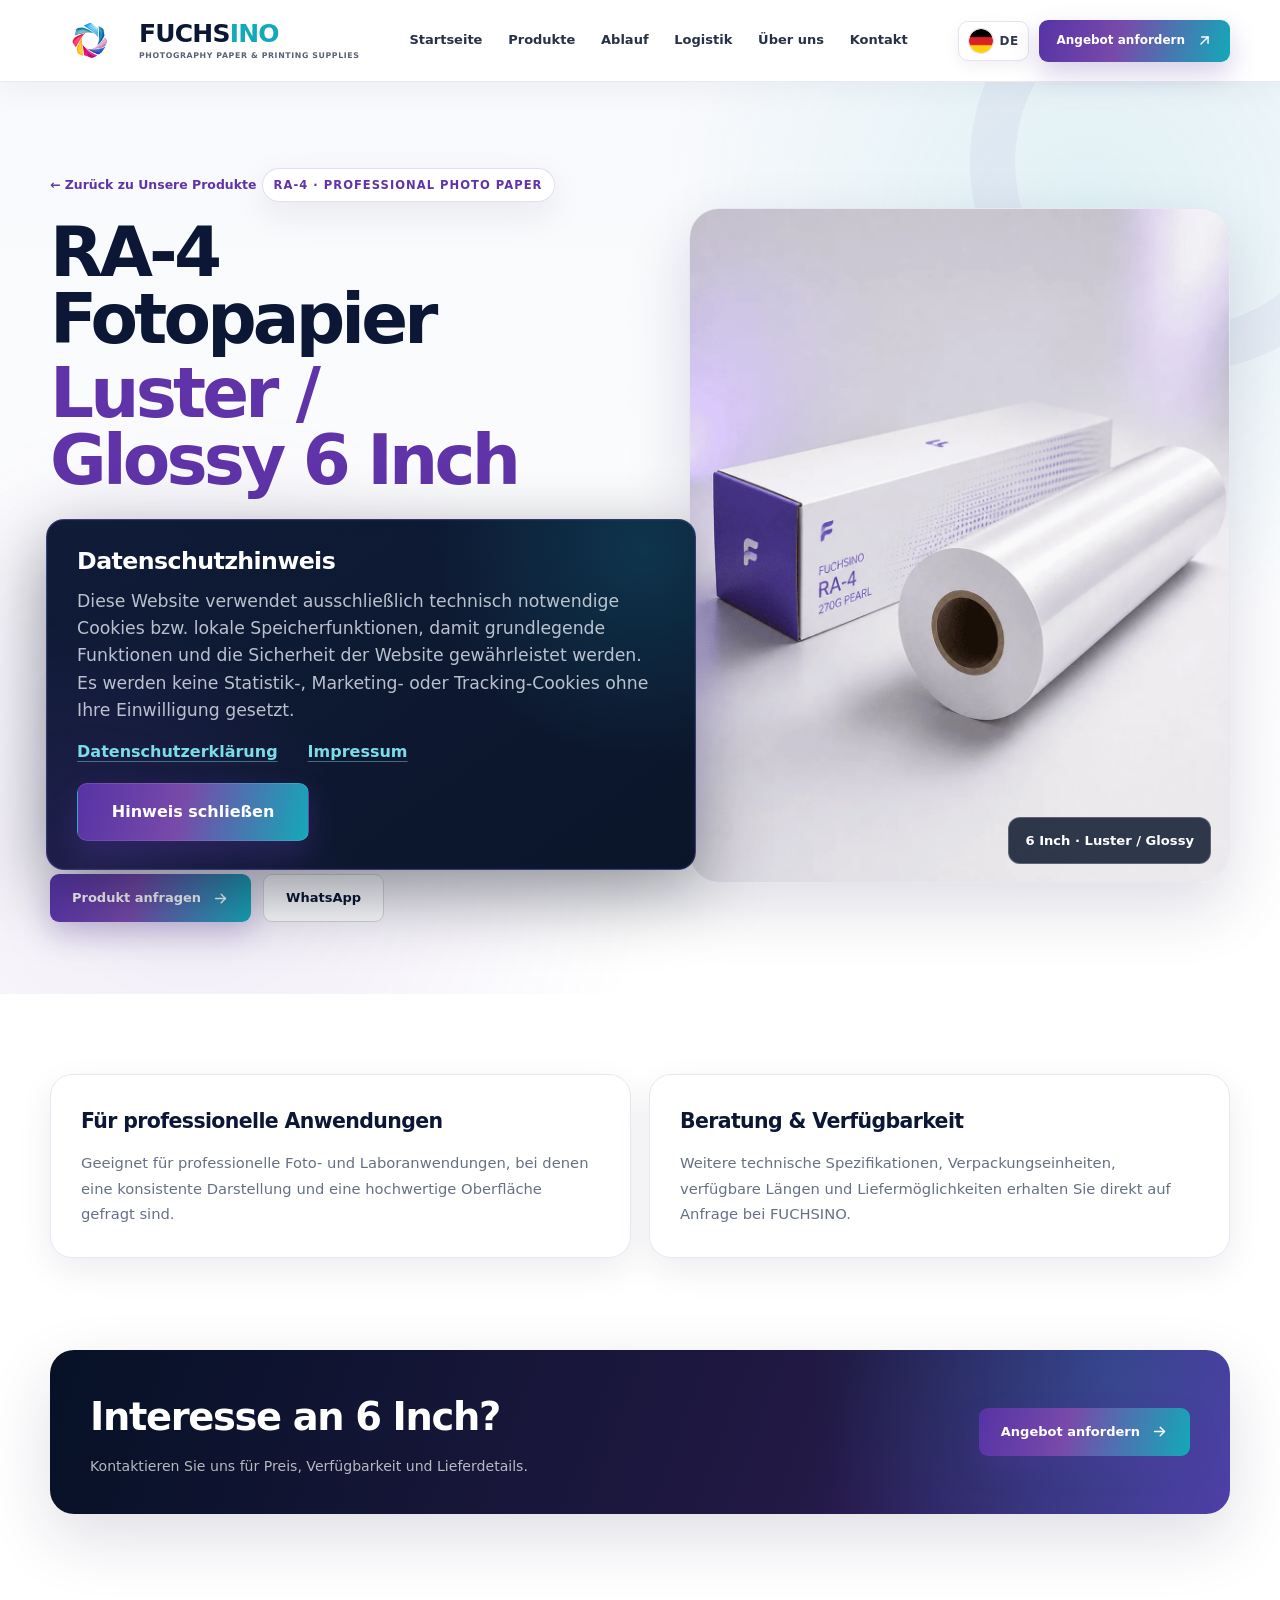
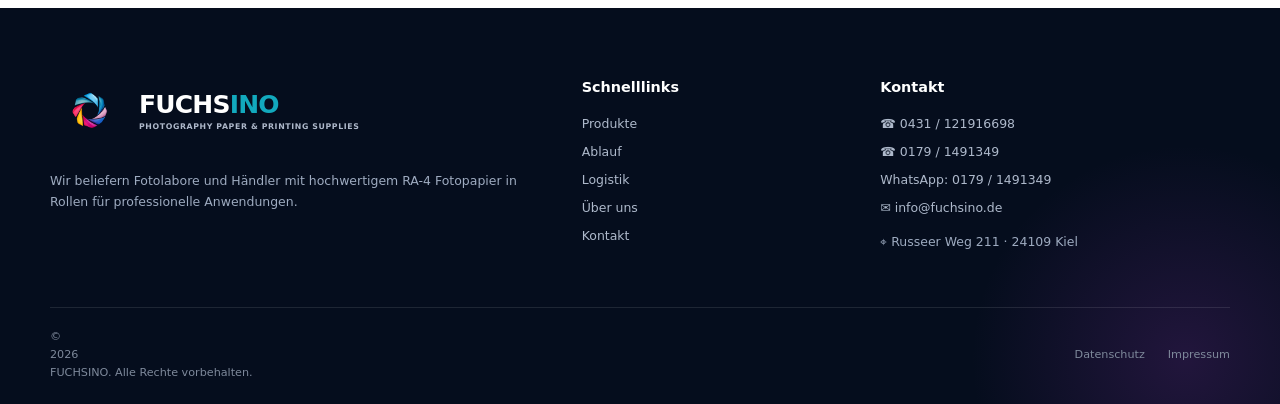
<file: product-6-inch.html>
<!DOCTYPE html>

<html lang="de"><head>
<meta charset="utf-8"/>
<meta content="width=device-width, initial-scale=1, viewport-fit=cover" name="viewport"/>
<title>RA-4 Fotopapier Luster / Glossy 6 Inch | FUCHSINO</title>
<meta content="RA-4 Fotopapier Luster / Glossy 6 Inch für professionelle Fotolabore und Händler. Produktinformationen, Verfügbarkeit und Anfrage bei FUCHSINO." name="description"/>
<meta content="index,follow,max-image-preview:large,max-snippet:-1,max-video-preview:-1" name="robots"/>
<meta content="FUCHSINO" name="author"/>
<meta content="FUCHSINO" name="application-name"/>
<meta content="#081429" name="theme-color"/><link href="https://fuchsino.de/product-6-inch.html" rel="canonical"/>
<link href="favicon.ico?v=2" rel="icon" sizes="any"/>
<link href="favicon-32x32.png?v=2" rel="icon" sizes="32x32" type="image/png"/>
<link href="apple-touch-icon.png?v=2" rel="apple-touch-icon" sizes="180x180"/>
<link href="site.webmanifest" rel="manifest"/>
<meta content="website" property="og:type"/>
<meta content="de_DE" property="og:locale"/>
<meta content="FUCHSINO" property="og:site_name"/>
<meta content="RA-4 Fotopapier Luster / Glossy 6 Inch | FUCHSINO" property="og:title"/>
<meta content="RA-4 Fotopapier Luster / Glossy 6 Inch für professionelle Fotolabore und Händler. Produktinformationen, Verfügbarkeit und Anfrage bei FUCHSINO." property="og:description"/>
<meta content="https://fuchsino.de/product-6-inch.html" property="og:url"/>
<meta content="https://fuchsino.de/assets/images/Unsere.1.webp" property="og:image"/>
<meta content="1672" property="og:image:width"/>
<meta content="941" property="og:image:height"/>
<meta content="RA-4 Fotopapier Luster / Glossy 6 Inch" property="og:image:alt"/>
<meta content="summary_large_image" name="twitter:card"/>
<meta content="RA-4 Fotopapier Luster / Glossy 6 Inch | FUCHSINO" name="twitter:title"/>
<meta content="RA-4 Fotopapier Luster / Glossy 6 Inch für professionelle Fotolabore und Händler. Produktinformationen, Verfügbarkeit und Anfrage bei FUCHSINO." name="twitter:description"/>
<meta content="https://fuchsino.de/assets/images/Unsere.1.webp" name="twitter:image"/>
<script type="application/ld+json">{
  "@context": "https://schema.org",
  "@graph": [
    {
      "@type": "Organization",
      "@id": "https://fuchsino.de/#organization",
      "name": "FUCHSINO",
      "url": "https://fuchsino.de/",
      "logo": {
        "@type": "ImageObject",
        "url": "https://fuchsino.de/logo.png",
        "width": 1024,
        "height": 1024
      },
      "description": "Anbieter von professionellem RA-4 Fotopapier in Rollen für Fotolabore und Händler mit internationaler Logistik.",
      "email": "info@fuchsino.de",
      "telephone": "+49 179 1491349",
      "address": {
        "@type": "PostalAddress",
        "streetAddress": "Russeer Weg 211",
        "postalCode": "24109",
        "addressLocality": "Kiel",
        "addressCountry": "DE"
      },
      "contactPoint": [
        {
          "@type": "ContactPoint",
          "telephone": "+49 431 121916698",
          "contactType": "customer service",
          "email": "info@fuchsino.de",
          "availableLanguage": [
            "de",
            "en"
          ]
        },
        {
          "@type": "ContactPoint",
          "telephone": "+49 179 1491349",
          "contactType": "sales",
          "email": "info@fuchsino.de",
          "availableLanguage": [
            "de",
            "en"
          ]
        }
      ],
      "areaServed": [
        "DE",
        "IQ",
        "Middle East"
      ]
    },
    {
      "@type": "WebSite",
      "@id": "https://fuchsino.de/#website",
      "url": "https://fuchsino.de/",
      "name": "FUCHSINO",
      "publisher": {
        "@id": "https://fuchsino.de/#organization"
      },
      "inLanguage": [
        "de-DE",
        "en"
      ]
    },
    {
      "@type": "WebPage",
      "@id": "https://fuchsino.de/#webpage",
      "url": "https://fuchsino.de/product-6-inch.html",
      "name": "RA-4 Fotopapier Luster / Glossy 6 Inch | FUCHSINO",
      "isPartOf": {
        "@id": "https://fuchsino.de/#website"
      },
      "about": {
        "@id": "https://fuchsino.de/#organization"
      },
      "description": "RA-4 Fotopapier Luster / Glossy 6 Inch für professionelle Fotolabore und Händler. Produktinformationen, Verfügbarkeit und Anfrage bei FUCHSINO.",
      "inLanguage": "de-DE"
    }
  ]
}</script>
<link as="image" fetchpriority="high" href="hero-1-ra4-paper-mobile.webp" media="(max-width: 620px)" rel="preload" type="image/webp"/>
<link as="image" fetchpriority="high" href="hero-1-ra4-paper.webp" media="(min-width: 621px)" rel="preload" type="image/webp"/>
<style>
    :root {
      --ink: #0b1734;
      --muted: #667085;
      --line: #e5e8f0;
      --surface: #ffffff;
      --soft: #f7f8fc;
      --soft-purple: #f6f2fb;
      --purple: #6034a8;
      --purple-deep: #432276;
      --magenta: #b23d91;
      --cyan: #12a9bd;
      --orange: #f19b3b;
      --navy: #061126;
      --navy-soft: #101b34;
      --shadow-sm: 0 12px 34px rgba(25, 24, 69, .08);
      --shadow-md: 0 24px 65px rgba(25, 24, 69, .14);
      --radius-sm: 14px;
      --radius-md: 22px;
      --radius-lg: 32px;
      --max: 1180px;
    }

    * { box-sizing: border-box; }
    html { scroll-behavior: smooth; scroll-padding-top: 86px; }
    body {
      margin: 0;
      min-width: 320px;
      color: var(--ink);
      background: #fff;
      font-family: Inter, ui-sans-serif, system-ui, -apple-system, BlinkMacSystemFont, "Segoe UI", sans-serif;
      line-height: 1.6;
      -webkit-font-smoothing: antialiased;
      overflow-x: hidden;
    }
    body.menu-open { overflow: hidden; }
    img, svg { display: block; max-width: 100%; }
    a { color: inherit; text-decoration: none; }
    button, input, select, textarea { font: inherit; }
    button, a { -webkit-tap-highlight-color: transparent; }
    :focus-visible { outline: 3px solid rgba(18,169,189,.45); outline-offset: 3px; }
    .container { width: min(calc(100% - 44px), var(--max)); margin-inline: auto; }
    .skip-link { position: fixed; left: 16px; top: -80px; z-index: 999; padding: 11px 16px; border-radius: 10px; color: #fff; background: var(--purple); transition: top .2s; }
    .skip-link:focus { top: 14px; }

    .site-header {
      position: fixed;
      inset: 0 0 auto;
      z-index: 100;
      height: 82px;
      display: flex;
      align-items: center;
      background: #fff;
      border-bottom: 1px solid rgba(229,232,240,.9);
      box-shadow: 0 8px 30px rgba(21,23,57,.045);
      transition: background-color .35s ease, border-color .35s ease, box-shadow .35s ease, transform .35s ease;
    }
    .site-header.is-scrolled {
      background: #fff;
      border-bottom-color: rgba(218,222,233,.96);
      box-shadow: 0 12px 38px rgba(21,23,57,.095);
    }
    .nav-shell {
      display: grid;
      grid-template-columns: auto minmax(0,1fr) auto;
      align-items: center;
      gap: clamp(18px,2.4vw,36px);
    }
    .brand { display: inline-flex; align-items: center; gap: 11px; flex: 0 0 auto; }
    .brand-logo { display: block; width: auto; height: 78px; max-width: 290px; object-fit: contain; transition: transform .45s cubic-bezier(.22,1,.36,1); }
    .brand:hover .brand-logo { transform: scale(1.035); }
    .brand-copy { display: grid; line-height: 1; }
    .brand-copy strong { font-size: 25px; letter-spacing: -.8px; }
    .brand-copy strong span { color: var(--cyan); }
    .brand-copy small { margin-top: 6px; color: #586174; font-size: 7.8px; font-weight: 700; letter-spacing: .08em; }
    .main-nav {
      min-width: 0;
      display: flex;
      align-items: center;
      justify-content: center;
      justify-self: center;
      gap: clamp(15px,1.7vw,27px);
      margin: 0;
    }
    .main-nav a {
      position: relative;
      min-height: 82px;
      display: inline-flex;
      align-items: center;
      padding: 0 2px;
      color: #273147;
      font-size: 13px;
      font-weight: 650;
      white-space: nowrap;
      transition: color .28s ease, transform .28s ease;
    }
    .main-nav a::after { content: ""; position: absolute; left: 2px; right: calc(100% - 2px); bottom: 17px; height: 2px; border-radius: 999px; background: linear-gradient(90deg,var(--purple),var(--magenta),var(--cyan)); transition: right .22s ease; }
    .main-nav a:hover, .main-nav a.active { color: var(--purple); }
    .main-nav a:hover { transform: translateY(-1px); }
    .main-nav a:hover::after, .main-nav a.active::after { right: 2px; }
    .nav-actions { display: flex; align-items: center; justify-self: end; gap: 10px; }
    .lang-btn { min-height: 40px; display:inline-flex; align-items:center; justify-content:center; padding: 0 11px; border: 1px solid var(--line); border-radius: 9px; color: #30394d; background: #fff; font-size: 12px; font-weight:800; transition:.2s; }
    .lang-btn:hover { color: var(--purple); border-color: rgba(96,52,168,.35); background:#f8f5fc; }
    .main-nav .lang-mobile { display:none; font-weight:850; color:var(--purple); }
    .menu-toggle { display: none; width: 44px; height: 44px; margin-left: auto; padding: 0; border: 1px solid var(--line); border-radius: 11px; background: #fff; cursor: pointer; }
    .menu-toggle span { display: block; width: 23px; height: 2px; margin: 5px auto; border-radius: 2px; background: var(--ink); transition: transform .2s, opacity .2s; }
    .menu-toggle[aria-expanded="true"] span:nth-child(1) { transform: translateY(7px) rotate(45deg); }
    .menu-toggle[aria-expanded="true"] span:nth-child(2) { opacity: 0; }
    .menu-toggle[aria-expanded="true"] span:nth-child(3) { transform: translateY(-7px) rotate(-45deg); }

    .btn { display: inline-flex; align-items: center; justify-content: center; gap: 11px; min-height: 48px; padding: 0 22px; border: 0; border-radius: 9px; font-size: 13px; font-weight: 750; cursor: pointer; transition: transform .32s cubic-bezier(.22,1,.36,1), box-shadow .32s ease, background .32s ease, border-color .32s ease; }
    .arrow-icon { flex: 0 0 auto; width: 17px; height: 17px; fill: none; stroke: currentColor; stroke-width: 2; stroke-linecap: round; stroke-linejoin: round; }
    .btn:hover { transform: translateY(-3px); }
    .btn:active { transform: translateY(-1px) scale(.99); }
    .btn .arrow-icon, .product-card a .arrow-icon { transition: transform .3s cubic-bezier(.22,1,.36,1); }
    .btn:hover .arrow-icon, .product-card a:hover .arrow-icon { transform: translateX(4px); }
    .btn-primary { color: #fff; background: linear-gradient(105deg, #5633a5, #784aaa 42%, #13a9b8); box-shadow: 0 12px 28px rgba(87,56,164,.24); }
    .btn-primary:hover { box-shadow: 0 17px 35px rgba(87,56,164,.32); }
    .btn-secondary { color: var(--ink); border: 1px solid #d2d6e1; background: rgba(255,255,255,.9); }
    .btn-outline { color: var(--purple); border: 1px solid rgba(96,52,168,.42); background: #fff; }
    .btn-small { min-height: 42px; padding-inline: 17px; font-size: 12px; }

    /* Hero */
    .hero-slider { position: relative; min-height: 820px; overflow: hidden; color: #fff; background: var(--navy); isolation: isolate; }
    .hero-track, .hero-slide, .hero-media { position: absolute; inset: 0; }
    .hero-slide { --accent: var(--cyan); opacity: 0; visibility: hidden; pointer-events: none; transform: scale(1.025); transition: opacity .75s ease, visibility .75s ease, transform 5.5s ease; }
    .hero-slide:nth-child(2) { --accent: var(--magenta); }
    .hero-slide:nth-child(3) { --accent: var(--orange); }
    .hero-slide.is-active { opacity: 1; visibility: visible; pointer-events: auto; transform: scale(1); z-index: 2; }
    .hero-media { z-index: -3; }
    .hero-media picture { display: block; width: 100%; height: 100%; }
    .hero-media img { width: 100%; height: 100%; object-fit: cover; object-position: center; }
    .hero-slide::before { content: ""; position: absolute; inset: 0; z-index: -2; background: linear-gradient(90deg, rgba(4,10,26,.96) 0%, rgba(7,17,39,.91) 37%, rgba(9,20,43,.57) 61%, rgba(9,20,43,.12) 100%), linear-gradient(180deg, rgba(4,10,26,.18), rgba(4,10,26,.12) 48%, rgba(4,10,26,.68)); }
    .hero-slide::after { content: ""; position: absolute; inset: 0; z-index: -1; opacity: .13; background-image: linear-gradient(rgba(255,255,255,.05) 1px, transparent 1px), linear-gradient(90deg,rgba(255,255,255,.05) 1px,transparent 1px); background-size: 64px 64px; mask-image: linear-gradient(90deg,#000,transparent 78%); }
    .hero-inner { position: relative; z-index: 3; min-height: 820px; display: flex; align-items: center; padding-top: 145px; padding-bottom: 145px; }
    .hero-content { width: min(100%, 780px); }
    .hero-slide .hero-kicker,
    .hero-slide .hero-title,
    .hero-slide .hero-copy,
    .hero-slide .hero-meta,
    .hero-slide .hero-actions {
      opacity: 0;
      transform: translateY(24px);
      transition: opacity .72s ease, transform .72s cubic-bezier(.22,1,.36,1);
    }
    body.is-ready .hero-slide.is-active .hero-kicker,
    body.is-ready .hero-slide.is-active .hero-title,
    body.is-ready .hero-slide.is-active .hero-copy,
    body.is-ready .hero-slide.is-active .hero-meta,
    body.is-ready .hero-slide.is-active .hero-actions { opacity: 1; transform: none; }
    body.is-ready .hero-slide.is-active .hero-kicker { transition-delay: .10s; }
    body.is-ready .hero-slide.is-active .hero-title { transition-delay: .18s; }
    body.is-ready .hero-slide.is-active .hero-copy { transition-delay: .28s; }
    body.is-ready .hero-slide.is-active .hero-meta { transition-delay: .38s; }
    body.is-ready .hero-slide.is-active .hero-actions { transition-delay: .48s; }
    .hero-kicker { display: inline-flex; align-items: center; gap: 12px; margin: 0 0 20px; color: #fff; font-size: .78rem; font-weight: 850; letter-spacing: .14em; text-transform: uppercase; }
    .hero-kicker::before { content: ""; width: 48px; height: 3px; border-radius: 999px; background: var(--accent); box-shadow: 0 0 22px color-mix(in srgb, var(--accent) 60%, transparent); }
    .hero-title { margin: 0; max-width: 900px; font-size: clamp(3.1rem,6vw,6.4rem); line-height: .93; letter-spacing: -.06em; text-wrap: balance; }
    .hero-title.long { font-size: clamp(2.9rem,5.5vw,5.8rem); }
    .hero-title span { display: block; color: var(--accent); }
    .hero-copy { max-width: 680px; margin: 25px 0 0; color: rgba(255,255,255,.82); font-size: clamp(1rem,1.45vw,1.17rem); line-height: 1.72; }
    .hero-meta { display: flex; flex-wrap: wrap; gap: 10px 22px; max-width: 800px; margin-top: 27px; }
    .hero-meta span { display: inline-flex; align-items: center; gap: 8px; color: rgba(255,255,255,.82); font-size: .88rem; font-weight: 650; }
    .hero-meta span::before { content: "✓"; display: grid; place-items: center; flex: 0 0 21px; width: 21px; height: 21px; border-radius: 50%; color: #fff; background: var(--accent); font-size: .68rem; font-weight: 900; }
    .hero-actions { display: flex; flex-wrap: wrap; gap: 12px; margin-top: 31px; }
    .hero-slider .btn-primary { background: var(--accent); box-shadow: 0 14px 32px color-mix(in srgb, var(--accent) 28%, transparent); }
    .hero-slider .btn-secondary { color: #fff; border-color: rgba(255,255,255,.34); background: rgba(7,17,39,.38); }
    .hero-controls { position: absolute; z-index: 20; left: 50%; bottom: 22px; width: min(calc(100% - 44px), var(--max)); min-height: 86px; transform: translateX(-50%); display: flex; align-items: flex-end; justify-content: space-between; gap: 22px; padding-top: 22px; border-top: 1px solid rgba(255,255,255,.12); pointer-events: none; }
    .hero-dots, .hero-nav { display: flex; align-items: center; pointer-events: auto; }
    .hero-dots { gap: 11px; padding-bottom: 28px; }
    .hero-dot { position: relative; width: 66px; height: 5px; padding: 0; border: 0; overflow: hidden; background: rgba(255,255,255,.28); cursor: pointer; }
    .hero-dot::after { content: ""; position: absolute; inset: 0; background: #fff; transform: scaleX(0); transform-origin: left; }
    .hero-dot.is-active::after { animation: heroProgress 5s linear forwards; }
    .hero-nav { gap: 9px; margin-left: auto; }
    .hero-arrow { display: grid; place-items: center; width: 58px; height: 58px; padding: 0; border: 1px solid rgba(255,255,255,.22); color: #fff; background: rgba(7,17,39,.4); cursor: pointer; transition: .2s; }
    .hero-arrow svg { width: 25px; height: 25px; fill: none; stroke: currentColor; stroke-width: 2; stroke-linecap: round; stroke-linejoin: round; }
    .hero-arrow:hover { border-color: var(--cyan); background: var(--cyan); }
    .hero-count { position: absolute; left: 0; bottom: 0; color: rgba(255,255,255,.54); font-size: .7rem; font-weight: 800; letter-spacing: .14em; }
    .hero-count strong { color: #fff; font-size: .84rem; }
    @keyframes heroProgress { to { transform: scaleX(1); } }

    /* Shared section styles */
    section { position: relative; }
    .section-shell { padding: 96px 0; }
    .section-kicker { display: inline-flex; align-items: center; gap: 10px; margin: 0 0 12px; color: var(--purple); font-size: .73rem; font-weight: 850; letter-spacing: .13em; text-transform: uppercase; }
    .section-kicker::before { content: ""; width: 34px; height: 2px; border-radius: 99px; background: linear-gradient(90deg,var(--purple),var(--magenta)); }
    .section-kicker.centered { justify-content: center; }
    .section-kicker.centered::before { display: none; }
    .section-title { margin: 0; max-width: 800px; font-size: clamp(2.2rem,4vw,4.15rem); line-height: 1.03; letter-spacing: -.05em; text-wrap: balance; }
    .section-intro { max-width: 720px; margin: 18px 0 0; color: var(--muted); font-size: 1rem; line-height: 1.76; }
    .section-head { max-width: 800px; margin: 0 auto 42px; text-align: center; }
    .section-head .section-intro { margin-inline: auto; }

    /* Value strip */
    .feature-strip { z-index: 5; margin-top: 0; padding: 0 0 86px; background: #fff; }
    .feature-grid { display: grid; grid-template-columns: repeat(3,1fr); gap: 18px; }
    .feature-card { position: relative; min-height: 165px; padding: 27px; border: 1px solid rgba(229,232,240,.9); border-radius: var(--radius-md); background: #fff; box-shadow: var(--shadow-sm); overflow: hidden; transition: transform .25s, box-shadow .25s, border-color .25s; }
    .feature-card::after { content: ""; position: absolute; width: 130px; height: 130px; right: -72px; bottom: -78px; border-radius: 50%; background: rgba(96,52,168,.08); transition: transform .3s; }
    .feature-card:nth-child(2)::after { background: rgba(18,169,189,.10); }
    .feature-card:nth-child(3)::after { background: rgba(178,61,145,.09); }
    .feature-card:hover { transform: translateY(-6px); border-color: rgba(96,52,168,.25); box-shadow: var(--shadow-md); }
    .feature-card:hover::after { transform: scale(1.3); }
    .icon-orb { width: 54px; height: 54px; display: grid; place-items: center; margin-bottom: 21px; border-radius: 16px; background: linear-gradient(135deg,#5c3cad,#c4388d 60%,#12a8b6); box-shadow: 0 10px 23px rgba(102,54,164,.22); }
    .icon-orb svg { width: 28px; height: 28px; fill: none; stroke: #fff; stroke-width: 1.6; stroke-linecap: round; stroke-linejoin: round; }
    .feature-card h2 { margin: 0 0 8px; font-size: 1.18rem; letter-spacing: -.025em; }
    .feature-card p { margin: 0; color: var(--muted); font-size: .9rem; line-height: 1.65; }

    /* About — inspired by the compact Über-uns/contact layout */
    .about-section {
      padding: 76px 0 86px;
      background: linear-gradient(180deg,#fbfaf8,#f7f3ec);
    }
    .about-panel {
      display: grid;
      grid-template-columns: minmax(0,1.62fr) minmax(300px,.68fr);
      min-height: 338px;
      overflow: hidden;
      border: 1px solid #e9e1d5;
      border-radius: 5px;
      background: #fff;
      box-shadow: 0 24px 62px rgba(66,50,31,.10);
    }
    .about-story {
      position: relative;
      display: flex;
      align-items: center;
      min-width: 0;
      padding: clamp(31px,4.2vw,49px);
      isolation: isolate;
      background: #eee8de;
    }
    .about-story::before {
      content: "";
      position: absolute;
      inset: 0;
      z-index: -3;
      background: url("uber.webp") center / cover no-repeat;
    }
    .about-story::after {
      content: "";
      position: absolute;
      inset: 0;
      z-index: -2;
      background: linear-gradient(90deg,rgba(255,250,241,.95) 0%,rgba(255,250,241,.88) 49%,rgba(255,250,241,.62) 100%);
    }
    .about-story-content { max-width: 610px; }
    .about-eyebrow {
      margin: 0 0 15px;
      color: #241c2e;
      font-family: Georgia,"Times New Roman",serif;
      font-size: .86rem;
      font-weight: 800;
      letter-spacing: .055em;
      text-transform: uppercase;
    }
    .about-heading {
      margin: 0 0 18px;
      color: #251d2e;
      font-family: Georgia,"Times New Roman",serif;
      font-size: clamp(1.55rem,2.55vw,2.25rem);
      line-height: 1.08;
      letter-spacing: -.025em;
    }
    .about-story p:not(.about-eyebrow) {
      max-width: 585px;
      margin: 0 0 13px;
      color: #4f4954;
      font-size: .86rem;
      line-height: 1.66;
    }
    .about-branding { display: inline-flex; align-items: center; gap: 12px; margin-top: 14px; }
    .about-logo { display: block; width: auto; height: 68px; max-width: 250px; object-fit: contain; }
    .about-wordmark { display: inline-block; color: var(--purple); font-size: 1.4rem; font-weight: 850; letter-spacing: -.045em; }
    .about-wordmark span { color: var(--cyan); }
    .about-contact-box {
      display: flex;
      flex-direction: column;
      justify-content: center;
      padding: clamp(29px,3.4vw,42px) clamp(25px,3vw,37px);
      border-left: 1px solid #e9e1d5;
      background: rgba(255,255,255,.97);
    }
    .about-contact-box h3 {
      margin: 0 0 20px;
      color: #251d2e;
      font-family: Georgia,"Times New Roman",serif;
      font-size: 1.2rem;
      letter-spacing: .025em;
      text-transform: uppercase;
    }
    .about-contact-list { display: grid; gap: 12px; margin-bottom: 21px; }
    .about-contact-item {
      display: flex;
      align-items: center;
      gap: 11px;
      color: #4b4650;
      font-size: .82rem;
      font-weight: 650;
    }
    .about-contact-item svg {
      flex: 0 0 17px;
      width: 17px;
      height: 17px;
      fill: none;
      stroke: currentColor;
      stroke-width: 1.8;
      stroke-linecap: round;
      stroke-linejoin: round;
    }
    .about-contact-cta {
      width: max-content;
      min-width: 172px;
      min-height: 43px;
      border-radius: 7px;
      color: #fff;
      background: linear-gradient(105deg,var(--purple),var(--magenta) 56%,var(--cyan));
      box-shadow: 0 12px 25px rgba(96,52,168,.22);
    }

    /* Products */
    .products-section { padding: 100px 0 46px; background: linear-gradient(180deg,#f8f9fc,#fff); }
    .product-grid { display: grid; grid-template-columns: repeat(3,1fr); gap: 18px; }
    .product-card { position: relative; display: flex; flex-direction: column; min-width: 0; padding: 13px 13px 19px; border: 1px solid var(--line); border-radius: var(--radius-md); background: #fff; box-shadow: 0 11px 28px rgba(30,27,74,.055); overflow: hidden; transition: transform .25s, box-shadow .25s, border-color .25s; }
    .product-card:hover { transform: translateY(-7px); border-color: rgba(96,52,168,.28); box-shadow: var(--shadow-md); }
    .product-card::before { content: "B2B"; position: absolute; z-index: 3; top: 23px; left: 23px; padding: 5px 9px; border-radius: 999px; color: #fff; background: rgba(6,17,38,.72); font-size: .62rem; font-weight: 850; letter-spacing: .1em; }
    .product-img { height: 225px; overflow: hidden; border-radius: 16px; background: linear-gradient(145deg,#f2f3f7,#fff); }
    .product-img img { width: 100%; height: 100%; object-fit: cover; transition: transform .45s ease; }
    .product-card:hover .product-img img { transform: scale(1.045); }
    .product-card h3 { margin: 17px 5px 11px; font-size: 1.03rem; letter-spacing: -.02em; }
    .product-card p { display: flex; align-items: center; gap: 8px; margin: 5px; color: #596174; font-size: .78rem; }
    .product-card p span { color: var(--purple); font-weight: 900; }
    .product-card a { display: inline-flex; align-items: center; gap: 7px; width: max-content; margin: auto 5px 0; padding-top: 17px; color: var(--purple); font-size: .78rem; font-weight: 800; }
    .products-cta { margin-top: 31px; text-align: center; }

    /* Process */
    .process-section { padding: 95px 0; color: #fff; background: radial-gradient(circle at 90% 10%,rgba(178,61,145,.22),transparent 28%), radial-gradient(circle at 8% 88%,rgba(18,169,189,.17),transparent 30%), var(--navy); }
    .process-section .section-kicker { color: #d7c8f3; }
    .process-section .section-title { max-width: 760px; }
    .process-section .section-intro { color: rgba(255,255,255,.66); }
    .process-grid { display: grid; grid-template-columns: repeat(4,1fr); gap: 14px; margin-top: 43px; }
    .process-card { position: relative; min-height: 245px; padding: 27px 24px; border: 1px solid rgba(255,255,255,.11); border-radius: var(--radius-md); background: rgba(255,255,255,.055); transition: transform .38s cubic-bezier(.22,1,.36,1), border-color .38s ease, background .38s ease; }
    .process-card:hover { transform: translateY(-6px); border-color: rgba(255,255,255,.22); background: rgba(255,255,255,.085); }
    .process-step { transition: transform .38s cubic-bezier(.22,1,.36,1); }
    .process-card:hover .process-step { transform: rotate(-4deg) scale(1.06); }
    .process-card::after { content: ""; position: absolute; top: 48px; left: calc(100% + 5px); width: 18px; height: 1px; background: rgba(255,255,255,.25); }
    .process-card:last-child::after { display: none; }
    .process-step { display: grid; place-items: center; width: 45px; height: 45px; border-radius: 13px; background: linear-gradient(135deg,var(--purple),var(--magenta)); font-weight: 900; }
    .process-card:nth-child(even) .process-step { background: linear-gradient(135deg,var(--cyan),#4e78c9); }
    .process-card h3 { margin: 20px 0 8px; font-size: 1.08rem; }
    .process-card p { margin: 0; color: rgba(255,255,255,.66); font-size: .88rem; line-height: 1.65; }

    /* Logistics */
    .logistics-section { padding: 100px 0; background: radial-gradient(circle at 86% 16%,rgba(38,170,188,.09),transparent 31%), radial-gradient(circle at 13% 78%,rgba(110,56,173,.09),transparent 30%), #f8f9fc; }
    .logistics-grid { display: grid; grid-template-columns: 1.35fr .82fr .82fr; gap: 18px; }
    .logistics-card { position: relative; min-height: 380px; overflow: hidden; border-radius: var(--radius-md); background: #dfe3eb; box-shadow: var(--shadow-sm); transition: transform .42s cubic-bezier(.22,1,.36,1), box-shadow .42s ease; }
    .logistics-card:hover { transform: translateY(-5px); box-shadow: var(--shadow-md); }
    .logistics-card img { width: 100%; height: 100%; object-fit: cover; transition: transform .65s ease; }
    .logistics-card:hover img { transform: scale(1.045); }
    .logistics-card:nth-child(1) img { object-position: center 50%; }
    .logistics-card:nth-child(2) img { object-position: center 54%; }
    .logistics-card:nth-child(3) img { object-position: center 58%; }
    .logistics-caption { position: absolute; left: 15px; right: 15px; bottom: 15px; padding: 16px 17px; color: #fff; border: 1px solid rgba(255,255,255,.2); border-radius: 14px; background: linear-gradient(135deg,rgba(6,17,38,.86),rgba(63,39,105,.75)); transition: transform .42s cubic-bezier(.22,1,.36,1), background .42s ease; }
    .logistics-card:hover .logistics-caption { transform: translateY(-4px); background: linear-gradient(135deg,rgba(6,17,38,.92),rgba(63,39,105,.84)); }
    .logistics-caption strong { display: block; margin-bottom: 5px; font-size: .92rem; }
    .logistics-caption span { color: rgba(255,255,255,.72); font-size: .75rem; line-height: 1.48; }

    /* Quality */
    .quality-band { padding: 0 0 84px; background: #f8f9fc; }
    .quality-grid { display: grid; grid-template-columns: repeat(3,1fr); overflow: hidden; border: 1px solid rgba(255,255,255,.15); border-radius: var(--radius-md); color: #fff; background: linear-gradient(100deg,var(--purple),var(--magenta) 55%,var(--cyan)); box-shadow: var(--shadow-md); }
    .quality-grid div { position: relative; padding: 27px 30px; }
    .quality-grid div + div { border-left: 1px solid rgba(255,255,255,.18); }
    .quality-grid strong { display: block; margin-bottom: 4px; font-size: .92rem; }
    .quality-grid span { color: rgba(255,255,255,.76); font-size: .78rem; }

    /* Contact */
    .contact-section { padding: 100px 0; background: #fff; }
    .contact-panel { position: relative; overflow: hidden; display: grid; grid-template-columns: .9fr 1.1fr; gap: 58px; padding: clamp(31px,5vw,62px); border-radius: var(--radius-lg); color: #fff; background: radial-gradient(circle at 8% 5%,rgba(18,169,189,.26),transparent 32%), radial-gradient(circle at 92% 92%,rgba(178,61,145,.27),transparent 36%), var(--navy); box-shadow: var(--shadow-md); }
    .contact-panel::after { content: ""; position: absolute; width: 340px; height: 340px; right: -175px; top: -190px; border: 48px solid rgba(255,255,255,.06); border-radius: 50%; }
    .contact-copy, .contact-form { position: relative; z-index: 2; }
    .contact-copy .section-kicker { color: #d8cafa; }
    .contact-copy .section-title { font-size: clamp(2.25rem,4.1vw,4.3rem); }
    .contact-copy .section-intro { color: rgba(255,255,255,.68); }
    .contact-details { display: grid; gap: 11px; margin-top: 31px; }
    .contact-detail { display: flex; align-items: center; gap: 11px; color: rgba(255,255,255,.79); font-size: .88rem; }
    .contact-detail i { display: grid; place-items: center; flex: 0 0 36px; width: 36px; height: 36px; border-radius: 10px; color: #fff; background: rgba(255,255,255,.1); font-style: normal; }
    .contact-form { display: grid; gap: 13px; padding: 25px; border: 1px solid rgba(255,255,255,.12); border-radius: var(--radius-md); background: rgba(255,255,255,.07); }
    .form-row { display: grid; grid-template-columns: 1fr 1fr; gap: 13px; }
    .contact-form label { display: grid; gap: 6px; color: rgba(255,255,255,.78); font-size: .73rem; font-weight: 700; }
    .contact-form input, .contact-form select, .contact-form textarea { width: 100%; border: 1px solid rgba(255,255,255,.14); border-radius: 10px; padding: 12px 13px; color: #fff; background: rgba(255,255,255,.08); outline: none; }
    .contact-form input::placeholder, .contact-form textarea::placeholder { color: rgba(255,255,255,.4); }
    .contact-form select option { color: var(--ink); background: #fff; }
    .contact-form input:focus, .contact-form select:focus, .contact-form textarea:focus { border-color: var(--cyan); box-shadow: 0 0 0 4px rgba(18,169,189,.12); }
    .contact-form textarea { min-height: 120px; resize: vertical; }
    .form-note { margin: 0; color: rgba(255,255,255,.48); font-size: .66rem; text-align: center; }

    /* Footer */
    .site-footer { position: relative; overflow: hidden; padding: 64px 0 22px; color: #fff; background: #050d1d; }
    .footer-glow { position: absolute; right: -130px; bottom: -180px; width: 450px; height: 450px; border-radius: 50%; background: radial-gradient(circle,rgba(108,43,141,.28),transparent 67%); }
    .footer-grid { position: relative; display: grid; grid-template-columns: 1.25fr .65fr .9fr; gap: 46px; }
    .brand-light .brand-copy strong { color: #fff; }
    .brand-light .brand-copy small { color: #aeb8ca; }
    .footer-brand p, .footer-grid > div > p { color: #9eabc0; font-size: .78rem; line-height: 1.7; }
    .footer-grid h3 { margin: 4px 0 15px; font-size: .9rem; }
    .footer-grid > div:not(:first-child) > a { display: block; width: max-content; margin: 8px 0; color: #aeb9cb; font-size: .78rem; transition: .2s; }
    .footer-grid > div:not(:first-child) > a:hover { color: #fff; transform: translateX(3px); }
    .footer-bottom { position: relative; display: flex; align-items: center; justify-content: space-between; gap: 20px; margin-top: 43px; padding-top: 20px; border-top: 1px solid rgba(255,255,255,.1); color: #7e899b; font-size: .7rem; }
    .footer-bottom span:last-child { display: flex; gap: 23px; }

    .reveal {
      opacity: 0;
      transform: translateY(30px) scale(.985);
      transition: opacity .76s ease, transform .76s cubic-bezier(.22,1,.36,1);
      transition-delay: var(--reveal-delay, 0ms);
      will-change: opacity, transform;
    }
    .reveal.visible { opacity: 1; transform: none; }
    .reveal.visible:hover { transition-delay: 0ms; }

    @media (max-width: 1180px) {
      .nav-shell { gap: 18px; }
      .brand-logo { height: 68px; }
      .brand-copy strong { font-size: 22px; }
      .brand-copy small { font-size: 7px; }
      .main-nav { gap: 14px; }
      .main-nav a { font-size: 12px; }
      .nav-actions .btn { min-height: 40px; padding-inline: 14px; font-size: 11px; }
    }

    @media (max-width: 1020px) {
      /* Keep the desktop language control visible on phones/tablets too. */
      .main-nav .lang-mobile { display:none; }
      .nav-shell { grid-template-columns: auto minmax(0,1fr) auto; }
      .main-nav { justify-self: end; }
      .nav-actions { display: flex; }
      .nav-actions .btn { display: none; }
      .product-grid { grid-template-columns: repeat(2,1fr); }
      .process-grid { grid-template-columns: repeat(2,1fr); }
      .process-card::after { display: none; }
      .logistics-grid { grid-template-columns: 1.2fr 1fr; }
      .logistics-card:first-child { grid-row: 1 / 3; min-height: 570px; }
      .logistics-card:nth-child(2), .logistics-card:nth-child(3) { min-height: 276px; }
      .footer-grid { grid-template-columns: 1.2fr .7fr 1fr; }
    }

    @media (max-width: 880px) {
      html { scroll-padding-top: 72px; }
      .site-header { height: 72px; }
      .container { width: min(calc(100% - 30px),var(--max)); }
      .menu-toggle { display: block; }
      .main-nav { position: fixed; left: 15px; right: 15px; top: 82px; display: grid; gap: 4px; padding: 14px; border: 1px solid var(--line); border-radius: 18px; background: #fff; box-shadow: var(--shadow-md); opacity: 0; visibility: hidden; transform: translateY(-8px); transition: opacity .28s ease, visibility .28s ease, transform .34s cubic-bezier(.22,1,.36,1); }
      .main-nav.open { opacity: 1; visibility: visible; transform: none; }
      .main-nav a { min-height: 46px; display: flex; align-items: center; justify-content: flex-start; padding: 0 14px; border-radius: 10px; background: var(--soft); }
      .main-nav a::after { display: none; }
      .nav-actions { margin-left: 0; }
      .nav-actions .btn { display: none; }
      .hero-slider, .hero-inner { min-height: max(750px,100svh); }
      .hero-inner { padding-top: 118px; padding-bottom: 130px; }
      .hero-title, .hero-title.long { font-size: clamp(2.75rem,12vw,4.8rem); }
      .hero-slide::before { background: linear-gradient(90deg,rgba(4,10,26,.95),rgba(7,17,39,.79) 74%,rgba(7,17,39,.48)); }
      .hero-controls { width: calc(100% - 30px); }
      .about-panel { grid-template-columns: 1fr; }
      .about-contact-box { border-left: 0; border-top: 1px solid #e9e1d5; }
      .feature-grid { grid-template-columns: 1fr; }
      .feature-card { min-height: auto; }
      .contact-panel { grid-template-columns: 1fr; }
      .quality-grid { grid-template-columns: 1fr; }
      .quality-grid div + div { border-left: 0; border-top: 1px solid rgba(255,255,255,.18); }
      .footer-grid { grid-template-columns: repeat(2,1fr); }
    }

    @media (max-width: 620px) {
      .brand { gap: 8px; }
      .brand-logo { height: 64px; max-width: 230px; }
      .brand-copy { min-width: 0; }
      .brand-copy strong { font-size: 22px; }
      .brand-copy small { display: block; max-width: 125px; margin-top: 4px; font-size: 6.6px; line-height: 1.25; letter-spacing: .055em; white-space: normal; }
      .about-branding { gap: 10px; }
      .about-logo { height: 58px; max-width: 210px; }
      .hero-slider, .hero-inner { min-height: max(820px,100svh); }
      .hero-inner { padding-top: 104px; padding-bottom: 112px; }
      .hero-kicker { margin-bottom: 16px; font-size: .68rem; gap: 9px; }
      .hero-kicker::before { width: 32px; }
      .hero-title, .hero-title.long { font-size: clamp(2.3rem,11.5vw,3.55rem); line-height: .98; }
      .hero-copy { margin-top: 20px; font-size: .94rem; }
      .hero-meta { display: grid; grid-template-columns: 1fr 1fr; gap: 8px 9px; margin-top: 23px; }
      .hero-meta span { align-items: flex-start; font-size: .75rem; }
      .hero-actions { display: grid; grid-template-columns: 1fr; margin-top: 25px; }
      .hero-actions .btn { width: 100%; }
      .hero-controls { bottom: 14px; min-height: 70px; padding-top: 16px; }
      .hero-dots { gap: 7px; padding-bottom: 18px; }
      .hero-dot { width: clamp(34px,11vw,46px); height: 4px; }
      .hero-arrow { width: 46px; height: 46px; font-size: 1.5rem; }
      .hero-count { display: none; }
      .about-section, .products-section, .process-section, .logistics-section, .contact-section { padding: 76px 0; }
      .products-section { padding-bottom: 38px; }
      .feature-strip { padding-bottom: 70px; }
      .section-title { font-size: clamp(2.05rem,10vw,3rem); }
      .about-panel { border-radius: 4px; }
      .about-story { min-height: 380px; padding: 30px 23px; align-items: flex-end; }
      .about-story::after { background: linear-gradient(180deg,rgba(255,250,241,.48),rgba(255,250,241,.96) 52%,rgba(255,250,241,.99)); }
      .about-contact-box { padding: 27px 23px; }
      .about-contact-cta { width: 100%; }
      .product-grid, .process-grid, .logistics-grid, .form-row, .footer-grid { grid-template-columns: 1fr; }
      .product-img { height: 255px; }
      .logistics-card, .logistics-card:first-child, .logistics-card:nth-child(2), .logistics-card:nth-child(3) { min-height: 350px; grid-row: auto; }
      .contact-panel { gap: 34px; padding: 28px 20px; border-radius: 23px; }
      .contact-form { padding: 18px; }
      .footer-bottom { align-items: flex-start; flex-direction: column; }
      .footer-bottom span:last-child { flex-direction: column; gap: 7px; }
    }

    @media (prefers-reduced-motion: reduce) {
      *, *::before, *::after { scroll-behavior: auto !important; animation-duration: .001ms !important; animation-iteration-count: 1 !important; transition-duration: .001ms !important; }
    }

    /* Datenschutz-Hinweis beim ersten Besuch – im FUCHSINO Design */
    .privacy-notice {
      position: fixed;
      left: clamp(18px, 3.6vw, 56px);
      bottom: clamp(14px, 2.4vw, 30px);
      z-index: 1500;
      width: min(650px, calc(100vw - 36px));
      padding: 27px 30px 28px;
      overflow: hidden;
      color: #fff;
      background:
        radial-gradient(circle at 92% 8%, rgba(18, 169, 189, .20), transparent 31%),
        radial-gradient(circle at 8% 100%, rgba(96, 52, 168, .24), transparent 36%),
        linear-gradient(145deg, rgba(11, 23, 52, .98), rgba(6, 17, 38, .98));
      border: 1px solid rgba(116, 91, 188, .42);
      border-radius: 18px;
      box-shadow: 0 24px 70px rgba(2, 8, 24, .44), 0 0 0 1px rgba(18, 169, 189, .05) inset;
      backdrop-filter: blur(16px);
      -webkit-backdrop-filter: blur(16px);
      opacity: 0;
      visibility: hidden;
      transform: translateY(18px);
      transition: opacity .28s ease, transform .28s ease, visibility .28s ease;
    }
.privacy-notice.is-visible {
      opacity: 1;
      visibility: visible;
      transform: translateY(0);
    }
    .privacy-notice h2 {
      margin: 0 0 11px;
      color: #fff;
      font-size: clamp(1.28rem, 2vw, 1.48rem);
      line-height: 1.25;
      letter-spacing: -.025em;
    }
    .privacy-notice p {
      margin: 0;
      max-width: 575px;
      color: rgba(235, 240, 250, .78);
      font-size: clamp(.98rem, 1.75vw, 1.08rem);
      line-height: 1.58;
    }
    .privacy-notice-links {
      display: flex;
      flex-wrap: wrap;
      gap: 12px 30px;
      margin: 18px 0 20px;
    }
    .privacy-notice-links a {
      color: #79dce8;
      font-size: 1rem;
      font-weight: 700;
      line-height: 1.3;
      text-decoration: underline;
      text-decoration-color: rgba(121, 220, 232, .45);
      text-underline-offset: 4px;
      transition: color .2s ease, text-decoration-color .2s ease;
    }
    .privacy-notice-links a:hover {
      color: #fff;
      text-decoration-color: #fff;
    }
    .privacy-notice-close {
      min-width: 232px;
      min-height: 58px;
      padding: 0 27px;
      border: 1px solid rgba(255,255,255,.10);
      border-radius: 10px;
      color: #fff;
      background: linear-gradient(105deg, #5633a5, #784aaa 45%, #13a9b8);
      box-shadow: 0 12px 28px rgba(87, 56, 164, .30);
      font-size: 1rem;
      font-weight: 800;
      line-height: 1;
      cursor: pointer;
      transition: transform .25s ease, box-shadow .25s ease, filter .25s ease;
    }
    .privacy-notice-close:hover {
      transform: translateY(-2px);
      box-shadow: 0 17px 34px rgba(87, 56, 164, .40);
      filter: brightness(1.06);
    }
    .privacy-notice-close:active { transform: translateY(0); }
    .privacy-notice-close:focus-visible { outline: 3px solid rgba(121, 220, 232, .55); outline-offset: 3px; }

    @media (max-width: 620px) {
      .privacy-notice {
        left: 12px;
        right: 12px;
        bottom: 12px;
        width: auto;
        padding: 23px 20px 20px;
        border-radius: 15px;
      }
      .privacy-notice p { font-size: .96rem; }
      .privacy-notice-links { gap: 10px 22px; margin: 16px 0 18px; }
      .privacy-notice-close { width: 100%; min-width: 0; min-height: 55px; }
    }

    @media (prefers-reduced-motion: reduce) {
      .privacy-notice { transition: none; transform: none; }
    }

  
/* Product detail pages */
.product-detail-page { padding-top: 82px; background: #fff; }
.product-hero { position: relative; overflow: hidden; padding: 86px 0 72px; background: radial-gradient(circle at 85% 15%, rgba(18,169,189,.11), transparent 32%), radial-gradient(circle at 15% 85%, rgba(96,52,168,.10), transparent 34%), linear-gradient(180deg,#f8f9fc,#fff); }
.product-hero::after { content:""; position:absolute; right:-110px; top:-130px; width:330px; height:330px; border:45px solid rgba(96,52,168,.055); border-radius:50%; pointer-events:none; }
.product-detail-grid { position:relative; z-index:2; display:grid; grid-template-columns:minmax(0,1.02fr) minmax(390px,.98fr); gap:clamp(38px,6vw,78px); align-items:center; }
.product-detail-copy { max-width:660px; }
.product-back { display:inline-flex; align-items:center; gap:8px; margin-bottom:24px; color:var(--purple); font-size:.78rem; font-weight:800; }
.product-back:hover { text-decoration:underline; text-underline-offset:4px; }
.product-label { display:inline-flex; align-items:center; gap:9px; margin:0 0 17px; padding:7px 11px; border:1px solid rgba(96,52,168,.16); border-radius:999px; color:var(--purple); background:#fff; font-size:.72rem; font-weight:850; letter-spacing:.09em; text-transform:uppercase; box-shadow:var(--shadow-sm); }
.product-detail-title { margin:0; font-size:clamp(2.65rem,5.4vw,5.8rem); line-height:.96; letter-spacing:-.055em; text-wrap:balance; }
.product-detail-title span { display:block; margin-top:8px; color:var(--purple); }
.product-detail-lead { max-width:620px; margin:25px 0 0; color:var(--muted); font-size:1.03rem; line-height:1.78; }
.product-specs { display:grid; grid-template-columns:repeat(2,minmax(0,1fr)); gap:12px; margin:31px 0 0; }
.product-spec { padding:17px 18px; border:1px solid var(--line); border-radius:15px; background:#fff; box-shadow:0 10px 25px rgba(30,27,74,.045); }
.product-spec small { display:block; margin-bottom:4px; color:#7a8292; font-size:.68rem; font-weight:800; letter-spacing:.08em; text-transform:uppercase; }
.product-spec strong { color:var(--ink); font-size:.95rem; }
.product-actions { display:flex; flex-wrap:wrap; gap:12px; margin-top:30px; }
.product-media-card { position:relative; min-height:560px; overflow:hidden; border:1px solid var(--line); border-radius:30px; background:linear-gradient(145deg,#eef0f5,#fff); box-shadow:var(--shadow-md); }
.product-media-card img { width:100%; height:100%; min-height:560px; object-fit:cover; }
.product-size-chip { position:absolute; right:18px; bottom:18px; padding:12px 16px; border:1px solid rgba(255,255,255,.22); border-radius:12px; color:#fff; background:rgba(6,17,38,.82); backdrop-filter:blur(10px); font-size:.82rem; font-weight:850; }
.product-info-section { padding:80px 0 92px; }
.product-info-grid { display:grid; grid-template-columns:1fr 1fr; gap:18px; }
.product-info-card { padding:30px; border:1px solid var(--line); border-radius:var(--radius-md); background:#fff; box-shadow:var(--shadow-sm); }
.product-info-card h2 { margin:0 0 12px; font-size:1.28rem; letter-spacing:-.03em; }
.product-info-card p { margin:0; color:var(--muted); font-size:.92rem; line-height:1.75; }
.product-contact-band { padding:0 0 94px; }
.product-contact-panel { display:grid; grid-template-columns:1fr auto; gap:28px; align-items:center; padding:36px 40px; border-radius:24px; color:#fff; background:radial-gradient(circle at 90% 15%,rgba(18,169,189,.23),transparent 28%),linear-gradient(110deg,var(--navy),#221945 65%,#5633a5); box-shadow:var(--shadow-md); }
.product-contact-panel h2 { margin:0 0 8px; font-size:clamp(1.55rem,3vw,2.45rem); letter-spacing:-.035em; }
.product-contact-panel p { margin:0; color:rgba(255,255,255,.70); font-size:.88rem; }
.product-contact-panel .btn { white-space:nowrap; }
@media (max-width: 880px) {
  .product-detail-page { padding-top:72px; }
  .product-detail-grid { grid-template-columns:1fr; }
  .product-media-card, .product-media-card img { min-height:460px; }
  .product-info-grid { grid-template-columns:1fr; }
  .product-contact-panel { grid-template-columns:1fr; }
}
@media (max-width: 620px) {
  .product-hero { padding:55px 0 54px; }
  .product-detail-title { font-size:clamp(2.25rem,12vw,3.5rem); }
  .product-specs { grid-template-columns:1fr; }
  .product-actions { display:grid; grid-template-columns:1fr; }
  .product-actions .btn { width:100%; }
  .product-media-card, .product-media-card img { min-height:360px; }
  .product-info-section { padding:62px 0 72px; }
  .product-contact-panel { padding:28px 22px; }
}
</style>
<noscript><style>
  .hero-slide.is-active .hero-kicker, .hero-slide.is-active .hero-title, .hero-slide.is-active .hero-copy, .hero-slide.is-active .hero-meta, .hero-slide.is-active .hero-actions { opacity: 1; transform: none; }
  .reveal { opacity: 1; transform: none; }
</style></noscript>
<script defer="True" src="lang.js?v=3"></script><link href="language-switcher.css?v=8" rel="stylesheet"/>
<script defer src="mobile-navigation.js?v=2"></script>
</head><body><header class="site-header" id="top">
<div class="nav-shell container">
<a aria-label="FUCHSINO Startseite" class="brand" href="index.html#top">
<img alt="FUCHSINO Logo" class="brand-logo" decoding="async" height="1024" src="logo.png" width="1024"/>
<span class="brand-copy"><strong>FUCHS<span>INO</span></strong><small>PHOTOGRAPHY PAPER &amp; PRINTING SUPPLIES</small></span>
</a>
<button aria-expanded="false" aria-label="Menü öffnen" class="menu-toggle" type="button"><span></span><span></span><span></span></button>
<nav aria-label="Hauptnavigation" class="main-nav">
<a class="" href="index.html#top">Startseite</a>
<a aria-current="page" class="active" href="index.html#products">Produkte</a>
<a class="" href="index.html#process">Ablauf</a>
<a class="" href="index.html#logistics">Logistik</a>
<a class="" href="index.html#about">Über uns</a>
<a class="" href="kontakt.html">Kontakt</a>
<button aria-label="Switch to English" class="lang-mobile language-toggle" data-lang-switch="en" type="button"><img alt="" aria-hidden="true" class="lang-flag" src="flags.png"/><span class="lang-code">DE</span></button></nav>
<div class="nav-actions"><button aria-label="Switch to English" class="lang-btn language-toggle" data-lang-switch="en" type="button"><img alt="" aria-hidden="true" class="lang-flag" src="flags.png"/><span class="lang-code">DE</span></button>
<a class="btn btn-primary btn-small" href="kontakt.html?produkt=6-inch#contactForm">Angebot anfordern <svg aria-hidden="true" class="arrow-icon" viewbox="0 0 24 24"><path d="M7 17 17 7"></path><path d="M8 7h9v9"></path></svg></a>
</div>
</div>
</header>
<main class="product-detail-page" id="main">
<section class="product-hero">
<div class="container product-detail-grid">
<div class="product-detail-copy reveal">
<a class="product-back" href="index.html#products">← Zurück zu Unsere Produkte</a>
<p class="product-label">RA-4 · Professional Photo Paper</p>
<h1 class="product-detail-title">RA-4 Fotopapier <span>Luster / Glossy 6 Inch</span></h1>
<p class="product-detail-lead">Professionelles RA-4 Fotopapier in Rollen für Fotolabore, Händler und anspruchsvolle Druckanwendungen. Die 6-Inch-Ausführung kombiniert eine professionelle Luster-/Glossy-Oberfläche mit einer praxisgerechten Rollenbreite.</p>
<div class="product-specs">
<div class="product-spec"><small>Rollenbreite</small><strong>6 Inch / 15,24 cm</strong></div>
<div class="product-spec"><small>Oberfläche</small><strong>Luster / Glossy</strong></div>
<div class="product-spec"><small>Verfahren</small><strong>RA-4 Fotopapier</strong></div>
<div class="product-spec"><small>Anwendung</small><strong>Professionelle Fotolabore</strong></div>
</div>
<div class="product-actions">
<a class="btn btn-primary" href="kontakt.html?produkt=6-inch#contactForm">Produkt anfragen <svg aria-hidden="true" class="arrow-icon" viewbox="0 0 24 24"><path d="M5 12h14"></path><path d="m13 6 6 6-6 6"></path></svg></a>
<a class="btn btn-secondary" href="https://wa.me/491791491349" rel="noopener noreferrer">WhatsApp</a>
</div>
</div>
<div class="product-media-card reveal">
<img alt="RA-4 Fotopapier Luster / Glossy 6 Inch" decoding="async" height="1402" loading="eager" src="assets/images/Unsere.1.webp" width="1122"/>
<div class="product-size-chip">6 Inch · Luster / Glossy</div>
</div>
</div>
</section>
<section class="product-info-section">
<div class="container product-info-grid">
<article class="product-info-card reveal"><h2>Für professionelle Anwendungen</h2><p>Geeignet für professionelle Foto- und Laboranwendungen, bei denen eine konsistente Darstellung und eine hochwertige Oberfläche gefragt sind.</p></article>
<article class="product-info-card reveal"><h2>Beratung &amp; Verfügbarkeit</h2><p>Weitere technische Spezifikationen, Verpackungseinheiten, verfügbare Längen und Liefermöglichkeiten erhalten Sie direkt auf Anfrage bei FUCHSINO.</p></article>
</div>
</section>
<section class="product-contact-band">
<div class="container">
<div class="product-contact-panel reveal">
<div><h2>Interesse an 6 Inch?</h2><p>Kontaktieren Sie uns für Preis, Verfügbarkeit und Lieferdetails.</p></div>
<a class="btn btn-primary" href="kontakt.html?produkt=6-inch#contactForm">Angebot anfordern <svg aria-hidden="true" class="arrow-icon" viewbox="0 0 24 24"><path d="M5 12h14"></path><path d="m13 6 6 6-6 6"></path></svg></a>
</div>
</div>
</section>
</main>
<footer class="site-footer">
<div class="footer-glow"></div>
<div class="container footer-grid">
<div class="footer-brand"><a aria-label="FUCHSINO Startseite" class="brand brand-light" href="index.html#top"><img alt="FUCHSINO Logo" class="brand-logo" decoding="async" height="1024" loading="lazy" src="logo.png" width="1024"/><span class="brand-copy"><strong>FUCHS<span>INO</span></strong><small>PHOTOGRAPHY PAPER &amp; PRINTING SUPPLIES</small></span></a><p>Wir beliefern Fotolabore und Händler mit hochwertigem RA-4 Fotopapier in Rollen für professionelle Anwendungen.</p></div>
<div><h3>Schnelllinks</h3><a href="index.html#products">Produkte</a><a href="index.html#process">Ablauf</a><a href="index.html#logistics">Logistik</a><a href="index.html#about">Über uns</a><a href="kontakt.html">Kontakt</a></div>
<div><h3>Kontakt</h3><a href="tel:+49431121916698">☎ 0431 / 121916698</a><a href="tel:+491791491349">☎ 0179 / 1491349</a><a href="https://wa.me/491791491349" rel="noopener noreferrer">WhatsApp: 0179 / 1491349</a><a href="mailto:info@fuchsino.de">✉ info@fuchsino.de</a><p>⌖ Russeer Weg 211 · 24109 Kiel</p></div>
</div>
<div class="container footer-bottom"><span>© <span id="year"></span> FUCHSINO. Alle Rechte vorbehalten.</span><span><a href="datenschutz.html">Datenschutz</a><a href="impressum.html">Impressum</a></span></div>
</footer><div aria-describedby="privacyNoticeText" aria-labelledby="privacyNoticeTitle" aria-live="polite" class="privacy-notice" id="privacyNotice" role="dialog">
<h2 id="privacyNoticeTitle">Datenschutzhinweis</h2>
<p id="privacyNoticeText">Diese Website verwendet ausschließlich technisch notwendige Cookies bzw. lokale Speicherfunktionen, damit grundlegende Funktionen und die Sicherheit der Website gewährleistet werden. Es werden keine Statistik-, Marketing- oder Tracking-Cookies ohne Ihre Einwilligung gesetzt.</p>
<div class="privacy-notice-links">
<a href="datenschutz.html">Datenschutzerklärung</a>
<a href="impressum.html">Impressum</a>
</div>
<button class="privacy-notice-close" id="privacyNoticeClose" type="button">Hinweis schließen</button>
</div><script>

  // Datenschutzhinweis: beim ersten Besuch anzeigen und nach dem Schließen merken.
  (() => {
    const notice = document.getElementById('privacyNotice');
    const closeButton = document.getElementById('privacyNoticeClose');
    if (!notice || !closeButton) return;

    const storageKey = 'fuchsinoPrivacyNoticeClosed';
    let wasClosed = false;
    try { wasClosed = localStorage.getItem(storageKey) === '1'; } catch (_) {}

    if (!wasClosed) {
      requestAnimationFrame(() => notice.classList.add('is-visible'));
    }

    const closeNotice = () => {
      notice.classList.remove('is-visible');
      try { localStorage.setItem(storageKey, '1'); } catch (_) {}
      window.setTimeout(() => notice.setAttribute('hidden', ''), 300);
    };

    closeButton.addEventListener('click', closeNotice);
    notice.addEventListener('keydown', (event) => {
      if (event.key === 'Escape') closeNotice();
    });
  })();

  requestAnimationFrame(() => requestAnimationFrame(() => document.body.classList.add('is-ready')));

  const header = document.querySelector('.site-header');
  const updateHeaderState = () => header?.classList.toggle('is-scrolled', window.scrollY > 18);
  window.addEventListener('scroll', updateHeaderState, { passive: true });
  updateHeaderState();

  const menuButton = document.querySelector('.menu-toggle');
  const nav = document.querySelector('.main-nav');
  menuButton?.addEventListener('click', () => {
    const open = nav.classList.toggle('open');
    menuButton.setAttribute('aria-expanded', String(open));
    document.body.classList.toggle('menu-open', open);
  });
  document.querySelectorAll('.main-nav a').forEach(link => link.addEventListener('click', () => {
    nav.classList.remove('open');
    menuButton?.setAttribute('aria-expanded', 'false');
    document.body.classList.remove('menu-open');
  }));

  const revealGroups = document.querySelectorAll('.product-grid, .feature-grid, .process-grid, .logistics-grid, .quality-grid');
  revealGroups.forEach(group => {
    [...group.querySelectorAll('.reveal')].forEach((el, index) => {
      el.style.setProperty('--reveal-delay', `${Math.min(index * 90, 270)}ms`);
    });
  });

  const observer = new IntersectionObserver(entries => entries.forEach(entry => {
    if (entry.isIntersecting) {
      entry.target.classList.add('visible');
      observer.unobserve(entry.target);
    }
  }), { threshold: .12, rootMargin: '0px 0px -7% 0px' });
  document.querySelectorAll('.reveal').forEach(el => observer.observe(el));

  const sections = [...document.querySelectorAll('main section[id]')];
  const navLinks = [...document.querySelectorAll('.main-nav a')];
  const updateActiveLink = () => {
    let current = 'top';
    for (const section of sections) if (window.scrollY >= section.offsetTop - 150) current = section.id;
    navLinks.forEach(link => {
      const target = link.getAttribute('href')?.replace('#','');
      link.classList.toggle('active', target === current || (current === 'hero' && target === 'top'));
    });
  };
  window.addEventListener('scroll', updateActiveLink, { passive: true });
  updateActiveLink();

  const hero = document.querySelector('.hero-slider');
  const slides = [...document.querySelectorAll('.hero-slide')];
  const dots = [...document.querySelectorAll('.hero-dot')];
  const currentLabel = document.getElementById('heroCurrent');
  const reducedMotion = window.matchMedia('(prefers-reduced-motion: reduce)').matches;
  let active = 0;
  let timer;
  function restartProgress() {
    dots.forEach(dot => { dot.classList.remove('is-active'); void dot.offsetWidth; });
    dots[active]?.classList.add('is-active');
  }
  function showSlide(index, restart = true) {
    active = (index + slides.length) % slides.length;
    slides.forEach((slide, i) => { const on = i === active; slide.classList.toggle('is-active', on); slide.setAttribute('aria-hidden', String(!on)); });
    dots.forEach((dot, i) => dot.setAttribute('aria-selected', String(i === active)));
    if (currentLabel) currentLabel.textContent = String(active + 1).padStart(2,'0');
    restartProgress();
    if (restart) startTimer();
  }
  function startTimer() {
    clearInterval(timer);
    if (!reducedMotion && slides.length > 1) timer = setInterval(() => showSlide(active + 1, false), 5000);
  }
  document.getElementById('heroPrev')?.addEventListener('click', () => showSlide(active - 1));
  document.getElementById('heroNext')?.addEventListener('click', () => showSlide(active + 1));
  dots.forEach(dot => dot.addEventListener('click', () => showSlide(Number(dot.dataset.slideTo))));
  hero?.addEventListener('mouseenter', () => clearInterval(timer));
  hero?.addEventListener('mouseleave', startTimer);
  hero?.addEventListener('focusin', () => clearInterval(timer));
  hero?.addEventListener('focusout', startTimer);
  startTimer();

  document.getElementById('quoteForm')?.addEventListener('submit', event => {
    event.preventDefault();
    const data = new FormData(event.currentTarget);
    const isEnglish = document.documentElement.lang === 'en';
    const subject = isEnglish ? `FUCHSINO Inquiry – ${data.get('product') || 'RA-4 Photo Paper'}` : `FUCHSINO Anfrage – ${data.get('product') || 'RA-4 Fotopapier'}`;
    const body = [
      `Name: ${data.get('name') || ''}`,
      `${isEnglish ? 'Company' : 'Unternehmen'}: ${data.get('company') || ''}`,
      `${isEnglish ? 'Email' : 'E-Mail'}: ${data.get('email') || ''}`,
      `${isEnglish ? 'Destination country' : 'Zielland'}: ${data.get('country') || ''}`,
      `${isEnglish ? 'Product' : 'Produkt'}: ${data.get('product') || ''}`,
      '',
      `${data.get('message') || ''}`
    ].join('\n');
    window.location.href = `mailto:info@fuchsino.de?subject=${encodeURIComponent(subject)}&body=${encodeURIComponent(body)}`;
  });
  document.getElementById('year').textContent = new Date().getFullYear();
</script></body></html>
</file>
<file: language-switcher.css>
/* FUCHSINO language toggle — same URL, client-side language switch. */
.language-toggle{
  -webkit-appearance:none; appearance:none; cursor:pointer; display:inline-flex; align-items:center; justify-content:center;
  gap:7px; min-height:40px; padding:6px 10px; border:1px solid #e1e5ee; border-radius:10px;
  color:#30394d; background:#fff; font:800 12px/1 Inter,ui-sans-serif,system-ui,-apple-system,BlinkMacSystemFont,"Segoe UI",sans-serif;
  box-shadow:0 5px 16px rgba(25,24,69,.06); transition:border-color .2s,background .2s,color .2s,transform .2s;
}
.language-toggle:hover{color:#6034a8;border-color:rgba(96,52,168,.38);background:#f8f5fc;transform:translateY(-1px)}
.language-toggle:focus-visible{outline:3px solid rgba(18,169,189,.24);outline-offset:2px}
.language-toggle .lang-flag{width:24px;height:24px;display:block;object-fit:cover;border-radius:50%;box-shadow:0 0 0 1px rgba(7,19,41,.12);flex:0 0 24px}
.language-toggle .lang-code{min-width:18px;text-align:center;letter-spacing:.03em}
.main-nav .lang-mobile.language-toggle{display:none;border:1px solid #e5e8f0;background:#f7f8fc;padding:7px 12px;width:max-content}
.nav-links .language-link.language-toggle{padding:7px 10px;color:#364158}
@media (max-width:980px){.main-nav .lang-mobile.language-toggle{display:inline-flex}}
@media (max-width:620px){.language-toggle{min-height:44px}.language-toggle .lang-flag{width:22px;height:22px;flex-basis:22px}}

/* ===== Unified full-screen mobile navigation v2 ===== */
.mobile-menu-overlay{display:none}
@media (max-width:880px){
  body.mobile-menu-open{overflow:hidden!important;overscroll-behavior:none}

  /* Mobile header: original logo + FUCHSINO name on the left; language sits directly beside the menu on the right. */
  body.mobile-nav-ready .site-header .nav-shell{
    display:flex!important;
    align-items:center!important;
    gap:8px!important;
    min-height:84px!important;
    padding-top:0!important;
    padding-bottom:0!important;
    flex-wrap:nowrap!important;
  }
  body.mobile-nav-ready .site-header .brand{
    order:1!important;
    display:inline-flex!important;
    align-items:center!important;
    gap:9px!important;
    flex:1 1 auto!important;
    margin:0!important;
    min-width:0!important;
    max-width:none!important;
    z-index:3;
  }
  body.mobile-nav-ready .site-header .brand-logo{
    width:auto!important;
    height:72px!important;
    max-width:82px!important;
    flex:0 0 auto!important;
    object-fit:contain!important;
  }
  body.mobile-nav-ready .site-header .brand-copy{
    display:grid!important;
    min-width:0!important;
    line-height:1!important;
  }
  body.mobile-nav-ready .site-header .brand-copy strong{
    font-size:clamp(16px,4.9vw,21px)!important;
    white-space:nowrap!important;
  }
  body.mobile-nav-ready .site-header .brand-copy small{
    display:block!important;
    max-width:none!important;
    margin-top:4px!important;
    font-size:clamp(6.6px,1.8vw,7.8px)!important;
    line-height:1.15!important;
    letter-spacing:.035em!important;
    white-space:nowrap!important;
  }

  body.mobile-nav-ready .site-header .nav-actions{
    order:2!important;
    display:flex!important;
    align-items:center!important;
    gap:8px!important;
    margin:0!important;
    min-width:0;
    flex:0 0 auto!important;
    z-index:4!important;
  }
  body.mobile-nav-ready .site-header .nav-actions>.btn{display:none!important}
  body.mobile-nav-ready .site-header .nav-actions>.language-toggle,
  body.mobile-nav-ready .site-header .nav-actions>.language-switcher{display:inline-flex!important}

  body.mobile-nav-ready .site-header .nav-shell>.language-toggle,
  body.mobile-nav-ready .site-header .nav-shell>.language-switcher{
    order:2!important;
    flex:0 0 auto!important;
    margin:0!important;
    z-index:4!important;
  }
  body.mobile-nav-ready .site-header .language-toggle,
  body.mobile-nav-ready .site-header .language-trigger{
    min-width:48px!important;
    min-height:44px!important;
    height:44px!important;
    padding:6px 10px!important;
    border:1px solid rgba(96,52,168,.16)!important;
    border-radius:999px!important;
    background:rgba(255,255,255,.94)!important;
    box-shadow:0 7px 20px rgba(25,24,69,.08)!important;
    backdrop-filter:blur(10px);
    -webkit-backdrop-filter:blur(10px);
  }

  body.mobile-nav-ready .site-header .main-nav,
  body.mobile-nav-ready .site-header .nav-links{display:none!important}
  body.mobile-nav-ready .site-header .main-nav .lang-mobile{display:none!important}

  /* Premium menu button. */
  body.mobile-nav-ready .site-header .menu-toggle{
    order:3!important;
    flex:0 0 50px!important;
    display:grid!important;
    place-items:center!important;
    width:50px!important;
    min-width:50px!important;
    height:46px!important;
    min-height:46px!important;
    margin:0!important;
    padding:0!important;
    overflow:hidden!important;
    border:1px solid rgba(105,80,183,.38)!important;
    border-radius:16px!important;
    background:
      linear-gradient(145deg,rgba(12,27,55,.98),rgba(39,29,76,.98))!important;
    box-shadow:0 10px 24px rgba(20,25,62,.22),inset 0 1px 0 rgba(255,255,255,.16)!important;
    position:relative!important;
    isolation:isolate!important;
    cursor:pointer!important;
    z-index:5!important;
    transform:translateZ(0);
    transition:transform .24s cubic-bezier(.22,1,.36,1),box-shadow .24s ease,border-color .24s ease!important;
  }
  body.mobile-nav-ready .site-header .menu-toggle::before{
    content:"";
    position:absolute;
    inset:-55%;
    z-index:-1;
    background:conic-gradient(from 190deg,transparent 0 37%,rgba(18,169,189,.62) 44%,rgba(176,67,157,.55) 53%,transparent 61% 100%);
    opacity:.55;
    transform:rotate(-22deg);
    transition:transform .55s cubic-bezier(.22,1,.36,1),opacity .3s ease;
  }
  body.mobile-nav-ready .site-header .menu-toggle::after{
    content:"";
    position:absolute;
    inset:4px;
    z-index:-1;
    border-radius:12px;
    background:linear-gradient(145deg,#0b1b38 0%,#172544 54%,#382253 100%);
  }
  body.mobile-nav-ready .site-header .menu-toggle span{
    position:absolute!important;
    left:50%!important;
    display:block!important;
    height:2px!important;
    margin:0!important;
    border:0!important;
    border-radius:999px!important;
    background:#fff!important;
    box-shadow:0 0 10px rgba(118,218,231,.18)!important;
    transform:translateX(-50%)!important;
    transform-origin:center!important;
    transition:width .25s ease,transform .25s cubic-bezier(.22,1,.36,1),opacity .2s ease!important;
  }
  body.mobile-nav-ready .site-header .menu-toggle span:nth-child(1){top:15px!important;width:21px!important}
  body.mobile-nav-ready .site-header .menu-toggle span:nth-child(2){top:22px!important;width:15px!important;left:calc(50% + 3px)!important}
  body.mobile-nav-ready .site-header .menu-toggle span:nth-child(3){top:29px!important;width:21px!important}
  body.mobile-nav-ready .site-header .menu-toggle:active{
    transform:scale(.93)!important;
    box-shadow:0 5px 15px rgba(20,25,62,.22),inset 0 1px 0 rgba(255,255,255,.13)!important;
  }
  body.mobile-nav-ready .site-header .menu-toggle:active::before{transform:rotate(48deg) scale(1.08);opacity:.9}
  body.mobile-nav-ready .site-header .menu-toggle:focus-visible{outline:3px solid rgba(18,169,189,.32)!important;outline-offset:3px!important}

  .mobile-menu-overlay{
    position:fixed;
    inset:0;
    z-index:10000;
    display:block;
    overflow:hidden;
    visibility:hidden;
    pointer-events:none;
    opacity:0;
    background:#071329;
    transform:translateX(100%);
    transition:transform .62s cubic-bezier(.16,1,.3,1),opacity .26s ease,visibility 0s linear .62s;
  }
  .mobile-menu-overlay::before,
  .mobile-menu-overlay::after{
    content:"";
    position:absolute;
    border-radius:50%;
    pointer-events:none;
  }
  .mobile-menu-overlay::before{
    width:390px;height:390px;right:-180px;top:-135px;
    background:radial-gradient(circle,rgba(18,169,189,.30) 0,rgba(18,169,189,.08) 43%,transparent 70%);
  }
  .mobile-menu-overlay::after{
    width:470px;height:470px;left:-250px;bottom:-235px;
    background:radial-gradient(circle,rgba(178,61,145,.32) 0,rgba(96,52,168,.11) 44%,transparent 70%);
  }
  .mobile-menu-overlay.is-open{
    visibility:visible;
    pointer-events:auto;
    opacity:1;
    transform:translateX(0);
    transition:transform .62s cubic-bezier(.16,1,.3,1),opacity .28s ease,visibility 0s;
  }
  .mobile-menu-panel{
    position:relative;
    z-index:1;
    width:100%;
    height:100%;
    min-height:100%;
    display:flex;
    flex-direction:column;
    overflow-y:auto;
    color:#fff;
    background:linear-gradient(145deg,rgba(7,19,41,.985) 0%,rgba(16,27,52,.98) 50%,rgba(50,29,82,.97) 100%);
    -webkit-overflow-scrolling:touch;
    transform:scale(.985) translateX(12px);
    transition:transform .62s cubic-bezier(.16,1,.3,1);
  }
  .mobile-menu-panel::before{
    content:"";
    position:absolute;
    top:0;right:0;
    width:3px;height:100%;
    background:linear-gradient(180deg,rgba(18,169,189,.88),rgba(112,77,190,.72),rgba(195,75,159,.72));
    opacity:.88;
    box-shadow:0 0 24px rgba(18,169,189,.28);
    pointer-events:none;
  }
  .mobile-menu-overlay.is-open .mobile-menu-panel{transform:scale(1) translateX(0)}

  .mobile-menu-top{
    min-height:82px;
    display:flex;
    align-items:center;
    justify-content:space-between;
    gap:20px;
    padding:14px max(18px,env(safe-area-inset-right)) 12px max(18px,env(safe-area-inset-left));
    border-bottom:1px solid rgba(255,255,255,.10);
  }
  .mobile-menu-brand{display:inline-flex;align-items:center;min-width:0}
  .mobile-menu-logo{display:block;width:auto;height:62px;max-width:172px;object-fit:contain;filter:brightness(0) invert(1);opacity:.97}
  .mobile-menu-close{
    width:48px;height:48px;flex:0 0 48px;position:relative;border:1px solid rgba(255,255,255,.20);border-radius:16px;
    background:linear-gradient(145deg,rgba(255,255,255,.13),rgba(255,255,255,.055));color:#fff;cursor:pointer;backdrop-filter:blur(10px);
    box-shadow:inset 0 1px 0 rgba(255,255,255,.12),0 8px 24px rgba(0,0,0,.16);
    transition:transform .22s ease,background .22s ease!important;
  }
  .mobile-menu-close span{position:absolute;left:13px;top:22px;width:22px;height:2px;border-radius:2px;background:#fff}
  .mobile-menu-close span:first-child{transform:rotate(45deg)}
  .mobile-menu-close span:last-child{transform:rotate(-45deg)}
  .mobile-menu-close:active{transform:scale(.92)}
  .mobile-menu-close:focus-visible,.mobile-menu-link:focus-visible{outline:3px solid rgba(18,169,189,.55);outline-offset:3px}

  .mobile-menu-content{
    flex:1;
    display:flex;
    flex-direction:column;
    width:min(100%,620px);
    margin:0 auto;
    padding:clamp(30px,7vw,52px) max(22px,env(safe-area-inset-right)) 26px max(22px,env(safe-area-inset-left));
  }
  .mobile-menu-eyebrow{
    margin:0 0 20px;
    color:#78d7e2;
    font-size:11px;
    line-height:1;
    font-weight:850;
    letter-spacing:.22em;
  }
  .mobile-menu-links{display:grid;gap:5px}
  .mobile-menu-link{
    position:relative;
    display:flex!important;
    align-items:center;
    justify-content:space-between;
    min-height:58px;
    padding:10px 46px 10px 4px!important;
    border:0!important;
    border-bottom:1px solid rgba(255,255,255,.10)!important;
    border-radius:0!important;
    color:#eef3fb!important;
    background:transparent!important;
    font-size:clamp(1.28rem,6vw,1.75rem)!important;
    line-height:1.18!important;
    font-weight:720!important;
    letter-spacing:-.025em!important;
    text-decoration:none!important;
    opacity:0;
    transform:translateX(34px);
    transition:color .22s ease,background .22s ease,transform .5s cubic-bezier(.16,1,.3,1),opacity .36s ease!important;
  }
  .mobile-menu-link::before{display:none!important}
  .mobile-menu-link::after{
    content:"→"!important;
    position:absolute!important;
    right:5px!important;
    top:50%!important;
    bottom:auto!important;
    left:auto!important;
    width:auto!important;
    height:auto!important;
    background:none!important;
    color:#78d7e2!important;
    font-size:1.1rem!important;
    transform:translateY(-50%)!important;
    transition:transform .22s ease,color .22s ease!important;
  }
  .mobile-menu-link:active{color:#9fe5ec!important}
  .mobile-menu-link:active::after{transform:translate(4px,-50%)!important}
  .mobile-menu-link.is-current{color:#fff!important}
  .mobile-menu-link.is-current::after{color:#e598cc!important}
  .mobile-menu-overlay.is-open .mobile-menu-link{
    opacity:1;
    transform:translateX(0);
    transition-delay:calc(105ms + (var(--mobile-link-index,0) * 52ms))!important;
  }
  .mobile-menu-footer{
    margin-top:auto;
    padding-top:34px;
    display:flex;
    align-items:center;
    flex-wrap:wrap;
    gap:8px;
    color:#8fa0b8;
    font-size:10px;
    font-weight:750;
    letter-spacing:.12em;
  }
}

/* Preserve the original FUCHSINO name on phones while keeping both controls together on the right. */
@media (max-width:430px){
  body.mobile-nav-ready .site-header .nav-shell{gap:6px!important}
  body.mobile-nav-ready .site-header .brand{gap:6px!important}
  body.mobile-nav-ready .site-header .brand-logo{height:64px!important;max-width:72px!important}
  body.mobile-nav-ready .site-header .brand-copy{display:grid!important}
  body.mobile-nav-ready .site-header .brand-copy strong{font-size:16px!important}
  body.mobile-nav-ready .site-header .brand-copy small{max-width:none!important;font-size:6.8px!important;letter-spacing:.02em!important;white-space:nowrap!important}
}
@media (max-width:380px){
  body.mobile-nav-ready .site-header .nav-shell{gap:5px!important}
  body.mobile-nav-ready .site-header .brand-logo{height:58px!important;max-width:66px!important}
  body.mobile-nav-ready .site-header .brand-copy strong{font-size:15px!important}
  body.mobile-nav-ready .site-header .brand-copy small{max-width:none!important;font-size:6px!important;white-space:nowrap!important}
  body.mobile-nav-ready .site-header .language-toggle,
  body.mobile-nav-ready .site-header .language-trigger{min-width:42px!important;width:42px!important;height:42px!important;min-height:42px!important;padding:5px 7px!important}
  body.mobile-nav-ready .site-header .language-toggle .lang-code,
  body.mobile-nav-ready .site-header .language-trigger .lang-code,
  body.mobile-nav-ready .site-header .language-trigger .chevron{display:none!important}
  body.mobile-nav-ready .site-header .menu-toggle{width:44px!important;min-width:44px!important;flex-basis:44px!important;height:44px!important;min-height:44px!important;border-radius:15px!important}
  .mobile-menu-content{padding-left:19px;padding-right:19px}
}
@media (hover:hover) and (pointer:fine) and (max-width:880px){
  body.mobile-nav-ready .site-header .menu-toggle:hover{
    transform:translateY(-2px)!important;
    border-color:rgba(18,169,189,.55)!important;
    box-shadow:0 13px 28px rgba(20,25,62,.27),inset 0 1px 0 rgba(255,255,255,.18)!important;
  }
  body.mobile-nav-ready .site-header .menu-toggle:hover::before{transform:rotate(32deg) scale(1.06);opacity:.92}
  .mobile-menu-close:hover{background:rgba(255,255,255,.16);transform:rotate(3deg)}
  .mobile-menu-link:hover{color:#9fe5ec!important}
  .mobile-menu-link:hover::after{transform:translate(5px,-50%)!important}
}
@media (prefers-reduced-motion:reduce){
  .mobile-menu-overlay,.mobile-menu-panel,.mobile-menu-link,
  body.mobile-nav-ready .site-header .menu-toggle,
  body.mobile-nav-ready .site-header .menu-toggle::before{transition-duration:.01ms!important;transition-delay:0ms!important}
}
</file>
<file: legal.css>
:root {
  --ink: #0b1734;
  --muted: #667085;
  --line: #e5e8f0;
  --surface: #ffffff;
  --soft: #f7f8fc;
  --purple: #6034a8;
  --purple-deep: #432276;
  --magenta: #b23d91;
  --cyan: #12a9bd;
  --navy: #061126;
  --shadow: 0 24px 65px rgba(25,24,69,.12);
  --radius: 24px;
  --max: 1080px;
}
* { box-sizing: border-box; }
html { scroll-behavior: smooth; }
body {
  margin: 0;
  min-width: 320px;
  color: var(--ink);
  background: linear-gradient(180deg,#fff 0,#f8f9fc 48%,#fff 100%);
  font-family: Inter, ui-sans-serif, system-ui, -apple-system, BlinkMacSystemFont, "Segoe UI", sans-serif;
  line-height: 1.7;
  -webkit-font-smoothing: antialiased;
}
a { color: inherit; text-decoration: none; }
.container { width: min(calc(100% - 40px),var(--max)); margin-inline: auto; }
.skip-link { position: fixed; left: 16px; top: -80px; z-index: 999; padding: 10px 15px; border-radius: 10px; color: #fff; background: var(--purple); }
.skip-link:focus { top: 14px; }
.site-header { position: sticky; top: 0; z-index: 50; background: rgba(255,255,255,.94); border-bottom: 1px solid rgba(229,232,240,.95); backdrop-filter: blur(12px); }
.nav-shell { min-height: 88px; display: flex; align-items: center; justify-content: space-between; gap: 24px; }
.brand { display: inline-flex; align-items: center; gap: 10px; }
.brand-logo { width: auto; height: 74px; object-fit: contain; }
.brand-copy { display: grid; line-height: 1; }
.brand-copy strong { font-size: 25px; letter-spacing: -.75px; }
.brand-copy strong span { color: var(--cyan); }
.brand-copy small { margin-top: 6px; color: #586174; font-size: 7.8px; font-weight: 750; letter-spacing: .08em; }
.nav-links { display: flex; align-items: center; gap: 12px; }
.nav-links a { padding: 10px 13px; border-radius: 10px; color: #364158; font-size: 13px; font-weight: 700; transition: .2s; }
.nav-links a:hover,.nav-links a[aria-current="page"] { color: var(--purple); background: #f5f1fb; }
.legal-hero { position: relative; overflow: hidden; padding: clamp(62px,8vw,98px) 0 44px; background: #071329; color: #fff; }
.legal-hero::before { content:""; position:absolute; inset:-180px -120px auto auto; width:480px; height:480px; border-radius:50%; background:radial-gradient(circle,rgba(18,169,189,.28),transparent 67%); }
.legal-hero::after { content:""; position:absolute; left:-170px; bottom:-280px; width:520px; height:520px; border-radius:50%; background:radial-gradient(circle,rgba(178,61,145,.24),transparent 65%); }
.legal-hero .container { position: relative; z-index: 1; }
.eyebrow { margin:0 0 10px; color:#a9dbe2; font-size:12px; font-weight:800; letter-spacing:.16em; text-transform:uppercase; }
h1 { max-width: 760px; margin: 0; font-size: clamp(2.25rem,6vw,4.7rem); line-height: 1.02; letter-spacing: -.05em; }
.hero-copy { max-width: 720px; margin: 19px 0 0; color: #b5c0d2; font-size: clamp(.98rem,2vw,1.1rem); }
.legal-main { padding: 48px 0 78px; }
.legal-layout { display:grid; grid-template-columns: minmax(0,1fr) 260px; gap: 34px; align-items:start; }
.legal-card { background:#fff; border:1px solid var(--line); border-radius:var(--radius); box-shadow:var(--shadow); overflow:hidden; }
.legal-card section { padding: clamp(24px,4vw,38px); border-bottom:1px solid var(--line); scroll-margin-top:100px; }
.legal-card section:last-child { border-bottom:0; }
.legal-card h2 { margin:0 0 13px; font-size:clamp(1.22rem,3vw,1.6rem); line-height:1.25; }
.legal-card h3 { margin:24px 0 8px; font-size:1rem; }
.legal-card p { margin: 9px 0; color:#465169; }
.legal-card ul { margin:10px 0 0; padding-left:20px; color:#465169; }
.legal-card li + li { margin-top:6px; }
.info-grid { display:grid; grid-template-columns:repeat(2,minmax(0,1fr)); gap:14px; margin-top:18px; }
.info-item { padding:17px; border:1px solid var(--line); border-radius:15px; background:#fbfcfe; }
.info-item strong { display:block; margin-bottom:3px; color:var(--ink); font-size:.8rem; }
.info-item span,.info-item a { color:#4e596f; font-size:.92rem; overflow-wrap:anywhere; }
.callout { margin-top:18px; padding:16px 18px; border-left:4px solid var(--cyan); border-radius:12px; background:#f1fafb; color:#3f5262; font-size:.92rem; }
.pending { display:inline-block; padding:2px 8px; border-radius:999px; color:#6e4a10; background:#fff5db; font-size:.8rem; font-weight:750; }
.side-card { position:sticky; top:104px; padding:20px; border:1px solid var(--line); border-radius:20px; background:#fff; box-shadow:0 15px 42px rgba(25,24,69,.08); }
.side-card strong { display:block; margin-bottom:10px; font-size:.82rem; letter-spacing:.05em; text-transform:uppercase; }
.side-card a { display:block; padding:8px 0; color:#566176; font-size:.88rem; border-bottom:1px solid #eef0f4; }
.side-card a:last-child { border-bottom:0; }
.side-card a:hover { color:var(--purple); }
.back-link { display:inline-flex; align-items:center; gap:8px; margin-top:18px; color:#c9d3e1; font-size:.86rem; font-weight:700; }
.back-link:hover { color:#fff; }
.site-footer { position:relative; overflow:hidden; padding:46px 0 22px; color:#fff; background:#050d1d; }
.footer-grid { display:grid; grid-template-columns:1.2fr .8fr .9fr; gap:34px; }
.site-footer h3 { margin:0 0 12px; font-size:.9rem; }
.site-footer p,.site-footer a { color:#aeb9cb; font-size:.78rem; }
.site-footer a { display:block; width:max-content; margin:7px 0; }
.site-footer a:hover { color:#fff; }
.footer-bottom { display:flex; align-items:center; justify-content:space-between; gap:18px; margin-top:34px; padding-top:18px; border-top:1px solid rgba(255,255,255,.1); color:#7e899b; font-size:.7rem; }
.footer-bottom nav { display:flex; gap:18px; }
.footer-bottom nav a { margin:0; }
@media (max-width: 840px) { .legal-layout { grid-template-columns:1fr; } .side-card { position:static; } .footer-grid { grid-template-columns:1fr 1fr; } }
@media (max-width: 620px) { .container { width:min(calc(100% - 28px),var(--max)); } .nav-shell { min-height:78px; } .brand-logo { height:62px; } .brand-copy { display:none; } .nav-links a { padding:9px 8px; font-size:12px; } .legal-hero { padding-top:52px; } .info-grid,.footer-grid { grid-template-columns:1fr; } .footer-bottom { align-items:flex-start; flex-direction:column; } .footer-bottom nav { flex-wrap:wrap; } }


/* Unified language control placement on legal/contact pages. */
.nav-shell > .language-toggle { flex: 0 0 auto; }
@media (max-width: 720px) {
  .nav-shell { flex-wrap: wrap; padding: 8px 0 10px; gap: 8px 10px; }
  .nav-shell > .language-toggle { margin-left: auto; }
  .nav-links { order: 3; width: 100%; overflow-x: auto; justify-content: flex-start; padding-bottom: 2px; scrollbar-width: none; }
  .nav-links::-webkit-scrollbar { display: none; }
  .nav-links a { white-space: nowrap; }
}
</file>
<file: layout-stability.css>
/* FUCHSINO layout stability across pages and browsers */
html {
  overflow-y: scroll;
  -webkit-text-size-adjust: 100%;
  text-size-adjust: 100%;
}
body {
  overflow-x: hidden;
}
img, svg, video, canvas {
  max-width: 100%;
}
@supports (scrollbar-gutter: stable) {
  html {
    overflow-y: auto;
    scrollbar-gutter: stable;
  }
}
</file>
<file: contact.css>
/* Contact page */
.contact-page{background:linear-gradient(180deg,#fff 0,#f7f8fc 58%,#fff 100%)}
.contact-hero{position:relative;overflow:hidden;padding:72px 0 58px;color:#fff;background:radial-gradient(circle at 88% 20%,rgba(18,169,189,.28),transparent 28%),radial-gradient(circle at 6% 100%,rgba(178,61,145,.23),transparent 31%),#071329}
.contact-hero::after{content:"";position:absolute;width:420px;height:420px;border:44px solid rgba(255,255,255,.045);border-radius:50%;right:-210px;bottom:-290px}
.contact-hero-grid{position:relative;z-index:1;display:grid;grid-template-columns:minmax(0,1.35fr) minmax(270px,.65fr);gap:42px;align-items:end}
.contact-hero h1{max-width:720px}.contact-hero .hero-copy{max-width:760px}
.hero-contact-card{display:grid;gap:11px;padding:24px;border:1px solid rgba(255,255,255,.13);border-radius:22px;background:rgba(255,255,255,.08);box-shadow:0 22px 55px rgba(0,0,0,.14);backdrop-filter:blur(12px)}
.hero-contact-card>strong{margin-bottom:3px;font-size:.82rem;letter-spacing:.04em;text-transform:uppercase}
.hero-contact-card a{display:flex;align-items:center;gap:10px;padding:10px 12px;border-radius:12px;color:#d9e2ee;background:rgba(255,255,255,.055);font-size:.86rem;transition:.2s}
.hero-contact-card a:hover{color:#fff;background:rgba(255,255,255,.11)}
.mini-icon{display:grid;place-items:center;width:29px;height:29px;border-radius:9px;background:rgba(18,169,189,.17);flex:0 0 29px}
.contact-main{padding:56px 0 86px}.contact-layout{display:grid;grid-template-columns:minmax(260px,.72fr) minmax(0,1.28fr);gap:34px;align-items:start}
.contact-info,.contact-form-card{border:1px solid var(--line);border-radius:24px;background:#fff;box-shadow:var(--shadow)}
.contact-info{padding:30px;position:sticky;top:108px}.contact-info h2,.contact-form-card h2{margin:0;color:var(--ink);font-size:clamp(1.45rem,3vw,2.1rem);line-height:1.15;letter-spacing:-.035em}
.contact-info>p:not(.eyebrow),.contact-form-head>p:not(.eyebrow){margin:12px 0 0;color:#667085;font-size:.92rem}
.contact-methods{display:grid;gap:10px;margin-top:24px}.contact-method{display:flex;align-items:center;gap:12px;padding:13px;border:1px solid #edf0f5;border-radius:15px;background:#fbfcfe;color:#3f4a60}
a.contact-method:hover{border-color:rgba(96,52,168,.25);background:#f8f5fc}.method-icon{display:grid;place-items:center;width:36px;height:36px;border-radius:11px;color:#fff;background:linear-gradient(135deg,var(--purple),var(--magenta));font-style:normal;flex:0 0 36px}.contact-method span span{display:block;color:#263249;font-size:.88rem;font-weight:700}.contact-method small{display:block;margin-bottom:1px;color:#7a8497;font-size:.69rem;font-weight:800;text-transform:uppercase;letter-spacing:.05em}
.contact-note{margin-top:19px;padding:15px 16px;border-left:4px solid var(--cyan);border-radius:12px;background:#f1fafb;color:#465b69;font-size:.82rem}
.contact-form-card{overflow:hidden}.contact-form-head{padding:30px 30px 22px;border-bottom:1px solid var(--line)}.contact-form{padding:28px 30px 31px}.form-grid{display:grid;grid-template-columns:repeat(2,minmax(0,1fr));gap:17px}.field{display:grid;gap:7px}.field.full{grid-column:1/-1}.field label{color:#364158;font-size:.76rem;font-weight:800}.field input,.field select,.field textarea{width:100%;border:1px solid #dfe4ec;border-radius:12px;padding:12px 13px;color:#17233c;background:#fff;font:inherit;font-size:.9rem;outline:none;transition:.2s}.field textarea{min-height:148px;resize:vertical}.field input::placeholder,.field textarea::placeholder{color:#9aa3b2}.field input:focus,.field select:focus,.field textarea:focus{border-color:var(--cyan);box-shadow:0 0 0 4px rgba(18,169,189,.11)}
.privacy-check{display:flex;align-items:flex-start;gap:10px;margin:19px 0 0;color:#5f697d;font-size:.8rem}.privacy-check input{margin-top:4px;accent-color:var(--purple)}.privacy-check a{color:var(--purple);font-weight:800;text-decoration:underline;text-underline-offset:2px}.form-actions{display:flex;align-items:center;gap:14px;flex-wrap:wrap;margin-top:21px}.contact-submit{display:inline-flex;align-items:center;justify-content:center;gap:9px;min-height:46px;border:0;border-radius:12px;padding:0 18px;color:#fff;background:linear-gradient(110deg,var(--purple),var(--magenta));font-weight:850;cursor:pointer;box-shadow:0 12px 28px rgba(96,52,168,.22);transition:.2s}.contact-submit:hover{transform:translateY(-1px);box-shadow:0 15px 34px rgba(96,52,168,.29)}.form-hint{color:#8a93a4;font-size:.74rem}.direct-email{display:inline-block;margin-top:13px;color:#5b6780;font-size:.8rem;font-weight:750}.direct-email:hover{color:var(--purple)}
.contact-page .nav-links{gap:7px}.contact-page .nav-links .language-link{margin-left:4px}
@media(max-width:900px){.contact-hero-grid,.contact-layout{grid-template-columns:1fr}.contact-info{position:static}.hero-contact-card{max-width:520px}.contact-hero{padding-top:58px}}
@media(max-width:720px){.contact-page .nav-shell{flex-wrap:wrap;padding:8px 0 10px}.contact-page .nav-links{order:3;width:100%;overflow-x:auto;justify-content:flex-start;padding-bottom:2px}.contact-page .nav-links a{white-space:nowrap}.contact-main{padding-top:38px}.form-grid{grid-template-columns:1fr}.field.full{grid-column:auto}.contact-info,.contact-form-head,.contact-form{padding-left:20px;padding-right:20px}}
@media(max-width:480px){.contact-hero{padding:48px 0 42px}.contact-main{padding-bottom:60px}.hero-contact-card{padding:18px}.contact-info{padding:22px}.form-actions{align-items:stretch}.contact-submit{width:100%}}
</file>
